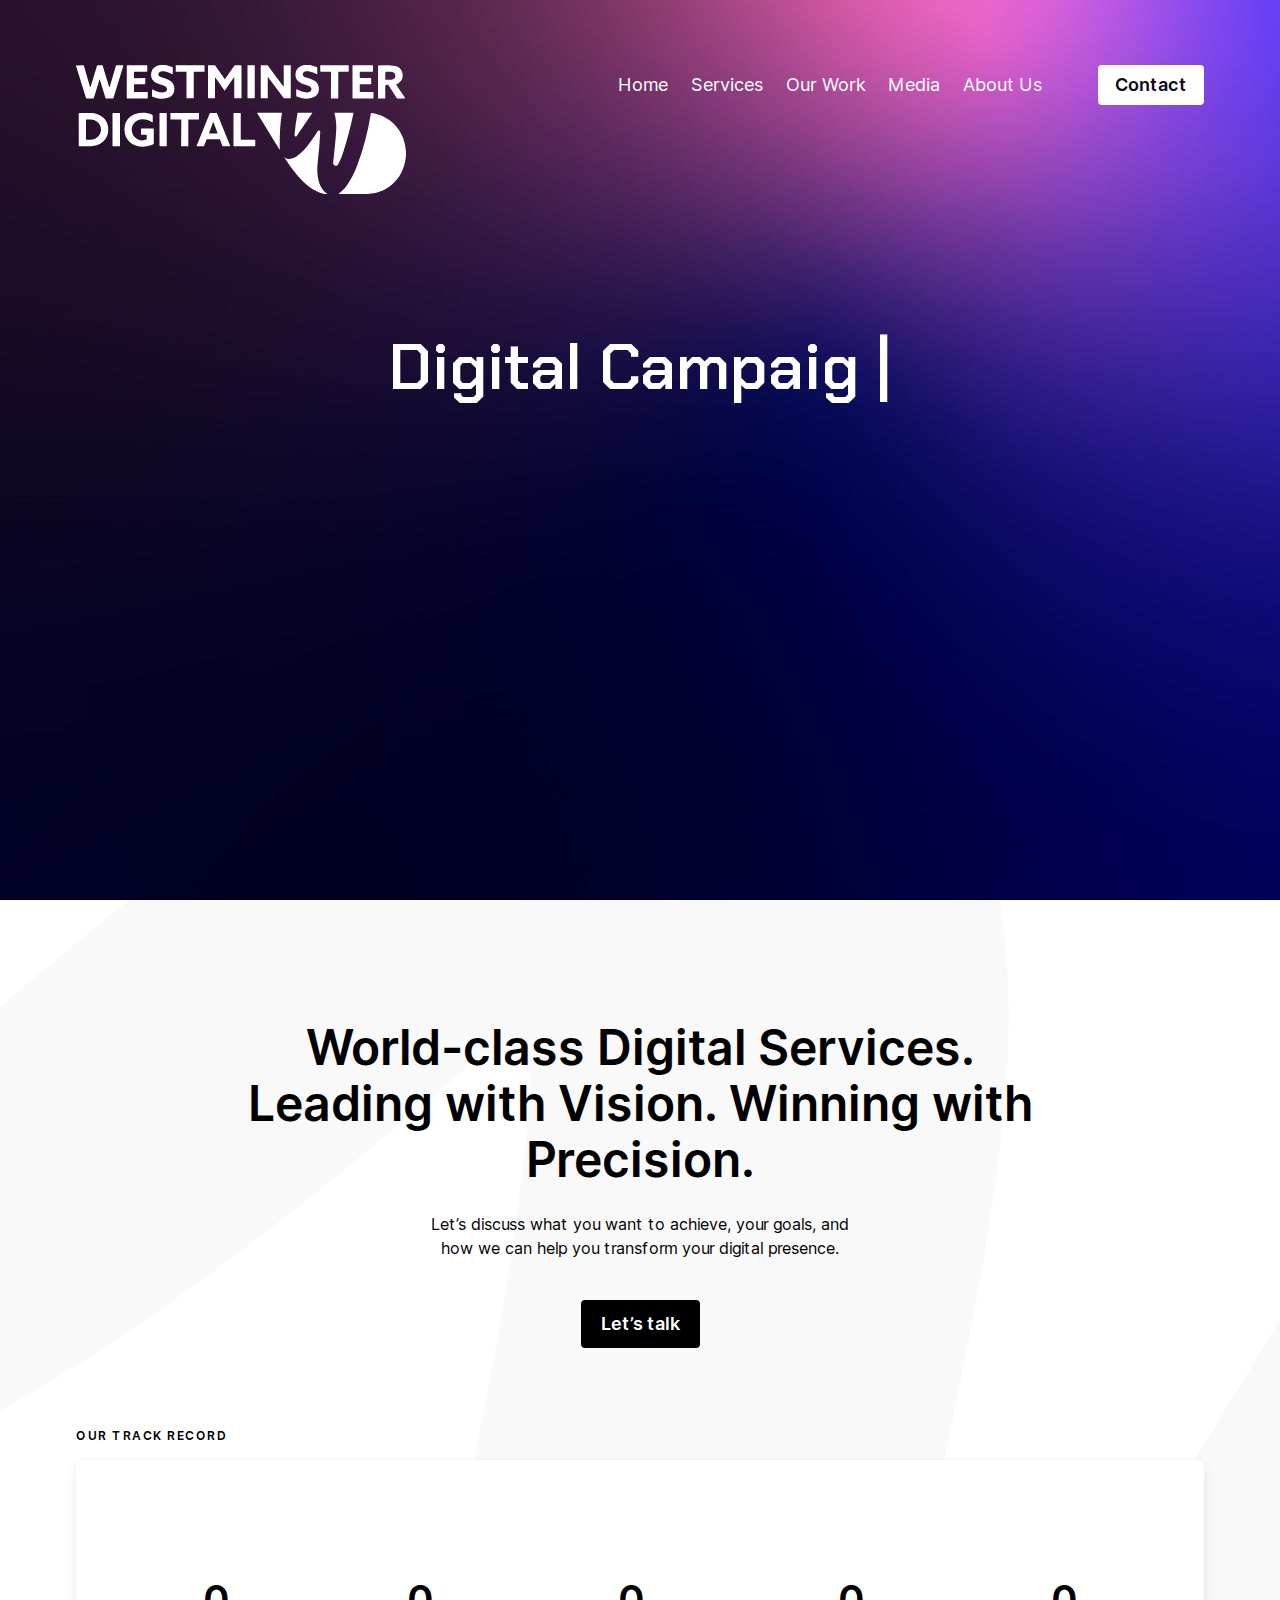
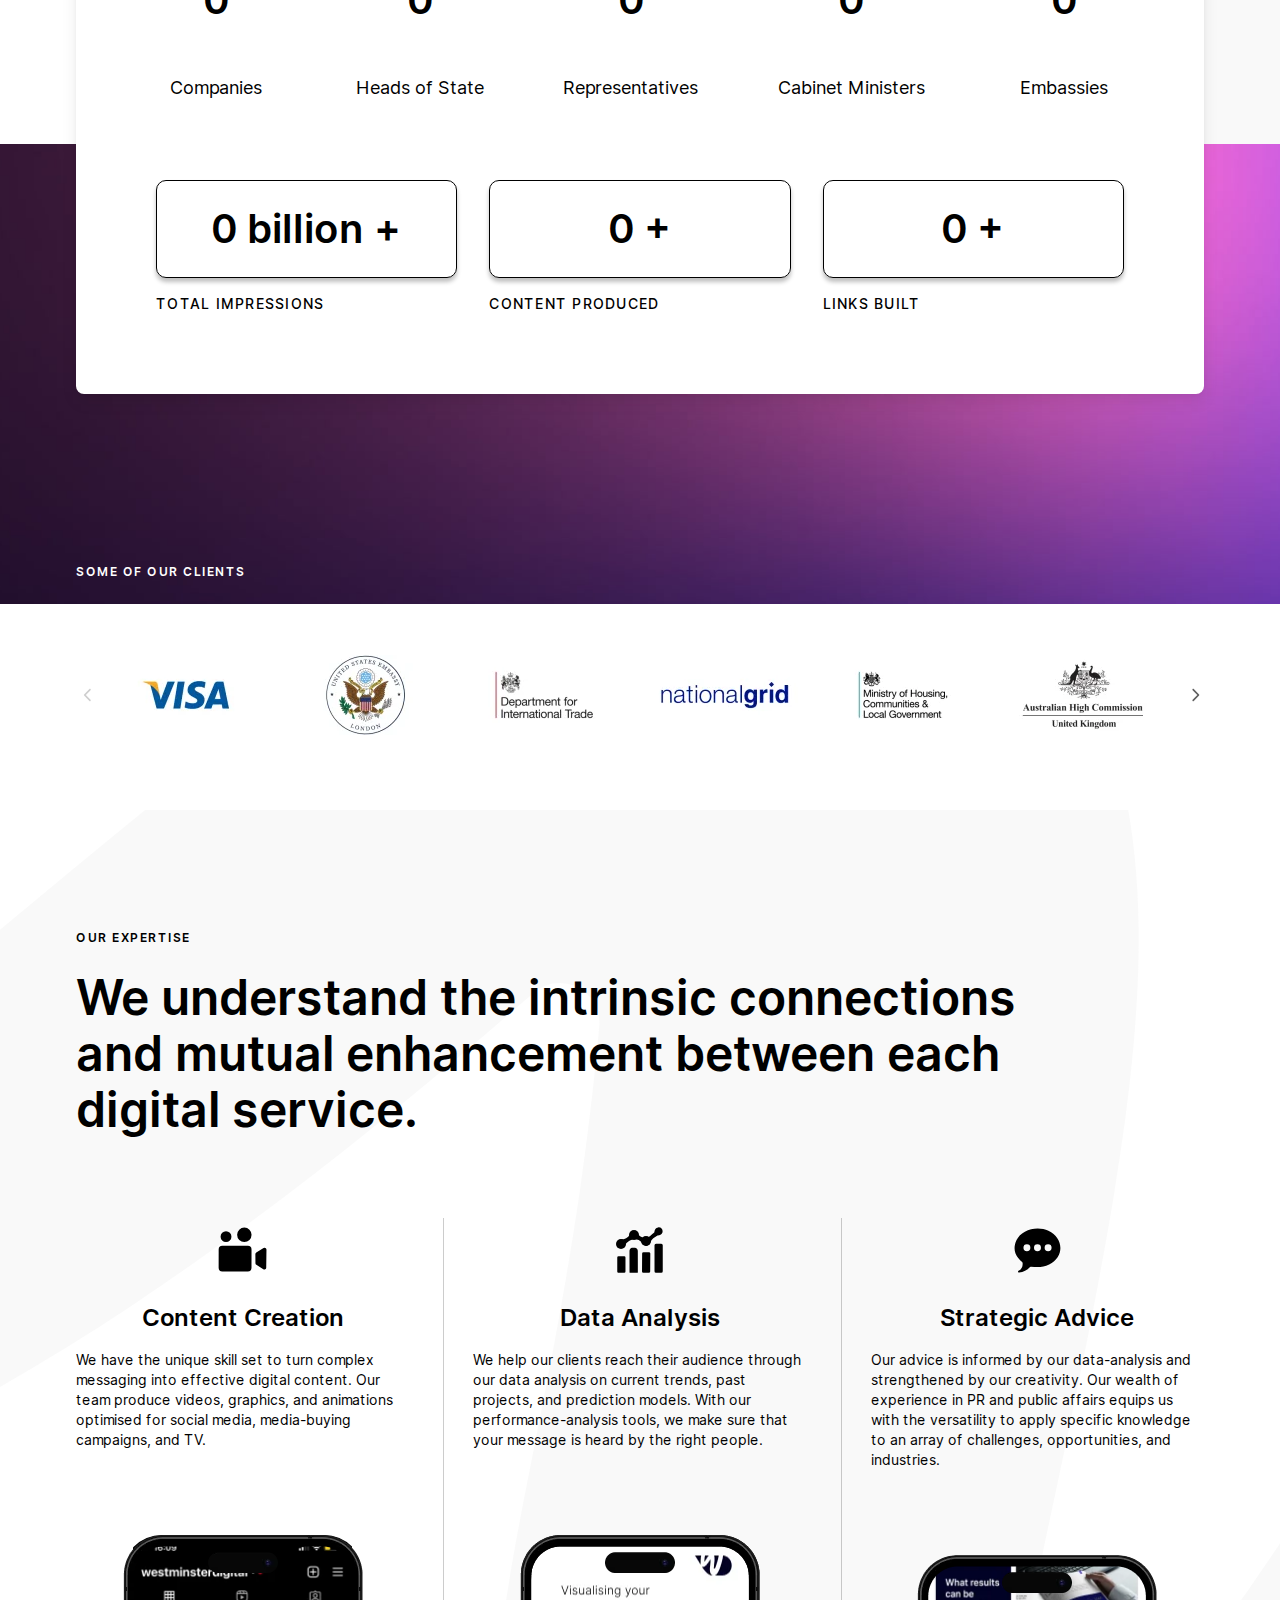
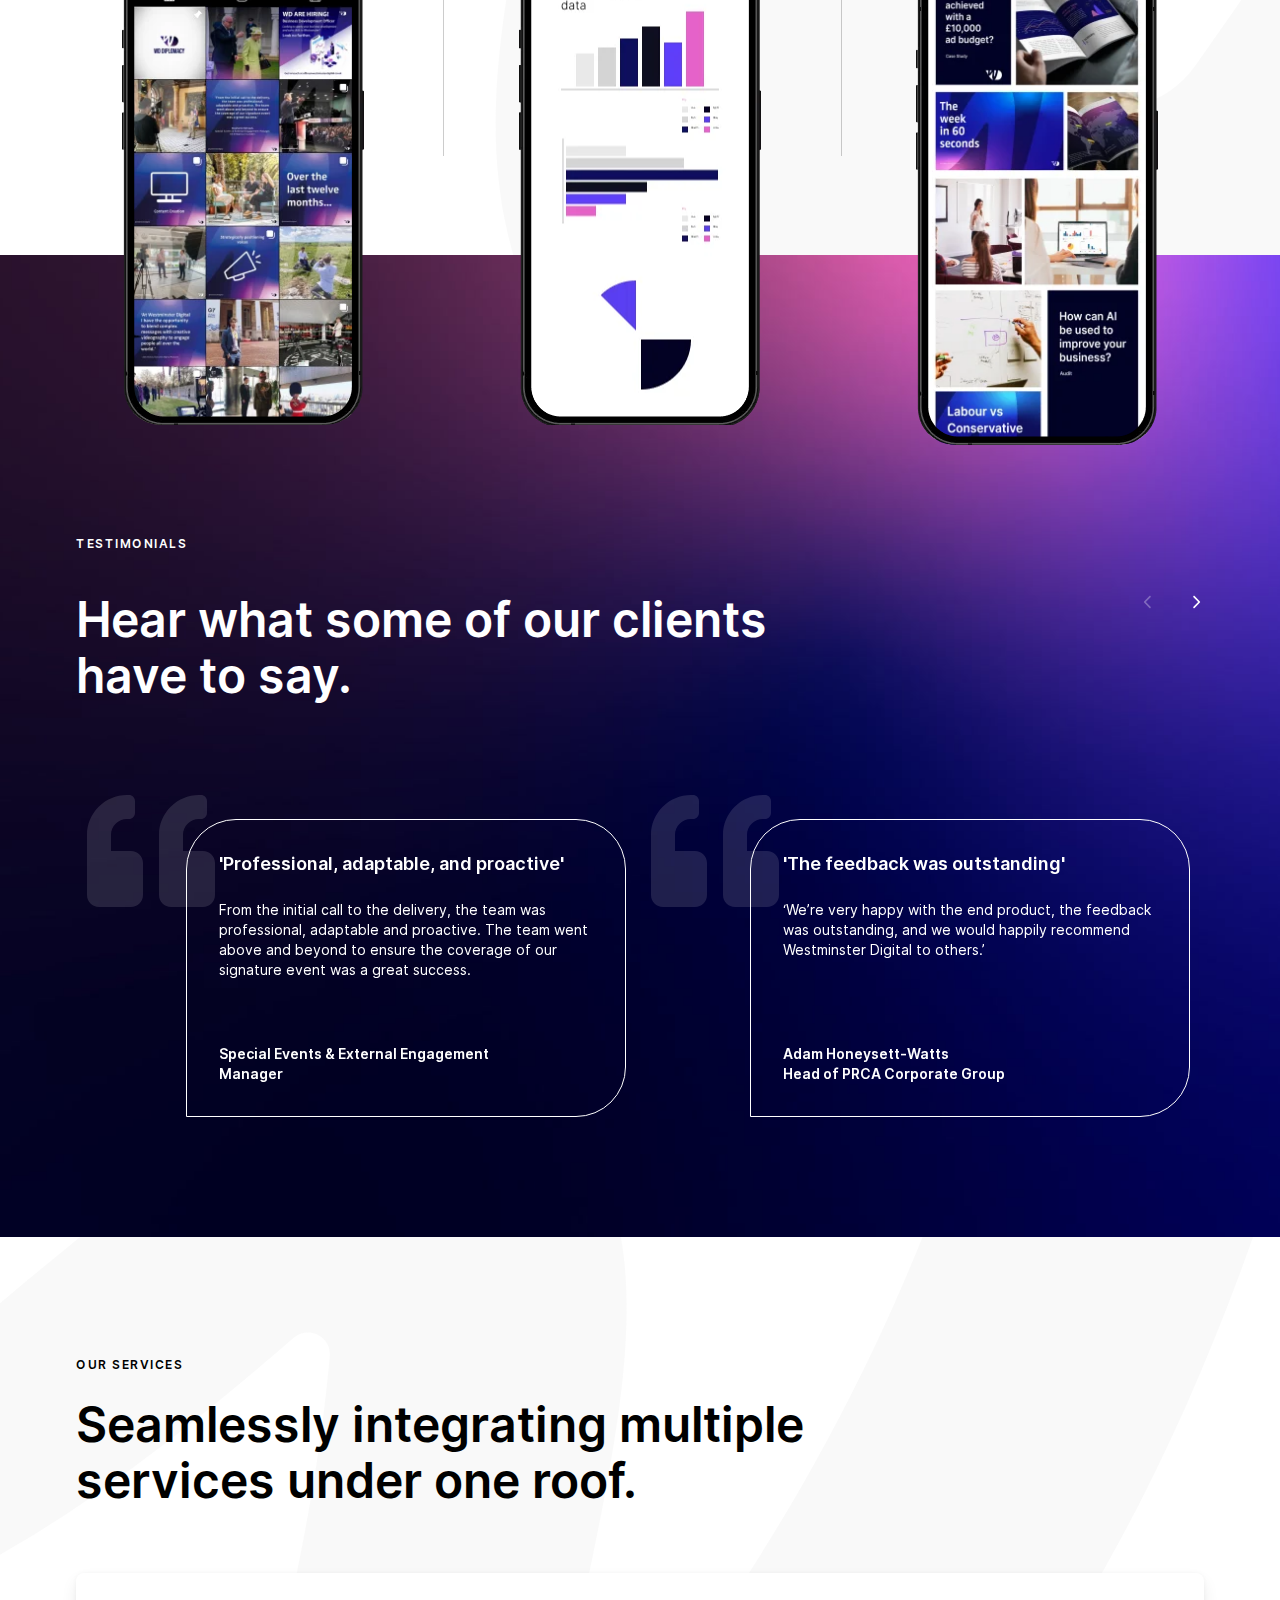
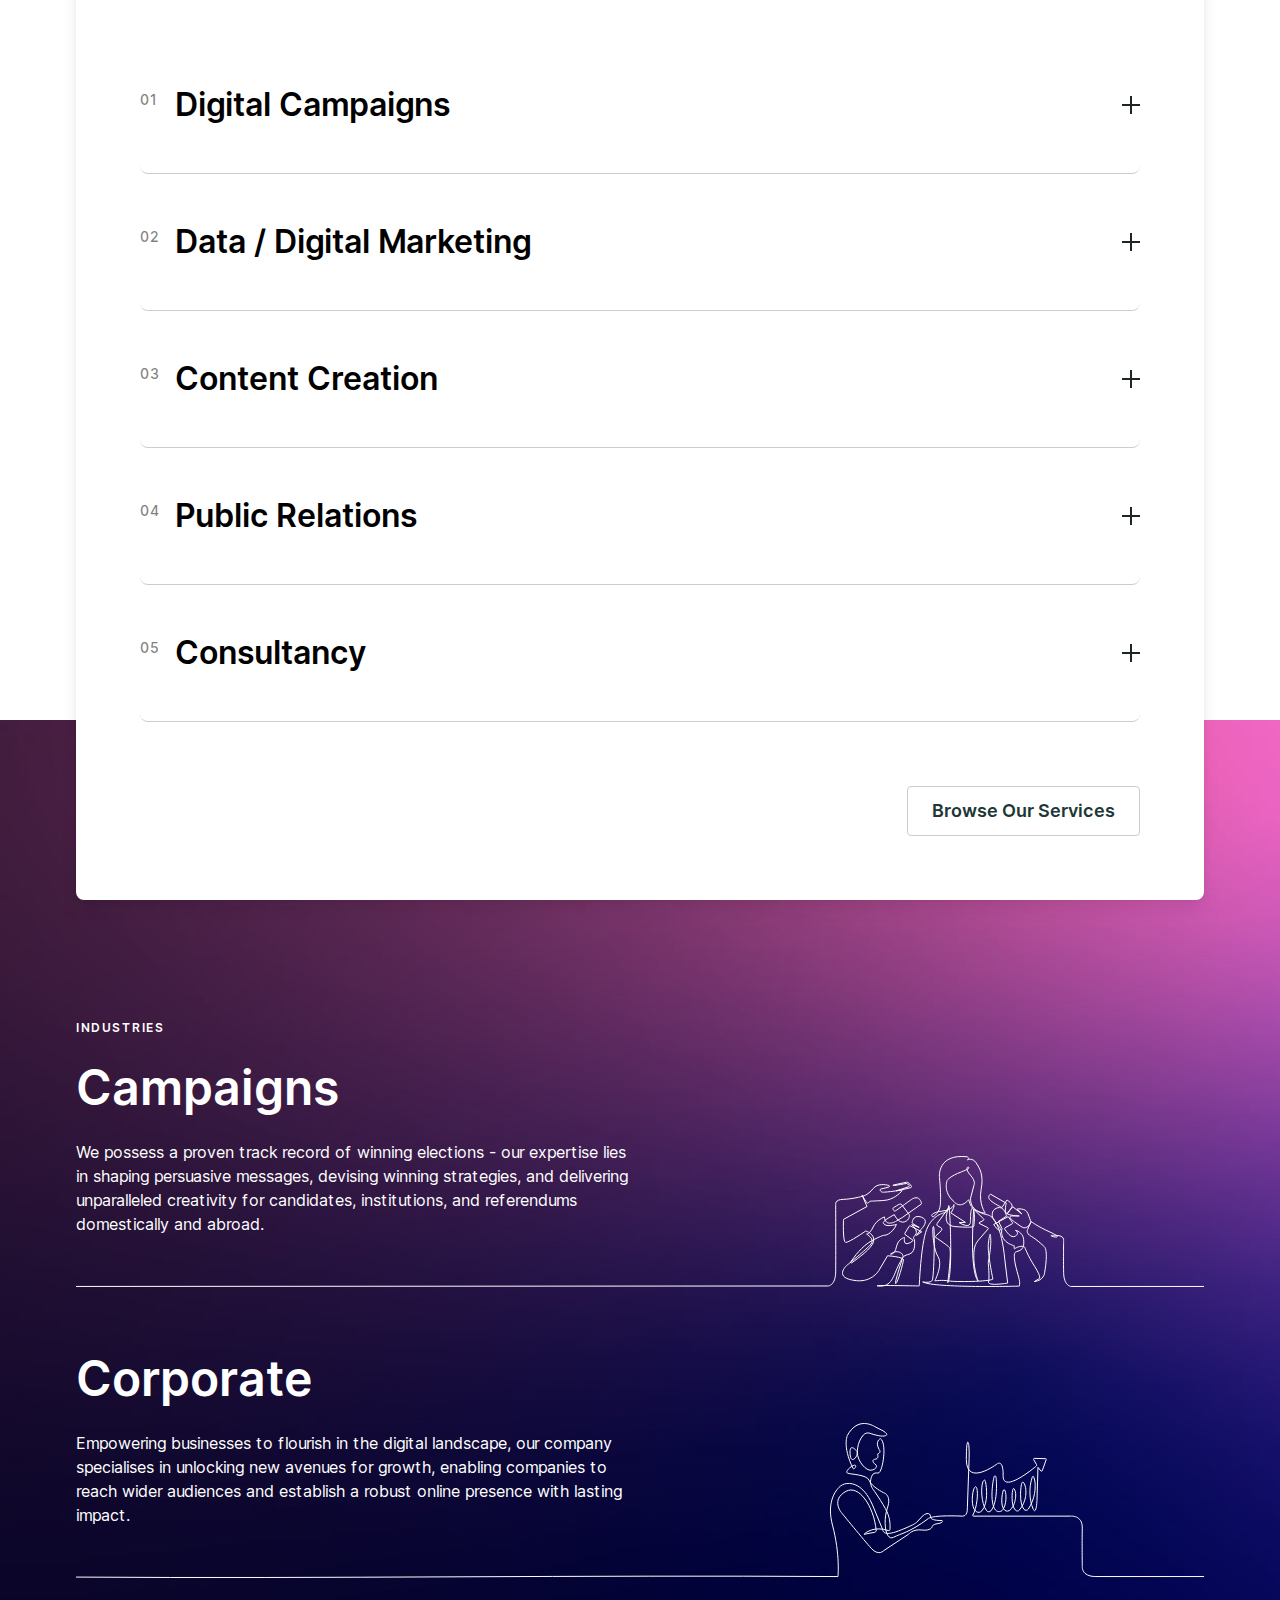
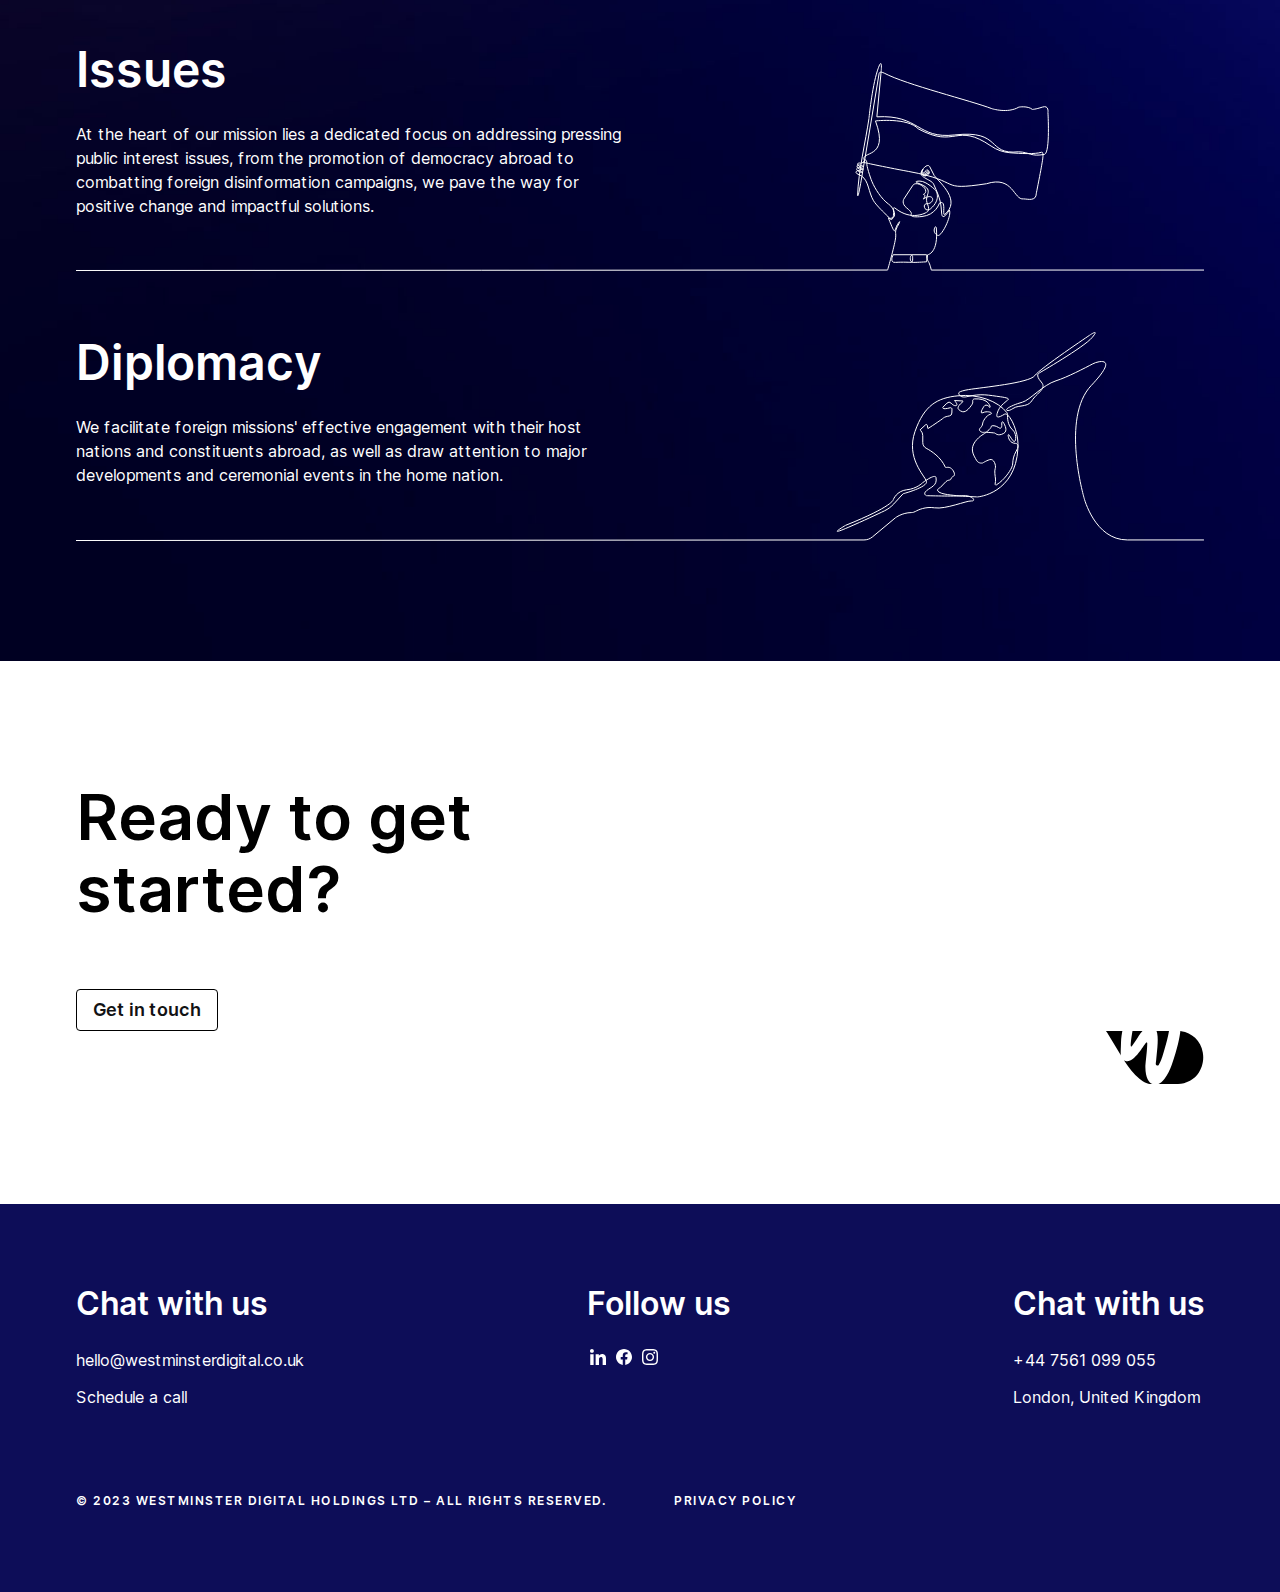
<file: index.html>
<!doctype html>
<html lang="en">

<head>
	<meta charset="UTF-8">
	<meta name="viewport" content="width=device-width, initial-scale=1.0">
	<title>Westminster digital</title>
	<link rel="stylesheet" href="css/app.css">
	<script>/*! @formatter:off modernizr 3.6.0 (Custom Build) | MIT https://modernizr.com/download/?-overflowscrolling-webp-setclasses !*/!function(e,n,t){function r(e,n){return typeof e===n}function o(){var e,n,t,o,i,s,a;for(var l in _)if(_.hasOwnProperty(l)){if(e=[],n=_[l],n.name&&(e.push(n.name.toLowerCase()),n.options&&n.options.aliases&&n.options.aliases.length))for(t=0;t<n.options.aliases.length;t++)e.push(n.options.aliases[t].toLowerCase());for(o=r(n.fn,"function")?n.fn():n.fn,i=0;i<e.length;i++)s=e[i],a=s.split("."),1===a.length?Modernizr[a[0]]=o:(!Modernizr[a[0]]||Modernizr[a[0]]instanceof Boolean||(Modernizr[a[0]]=new Boolean(Modernizr[a[0]])),Modernizr[a[0]][a[1]]=o),w.push((o?"":"no-")+a.join("-"))}}function i(e){var n=S.className,t=Modernizr._config.classPrefix||"";if(B&&(n=n.baseVal),Modernizr._config.enableJSClass){var r=new RegExp("(^|\\s)"+t+"no-js(\\s|$)");n=n.replace(r,"$1"+t+"js$2")}Modernizr._config.enableClasses&&(n+=" "+t+e.join(" "+t),B?S.className.baseVal=n:S.className=n)}function s(e,n){if("object"==typeof e)for(var t in e)b(e,t)&&s(t,e[t]);else{e=e.toLowerCase();var r=e.split("."),o=Modernizr[r[0]];if(2==r.length&&(o=o[r[1]]),"undefined"!=typeof o)return Modernizr;n="function"==typeof n?n():n,1==r.length?Modernizr[r[0]]=n:(!Modernizr[r[0]]||Modernizr[r[0]]instanceof Boolean||(Modernizr[r[0]]=new Boolean(Modernizr[r[0]])),Modernizr[r[0]][r[1]]=n),i([(n&&0!=n?"":"no-")+r.join("-")]),Modernizr._trigger(e,n)}return Modernizr}function a(e,n){return!!~(""+e).indexOf(n)}function l(){return"function"!=typeof n.createElement?n.createElement(arguments[0]):B?n.createElementNS.call(n,"http://www.w3.org/2000/svg",arguments[0]):n.createElement.apply(n,arguments)}function A(e){return e.replace(/([a-z])-([a-z])/g,function(e,n,t){return n+t.toUpperCase()}).replace(/^-/,"")}function u(e,n){return function(){return e.apply(n,arguments)}}function f(e,n,t){var o;for(var i in e)if(e[i]in n)return t===!1?e[i]:(o=n[e[i]],r(o,"function")?u(o,t||n):o);return!1}function c(n,t,r){var o;if("getComputedStyle"in e){o=getComputedStyle.call(e,n,t);var i=e.console;if(null!==o)r&&(o=o.getPropertyValue(r));else if(i){var s=i.error?"error":"log";i[s].call(i,"getComputedStyle returning null, its possible modernizr test results are inaccurate")}}else o=!t&&n.currentStyle&&n.currentStyle[r];return o}function p(e){return e.replace(/([A-Z])/g,function(e,n){return"-"+n.toLowerCase()}).replace(/^ms-/,"-ms-")}function d(){var e=n.body;return e||(e=l(B?"svg":"body"),e.fake=!0),e}function m(e,t,r,o){var i,s,a,A,u="modernizr",f=l("div"),c=d();if(parseInt(r,10))for(;r--;)a=l("div"),a.id=o?o[r]:u+(r+1),f.appendChild(a);return i=l("style"),i.type="text/css",i.id="s"+u,(c.fake?c:f).appendChild(i),c.appendChild(f),i.styleSheet?i.styleSheet.cssText=e:i.appendChild(n.createTextNode(e)),f.id=u,c.fake&&(c.style.background="",c.style.overflow="hidden",A=S.style.overflow,S.style.overflow="hidden",S.appendChild(c)),s=t(f,e),c.fake?(c.parentNode.removeChild(c),S.style.overflow=A,S.offsetHeight):f.parentNode.removeChild(f),!!s}function g(n,r){var o=n.length;if("CSS"in e&&"supports"in e.CSS){for(;o--;)if(e.CSS.supports(p(n[o]),r))return!0;return!1}if("CSSSupportsRule"in e){for(var i=[];o--;)i.push("("+p(n[o])+":"+r+")");return i=i.join(" or "),m("@supports ("+i+") { #modernizr { position: absolute; } }",function(e){return"absolute"==c(e,null,"position")})}return t}function h(e,n,o,i){function s(){f&&(delete U.style,delete U.modElem)}if(i=r(i,"undefined")?!1:i,!r(o,"undefined")){var u=g(e,o);if(!r(u,"undefined"))return u}for(var f,c,p,d,m,h=["modernizr","tspan","samp"];!U.style&&h.length;)f=!0,U.modElem=l(h.shift()),U.style=U.modElem.style;for(p=e.length,c=0;p>c;c++)if(d=e[c],m=U.style[d],a(d,"-")&&(d=A(d)),U.style[d]!==t){if(i||r(o,"undefined"))return s(),"pfx"==n?d:!0;try{U.style[d]=o}catch(v){}if(U.style[d]!=m)return s(),"pfx"==n?d:!0}return s(),!1}function v(e,n,t,o,i){var s=e.charAt(0).toUpperCase()+e.slice(1),a=(e+" "+x.join(s+" ")+s).split(" ");return r(n,"string")||r(n,"undefined")?h(a,n,o,i):(a=(e+" "+E.join(s+" ")+s).split(" "),f(a,n,t))}function y(e,n,r){return v(e,t,t,n,r)}var w=[],_=[],C={_version:"3.6.0",_config:{classPrefix:"",enableClasses:!0,enableJSClass:!0,usePrefixes:!0},_q:[],on:function(e,n){var t=this;setTimeout(function(){n(t[e])},0)},addTest:function(e,n,t){_.push({name:e,fn:n,options:t})},addAsyncTest:function(e){_.push({name:null,fn:e})}},Modernizr=function(){};Modernizr.prototype=C,Modernizr=new Modernizr;var b,S=n.documentElement,B="svg"===S.nodeName.toLowerCase();!function(){var e={}.hasOwnProperty;b=r(e,"undefined")||r(e.call,"undefined")?function(e,n){return n in e&&r(e.constructor.prototype[n],"undefined")}:function(n,t){return e.call(n,t)}}(),C._l={},C.on=function(e,n){this._l[e]||(this._l[e]=[]),this._l[e].push(n),Modernizr.hasOwnProperty(e)&&setTimeout(function(){Modernizr._trigger(e,Modernizr[e])},0)},C._trigger=function(e,n){if(this._l[e]){var t=this._l[e];setTimeout(function(){var e,r;for(e=0;e<t.length;e++)(r=t[e])(n)},0),delete this._l[e]}},Modernizr._q.push(function(){C.addTest=s}),Modernizr.addAsyncTest(function(){function e(e,n,t){function r(n){var r=n&&"load"===n.type?1==o.width:!1,i="webp"===e;s(e,i&&r?new Boolean(r):r),t&&t(n)}var o=new Image;o.onerror=r,o.onload=r,o.src=n}var n=[{uri:"[data-uri]",name:"webp"},{uri:"[data-uri]",name:"webp.alpha"},{uri:"[data-uri]",name:"webp.animation"},{uri:"[data-uri]",name:"webp.lossless"}],t=n.shift();e(t.name,t.uri,function(t){if(t&&"load"===t.type)for(var r=0;r<n.length;r++)e(n[r].name,n[r].uri)})});var Q="Moz O ms Webkit",x=C._config.usePrefixes?Q.split(" "):[];C._cssomPrefixes=x;var E=C._config.usePrefixes?Q.toLowerCase().split(" "):[];C._domPrefixes=E;var T={elem:l("modernizr")};Modernizr._q.push(function(){delete T.elem});var U={style:T.elem.style};Modernizr._q.unshift(function(){delete U.style}),C.testAllProps=v,C.testAllProps=y,Modernizr.addTest("overflowscrolling",y("overflowScrolling","touch",!0)),o(),i(w),delete C.addTest,delete C.addAsyncTest;for(var P=0;P<Modernizr._q.length;P++)Modernizr._q[P]();e.Modernizr=Modernizr}(window,document);/*! @formatter:on */</script>
</head>

<body>
	<div class="page-wrapper">
		<!--Header-->
		<header id="header" class="header">
			<div class="container">
				<div class="header__wrapper">
					<a href="index.html" class="header__logo">
						<svg class="logo-two" width="330" height="129" viewBox="0 0 330 129" fill="none" xmlns="http://www.w3.org/2000/svg">
							<g clip-path="url(#clip0_710_128)">
								<mask id="mask0_710_128" style="mask-type:alpha" maskUnits="userSpaceOnUse" x="0" y="0" width="330" height="129">
									<path fill-rule="evenodd" clip-rule="evenodd" d="M84.0702 0H89.8002L96.3002 1.9C96.6002 1.98667 96.7502 2.18667 96.7502 2.5V8.74C96.7502 9.23333 96.5402 9.35333 96.1202 9.1C93.1802 7.35 84.9502 4.09 82.7202 8.11C82.5347 8.44208 82.4232 8.81031 82.3933 9.18949C82.3633 9.56867 82.4157 9.94984 82.5467 10.3069C82.6778 10.664 82.8844 10.9885 83.1526 11.2583C83.4207 11.5281 83.7439 11.7367 84.1002 11.87C84.9794 12.2019 85.9478 12.5111 86.9531 12.8322C91.7334 14.3589 97.3509 16.1529 98.2102 21.92C100.14 34.87 85.0302 35.5 76.4702 31.68C76.1569 31.54 76.0002 31.2967 76.0002 30.95V24.79C76.0002 24.33 76.2002 24.2167 76.6002 24.45C79.6202 26.21 85.4302 28.4 88.8302 27.08C92.9502 25.46 90.8802 21.2 87.4002 20.41C81.3902 19.06 74.1202 16.19 75.1102 8.7C75.7502 3.84667 78.7369 0.946667 84.0702 0ZM228.33 0H234.04L240.64 1.88C241.047 2 241.25 2.27333 241.25 2.7V8.75C241.25 9.24333 241.033 9.36667 240.6 9.12C237.92 7.54 228.9 3.98 227.06 8.03C226.21 9.9 227.4 11.47 229.25 12.16C230.122 12.4851 231.046 12.7826 231.986 13.0852C236.509 14.5418 241.392 16.1142 242.56 21.43C245.5 34.82 228.68 35.41 220.77 31.61C220.614 31.532 220.482 31.4122 220.391 31.2638C220.299 31.1155 220.25 30.9445 220.25 30.77V24.76C220.249 24.6802 220.27 24.6018 220.31 24.5326C220.349 24.4635 220.407 24.4061 220.476 24.3664C220.545 24.3267 220.624 24.3062 220.703 24.3068C220.783 24.3074 220.861 24.3292 220.93 24.37C224.143 26.25 227.413 27.2967 230.74 27.51C235.6 27.81 237.79 22.43 232.28 20.7C232.053 20.6292 231.826 20.5584 231.598 20.4874C225.446 18.5742 218.797 16.5063 219.54 8.86C220.007 4.04667 222.937 1.09333 228.33 0ZM0 0.380004V0.860004L9.97 33.09C10.0567 33.3633 10.2433 33.5 10.53 33.5H17.07C17.2618 33.5003 17.4486 33.4394 17.6033 33.326C17.758 33.2127 17.8725 33.0529 17.93 32.87L23.47 14.69C23.5967 14.27 23.7233 14.27 23.85 14.69L29.49 33.09C29.57 33.3633 29.7533 33.5 30.04 33.5H36.51C37.03 33.5 37.3667 33.25 37.52 32.75L47.29 1C47.3165 0.91364 47.3224 0.822285 47.3074 0.733219C47.2923 0.644154 47.2566 0.559839 47.2032 0.486995C47.1498 0.414151 47.0801 0.354791 46.9997 0.313646C46.9192 0.272501 46.8303 0.250708 46.74 0.250004H40.69C40.5276 0.249502 40.3692 0.301657 40.2378 0.398829C40.1064 0.496001 40.0091 0.633084 39.96 0.790004L33.64 21.99C33.6272 22.0408 33.5981 22.0855 33.557 22.1172C33.5159 22.149 33.4651 22.1661 33.4122 22.1661C33.3593 22.1661 33.307 22.149 33.2634 22.1172C33.2197 22.0855 33.187 22.0408 33.17 21.99L26.67 0.760004C26.57 0.420004 26.3433 0.250004 25.99 0.250004H21.72C21.3533 0.250004 21.1167 0.42667 21.01 0.780004L14.7 21.45C14.4267 22.3367 14.16 22.3367 13.9 21.45L7.89 0.820004C7.84605 0.670121 7.75462 0.53891 7.62987 0.446705C7.50512 0.354501 7.35403 0.306451 7.2 0.310004L0 0.380004ZM58 19.8V26.45C58 26.5959 58.0579 26.7358 58.1611 26.8389C58.2642 26.9421 58.4041 27 58.55 27H71.2C71.3459 27 71.4858 27.0579 71.5889 27.1611C71.692 27.2642 71.75 27.4041 71.75 27.55V32.95C71.75 33.0959 71.692 33.2358 71.5889 33.3389C71.4858 33.4421 71.3459 33.5 71.2 33.5H51.3C51.1541 33.5 51.0142 33.4421 50.9111 33.3389C50.8079 33.2358 50.75 33.0959 50.75 32.95V0.8C50.75 0.654131 50.8079 0.514236 50.9111 0.411091C51.0142 0.307946 51.1541 0.25 51.3 0.25H70.7C70.8459 0.25 70.9858 0.307946 71.0889 0.411091C71.192 0.514236 71.25 0.654131 71.25 0.8V6.2C71.25 6.34587 71.192 6.48576 71.0889 6.58891C70.9858 6.69205 70.8459 6.75 70.7 6.75H58.55C58.4041 6.75 58.2642 6.80795 58.1611 6.91109C58.0579 7.01424 58 7.15413 58 7.3V12.61C58 12.6831 58.0145 12.7554 58.0428 12.8228C58.0711 12.8902 58.1125 12.9513 58.1646 13.0025C58.2167 13.0537 58.2786 13.094 58.3465 13.121C58.4143 13.1481 58.4869 13.1613 58.56 13.16L68.76 12.94C68.8339 12.9386 68.9073 12.9522 68.9759 12.9799C69.0445 13.0075 69.1067 13.0487 69.159 13.101C69.2113 13.1533 69.2525 13.2155 69.2801 13.2841C69.3078 13.3527 69.3214 13.4261 69.32 13.5L69.22 18.71C69.2174 18.8541 69.1583 18.9915 69.0554 19.0925C68.9526 19.1935 68.8141 19.25 68.67 19.25H58.55C58.4041 19.25 58.2642 19.3079 58.1611 19.4111C58.0579 19.5142 58 19.6541 58 19.8ZM117.75 32.94V7.1C117.75 7.00717 117.787 6.91815 117.853 6.85251C117.918 6.78688 118.007 6.75 118.1 6.75H128.15C128.243 6.75 128.332 6.71312 128.397 6.64749C128.463 6.58185 128.5 6.49283 128.5 6.4V0.6C128.5 0.507174 128.463 0.41815 128.397 0.352513C128.332 0.286875 128.243 0.25 128.15 0.25H100.1C100.007 0.25 99.9182 0.286875 99.8525 0.352513C99.7869 0.41815 99.75 0.507174 99.75 0.6V6.4C99.75 6.49283 99.7869 6.58185 99.8525 6.64749C99.9182 6.71312 100.007 6.75 100.1 6.75H110.15C110.243 6.75 110.332 6.78688 110.397 6.85251C110.463 6.91815 110.5 7.00717 110.5 7.1L110.49 32.91C110.49 33.0028 110.527 33.0918 110.593 33.1575C110.658 33.2231 110.747 33.26 110.84 33.26L117.4 33.29C117.493 33.29 117.582 33.2531 117.647 33.1875C117.713 33.1218 117.75 33.0328 117.75 32.94ZM157.85 12.61L149.02 25.36C148.787 25.6933 148.553 25.6933 148.32 25.36L139.49 12.68C139.457 12.6331 139.409 12.5981 139.355 12.5801C139.3 12.5621 139.241 12.562 139.186 12.5798C139.131 12.5977 139.084 12.6326 139.05 12.6794C139.017 12.7262 138.999 12.7825 139 12.84V32.74C139 33.06 138.837 33.2233 138.51 33.23L132.53 33.3C132.177 33.3067 132 33.1333 132 32.78V0.650001C132 0.383334 132.133 0.250001 132.4 0.250001H138.51C138.671 0.249759 138.83 0.288624 138.974 0.363389C139.118 0.438155 139.244 0.546677 139.34 0.680001L148.5 13.73C148.727 14.0567 148.953 14.0567 149.18 13.73L158.3 0.760001C158.54 0.420001 158.867 0.250001 159.28 0.250001H164.75C165.25 0.250001 165.5 0.500001 165.5 1V32.72C165.5 33.04 165.34 33.2033 165.02 33.21L158.8 33.34C158.433 33.3467 158.25 33.1667 158.25 32.8V12.73C158.25 12.2633 158.117 12.2233 157.85 12.61ZM171.91 0.27002H178.37C178.596 0.27002 178.78 0.453583 178.78 0.680019V32.84C178.78 33.0665 178.596 33.25 178.37 33.25H171.91C171.684 33.25 171.5 33.0665 171.5 32.84V0.680019C171.5 0.453583 171.684 0.27002 171.91 0.27002ZM208.08 0.250084H214.42C214.508 0.250084 214.591 0.284852 214.653 0.346739C214.715 0.408626 214.75 0.492563 214.75 0.580084V32.9201C214.75 33.0076 214.715 33.0915 214.653 33.1534C214.591 33.2153 214.508 33.2501 214.42 33.2501H207.92C207.868 33.2513 207.816 33.2401 207.769 33.2175C207.722 33.1949 207.682 33.1615 207.65 33.1201L192.35 12.4101C192.31 12.3527 192.252 12.3096 192.186 12.2872C192.119 12.2647 192.047 12.264 191.98 12.2852C191.913 12.3064 191.855 12.3483 191.814 12.405C191.772 12.4616 191.75 12.5299 191.75 12.6001V33.0401C191.75 33.0843 191.741 33.128 191.724 33.1687C191.707 33.2094 191.682 33.2463 191.65 33.277C191.618 33.3078 191.581 33.3319 191.539 33.3479C191.498 33.3639 191.454 33.3714 191.41 33.3701L185.07 33.1901C184.984 33.1875 184.903 33.1516 184.843 33.09C184.783 33.0284 184.75 32.9459 184.75 32.8601V0.580084C184.75 0.492563 184.785 0.408626 184.847 0.346739C184.909 0.284852 184.992 0.250084 185.08 0.250084H191.55C191.602 0.248909 191.654 0.260075 191.701 0.282669C191.748 0.305264 191.788 0.338646 191.82 0.380084L207.15 21.2201C207.191 21.2783 207.249 21.3217 207.317 21.344C207.384 21.3662 207.457 21.3661 207.525 21.3437C207.592 21.3212 207.65 21.2776 207.691 21.2193C207.732 21.161 207.752 21.0911 207.75 21.0201V0.580084C207.75 0.536748 207.759 0.493836 207.775 0.453799C207.792 0.413761 207.816 0.377382 207.847 0.346739C207.877 0.316096 207.914 0.291788 207.954 0.275204C207.994 0.25862 208.037 0.250084 208.08 0.250084ZM244.87 6.75H254.46C254.611 6.75 254.756 6.81005 254.863 6.91695C254.97 7.02385 255.03 7.16883 255.03 7.32L254.91 32.87C254.91 33.0195 254.969 33.1629 255.074 33.2696C255.178 33.3762 255.321 33.4374 255.47 33.44L261.67 33.53C261.746 33.5313 261.821 33.5176 261.891 33.4895C261.962 33.4615 262.026 33.4197 262.08 33.3666C262.134 33.3136 262.177 33.2503 262.206 33.1805C262.235 33.1106 262.25 33.0357 262.25 32.96V7.32C262.25 7.16883 262.31 7.02385 262.417 6.91695C262.524 6.81005 262.669 6.75 262.82 6.75H272.18C272.331 6.75 272.476 6.68995 272.583 6.58305C272.69 6.47615 272.75 6.33117 272.75 6.18V0.82C272.75 0.668827 272.69 0.523845 272.583 0.416949C272.476 0.310053 272.331 0.25 272.18 0.25H244.73C244.655 0.249988 244.58 0.265057 244.51 0.294325C244.44 0.323594 244.377 0.366476 244.324 0.420469C244.271 0.474462 244.229 0.538484 244.201 0.608798C244.173 0.679112 244.159 0.754309 244.16 0.83L244.3 6.19C244.303 6.33943 244.364 6.48186 244.471 6.5866C244.577 6.69134 244.721 6.75002 244.87 6.75ZM284.36 27H296.89C297.052 27 297.207 27.0643 297.321 27.1787C297.436 27.2931 297.5 27.4482 297.5 27.61V32.89C297.5 33.0518 297.436 33.2069 297.321 33.3213C297.207 33.4357 297.052 33.5 296.89 33.5H277.11C277.03 33.5 276.951 33.4842 276.877 33.4536C276.803 33.4229 276.735 33.378 276.679 33.3213C276.622 33.2647 276.577 33.1974 276.546 33.1234C276.516 33.0494 276.5 32.9701 276.5 32.89V0.86C276.5 0.779894 276.516 0.700572 276.546 0.626563C276.577 0.552555 276.622 0.485309 276.679 0.428665C276.735 0.372021 276.803 0.327089 276.877 0.296433C276.951 0.265778 277.03 0.25 277.11 0.25H296.38C296.542 0.25 296.697 0.314268 296.811 0.428665C296.926 0.543062 296.99 0.698218 296.99 0.86V6.14C296.99 6.30178 296.926 6.45694 296.811 6.57134C296.697 6.68573 296.542 6.75 296.38 6.75H284.36C284.28 6.75 284.201 6.76578 284.127 6.79643C284.053 6.82709 283.985 6.87202 283.929 6.92866C283.872 6.98531 283.827 7.05255 283.796 7.12656C283.766 7.20057 283.75 7.27989 283.75 7.36V12.47C283.75 12.551 283.766 12.6311 283.797 12.7058C283.829 12.7804 283.874 12.8481 283.932 12.9049C283.99 12.9617 284.058 13.0064 284.133 13.0365C284.209 13.0665 284.289 13.0813 284.37 13.08L294.54 12.97C294.62 12.9687 294.7 12.9831 294.774 13.0126C294.849 13.042 294.917 13.0859 294.974 13.1416C295.032 13.1973 295.078 13.2638 295.11 13.3373C295.142 13.4108 295.159 13.4899 295.16 13.57L295.26 18.63C295.261 18.7109 295.247 18.7913 295.216 18.8665C295.186 18.9417 295.142 19.0101 295.085 19.0678C295.028 19.1255 294.96 19.1714 294.886 19.2026C294.811 19.2339 294.731 19.25 294.65 19.25H284.36C284.28 19.25 284.201 19.2658 284.127 19.2964C284.053 19.3271 283.985 19.372 283.929 19.4287C283.872 19.4853 283.827 19.5526 283.796 19.6266C283.766 19.7006 283.75 19.7799 283.75 19.86V26.39C283.75 26.4701 283.766 26.5494 283.796 26.6234C283.827 26.6974 283.872 26.7647 283.929 26.8213C283.985 26.878 284.053 26.9229 284.127 26.9536C284.201 26.9842 284.28 27 284.36 27ZM309.3 32.9001L309.23 21.5401C309.23 21.1341 309.361 20.7388 309.604 20.4136C309.847 20.0883 310.189 19.8505 310.578 19.7356C310.968 19.6208 311.384 19.6352 311.765 19.7766C312.145 19.918 312.47 20.1788 312.69 20.5201L320.71 33.0601C320.796 33.1947 320.914 33.3056 321.054 33.3825C321.194 33.4594 321.35 33.4998 321.51 33.5001H328.54C328.625 33.4998 328.708 33.4766 328.781 33.4328C328.854 33.3891 328.913 33.3264 328.953 33.2516C328.993 33.1767 329.012 33.0924 329.008 33.0077C329.004 32.9229 328.977 32.8408 328.93 32.7701L320.36 19.9001C320.133 19.5601 320.21 19.3201 320.59 19.1801C329.4 15.7901 328.58 2.9601 319.22 1.0101C314.953 0.123434 309.393 -0.0698994 302.54 0.430101C302.18 0.456767 302 0.650101 302 1.0101V32.8701C302 33.0319 302.065 33.187 302.182 33.3014C302.298 33.4158 302.456 33.4801 302.62 33.4801L308.79 33.4101C309.13 33.4101 309.3 33.2401 309.3 32.9001ZM309.29 14.4201L309.31 7.1201C309.31 7.03258 309.345 6.94864 309.407 6.88676C309.469 6.82487 309.552 6.7901 309.64 6.7901L314.6 6.8001C315.844 6.80305 317.035 7.1692 317.913 7.81804C318.79 8.46689 319.282 9.3453 319.28 10.2601V11.3201C319.279 11.7733 319.156 12.2217 318.92 12.6399C318.683 13.058 318.336 13.4376 317.9 13.7571C317.463 14.0765 316.945 14.3295 316.376 14.5016C315.806 14.6737 315.196 14.7616 314.58 14.7601L309.62 14.7501C309.532 14.7501 309.449 14.7153 309.387 14.6534C309.325 14.5916 309.29 14.5076 309.29 14.4201ZM57.2802 59.3102C52.0902 68.0002 61.0702 78.4202 70.3502 74.5802C70.4689 74.5294 70.57 74.4454 70.6411 74.3388C70.7122 74.2321 70.7502 74.1074 70.7502 73.9802V70.7502C70.7502 70.4849 70.6449 70.2306 70.4573 70.0431C70.2698 69.8555 70.0154 69.7502 69.7502 69.7502H65.7502C65.2502 69.7502 65.0002 69.5002 65.0002 69.0002V64.0002C65.0002 63.6668 65.1669 63.5002 65.5002 63.5002H77.2502C77.5836 63.5002 77.7502 63.6668 77.7502 64.0002V78.4802C77.7502 78.8002 77.6069 79.0268 77.3202 79.1602C64.5702 85.3102 48.3102 79.8902 48.4402 64.0002C48.5602 49.6302 64.8302 44.6402 76.1702 49.8202C76.3428 49.8974 76.4894 50.0234 76.5923 50.1831C76.6952 50.3428 76.7501 50.5293 76.7502 50.7202V56.9802C76.7512 57.0481 76.7335 57.1149 76.699 57.1735C76.6645 57.232 76.6146 57.2799 76.5547 57.3119C76.4948 57.3439 76.4272 57.3588 76.3594 57.355C76.2916 57.3511 76.2261 57.3287 76.1702 57.2902C70.3402 53.2902 61.3102 52.5502 57.2802 59.3102ZM203.76 84.3C203.66 72.16 203.83 60.3 205.94 48.28C206 47.9267 205.85 47.75 205.49 47.75H181.53C181.157 47.75 181.067 47.91 181.26 48.23L203.41 84.4C203.432 84.4344 203.465 84.4608 203.503 84.4753C203.541 84.4897 203.583 84.4915 203.622 84.4802C203.662 84.469 203.696 84.4454 203.721 84.4129C203.746 84.3805 203.76 84.3409 203.76 84.3ZM236.29 48L220.68 71.11C220.59 71.2434 220.465 71.35 220.319 71.4186C220.173 71.4873 220.011 71.5154 219.85 71.5C218.904 71.4067 218.487 70.6533 218.6 69.24C219.167 62.16 220.144 55.14 221.53 48.18C221.59 47.8933 221.767 47.75 222.06 47.75H236.15C236.357 47.75 236.404 47.8333 236.29 48ZM258.48 48.15C260.007 54.15 260.577 59.9967 260.19 65.69C259.59 74.5033 258.603 84.9267 257.23 96.96C256.92 99.6 258.29 101.49 261.1 100.45C261.433 100.33 261.687 100.117 261.86 99.81C263.84 96.33 265.623 92.14 267.21 87.24C271.363 74.42 274.783 61.4567 277.47 48.35C277.485 48.2773 277.483 48.2023 277.466 48.1303C277.448 48.0583 277.414 47.9912 277.367 47.9337C277.321 47.8763 277.261 47.83 277.194 47.7982C277.127 47.7665 277.054 47.75 276.98 47.75H258.79C258.51 47.75 258.407 47.8833 258.48 48.15ZM2.72021 48.4501C2.72021 48.3546 2.75814 48.263 2.82566 48.1955C2.89317 48.128 2.98474 48.0901 3.08021 48.0901L14.9302 48.0601C17.1984 48.0558 19.4451 48.4554 21.5421 49.2361C23.6391 50.0168 25.5453 51.1632 27.1518 52.61C28.7583 54.0568 30.0336 55.7755 30.905 57.6681C31.7763 59.5606 32.2267 61.5899 32.2302 63.6401V65.5201C32.2374 69.6597 30.4252 73.6329 27.1921 76.5659C23.9591 79.4989 19.57 81.1515 14.9902 81.1601L3.14021 81.1901C3.04474 81.1901 2.95317 81.1522 2.88566 81.0846C2.81814 81.0171 2.78021 80.9256 2.78021 80.8301L2.72021 48.4501ZM10.0202 54.8401L9.96021 74.3801C9.96017 74.4633 9.99251 74.5432 10.0504 74.6029C10.1082 74.6626 10.1871 74.6975 10.2702 74.7001L14.4802 74.7201C15.8553 74.7256 17.2179 74.4738 18.4904 73.9792C19.7628 73.4846 20.92 72.7569 21.896 71.8376C22.8719 70.9183 23.6475 69.8254 24.1784 68.6213C24.7093 67.4172 24.9852 66.1256 24.9902 64.8201V64.5201C25.0004 61.8841 23.9073 59.3518 21.9513 57.4803C19.9954 55.6087 17.3368 54.5511 14.5602 54.5401L10.3502 54.5201C10.3074 54.5188 10.2647 54.526 10.2247 54.5415C10.1847 54.557 10.1482 54.5804 10.1174 54.6102C10.0867 54.6401 10.0622 54.6758 10.0455 54.7153C10.0288 54.7548 10.0202 54.7972 10.0202 54.8401ZM37.1 48H43.4C43.7314 48 44 48.2686 44 48.6V80.66C44 80.9914 43.7314 81.26 43.4 81.26H37.1C36.7686 81.26 36.5 80.9914 36.5 80.66V48.6C36.5 48.2686 36.7686 48 37.1 48ZM90.2402 48H84.0002C83.7186 48 83.4902 48.2283 83.4902 48.51V80.73C83.4902 81.0117 83.7186 81.24 84.0002 81.24H90.2402C90.5219 81.24 90.7502 81.0117 90.7502 80.73V48.51C90.7502 48.2283 90.5219 48 90.2402 48ZM94.8802 54.5H104.9C105.009 54.5 105.113 54.5432 105.19 54.6201C105.267 54.697 105.31 54.8013 105.31 54.91L105.12 80.84C105.12 80.9487 105.163 81.053 105.24 81.1299C105.317 81.2068 105.421 81.25 105.53 81.25H111.9C112.009 81.25 112.113 81.2068 112.19 81.1299C112.267 81.053 112.31 80.9487 112.31 80.84L112.27 54.91C112.27 54.8013 112.313 54.697 112.39 54.6201C112.467 54.5432 112.571 54.5 112.68 54.5H122.59C122.699 54.5 122.803 54.4568 122.88 54.3799C122.957 54.303 123 54.1987 123 54.09V48.41C123 48.3013 122.957 48.197 122.88 48.1201C122.803 48.0432 122.699 48 122.59 48H94.8402C94.7314 48 94.6272 48.0432 94.5503 48.1201C94.4734 48.197 94.4302 48.3013 94.4302 48.41L94.4702 54.09C94.4702 54.1987 94.5134 54.303 94.5903 54.3799C94.6672 54.4568 94.7714 54.5 94.8802 54.5ZM130.52 74.53L128.06 80.97C128.029 81.0533 127.973 81.125 127.899 81.1751C127.826 81.2253 127.739 81.2514 127.65 81.25H121.03C120.96 81.2501 120.89 81.233 120.828 81.2001C120.766 81.1672 120.713 81.1196 120.673 81.0613C120.634 81.0031 120.609 80.936 120.602 80.866C120.594 80.7961 120.604 80.7253 120.63 80.66L133.79 48.27C133.822 48.1901 133.877 48.1217 133.949 48.0736C134.02 48.0255 134.104 47.9998 134.19 48H140.6C140.686 47.9998 140.77 48.0255 140.841 48.0736C140.913 48.1217 140.968 48.1901 141 48.27L154.15 80.66C154.176 80.7253 154.186 80.7961 154.178 80.866C154.171 80.936 154.146 81.0031 154.107 81.0613C154.067 81.1196 154.014 81.1672 153.952 81.2001C153.89 81.233 153.82 81.2501 153.75 81.25H146.85C146.761 81.2514 146.674 81.2253 146.601 81.1751C146.527 81.125 146.471 81.0533 146.44 80.97L143.98 74.53C143.949 74.4467 143.893 74.375 143.819 74.3249C143.746 74.2747 143.659 74.2486 143.57 74.25H130.93C130.841 74.2486 130.754 74.2747 130.681 74.3249C130.607 74.375 130.551 74.4467 130.52 74.53ZM133.09 68.05C133.073 68.1003 133.068 68.1539 133.075 68.2065C133.082 68.2591 133.102 68.3093 133.132 68.3531C133.162 68.3968 133.202 68.4329 133.248 68.4584C133.295 68.4839 133.347 68.4982 133.4 68.5L141.17 68.49C141.225 68.4903 141.28 68.4772 141.329 68.4518C141.377 68.4264 141.419 68.3894 141.451 68.3442C141.482 68.2989 141.503 68.2466 141.509 68.1919C141.516 68.1372 141.509 68.0816 141.49 68.03L137.59 57.52C137.566 57.4541 137.523 57.3971 137.466 57.3568C137.408 57.3165 137.34 57.2949 137.27 57.2949C137.2 57.2949 137.132 57.3165 137.074 57.3568C137.017 57.3971 136.974 57.4541 136.95 57.52L133.09 68.05ZM178.74 74.75H165.26C165.125 74.75 164.995 74.6963 164.899 74.6006C164.804 74.505 164.75 74.3753 164.75 74.24V48.51C164.75 48.3747 164.696 48.245 164.601 48.1494C164.505 48.0537 164.375 48 164.24 48H158.01C157.875 48 157.745 48.0537 157.649 48.1494C157.554 48.245 157.5 48.3747 157.5 48.51V80.74C157.5 80.807 157.513 80.8733 157.539 80.9352C157.564 80.997 157.602 81.0533 157.649 81.1006C157.697 81.148 157.753 81.1856 157.815 81.2112C157.877 81.2368 157.943 81.25 158.01 81.25H178.74C178.807 81.25 178.873 81.2368 178.935 81.2112C178.997 81.1856 179.053 81.148 179.101 81.1006C179.148 81.0533 179.186 80.997 179.211 80.9352C179.237 80.8733 179.25 80.807 179.25 80.74V75.26C179.25 75.1247 179.196 74.995 179.101 74.8994C179.005 74.8037 178.875 74.75 178.74 74.75ZM330 87.37V89.8C328.8 111.41 313.75 128.05 291.68 129H262.29C265.923 126.387 268.777 123.583 270.85 120.59C275.14 114.38 278.29 108.25 281.07 100.83C287.463 83.7833 292.063 66.3467 294.87 48.52C294.95 48.0333 295.233 47.83 295.72 47.91C316.02 51.24 329.14 66.85 330 87.37ZM248.69 129H251.56C241.5 122.45 240.45 108.11 241.74 97.0798C242.94 86.8598 243.777 76.7965 244.25 66.8898C244.267 66.5894 244.183 66.2919 244.012 66.0446C243.841 65.7973 243.592 65.6143 243.304 65.5247C243.017 65.435 242.708 65.4439 242.427 65.55C242.145 65.656 241.907 65.853 241.75 66.1098L241.597 66.3546C236.487 74.5245 220.232 100.517 208.64 92.3798C208.609 92.361 208.573 92.3531 208.538 92.3574C208.502 92.3616 208.469 92.3777 208.443 92.4031C208.418 92.4285 208.402 92.4617 208.398 92.4974C208.393 92.5331 208.401 92.5692 208.42 92.5998C217.05 106.12 231.69 126.08 248.69 129Z" fill="#04021A" />
								</mask>
								<g mask="url(#mask0_710_128)">
									<g clip-path="url(#clip1_710_128)">
										<rect width="506.092" height="235.263" transform="translate(-12 -72)" fill="url(#paint0_linear_710_128)" />
										<g filter="url(#filter0_f_710_128)">
											<circle cx="-11.5" cy="-49.5" r="95.5" fill="#231BA1" />
										</g>
										<g filter="url(#filter1_f_710_128)">
											<path d="M212 197.749C212 246.224 168.611 230.599 120.151 230.599C71.6909 230.599 34.4588 228.772 34.4588 180.297C34.4588 131.821 21.9176 53 70.3774 53C118.837 53 212 149.273 212 197.749Z" fill="url(#paint1_linear_710_128)" />
										</g>
									</g>
								</g>
							</g>
							<defs>
								<filter id="filter0_f_710_128" x="-207" y="-245" width="391" height="391" filterUnits="userSpaceOnUse" color-interpolation-filters="sRGB">
									<feFlood flood-opacity="0" result="BackgroundImageFix" />
									<feBlend mode="normal" in="SourceGraphic" in2="BackgroundImageFix" result="shape" />
									<feGaussianBlur stdDeviation="50" result="effect1_foregroundBlur_710_128" />
								</filter>
								<filter id="filter1_f_710_128" x="-57" y="-37" width="359" height="360" filterUnits="userSpaceOnUse" color-interpolation-filters="sRGB">
									<feFlood flood-opacity="0" result="BackgroundImageFix" />
									<feBlend mode="normal" in="SourceGraphic" in2="BackgroundImageFix" result="shape" />
									<feGaussianBlur stdDeviation="45" result="effect1_foregroundBlur_710_128" />
								</filter>
								<linearGradient id="paint0_linear_710_128" x1="-10" y1="126" x2="280" y2="42" gradientUnits="userSpaceOnUse">
									<stop stop-color="#3522A3" />
									<stop offset="1" stop-color="#000017" />
								</linearGradient>
								<linearGradient id="paint1_linear_710_128" x1="129.9" y1="172.084" x2="44.6833" y2="47.8931" gradientUnits="userSpaceOnUse">
									<stop stop-color="#FF75D8" />
									<stop offset="1" stop-color="#6E3CD0" />
								</linearGradient>
								<clipPath id="clip0_710_128">
									<rect width="330" height="129" fill="white" />
								</clipPath>
								<clipPath id="clip1_710_128">
									<rect width="506.092" height="235.263" fill="white" transform="translate(-12 -72)" />
								</clipPath>
							</defs>
						</svg>
					</a>
					<div class="header__menu" data-menu>
						<div class="header__wrap">
							<nav class="nav">
								<ul class="nav__list list-reset">
									<li class="nav__item">
										<a href="index.html" class="nav__link">
											<span>Home</span>
										</a>
									</li>
									<li class="nav__item">
										<a href="services.html" class="nav__link">
											<span>Services</span>
										</a>
									</li>
									<li class="nav__item">
										<a href="ourwork.html" class="nav__link">
											<span>Our Work</span>
										</a>
									</li>
									<li class="nav__item">
										<a href="media.html" class="nav__link">
											<span>Media</span>
										</a>
									</li>
									<li class="nav__item">
										<a href="about.html" class="nav__link">
											<span>About Us</span>
										</a>
									</li>
								</ul>
							</nav>
							<div class="header__chat">
								<div class="header__name">
									Chat with us
								</div>
								<a href="mailto:hello@westminsterdigital.co.uk">hello@westminsterdigital.co.uk</a>
								<a href="#">Schedule a call</a>
							</div>
						</div>
						<button type="button" class="menu-close" data-close>
							<svg xmlns="http://www.w3.org/2000/svg" width="18" height="18" viewBox="0 0 18 18" fill="none">
								<path d="M16.5 16.5L1.5 1.5M16.5 1.5L1.5 16.5" stroke="white" stroke-width="2.22222" stroke-linecap="round" stroke-linejoin="round" />
							</svg>
						</button>
					</div>
					<div class="header__btns">
						<button class="burger" aria-label="Open menu" aria-expanded="false" data-burger>
							<span class="burger__line"></span>
						</button>
						<a href="contacts.html" class="b-btn b-btn--white">
							Contact
						</a>
					</div>
				</div>
			</div>
		</header>
		<main class="main">

			<section class="hero hero--home" id="hero">
				<div class="hero__wrapper">
					<div class="hero__content">
						<div class="hero__item hero__item--main active" data-hero-item="">
							<h1 class="hero__title hero__title--first">
								<span class="hero__title-wrapper">
									<span data-title-typed="Digital Campaigns Designed to Inspire"></span>
									<span class="typed-cursor">|</span>
								</span>
								<span class="title-hide">Digital Campaigns Designed to Inspire</span>
							</h1>
							<div class="hero__images">
								<div class="hero__img">
									<svg class="svg hero__svg hero__svg--one" width="2100" height="200" xmlns="http://www.w3.org/2000/svg" viewbox="0 0 2138 201">
										<defs>
											<style>
												.cls-1 {
													fill: none;
													stroke: #fff;
													stroke-linejoin: round;
												}
											</style>
										</defs>
										<g>
											<path class="cls-1" d="m0,193.91h697.92s18.07,1.16,25.4-8.15c7.34-9.3,8.41-18.96,8.41-18.96l.31-14.27c.42-16.22-.04-33.05.4-50,.19-5.8.38-15.81.26-21.11-.07-3.35,1.29-7.4,4.16-9.12,2.34-1.4,6.09-1.67,10.96-1.74,12.17-.18,38.55.81,38.55.81,0,0,7.47-.45,7.69,11.45.29,15.38-1.07,96.97-1.07,96.97,0,0-1.4,9.83-13.69,9.57-9.1-.19-28.83-.53-37.28-.97-3.52-.18-6.88-2.12-8.28-5.35-1.1-2.54-3.62-3.88-2.23-9.96.03-.12.53-4.2.37-3.94-1.02,1.73-.58,3.94-.36,7.65.27,4.46.95,6.35,5.99,10.32,2.39,1.89,4.38,1.98,17.91,1.74h0s7.11.61,13.7.16c0,0,11.85-.82,18.34-6.6.38-.34.61-.75.61-.75.22-.29.34-.65.34-1.02.1-7.34,1.25-93.01,1.25-99.69s-5.37-6.62-5.37-6.62l-19.19-.76s-3.59.29-4.03,2.55c-.44,2.26.94,2.01.94,2.01,0,0,2.28.81,2.42-1.61.13-2.42-3.76-2.82-3.76-2.82,0,0-9.39-.28-17.58-.13-7.34.13-7.07,8.54-7.07,8.54l-.13,92.18s-.37,9.59,11.63,10.11c34.99,1.84,35.92-2.29,40.78-3.17-4.74,8.11-27.85,8.94-42.66,9.21-29.32,1.54-5.9,2.21-5.9,2.21,0,0,21.54-.34,34.68-.67,13.15-.34,6.31,1.07,6.31,1.07l-28.85,2.42,37.41-1.63s6.26,1.97,15.39-3.94c8.05-5.21,30.85-18.11,36.09-21.06.67-.38,1.08-1.09,1.08-1.85V42.82s-1.74-7.16,12.75-6.98c14.49.18,198.4,0,198.4,0,0,0,10.38-1.79,10.56,10.74.18,12.52,0,122.77,0,122.77h-218.75c-2.12,0-4.21.51-6.1,1.48l-34.84,17.97s-9.53,4.83,1.07,4.7c10.6-.13,288.48,0,288.48,0,0,0,17.58-.27,5.1-5.1-11.7-4.53-39.11-20.27-44.01-25.53-.54-.58-1.29-.9-2.07-.9l-199.46.27s-2.68.27-2.42-4.56.27-108.42.27-108.42c0,0-.81-4.29,4.56-4.56,5.37-.27,91.17.81,91.17.81,5.8.03,11.17-5,6.47-5.07-3.8-.05-3.46,5.07,5.4,5.07s90.17-.81,90.17-.81c0,0,5.9-1.07,5.64,5.37-.25,6.1-.15,100.03-.14,109.92,0,.54-.32,1.02-.81,1.24-3.1,1.34-8.69,4.02-38.95,1.82-71.82-5.22-142.76-1.78-161.27-1.39-1.68.04-3.3.64-4.59,1.72l-5.38,4.48c-.72.6-.89,1.63-.4,2.43,1.15,1.87,3.39,4.97,5.81,5.47,3.49.72,4.47-3.07,1.97-3.04-1.22.02-1.93.83-1.62,1.55.39.88,1.33,1.4,2.3,1.36l12.83-.49,42.67.54,65.21.27s62.83-1.38,79.16-.27c14.62,1,11.44,2.3,7.52,3.08-2.33.46-4.71.67-7.09.67h-8.76l-63.87,1.88-41.06-.27-91.24-2.06s-12.7-1.61-13.06,3.4c-.36,5.01,8.95,3.94,8.95,3.94l215.08-3.16c4.51-.07,8.98,1.2,12.65,3.82,2.1,1.5,4.01,3.47,4.84,5.96,2.33,6.98,7.29,7.34,7.29,7.34,0,0,10.87,2.42,13.46-7.69-.25-14.67-.51-29.33-.76-44-.07-4.29.08-8.58.45-12.85,1.51-17.25,3.02-34.49,4.54-51.74,0,0,.81-29.69,0-49.38V8.56s-1.88-8.05,12.88-8.05,98.22,0,98.22,0h109.76s10.02-.61,9.79,10.47c-.27,13.16.03,132.57.03,132.57v12.34s-.43,5.9-11.17,5.9h-133.37s-.18,16.73-2.15,19.41-8.41,4.65-8.41,4.65c0,0-9.3,4.48,4.65,8.23,13.95,3.75,64.76,4.47,72.99-3.04,8.23-7.51-5.05-8.51-5.05-8.51,0,0-5.53,1.98-3.74-20.74l-126.63-.45-13.42-.18s-4.65.28-4.38-9.03c-.12-9.81.03-12.28.03-12.28l.03-44.42-.97,41.97c-.02,1.2.94,2.18,2.14,2.19,76.4.44,219.47,1.45,225.79.33.47-.08,2.09-.37,2.3-1.22,0,0,.28-1.17-8.74-6.68,0,0-202.88.25-207.71.25-3.31.01-3.66-5.37-3.66-5.37,0,0,.44-110.03.04-113.78-.4-3.76,2.42-3.35,2.42-3.35l97.28.27s7.77-.7,8.5-2.4c.63-1.48-1.7-2.01-1.7-2.01,0,0-2.77-.58-2.24,2.01,1.61,2.33,6.44,2.37,6.44,2.37,0,0,93.39-.37,97.32-.37,3.22.01,3.22,1.79,3.22,1.79l.22,120.63,8.71,6.74c.9.69,1.24,1.89.85,2.95-1.29,3.51-4.53,10.84-8.82,10.33,0,0-2.42.2-2.62-1.54-.2-1.74,1.74-1.68,1.74-1.68,0,0,1.41,0,1.07,1.41s-.63,2.86-8.36,1.65c0,0-1.83-.36-1.65-1.52.18-1.16,1.65-1.21,1.65-1.21,0,0,2.22-.27,1.92,1.34-.29,1.62-5.55,2.55-5.55,2.55,0,0-11.09-1.57-16.82.76-5.72,2.33-13.95,7.6-21.02,7.69-7.07.09-81,2.15-81,2.15,0,0-10.87.94,4.43,1.88,15.3.94,39.45-.81,39.45-.81,0,0,9.26-1.21,8.99,4.16-.27,5.37-1.07,13.02,7.25,14.49,8.32,1.48-1.07,7.38-1.07,7.38,0,0-3.09,2.3-36.5,3.23-33.41.93-39.18-6.45-39.18-6.45,0,0-12.21,11.18,65.08,10.29,59.64-.69,83-3.72,90.56-5.07,2.33-.42,4.54-1.35,6.44-2.76,2.2-1.64,4.93-4.32,6.81-7.37,0,0,10.36-12.51,10.36-57.6,0-40.28.04-58.35.05-61.75,0-.72.12-1.45.41-2.11.65-1.53,2.31-3.68,6.55-3.68h27.85c1.84,0,3.68-.29,5.41-.94,1.11-.42,2.2-.99,2.83-1.76.84-1.03-.66-2.4-1.62-1.48-.66.64-.74,1.55,1.07,2.67,1.45.9,3.15,1.33,4.86,1.33h33.47s5.17,0,5.17,4.83v114.47c0,1.08-.26,2.17-.83,3.09-.86,1.38-2.6,2.85-6.12,2.85h-73.52s-5.21-.18-5.21-5.68l-.4-47.02c-2.48,7.98.47,28.51,1.39,38.14.27,2.83.29,5.67.07,8.5-.17,2.21-.07,4.92,1.27,6.06,1.79,1.52,12.73.79,18.3.31,1.88-.16,3.75-.25,5.64-.24,3.5.02,11.32-.21,26.3-1.73,12-1.22,18.89.31,22.33,1.6,1.62.61,3.02,1.67,4.06,3.05l1.61,2.13c.28.36.61.69,1.01.91.79.43,1.74.52,2.61.22,2.41-.82,5.98-2.5,6.22-8.77V56.91c.36-7.69-7.87-8.59-7.87-8.59h-79.39s-8.23.89-7.87,8.59v123.14c-.36,7.69,7.87,8.59,7.87,8.59l74.07-.89c22.36-.54,5.01,2.5,5.01,2.5,0,0-27.91,1.61-55.82,1.97-20.44.26-15.55,1.1-11.47,1.53,1.65.17,3.31.26,4.98.26l104.53-.1h659.73" />
										</g>
									</svg>
								</div>
							</div>
						</div>
						<div class="hero__item" data-hero-item="">
							<h1 class="hero__title hero__title--second">
								<span class="hero__title-wrapper">
									<span data-title-typed="Strategic Insights that Fuel Growth and Deliver Results"></span>
									<span class="typed-cursor">|</span>
								</span>
								<span class="title-hide">Strategic Insights that Fuel Growth and Deliver Results</span>
							</h1>
							<div class="hero__images">
								<div class="hero__img">
									<svg class="svg hero__svg hero__svg--two" width="2100" height="200" xmlns="http://www.w3.org/2000/svg" viewbox="0 0 2139 199">
										<defs>
											<style>
												.cls-1 {
													fill: none;
													stroke: #fff;
													stroke-linecap: round;
													stroke-linejoin: round;
												}
											</style>
										</defs>
										<g>
											<path class="cls-1" d="m.5,189.3c3.86,0,588.25,1.42,592,.63,6.14-1.29,5.21-9.2,4.83-13.36-1.51-5.54-.09-25.22-6.42-26.42-3.89-.52-7.52,2.19-11.48.94-6.25-3.07,1.18-8.97,5.91-8.65,8.18-1.33,17.84,5.44,21.61-4.87,2.99-8.26,21.42-25.31,28.45-12.63,1.27,3.13,2.16,14.48,7.47,14.37,4.5-.78,6.83-5.35,10.59-7.42,4.06-2.38,8.96-3.23,13.59-4.17,3.31-.32,7.88,1.37,8.95-2.88.74-4.71-2.2-9.2,4.39-11.11,1.29-1.03.13-2.77,0-3.98,1.72-10.98,1.06-26.85-13.06-30.46-13.48-4.22-30.88,3.05-28.23,17.78,1.54,9.33-2.23,17.39,12.13,15.7,3.25-.61-1.45-8.75-2.38-10.55-.62-.8-1.66-1.53-2.67-1.23-3.22.96-.96,6.58-1.32,8.54-1.77,5.73-11.38,6.43-7.41,14.05,3.36,7.53,2.12,17.61,12.18,7.35,1.04-.72,2.27-1.22,1.83-2.74-1.2-3.32-11.59-10.15-3.72-11.85,7.84,2.03,14.31,7.91,21.55,11.43,5.83,3.38,10.03,6.79,12.18,12.89,4.4,10.2,3.99,22.81,14.77,29.48,4.86,6.56-14.07,3.39-17.38,3.62-7.3.46-7.9-6.59-7.19-11.58.59-4.7.06-10.56,2.75-14.58,2.11,6.29.8,21.49-7.15,24.09-5.74-2.12-1.13-17.89-2.28-23.01.18-10.92-9.71-7.68-10.59-15.2.93-2.02,5.98-3.85,8.28-3.23,2.32,2.24,2.16,7.12-.79,8.91-1.88,1.1-5.26,1.05-6.45,2.77-2.01,5.21-.2,11.2-.88,16.67-.87,3.43.24,7.51-1.81,10.47-5.21,2.61-12.32-2.51-17.82-3.32-7.28-2.02-2.12-21.17-9.25-27.96-4.87-7.12-14.59-4.68-18.32,2.19-9.55,11.9.37,25.78,5.45,37.55,1.78,4.49,5.05,8.51,10.58,8.53,4.85-.08,11.71,3.15,15.64-.1,12.94-19.83,19.49-13.06,39.44-11.93,13.55-.18,32.68-2.28,39.76,10.81,3.09,1.23,22.6,1.97,20.77,5.55-.51,1-1.93,1.2-3.13,1.28-8.95.54-17.9,1.08-26.85,1.62-15.85,1.49-31.74.56-46.81-4.39.84,3.61-4.2,4.63-7.23,4.2-19.95-1.28-40.61,2.16-60.23-.95-1.53-1.19-.43-3.04,1.5-2.65,21.57.7,43.1-1.61,64.54-3.91,22.77-2.37,47.84-6.12,69.56,1.94-.96,2.78-51.65,5.76-39.12.11,10.98-1.17,22.07-2.34,33.08-1.33,6.2,1.23,17.2.39,16.14-7.41-2.11-8.05-3.84-16.07-2.71-24.28-13.35,17.84-37.17.33-50.3-9.07-3.2-4.8,10.96-25.92,12.21-33.85,5.98-17.34,15.87-33.08,21.89-50.42,1.61-4.63,4.2-8.55,8.03-11.92,10.41-10.41,27.91-1.85,33.04,9.05,1.88,8.78.36,18.06,1.99,26.98.99,9.64-4.2,19.09-9.03,27.7-10.09,19.5-19.98-9.34-32.85-6-14.56,1.53.61,26.88-9.37,33.22-6.83,1.26-7.96-8.7-9.05-13.1-.39-6.57-2.24-13.36-.77-19.85,5.24-8.73,9.04-18.48,14.91-26.92,6.75-10.67,10.11-24.65,23.4-30.36,3.58-1.79,4.2,3.66,3.92,5.68-.04,8.87-9.79,14.65-10.64,23.06.35,6.36,7.82,11.77,14.61,12.01,4.58.13,6.84-3.37,7.71-6.97,2.17-3.38,5.12-9.61,10.27-8.86,5.33,8.86-2.81,17.28-3.52,26.23-1.39,7.76-4.58,15.24-9.3,21.79-20.26-37.64,18.28-22.96,4.45-59.64-1.37-3.32-2.82-6.62-6.58-8.09-3.54,1.91-2.35,8.19-5.58,10.79-3.58,5.08-12.36,6.25-12.89,12.92,1.38,10.3,10.78,19.49,7.04,30.46-.37,2.57-3.31,2.49-4.86.73-7.89-6.23-9.13-16.33-13.35-24.34-4.59-.89.91,9.03.97,11.11.89,1.64-.47,4.35-2.54,2.81-1.33-1.02-1.29-3.89-3.25-3.96-15.25,7.01,11.6,34.16,20.01,39.39,8.64,5.23,18.6,8.61,28.88,9.78,5.36.89,11.02-2.29,15.43,2.01,2.41,1.46,6.22,5.95,8.98,3.13,2.7-3.55,3.52-9.83,0-13.1-3.2-2.33-7.76-1.73-11.37-2.75-.43-.43-.22-1.1-.05-1.66.67-2.2-.4-7.16-3.19-8.09-4.89-.72-3.92,5.43-3.7,8.21,1.7,15.21-12,28.55-8.24,43.49,5.66,8.89-2.19,11.9-11.15,10.21-7.22-.42-13.15-5.9-9.59-12.56,6.82-15.88,6.17-35.64,20.08-48.21,6.42-5.77,18.78-1.54,15.61,7.32-3.95,12.3-9.4,24.1-11.39,36.95-1.65,4.59.31,9.4,6.09,9.14,3.67.01,8.02.97,11.34-.72,5.35-5.79-15.53-3.48-16.63-.37-6.12,7.85,16.06,6.59,17.12,1.8,3.28-13.08,7.58-26.12,7.2-39.65-.15-5.41-8.46-3.98-12.52-5.12-11.26-.93-24.43-.72-32.42-9.28-1.24-1.58-3.37-2.72-4.93-.96-5.14,4.71-4.69,11.97-4.52,18.15,1.39,10.51-5.19,36.14,7.36,40.72,5.92,1.95,12.3.91,18.43,1.15,8.78.4,17.15,4.14,25.8,5.48,17.34,1.28,34.86.7,52.25.58,6.41-.4,13.46.56,19.44-1.92,5.92-4.94,4.54-13.93,6.93-20.57,1.82-10.09,4.92-20.1,6.01-30.24-1.76-7.18-12.99-2.89-18.63-3.53-15.25.3-30.52,1.41-45.77,1.14-4.89-.33-10.68-1.17-14.66,2.08-10.3,13.62,1.1,21.72-19.92,6.05,4.88-6.2,7.12-17.94-2.65-20.93,4.9-1.27,9.95-3.15,14.9-4.51,4.61-1.4,9.03-1.81,10.66-6.49,1.36-4.7,5.96-16.64-2.42-16.99-3.16,2.38-2.07,7.49-.3,10.43,3.78,4.31,3.67,6.67.29,11.06-2.59,7.02,5.13,15.98,13,16.36,8.99,1.1,15.92-3.37,21.39-9.31,8.16,2.14,9.52,12.89,20.97,9.9,3.46-13.73-1.3-28.57.49-42.65,2.52-13.2-23.33-19.13-33.12-25.71-3.02,17.04,2.61,11.11-13.65,16.58-6.64,3.05-6.15,9.62-4.6,15.28.58,5.63-2.51,11.17-2,16.8.94,7.24,7.59,15.26,15.67,16.69,11.9-.88,13.2-15.35,20.13-22.06,7.01-4.62,19.6-1.05,21.63,6.92,2.17,6.41-5.27,14.45-12.25,10.13-2.55-1.41-5.17-3.1-7.59-4.81-1.3-.92-2.54-1.99-3.89-2.84-.78-.49-2.8-1.01-2.7-2.1,3.88-5.93,7.36-12.58,6.65-19.63-.6-10.54-9.48-16-19.73-17.48-.45-19.78,11.67-34.58,34.76-31.07-4.08,10.59-3.55,24.34,4.12,33.3,4.68-4.51,7.8-10.66,12.39-15.41,4.21-4.73,9.24-9,15.37-11.39,3.9-2.06,1.45-7.38.48-10.53-.51-5.42,4.64-9.56,4.49-15.05.77-6.42-.85-14.27-7.95-17.17-6.38-2.16-16.85-2.59-20.2,4.05-15.57,22.77-4.37,10.47-8.66,29.4.91,24.98,34.48,7.15,31.95-10.47,2.79-10.27-12.78-13.11-20.24-8.94-4.16,2.84-9.03,6.76-10.11,11.56,2.05-6.88,17-10.01,23.79-8.64,15.45,7.63-7.51,21.57,13.62,30.45,18.74,6.36,11.55,15.85,13.37,29.55,4.14,9.23,12.41,16.46,16.07,26.05,5.52,9.96,5.46,16.45-6.52,21.63-2.83,2.46-6.57,4.06-10.5,2.84-16.77-4.59-12.67-20.98-20.67-31.22-3.53-4.04-8.86-2.41-8.71,2.78-.41,7.8,1.06,16.78,7.03,22.69,3.82,3.02,9.19,2.82,13.92,2.59,11.14.91,23.7-.24,21.82-13.52-.37-11.55-8.26-20.64-14.7-29.93-7.18-8.97-20.98-4.41-27.63,2.86-6.37,6.97-7.09,16.09-4.67,24.61,1.75,8.51,8.41,14.58,14.6,20.67,5.77,6.58,8.68,15.24,14.4,21.77,2.69-6.92,2.05-25.27,14.48-15.95,1.09.58,2.29.07,2.84-.92,2.93-18.98,28.21-12.93,36.49-.56,6.24,10.01,12.69,23.11,9.14,34.59-1.48,5.12-7.01,6.69-12.29,5.89-9.54-2.13-43.43,4.51-46.2-4.16.03-11.14,35.93-2.91,45.36-7.37,6.17-1.95,2.77-7.04-1.04-9.44-5.56-6.07-6.91-15.06-12.27-21.08,3.87,22.26,15.64,31.81-18.32,28.78-5.64-.4-12.59-.07-15.42,5.28-6.52,8.2-18.79,5.29-20.77-4.7-1.3-2.15-3.62-11.43-5.87-7.5-1.57,7.04-2.29,15.06-8.14,20.24-.28.55-.02,1.21.68,1.23,28.58,8.07,300.8,2.01,336.68,3.78,3.32.38,6.34-.91,4.43-3.96-6.13-16.68-35.26-61.5-22.25-75.64,25.16-16.18,40.54,54.21,40.68,68.6-.48,1.72-4.66,2.78-4.17.37.69-1.09,4.93-.5,6.02-.49,14.27.87,28.67.48,42.88,2.16,17.06,1.94,8.68,11.54-3.83,10.27-3.14-.73-1.01-3.85,1.23-4.21,6.15-2.19,12.72-1.55,19.13-2.73,2.6.25-1.28,2.7-2.19,3.18-8.06,7.85,15.73,5.68,16.56-.35,2.87-6.72,1.14-14.27-5.08-18.82-9.77-6.1-23.54-8.45-35.09-6.26-9.49.59-27.95,22.27-34.38,10.18-11.01-21.64.59-45.23,3.52-67.37,6.56-15.02,35.81-12,41.52-27.96.05-.38.37-5.37-.61-5.07-2.01.46-3.24,9.38-5.96,5.05-.76-1.02.25-3.1-.81-3.65-3.04,2.05-2.45,5.68-4.36,8.4-9.43,12.6-35.35,4.95-31.69,27.71-5.45-7.94-.38-15.45,5.98-21.17,7.02-8.92,4.53-24.68,16.96-29.79,9.75-3.46,24.46,1.92,23.63,12.99-.21,2.41-1.6,4.57-2.55,6.83-2.33,4.87-1.79,11.43-6.36,15.12-5.85,1.34-5.37-8.52-10.56,4.2-1.34-1.37-3.55-2.62-5.41-3.3,4.47,3.14,29.04,27.66,24.24,31.67-5.46-.74-1.33-5.32,1.68-6.27,17.8-7.52,20.43-11.74,23.3-28.78,10.88-1.38,22.28-.82,33.33-1.26,6.04-1.58,1.25,23.66,2.13,27.82-1.67,3.65-7.82,6.14-11.09,8.89-8.35,2.86-18.86.98-27.66.14,10.08-1.54,30.56,1.57,35.28-8.04-11.56.08-23.58-.11-35.12-.57,5.5-5.42,11.51-12.92,10.21-20.38-.49-.27-1.08.12-1.48.49-4.28,4.26-11.22,9.72-6.66,15.92-1.77-3.62-8.02-2.77-9.47.65.68,2.29,2.24,4.39,3.24,6.61,1.21-1.03,2.42-2.05,3.63-3.08-11.61,12.54-23.91,22.64-38.89,7.52-4.16-3.51-10.15-6.84-10.97-12.26-1.38,12.75.1,14.97,13.88,18.06.51.12.38,1.02.34,1.5.66,3.2-11.16,19.15-14.24,13.85,0-1.02,1.41-1.43,2.51-1.53,11.87-3.42,7.48,8.66,13.41,13.56.96-5.37-7.25-10.36,2.59-10.06,4.56-2.37,7.24-8.44,10.45-12.25-5.31,2.95-9.96,6.9-13.55,11.54,3.36.04,6.73,0,10.08-.16l139.19-3.13c.55-1.53,1.17-7.1-1.84-6.25-3.16,1.63-6.45,2.77-10.06,1.6-11.03-2.24-22.05-4.48-33.08-6.72,5.75-5.13,13.6-7.55,20.52-11.04,3.49-1.62,7.64-.77,11.36-.53,15.25,1.84,19.34.66,31.86-7.65-11.64.68-23.2,1.85-34.85,2.57-.37-.68-1.87-1.02-2.55-1.45-18.29.88-37.31,1.33-55.62,1.21,4.03-4.29,3.13-10.7,2.45-15.97-1.47-10.45-.99-21.01-1.95-31.51-2.54-10.88.03-54.82-9.39-58.21-10.22-1.43-5.01,11.53,3.81,2.26-22.37-1.07-45.31,3.29-67.92,3.22-.56,7.14,4.26,4.81,9.46,4.16,16.63-1.39,33.29-2.51,49.96-3.35,1.01-.05,2.38.15,2.48,1.08-69.71,7.73-62.2-8.88-58.71,36.95,1.11-.87,1.22-2.39,1.23-3.73.1-7.41.21-14.82.31-22.23-.39-2.86,2.01-4.45,4.99-4.39,15.96-1.17,31.96-2.03,47.96-2.57,7.91.28,11.11-.89,11.46-8.62,3.03,10.49,8.03,20.97,7.28,32.2,2.5-24.47,19.48-6.28,11.54-38.58.13-4.36,2.77-6.39,7.07-4.41,9.59-8.55,18.23,8.22,11.56,15.18-.55-4.89-.09-14.58-8.47-12.12-4.5,1.59-6.42,5.71-6.92,9.91-1.06,7.45,6.12,14.54,12.84,7.32-.41,6.13,9.18,5.41,13.62,6.23,10.19,8.42.49,23.51,1.74,34.35.07,6.48,3.1,12.74,2.98,19.22-.99,4.21-11.44,3.66-14.73,2.39-6.1-2.93-10.35-27.53-13.03-2.39.49-18.87-8.13-38.44-2.57-56.87,1.64,1.45,4.45,7.3,6.96,5.69,1.6-1.26,3.03-2.69,4.27-4.25.27-.34.12-.45.5-.21,1.09.95.57,2.58.37,3.79-1.26,6.1-2.64,12.24-3.88,18.3,2.51-4.62,5.02-9.23,7.53-13.85-3.72-2.12,1.05-3.98,1.14-6.18,7.94,2.54,12.75,5.02,8.73,13.52-3.13,5.24-6.88,20.07-13.86,20.49-8.9-1.36-17.14-5.75-25.73-8.32-1.42-2.35-.7-5.91,2.02-6.9-4.3-.01-13.09-7-15.25-5.75.57,2.15,3.41,2.95,4.14,4.83-.14,1.57-2.99,3.22-.66,4.68,20.68,7.73,9.62-.51,16.94-2.34,1.4-.4,2.68-.36,3.72.59-.5-6.43-6.87-12.48-5.22-18.83,2.84,2.97,7.43,4.45,11.68,3.75.58,5.25.88,10.53.92,15.81,3.02.71.53-8.06,1.02-9.92-1.4-5.73,5.79-7.62,6.78-12.71,2.16,1.37,4.45,2.57,6.84,3.57-3.62,9.46-10.44,15.42-8.77,26.15-.44-5.81-3.67-7.69-9.93-7.19-5.33-1.54,3.18,25.53,1.17,30.61-.21-6.6-3.8-12.37-6.45-18.22.03-1.05.7-2.88-.87-3.22-3.26,1.02-1.17,19.23-2.1,23.4,5.22,4.04,18.42-2.84,21.46,3.41-34.21.74-29.69-3.24-17,25.09,2.91,4.65,27.98,1.74,35.09,2.88,3.5.27,1.47-3.53.33-4.94-4.11-5.14-5.85-12.19-8.52-18.07-1.17-4.75-6.33-3.75-10.27-4.9,5-.4,16.6,3.62,17.13-3.27.25-1.93.26-4.34-1.61-5.26,2.22,11.83,4.99,23.58,8.32,35.19-6.11-3.31-5.16-2.36-11.96-1.75-5.77-3.03,14.81-10.53,18.32-8.58,1.39,1.17,1.55,3.06.82,4.66-3.03.75-9.74,3.18-5.99,6.67,3.92.9,8.32-2.18,12.54-.78-3.31-.53-2.54-6.17-6.39-5.71,6.7,4.55,50.81,2.28,52.99-6-3.94.94-8.12,1.03-12.11.27,10.39-6.23-8.18-22.18,3.61-40.33,1.09-2.3,2.36-4.66,2.21-7.16-2.05-12.35-17.19-13.74-26-6.18-1.3,7.83-6.1,29.89,9.88,24.08-2.56,8.96-8.44,17.16-13,25.42,1.53-7.74,4.24-15.29,8.01-22.37-3.79,2.24-7.54,1.85-9.99,6.47-2.36,4.23-8.15,8.3-7.45,13.32-5.08-3.57-4.57-14.89-10.87-14.9-2.45,1.28-5.35-.02-3.45-2.65,5.3-3.04,7.91,4.1,6.77-9.39-.84,1.2-1.79,2.34-2.85,3.39-2.21-2.5-2.99-7.84-6.54-8.63,1.4,7.98,1.92,39.08,12.57,39.5,4.38-.7,1.44,4.26,3.22,6.1,1.61-3.46-.34-5.89,5.52-6.18,7.48-1.25,15.24-4.93,22.41-7.29,5.88-1.51-2.77-13.2,1.2-18.1-4.75,6.51-7.39,15-14,20.08,2.11-5.17,3.86-12.81,9.67-15.28-.31-1.59-2.95-4.17-.63-5.22,2.71-1.85,9.48-4.58,7.86-8.25-1.73-.96-3.96-1.64-4.46-3.73-.6-3.25-2.09-2.83-4.68-1.48-5.11-.01-1.91-6.25-2.44-8.94-.64-2.43-4.34-3.63-6.5-2.1,13.05-10.77,24.03-.42,24.69,12.88,14.76-12.1,30.09,2.51,33.27,16.71,2.68,5.94,6.12,12.98,1.96,19.03-5.58,7.62-16.4,9.87-25.95,7.91-10.57-2.3-15.44,7.18-25.06,8.7-10.52,3.12-23.83,6.49-25.38,18.28,1.95-.96,3.67-2.33,4.99-3.96-4.65,4.82-2.39,5.83,2.36,1.94-.19,8.08,12.13-6.5,2.06-10.42,6.76-2.77,11.44,6.73,4.71,9.55,8.44-7.34,15.6-16.05,25.23-22.1,13.77-8.54,22.39,7.43,13.98,17.39-9.02,9.2-25.52,23.03-39.6,15.23-2.48-1.83-1.84-5.56-4.17-7.34-1.57,3.28,5.23,9.2.58,11.13-1.54.31-147.24,2.78-148.81,2.68-9.98,6.07,26.53,2.58,29.19,2.83,37.11-.62,74.22-1.21,111.32-2.03,4.43-.1,12.31-1.97,12.67,3.64.5,14.48,2.32,29.55.98,43.8-.94.58-1.76-.9-1.71-1.93.69-16.75,19.76-22.97,35.39-23,7.6,1.1,9.87-6.36,8.33-12.01-1.98-7.75-2.21-17.95-8.99-23.5-1.05.55-.81,1.98-.42,3.03,5.94,14.66,11.6,29.33,15.36,44.62-.26-1.19,2.04,3.99,2.89,4.26,5.78,4.18,16.61,2.31,15.6-5.81-1.06-5.91-.97-11.88-2.01-17.65-2.31-5.02-18.67-2.81-11.09-10.51,1.73-2.91,14.13-9.78,6.15-11.45-3.11-.77-6.29,1.07-9.27.45-1.21-.47-1.63-2.37-.39-2.75,8-12.21,23.06-24.44,18.26-39.96.06-.59.25-1.23.77-1.59,5.9-.77,9.05,15.77,11.76,19.94.61,2.24,3.21,2.21,5.3,1.46,20.51-6.96,31.85-8.56,26.42,15.74-1.96,16.4-4.82,33.01-7.65,49.3,5.1-13.42,7.28-27.99,10.4-42.01,1.08-9.66,5.79-19.81,2.97-29.38-8.47-11.39-34.38-3.62-39.45,7.85-3.41,9.51-5.24,19.33-6.23,29.34-1.8,10.19,2.94,27.48-5.91,34.7,1.77,9.13,32.49,7.65,33.05,1.38-8.09-.93-8.62,7.49-.24,8.05,15.4-11.68,586.79-5.42,618.1-6.73" />
										</g>
									</svg>
								</div>
							</div>
						</div>
						<div class="hero__item" data-hero-item="">
							<h1 class="hero__title hero__title--third">
								<span class="hero__title-wrapper">
									<span data-title-typed="Content that Ignites Engagement and Sparks Conversation"></span>
									<span class="typed-cursor">|</span>
								</span>
								<span class="title-hide">Content that Ignites Engagement and Sparks Conversation</span>
							</h1>
							<div class="hero__images">
								<div class="hero__img">
									<svg class="svg hero__svg hero__svg--three" width="2100" height="200" xmlns="http://www.w3.org/2000/svg" viewbox="0 0 2139 199">
										<defs>
											<style>
												.cls-1 {
													fill: none;
													stroke: #fff;
													stroke-linecap: round;
													stroke-linejoin: round;
												}
											</style>
										</defs>
										<g>
											<path class="cls-1" d="m.5,190.94s749.48.96,753.76.43c3.69-.66,2.19-6.66,3.06-9.51.68-22.28-1.76-12.25,22.1-9.52.03,6.16-.12,12.47-1.92,18.36-6.45.57-13.42,1.06-19.89.8-1.73-5.98,1.56-19.04-.77-25.54-3.34-5.65,5.94-2.54,8.49-1.71,5.7.87,11.5.47,17.25.63-3.18-.74-13.24.23-12.02-4.81,4.25-2.2,7.51,3.28,13.31-1.07,5.2-2.71,14.65-2.2,13.59,5.66-.12,1.39-.67,2.9-1.95,3.46-4.92.75-10.2-.76-15.06.75-3.16,1.35-6.27.85-9.18-.89-5.09-3.19-11.49-.77-16.54-3.05-.79-1.23-1.28-2.31-2.99-1.76-42.79,4.77-27.4,14.04-36.37-42.62-1.17-1.18-10.69-5.54-6.1-6.84-4.38-.58,5.75,12.7,6.57,14.16-.27-2.49-.45-4.99-.55-7.49,1.55.67,6.72,3.07,5.8-.44-2.88-3.32-7.77-4.03-11.31-6.37-1.8-1.63-.8-4.86,1.61-5.19,2.79-.55,13.34,6.45,10.31,9.32-3.36-1.13-17.13-5.88-9.44-9.98-6.99-10,1.74-6.24,6.23-1.13,1.84,1.16,3.25,5.58-.3,4.49-2.52-.92-8.51-5.91-6.7-8.86.46-.49,1.34-.56,1.77-.06-.49-3.97,4.87-3.25,6.54-.9,1.34,1.42,2.98,2.89,3.51,4.82.29,2.44-2.77,2.43-4.11,1.15-8.82-3.83-5.96-11.5,1.64-4.21,1.02-.64,1.85-.94,2.79-1.7-1.93-3.11,2.13-8.31,3.31-3.02,14.83-8.01,29.48-16.5,44.04-24.95,1.48,1.33,2.99,2.6,4.14,4.22-16.22,9.66-32.4,19.39-48.84,28.67-1.08.61-.35,2.64.55,3.49-2.14,1.15-5.34,1.13-7.53,2.16,2.85,5.02,8.95,6.03,13.29,2.57,1.04-1.36,1.98-2.81,3.07-4.12,2.32-.52,4.76-.61,7.12-.75-.08.37-2.7,4.76-2.84,5.16,1.49,0,3.26-.25,4.73-.51.99-1.82,2.15-4.39,3.14-6.21,2.64-.31,5.33-.63,7.98-.85-1.16,1.72-2.69,4.19-3.69,6.01,1.15-.25,2.77-.64,3.94-.58,3.34-5.88,3.22-6.47,10.7-6.82-.74,1.38-2.62,5.51-2.85,5.93,1.15-.3,2.47-.54,3.66-.63,1.03-1.73,1.96-3.92,2.98-5.65-.06.09-.12.18-.17.27,2.13-1.12,5.77-.67,8.22-1.29-1.16,1.88-2.18,3.8-3.34,5.68,2.61-.15,5.11-.42,7.71-.72-.12-2.06-.07-4.23-.18-6.3,0,.13-14.87,2.33-22.22,2.67-.26-5.46-.51-11.37-.03-16.99.06-.92-1.32-.97-1.99-.97.77-.81,1.48-1.26,2.39-1.87-1.24-1.04-2.87-1.75-4.37-2.42.97-.53,1.7-1.07,2.71-1.53.93.7,1.75.4,3.26,1.78l1.41.19c2.59-1.39,5.13-2.72,7.63-4.27-1.79-.6-3.55-1.31-5.41-1.66,2.08-.58,3.66-2.24,5.66-3.05-.15-.23-.32-.65-.46-.88-16.26,9.93-32.82,19.57-49.61,28.58-.02,1.92,5.45-2.96,6.53-3.33,1.81-.59,3.39,1.97,5.06,2.5,2.49-.44,4.55-2.71,6.79-3.9-1.62-1-4.68-2.89-4.6-2.84,1.18-.58,2.14-1.47,3.37-1.94,1.86.51,3.59,1.51,5.26,2.48,2.19-.99,4.16-2.16,6.14-3.53-1.27-.73-2.63-1.48-3.91-2.21,0-.04.08,0,.05.04-.25.01-.47-.23-.71-.32,1.51-.5,2.71-1.28,4.06-2.11,1.43.9,2.87,1.61,4.42,2.29,1.83-.43,3.78-2.82,5.72-1.45-11.32,5.42-10.59,7.85-13.65,19.09,6.75-.71,11.79-1.32,20.2-2.13.02.45-.02.52,0,.97-13.26,1.26-26.5,2.59-39.74,3.99-.84-.78-1.66-1.49-2.5-2.27.12.17-.29-.14-.43-.29,2.12-1.26,4.26-2.34,6.52-3.34,1.04,1.54,1.68,3.34,2.31,5.09-4.34.93-9.19.93-13.28,2.31,1.46,1.56,2.65,3.36,3.53,5.3,20.09-2.53,40.2-5.27,60.29-7.8,1.76,15.62,3.35,31.43,6.32,46.86.06.22-3.64-29.32-3.62-29.09,1.75-6.9,4.93-21.2,7.45-39.33,1.69-10.39-7.34-15.75-16.41-16.91.72-1.35,2.27-2.13,3.35-3.21-29.76,6.3-12.68,8.31-25.84,15.27,3.03-14.62,27.38-13.83,37.85-25.57.47-2.7,1.02-5.43,1.49-8.13-.21.42-.09-.73.03-.89-5.46-13.25-3.08-35.99,14.29-37.83,21.41-4.12,16.35,12.69,13.93,26.82-.49,11.81-21.22,25.29-27.04,10.04-4.39-9.18-4.1-19.18-4.19-29.05.92-8.45,9.05-14.56,16.46-17.46,4.47-1.78,26.05,5.59,14.55,10.25,10.2-4.22,9.45,11.67,5.01,16.67-3.91,2.58-8.13,19.87-.32,10.01,1.28-1.69,2.55-13.3-1.26-8.04-3.96,10.35-5.88,21.33-8.28,32.11-1.61,7.39-4.97,20.87-14.57,19.9-16.75-3.6-11.57-10.23-10.52-23.65-2.94,4.4-10.47,4.94-13.67,9.27,2.96,0,12.9-9.13,13.5-6.81-4.6,16.34.63,20.9,16.56,22.25,4.18-.69-2.01,29.59.41,36.84,1.39,11.36,1.5,23.09,4.32,34.03,7.09-1.81,14.7-4.2,21.42-7.28,6.49-8.65,5.35-21.01,5.68-31.34-3.38-15.54,9.79-35.31.42-40.18-7.78-4-17.42-6.85-21.61-15.31-1.96,7.98-4.82,15.34-9.67,21.92,3.32-4.58,8.15-13.13,14.22-6.97-2.16-2.17-2.57-11.72,2.58-7.69,8.65,6.33,22.06,7.41,26.14,18.64,1.75,12.55,5.52,25.1,8.01,37.24-6.64-.97-12.97,2.03-19.26,3.12-1.71,6.65.96,16.06-5.42,20.55-10.97,6.56-23.75,8.86-35.95,12.03-2.86,1.47-.67,6.51-.87,9.22,5.14-3.67,11.82-2.12,17.67-1.68,9.2.64,18.17-2.06,27.05-4.09,17.14-2.19,10.57-24.93,12.34-37.06l.12.37c3.08-2.18,1.42,20.59,1.39,23.15-.32,4.79-1.12,10.92-5.98,13.18-10.61,3.9-21.61,6.29-32.73,7.67-4.48.69,0,11.14-.29,14.49.61,1.74-.03,5.8,2.35,5.87,25.53-2.87,25.04,7.24,23.7-22.57-.81.4-.93,1.47-.94,2.37-.12,7.3-.23,14.59-.35,21.89,61.84-.02,123.69.07,185.53.09,23.68.01,137.62.03,161.29.04,8.89,0,17.78,0,26.66,0,3.54.81,5.9-1.86,7.95-4.37,12.84-12.96,27.87,6.51,43.09,5.09,28.05-3.26,56.22-4.32,84.4-.68,3.24.42,3.11-8.57,1.07-9.86-2.48-.87-6.73-2-8.94-.23-1.07,1.32-.25,3.7-1.61,4.71-3.68,2.67-28.88-.06-33.38.47-.45.17-1.1-.29-1.34-.7-1.13-15.71-1.41-32.74.72-48.14,1.54-.94,3.75.23,4.73-1.21,6.91-10.14,20.35-13.17,29.81-5.36,8.82,7.28,10.48,7.54,10.88,5.77.15-2.34-3.01-2.11-4.62-2.07-2.24-.73-49.87,4-37.28-1.82,7.57-.78,15.24.23,22.84.28.51.02,4.78.43,4.03-.56-7.28-2.09-15.45-.18-22.93-1.22-2.11-.62-2.55-4.11-2.78-5.91-1.03-3.7,17.18-.74,20.22-1.46,5.95-1.29,5.48,1.95,8.21,5.75,13.41,1.18,27.35.46,40.92.68,2.37.11,3.57-2.96,3.03-4.91-11.53-2.74-24.59.88-36.22-1.62,11.58-1.26,23.49-.59,35.17-.53.86-9.2,1.52-18.42,1.99-27.65.12-2.79-2.51-4.15-5-4.02-13.4-.84-26.82-1.03-40.24-.95-2.65-.08-1.24,3.65-2.05,5.25-.86,2.18-3.96.5-5.51,1.55-2.82,5.58-.55,13.32-1.01,19.57.8,1.82,4.12,1.45,5.85,1.25-1.9-1.02-5.4.48-5.32-2.75.24-5.41-4.26-19.5,5.05-17.96.69-.03,1.22.39,1.15,1.09.66,31.93-6.3,21.13,37.54,22.75,2.07.21,3.63-1.06,3.27-3.2-.18-6.79.28-16.17.1-22.96,0-.38.28-.86,2.97-.68,2.58.17,3.89.05,3.07-.27-6.16-19.78-4.8-25.9,2.72-1.6,5.38,1.73,11.21,2.47,14.51,1.45,1.11-.34,0-23.99,1.49-21.69.92,1.42.22,16.44-.28,21.12-.24,2.28,3.52,2.05,3.9.24.67-3.18-.06-28.8,1.15-20.8,1.23,8.57-2.24,18.92,3.07,26.42,6.03,5.83,16.56-10.25,19.99-14.55,3.27-3.63-14.54-23.63-18.09-20.61-3.14,1.02-3.93,6.9-7.29,6.56-1.26-.4-2.78.14-3.82.67-4.49-1.12-13.3-1.88-17.31.8-3.26,4.17-6.18,4.83-11.28,4.31-6.33.29-13.16-1.33-19.28.09-6.28,10.45-19.42,6.14-29.64,6.84-7.33-1.22-20.59,2.8-25.15-3.66-3.24-4.29-3.84-10.88-.57-15.22,5.6-1.01,44.96-.68,50.59-1.54,5.03,2.21,2.78,13.1,9.77,11.68,6.16-1.34-5.99-6.56-2.77-18.96-22.74-1.66-46.14-.52-69.1-1-14.56-1.82-6.27,5.74-10.44,13.52,1.43-3.16.76-6.67.23-9.96.05-3.12-2.72-4.16-5.41-4.27.72,18.58-2.25,21.81-1.59,0-7.38.28-16.48-2.14-22.79,2.46-1.09,3.8-2.04,9.26-.02,12.82,2.82,2.73,29.9,2.1,30.41-2.72,2.27,3.82,8.4,1.57,12.17,2.28,3.49,2.82.48-10.49,1.98-12.78,3.59-.17,7.12-.23,10.71-.15,1.3,5.21-5.79,2.07-8.33,3.07-.76,3.85-.06,8.29-2.34,11.67.56,6.76,1.13,16.63,10.42,14.8,12.97.19,25.94.16,38.91.1,6.55.76,10.79-1.43,15.46-5.68,3.34-.99,21.77-1.7,23.31,1.07.88,2.51,2.26,7.2-1.39,8.17-7.31,1.38-14.93-.1-22.34.02-42.7-.51-26.62-6.49-31.43,30.7-1.49-2.89.39-37.33-5.35-29.02-1.15,9.67.05,19.78-1.01,29.47-.08.26-.31.57-.55.44-.74-10.29.71-21.6-1.43-31.9-7.35-.66-15.01-1.45-22.25-.2-.67,2.49-.4,5.23-.27,7.8.57,8.91.52,17.86-.14,26.76-.39,2.42-2.92.9-4.06,0-1.71-1.2.37-1.23,1.01-1.94.32-1.3-1.83-.92-2.3-1.69-.36-.57.15-1.32.75-1.65.75-.42,2.17-.64,2.07-1.73-.25-.99-2.38-.33-2.49-1.35-.06-.52.57-.83,1.08-.94,1.69-.18,1.43-1.81-.2-1.86-.64-.08-1.48-.44-1.34-1.08.69-1.09,2.9-.6,3.48-2.12-.96-.47-4.5-.62-2.79-2.21.71-.41,2.17-.21,2.28-1.29.01-.59-.67-.91-1.2-1.16-2.4-1.38.99-2.19,2.09-2.81-9-3.16,2.99-2.77-2.17-5.04-1.98-.95.01-1.47,1.02-1.8,1.01-.56.52-1.8-.56-1.83-1.15.31-2.95-1.35-1.1-1.65.77.06,2.18-.19,1.84-1.24-.35-.71-1.78-.33-1.97-1.1-.15-.58.64-.92,1.23-.96,1.78.12,1.83-1.81,0-1.64-1.71.19-4.54.43-4.82,2.55-.25,10.56-.97,21.14-.31,31.7.12,1.97.42,4.08-2.19,4.14-2.16-.13-4.74.64-6.65-.57-1.5-1.48,1.73-1.44,2-2.68-5.92-1.14,5.27-4.17.02-5.95-.69-.18-1.52-.43-1.67-1.12,5.51-1.24,3.56-2.65-.7-3.28.49-1.11,2-1.01,2.62-1.83.21-1.49-4.12-1.44-1.12-3.28.57-.24,1.25-.41,1.55-.94,1.25-2.1-4.22-2.28-1.3-3.74,1.32-.06,2.13-1.35.7-2.04-.82-.26-2.56-.83-1.78-1.95.82-.61,2.55.1,2.85-1.22.11-.76-.86-1.17-1.62-1.32-2.14-.25-1.89-2.42.23-2.16.71,0,1.64-.36,1.53-1.06-.11-1.03-3.03-.78-2.22-2.16,5.94-1.53-1.16-5.13-3.44-2.72-2.05,13.28-.64,27.53-2.1,41.02-.83,2.66-3.38,2.2-5.69,2.2-2.41,0-4.99.74-7.11-.4-1.22-.97.56-3.06.37-4.47.46-1.93-1.73-1.86-2.38-.46-.37.86-1.78.28-1.57-.75-1.14-12.57-.08-25.37-1.08-37.91-5.98-2.84-14.85-1.73-21.79-1.95-2.6-.29-2.85,2.17-2.48,4.12-.05,12.37.22,24.76-.33,37.13-.24,4.75,21.78,1.5,25.99,2.16,2.5-1.11,1.02-5.54,1.27-7.86-.08-2.8.16-29.64.08-32.44,5.53-.54,11.14-.72,16.68-.32,2.02,12.53-1.54,26.15,1.17,38.3,1.34.29,6.62,1.24,6.72-.67.38-12.19.16-24.42-.3-36.61,1.54,0,2.94-.05,4.48-.04,1.13,12.55.19,25.41.59,38.06,4.23,1.54,10.09-3.22,10.53,4.13,3.88,1.13,35.02-.13,39.62.03.8-.03.66,1.47,1.32,1.92,4.24.64,8.81-.58,13.08.14,4.62,1.86-1.85,11.68.69,16.1,7.32,2.97,3.77,15.56-4.02,15.11-10.61-1.45-6.97-22.33,9.61-12.11,3.34,13.64-16.66,23.62-18.4,6.47,13.04,40.54-45.05,29.31-28.92,4.7,3.94,2.18,4.35,8.67,8.89,10.57,5.95,3.7,14.32-6.01,8.18-9.83,1.34,4.22-4.25,10.51-8.19,7.22-1.12-1.36-1.16-3.28-1.85-4.9-1.08-3.56-7.16-5.4-6.32-9.47,5.76-3.48,12.75,6.47,18.79,7.08,1.41.33,2.94.45,4.11,1.3,2.63,1.92,1.9,6.14,3.75,8.82,5.68,6.06,15.6.63,22.71,3.58.66.27,1.25.74,1.54,1.4,1.26,2.83-5.02,2.81-7.03,1.95-3.3-1.75-12.14,1.67-11.62-4.01,5.73-6.65,38.04-13.62,44.79-6.82,0,0,6.85,6.07,5.48,15.97,1.06,19.71,17.66,6.7,27.24,10.47,5.36,2.11,12.43,2.36,31.11-8.09,6.69-3.74,10.12,6.77,15.11,8.91,6.21,2.66,14.68,3.09,20.13-.91,4.98-3.66,1.67-5.68-3.22-7.85-9.71-4.38-19.42-8.75-29.14-13.12-.74-.33-1.59-.11-2.12.5-2.92,2.69-3.42,10.89-8.86,8.07-21.89-9.66-26.44-12.72-47.31-24.51-16.29-10.76-21.1-8.8-39.22-8.57-1.16-2.37-2.79-5.45-2.93-7.97,8.09-.54,16.39-1.26,24.48-.22,22.32,6.54,36.56,15.84,57.56,25.5,4.89,3.2,16.12,6.59,16.27,11.07-.34,2.65-2.04,5.05-2.33,7.61,2.76,2.98,7.73,5.76,11.95,8.24,2.83,1.67,5.97,2.75,9.23,3.21,10.48,1.47,22.19.87,29.15-2.78,3.7-1.94,12.4-3.26,16.58-3.26,65.13.05,618.63.08,619.78-.12" />
										</g>
									</svg>
								</div>
							</div>
						</div>
					</div>
				</div>
			</section>

			<section class="about">
				<div class="container">
					<div class="about__wrapper">
						<h2 class="section-title about__title">
							World-class Digital Services.<br> Leading with Vision. Winning with Precision.
						</h2>
						<div class="about__text">
							<p>
								Let’s discuss what you want to achieve, your goals, and how we can help you transform your digital
								presence.
							</p>
						</div>
						<a href="#" class="b-btn b-btn--black">
							Let’s talk
						</a>
					</div>
					<div class="record">
						<div class="tiny-text record__tiny-text">
							our track record
						</div>
						<div class="record__main">
							<div class="record__wrapper">
								<div class="record__top">
									<div class="record-item">
										<div class="record-item__wrap">
											<div class="record-item__container">
												<canvas id="myChart1"></canvas>
											</div>
											<div class="record-item__num number" data-goal="76" data-speed="70">
												0
											</div>
										</div>
										<div class="record-item__text">
											Companies
										</div>
									</div>
									<div class="record-item">
										<div class="record-item__wrap">
											<div class="record-item__container">
												<canvas id="myChart2"></canvas>
											</div>
											<div class="record-item__num number" data-goal="5" data-speed="300">
												0
											</div>
										</div>
										<div class="record-item__text">
											Heads of State
										</div>
									</div>
									<div class="record-item">
										<div class="record-item__wrap">
											<div class="record-item__container">
												<canvas id="myChart3"></canvas>
											</div>
											<div class="record-item__num number" data-goal="36" data-speed="100">
												0
											</div>
										</div>
										<div class="record-item__text">
											Representatives
										</div>
									</div>
									<div class="record-item">
										<div class="record-item__wrap">
											<div class="record-item__container">
												<canvas id="myChart4"></canvas>
											</div>
											<div class="record-item__num number" data-goal="8" data-speed="300">
												0
											</div>
										</div>
										<div class="record-item__text">
											Cabinet Ministers
										</div>
									</div>
									<div class="record-item">
										<div class="record-item__wrap">
											<div class="record-item__container">
												<canvas id="myChart5"></canvas>
											</div>
											<div class="record-item__num number" data-goal="9" data-speed="300">
												0
											</div>
										</div>
										<div class="record-item__text">
											Embassies
										</div>
									</div>
								</div>
								<div class="record__bottom">
									<div class="record-num">
										<div class="record-num__number">
											<span class="number" data-goal="1.5">0</span> billion +
										</div>
										<div class="record-num__text">
											<p>TOTAL IMPRESSIONS</p>
										</div>
									</div>
									<div class="record-num">
										<div class="record-num__number">
											<span class="number" data-goal="1600" data-speed="0" data-step="4">0</span> +
										</div>
										<div class="record-num__text">
											<p>Content PRODUCED</p>
										</div>
									</div>
									<div class="record-num">
										<div class="record-num__number">
											<span class="number" data-goal="2200" data-speed="0" data-step="4">0</span> +
										</div>
										<div class="record-num__text">
											<p>LINKS BUILT</p>
										</div>
									</div>
								</div>
							</div>
						</div>
					</div>
				</div>
			</section>
			<div class="about-gradient">

			</div>

			<div class="clients" data-slider="clients-slider">
				<div class="container">
					<div class="tiny-text tiny-text--clients">
						Some of our clients
					</div>
					<div class="clients__wrapper">
						<div class="clients-prev swiper-button swiper-button-prev">
							<svg width="24" height="24" viewBox="0 0 24 24" fill="none" xmlns="http://www.w3.org/2000/svg">
								<path d="M7.29289 11.2929C6.90237 11.6834 6.90237 12.3166 7.29289 12.7071L13.6569 19.0711C14.0474 19.4616 14.6805 19.4616 15.0711 19.0711C15.4616 18.6805 15.4616 18.0474 15.0711 17.6569L9.41421 12L15.0711 6.34315C15.4616 5.95262 15.4616 5.31946 15.0711 4.92893C14.6805 4.53841 14.0474 4.53841 13.6569 4.92893L7.29289 11.2929ZM9 11H8V13H9V11Z" fill="#5F5F5F" />
							</svg>
						</div>
						<div class="swiper swiper--clients">
							<div class="swiper-wrapper">
								<div class="swiper-slide">
									<picture>
										<source srcset="images/home/clients/clients-1.webp 1x, images/home/clients/clients-1@2x.webp 1.3x" type="image/webp">
										<source srcset="images/home/clients/clients-1.png 1x, images/home/clients/clients-1@2x.png 1.3x" type="image/png">
										<img src="images/home/clients/clients-1.png" width="160" height="80" alt="">
									</picture>
								</div>
								<div class="swiper-slide">
									<picture>
										<source srcset="images/home/clients/clients-2.webp 1x, images/home/clients/clients-2@2x.webp 1.3x" type="image/webp">
										<source srcset="images/home/clients/clients-2.png 1x, images/home/clients/clients-2@2x.png 1.3x" type="image/png">
										<img src="images/home/clients/clients-2.png" width="160" height="80" alt="">
									</picture>
								</div>
								<div class="swiper-slide">
									<picture>
										<source srcset="images/home/clients/clients-3.webp 1x, images/home/clients/clients-3@2x.webp 1.3x" type="image/webp">
										<source srcset="images/home/clients/clients-3.png 1x, images/home/clients/clients-3@2x.png 1.3x" type="image/png">
										<img src="images/home/clients/clients-3.png" width="160" height="80" alt="">
									</picture>
								</div>
								<div class="swiper-slide">
									<picture>
										<source srcset="images/home/clients/clients-4.webp 1x, images/home/clients/clients-4@2x.webp 1.3x" type="image/webp">
										<source srcset="images/home/clients/clients-4.png 1x, images/home/clients/clients-4@2x.png 1.3x" type="image/png">
										<img src="images/home/clients/clients-4.png" width="160" height="80" alt="">
									</picture>
								</div>
								<div class="swiper-slide">
									<picture>
										<source srcset="images/home/clients/clients-5.webp 1x, images/home/clients/clients-5@2x.webp 1.3x" type="image/webp">
										<source srcset="images/home/clients/clients-5.png 1x, images/home/clients/clients-5@2x.png 1.3x" type="image/png">
										<img src="images/home/clients/clients-5.png" width="160" height="80" alt="">
									</picture>
								</div>
								<div class="swiper-slide">
									<picture>
										<source srcset="images/home/clients/clients-6.webp 1x, images/home/clients/clients-6@2x.webp 1.3x" type="image/webp">
										<source srcset="images/home/clients/clients-6.png 1x, images/home/clients/clients-6@2x.png 1.3x" type="image/png">
										<img src="images/home/clients/clients-6.png" width="160" height="80" alt="">
									</picture>
								</div>
								<div class="swiper-slide">
									<picture>
										<source srcset="images/home/clients/clients-7.webp 1x, images/home/clients/clients-7@2x.webp 1.3x" type="image/webp">
										<source srcset="images/home/clients/clients-7.png 1x, images/home/clients/clients-7@2x.png 1.3x" type="image/png">
										<img src="images/home/clients/clients-7.png" width="160" height="80" alt="">
									</picture>
								</div>
								<div class="swiper-slide">
									<picture>
										<source srcset="images/home/clients/clients-8.webp 1x, images/home/clients/clients-8@2x.webp 1.3x" type="image/webp">
										<source srcset="images/home/clients/clients-8.png 1x, images/home/clients/clients-8@2x.png 1.3x" type="image/png">
										<img src="images/home/clients/clients-8.png" width="160" height="80" alt="">
									</picture>
								</div>
								<div class="swiper-slide">
									<picture>
										<source srcset="images/home/clients/clients-9.webp 1x, images/home/clients/clients-9@2x.webp 1.3x" type="image/webp">
										<source srcset="images/home/clients/clients-9.png 1x, images/home/clients/clients-9@2x.png 1.3x" type="image/png">
										<img src="images/home/clients/clients-9.png" width="160" height="80" alt="">
									</picture>
								</div>
								<div class="swiper-slide">
									<picture>
										<source srcset="images/home/clients/clients-10.webp 1x, images/home/clients/clients-10@2x.webp 1.3x" type="image/webp">
										<source srcset="images/home/clients/clients-10.png 1x, images/home/clients/clients-10@2x.png 1.3x" type="image/png">
										<img src="images/home/clients/clients-10.png" width="160" height="80" alt="">
									</picture>
								</div>
								<div class="swiper-slide">
									<picture>
										<source srcset="images/home/clients/clients-11.webp 1x, images/home/clients/clients-11@2x.webp 1.3x" type="image/webp">
										<source srcset="images/home/clients/clients-11.png 1x, images/home/clients/clients-11@2x.png 1.3x" type="image/png">
										<img src="images/home/clients/clients-11.png" width="160" height="80" alt="">
									</picture>
								</div>
								<div class="swiper-slide">
									<picture>
										<source srcset="images/home/clients/clients-12.webp 1x, images/home/clients/clients-12@2x.webp 1.3x" type="image/webp">
										<source srcset="images/home/clients/clients-12.png 1x, images/home/clients/clients-12@2x.png 1.3x" type="image/png">
										<img src="images/home/clients/clients-12.png" width="160" height="80" alt="">
									</picture>
								</div>
								<div class="swiper-slide">
									<picture>
										<source srcset="images/home/clients/clients-13.webp 1x, images/home/clients/clients-13@2x.webp 1.3x" type="image/webp">
										<source srcset="images/home/clients/clients-13.png 1x, images/home/clients/clients-13@2x.png 1.3x" type="image/png">
										<img src="images/home/clients/clients-13.png" width="160" height="80" alt="">
									</picture>
								</div>
							</div>
						</div>
						<div class="clients-next swiper-button swiper-button-next">
							<svg width="24" height="24" viewBox="0 0 24 24" fill="none" xmlns="http://www.w3.org/2000/svg">
								<path d="M15.7071 11.2929C16.0976 11.6834 16.0976 12.3166 15.7071 12.7071L9.34315 19.0711C8.95262 19.4616 8.31946 19.4616 7.92893 19.0711C7.53841 18.6805 7.53841 18.0474 7.92893 17.6569L13.5858 12L7.92893 6.34315C7.53841 5.95262 7.53841 5.31946 7.92893 4.92893C8.31946 4.53841 8.95262 4.53841 9.34315 4.92893L15.7071 11.2929ZM14 11H15V13H14V11Z" fill="#5F5F5F" />
							</svg>
						</div>
					</div>
				</div>
			</div>

			<section class="expertise">
				<div class="container">
					<div class="expertise__head">
						<div class="tiny-text">
							Our expertise
						</div>
						<h2 class="section-title expertise__title">
							We understand the intrinsic connections and mutual enhancement between each digital service.
						</h2>
					</div>
					<div class="expertise__wrapper">
						<div class="expertise-item">
							<div class="expertise-item__top">
								<div class="expertise-item__wrap">
									<div class="expertise-item__icon">
										<img src="images/home/expertise/content.svg" alt="" width="64" height="64">
									</div>
									<div class="expertise-item__name">
										Content Creation
									</div>
								</div>
								<div class="expertise-item__text">
									<p>
										We have the unique skill set to turn complex messaging into effective digital content. Our
										team produce videos, graphics, and animations optimised for social media, media-buying
										campaigns, and TV.
									</p>
								</div>
							</div>
							<div class="expertise-item__img expertise-item__img--scroll">
								<div class="expertise-item__layer">
									<picture>
										<source srcset="images/home/expertise/iphone.webp 1x, images/home/expertise/iphone@2x.webp 1.3x" type="image/webp">
										<source srcset="images/home/expertise/iphone.png 1x, images/home/expertise/iphone@2x.png 1.3x" type="image/png">
										<img src="images/home/expertise/iphone.png" width="242" height="492" alt="">
									</picture>
								</div>
								<div class="iphone-scroll">
									<div class="iphone-scroll__item iphone-scroll__item--one">
										<picture>
											<source srcset="images/home/expertise/long-1.webp 1x, images/home/expertise/long-1@2x.webp 1.3x" type="image/webp">
											<source srcset="images/home/expertise/long-1.jpg 1x, images/home/expertise/long-1@2x.jpg 1.3x" type="image/jpg">
											<img src="images/home/expertise/long-1.jpg" width="222" height="803" alt="">
										</picture>
									</div>
								</div>
							</div>
						</div>
						<div class="expertise-item">
							<div class="expertise-item__top">
								<div class="expertise-item__wrap">
									<div class="expertise-item__icon">
										<img src="images/home/expertise/data.svg" alt="" width="64" height="64">
									</div>
									<div class="expertise-item__name">
										Data Analysis
									</div>
								</div>
								<div class="expertise-item__text">
									<p>
										We help our clients reach their audience through our data analysis on current trends, past
										projects, and prediction models. With our performance-analysis tools, we make sure that your
										message is heard by the right people.
									</p>
								</div>
							</div>
							<div class="expertise-item__img expertise-item__img--iphone">
								<div class="graphics">
									<div class="graphics__layer">
										<picture>
											<source srcset="images/home/expertise/iphone.webp 1x, images/home/expertise/iphone@2x.webp 1.3x" type="image/webp">
											<source srcset="images/home/expertise/iphone.png 1x, images/home/expertise/iphone@2x.png 1.3x" type="image/png">
											<img src="images/home/expertise/iphone.png" width="242" height="492" alt="">
										</picture>
									</div>
									<div class="graphics__item active">
										<picture>
											<source srcset="images/home/expertise/screen-1.webp 1x, images/home/expertise/screen-1@2x.webp 1.3x" type="image/webp">
											<source srcset="images/home/expertise/screen-1.png 1x, images/home/expertise/screen-1@2x.png 1.3x" type="image/png">
											<img src="images/home/expertise/screen-1.png" width="220" height="474" alt="">
										</picture>
									</div>
									<div class="graphics__item">
										<picture>
											<source srcset="images/home/expertise/screen-2.webp 1x, images/home/expertise/screen-2@2x.webp 1.3x" type="image/webp">
											<source srcset="images/home/expertise/screen-2.png 1x, images/home/expertise/screen-2@2x.png 1.3x" type="image/png">
											<img src="images/home/expertise/screen-2.png" width="220" height="474" alt="">
										</picture>
									</div>
									<div class="graphics__item">
										<picture>
											<source srcset="images/home/expertise/screen-3.webp 1x, images/home/expertise/screen-3@2x.webp 1.3x" type="image/webp">
											<source srcset="images/home/expertise/screen-3.png 1x, images/home/expertise/screen-3@2x.png 1.3x" type="image/png">
											<img src="images/home/expertise/screen-3.png" width="220" height="474" alt="">
										</picture>
									</div>



								</div>
							</div>
						</div>
						<div class="expertise-item">
							<div class="expertise-item__top">
								<div class="expertise-item__wrap">
									<div class="expertise-item__icon">
										<img src="images/home/expertise/strategic.svg" alt="" width="64" height="64">
									</div>
									<div class="expertise-item__name">
										Strategic Advice
									</div>
								</div>
								<div class="expertise-item__text">
									<p>
										Our advice is informed by our data-analysis and strengthened by our creativity. Our wealth
										of experience in PR and public affairs equips us with the versatility to apply specific
										knowledge to an array of challenges, opportunities, and industries.
									</p>
								</div>
							</div>
							<div class="expertise-item__img expertise-item__img--scroll">
								<div class="expertise-item__layer">
									<picture>
										<source srcset="images/home/expertise/iphone.webp 1x, images/home/expertise/iphone@2x.webp 1.3x" type="image/webp">
										<source srcset="images/home/expertise/iphone.png 1x, images/home/expertise/iphone@2x.png 1.3x" type="image/png">
										<img src="images/home/expertise/iphone.png" width="242" height="492" alt="">
									</picture>
								</div>
								<div class="iphone-scroll">
									<div class="iphone-scroll__item iphone-scroll__item--two">
										<picture>
											<source srcset="images/home/expertise/long-2.webp 1x, images/home/expertise/long-2@2x.webp 1.3x" type="image/webp">
											<source srcset="images/home/expertise/long-2.jpg 1x, images/home/expertise/long-2@2x.jpg 1.3x" type="image/jpg">
											<img src="images/home/expertise/long-2.jpg" width="220" height="803" alt="">
										</picture>
									</div>
								</div>
							</div>
						</div>
					</div>
				</div>
			</section>

			<section class="testimonials" data-slider="testimonials-slider">
				<div class="container">
					<div class="testimonials__head">
						<div class="tiny-text tiny-text--testimonials">
							Testimonials
						</div>
						<div class="testimonials__wrap">
							<h2 class="section-title testimonials__title">
								Hear what some of our clients have to say.
							</h2>
							<div class="swiper-nav swiper-nav--testimonials">
								<div class="testimonials-prev swiper-button swiper-button-prev">
									<svg xmlns="http://www.w3.org/2000/svg" width="24" height="24" viewBox="0 0 24 24" fill="none">
										<path d="M7.29289 11.2929C6.90237 11.6834 6.90237 12.3166 7.29289 12.7071L13.6569 19.0711C14.0474 19.4616 14.6805 19.4616 15.0711 19.0711C15.4616 18.6805 15.4616 18.0474 15.0711 17.6569L9.41421 12L15.0711 6.34315C15.4616 5.95262 15.4616 5.31946 15.0711 4.92893C14.6805 4.53841 14.0474 4.53841 13.6569 4.92893L7.29289 11.2929ZM9 11H8V13H9V11Z" fill="white" />
									</svg>
								</div>
								<div class="testimonials-next swiper-button swiper-button-next">
									<svg xmlns="http://www.w3.org/2000/svg" width="24" height="24" viewBox="0 0 24 24" fill="none">
										<path d="M16.7071 11.2929C17.0976 11.6834 17.0976 12.3166 16.7071 12.7071L10.3431 19.0711C9.95262 19.4616 9.31946 19.4616 8.92893 19.0711C8.53841 18.6805 8.53841 18.0474 8.92893 17.6569L14.5858 12L8.92893 6.34315C8.53841 5.95262 8.53841 5.31946 8.92893 4.92893C9.31946 4.53841 9.95262 4.53841 10.3431 4.92893L16.7071 11.2929ZM15 11H16V13H15V11Z" fill="white" />
									</svg>
								</div>
							</div>
						</div>
					</div>
					<div class="testimonials__wrapper">
						<div class="swiper swiper--testimonials">
							<div class="swiper-wrapper">
								<div class="swiper-slide">
									<div class="testimonials-item">
										<div class="testimonials-item__name">
											'Professional, adaptable, and proactive'
										</div>
										<div class="testimonials-item__text">
											<p>
												From the initial call to the delivery, the team was professional, adaptable and
												proactive. The team went above and beyond to ensure the coverage of our signature
												event was a great success.
											</p>
										</div>
										<div class="testimonials-item__bottom">
											Special Events & External Engagement Manager
										</div>
									</div>
								</div>
								<div class="swiper-slide">
									<div class="testimonials-item">
										<div class="testimonials-item__name">
											'The feedback was outstanding'
										</div>
										<div class="testimonials-item__text">
											<p>
												‘We’re very happy with the end product, the feedback was outstanding, and we would
												happily recommend Westminster Digital to others.’
											</p>
										</div>
										<div class="testimonials-item__bottom">
											Adam Honeysett-Watts<br>
											Head of PRCA Corporate Group
										</div>
									</div>
								</div>
								<div class="swiper-slide">
									<div class="testimonials-item">
										<div class="testimonials-item__name">
											'Speedy, creative, and superb'
										</div>
										<div class="testimonials-item__text">
											<p>
												The whole team at Westminster Digital was speedy, creative, and superb throughout
												our video project. The team created a multi-lingual video explainer in six European
												languages and the collaboration was great from A to Z.
											</p>
										</div>
										<div class="testimonials-item__bottom">
											Adam Bartha<br>
											European Policy Information Center, Brussels
										</div>
									</div>
								</div>
								<div class="swiper-slide">
									<div class="testimonials-item">
										<div class="testimonials-item__name">
											‘Professional, creative, intelligent’
										</div>
										<div class="testimonials-item__text">
											<p>
												‘The team is professional, creative, and intelligent - I would recommend their
												services to anyone looking to grow their online presence.’
											</p>
										</div>
										<div class="testimonials-item__bottom">
											Avi Lasarow<br>
											CEO Prenetics EMEA
										</div>
									</div>
								</div>
								<div class="swiper-slide">
									<div class="testimonials-item">
										<div class="testimonials-item__name">
											‘Painstaking attention to detail’
										</div>
										<div class="testimonials-item__text">
											<p>
												‘All videos were produced to extremely high production values, painstaking attention
												to detail and skilful photography.’
											</p>
										</div>
										<div class="testimonials-item__bottom">
											HE George Brandis<br>
											High Commissioner of Australia to the UK
										</div>
									</div>
								</div>
							</div>
							<div class="swiper-pagination"></div>
						</div>
					</div>
				</div>
			</section>

			<section class="services">
				<div class="container">
					<div class="services__head">
						<div class="tiny-text">
							Our Services
						</div>
						<h2 class="section-title services__title">
							Seamlessly integrating multiple services under one roof.
						</h2>
					</div>
					<div class="services__wrapper">
						<div class="accordion accordion--services">
							<button type="button" class="accordion__control">
								<span class="accordion__title">Digital Campaigns</span>
								<span class="accordion__icon">
								</span>
							</button>
							<div class="accordion__content">
								<div class="accordion__main">
									<div class="services__wrap">
										<ul class="services__list">
											<li>
												Research & Strategies
											</li>
											<li>
												Create & Disseminate
											</li>
											<li>
												Review & Analyse
											</li>
										</ul>
										<div class="services__about">
											<div class="services__text">
												<p>
													We excel in creating meticulously crafted and data-driven strategies, aimed at engaging your target audience effectively. Through our innovative approach, which encompasses strategic ad placements and compelling content, we assure your brand's conspicuous presence in the dynamic digital landscape. By doing so, we not only drive tangible growth but also optimise the return on investment, thereby achieving long-term success for your business.
												</p>
											</div>
											<a href="services.html#digital" class="services__link">
												More details
											</a>
										</div>
									</div>
								</div>
							</div>
						</div>
						<div class="accordion accordion--services">
							<button type="button" class="accordion__control">
								<span class="accordion__title">Data / Digital Marketing</span>
								<span class="accordion__icon">
								</span>
							</button>
							<div class="accordion__content">
								<div class="accordion__main">
									<div class="services__wrap">
										<ul class="services__list">
											<li class="services__item">
												Testing
											</li>
											<li class="services__item">
												Online Advertising and Promotion
											</li>
											<li class="services__item">
												Digital Analytics & Data
											</li>
											<li class="services__item">
												Marketing Categories
											</li>
										</ul>
										<div class="services__about">
											<div class="services__text">
												<p>
													In our world data shapes success, our approach cuts through the clutter, pinpointing your audience with surgical precision. We transform insights into action and help you understand complex datasets into clear patterns, helping you save money and time in the process.
												</p>
											</div>
											<a href="services.html#data" class="services__link">
												More details
											</a>
										</div>
									</div>
								</div>
							</div>
						</div>
						<div class="accordion accordion--services">
							<button type="button" class="accordion__control">
								<span class="accordion__title">Content Creation</span>
								<span class="accordion__icon">
								</span>
							</button>
							<div class="accordion__content">
								<div class="accordion__main">
									<div class="services__wrap">
										<ul class="services__list">
											<li class="services__item">
												Video
											</li>
											<li class="services__item">
												Animation
											</li>
											<li class="services__item">
												Documentary Production
											</li>
											<li class="services__item">
												Graphics / Logos
											</li>
										</ul>
										<div class="services__about">
											<div class="services__text">
												<p>
													Our creative ingenuity and strategic acumen intertwines to visualise your message. Within this domain, we curate bespoke videos, testimonials, infographics, and more, skillfully tailored to deeply resonate with your audience, propelling your digital prominence and grow your audience.
												</p>
											</div>
											<a href="services.html#content" class="services__link">
												More details
											</a>
										</div>
									</div>
								</div>
							</div>
						</div>
						<div class="accordion accordion--services">
							<button type="button" class="accordion__control">
								<span class="accordion__title">Public Relations</span>
								<span class="accordion__icon">
								</span>
							</button>
							<div class="accordion__content">
								<div class="accordion__main">
									<div class="services__wrap">
										<ul class="services__list">
											<li class="services__item">
												PR Strategy
											</li>
											<li class="services__item">
												Media Relations
											</li>
										</ul>
										<div class="services__about">
											<div class="services__text">
												<p>
													We specialise in devising impactful PR strategies, uncovering compelling narratives, and ensuring optimal media visibility across various online and offline channels.
												</p>
											</div>
											<a href="services.html#consultancy" class="services__link">
												More details
											</a>
										</div>
									</div>
								</div>
							</div>
						</div>
						<div class="accordion accordion--services">
							<button type="button" class="accordion__control">
								<span class="accordion__title">Consultancy</span>
								<span class="accordion__icon">
								</span>
							</button>
							<div class="accordion__content">
								<div class="accordion__main">
									<div class="services__wrap">
										<ul class="services__list">
											<li class="services__item">
												Positioning and Messaging
											</li>
											<li class="services__item">
												Digital Transformation & Technology Integration
											</li>
											<li class="services__item">
												Auditing
											</li>
											<li class="services__item">
												Marketing Categories
											</li>
										</ul>
										<div class="services__about">
											<div class="services__text">
												<p>
													Our consultancy provides your organisation with fresh, next-generation perspectives on digital. We specialise in crafting compelling messaging and comprehensive digital strategies that evoke profound resonance in a rapidly changing environment. Get to know our processes and entrust us to mould your digital future.
												</p>
											</div>
											<a href="services.html#public" class="services__link">
												More details
											</a>
										</div>
									</div>
								</div>
							</div>
						</div>
						<a href="#" class="b-btn b-btn--outline-white">
							Browse Our Services
						</a>
					</div>
				</div>
			</section>

			<div class="industries">
				<div class="container">
					<div class="tiny-text tiny-text--industries">
						industries
					</div>
					<div class="industries__wrapper">
						<div class="industries__item">
							<div class="industries__wrap">
								<h3 class="industries__title">
									Campaigns
								</h3>
								<div class="industries__text">
									<p>
										We possess a proven track record of winning elections - our expertise lies in shaping
										persuasive messages, devising winning strategies, and delivering unparalleled creativity for
										candidates, institutions, and referendums domestically and abroad.
									</p>
								</div>
							</div>
							<picture>
								<source media="(min-width: 1280px)" srcset="images/home/industries/industries-1.svg" type="image/webp">
								<source media="(min-width: 744px)" srcset="images/home/industries/industries-1-tablet.svg" type="image/webp">
								<img src="images/home/industries/industries-1-mob.svg" alt="">
							</picture>
						</div>
						<div class="industries__item">
							<div class="industries__wrap">
								<h3 class="industries__title">
									Corporate
								</h3>
								<div class="industries__text">
									<p>
										Empowering businesses to flourish in the digital landscape, our company specialises in
										unlocking new avenues for growth, enabling companies to reach wider audiences and establish
										a robust online presence with lasting impact.
									</p>
								</div>
							</div>
							<picture>
								<source media="(min-width: 1280px)" srcset="images/home/industries/industries-2.svg" type="image/webp">
								<source media="(min-width: 744px)" srcset="images/home/industries/industries-2-tablet.svg" type="image/webp">
								<img src="images/home/industries/industries-2-mob.svg" alt="">
							</picture>
						</div>
						<div class="industries__item">
							<div class="industries__wrap">
								<h3 class="industries__title">
									Issues
								</h3>
								<div class="industries__text">
									<p>
										At the heart of our mission lies a dedicated focus on addressing pressing public interest
										issues, from the promotion of democracy abroad to combatting foreign disinformation
										campaigns, we pave the way for positive change and impactful solutions.
									</p>
								</div>
							</div>
							<picture>
								<source media="(min-width: 1280px)" srcset="images/home/industries/industries-3.svg" type="image/webp">
								<source media="(min-width: 744px)" srcset="images/home/industries/industries-3-tablet.svg" type="image/webp">
								<img src="images/home/industries/industries-3-mob.svg" alt="">
							</picture>
						</div>
						<div class="industries__item">
							<div class="industries__wrap">
								<h3 class="industries__title">
									Diplomacy
								</h3>
								<div class="industries__text">
									<p>
										We facilitate foreign missions' effective engagement with their host nations and
										constituents abroad, as well as draw attention to major developments and ceremonial events
										in the home nation.
									</p>
								</div>
							</div>
							<picture>
								<source media="(min-width: 1280px)" srcset="images/home/industries/industries-4.svg" type="image/webp">
								<source media="(min-width: 744px)" srcset="images/home/industries/industries-4-tablet.svg" type="image/webp">
								<img src="images/home/industries/industries-4-mob.svg" alt="">
							</picture>
						</div>
					</div>
				</div>
			</div>

			<section class="cta">
				<div class="container">
					<div class="cta__wrapper">
						<h2 class="cta__title">
							Ready to get started?
						</h2>
						<a href="contacts.html" class="b-btn b-btn--outline-black">
							Get in touch
						</a>
						<svg class="cta__logo" xmlns="http://www.w3.org/2000/svg" width="98" height="53" viewBox="0 0 98 53" fill="none">
							<path d="M39.3697 35.8872C39.3697 34.3161 39.6101 31.8698 39.9616 28.4802C40.4207 24.0683 41.1237 18.5445 41.2242 13.6054C41.2242 13.1211 41.2816 12.6369 41.2493 12.2352C41.242 12.0902 41.1909 11.9509 41.1027 11.8356C41.0146 11.7204 40.8936 11.6345 40.7556 11.5894C40.6177 11.5444 40.4693 11.5422 40.3301 11.5832C40.1909 11.6242 40.0674 11.7064 39.9759 11.8191C37.3073 14.8393 28.9821 30.2629 21.3061 30.2127C20.804 30.2127 19.545 30.4351 17.7515 28.8999C20.0348 32.5573 22.5508 36.0641 25.284 39.3987C27.8066 42.5239 30.6432 45.3821 33.7491 47.9284C35.9586 49.6895 38.3044 51.2319 40.9838 52.2004C41.8725 52.5412 42.7965 52.7818 43.7386 52.9177C44.1585 52.9715 44.5814 52.9991 45.0048 53.0002H46.4646C42.9817 51.6085 39.4702 47.3509 39.3697 35.8872Z" fill="black" />
							<path d="M15.0219 11.2377C15.1116 7.03031 15.9653 2.13779 16.367 0H0C0.200866 0.337168 0.358679 0.606184 0.516503 0.86444C1.20519 1.94051 1.92975 2.98071 2.58974 4.06395C6.7326 10.8396 10.8898 17.5973 14.986 24.4016C14.4982 21.8872 14.8748 18.2645 15.0219 11.2377Z" fill="black" />
							<path d="M50.1555 29.2296C50.0766 30.0187 49.7251 32.3932 49.7646 32.96C49.785 33.315 49.9172 33.6544 50.1422 33.9298C50.3673 34.2051 50.6736 34.4023 51.0174 34.493C51.3613 34.5837 51.725 34.5634 52.0566 34.435C52.3882 34.3065 52.6707 34.0765 52.8636 33.7778C54.6284 31.1127 56.2999 25.8615 56.2999 25.8615C60.6041 12.0304 62.2756 4.44416 62.9966 0H50.5501C52.7955 6.24837 51.4325 16.8656 50.1555 29.2296Z" fill="black" />
							<path d="M24.7532 15.0255C24.7599 15.149 24.8057 15.2671 24.8838 15.3629C24.962 15.4588 25.0685 15.5273 25.188 15.5588C25.3076 15.5903 25.4341 15.5831 25.5493 15.5382C25.6645 15.4933 25.7625 15.413 25.8292 15.3089C25.8292 15.3089 29.1148 10.7284 32.8165 4.80285C33.8867 3.08027 35.1294 1.47103 36.5253 0H26.482C26.0516 2.53235 24.4949 11.7291 24.7532 15.0255Z" fill="black" />
							<path d="M96.7852 21.5786C95.8095 15.8396 93.3059 10.8825 89.0698 6.84366C85.2929 3.23 80.4736 0.898126 75.2961 0.179216C74.9948 0.132586 74.6935 0.10389 74.3886 0.0751953C73.6425 6.15139 71.6554 17.1632 65.7801 33.6844C64.0088 38.8063 61.512 43.6477 58.366 48.0607C56.3322 50.8154 54.3092 52.2824 52.4799 52.9926H71.8311C73.897 53.0039 75.955 52.7385 77.9504 52.2035C86.7993 49.7824 92.6997 44.1617 95.7342 35.5496C97.2811 31.0607 97.6431 26.2484 96.7852 21.5786Z" fill="black" />
						</svg>
					</div>
				</div>
			</section>

		</main>
		<!-- Footer -->
		<footer class="footer" id="footer">
			<div class="container">
				<div class="footer__top">
					<div class="footer__item">
						<div class="footer__name">
							Chat with us
						</div>
						<ul class="list-reset">
							<li>
								<a href="mailto:hello@westminsterdigital.co.uk" class="footer__link">
									hello@westminsterdigital.co.uk
								</a>
							</li>
							<li>
								<a href="contacts.html" class="footer__link">
									Schedule a call
								</a>
							</li>
						</ul>
					</div>
					<div class="footer__item">
						<div class="footer__name">
							Follow us
						</div>
						<div class="s-block">
							<a href="#" class="s-block__link" target="_blank" rel="noopener nofollow">
								<svg width="22" height="18" viewBox="0 0 22 18" fill="none" xmlns="http://www.w3.org/2000/svg">
									<path fill-rule="evenodd" clip-rule="evenodd" d="M19 17H15.6411V11.177C15.6411 9.45893 14.9101 8.92908 13.9672 8.92908C12.9706 8.92908 11.9932 9.67858 11.9932 11.2199V17H8.63409V6.33876H11.8646V7.81591H11.9074C12.2325 7.15957 13.367 6.03911 15.1002 6.03911C16.9745 6.03911 19 7.1498 19 10.4064V17ZM4.93673 4.85339C3.86705 4.85339 3 4.04018 3 2.92716C3 1.81415 3.86705 1 4.93673 1C6.00626 1 6.87331 1.81415 6.87331 2.92716C6.87331 4.04018 6.00626 4.85339 4.93673 4.85339ZM3.25726 16.9918H6.61636V6.3307H3.25726V16.9918Z" fill="white" />
								</svg>

							</a>
							<a href="#" class="s-block__link" target="_blank" rel="noopener nofollow">
								<svg width="22" height="18" viewBox="0 0 22 18" fill="none" xmlns="http://www.w3.org/2000/svg">
									<path fill-rule="evenodd" clip-rule="evenodd" d="M19 9.04889C19 4.60361 15.4183 1 11 1C6.58172 1 3 4.60361 3 9.04889C3 13.0663 5.92548 16.3962 9.75 17V11.3755H7.71875V9.04889H9.75V7.27562C9.75 5.25837 10.9443 4.1441 12.7717 4.1441C13.647 4.1441 14.5625 4.3013 14.5625 4.3013V6.28208H13.5537C12.5599 6.28208 12.25 6.90252 12.25 7.53905V9.04889H14.4688L14.1141 11.3755H12.25V17C16.0745 16.3962 19 13.0663 19 9.04889Z" fill="white" />
								</svg>
							</a>
							<a href="#" class="s-block__link" target="_blank" rel="noopener nofollow">
								<svg width="22" height="18" viewBox="0 0 22 18" fill="none" xmlns="http://www.w3.org/2000/svg">
									<path fill-rule="evenodd" clip-rule="evenodd" d="M12.1327 1.00049C13.3112 1.00423 13.6227 1.01643 14.2983 1.04725C15.1498 1.08609 15.7314 1.22135 16.2403 1.41914C16.7664 1.62356 17.2126 1.89713 17.6574 2.3419C18.1022 2.78671 18.3757 3.23288 18.5802 3.75898C18.778 4.26788 18.9132 4.84946 18.9521 5.70103C18.991 6.55437 19.0002 6.82682 19.0002 8.99965L19.0002 9.26153C18.9994 11.1962 18.9894 11.4805 18.9521 12.2982C18.9132 13.1498 18.778 13.7314 18.5802 14.2403C18.3757 14.7664 18.1022 15.2126 17.6574 15.6574C17.2126 16.1021 16.7664 16.3757 16.2403 16.5802C15.7314 16.7779 15.1498 16.9132 14.2983 16.952C13.4449 16.991 13.1725 17.0002 10.9997 17.0002L10.7378 17.0001C8.80314 16.9994 8.51884 16.9893 7.70106 16.952C6.84949 16.9132 6.26791 16.7779 5.75901 16.5802C5.23291 16.3757 4.78674 16.1021 4.34193 15.6574C3.89716 15.2126 3.6236 14.7664 3.41917 14.2403C3.22138 13.7314 3.08612 13.1498 3.04728 12.2982C3.01646 11.6227 3.00426 11.3112 3.00052 10.1326V7.86664C3.00426 6.68809 3.01646 6.37659 3.04728 5.70103C3.08612 4.84946 3.22138 4.26788 3.41917 3.75898C3.6236 3.23288 3.89716 2.78671 4.34193 2.3419C4.78674 1.89713 5.23291 1.62356 5.75901 1.41914C6.26791 1.22135 6.84949 1.08609 7.70106 1.04725C8.37662 1.01643 8.68812 1.00423 9.86667 1.00049H12.1327ZM11.4959 2.44082H10.5034C8.81716 2.44221 8.54009 2.45201 7.76677 2.48729C6.98672 2.52286 6.5631 2.6532 6.28118 2.76276C5.90774 2.9079 5.64122 3.08126 5.36127 3.36124C5.08129 3.64119 4.90793 3.90771 4.76279 4.28115C4.65323 4.56307 4.52289 4.98669 4.48732 5.76674C4.45204 6.54006 4.44224 6.81713 4.44085 8.50339V9.4959C4.44224 11.1821 4.45204 11.4592 4.48732 12.2325C4.52289 13.0126 4.65323 13.4362 4.76279 13.7181C4.90793 14.0916 5.08133 14.3581 5.36127 14.638C5.64122 14.918 5.90774 15.0914 6.28118 15.2365C6.5631 15.3461 6.98672 15.4764 7.76677 15.512C8.50485 15.5457 8.79081 15.5561 10.282 15.5582H11.7174C13.2085 15.5561 13.4945 15.5457 14.2326 15.512C15.0126 15.4764 15.4362 15.3461 15.7182 15.2365C16.0916 15.0914 16.3581 14.918 16.6381 14.638C16.918 14.3581 17.0914 14.0916 17.2365 13.7181C17.3461 13.4362 17.4764 13.0126 17.512 12.2325C17.5457 11.4944 17.5562 11.2084 17.5582 9.71729V8.282C17.5562 6.79092 17.5457 6.50491 17.512 5.76674C17.4764 4.98669 17.3461 4.56307 17.2365 4.28115C17.0914 3.90771 16.918 3.64119 16.6381 3.36124C16.3581 3.08126 16.0916 2.9079 15.7182 2.76276C15.4362 2.6532 15.0126 2.52286 14.2326 2.48729C13.4592 2.45201 13.1822 2.44221 11.4959 2.44082ZM10.9997 4.89126C13.2687 4.89126 15.108 6.73063 15.108 8.99965C15.108 11.2686 13.2687 13.108 10.9997 13.108C8.73066 13.108 6.89129 11.2686 6.89129 8.99965C6.89129 6.73063 8.73066 4.89126 10.9997 4.89126ZM10.9997 6.33279C9.5268 6.33279 8.33282 7.52677 8.33282 8.99965C8.33282 10.4725 9.5268 11.6665 10.9997 11.6665C12.4725 11.6665 13.6665 10.4725 13.6665 8.99965C13.6665 7.52677 12.4725 6.33279 10.9997 6.33279ZM15.2704 3.76886C15.8006 3.76886 16.2304 4.19871 16.2304 4.72894C16.2304 5.25918 15.8006 5.68899 15.2704 5.68899C14.7402 5.68899 14.3103 5.25918 14.3103 4.72894C14.3103 4.19871 14.7402 3.76886 15.2704 3.76886Z" fill="white" />
								</svg>
							</a>
						</div>

					</div>
					<div class="footer__item">
						<div class="footer__name">
							Chat with us
						</div>
						<ul class="list-reset">
							<li>
								<a href="tel:+447561099055" class="footer__link">
									+44 7561 099 055
								</a>
							</li>
							<li>
								<a href="#" class="footer__link">
									London, United Kingdom
								</a>
							</li>
						</ul>
					</div>
				</div>
				<div class="footer__bottom">
					<a href="#" class="b-btn b-btn--link">
						© 2023 westminster digital holdings ltd – All rights reserved.
					</a>
					<a href="#" class="b-btn b-btn--link">PRIVACY POLICY</a>
				</div>
			</div>
		</footer>
	</div>
	<div class="overlay js-overlay"></div>
	<div class="popup popup--about js-popup" data-popup="policy-popup">
		<button type="button" class="popup__close js-popup-close">
			<svg width="32" height="32" viewBox="0 0 32 32" fill="none" xmlns="http://www.w3.org/2000/svg">
				<path fill-rule="evenodd" clip-rule="evenodd" d="M17.6316 15.9997L22.5213 20.8894C22.9713 21.3395 22.9713 22.0692 22.5213 22.5193C22.0712 22.9694 21.3414 22.9694 20.8914 22.5193L16.0017 17.6296L11.112 22.5193C10.6619 22.9694 9.93218 22.9694 9.48209 22.5193C9.03201 22.0692 9.03201 21.3395 9.48209 20.8894L14.3718 15.9997L9.48209 11.11C9.03201 10.66 9.03201 9.93022 9.48209 9.48014C9.93218 9.03006 10.6619 9.03006 11.112 9.48014L16.0017 14.3698L20.8914 9.48014C21.3414 9.03006 22.0712 9.03006 22.5213 9.48014C22.9713 9.93022 22.9713 10.66 22.5213 11.11L17.6316 15.9997Z" fill="#232323" />
			</svg>
		</button>
		<div class="popup__wrap">
			<div class="modal modal--about">
				<div class="modal__top modal__top--about">
					<h3 class="modal__title modal__title--about">
						Anti-Slavery Policy
					</h3>
					<div class="modal__icon modal__icon--about">
						<picture>
							<source srcset="images/about/about-tabs/logo.webp 1x, images/about/about-tabs/logo@2x.webp 1.3x" type="image/webp">
							<source srcset="images/about/about-tabs/logo.png 1x, images/about/about-tabs/logo@2x.png 1.3x" type="image/png">
							<img src="images/about/about-tabs/logo.png" width="82" height="45" alt="">
						</picture>
					</div>
				</div>
				<div class="modal__wrapper modal__wrapper--about">
					<div class="modal__item modal__item--about">
						<h3 class="modal__name modal__name--about">Introduction</h3>
						<div class="modal__text">
							<p>
								Our company is firmly committed to eradicating modern slavery and human trafficking in all
								its forms. We maintain a zero-tolerance approach to these heinous practices, both within our
								organisation and throughout our supply chain. We extend these high ethical standards to our
								contractors, suppliers, and business partners. This policy applies to all individuals
								associated with our company, including consultants and contractors. Given the nature of our
								business, which primarily involves partnerships with other organisations and businesses, we
								conduct due diligence to evaluate the practices and ethics of our partnering entities.
							</p>
						</div>
					</div>
					<div class="modal__item modal__item--about">
						<h3 class="modal__name modal__name--about">Policy Aim</h3>
						<div class="modal__text">
							<p>
								The primary objective of this policy is to ensure that Westminster Digital Holdings Limited
								complies with the Modern Slavery Act 2015, upholds the highest standards of business
								conduct, and communicates our unequivocal stance against slavery to all individuals involved
								with our organisation. Our Anti-Slavery Policy Statement underscores our unwavering
								commitment to conducting our business with ethics and integrity, and to establish and
								enforce robust systems and controls to prevent slavery and human trafficking in our supply
								chains.
							</p>
						</div>
					</div>
					<div class="modal__item modal__item--about">
						<h3 class="modal__name modal__name--about">The Law</h3>
						<div class="modal__text">
							<p>
								Modern slavery constitutes a grave violation of human rights, encompassing practices such as
								slavery, forced and compulsory labor, and human trafficking, where individuals are unjustly
								deprived of their freedom and exploited for personal or commercial gain, as stipulated by
								the Modern Slavery Act 2015. Preventing, detecting, and reporting modern slavery within any
								aspect of our business or supply chains is a collective responsibility for all individuals
								working for or under the control of Westminster Digital Holdings Limited.
							</p>
						</div>
					</div>
					<div class="modal__item modal__item--about">
						<h3 class="modal__name modal__name--about">Policy Statement</h3>
						<div class="modal__text">
							<p>
								Our company demonstrates its dedication to combat modern slavery through the following
								measures:
							</p>
						</div>
						<ul class="modal__list">
							<li>
								Responsibility for preventing, detecting, and reporting modern slavery within our business
								or partners is shared by all individuals connected with our organisation.
							</li>
							<li>
								Westminster Digital unequivocally refuses to support or engage with any business involved in
								slavery or human trafficking.
							</li>
							<li>
								Regular audits and reviews are conducted to ensure that all our employees are paid at least
								the minimum wage and possess the legal right to work.
							</li>
							<li>
								We actively encourage anyone with concerns about modern slavery to come forward, and we
								provide support to individuals who act in good faith.
							</li>
							<li>
								Our Anti-Slavery and Anti-Trafficking Policy is readily available on our website.
							</li>
							<li>
								We commit to ongoing development in our fight against modern slavery and offer staff
								training as necessary.
							</li>
							<li>
								This policy applies to all permanent and fixed-term staff employed by our company, as well
								as to contractors, consultants, or any other individuals acting on our behalf.
							</li>
						</ul>
					</div>
					<div class="modal__item modal__item--about">
						<h3 class="modal__name modal__name--about">Non-Compliance by Staff</h3>
						<div class="modal__text">
							<p>
								Failure to adhere to company policy may result in disciplinary action following our
								Company's Disciplinary Policy.
							</p>
						</div>
					</div>
					<div class="modal__item modal__item--about">
						<h3 class="modal__name modal__name--about">Monitoring Policy</h3>
						<div class="modal__text">
							<p>
								We continuously monitor the effectiveness of this policy and address any emerging issues
								proactively. The policy undergoes regular reviews by our Directors to ensure its ongoing
								relevance and suitability for our company's activities. We ensure that all individuals
								connected with our organisation are informed of the policy.
							</p>
						</div>
					</div>
					<div class="modal__item modal__item--about">
						<h3 class="modal__name modal__name--about">Reviewing Policy</h3>
						<div class="modal__text">
							<p>
								This policy will be reviewed and, if necessary, revised in response to legislative or
								organisational changes. We value the lessons learned from experience and rely on an
								established annual review process to drive improvements.
							</p>
						</div>
					</div>
					<div class="modal__item modal__item--about">
						<h3 class="modal__name modal__name--about">Policy Amendments</h3>
						<div class="modal__text">
							<p>
								In the event of any amendments, revisions, or updates to this policy, it is the
								responsibility of our senior management to ensure that all relevant employees are duly
								notified. We may consider written notices and/or training to facilitate awareness.
							</p>
						</div>
					</div>
					<div class="modal__item modal__item--about">
						<h3 class="modal__name modal__name--about">Policy Implementation Notice</h3>
						<div class="modal__text">
							<p>
								This policy statement represents Westminster Digital Holdings Limited's commitment to combat
								modern slavery and human trafficking.
							</p>
						</div>
					</div>
				</div>
			</div>
		</div>
	</div>
	<div class="popup popup--about js-popup" data-popup="inclusivity-popup">
		<button type="button" class="popup__close js-popup-close">
			<svg width="32" height="32" viewBox="0 0 32 32" fill="none" xmlns="http://www.w3.org/2000/svg">
				<path fill-rule="evenodd" clip-rule="evenodd" d="M17.6316 15.9997L22.5213 20.8894C22.9713 21.3395 22.9713 22.0692 22.5213 22.5193C22.0712 22.9694 21.3414 22.9694 20.8914 22.5193L16.0017 17.6296L11.112 22.5193C10.6619 22.9694 9.93218 22.9694 9.48209 22.5193C9.03201 22.0692 9.03201 21.3395 9.48209 20.8894L14.3718 15.9997L9.48209 11.11C9.03201 10.66 9.03201 9.93022 9.48209 9.48014C9.93218 9.03006 10.6619 9.03006 11.112 9.48014L16.0017 14.3698L20.8914 9.48014C21.3414 9.03006 22.0712 9.03006 22.5213 9.48014C22.9713 9.93022 22.9713 10.66 22.5213 11.11L17.6316 15.9997Z" fill="#232323" />
			</svg>
		</button>
		<div class="popup__wrap">
			<div class="modal modal--about">
				<div class="modal__top modal__top--about">
					<h3 class="modal__title modal__title--about">
						Inclusivity Statement
					</h3>
					<div class="modal__icon modal__icon--about">
						<picture>
							<source srcset="images/about/about-tabs/logo.webp 1x, images/about/about-tabs/logo@2x.webp 1.3x" type="image/webp">
							<source srcset="images/about/about-tabs/logo.png 1x, images/about/about-tabs/logo@2x.png 1.3x" type="image/png">
							<img src="images/about/about-tabs/logo.png" width="82" height="45" alt="">
						</picture>
					</div>
				</div>
				<div class="modal__wrapper modal__wrapper--about">
					<div class="modal__item modal__item--about">
						<div class="modal__text">
							<p>
								At Westminster Digital, we believe in the power of diversity and inclusivity as driving
								forces behind our success. We are committed to creating a workplace that values and respects
								the unique perspectives, backgrounds, and talents of all our team members.
							</p>
						</div>
					</div>
					<div class="modal__item modal__item--about">
						<div class="modal__text">
							<p>
								Our inclusive culture is built on the principles of fairness, equity, and equal opportunity.
								We celebrate differences and strive to create an environment where everyone feels welcome,
								heard, and empowered to thrive. We firmly believe that diversity fuels creativity,
								innovation, and excellence.
							</p>
						</div>
					</div>
					<div class="modal__item modal__item--about">
						<div class="modal__text">
							<p>
								We actively seek to attract and retain individuals from a wide range of backgrounds,
								experiences, and identities. We do not discriminate based on race, gender, age, sexual
								orientation, disability, religion, or any other characteristic. We are dedicated to
								providing equal opportunities for professional growth and development to all our employees.
							</p>
						</div>
					</div>
					<div class="modal__item modal__item--about">
						<div class="modal__text">
							<p>
								Our commitment to inclusivity extends beyond our internal team. We value diversity in our
								partnerships and collaborations, recognising that it enriches our creative solutions and
								strengthens our ability to serve our clients and communities.
							</p>
						</div>
					</div>
					<div class="modal__item modal__item--about">
						<div class="modal__text">
							<p>
								We continually educate ourselves, challenge biases, and promote awareness of inclusivity
								issues to ensure that we are at the forefront of fostering an inclusive workplace. We
								actively listen to our team members, clients, and partners to improve our practices and
								foster a culture of belonging.
							</p>
						</div>
					</div>
					<div class="modal__item modal__item--about">
						<div class="modal__text">
							<p>
								We understand that inclusivity is an ongoing journey, and we are dedicated to continually
								evolving and improving our efforts. Together, we embrace diversity, champion inclusivity,
								and work towards a future where everyone's unique voice is valued and heard.
							</p>
						</div>
					</div>
				</div>
			</div>
		</div>
	</div>
	<div class="popup popup--about js-popup" data-popup="neurodiversity-popup">
		<button type="button" class="popup__close js-popup-close">
			<svg width="32" height="32" viewBox="0 0 32 32" fill="none" xmlns="http://www.w3.org/2000/svg">
				<path fill-rule="evenodd" clip-rule="evenodd" d="M17.6316 15.9997L22.5213 20.8894C22.9713 21.3395 22.9713 22.0692 22.5213 22.5193C22.0712 22.9694 21.3414 22.9694 20.8914 22.5193L16.0017 17.6296L11.112 22.5193C10.6619 22.9694 9.93218 22.9694 9.48209 22.5193C9.03201 22.0692 9.03201 21.3395 9.48209 20.8894L14.3718 15.9997L9.48209 11.11C9.03201 10.66 9.03201 9.93022 9.48209 9.48014C9.93218 9.03006 10.6619 9.03006 11.112 9.48014L16.0017 14.3698L20.8914 9.48014C21.3414 9.03006 22.0712 9.03006 22.5213 9.48014C22.9713 9.93022 22.9713 10.66 22.5213 11.11L17.6316 15.9997Z" fill="#232323" />
			</svg>
		</button>
		<div class="popup__wrap">
			<div class="modal modal--about">
				<div class="modal__top modal__top--about">
					<h3 class="modal__title modal__title--about">
						Neurodiversity statement
					</h3>
					<div class="modal__icon modal__icon--about">
						<picture>
							<source srcset="images/about/about-tabs/logo.webp 1x, images/about/about-tabs/logo@2x.webp 1.3x" type="image/webp">
							<source srcset="images/about/about-tabs/logo.png 1x, images/about/about-tabs/logo@2x.png 1.3x" type="image/png">
							<img src="images/about/about-tabs/logo.png" width="82" height="45" alt="">
						</picture>
					</div>
				</div>
				<div class="modal__wrapper modal__wrapper--about">
					<div class="modal__item modal__item--about">
						<div class="modal__text">
							<p>
								At Westminster Digital, we embrace and celebrate neurodiversity as an integral part of our
								workforce and culture. We believe that diversity in all its forms, including neurodiversity,
								fuels creativity, innovation, and excellence. We embrace individuals across the autism
								spectrum, with ADHD, dyslexia, and other neurological variations and are dedicated to
								fostering an inclusive and supportive environment where individuals of all neurological
								backgrounds can thrive and contribute their unique talents.
							</p>
						</div>
					</div>
					<div class="modal__item modal__item--about">
						<div class="modal__text">
							<p>
								We recognise that neurodiverse individuals bring valuable perspectives and skills to our
								team, and we are committed to providing the necessary accommodations and support to ensure
								their success. Our goal is to create a workplace where everyone can be their authentic
								selves, regardless of their neurological differences.
							</p>
						</div>
					</div>
				</div>
			</div>
		</div>
	</div>

	<div class="popup popup--work js-popup" data-popup="work-1">
		<div class="popup__wrap">
			<button type="button" class="popup__close js-popup-close">
				<svg width="32" height="32" viewBox="0 0 32 32" fill="none" xmlns="http://www.w3.org/2000/svg">
					<path fill-rule="evenodd" clip-rule="evenodd" d="M17.6316 15.9997L22.5213 20.8894C22.9713 21.3395 22.9713 22.0692 22.5213 22.5193C22.0712 22.9694 21.3414 22.9694 20.8914 22.5193L16.0017 17.6296L11.112 22.5193C10.6619 22.9694 9.93218 22.9694 9.48209 22.5193C9.03201 22.0692 9.03201 21.3395 9.48209 20.8894L14.3718 15.9997L9.48209 11.11C9.03201 10.66 9.03201 9.93022 9.48209 9.48014C9.93218 9.03006 10.6619 9.03006 11.112 9.48014L16.0017 14.3698L20.8914 9.48014C21.3414 9.03006 22.0712 9.03006 22.5213 9.48014C22.9713 9.93022 22.9713 10.66 22.5213 11.11L17.6316 15.9997Z" fill="#232323" />
				</svg>
			</button>
			<div class="modal modal--about">
				<div class="article">
					<h3>Australian High Commission</h3>
					<picture class="article__picture">
						<source srcset="images/ourwork/popups/popup-1.webp 1x, images/ourwork/popups/popup-1@2x.webp 1.3x" type="image/webp">
						<source srcset="images/ourwork/popups/popup-1.png 1x, images/ourwork/popups/popup-1@2x.png 1.3x" type="image/png">
						<img src="images/works/ourwork/popups/popup-1.png" width="1128" height="750" loading="lazy" decoding="async" alt="">
					</picture>

					<div class="article__part">
						<div class="article__data">
							<h4>Services</h4>
							<div class="article__list">
								<p><strong>Digital Marketing</strong></p>
								<p><strong>Video Production</strong></p>
								<p><strong>Animation</strong></p>
								<p><strong>Photography</strong></p>
								<p><strong>Event Support</strong></p>
								<p><strong>Social Media Strategy</strong></p>
								<p><strong>Social Media Management</strong></p>
							</div>
						</div>
						<div class="article__desc">
							<h4>Description</h4>
							<p>We have worked with the Australian High Commission on several major projects. These include the launch video for the groundbreaking Australia-UK Free Trade Agreement; the virtual ANZAC Day commemorative ceremony; regular updates for Australians in the UK and other memorial services attended by HM Queen Elizabeth II, as well as several animations to visualise global initiatives.</p>
							<p>Our services for these projects have ranged from photography, videography, animation and live-streaming for virtual broadcast, as well as digital advertising and PR. The videos, photographs and broadcasts we produced have reached global leaders and wider audiences in the UK, Australia and expatriate communities around the world.</p>
							<h4>Feedback</h4>
							<blockquote>
								<p>“The Westminster Digital team have produced video and photography for a number of projects for the Australian High Commission. All videos were produced to extremely high production values, painstaking attention to detail and skilful photography. As well, they were produced very quickly, and at a modest cost. </p>
								<p>The team were a delight to meet: co-operative, friendly and extremely easy to work with.</p>
								<p>As a very satisfied customer, I would strongly recommend them to anyone considering the use of their services.”</p>
							</blockquote>
						</div>
					</div>
				</div>
			</div>
		</div>
	</div>
	<script src="js/app.min.js"></script>

	<script src="js/slider.min.js"></script>

</body>

</html>
</file>
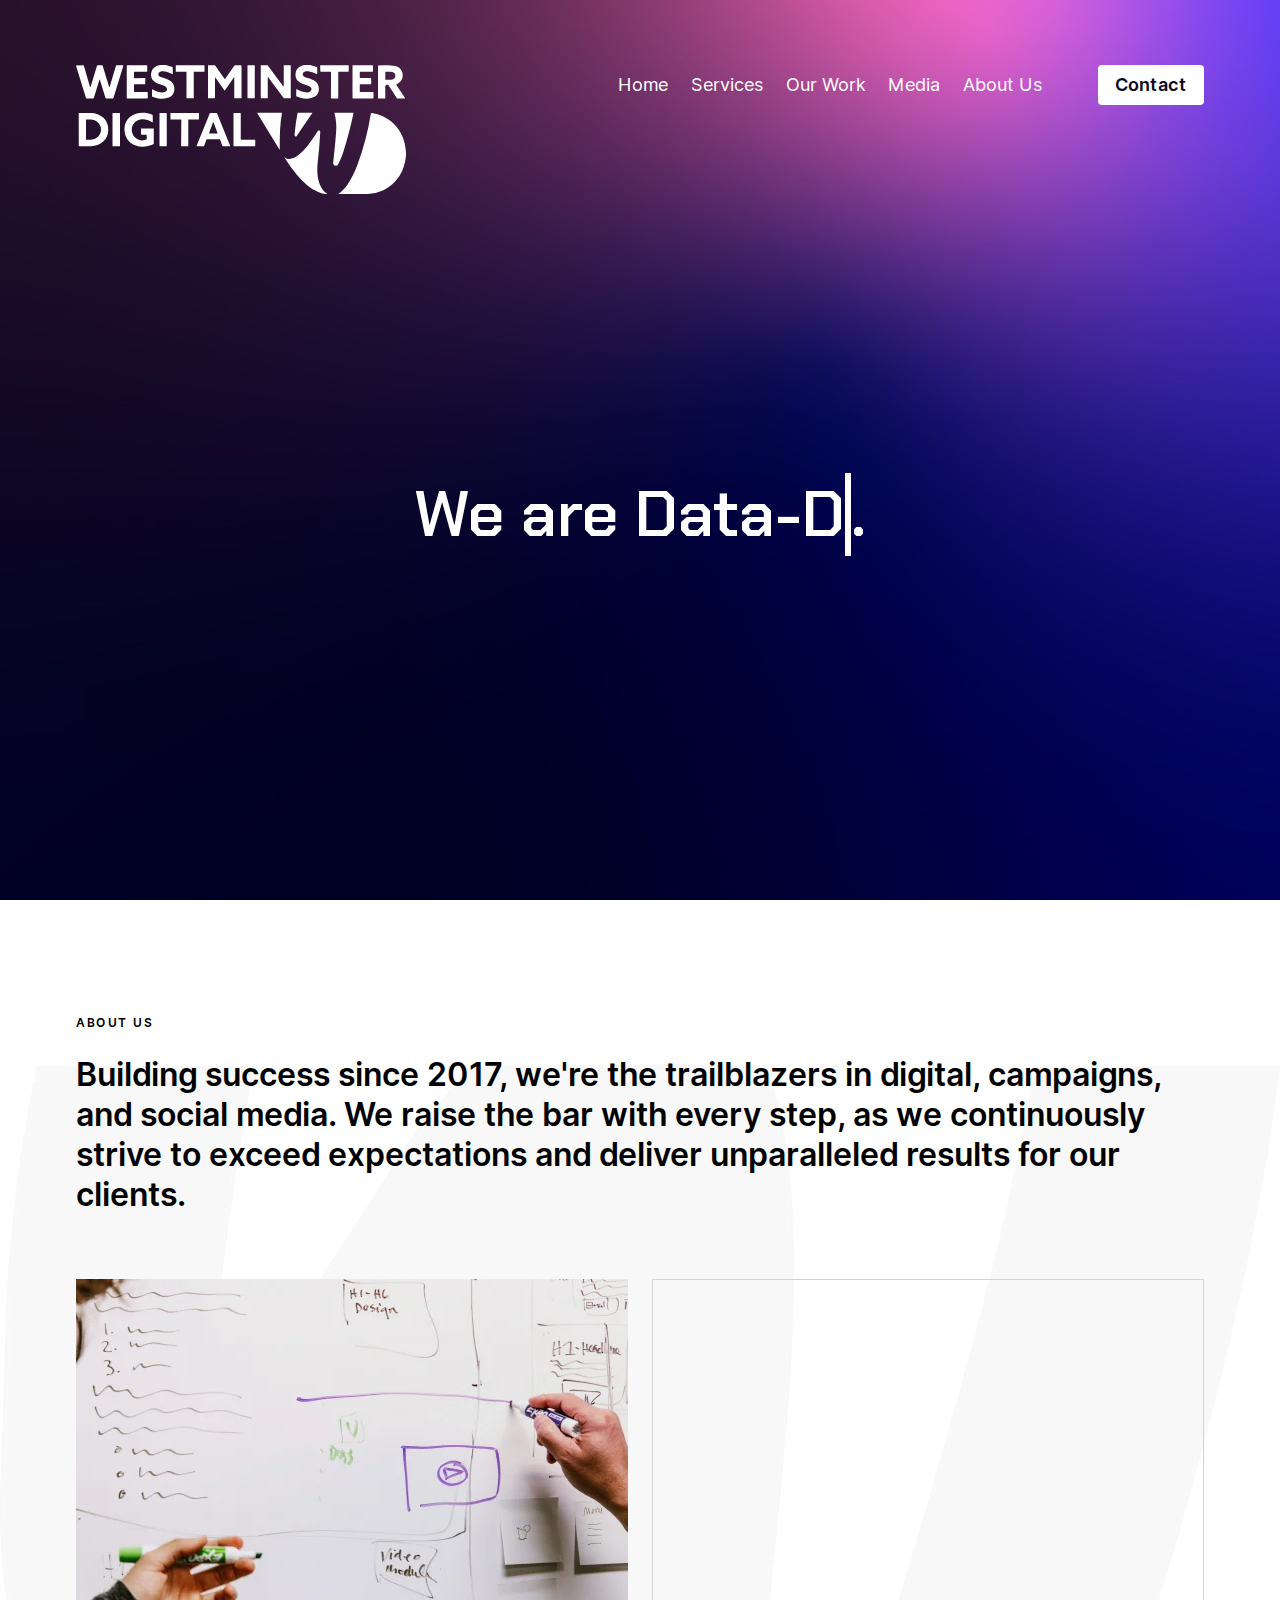
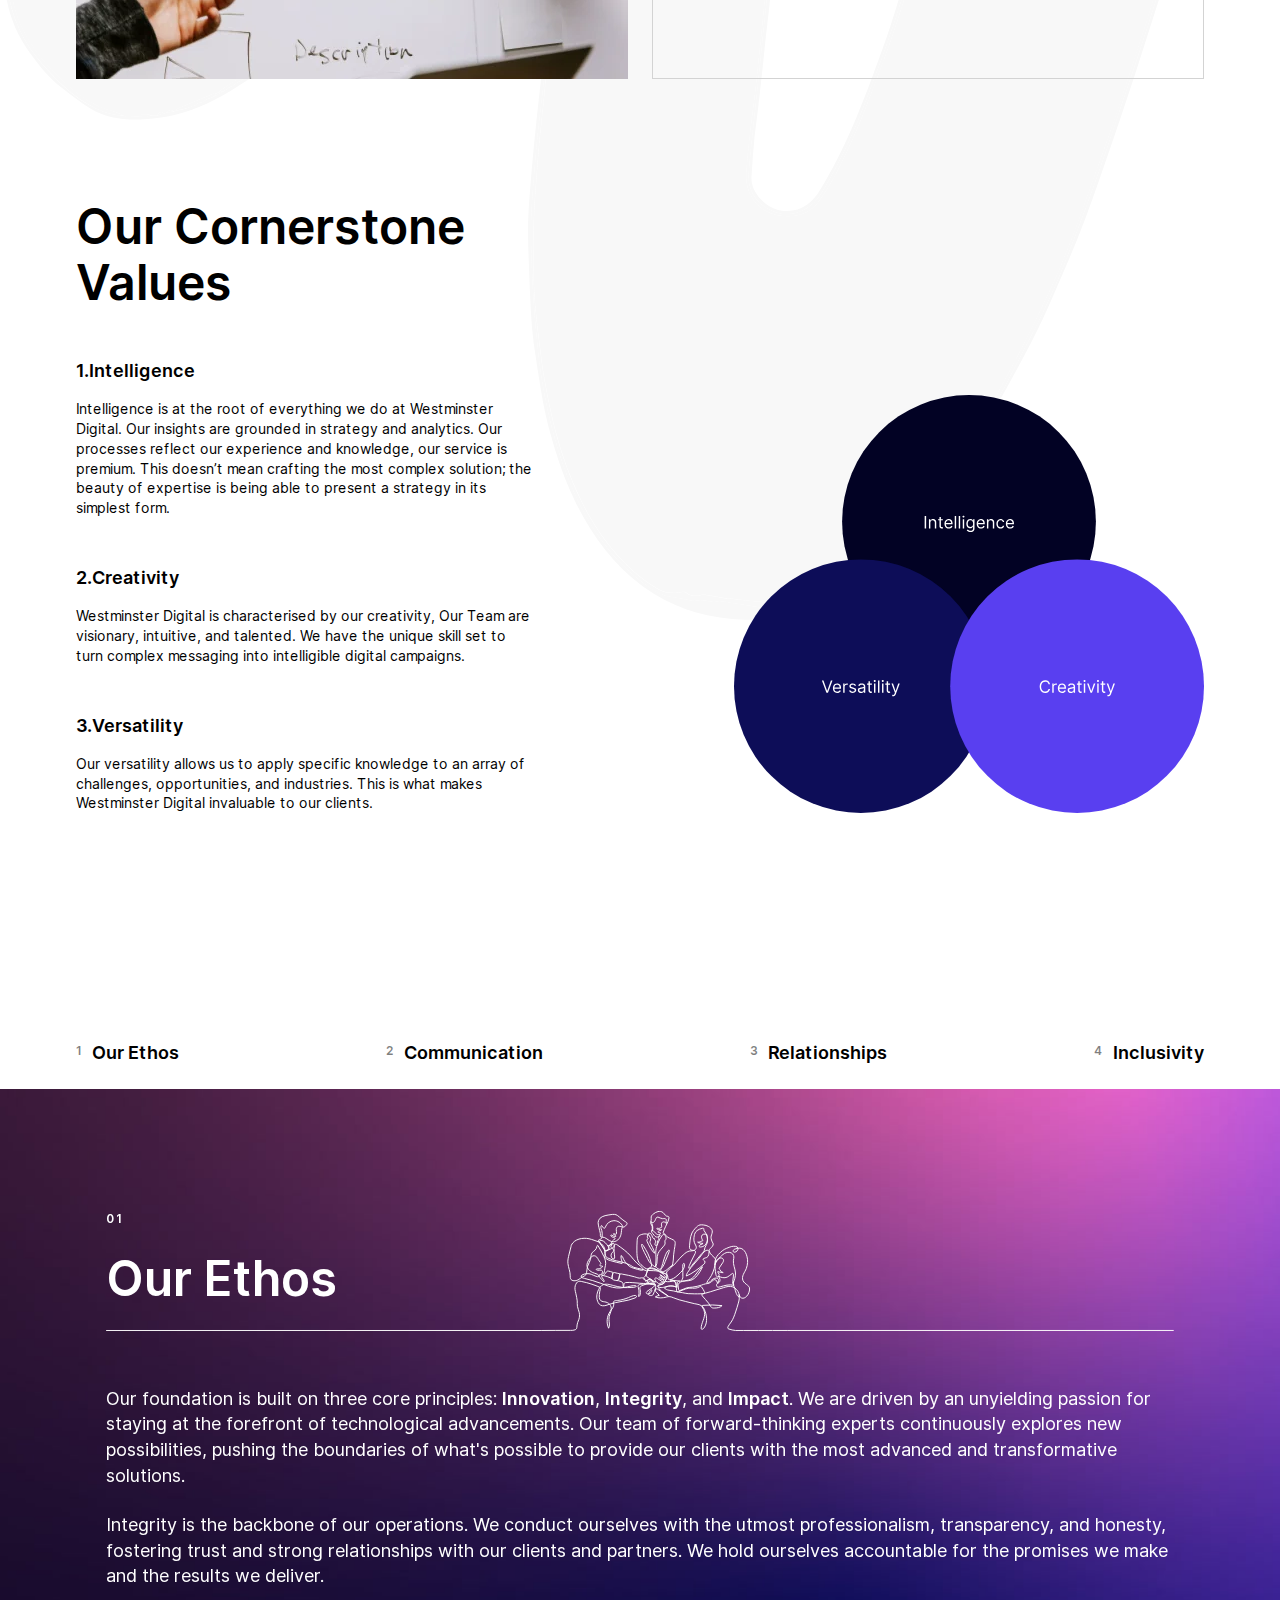
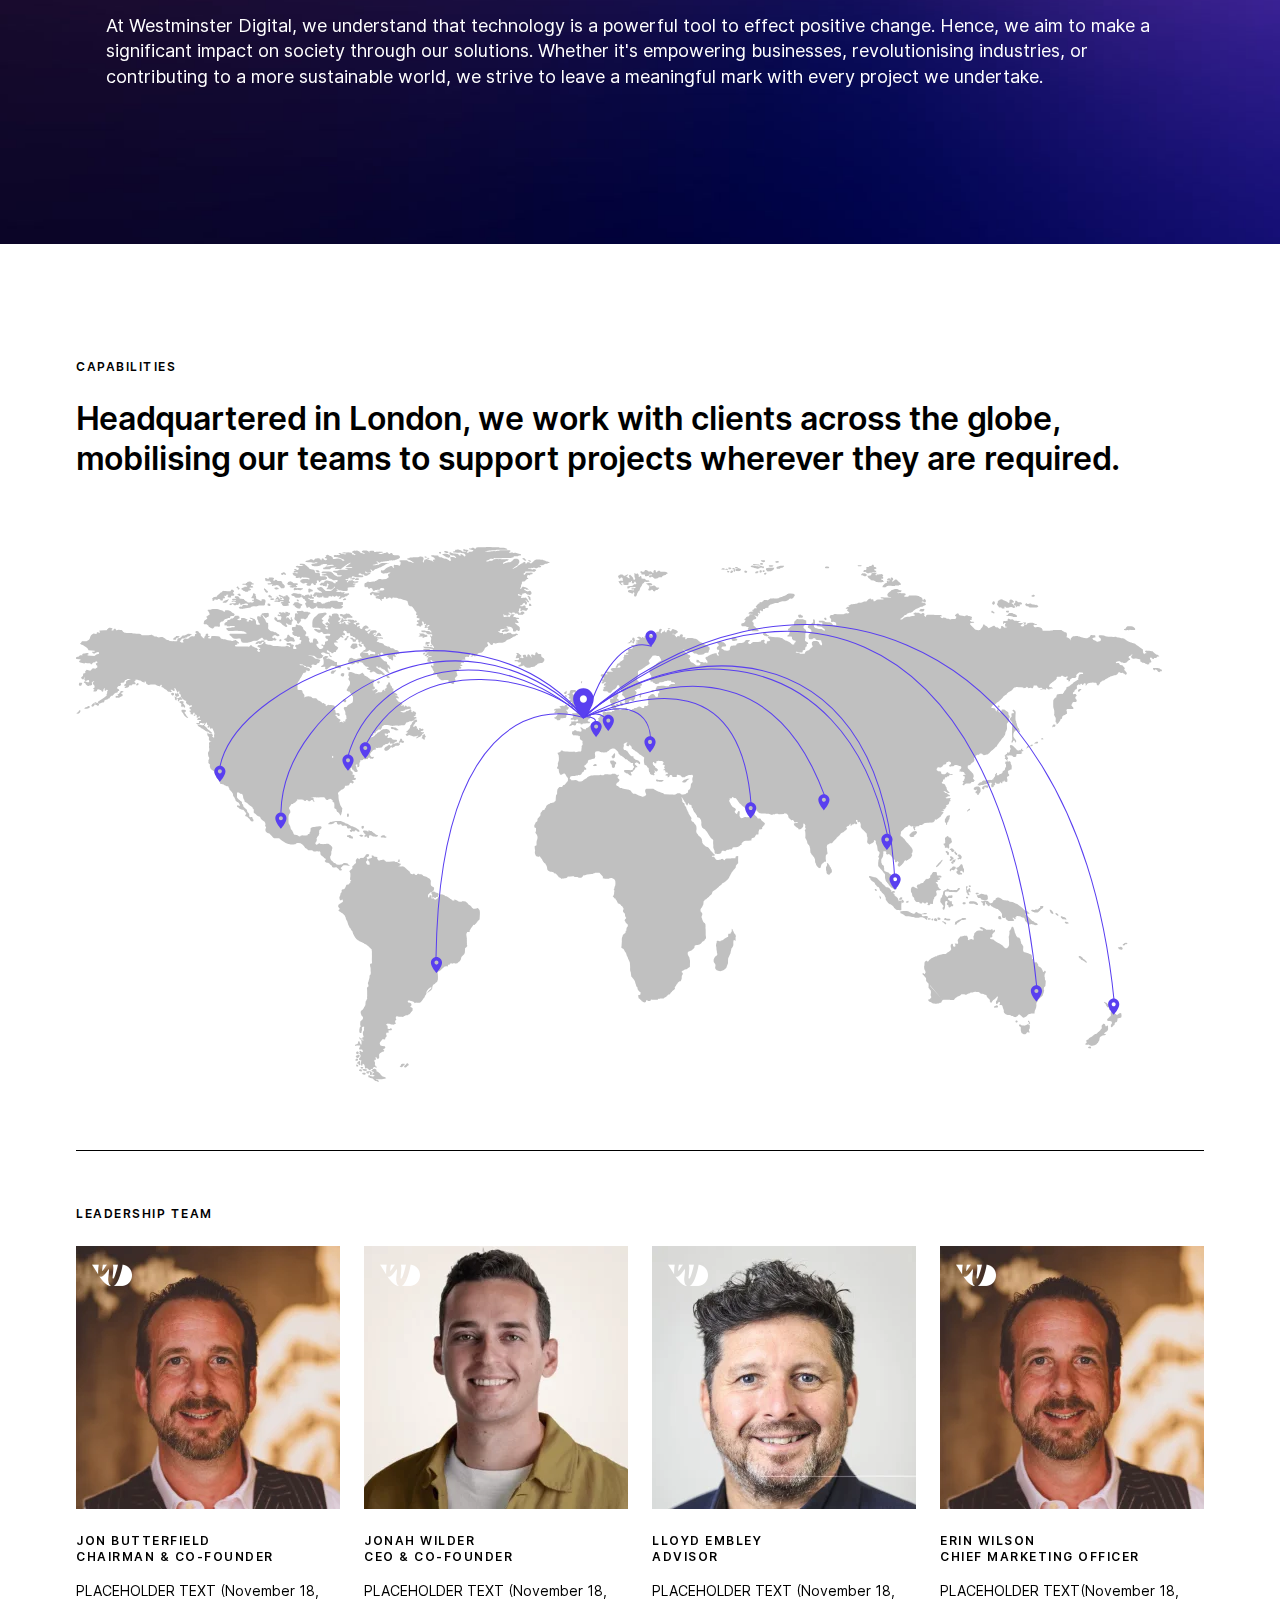
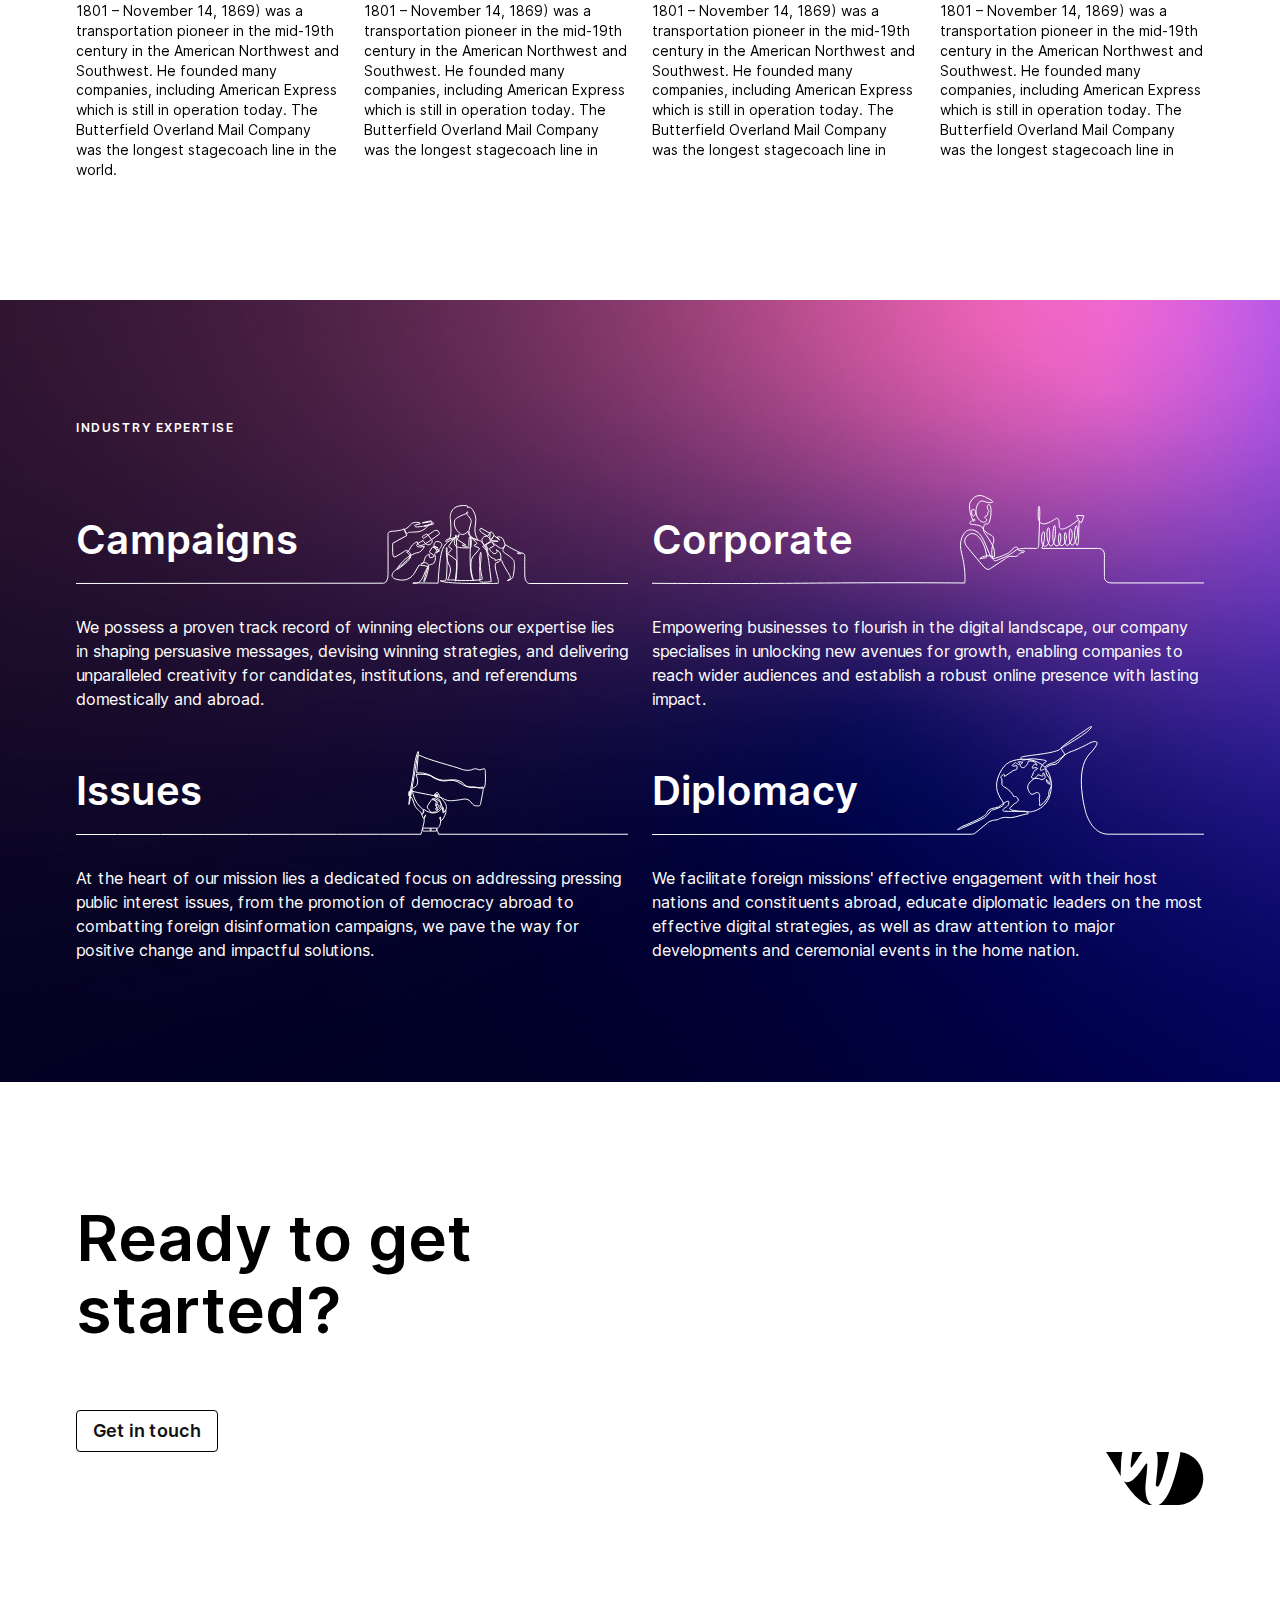
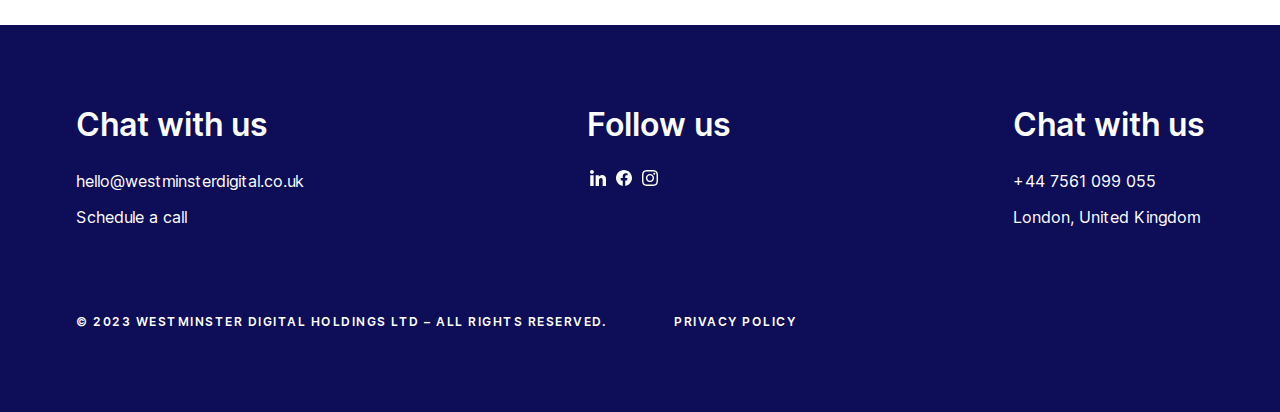
<file: about.html>
<!doctype html>
<html lang="en">

<head>
	<meta charset="UTF-8">
	<meta name="viewport" content="width=device-width, initial-scale=1.0">
	<title>Westminster digital - about</title>
	<link rel="stylesheet" href="css/app.css">
	<script>/*! @formatter:off modernizr 3.6.0 (Custom Build) | MIT https://modernizr.com/download/?-overflowscrolling-webp-setclasses !*/!function(e,n,t){function r(e,n){return typeof e===n}function o(){var e,n,t,o,i,s,a;for(var l in _)if(_.hasOwnProperty(l)){if(e=[],n=_[l],n.name&&(e.push(n.name.toLowerCase()),n.options&&n.options.aliases&&n.options.aliases.length))for(t=0;t<n.options.aliases.length;t++)e.push(n.options.aliases[t].toLowerCase());for(o=r(n.fn,"function")?n.fn():n.fn,i=0;i<e.length;i++)s=e[i],a=s.split("."),1===a.length?Modernizr[a[0]]=o:(!Modernizr[a[0]]||Modernizr[a[0]]instanceof Boolean||(Modernizr[a[0]]=new Boolean(Modernizr[a[0]])),Modernizr[a[0]][a[1]]=o),w.push((o?"":"no-")+a.join("-"))}}function i(e){var n=S.className,t=Modernizr._config.classPrefix||"";if(B&&(n=n.baseVal),Modernizr._config.enableJSClass){var r=new RegExp("(^|\\s)"+t+"no-js(\\s|$)");n=n.replace(r,"$1"+t+"js$2")}Modernizr._config.enableClasses&&(n+=" "+t+e.join(" "+t),B?S.className.baseVal=n:S.className=n)}function s(e,n){if("object"==typeof e)for(var t in e)b(e,t)&&s(t,e[t]);else{e=e.toLowerCase();var r=e.split("."),o=Modernizr[r[0]];if(2==r.length&&(o=o[r[1]]),"undefined"!=typeof o)return Modernizr;n="function"==typeof n?n():n,1==r.length?Modernizr[r[0]]=n:(!Modernizr[r[0]]||Modernizr[r[0]]instanceof Boolean||(Modernizr[r[0]]=new Boolean(Modernizr[r[0]])),Modernizr[r[0]][r[1]]=n),i([(n&&0!=n?"":"no-")+r.join("-")]),Modernizr._trigger(e,n)}return Modernizr}function a(e,n){return!!~(""+e).indexOf(n)}function l(){return"function"!=typeof n.createElement?n.createElement(arguments[0]):B?n.createElementNS.call(n,"http://www.w3.org/2000/svg",arguments[0]):n.createElement.apply(n,arguments)}function A(e){return e.replace(/([a-z])-([a-z])/g,function(e,n,t){return n+t.toUpperCase()}).replace(/^-/,"")}function u(e,n){return function(){return e.apply(n,arguments)}}function f(e,n,t){var o;for(var i in e)if(e[i]in n)return t===!1?e[i]:(o=n[e[i]],r(o,"function")?u(o,t||n):o);return!1}function c(n,t,r){var o;if("getComputedStyle"in e){o=getComputedStyle.call(e,n,t);var i=e.console;if(null!==o)r&&(o=o.getPropertyValue(r));else if(i){var s=i.error?"error":"log";i[s].call(i,"getComputedStyle returning null, its possible modernizr test results are inaccurate")}}else o=!t&&n.currentStyle&&n.currentStyle[r];return o}function p(e){return e.replace(/([A-Z])/g,function(e,n){return"-"+n.toLowerCase()}).replace(/^ms-/,"-ms-")}function d(){var e=n.body;return e||(e=l(B?"svg":"body"),e.fake=!0),e}function m(e,t,r,o){var i,s,a,A,u="modernizr",f=l("div"),c=d();if(parseInt(r,10))for(;r--;)a=l("div"),a.id=o?o[r]:u+(r+1),f.appendChild(a);return i=l("style"),i.type="text/css",i.id="s"+u,(c.fake?c:f).appendChild(i),c.appendChild(f),i.styleSheet?i.styleSheet.cssText=e:i.appendChild(n.createTextNode(e)),f.id=u,c.fake&&(c.style.background="",c.style.overflow="hidden",A=S.style.overflow,S.style.overflow="hidden",S.appendChild(c)),s=t(f,e),c.fake?(c.parentNode.removeChild(c),S.style.overflow=A,S.offsetHeight):f.parentNode.removeChild(f),!!s}function g(n,r){var o=n.length;if("CSS"in e&&"supports"in e.CSS){for(;o--;)if(e.CSS.supports(p(n[o]),r))return!0;return!1}if("CSSSupportsRule"in e){for(var i=[];o--;)i.push("("+p(n[o])+":"+r+")");return i=i.join(" or "),m("@supports ("+i+") { #modernizr { position: absolute; } }",function(e){return"absolute"==c(e,null,"position")})}return t}function h(e,n,o,i){function s(){f&&(delete U.style,delete U.modElem)}if(i=r(i,"undefined")?!1:i,!r(o,"undefined")){var u=g(e,o);if(!r(u,"undefined"))return u}for(var f,c,p,d,m,h=["modernizr","tspan","samp"];!U.style&&h.length;)f=!0,U.modElem=l(h.shift()),U.style=U.modElem.style;for(p=e.length,c=0;p>c;c++)if(d=e[c],m=U.style[d],a(d,"-")&&(d=A(d)),U.style[d]!==t){if(i||r(o,"undefined"))return s(),"pfx"==n?d:!0;try{U.style[d]=o}catch(v){}if(U.style[d]!=m)return s(),"pfx"==n?d:!0}return s(),!1}function v(e,n,t,o,i){var s=e.charAt(0).toUpperCase()+e.slice(1),a=(e+" "+x.join(s+" ")+s).split(" ");return r(n,"string")||r(n,"undefined")?h(a,n,o,i):(a=(e+" "+E.join(s+" ")+s).split(" "),f(a,n,t))}function y(e,n,r){return v(e,t,t,n,r)}var w=[],_=[],C={_version:"3.6.0",_config:{classPrefix:"",enableClasses:!0,enableJSClass:!0,usePrefixes:!0},_q:[],on:function(e,n){var t=this;setTimeout(function(){n(t[e])},0)},addTest:function(e,n,t){_.push({name:e,fn:n,options:t})},addAsyncTest:function(e){_.push({name:null,fn:e})}},Modernizr=function(){};Modernizr.prototype=C,Modernizr=new Modernizr;var b,S=n.documentElement,B="svg"===S.nodeName.toLowerCase();!function(){var e={}.hasOwnProperty;b=r(e,"undefined")||r(e.call,"undefined")?function(e,n){return n in e&&r(e.constructor.prototype[n],"undefined")}:function(n,t){return e.call(n,t)}}(),C._l={},C.on=function(e,n){this._l[e]||(this._l[e]=[]),this._l[e].push(n),Modernizr.hasOwnProperty(e)&&setTimeout(function(){Modernizr._trigger(e,Modernizr[e])},0)},C._trigger=function(e,n){if(this._l[e]){var t=this._l[e];setTimeout(function(){var e,r;for(e=0;e<t.length;e++)(r=t[e])(n)},0),delete this._l[e]}},Modernizr._q.push(function(){C.addTest=s}),Modernizr.addAsyncTest(function(){function e(e,n,t){function r(n){var r=n&&"load"===n.type?1==o.width:!1,i="webp"===e;s(e,i&&r?new Boolean(r):r),t&&t(n)}var o=new Image;o.onerror=r,o.onload=r,o.src=n}var n=[{uri:"[data-uri]",name:"webp"},{uri:"[data-uri]",name:"webp.alpha"},{uri:"[data-uri]",name:"webp.animation"},{uri:"[data-uri]",name:"webp.lossless"}],t=n.shift();e(t.name,t.uri,function(t){if(t&&"load"===t.type)for(var r=0;r<n.length;r++)e(n[r].name,n[r].uri)})});var Q="Moz O ms Webkit",x=C._config.usePrefixes?Q.split(" "):[];C._cssomPrefixes=x;var E=C._config.usePrefixes?Q.toLowerCase().split(" "):[];C._domPrefixes=E;var T={elem:l("modernizr")};Modernizr._q.push(function(){delete T.elem});var U={style:T.elem.style};Modernizr._q.unshift(function(){delete U.style}),C.testAllProps=v,C.testAllProps=y,Modernizr.addTest("overflowscrolling",y("overflowScrolling","touch",!0)),o(),i(w),delete C.addTest,delete C.addAsyncTest;for(var P=0;P<Modernizr._q.length;P++)Modernizr._q[P]();e.Modernizr=Modernizr}(window,document);/*! @formatter:on */</script>
</head>

<body>
	<div class="page-wrapper">
		<!--Header-->
		<header id="header" class="header">
			<div class="container">
				<div class="header__wrapper">
					<a href="index.html" class="header__logo">
						<svg class="logo-two" width="330" height="129" viewBox="0 0 330 129" fill="none" xmlns="http://www.w3.org/2000/svg">
							<g clip-path="url(#clip0_710_128)">
								<mask id="mask0_710_128" style="mask-type:alpha" maskUnits="userSpaceOnUse" x="0" y="0" width="330" height="129">
									<path fill-rule="evenodd" clip-rule="evenodd" d="M84.0702 0H89.8002L96.3002 1.9C96.6002 1.98667 96.7502 2.18667 96.7502 2.5V8.74C96.7502 9.23333 96.5402 9.35333 96.1202 9.1C93.1802 7.35 84.9502 4.09 82.7202 8.11C82.5347 8.44208 82.4232 8.81031 82.3933 9.18949C82.3633 9.56867 82.4157 9.94984 82.5467 10.3069C82.6778 10.664 82.8844 10.9885 83.1526 11.2583C83.4207 11.5281 83.7439 11.7367 84.1002 11.87C84.9794 12.2019 85.9478 12.5111 86.9531 12.8322C91.7334 14.3589 97.3509 16.1529 98.2102 21.92C100.14 34.87 85.0302 35.5 76.4702 31.68C76.1569 31.54 76.0002 31.2967 76.0002 30.95V24.79C76.0002 24.33 76.2002 24.2167 76.6002 24.45C79.6202 26.21 85.4302 28.4 88.8302 27.08C92.9502 25.46 90.8802 21.2 87.4002 20.41C81.3902 19.06 74.1202 16.19 75.1102 8.7C75.7502 3.84667 78.7369 0.946667 84.0702 0ZM228.33 0H234.04L240.64 1.88C241.047 2 241.25 2.27333 241.25 2.7V8.75C241.25 9.24333 241.033 9.36667 240.6 9.12C237.92 7.54 228.9 3.98 227.06 8.03C226.21 9.9 227.4 11.47 229.25 12.16C230.122 12.4851 231.046 12.7826 231.986 13.0852C236.509 14.5418 241.392 16.1142 242.56 21.43C245.5 34.82 228.68 35.41 220.77 31.61C220.614 31.532 220.482 31.4122 220.391 31.2638C220.299 31.1155 220.25 30.9445 220.25 30.77V24.76C220.249 24.6802 220.27 24.6018 220.31 24.5326C220.349 24.4635 220.407 24.4061 220.476 24.3664C220.545 24.3267 220.624 24.3062 220.703 24.3068C220.783 24.3074 220.861 24.3292 220.93 24.37C224.143 26.25 227.413 27.2967 230.74 27.51C235.6 27.81 237.79 22.43 232.28 20.7C232.053 20.6292 231.826 20.5584 231.598 20.4874C225.446 18.5742 218.797 16.5063 219.54 8.86C220.007 4.04667 222.937 1.09333 228.33 0ZM0 0.380004V0.860004L9.97 33.09C10.0567 33.3633 10.2433 33.5 10.53 33.5H17.07C17.2618 33.5003 17.4486 33.4394 17.6033 33.326C17.758 33.2127 17.8725 33.0529 17.93 32.87L23.47 14.69C23.5967 14.27 23.7233 14.27 23.85 14.69L29.49 33.09C29.57 33.3633 29.7533 33.5 30.04 33.5H36.51C37.03 33.5 37.3667 33.25 37.52 32.75L47.29 1C47.3165 0.91364 47.3224 0.822285 47.3074 0.733219C47.2923 0.644154 47.2566 0.559839 47.2032 0.486995C47.1498 0.414151 47.0801 0.354791 46.9997 0.313646C46.9192 0.272501 46.8303 0.250708 46.74 0.250004H40.69C40.5276 0.249502 40.3692 0.301657 40.2378 0.398829C40.1064 0.496001 40.0091 0.633084 39.96 0.790004L33.64 21.99C33.6272 22.0408 33.5981 22.0855 33.557 22.1172C33.5159 22.149 33.4651 22.1661 33.4122 22.1661C33.3593 22.1661 33.307 22.149 33.2634 22.1172C33.2197 22.0855 33.187 22.0408 33.17 21.99L26.67 0.760004C26.57 0.420004 26.3433 0.250004 25.99 0.250004H21.72C21.3533 0.250004 21.1167 0.42667 21.01 0.780004L14.7 21.45C14.4267 22.3367 14.16 22.3367 13.9 21.45L7.89 0.820004C7.84605 0.670121 7.75462 0.53891 7.62987 0.446705C7.50512 0.354501 7.35403 0.306451 7.2 0.310004L0 0.380004ZM58 19.8V26.45C58 26.5959 58.0579 26.7358 58.1611 26.8389C58.2642 26.9421 58.4041 27 58.55 27H71.2C71.3459 27 71.4858 27.0579 71.5889 27.1611C71.692 27.2642 71.75 27.4041 71.75 27.55V32.95C71.75 33.0959 71.692 33.2358 71.5889 33.3389C71.4858 33.4421 71.3459 33.5 71.2 33.5H51.3C51.1541 33.5 51.0142 33.4421 50.9111 33.3389C50.8079 33.2358 50.75 33.0959 50.75 32.95V0.8C50.75 0.654131 50.8079 0.514236 50.9111 0.411091C51.0142 0.307946 51.1541 0.25 51.3 0.25H70.7C70.8459 0.25 70.9858 0.307946 71.0889 0.411091C71.192 0.514236 71.25 0.654131 71.25 0.8V6.2C71.25 6.34587 71.192 6.48576 71.0889 6.58891C70.9858 6.69205 70.8459 6.75 70.7 6.75H58.55C58.4041 6.75 58.2642 6.80795 58.1611 6.91109C58.0579 7.01424 58 7.15413 58 7.3V12.61C58 12.6831 58.0145 12.7554 58.0428 12.8228C58.0711 12.8902 58.1125 12.9513 58.1646 13.0025C58.2167 13.0537 58.2786 13.094 58.3465 13.121C58.4143 13.1481 58.4869 13.1613 58.56 13.16L68.76 12.94C68.8339 12.9386 68.9073 12.9522 68.9759 12.9799C69.0445 13.0075 69.1067 13.0487 69.159 13.101C69.2113 13.1533 69.2525 13.2155 69.2801 13.2841C69.3078 13.3527 69.3214 13.4261 69.32 13.5L69.22 18.71C69.2174 18.8541 69.1583 18.9915 69.0554 19.0925C68.9526 19.1935 68.8141 19.25 68.67 19.25H58.55C58.4041 19.25 58.2642 19.3079 58.1611 19.4111C58.0579 19.5142 58 19.6541 58 19.8ZM117.75 32.94V7.1C117.75 7.00717 117.787 6.91815 117.853 6.85251C117.918 6.78688 118.007 6.75 118.1 6.75H128.15C128.243 6.75 128.332 6.71312 128.397 6.64749C128.463 6.58185 128.5 6.49283 128.5 6.4V0.6C128.5 0.507174 128.463 0.41815 128.397 0.352513C128.332 0.286875 128.243 0.25 128.15 0.25H100.1C100.007 0.25 99.9182 0.286875 99.8525 0.352513C99.7869 0.41815 99.75 0.507174 99.75 0.6V6.4C99.75 6.49283 99.7869 6.58185 99.8525 6.64749C99.9182 6.71312 100.007 6.75 100.1 6.75H110.15C110.243 6.75 110.332 6.78688 110.397 6.85251C110.463 6.91815 110.5 7.00717 110.5 7.1L110.49 32.91C110.49 33.0028 110.527 33.0918 110.593 33.1575C110.658 33.2231 110.747 33.26 110.84 33.26L117.4 33.29C117.493 33.29 117.582 33.2531 117.647 33.1875C117.713 33.1218 117.75 33.0328 117.75 32.94ZM157.85 12.61L149.02 25.36C148.787 25.6933 148.553 25.6933 148.32 25.36L139.49 12.68C139.457 12.6331 139.409 12.5981 139.355 12.5801C139.3 12.5621 139.241 12.562 139.186 12.5798C139.131 12.5977 139.084 12.6326 139.05 12.6794C139.017 12.7262 138.999 12.7825 139 12.84V32.74C139 33.06 138.837 33.2233 138.51 33.23L132.53 33.3C132.177 33.3067 132 33.1333 132 32.78V0.650001C132 0.383334 132.133 0.250001 132.4 0.250001H138.51C138.671 0.249759 138.83 0.288624 138.974 0.363389C139.118 0.438155 139.244 0.546677 139.34 0.680001L148.5 13.73C148.727 14.0567 148.953 14.0567 149.18 13.73L158.3 0.760001C158.54 0.420001 158.867 0.250001 159.28 0.250001H164.75C165.25 0.250001 165.5 0.500001 165.5 1V32.72C165.5 33.04 165.34 33.2033 165.02 33.21L158.8 33.34C158.433 33.3467 158.25 33.1667 158.25 32.8V12.73C158.25 12.2633 158.117 12.2233 157.85 12.61ZM171.91 0.27002H178.37C178.596 0.27002 178.78 0.453583 178.78 0.680019V32.84C178.78 33.0665 178.596 33.25 178.37 33.25H171.91C171.684 33.25 171.5 33.0665 171.5 32.84V0.680019C171.5 0.453583 171.684 0.27002 171.91 0.27002ZM208.08 0.250084H214.42C214.508 0.250084 214.591 0.284852 214.653 0.346739C214.715 0.408626 214.75 0.492563 214.75 0.580084V32.9201C214.75 33.0076 214.715 33.0915 214.653 33.1534C214.591 33.2153 214.508 33.2501 214.42 33.2501H207.92C207.868 33.2513 207.816 33.2401 207.769 33.2175C207.722 33.1949 207.682 33.1615 207.65 33.1201L192.35 12.4101C192.31 12.3527 192.252 12.3096 192.186 12.2872C192.119 12.2647 192.047 12.264 191.98 12.2852C191.913 12.3064 191.855 12.3483 191.814 12.405C191.772 12.4616 191.75 12.5299 191.75 12.6001V33.0401C191.75 33.0843 191.741 33.128 191.724 33.1687C191.707 33.2094 191.682 33.2463 191.65 33.277C191.618 33.3078 191.581 33.3319 191.539 33.3479C191.498 33.3639 191.454 33.3714 191.41 33.3701L185.07 33.1901C184.984 33.1875 184.903 33.1516 184.843 33.09C184.783 33.0284 184.75 32.9459 184.75 32.8601V0.580084C184.75 0.492563 184.785 0.408626 184.847 0.346739C184.909 0.284852 184.992 0.250084 185.08 0.250084H191.55C191.602 0.248909 191.654 0.260075 191.701 0.282669C191.748 0.305264 191.788 0.338646 191.82 0.380084L207.15 21.2201C207.191 21.2783 207.249 21.3217 207.317 21.344C207.384 21.3662 207.457 21.3661 207.525 21.3437C207.592 21.3212 207.65 21.2776 207.691 21.2193C207.732 21.161 207.752 21.0911 207.75 21.0201V0.580084C207.75 0.536748 207.759 0.493836 207.775 0.453799C207.792 0.413761 207.816 0.377382 207.847 0.346739C207.877 0.316096 207.914 0.291788 207.954 0.275204C207.994 0.25862 208.037 0.250084 208.08 0.250084ZM244.87 6.75H254.46C254.611 6.75 254.756 6.81005 254.863 6.91695C254.97 7.02385 255.03 7.16883 255.03 7.32L254.91 32.87C254.91 33.0195 254.969 33.1629 255.074 33.2696C255.178 33.3762 255.321 33.4374 255.47 33.44L261.67 33.53C261.746 33.5313 261.821 33.5176 261.891 33.4895C261.962 33.4615 262.026 33.4197 262.08 33.3666C262.134 33.3136 262.177 33.2503 262.206 33.1805C262.235 33.1106 262.25 33.0357 262.25 32.96V7.32C262.25 7.16883 262.31 7.02385 262.417 6.91695C262.524 6.81005 262.669 6.75 262.82 6.75H272.18C272.331 6.75 272.476 6.68995 272.583 6.58305C272.69 6.47615 272.75 6.33117 272.75 6.18V0.82C272.75 0.668827 272.69 0.523845 272.583 0.416949C272.476 0.310053 272.331 0.25 272.18 0.25H244.73C244.655 0.249988 244.58 0.265057 244.51 0.294325C244.44 0.323594 244.377 0.366476 244.324 0.420469C244.271 0.474462 244.229 0.538484 244.201 0.608798C244.173 0.679112 244.159 0.754309 244.16 0.83L244.3 6.19C244.303 6.33943 244.364 6.48186 244.471 6.5866C244.577 6.69134 244.721 6.75002 244.87 6.75ZM284.36 27H296.89C297.052 27 297.207 27.0643 297.321 27.1787C297.436 27.2931 297.5 27.4482 297.5 27.61V32.89C297.5 33.0518 297.436 33.2069 297.321 33.3213C297.207 33.4357 297.052 33.5 296.89 33.5H277.11C277.03 33.5 276.951 33.4842 276.877 33.4536C276.803 33.4229 276.735 33.378 276.679 33.3213C276.622 33.2647 276.577 33.1974 276.546 33.1234C276.516 33.0494 276.5 32.9701 276.5 32.89V0.86C276.5 0.779894 276.516 0.700572 276.546 0.626563C276.577 0.552555 276.622 0.485309 276.679 0.428665C276.735 0.372021 276.803 0.327089 276.877 0.296433C276.951 0.265778 277.03 0.25 277.11 0.25H296.38C296.542 0.25 296.697 0.314268 296.811 0.428665C296.926 0.543062 296.99 0.698218 296.99 0.86V6.14C296.99 6.30178 296.926 6.45694 296.811 6.57134C296.697 6.68573 296.542 6.75 296.38 6.75H284.36C284.28 6.75 284.201 6.76578 284.127 6.79643C284.053 6.82709 283.985 6.87202 283.929 6.92866C283.872 6.98531 283.827 7.05255 283.796 7.12656C283.766 7.20057 283.75 7.27989 283.75 7.36V12.47C283.75 12.551 283.766 12.6311 283.797 12.7058C283.829 12.7804 283.874 12.8481 283.932 12.9049C283.99 12.9617 284.058 13.0064 284.133 13.0365C284.209 13.0665 284.289 13.0813 284.37 13.08L294.54 12.97C294.62 12.9687 294.7 12.9831 294.774 13.0126C294.849 13.042 294.917 13.0859 294.974 13.1416C295.032 13.1973 295.078 13.2638 295.11 13.3373C295.142 13.4108 295.159 13.4899 295.16 13.57L295.26 18.63C295.261 18.7109 295.247 18.7913 295.216 18.8665C295.186 18.9417 295.142 19.0101 295.085 19.0678C295.028 19.1255 294.96 19.1714 294.886 19.2026C294.811 19.2339 294.731 19.25 294.65 19.25H284.36C284.28 19.25 284.201 19.2658 284.127 19.2964C284.053 19.3271 283.985 19.372 283.929 19.4287C283.872 19.4853 283.827 19.5526 283.796 19.6266C283.766 19.7006 283.75 19.7799 283.75 19.86V26.39C283.75 26.4701 283.766 26.5494 283.796 26.6234C283.827 26.6974 283.872 26.7647 283.929 26.8213C283.985 26.878 284.053 26.9229 284.127 26.9536C284.201 26.9842 284.28 27 284.36 27ZM309.3 32.9001L309.23 21.5401C309.23 21.1341 309.361 20.7388 309.604 20.4136C309.847 20.0883 310.189 19.8505 310.578 19.7356C310.968 19.6208 311.384 19.6352 311.765 19.7766C312.145 19.918 312.47 20.1788 312.69 20.5201L320.71 33.0601C320.796 33.1947 320.914 33.3056 321.054 33.3825C321.194 33.4594 321.35 33.4998 321.51 33.5001H328.54C328.625 33.4998 328.708 33.4766 328.781 33.4328C328.854 33.3891 328.913 33.3264 328.953 33.2516C328.993 33.1767 329.012 33.0924 329.008 33.0077C329.004 32.9229 328.977 32.8408 328.93 32.7701L320.36 19.9001C320.133 19.5601 320.21 19.3201 320.59 19.1801C329.4 15.7901 328.58 2.9601 319.22 1.0101C314.953 0.123434 309.393 -0.0698994 302.54 0.430101C302.18 0.456767 302 0.650101 302 1.0101V32.8701C302 33.0319 302.065 33.187 302.182 33.3014C302.298 33.4158 302.456 33.4801 302.62 33.4801L308.79 33.4101C309.13 33.4101 309.3 33.2401 309.3 32.9001ZM309.29 14.4201L309.31 7.1201C309.31 7.03258 309.345 6.94864 309.407 6.88676C309.469 6.82487 309.552 6.7901 309.64 6.7901L314.6 6.8001C315.844 6.80305 317.035 7.1692 317.913 7.81804C318.79 8.46689 319.282 9.3453 319.28 10.2601V11.3201C319.279 11.7733 319.156 12.2217 318.92 12.6399C318.683 13.058 318.336 13.4376 317.9 13.7571C317.463 14.0765 316.945 14.3295 316.376 14.5016C315.806 14.6737 315.196 14.7616 314.58 14.7601L309.62 14.7501C309.532 14.7501 309.449 14.7153 309.387 14.6534C309.325 14.5916 309.29 14.5076 309.29 14.4201ZM57.2802 59.3102C52.0902 68.0002 61.0702 78.4202 70.3502 74.5802C70.4689 74.5294 70.57 74.4454 70.6411 74.3388C70.7122 74.2321 70.7502 74.1074 70.7502 73.9802V70.7502C70.7502 70.4849 70.6449 70.2306 70.4573 70.0431C70.2698 69.8555 70.0154 69.7502 69.7502 69.7502H65.7502C65.2502 69.7502 65.0002 69.5002 65.0002 69.0002V64.0002C65.0002 63.6668 65.1669 63.5002 65.5002 63.5002H77.2502C77.5836 63.5002 77.7502 63.6668 77.7502 64.0002V78.4802C77.7502 78.8002 77.6069 79.0268 77.3202 79.1602C64.5702 85.3102 48.3102 79.8902 48.4402 64.0002C48.5602 49.6302 64.8302 44.6402 76.1702 49.8202C76.3428 49.8974 76.4894 50.0234 76.5923 50.1831C76.6952 50.3428 76.7501 50.5293 76.7502 50.7202V56.9802C76.7512 57.0481 76.7335 57.1149 76.699 57.1735C76.6645 57.232 76.6146 57.2799 76.5547 57.3119C76.4948 57.3439 76.4272 57.3588 76.3594 57.355C76.2916 57.3511 76.2261 57.3287 76.1702 57.2902C70.3402 53.2902 61.3102 52.5502 57.2802 59.3102ZM203.76 84.3C203.66 72.16 203.83 60.3 205.94 48.28C206 47.9267 205.85 47.75 205.49 47.75H181.53C181.157 47.75 181.067 47.91 181.26 48.23L203.41 84.4C203.432 84.4344 203.465 84.4608 203.503 84.4753C203.541 84.4897 203.583 84.4915 203.622 84.4802C203.662 84.469 203.696 84.4454 203.721 84.4129C203.746 84.3805 203.76 84.3409 203.76 84.3ZM236.29 48L220.68 71.11C220.59 71.2434 220.465 71.35 220.319 71.4186C220.173 71.4873 220.011 71.5154 219.85 71.5C218.904 71.4067 218.487 70.6533 218.6 69.24C219.167 62.16 220.144 55.14 221.53 48.18C221.59 47.8933 221.767 47.75 222.06 47.75H236.15C236.357 47.75 236.404 47.8333 236.29 48ZM258.48 48.15C260.007 54.15 260.577 59.9967 260.19 65.69C259.59 74.5033 258.603 84.9267 257.23 96.96C256.92 99.6 258.29 101.49 261.1 100.45C261.433 100.33 261.687 100.117 261.86 99.81C263.84 96.33 265.623 92.14 267.21 87.24C271.363 74.42 274.783 61.4567 277.47 48.35C277.485 48.2773 277.483 48.2023 277.466 48.1303C277.448 48.0583 277.414 47.9912 277.367 47.9337C277.321 47.8763 277.261 47.83 277.194 47.7982C277.127 47.7665 277.054 47.75 276.98 47.75H258.79C258.51 47.75 258.407 47.8833 258.48 48.15ZM2.72021 48.4501C2.72021 48.3546 2.75814 48.263 2.82566 48.1955C2.89317 48.128 2.98474 48.0901 3.08021 48.0901L14.9302 48.0601C17.1984 48.0558 19.4451 48.4554 21.5421 49.2361C23.6391 50.0168 25.5453 51.1632 27.1518 52.61C28.7583 54.0568 30.0336 55.7755 30.905 57.6681C31.7763 59.5606 32.2267 61.5899 32.2302 63.6401V65.5201C32.2374 69.6597 30.4252 73.6329 27.1921 76.5659C23.9591 79.4989 19.57 81.1515 14.9902 81.1601L3.14021 81.1901C3.04474 81.1901 2.95317 81.1522 2.88566 81.0846C2.81814 81.0171 2.78021 80.9256 2.78021 80.8301L2.72021 48.4501ZM10.0202 54.8401L9.96021 74.3801C9.96017 74.4633 9.99251 74.5432 10.0504 74.6029C10.1082 74.6626 10.1871 74.6975 10.2702 74.7001L14.4802 74.7201C15.8553 74.7256 17.2179 74.4738 18.4904 73.9792C19.7628 73.4846 20.92 72.7569 21.896 71.8376C22.8719 70.9183 23.6475 69.8254 24.1784 68.6213C24.7093 67.4172 24.9852 66.1256 24.9902 64.8201V64.5201C25.0004 61.8841 23.9073 59.3518 21.9513 57.4803C19.9954 55.6087 17.3368 54.5511 14.5602 54.5401L10.3502 54.5201C10.3074 54.5188 10.2647 54.526 10.2247 54.5415C10.1847 54.557 10.1482 54.5804 10.1174 54.6102C10.0867 54.6401 10.0622 54.6758 10.0455 54.7153C10.0288 54.7548 10.0202 54.7972 10.0202 54.8401ZM37.1 48H43.4C43.7314 48 44 48.2686 44 48.6V80.66C44 80.9914 43.7314 81.26 43.4 81.26H37.1C36.7686 81.26 36.5 80.9914 36.5 80.66V48.6C36.5 48.2686 36.7686 48 37.1 48ZM90.2402 48H84.0002C83.7186 48 83.4902 48.2283 83.4902 48.51V80.73C83.4902 81.0117 83.7186 81.24 84.0002 81.24H90.2402C90.5219 81.24 90.7502 81.0117 90.7502 80.73V48.51C90.7502 48.2283 90.5219 48 90.2402 48ZM94.8802 54.5H104.9C105.009 54.5 105.113 54.5432 105.19 54.6201C105.267 54.697 105.31 54.8013 105.31 54.91L105.12 80.84C105.12 80.9487 105.163 81.053 105.24 81.1299C105.317 81.2068 105.421 81.25 105.53 81.25H111.9C112.009 81.25 112.113 81.2068 112.19 81.1299C112.267 81.053 112.31 80.9487 112.31 80.84L112.27 54.91C112.27 54.8013 112.313 54.697 112.39 54.6201C112.467 54.5432 112.571 54.5 112.68 54.5H122.59C122.699 54.5 122.803 54.4568 122.88 54.3799C122.957 54.303 123 54.1987 123 54.09V48.41C123 48.3013 122.957 48.197 122.88 48.1201C122.803 48.0432 122.699 48 122.59 48H94.8402C94.7314 48 94.6272 48.0432 94.5503 48.1201C94.4734 48.197 94.4302 48.3013 94.4302 48.41L94.4702 54.09C94.4702 54.1987 94.5134 54.303 94.5903 54.3799C94.6672 54.4568 94.7714 54.5 94.8802 54.5ZM130.52 74.53L128.06 80.97C128.029 81.0533 127.973 81.125 127.899 81.1751C127.826 81.2253 127.739 81.2514 127.65 81.25H121.03C120.96 81.2501 120.89 81.233 120.828 81.2001C120.766 81.1672 120.713 81.1196 120.673 81.0613C120.634 81.0031 120.609 80.936 120.602 80.866C120.594 80.7961 120.604 80.7253 120.63 80.66L133.79 48.27C133.822 48.1901 133.877 48.1217 133.949 48.0736C134.02 48.0255 134.104 47.9998 134.19 48H140.6C140.686 47.9998 140.77 48.0255 140.841 48.0736C140.913 48.1217 140.968 48.1901 141 48.27L154.15 80.66C154.176 80.7253 154.186 80.7961 154.178 80.866C154.171 80.936 154.146 81.0031 154.107 81.0613C154.067 81.1196 154.014 81.1672 153.952 81.2001C153.89 81.233 153.82 81.2501 153.75 81.25H146.85C146.761 81.2514 146.674 81.2253 146.601 81.1751C146.527 81.125 146.471 81.0533 146.44 80.97L143.98 74.53C143.949 74.4467 143.893 74.375 143.819 74.3249C143.746 74.2747 143.659 74.2486 143.57 74.25H130.93C130.841 74.2486 130.754 74.2747 130.681 74.3249C130.607 74.375 130.551 74.4467 130.52 74.53ZM133.09 68.05C133.073 68.1003 133.068 68.1539 133.075 68.2065C133.082 68.2591 133.102 68.3093 133.132 68.3531C133.162 68.3968 133.202 68.4329 133.248 68.4584C133.295 68.4839 133.347 68.4982 133.4 68.5L141.17 68.49C141.225 68.4903 141.28 68.4772 141.329 68.4518C141.377 68.4264 141.419 68.3894 141.451 68.3442C141.482 68.2989 141.503 68.2466 141.509 68.1919C141.516 68.1372 141.509 68.0816 141.49 68.03L137.59 57.52C137.566 57.4541 137.523 57.3971 137.466 57.3568C137.408 57.3165 137.34 57.2949 137.27 57.2949C137.2 57.2949 137.132 57.3165 137.074 57.3568C137.017 57.3971 136.974 57.4541 136.95 57.52L133.09 68.05ZM178.74 74.75H165.26C165.125 74.75 164.995 74.6963 164.899 74.6006C164.804 74.505 164.75 74.3753 164.75 74.24V48.51C164.75 48.3747 164.696 48.245 164.601 48.1494C164.505 48.0537 164.375 48 164.24 48H158.01C157.875 48 157.745 48.0537 157.649 48.1494C157.554 48.245 157.5 48.3747 157.5 48.51V80.74C157.5 80.807 157.513 80.8733 157.539 80.9352C157.564 80.997 157.602 81.0533 157.649 81.1006C157.697 81.148 157.753 81.1856 157.815 81.2112C157.877 81.2368 157.943 81.25 158.01 81.25H178.74C178.807 81.25 178.873 81.2368 178.935 81.2112C178.997 81.1856 179.053 81.148 179.101 81.1006C179.148 81.0533 179.186 80.997 179.211 80.9352C179.237 80.8733 179.25 80.807 179.25 80.74V75.26C179.25 75.1247 179.196 74.995 179.101 74.8994C179.005 74.8037 178.875 74.75 178.74 74.75ZM330 87.37V89.8C328.8 111.41 313.75 128.05 291.68 129H262.29C265.923 126.387 268.777 123.583 270.85 120.59C275.14 114.38 278.29 108.25 281.07 100.83C287.463 83.7833 292.063 66.3467 294.87 48.52C294.95 48.0333 295.233 47.83 295.72 47.91C316.02 51.24 329.14 66.85 330 87.37ZM248.69 129H251.56C241.5 122.45 240.45 108.11 241.74 97.0798C242.94 86.8598 243.777 76.7965 244.25 66.8898C244.267 66.5894 244.183 66.2919 244.012 66.0446C243.841 65.7973 243.592 65.6143 243.304 65.5247C243.017 65.435 242.708 65.4439 242.427 65.55C242.145 65.656 241.907 65.853 241.75 66.1098L241.597 66.3546C236.487 74.5245 220.232 100.517 208.64 92.3798C208.609 92.361 208.573 92.3531 208.538 92.3574C208.502 92.3616 208.469 92.3777 208.443 92.4031C208.418 92.4285 208.402 92.4617 208.398 92.4974C208.393 92.5331 208.401 92.5692 208.42 92.5998C217.05 106.12 231.69 126.08 248.69 129Z" fill="#04021A" />
								</mask>
								<g mask="url(#mask0_710_128)">
									<g clip-path="url(#clip1_710_128)">
										<rect width="506.092" height="235.263" transform="translate(-12 -72)" fill="url(#paint0_linear_710_128)" />
										<g filter="url(#filter0_f_710_128)">
											<circle cx="-11.5" cy="-49.5" r="95.5" fill="#231BA1" />
										</g>
										<g filter="url(#filter1_f_710_128)">
											<path d="M212 197.749C212 246.224 168.611 230.599 120.151 230.599C71.6909 230.599 34.4588 228.772 34.4588 180.297C34.4588 131.821 21.9176 53 70.3774 53C118.837 53 212 149.273 212 197.749Z" fill="url(#paint1_linear_710_128)" />
										</g>
									</g>
								</g>
							</g>
							<defs>
								<filter id="filter0_f_710_128" x="-207" y="-245" width="391" height="391" filterUnits="userSpaceOnUse" color-interpolation-filters="sRGB">
									<feFlood flood-opacity="0" result="BackgroundImageFix" />
									<feBlend mode="normal" in="SourceGraphic" in2="BackgroundImageFix" result="shape" />
									<feGaussianBlur stdDeviation="50" result="effect1_foregroundBlur_710_128" />
								</filter>
								<filter id="filter1_f_710_128" x="-57" y="-37" width="359" height="360" filterUnits="userSpaceOnUse" color-interpolation-filters="sRGB">
									<feFlood flood-opacity="0" result="BackgroundImageFix" />
									<feBlend mode="normal" in="SourceGraphic" in2="BackgroundImageFix" result="shape" />
									<feGaussianBlur stdDeviation="45" result="effect1_foregroundBlur_710_128" />
								</filter>
								<linearGradient id="paint0_linear_710_128" x1="-10" y1="126" x2="280" y2="42" gradientUnits="userSpaceOnUse">
									<stop stop-color="#3522A3" />
									<stop offset="1" stop-color="#000017" />
								</linearGradient>
								<linearGradient id="paint1_linear_710_128" x1="129.9" y1="172.084" x2="44.6833" y2="47.8931" gradientUnits="userSpaceOnUse">
									<stop stop-color="#FF75D8" />
									<stop offset="1" stop-color="#6E3CD0" />
								</linearGradient>
								<clipPath id="clip0_710_128">
									<rect width="330" height="129" fill="white" />
								</clipPath>
								<clipPath id="clip1_710_128">
									<rect width="506.092" height="235.263" fill="white" transform="translate(-12 -72)" />
								</clipPath>
							</defs>
						</svg>
					</a>
					<div class="header__menu" data-menu>
						<div class="header__wrap">
							<nav class="nav">
								<ul class="nav__list list-reset">
									<li class="nav__item">
										<a href="index.html" class="nav__link">
											<span>Home</span>
										</a>
									</li>
									<li class="nav__item">
										<a href="services.html" class="nav__link">
											<span>Services</span>
										</a>
									</li>
									<li class="nav__item">
										<a href="ourwork.html" class="nav__link">
											<span>Our Work</span>
										</a>
									</li>
									<li class="nav__item">
										<a href="media.html" class="nav__link">
											<span>Media</span>
										</a>
									</li>
									<li class="nav__item">
										<a href="about.html" class="nav__link">
											<span>About Us</span>
										</a>
									</li>
								</ul>
							</nav>
							<div class="header__chat">
								<div class="header__name">
									Chat with us
								</div>
								<a href="mailto:hello@westminsterdigital.co.uk">hello@westminsterdigital.co.uk</a>
								<a href="#">Schedule a call</a>
							</div>
						</div>
						<button type="button" class="menu-close" data-close>
							<svg xmlns="http://www.w3.org/2000/svg" width="18" height="18" viewBox="0 0 18 18" fill="none">
								<path d="M16.5 16.5L1.5 1.5M16.5 1.5L1.5 16.5" stroke="white" stroke-width="2.22222" stroke-linecap="round" stroke-linejoin="round" />
							</svg>
						</button>
					</div>
					<div class="header__btns">
						<button class="burger" aria-label="Open menu" aria-expanded="false" data-burger>
							<span class="burger__line"></span>
						</button>
						<a href="contacts.html" class="b-btn b-btn--white">
							Contact
						</a>
					</div>
				</div>
			</div>
		</header>
		<main class="main">
			<section class="hero">
				<div class="hero__wrapper">
					<h1 class="hero__title hero__title--services">
						We are <span class="typewrite" data-period="1500" data-type='[ "Data-Driven", "Creative", "Strategic", "Adaptable", "Visionary" ]' data-loop="true">
							<span class="wrap"></span>
						</span>.
					</h1>
				</div>
			</section>
			<section class="about-page">
				<div class="container">
					<div class="about-page__head">
						<div class="tiny-text tiny-text--about">About us</div>
						<h2 class="about-page__title">
							Building success since 2017, we're the trailblazers in digital, campaigns, and social media. We raise the
							bar with every step, as we continuously strive to exceed expectations and deliver unparalleled results
							for our clients.
						</h2>
					</div>
					<div class="about-page__gallery">
						<div class="about-page__img">
							<picture>
								<source srcset="images/about/about/gallery-1.webp 1x, images/about/about/gallery-1@2x.webp 1.3x" type="image/webp">
								<source srcset="images/about/about/gallery-1.jpg 1x, images/about/about/gallery-1@2x.jpg 1.3x" type="image/jpg">
								<img src="images/about/about/gallery-1.jpg" width="552" height="400" alt="">
							</picture>
						</div>
						<div class="about-page__img">
							<iframe allowfullscreen="allowfullscreen" scrolling="no" class="fp-iframe" src="https://heyzine.com/flip-book/4815b22360.html" style="border: 1px solid lightgray; width: 100%; height: 100%;"></iframe>
						</div>
					</div>
					<div class="values">
						<div class="values__left">
							<h2 class="section-title values__title">
								Our Cornerstone Values
							</h2>
							<ul class="values__list list-reset">
								<li class="values__item">
									<div class="values__name"> 1.Intelligence</div>
									<div class="values__text">
										<p>
											Intelligence is at the root of everything we do at Westminster Digital. Our insights are
											grounded in strategy and analytics. Our processes reflect our experience and knowledge,
											our service is premium. This doesn’t mean crafting the most complex solution; the beauty
											of expertise is being able to present a strategy in its simplest form.
										</p>
									</div>
								</li>
								<li class="values__item">
									<div class="values__name"> 2.Creativity</div>
									<div class="values__text">
										<p>
											Westminster Digital is characterised by our creativity, Our Team are visionary,
											intuitive, and talented. We have the unique skill set to turn complex messaging into
											intelligible digital campaigns.
										</p>
									</div>
								</li>
								<li class="values__item">
									<div class="values__name"> 3.Versatility</div>
									<div class="values__text">
										<p>
											Our versatility allows us to apply specific knowledge to an array of challenges,
											opportunities, and industries. This is what makes Westminster Digital invaluable to our
											clients.
										</p>
									</div>
								</li>
							</ul>
						</div>
						<div class="values__right">
							<img src="images/about/about/values.svg" alt="" width="500" height="445">
						</div>
					</div>
				</div>
			</section>
			<div class="about-slider tabs--about">
				<div class="container">
					<div class="about-slider__head tabs__head--about">
						<button type="button" data-slide="0" class="about-slider__button">Our
							Ethos
						</button>
						<button type="button" data-slide="1" class="about-slider__button">
							Communication
						</button>
						<button type="button" data-slide="2" class="about-slider__button">
							Relationships
						</button>
						<button type="button" data-slide="3" class="about-slider__button">
							Inclusivity
						</button>
					</div>
				</div>
				<div class="about-slider__wrapper" data-slider="about-slider">
					<div class="container">
						<div class="swiper swiper--about">
							<div class="swiper-wrapper">
								<div class="swiper-slide" data-slide="0">
									<div class="about-slider__content">
										<div class="about-slider__top">
											<div class="about-slider__wrap">
												<div class="tiny-text">01</div>
												<div class="about-slider__name">
													Our Ethos
												</div>
											</div>
											<img src="images/about/about-tabs/head-bg-1.svg" alt="" width="1128" height="126">
										</div>
										<div class="about-slider__text">
											<p>
												Our foundation is built on three core principles: <strong>Innovation</strong>, <strong>Integrity</strong>, and <strong>Impact</strong>.
												We are
												driven by an unyielding passion for staying at the forefront of technological
												advancements. Our
												team of forward-thinking experts continuously explores new possibilities, pushing
												the boundaries
												of what's possible to provide our clients with the most advanced and transformative
												solutions.
											</p>
											<p>
												Integrity is the backbone of our operations. We conduct ourselves with the utmost
												professionalism, transparency, and honesty, fostering trust and strong relationships
												with our
												clients and partners. We hold ourselves accountable for the promises we make and the
												results we
												deliver.
											</p>
											<p>
												At Westminster Digital, we understand that technology is a powerful tool to effect
												positive
												change. Hence, we aim to make a significant impact on society through our solutions.
												Whether
												it's empowering businesses, revolutionising industries, or contributing to a more
												sustainable
												world, we strive to leave a meaningful mark with every project we undertake.
											</p>
										</div>
									</div>
								</div>
								<div class="swiper-slide" data-slide="1">
									<div class="about-slider__content">
										<div class="about-slider__top">
											<div class="about-slider__wrap">
												<div class="tiny-text">02</div>
												<div class="about-slider__name">
													Communication
												</div>
											</div>
											<div class="about-slider__image">
												<picture>
													<source media="(min-width: 743px)" srcset="images/about/about-tabs/head-bg-2.svg">
													<img src="images/about/about-tabs/head-bg-2-mob.svg" alt="">
												</picture>
											</div>
										</div>
										<div class="about-slider__grid">
											<div class="about-slider__item">
												<h4 class="about-slider__title">
													Channels
												</h4>
												<div class="about-slider__text ">
													<p>
														We ensure constant communication within our team and adapt communication
														channels to
														accommodate across diverse jurisdictions. We prioritise seamless integration
														with your
														organisation and information flow, facilitating collaboration while
														remaining flexible
														to meet your unique preferences. Our experience operating in various
														jurisdictions makes
														us adept at tailoring our communication channels to meet your chosen
														methods.
													</p>
												</div>
											</div>
											<div class="about-slider__item">
												<h4 class="about-slider__title">
													Reporting & Updates
												</h4>
												<div class="about-slider__text ">
													<p>
														Our approach to reporting is all about transparency and customisation. We
														provide
														regular updates through weekly and monthly custom reports. Additionally, you
														can request
														impromptu reports anytime. Our intuitive dashboards grant you easy access to
														real-time
														campaign data, making it simple to track performance and understand the
														results. We
														ensure that you're not just informed but empowered to make data-driven
														decisions.
													</p>
												</div>
											</div>
											<div class="about-slider__item">
												<h4 class="about-slider__title">
													Feedback
												</h4>
												<div class="about-slider__text ">
													<p>
														We encourage active client collaboration and value your feedback throughout
														the project
														with our open-door policy, where you can contact management or senior team
														members
														directly. We're dedicated to promptly addressing your inquiries, provide
														feedback forms
														and actively listen to your input. Your feedback drives our continuous
														improvement,
														ensuring that we adapt and deliver the best results throughout our
														partnership.
													</p>
												</div>
											</div>
										</div>
									</div>
								</div>
								<div class="swiper-slide" data-slide="2">
									<div class="about-slider__content">
										<div class="about-slider__top">
											<div class="about-slider__wrap tabs__wrap--about">
												<div class="tiny-text">03</div>
												<div class="about-slider__name">
													Relationships
												</div>
											</div>
											<picture>
												<source media="(min-width: 743px)" srcset="images/about/about-tabs/head-bg-3.svg">
												<img src="images/about/about-tabs/head-bg-3-mob.svg" alt="">
											</picture>
										</div>
										<div class="about-slider__grid">
											<div class="about-slider__item">
												<h4 class="about-slider__title">
													Confidentiality Assurance
												</h4>
												<div class="about-slider__text ">
													<p>
														Our commitment to confidentiality is unwavering. We employ robust safeguards
														and
														protocols, including stringent access controls, secure data storage, and
														regular audits,
														to safeguard sensitive client information. Rest assured, client details are
														never shared
														with third parties without explicit consent. Your trust is our utmost
														priority.
													</p>
												</div>
											</div>
											<div class="about-slider__item">
												<h4 class="about-slider__title">
													Strategic Network Engagement
												</h4>
												<div class="about-slider__text ">
													<p>
														We harness our extensive network and strategic partnerships to amplify your
														message.
														With deep-rooted industry relationships and a diverse range of marketing
														channels, we
														ensure your campaigns resonate with precision, enabling you to reach your
														target
														audience effectively and leave a lasting impact.
													</p>
												</div>
											</div>
											<div class="about-slider__item">
												<h4 class="about-slider__title about-slider__title--relation">
													Discretion & Privacy
												</h4>
												<div class="about-slider__text ">
													<p>
														We highly prioritise discretion and client privacy, safeguarding your unique
														strategies
														and goals with utmost care. Stringent measures are in place to secure your
														proprietary
														information and marketing strategies. Rest assured, our team is dedicated to
														maintaining
														your trust throughout our partnership.
													</p>
												</div>
											</div>
										</div>
									</div>
								</div>
								<div class="swiper-slide" data-slide="3">
									<div class="about-slider__content">
										<div class="about-slider__top">
											<div class="about-slider__wrap tabs__wrap--about">
												<div class="tiny-text">04</div>
												<div class="about-slider__name">
													Inclusivity
												</div>
											</div>
											<img src="images/about/about-tabs/head-bg-4.svg" alt="" width="1128" height="127">
										</div>
										<div class="about-slider__text">
											<p>
												At Westminster Digital, we demonstrate our commitment to fostering an inclusive and
												welcoming
												workplace. Explore this section to learn more about our dedication to creating an
												environment
												where every individual feels valued and respected, our support for neurodiverse
												individuals, and
												our stance against human trafficking and modern slavery.
											</p>
										</div>
										<div class="about-slider__grid">
											<button type="button" class="modal-btn modal-btn--about js-show-popup" data-trigger="policy-popup">
												Anti-Slavery Policy
											</button>
											<button type="button" class="modal-btn modal-btn--about js-show-popup" data-trigger="neurodiversity-popup">
												Neurodiversity
											</button>
											<button type="button" class="modal-btn modal-btn--about js-show-popup" data-trigger="inclusivity-popup">
												Inclusivity Statement
											</button>
										</div>
									</div>
								</div>
							</div>
						</div>
					</div>
				</div>
			</div>
			<section class="capabilities">
				<div class="container">
					<div class="capabilities__wrapper">
						<div class="capabilities__head">
							<div class="tiny-text">
								Capabilities
							</div>
							<h2 class="capabilities__title">
								Headquartered in London, we work with clients across the globe, mobilising our teams to support projects wherever they are required.
							</h2>
						</div>
						<div class="capabilities__img">
							<img src="images/about/capabilities/map.svg" alt="" width="1086" height="526">
						</div>
					</div>
				</div>
			</section>
			<section class="team" data-slider="team-slider">
				<div class="container">
					<div class="section-head team__head">
						<h2 class="tiny-text">Leadership team</h2>
						<div class="swiper-nav swiper-nav--team">
							<div class="team-prev swiper-button swiper-button-prev">
								<svg xmlns="http://www.w3.org/2000/svg" width="24" height="24" viewBox="0 0 24 24" fill="none">
									<path d="M7.29289 11.2929C6.90237 11.6834 6.90237 12.3166 7.29289 12.7071L13.6569 19.0711C14.0474 19.4616 14.6805 19.4616 15.0711 19.0711C15.4616 18.6805 15.4616 18.0474 15.0711 17.6569L9.41421 12L15.0711 6.34315C15.4616 5.95262 15.4616 5.31946 15.0711 4.92893C14.6805 4.53841 14.0474 4.53841 13.6569 4.92893L7.29289 11.2929ZM9 11H8V13H9V11Z" fill="white" />
								</svg>
							</div>
							<div class="team-next swiper-button swiper-button-next">
								<svg xmlns="http://www.w3.org/2000/svg" width="24" height="24" viewBox="0 0 24 24" fill="none">
									<path d="M16.7071 11.2929C17.0976 11.6834 17.0976 12.3166 16.7071 12.7071L10.3431 19.0711C9.95262 19.4616 9.31946 19.4616 8.92893 19.0711C8.53841 18.6805 8.53841 18.0474 8.92893 17.6569L14.5858 12L8.92893 6.34315C8.53841 5.95262 8.53841 5.31946 8.92893 4.92893C9.31946 4.53841 9.95262 4.53841 10.3431 4.92893L16.7071 11.2929ZM15 11H16V13H15V11Z" fill="white" />
								</svg>
							</div>
						</div>
					</div>
					<div class="team__wrapper">
						<div class="swiper swiper--team">
							<div class="swiper-wrapper">
								<div class="swiper-slide">
									<div class="team-item">
										<div class="team-item__img">
											<picture>
												<source srcset="images/about/team/team-1.webp 1x, images/about/team/team-1@2x.webp 1.3x" type="image/webp">
												<source srcset="images/about/team/team-1.jpg 1x, images/about/team/team-1@2x.jpg 1.3x" type="image/jpg">
												<img src="images/about/team/team-1.jpg" width="264" height="264" alt="">
											</picture>
										</div>
										<div class="team-item__name">
											<span>Jon Butterfield</span>
											<span>Chairman & Co-Founder</span>
										</div>
										<div class="team-item__about">
											<span>PLACEHOLDER TEXT (November 18, 1801 – November 14, 1869) was a transportation pioneer in the mid-19th century in the American Northwest and Southwest. He founded many companies, including American Express which is still in operation today. The Butterfield Overland Mail Company was the longest stagecoach line in the world.</span>
										</div>
									</div>

								</div>
								<div class="swiper-slide">
									<div class="team-item">
										<div class="team-item__img">
											<picture>
												<source srcset="images/about/team/team-2.webp 1x, images/about/team/team-2@2x.webp 1.3x" type="image/webp">
												<source srcset="images/about/team/team-2.jpg 1x, images/about/team/team-2@2x.jpg 1.3x" type="image/jpg">
												<img src="images/about/team/team-2.jpg" width="264" height="264" alt="">
											</picture>
										</div>
										<div class="team-item__name">
											<span>JONAH WILDER</span>
											<span>CEO & Co-founder</span>
										</div>
										<div class="team-item__about">
											<span>PLACEHOLDER TEXT (November 18, 1801 – November 14, 1869) was a transportation pioneer in the mid-19th century in the American Northwest and Southwest. He founded many companies, including American Express which is still in operation today. The Butterfield Overland Mail Company was the longest stagecoach line in </span>
										</div>
									</div>

								</div>
								<div class="swiper-slide">
									<div class="team-item">
										<div class="team-item__img">
											<picture>
												<source srcset="images/about/team/team-3.webp 1x, images/about/team/team-3@2x.webp 1.3x" type="image/webp">
												<source srcset="images/about/team/team-3.jpg 1x, images/about/team/team-3@2x.jpg 1.3x" type="image/jpg">
												<img src="images/about/team/team-3.jpg" width="264" height="264" alt="">
											</picture>
										</div>
										<div class="team-item__name">
											<span>LLoyd Embley</span>
											<span>Advisor</span>
										</div>
										<div class="team-item__about">
											<span>PLACEHOLDER TEXT (November 18, 1801 – November 14, 1869) was a transportation pioneer in the mid-19th century in the American Northwest and Southwest. He founded many companies, including American Express which is still in operation today. The Butterfield Overland Mail Company was the longest stagecoach line in</span>
										</div>
									</div>

								</div>
								<div class="swiper-slide">
									<div class="team-item">
										<div class="team-item__img">
											<picture>
												<source srcset="images/about/team/team-1.webp 1x, images/about/team/team-1@2x.webp 1.3x" type="image/webp">
												<source srcset="images/about/team/team-1.jpg 1x, images/about/team/team-1@2x.jpg 1.3x" type="image/jpg">
												<img src="images/about/team/team-1.jpg" width="264" height="264" alt="">
											</picture>
										</div>
										<div class="team-item__name">
											<span>Erin Wilson</span>
											<span>Chief Marketing Officer</span>
										</div>
										<div class="team-item__about">
											<span>PLACEHOLDER TEXT(November 18, 1801 – November 14, 1869) was a transportation pioneer in the mid-19th century in the American Northwest and Southwest. He founded many companies, including American Express which is still in operation today. The Butterfield Overland Mail Company was the longest stagecoach line in </span>
										</div>
									</div>

								</div>
							</div>
						</div>
					</div>
				</div>
			</section>
			<div class="industries-about">
				<div class="container">
					<div class="tiny-text tiny-text--about">
						Industry Expertise
					</div>
					<div class="industries-about__wrapper">
						<div class="industries-about__item">
							<div class="industries-about__wrap">
								<h3 class="industries-about__title">
									Campaigns
								</h3>
								<div class="industries-about__img">
									<picture>
										<source media="(min-width: 1081px)" srcset="images/about/industries/industries-1-desktop.svg" type="image/webp">
										<source media="(min-width: 744px)" srcset="images/about/industries/industries-1-tablet.svg" type="image/webp">
										<img src="images/about/industries/industries-1-mob.svg" alt="">
									</picture>
								</div>
							</div>
							<div class="industries-about__text">
								<p>
									We possess a proven track record of winning elections our expertise lies in shaping persuasive
									messages, devising winning strategies, and delivering unparalleled creativity for candidates,
									institutions, and referendums domestically and abroad.
								</p>
							</div>
						</div>
						<div class="industries-about__item">
							<div class="industries-about__wrap">
								<h3 class="industries-about__title">
									Corporate
								</h3>
								<div class="industries-about__img">
									<picture>
										<source media="(min-width: 1081px)" srcset="images/about/industries/industries-2-desktop.svg" type="image/webp">
										<source media="(min-width: 744px)" srcset="images/about/industries/industries-2-tablet.svg" type="image/webp">
										<img src="images/about/industries/industries-2-mob.svg" alt="">
									</picture>
								</div>
							</div>
							<div class="industries-about__text">
								<p>
									Empowering businesses to flourish in the digital landscape, our company specialises in unlocking
									new avenues for growth, enabling companies to reach wider audiences and establish a robust
									online presence with lasting impact.
								</p>
							</div>
						</div>
						<div class="industries-about__item">
							<div class="industries-about__wrap">
								<h3 class="industries-about__title">
									Issues
								</h3>
								<div class="industries-about__img">
									<picture>
										<source media="(min-width: 1081px)" srcset="images/about/industries/industries-3-desktop.svg" type="image/webp">
										<source media="(min-width: 744px)" srcset="images/about/industries/industries-3-tablet.svg" type="image/webp">
										<img src="images/about/industries/industries-3-mob.svg" alt="">
									</picture>
								</div>
							</div>
							<div class="industries-about__text">
								<p>
									At the heart of our mission lies a dedicated focus on addressing pressing public interest
									issues, from the promotion of democracy abroad to combatting foreign disinformation campaigns,
									we pave the way for positive change and impactful solutions.
								</p>
							</div>
						</div>
						<div class="industries-about__item">
							<div class="industries-about__wrap">
								<h3 class="industries-about__title">
									Diplomacy
								</h3>
								<div class="industries-about__img">
									<picture>
										<source media="(min-width: 1081px)" srcset="images/about/industries/industries-4-desktop.svg" type="image/webp">
										<source media="(min-width: 744px)" srcset="images/about/industries/industries-4-tablet.svg" type="image/webp">
										<img src="images/about/industries/industries-4-mob.svg" alt="">
									</picture>
								</div>
							</div>
							<div class="industries-about__text">
								<p>
									We facilitate foreign missions' effective engagement with their host nations and constituents
									abroad, educate diplomatic leaders on the most effective digital strategies, as well as draw
									attention to major developments and ceremonial events in the home nation.
								</p>
							</div>
						</div>
					</div>
				</div>
			</div>
			<section class="cta">
				<div class="container">
					<div class="cta__wrapper">
						<h2 class="cta__title">
							Ready to get started?
						</h2>
						<a href="contacts.html" class="b-btn b-btn--outline-black">
							Get in touch
						</a>
						<svg class="cta__logo" xmlns="http://www.w3.org/2000/svg" width="98" height="53" viewBox="0 0 98 53" fill="none">
							<path d="M39.3697 35.8872C39.3697 34.3161 39.6101 31.8698 39.9616 28.4802C40.4207 24.0683 41.1237 18.5445 41.2242 13.6054C41.2242 13.1211 41.2816 12.6369 41.2493 12.2352C41.242 12.0902 41.1909 11.9509 41.1027 11.8356C41.0146 11.7204 40.8936 11.6345 40.7556 11.5894C40.6177 11.5444 40.4693 11.5422 40.3301 11.5832C40.1909 11.6242 40.0674 11.7064 39.9759 11.8191C37.3073 14.8393 28.9821 30.2629 21.3061 30.2127C20.804 30.2127 19.545 30.4351 17.7515 28.8999C20.0348 32.5573 22.5508 36.0641 25.284 39.3987C27.8066 42.5239 30.6432 45.3821 33.7491 47.9284C35.9586 49.6895 38.3044 51.2319 40.9838 52.2004C41.8725 52.5412 42.7965 52.7818 43.7386 52.9177C44.1585 52.9715 44.5814 52.9991 45.0048 53.0002H46.4646C42.9817 51.6085 39.4702 47.3509 39.3697 35.8872Z" fill="black" />
							<path d="M15.0219 11.2377C15.1116 7.03031 15.9653 2.13779 16.367 0H0C0.200866 0.337168 0.358679 0.606184 0.516503 0.86444C1.20519 1.94051 1.92975 2.98071 2.58974 4.06395C6.7326 10.8396 10.8898 17.5973 14.986 24.4016C14.4982 21.8872 14.8748 18.2645 15.0219 11.2377Z" fill="black" />
							<path d="M50.1555 29.2296C50.0766 30.0187 49.7251 32.3932 49.7646 32.96C49.785 33.315 49.9172 33.6544 50.1422 33.9298C50.3673 34.2051 50.6736 34.4023 51.0174 34.493C51.3613 34.5837 51.725 34.5634 52.0566 34.435C52.3882 34.3065 52.6707 34.0765 52.8636 33.7778C54.6284 31.1127 56.2999 25.8615 56.2999 25.8615C60.6041 12.0304 62.2756 4.44416 62.9966 0H50.5501C52.7955 6.24837 51.4325 16.8656 50.1555 29.2296Z" fill="black" />
							<path d="M24.7532 15.0255C24.7599 15.149 24.8057 15.2671 24.8838 15.3629C24.962 15.4588 25.0685 15.5273 25.188 15.5588C25.3076 15.5903 25.4341 15.5831 25.5493 15.5382C25.6645 15.4933 25.7625 15.413 25.8292 15.3089C25.8292 15.3089 29.1148 10.7284 32.8165 4.80285C33.8867 3.08027 35.1294 1.47103 36.5253 0H26.482C26.0516 2.53235 24.4949 11.7291 24.7532 15.0255Z" fill="black" />
							<path d="M96.7852 21.5786C95.8095 15.8396 93.3059 10.8825 89.0698 6.84366C85.2929 3.23 80.4736 0.898126 75.2961 0.179216C74.9948 0.132586 74.6935 0.10389 74.3886 0.0751953C73.6425 6.15139 71.6554 17.1632 65.7801 33.6844C64.0088 38.8063 61.512 43.6477 58.366 48.0607C56.3322 50.8154 54.3092 52.2824 52.4799 52.9926H71.8311C73.897 53.0039 75.955 52.7385 77.9504 52.2035C86.7993 49.7824 92.6997 44.1617 95.7342 35.5496C97.2811 31.0607 97.6431 26.2484 96.7852 21.5786Z" fill="black" />
						</svg>
					</div>
				</div>
			</section>
		</main>
		<!-- Footer -->
		<footer class="footer" id="footer">
			<div class="container">
				<div class="footer__top">
					<div class="footer__item">
						<div class="footer__name">
							Chat with us
						</div>
						<ul class="list-reset">
							<li>
								<a href="mailto:hello@westminsterdigital.co.uk" class="footer__link">
									hello@westminsterdigital.co.uk
								</a>
							</li>
							<li>
								<a href="contacts.html" class="footer__link">
									Schedule a call
								</a>
							</li>
						</ul>
					</div>
					<div class="footer__item">
						<div class="footer__name">
							Follow us
						</div>
						<div class="s-block">
							<a href="#" class="s-block__link" target="_blank" rel="noopener nofollow">
								<svg width="22" height="18" viewBox="0 0 22 18" fill="none" xmlns="http://www.w3.org/2000/svg">
									<path fill-rule="evenodd" clip-rule="evenodd" d="M19 17H15.6411V11.177C15.6411 9.45893 14.9101 8.92908 13.9672 8.92908C12.9706 8.92908 11.9932 9.67858 11.9932 11.2199V17H8.63409V6.33876H11.8646V7.81591H11.9074C12.2325 7.15957 13.367 6.03911 15.1002 6.03911C16.9745 6.03911 19 7.1498 19 10.4064V17ZM4.93673 4.85339C3.86705 4.85339 3 4.04018 3 2.92716C3 1.81415 3.86705 1 4.93673 1C6.00626 1 6.87331 1.81415 6.87331 2.92716C6.87331 4.04018 6.00626 4.85339 4.93673 4.85339ZM3.25726 16.9918H6.61636V6.3307H3.25726V16.9918Z" fill="white" />
								</svg>

							</a>
							<a href="#" class="s-block__link" target="_blank" rel="noopener nofollow">
								<svg width="22" height="18" viewBox="0 0 22 18" fill="none" xmlns="http://www.w3.org/2000/svg">
									<path fill-rule="evenodd" clip-rule="evenodd" d="M19 9.04889C19 4.60361 15.4183 1 11 1C6.58172 1 3 4.60361 3 9.04889C3 13.0663 5.92548 16.3962 9.75 17V11.3755H7.71875V9.04889H9.75V7.27562C9.75 5.25837 10.9443 4.1441 12.7717 4.1441C13.647 4.1441 14.5625 4.3013 14.5625 4.3013V6.28208H13.5537C12.5599 6.28208 12.25 6.90252 12.25 7.53905V9.04889H14.4688L14.1141 11.3755H12.25V17C16.0745 16.3962 19 13.0663 19 9.04889Z" fill="white" />
								</svg>
							</a>
							<a href="#" class="s-block__link" target="_blank" rel="noopener nofollow">
								<svg width="22" height="18" viewBox="0 0 22 18" fill="none" xmlns="http://www.w3.org/2000/svg">
									<path fill-rule="evenodd" clip-rule="evenodd" d="M12.1327 1.00049C13.3112 1.00423 13.6227 1.01643 14.2983 1.04725C15.1498 1.08609 15.7314 1.22135 16.2403 1.41914C16.7664 1.62356 17.2126 1.89713 17.6574 2.3419C18.1022 2.78671 18.3757 3.23288 18.5802 3.75898C18.778 4.26788 18.9132 4.84946 18.9521 5.70103C18.991 6.55437 19.0002 6.82682 19.0002 8.99965L19.0002 9.26153C18.9994 11.1962 18.9894 11.4805 18.9521 12.2982C18.9132 13.1498 18.778 13.7314 18.5802 14.2403C18.3757 14.7664 18.1022 15.2126 17.6574 15.6574C17.2126 16.1021 16.7664 16.3757 16.2403 16.5802C15.7314 16.7779 15.1498 16.9132 14.2983 16.952C13.4449 16.991 13.1725 17.0002 10.9997 17.0002L10.7378 17.0001C8.80314 16.9994 8.51884 16.9893 7.70106 16.952C6.84949 16.9132 6.26791 16.7779 5.75901 16.5802C5.23291 16.3757 4.78674 16.1021 4.34193 15.6574C3.89716 15.2126 3.6236 14.7664 3.41917 14.2403C3.22138 13.7314 3.08612 13.1498 3.04728 12.2982C3.01646 11.6227 3.00426 11.3112 3.00052 10.1326V7.86664C3.00426 6.68809 3.01646 6.37659 3.04728 5.70103C3.08612 4.84946 3.22138 4.26788 3.41917 3.75898C3.6236 3.23288 3.89716 2.78671 4.34193 2.3419C4.78674 1.89713 5.23291 1.62356 5.75901 1.41914C6.26791 1.22135 6.84949 1.08609 7.70106 1.04725C8.37662 1.01643 8.68812 1.00423 9.86667 1.00049H12.1327ZM11.4959 2.44082H10.5034C8.81716 2.44221 8.54009 2.45201 7.76677 2.48729C6.98672 2.52286 6.5631 2.6532 6.28118 2.76276C5.90774 2.9079 5.64122 3.08126 5.36127 3.36124C5.08129 3.64119 4.90793 3.90771 4.76279 4.28115C4.65323 4.56307 4.52289 4.98669 4.48732 5.76674C4.45204 6.54006 4.44224 6.81713 4.44085 8.50339V9.4959C4.44224 11.1821 4.45204 11.4592 4.48732 12.2325C4.52289 13.0126 4.65323 13.4362 4.76279 13.7181C4.90793 14.0916 5.08133 14.3581 5.36127 14.638C5.64122 14.918 5.90774 15.0914 6.28118 15.2365C6.5631 15.3461 6.98672 15.4764 7.76677 15.512C8.50485 15.5457 8.79081 15.5561 10.282 15.5582H11.7174C13.2085 15.5561 13.4945 15.5457 14.2326 15.512C15.0126 15.4764 15.4362 15.3461 15.7182 15.2365C16.0916 15.0914 16.3581 14.918 16.6381 14.638C16.918 14.3581 17.0914 14.0916 17.2365 13.7181C17.3461 13.4362 17.4764 13.0126 17.512 12.2325C17.5457 11.4944 17.5562 11.2084 17.5582 9.71729V8.282C17.5562 6.79092 17.5457 6.50491 17.512 5.76674C17.4764 4.98669 17.3461 4.56307 17.2365 4.28115C17.0914 3.90771 16.918 3.64119 16.6381 3.36124C16.3581 3.08126 16.0916 2.9079 15.7182 2.76276C15.4362 2.6532 15.0126 2.52286 14.2326 2.48729C13.4592 2.45201 13.1822 2.44221 11.4959 2.44082ZM10.9997 4.89126C13.2687 4.89126 15.108 6.73063 15.108 8.99965C15.108 11.2686 13.2687 13.108 10.9997 13.108C8.73066 13.108 6.89129 11.2686 6.89129 8.99965C6.89129 6.73063 8.73066 4.89126 10.9997 4.89126ZM10.9997 6.33279C9.5268 6.33279 8.33282 7.52677 8.33282 8.99965C8.33282 10.4725 9.5268 11.6665 10.9997 11.6665C12.4725 11.6665 13.6665 10.4725 13.6665 8.99965C13.6665 7.52677 12.4725 6.33279 10.9997 6.33279ZM15.2704 3.76886C15.8006 3.76886 16.2304 4.19871 16.2304 4.72894C16.2304 5.25918 15.8006 5.68899 15.2704 5.68899C14.7402 5.68899 14.3103 5.25918 14.3103 4.72894C14.3103 4.19871 14.7402 3.76886 15.2704 3.76886Z" fill="white" />
								</svg>
							</a>
						</div>

					</div>
					<div class="footer__item">
						<div class="footer__name">
							Chat with us
						</div>
						<ul class="list-reset">
							<li>
								<a href="tel:+447561099055" class="footer__link">
									+44 7561 099 055
								</a>
							</li>
							<li>
								<a href="#" class="footer__link">
									London, United Kingdom
								</a>
							</li>
						</ul>
					</div>
				</div>
				<div class="footer__bottom">
					<a href="#" class="b-btn b-btn--link">
						© 2023 westminster digital holdings ltd – All rights reserved.
					</a>
					<a href="#" class="b-btn b-btn--link">PRIVACY POLICY</a>
				</div>
			</div>
		</footer>
	</div>
	<div class="overlay js-overlay"></div>
	<div class="popup popup--about js-popup" data-popup="policy-popup">
		<button type="button" class="popup__close js-popup-close">
			<svg width="32" height="32" viewBox="0 0 32 32" fill="none" xmlns="http://www.w3.org/2000/svg">
				<path fill-rule="evenodd" clip-rule="evenodd" d="M17.6316 15.9997L22.5213 20.8894C22.9713 21.3395 22.9713 22.0692 22.5213 22.5193C22.0712 22.9694 21.3414 22.9694 20.8914 22.5193L16.0017 17.6296L11.112 22.5193C10.6619 22.9694 9.93218 22.9694 9.48209 22.5193C9.03201 22.0692 9.03201 21.3395 9.48209 20.8894L14.3718 15.9997L9.48209 11.11C9.03201 10.66 9.03201 9.93022 9.48209 9.48014C9.93218 9.03006 10.6619 9.03006 11.112 9.48014L16.0017 14.3698L20.8914 9.48014C21.3414 9.03006 22.0712 9.03006 22.5213 9.48014C22.9713 9.93022 22.9713 10.66 22.5213 11.11L17.6316 15.9997Z" fill="#232323" />
			</svg>
		</button>
		<div class="popup__wrap">
			<div class="modal modal--about">
				<div class="modal__top modal__top--about">
					<h3 class="modal__title modal__title--about">
						Anti-Slavery Policy
					</h3>
					<div class="modal__icon modal__icon--about">
						<picture>
							<source srcset="images/about/about-tabs/logo.webp 1x, images/about/about-tabs/logo@2x.webp 1.3x" type="image/webp">
							<source srcset="images/about/about-tabs/logo.png 1x, images/about/about-tabs/logo@2x.png 1.3x" type="image/png">
							<img src="images/about/about-tabs/logo.png" width="82" height="45" alt="">
						</picture>
					</div>
				</div>
				<div class="modal__wrapper modal__wrapper--about">
					<div class="modal__item modal__item--about">
						<h3 class="modal__name modal__name--about">Introduction</h3>
						<div class="modal__text">
							<p>
								Our company is firmly committed to eradicating modern slavery and human trafficking in all
								its forms. We maintain a zero-tolerance approach to these heinous practices, both within our
								organisation and throughout our supply chain. We extend these high ethical standards to our
								contractors, suppliers, and business partners. This policy applies to all individuals
								associated with our company, including consultants and contractors. Given the nature of our
								business, which primarily involves partnerships with other organisations and businesses, we
								conduct due diligence to evaluate the practices and ethics of our partnering entities.
							</p>
						</div>
					</div>
					<div class="modal__item modal__item--about">
						<h3 class="modal__name modal__name--about">Policy Aim</h3>
						<div class="modal__text">
							<p>
								The primary objective of this policy is to ensure that Westminster Digital Holdings Limited
								complies with the Modern Slavery Act 2015, upholds the highest standards of business
								conduct, and communicates our unequivocal stance against slavery to all individuals involved
								with our organisation. Our Anti-Slavery Policy Statement underscores our unwavering
								commitment to conducting our business with ethics and integrity, and to establish and
								enforce robust systems and controls to prevent slavery and human trafficking in our supply
								chains.
							</p>
						</div>
					</div>
					<div class="modal__item modal__item--about">
						<h3 class="modal__name modal__name--about">The Law</h3>
						<div class="modal__text">
							<p>
								Modern slavery constitutes a grave violation of human rights, encompassing practices such as
								slavery, forced and compulsory labor, and human trafficking, where individuals are unjustly
								deprived of their freedom and exploited for personal or commercial gain, as stipulated by
								the Modern Slavery Act 2015. Preventing, detecting, and reporting modern slavery within any
								aspect of our business or supply chains is a collective responsibility for all individuals
								working for or under the control of Westminster Digital Holdings Limited.
							</p>
						</div>
					</div>
					<div class="modal__item modal__item--about">
						<h3 class="modal__name modal__name--about">Policy Statement</h3>
						<div class="modal__text">
							<p>
								Our company demonstrates its dedication to combat modern slavery through the following
								measures:
							</p>
						</div>
						<ul class="modal__list">
							<li>
								Responsibility for preventing, detecting, and reporting modern slavery within our business
								or partners is shared by all individuals connected with our organisation.
							</li>
							<li>
								Westminster Digital unequivocally refuses to support or engage with any business involved in
								slavery or human trafficking.
							</li>
							<li>
								Regular audits and reviews are conducted to ensure that all our employees are paid at least
								the minimum wage and possess the legal right to work.
							</li>
							<li>
								We actively encourage anyone with concerns about modern slavery to come forward, and we
								provide support to individuals who act in good faith.
							</li>
							<li>
								Our Anti-Slavery and Anti-Trafficking Policy is readily available on our website.
							</li>
							<li>
								We commit to ongoing development in our fight against modern slavery and offer staff
								training as necessary.
							</li>
							<li>
								This policy applies to all permanent and fixed-term staff employed by our company, as well
								as to contractors, consultants, or any other individuals acting on our behalf.
							</li>
						</ul>
					</div>
					<div class="modal__item modal__item--about">
						<h3 class="modal__name modal__name--about">Non-Compliance by Staff</h3>
						<div class="modal__text">
							<p>
								Failure to adhere to company policy may result in disciplinary action following our
								Company's Disciplinary Policy.
							</p>
						</div>
					</div>
					<div class="modal__item modal__item--about">
						<h3 class="modal__name modal__name--about">Monitoring Policy</h3>
						<div class="modal__text">
							<p>
								We continuously monitor the effectiveness of this policy and address any emerging issues
								proactively. The policy undergoes regular reviews by our Directors to ensure its ongoing
								relevance and suitability for our company's activities. We ensure that all individuals
								connected with our organisation are informed of the policy.
							</p>
						</div>
					</div>
					<div class="modal__item modal__item--about">
						<h3 class="modal__name modal__name--about">Reviewing Policy</h3>
						<div class="modal__text">
							<p>
								This policy will be reviewed and, if necessary, revised in response to legislative or
								organisational changes. We value the lessons learned from experience and rely on an
								established annual review process to drive improvements.
							</p>
						</div>
					</div>
					<div class="modal__item modal__item--about">
						<h3 class="modal__name modal__name--about">Policy Amendments</h3>
						<div class="modal__text">
							<p>
								In the event of any amendments, revisions, or updates to this policy, it is the
								responsibility of our senior management to ensure that all relevant employees are duly
								notified. We may consider written notices and/or training to facilitate awareness.
							</p>
						</div>
					</div>
					<div class="modal__item modal__item--about">
						<h3 class="modal__name modal__name--about">Policy Implementation Notice</h3>
						<div class="modal__text">
							<p>
								This policy statement represents Westminster Digital Holdings Limited's commitment to combat
								modern slavery and human trafficking.
							</p>
						</div>
					</div>
				</div>
			</div>
		</div>
	</div>
	<div class="popup popup--about js-popup" data-popup="inclusivity-popup">
		<button type="button" class="popup__close js-popup-close">
			<svg width="32" height="32" viewBox="0 0 32 32" fill="none" xmlns="http://www.w3.org/2000/svg">
				<path fill-rule="evenodd" clip-rule="evenodd" d="M17.6316 15.9997L22.5213 20.8894C22.9713 21.3395 22.9713 22.0692 22.5213 22.5193C22.0712 22.9694 21.3414 22.9694 20.8914 22.5193L16.0017 17.6296L11.112 22.5193C10.6619 22.9694 9.93218 22.9694 9.48209 22.5193C9.03201 22.0692 9.03201 21.3395 9.48209 20.8894L14.3718 15.9997L9.48209 11.11C9.03201 10.66 9.03201 9.93022 9.48209 9.48014C9.93218 9.03006 10.6619 9.03006 11.112 9.48014L16.0017 14.3698L20.8914 9.48014C21.3414 9.03006 22.0712 9.03006 22.5213 9.48014C22.9713 9.93022 22.9713 10.66 22.5213 11.11L17.6316 15.9997Z" fill="#232323" />
			</svg>
		</button>
		<div class="popup__wrap">
			<div class="modal modal--about">
				<div class="modal__top modal__top--about">
					<h3 class="modal__title modal__title--about">
						Inclusivity Statement
					</h3>
					<div class="modal__icon modal__icon--about">
						<picture>
							<source srcset="images/about/about-tabs/logo.webp 1x, images/about/about-tabs/logo@2x.webp 1.3x" type="image/webp">
							<source srcset="images/about/about-tabs/logo.png 1x, images/about/about-tabs/logo@2x.png 1.3x" type="image/png">
							<img src="images/about/about-tabs/logo.png" width="82" height="45" alt="">
						</picture>
					</div>
				</div>
				<div class="modal__wrapper modal__wrapper--about">
					<div class="modal__item modal__item--about">
						<div class="modal__text">
							<p>
								At Westminster Digital, we believe in the power of diversity and inclusivity as driving
								forces behind our success. We are committed to creating a workplace that values and respects
								the unique perspectives, backgrounds, and talents of all our team members.
							</p>
						</div>
					</div>
					<div class="modal__item modal__item--about">
						<div class="modal__text">
							<p>
								Our inclusive culture is built on the principles of fairness, equity, and equal opportunity.
								We celebrate differences and strive to create an environment where everyone feels welcome,
								heard, and empowered to thrive. We firmly believe that diversity fuels creativity,
								innovation, and excellence.
							</p>
						</div>
					</div>
					<div class="modal__item modal__item--about">
						<div class="modal__text">
							<p>
								We actively seek to attract and retain individuals from a wide range of backgrounds,
								experiences, and identities. We do not discriminate based on race, gender, age, sexual
								orientation, disability, religion, or any other characteristic. We are dedicated to
								providing equal opportunities for professional growth and development to all our employees.
							</p>
						</div>
					</div>
					<div class="modal__item modal__item--about">
						<div class="modal__text">
							<p>
								Our commitment to inclusivity extends beyond our internal team. We value diversity in our
								partnerships and collaborations, recognising that it enriches our creative solutions and
								strengthens our ability to serve our clients and communities.
							</p>
						</div>
					</div>
					<div class="modal__item modal__item--about">
						<div class="modal__text">
							<p>
								We continually educate ourselves, challenge biases, and promote awareness of inclusivity
								issues to ensure that we are at the forefront of fostering an inclusive workplace. We
								actively listen to our team members, clients, and partners to improve our practices and
								foster a culture of belonging.
							</p>
						</div>
					</div>
					<div class="modal__item modal__item--about">
						<div class="modal__text">
							<p>
								We understand that inclusivity is an ongoing journey, and we are dedicated to continually
								evolving and improving our efforts. Together, we embrace diversity, champion inclusivity,
								and work towards a future where everyone's unique voice is valued and heard.
							</p>
						</div>
					</div>
				</div>
			</div>
		</div>
	</div>
	<div class="popup popup--about js-popup" data-popup="neurodiversity-popup">
		<button type="button" class="popup__close js-popup-close">
			<svg width="32" height="32" viewBox="0 0 32 32" fill="none" xmlns="http://www.w3.org/2000/svg">
				<path fill-rule="evenodd" clip-rule="evenodd" d="M17.6316 15.9997L22.5213 20.8894C22.9713 21.3395 22.9713 22.0692 22.5213 22.5193C22.0712 22.9694 21.3414 22.9694 20.8914 22.5193L16.0017 17.6296L11.112 22.5193C10.6619 22.9694 9.93218 22.9694 9.48209 22.5193C9.03201 22.0692 9.03201 21.3395 9.48209 20.8894L14.3718 15.9997L9.48209 11.11C9.03201 10.66 9.03201 9.93022 9.48209 9.48014C9.93218 9.03006 10.6619 9.03006 11.112 9.48014L16.0017 14.3698L20.8914 9.48014C21.3414 9.03006 22.0712 9.03006 22.5213 9.48014C22.9713 9.93022 22.9713 10.66 22.5213 11.11L17.6316 15.9997Z" fill="#232323" />
			</svg>
		</button>
		<div class="popup__wrap">
			<div class="modal modal--about">
				<div class="modal__top modal__top--about">
					<h3 class="modal__title modal__title--about">
						Neurodiversity statement
					</h3>
					<div class="modal__icon modal__icon--about">
						<picture>
							<source srcset="images/about/about-tabs/logo.webp 1x, images/about/about-tabs/logo@2x.webp 1.3x" type="image/webp">
							<source srcset="images/about/about-tabs/logo.png 1x, images/about/about-tabs/logo@2x.png 1.3x" type="image/png">
							<img src="images/about/about-tabs/logo.png" width="82" height="45" alt="">
						</picture>
					</div>
				</div>
				<div class="modal__wrapper modal__wrapper--about">
					<div class="modal__item modal__item--about">
						<div class="modal__text">
							<p>
								At Westminster Digital, we embrace and celebrate neurodiversity as an integral part of our
								workforce and culture. We believe that diversity in all its forms, including neurodiversity,
								fuels creativity, innovation, and excellence. We embrace individuals across the autism
								spectrum, with ADHD, dyslexia, and other neurological variations and are dedicated to
								fostering an inclusive and supportive environment where individuals of all neurological
								backgrounds can thrive and contribute their unique talents.
							</p>
						</div>
					</div>
					<div class="modal__item modal__item--about">
						<div class="modal__text">
							<p>
								We recognise that neurodiverse individuals bring valuable perspectives and skills to our
								team, and we are committed to providing the necessary accommodations and support to ensure
								their success. Our goal is to create a workplace where everyone can be their authentic
								selves, regardless of their neurological differences.
							</p>
						</div>
					</div>
				</div>
			</div>
		</div>
	</div>

	<div class="popup popup--work js-popup" data-popup="work-1">
		<div class="popup__wrap">
			<button type="button" class="popup__close js-popup-close">
				<svg width="32" height="32" viewBox="0 0 32 32" fill="none" xmlns="http://www.w3.org/2000/svg">
					<path fill-rule="evenodd" clip-rule="evenodd" d="M17.6316 15.9997L22.5213 20.8894C22.9713 21.3395 22.9713 22.0692 22.5213 22.5193C22.0712 22.9694 21.3414 22.9694 20.8914 22.5193L16.0017 17.6296L11.112 22.5193C10.6619 22.9694 9.93218 22.9694 9.48209 22.5193C9.03201 22.0692 9.03201 21.3395 9.48209 20.8894L14.3718 15.9997L9.48209 11.11C9.03201 10.66 9.03201 9.93022 9.48209 9.48014C9.93218 9.03006 10.6619 9.03006 11.112 9.48014L16.0017 14.3698L20.8914 9.48014C21.3414 9.03006 22.0712 9.03006 22.5213 9.48014C22.9713 9.93022 22.9713 10.66 22.5213 11.11L17.6316 15.9997Z" fill="#232323" />
				</svg>
			</button>
			<div class="modal modal--about">
				<div class="article">
					<h3>Australian High Commission</h3>
					<picture class="article__picture">
						<source srcset="images/ourwork/popups/popup-1.webp 1x, images/ourwork/popups/popup-1@2x.webp 1.3x" type="image/webp">
						<source srcset="images/ourwork/popups/popup-1.png 1x, images/ourwork/popups/popup-1@2x.png 1.3x" type="image/png">
						<img src="images/works/ourwork/popups/popup-1.png" width="1128" height="750" loading="lazy" decoding="async" alt="">
					</picture>

					<div class="article__part">
						<div class="article__data">
							<h4>Services</h4>
							<div class="article__list">
								<p><strong>Digital Marketing</strong></p>
								<p><strong>Video Production</strong></p>
								<p><strong>Animation</strong></p>
								<p><strong>Photography</strong></p>
								<p><strong>Event Support</strong></p>
								<p><strong>Social Media Strategy</strong></p>
								<p><strong>Social Media Management</strong></p>
							</div>
						</div>
						<div class="article__desc">
							<h4>Description</h4>
							<p>We have worked with the Australian High Commission on several major projects. These include the launch video for the groundbreaking Australia-UK Free Trade Agreement; the virtual ANZAC Day commemorative ceremony; regular updates for Australians in the UK and other memorial services attended by HM Queen Elizabeth II, as well as several animations to visualise global initiatives.</p>
							<p>Our services for these projects have ranged from photography, videography, animation and live-streaming for virtual broadcast, as well as digital advertising and PR. The videos, photographs and broadcasts we produced have reached global leaders and wider audiences in the UK, Australia and expatriate communities around the world.</p>
							<h4>Feedback</h4>
							<blockquote>
								<p>“The Westminster Digital team have produced video and photography for a number of projects for the Australian High Commission. All videos were produced to extremely high production values, painstaking attention to detail and skilful photography. As well, they were produced very quickly, and at a modest cost. </p>
								<p>The team were a delight to meet: co-operative, friendly and extremely easy to work with.</p>
								<p>As a very satisfied customer, I would strongly recommend them to anyone considering the use of their services.”</p>
							</blockquote>
						</div>
					</div>
				</div>
			</div>
		</div>
	</div>
	<script src="js/app.min.js"></script>
	<script src="js/slider.min.js"></script>
</body>

</html>
</file>
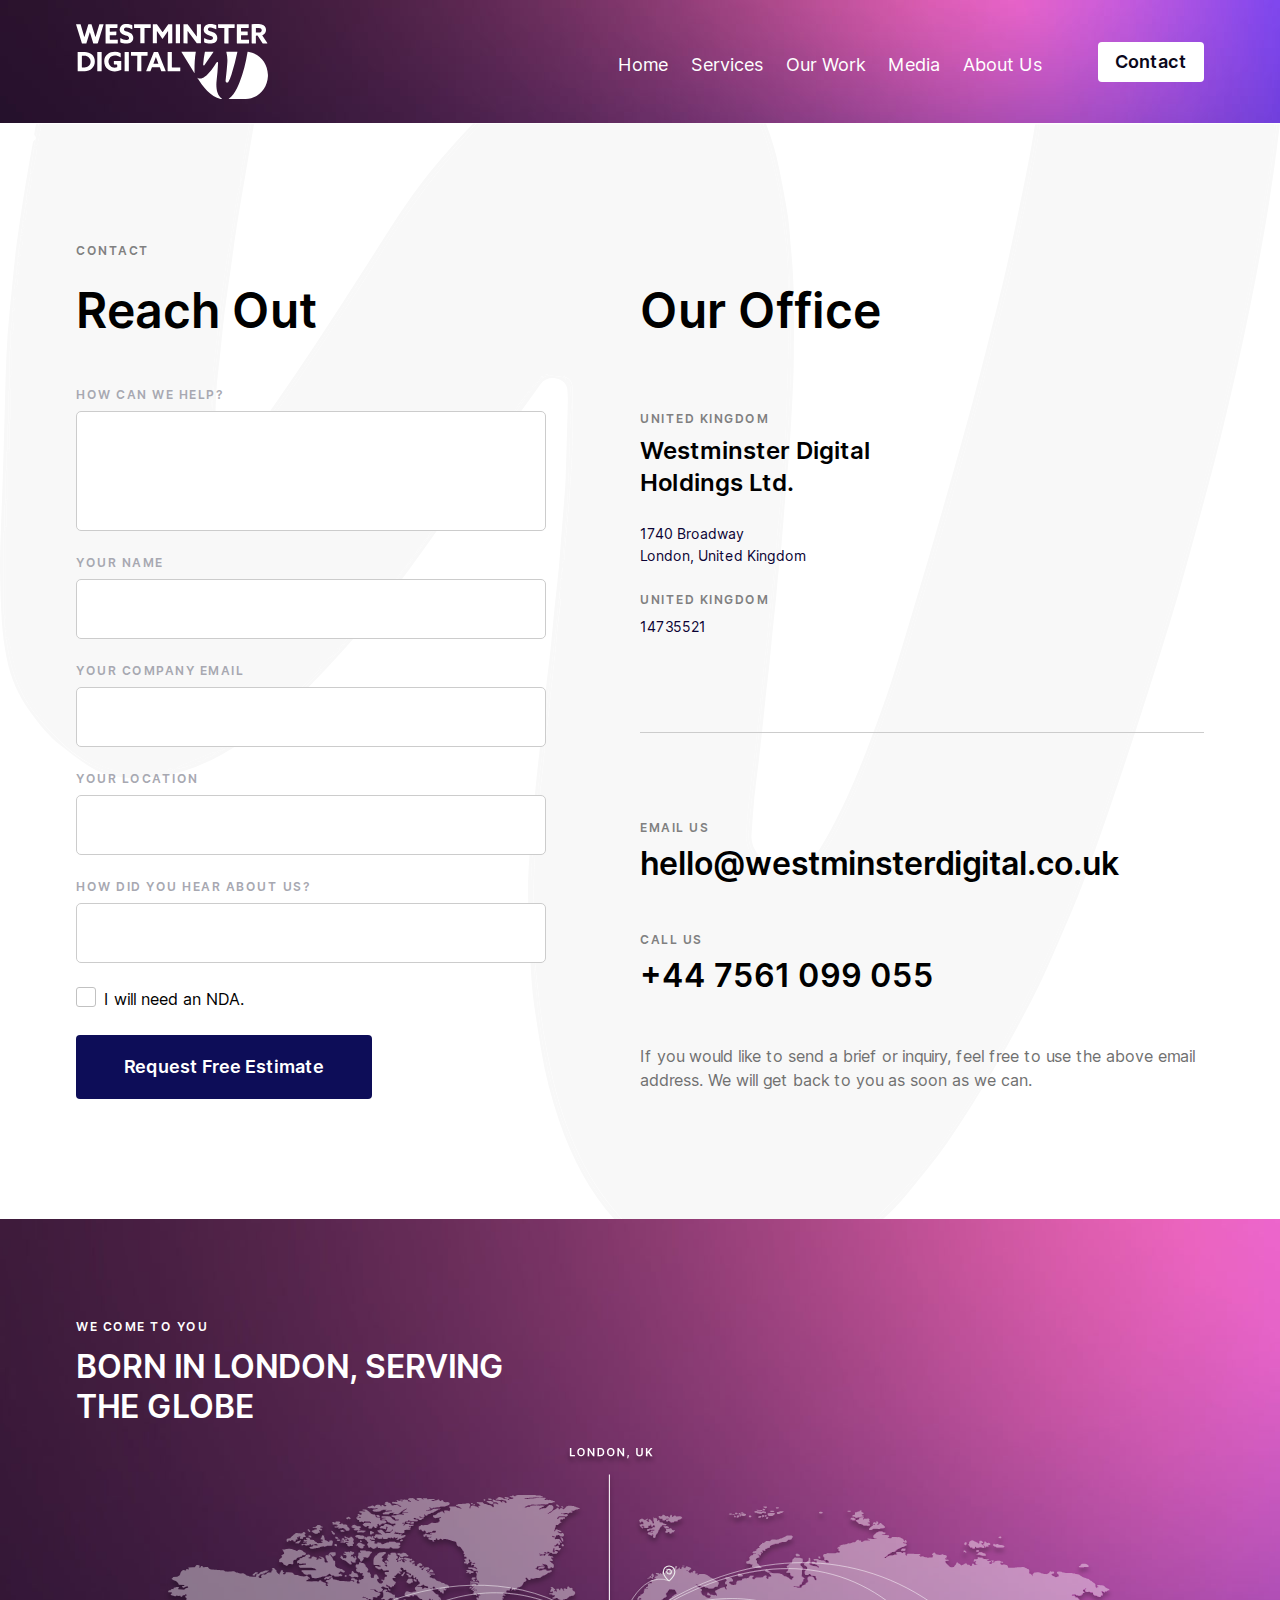
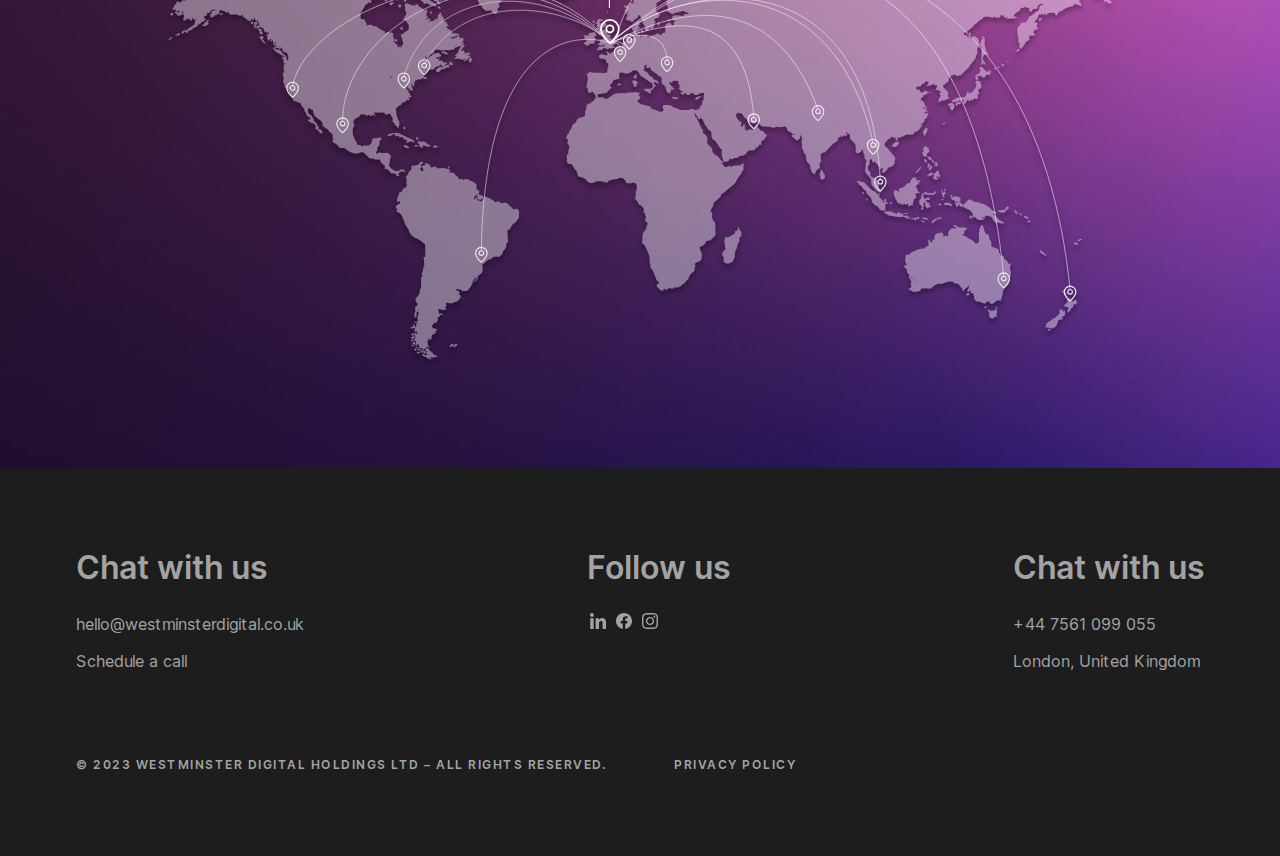
<file: contacts.html>
<!doctype html>
<html lang="en">

<head>
	<meta charset="UTF-8">
	<meta name="viewport" content="width=device-width, initial-scale=1.0">
	<title>Westminster digital - contact</title>
	<link rel="stylesheet" href="css/app.css">
	<script>/*! @formatter:off modernizr 3.6.0 (Custom Build) | MIT https://modernizr.com/download/?-overflowscrolling-webp-setclasses !*/!function(e,n,t){function r(e,n){return typeof e===n}function o(){var e,n,t,o,i,s,a;for(var l in _)if(_.hasOwnProperty(l)){if(e=[],n=_[l],n.name&&(e.push(n.name.toLowerCase()),n.options&&n.options.aliases&&n.options.aliases.length))for(t=0;t<n.options.aliases.length;t++)e.push(n.options.aliases[t].toLowerCase());for(o=r(n.fn,"function")?n.fn():n.fn,i=0;i<e.length;i++)s=e[i],a=s.split("."),1===a.length?Modernizr[a[0]]=o:(!Modernizr[a[0]]||Modernizr[a[0]]instanceof Boolean||(Modernizr[a[0]]=new Boolean(Modernizr[a[0]])),Modernizr[a[0]][a[1]]=o),w.push((o?"":"no-")+a.join("-"))}}function i(e){var n=S.className,t=Modernizr._config.classPrefix||"";if(B&&(n=n.baseVal),Modernizr._config.enableJSClass){var r=new RegExp("(^|\\s)"+t+"no-js(\\s|$)");n=n.replace(r,"$1"+t+"js$2")}Modernizr._config.enableClasses&&(n+=" "+t+e.join(" "+t),B?S.className.baseVal=n:S.className=n)}function s(e,n){if("object"==typeof e)for(var t in e)b(e,t)&&s(t,e[t]);else{e=e.toLowerCase();var r=e.split("."),o=Modernizr[r[0]];if(2==r.length&&(o=o[r[1]]),"undefined"!=typeof o)return Modernizr;n="function"==typeof n?n():n,1==r.length?Modernizr[r[0]]=n:(!Modernizr[r[0]]||Modernizr[r[0]]instanceof Boolean||(Modernizr[r[0]]=new Boolean(Modernizr[r[0]])),Modernizr[r[0]][r[1]]=n),i([(n&&0!=n?"":"no-")+r.join("-")]),Modernizr._trigger(e,n)}return Modernizr}function a(e,n){return!!~(""+e).indexOf(n)}function l(){return"function"!=typeof n.createElement?n.createElement(arguments[0]):B?n.createElementNS.call(n,"http://www.w3.org/2000/svg",arguments[0]):n.createElement.apply(n,arguments)}function A(e){return e.replace(/([a-z])-([a-z])/g,function(e,n,t){return n+t.toUpperCase()}).replace(/^-/,"")}function u(e,n){return function(){return e.apply(n,arguments)}}function f(e,n,t){var o;for(var i in e)if(e[i]in n)return t===!1?e[i]:(o=n[e[i]],r(o,"function")?u(o,t||n):o);return!1}function c(n,t,r){var o;if("getComputedStyle"in e){o=getComputedStyle.call(e,n,t);var i=e.console;if(null!==o)r&&(o=o.getPropertyValue(r));else if(i){var s=i.error?"error":"log";i[s].call(i,"getComputedStyle returning null, its possible modernizr test results are inaccurate")}}else o=!t&&n.currentStyle&&n.currentStyle[r];return o}function p(e){return e.replace(/([A-Z])/g,function(e,n){return"-"+n.toLowerCase()}).replace(/^ms-/,"-ms-")}function d(){var e=n.body;return e||(e=l(B?"svg":"body"),e.fake=!0),e}function m(e,t,r,o){var i,s,a,A,u="modernizr",f=l("div"),c=d();if(parseInt(r,10))for(;r--;)a=l("div"),a.id=o?o[r]:u+(r+1),f.appendChild(a);return i=l("style"),i.type="text/css",i.id="s"+u,(c.fake?c:f).appendChild(i),c.appendChild(f),i.styleSheet?i.styleSheet.cssText=e:i.appendChild(n.createTextNode(e)),f.id=u,c.fake&&(c.style.background="",c.style.overflow="hidden",A=S.style.overflow,S.style.overflow="hidden",S.appendChild(c)),s=t(f,e),c.fake?(c.parentNode.removeChild(c),S.style.overflow=A,S.offsetHeight):f.parentNode.removeChild(f),!!s}function g(n,r){var o=n.length;if("CSS"in e&&"supports"in e.CSS){for(;o--;)if(e.CSS.supports(p(n[o]),r))return!0;return!1}if("CSSSupportsRule"in e){for(var i=[];o--;)i.push("("+p(n[o])+":"+r+")");return i=i.join(" or "),m("@supports ("+i+") { #modernizr { position: absolute; } }",function(e){return"absolute"==c(e,null,"position")})}return t}function h(e,n,o,i){function s(){f&&(delete U.style,delete U.modElem)}if(i=r(i,"undefined")?!1:i,!r(o,"undefined")){var u=g(e,o);if(!r(u,"undefined"))return u}for(var f,c,p,d,m,h=["modernizr","tspan","samp"];!U.style&&h.length;)f=!0,U.modElem=l(h.shift()),U.style=U.modElem.style;for(p=e.length,c=0;p>c;c++)if(d=e[c],m=U.style[d],a(d,"-")&&(d=A(d)),U.style[d]!==t){if(i||r(o,"undefined"))return s(),"pfx"==n?d:!0;try{U.style[d]=o}catch(v){}if(U.style[d]!=m)return s(),"pfx"==n?d:!0}return s(),!1}function v(e,n,t,o,i){var s=e.charAt(0).toUpperCase()+e.slice(1),a=(e+" "+x.join(s+" ")+s).split(" ");return r(n,"string")||r(n,"undefined")?h(a,n,o,i):(a=(e+" "+E.join(s+" ")+s).split(" "),f(a,n,t))}function y(e,n,r){return v(e,t,t,n,r)}var w=[],_=[],C={_version:"3.6.0",_config:{classPrefix:"",enableClasses:!0,enableJSClass:!0,usePrefixes:!0},_q:[],on:function(e,n){var t=this;setTimeout(function(){n(t[e])},0)},addTest:function(e,n,t){_.push({name:e,fn:n,options:t})},addAsyncTest:function(e){_.push({name:null,fn:e})}},Modernizr=function(){};Modernizr.prototype=C,Modernizr=new Modernizr;var b,S=n.documentElement,B="svg"===S.nodeName.toLowerCase();!function(){var e={}.hasOwnProperty;b=r(e,"undefined")||r(e.call,"undefined")?function(e,n){return n in e&&r(e.constructor.prototype[n],"undefined")}:function(n,t){return e.call(n,t)}}(),C._l={},C.on=function(e,n){this._l[e]||(this._l[e]=[]),this._l[e].push(n),Modernizr.hasOwnProperty(e)&&setTimeout(function(){Modernizr._trigger(e,Modernizr[e])},0)},C._trigger=function(e,n){if(this._l[e]){var t=this._l[e];setTimeout(function(){var e,r;for(e=0;e<t.length;e++)(r=t[e])(n)},0),delete this._l[e]}},Modernizr._q.push(function(){C.addTest=s}),Modernizr.addAsyncTest(function(){function e(e,n,t){function r(n){var r=n&&"load"===n.type?1==o.width:!1,i="webp"===e;s(e,i&&r?new Boolean(r):r),t&&t(n)}var o=new Image;o.onerror=r,o.onload=r,o.src=n}var n=[{uri:"[data-uri]",name:"webp"},{uri:"[data-uri]",name:"webp.alpha"},{uri:"[data-uri]",name:"webp.animation"},{uri:"[data-uri]",name:"webp.lossless"}],t=n.shift();e(t.name,t.uri,function(t){if(t&&"load"===t.type)for(var r=0;r<n.length;r++)e(n[r].name,n[r].uri)})});var Q="Moz O ms Webkit",x=C._config.usePrefixes?Q.split(" "):[];C._cssomPrefixes=x;var E=C._config.usePrefixes?Q.toLowerCase().split(" "):[];C._domPrefixes=E;var T={elem:l("modernizr")};Modernizr._q.push(function(){delete T.elem});var U={style:T.elem.style};Modernizr._q.unshift(function(){delete U.style}),C.testAllProps=v,C.testAllProps=y,Modernizr.addTest("overflowscrolling",y("overflowScrolling","touch",!0)),o(),i(w),delete C.addTest,delete C.addAsyncTest;for(var P=0;P<Modernizr._q.length;P++)Modernizr._q[P]();e.Modernizr=Modernizr}(window,document);/*! @formatter:on */</script>
</head>

<body>
	<div class="page-wrapper">
		<!--Header-->
		<header id="header" class="header header--contact">
			<div class="container">
				<div class="header__wrapper">
					<a href="index.html" class="header__logo">
						<svg class="logo-two" width="330" height="129" viewBox="0 0 330 129" fill="none" xmlns="http://www.w3.org/2000/svg">
							<g clip-path="url(#clip0_710_128)">
								<mask id="mask0_710_128" style="mask-type:alpha" maskUnits="userSpaceOnUse" x="0" y="0" width="330" height="129">
									<path fill-rule="evenodd" clip-rule="evenodd" d="M84.0702 0H89.8002L96.3002 1.9C96.6002 1.98667 96.7502 2.18667 96.7502 2.5V8.74C96.7502 9.23333 96.5402 9.35333 96.1202 9.1C93.1802 7.35 84.9502 4.09 82.7202 8.11C82.5347 8.44208 82.4232 8.81031 82.3933 9.18949C82.3633 9.56867 82.4157 9.94984 82.5467 10.3069C82.6778 10.664 82.8844 10.9885 83.1526 11.2583C83.4207 11.5281 83.7439 11.7367 84.1002 11.87C84.9794 12.2019 85.9478 12.5111 86.9531 12.8322C91.7334 14.3589 97.3509 16.1529 98.2102 21.92C100.14 34.87 85.0302 35.5 76.4702 31.68C76.1569 31.54 76.0002 31.2967 76.0002 30.95V24.79C76.0002 24.33 76.2002 24.2167 76.6002 24.45C79.6202 26.21 85.4302 28.4 88.8302 27.08C92.9502 25.46 90.8802 21.2 87.4002 20.41C81.3902 19.06 74.1202 16.19 75.1102 8.7C75.7502 3.84667 78.7369 0.946667 84.0702 0ZM228.33 0H234.04L240.64 1.88C241.047 2 241.25 2.27333 241.25 2.7V8.75C241.25 9.24333 241.033 9.36667 240.6 9.12C237.92 7.54 228.9 3.98 227.06 8.03C226.21 9.9 227.4 11.47 229.25 12.16C230.122 12.4851 231.046 12.7826 231.986 13.0852C236.509 14.5418 241.392 16.1142 242.56 21.43C245.5 34.82 228.68 35.41 220.77 31.61C220.614 31.532 220.482 31.4122 220.391 31.2638C220.299 31.1155 220.25 30.9445 220.25 30.77V24.76C220.249 24.6802 220.27 24.6018 220.31 24.5326C220.349 24.4635 220.407 24.4061 220.476 24.3664C220.545 24.3267 220.624 24.3062 220.703 24.3068C220.783 24.3074 220.861 24.3292 220.93 24.37C224.143 26.25 227.413 27.2967 230.74 27.51C235.6 27.81 237.79 22.43 232.28 20.7C232.053 20.6292 231.826 20.5584 231.598 20.4874C225.446 18.5742 218.797 16.5063 219.54 8.86C220.007 4.04667 222.937 1.09333 228.33 0ZM0 0.380004V0.860004L9.97 33.09C10.0567 33.3633 10.2433 33.5 10.53 33.5H17.07C17.2618 33.5003 17.4486 33.4394 17.6033 33.326C17.758 33.2127 17.8725 33.0529 17.93 32.87L23.47 14.69C23.5967 14.27 23.7233 14.27 23.85 14.69L29.49 33.09C29.57 33.3633 29.7533 33.5 30.04 33.5H36.51C37.03 33.5 37.3667 33.25 37.52 32.75L47.29 1C47.3165 0.91364 47.3224 0.822285 47.3074 0.733219C47.2923 0.644154 47.2566 0.559839 47.2032 0.486995C47.1498 0.414151 47.0801 0.354791 46.9997 0.313646C46.9192 0.272501 46.8303 0.250708 46.74 0.250004H40.69C40.5276 0.249502 40.3692 0.301657 40.2378 0.398829C40.1064 0.496001 40.0091 0.633084 39.96 0.790004L33.64 21.99C33.6272 22.0408 33.5981 22.0855 33.557 22.1172C33.5159 22.149 33.4651 22.1661 33.4122 22.1661C33.3593 22.1661 33.307 22.149 33.2634 22.1172C33.2197 22.0855 33.187 22.0408 33.17 21.99L26.67 0.760004C26.57 0.420004 26.3433 0.250004 25.99 0.250004H21.72C21.3533 0.250004 21.1167 0.42667 21.01 0.780004L14.7 21.45C14.4267 22.3367 14.16 22.3367 13.9 21.45L7.89 0.820004C7.84605 0.670121 7.75462 0.53891 7.62987 0.446705C7.50512 0.354501 7.35403 0.306451 7.2 0.310004L0 0.380004ZM58 19.8V26.45C58 26.5959 58.0579 26.7358 58.1611 26.8389C58.2642 26.9421 58.4041 27 58.55 27H71.2C71.3459 27 71.4858 27.0579 71.5889 27.1611C71.692 27.2642 71.75 27.4041 71.75 27.55V32.95C71.75 33.0959 71.692 33.2358 71.5889 33.3389C71.4858 33.4421 71.3459 33.5 71.2 33.5H51.3C51.1541 33.5 51.0142 33.4421 50.9111 33.3389C50.8079 33.2358 50.75 33.0959 50.75 32.95V0.8C50.75 0.654131 50.8079 0.514236 50.9111 0.411091C51.0142 0.307946 51.1541 0.25 51.3 0.25H70.7C70.8459 0.25 70.9858 0.307946 71.0889 0.411091C71.192 0.514236 71.25 0.654131 71.25 0.8V6.2C71.25 6.34587 71.192 6.48576 71.0889 6.58891C70.9858 6.69205 70.8459 6.75 70.7 6.75H58.55C58.4041 6.75 58.2642 6.80795 58.1611 6.91109C58.0579 7.01424 58 7.15413 58 7.3V12.61C58 12.6831 58.0145 12.7554 58.0428 12.8228C58.0711 12.8902 58.1125 12.9513 58.1646 13.0025C58.2167 13.0537 58.2786 13.094 58.3465 13.121C58.4143 13.1481 58.4869 13.1613 58.56 13.16L68.76 12.94C68.8339 12.9386 68.9073 12.9522 68.9759 12.9799C69.0445 13.0075 69.1067 13.0487 69.159 13.101C69.2113 13.1533 69.2525 13.2155 69.2801 13.2841C69.3078 13.3527 69.3214 13.4261 69.32 13.5L69.22 18.71C69.2174 18.8541 69.1583 18.9915 69.0554 19.0925C68.9526 19.1935 68.8141 19.25 68.67 19.25H58.55C58.4041 19.25 58.2642 19.3079 58.1611 19.4111C58.0579 19.5142 58 19.6541 58 19.8ZM117.75 32.94V7.1C117.75 7.00717 117.787 6.91815 117.853 6.85251C117.918 6.78688 118.007 6.75 118.1 6.75H128.15C128.243 6.75 128.332 6.71312 128.397 6.64749C128.463 6.58185 128.5 6.49283 128.5 6.4V0.6C128.5 0.507174 128.463 0.41815 128.397 0.352513C128.332 0.286875 128.243 0.25 128.15 0.25H100.1C100.007 0.25 99.9182 0.286875 99.8525 0.352513C99.7869 0.41815 99.75 0.507174 99.75 0.6V6.4C99.75 6.49283 99.7869 6.58185 99.8525 6.64749C99.9182 6.71312 100.007 6.75 100.1 6.75H110.15C110.243 6.75 110.332 6.78688 110.397 6.85251C110.463 6.91815 110.5 7.00717 110.5 7.1L110.49 32.91C110.49 33.0028 110.527 33.0918 110.593 33.1575C110.658 33.2231 110.747 33.26 110.84 33.26L117.4 33.29C117.493 33.29 117.582 33.2531 117.647 33.1875C117.713 33.1218 117.75 33.0328 117.75 32.94ZM157.85 12.61L149.02 25.36C148.787 25.6933 148.553 25.6933 148.32 25.36L139.49 12.68C139.457 12.6331 139.409 12.5981 139.355 12.5801C139.3 12.5621 139.241 12.562 139.186 12.5798C139.131 12.5977 139.084 12.6326 139.05 12.6794C139.017 12.7262 138.999 12.7825 139 12.84V32.74C139 33.06 138.837 33.2233 138.51 33.23L132.53 33.3C132.177 33.3067 132 33.1333 132 32.78V0.650001C132 0.383334 132.133 0.250001 132.4 0.250001H138.51C138.671 0.249759 138.83 0.288624 138.974 0.363389C139.118 0.438155 139.244 0.546677 139.34 0.680001L148.5 13.73C148.727 14.0567 148.953 14.0567 149.18 13.73L158.3 0.760001C158.54 0.420001 158.867 0.250001 159.28 0.250001H164.75C165.25 0.250001 165.5 0.500001 165.5 1V32.72C165.5 33.04 165.34 33.2033 165.02 33.21L158.8 33.34C158.433 33.3467 158.25 33.1667 158.25 32.8V12.73C158.25 12.2633 158.117 12.2233 157.85 12.61ZM171.91 0.27002H178.37C178.596 0.27002 178.78 0.453583 178.78 0.680019V32.84C178.78 33.0665 178.596 33.25 178.37 33.25H171.91C171.684 33.25 171.5 33.0665 171.5 32.84V0.680019C171.5 0.453583 171.684 0.27002 171.91 0.27002ZM208.08 0.250084H214.42C214.508 0.250084 214.591 0.284852 214.653 0.346739C214.715 0.408626 214.75 0.492563 214.75 0.580084V32.9201C214.75 33.0076 214.715 33.0915 214.653 33.1534C214.591 33.2153 214.508 33.2501 214.42 33.2501H207.92C207.868 33.2513 207.816 33.2401 207.769 33.2175C207.722 33.1949 207.682 33.1615 207.65 33.1201L192.35 12.4101C192.31 12.3527 192.252 12.3096 192.186 12.2872C192.119 12.2647 192.047 12.264 191.98 12.2852C191.913 12.3064 191.855 12.3483 191.814 12.405C191.772 12.4616 191.75 12.5299 191.75 12.6001V33.0401C191.75 33.0843 191.741 33.128 191.724 33.1687C191.707 33.2094 191.682 33.2463 191.65 33.277C191.618 33.3078 191.581 33.3319 191.539 33.3479C191.498 33.3639 191.454 33.3714 191.41 33.3701L185.07 33.1901C184.984 33.1875 184.903 33.1516 184.843 33.09C184.783 33.0284 184.75 32.9459 184.75 32.8601V0.580084C184.75 0.492563 184.785 0.408626 184.847 0.346739C184.909 0.284852 184.992 0.250084 185.08 0.250084H191.55C191.602 0.248909 191.654 0.260075 191.701 0.282669C191.748 0.305264 191.788 0.338646 191.82 0.380084L207.15 21.2201C207.191 21.2783 207.249 21.3217 207.317 21.344C207.384 21.3662 207.457 21.3661 207.525 21.3437C207.592 21.3212 207.65 21.2776 207.691 21.2193C207.732 21.161 207.752 21.0911 207.75 21.0201V0.580084C207.75 0.536748 207.759 0.493836 207.775 0.453799C207.792 0.413761 207.816 0.377382 207.847 0.346739C207.877 0.316096 207.914 0.291788 207.954 0.275204C207.994 0.25862 208.037 0.250084 208.08 0.250084ZM244.87 6.75H254.46C254.611 6.75 254.756 6.81005 254.863 6.91695C254.97 7.02385 255.03 7.16883 255.03 7.32L254.91 32.87C254.91 33.0195 254.969 33.1629 255.074 33.2696C255.178 33.3762 255.321 33.4374 255.47 33.44L261.67 33.53C261.746 33.5313 261.821 33.5176 261.891 33.4895C261.962 33.4615 262.026 33.4197 262.08 33.3666C262.134 33.3136 262.177 33.2503 262.206 33.1805C262.235 33.1106 262.25 33.0357 262.25 32.96V7.32C262.25 7.16883 262.31 7.02385 262.417 6.91695C262.524 6.81005 262.669 6.75 262.82 6.75H272.18C272.331 6.75 272.476 6.68995 272.583 6.58305C272.69 6.47615 272.75 6.33117 272.75 6.18V0.82C272.75 0.668827 272.69 0.523845 272.583 0.416949C272.476 0.310053 272.331 0.25 272.18 0.25H244.73C244.655 0.249988 244.58 0.265057 244.51 0.294325C244.44 0.323594 244.377 0.366476 244.324 0.420469C244.271 0.474462 244.229 0.538484 244.201 0.608798C244.173 0.679112 244.159 0.754309 244.16 0.83L244.3 6.19C244.303 6.33943 244.364 6.48186 244.471 6.5866C244.577 6.69134 244.721 6.75002 244.87 6.75ZM284.36 27H296.89C297.052 27 297.207 27.0643 297.321 27.1787C297.436 27.2931 297.5 27.4482 297.5 27.61V32.89C297.5 33.0518 297.436 33.2069 297.321 33.3213C297.207 33.4357 297.052 33.5 296.89 33.5H277.11C277.03 33.5 276.951 33.4842 276.877 33.4536C276.803 33.4229 276.735 33.378 276.679 33.3213C276.622 33.2647 276.577 33.1974 276.546 33.1234C276.516 33.0494 276.5 32.9701 276.5 32.89V0.86C276.5 0.779894 276.516 0.700572 276.546 0.626563C276.577 0.552555 276.622 0.485309 276.679 0.428665C276.735 0.372021 276.803 0.327089 276.877 0.296433C276.951 0.265778 277.03 0.25 277.11 0.25H296.38C296.542 0.25 296.697 0.314268 296.811 0.428665C296.926 0.543062 296.99 0.698218 296.99 0.86V6.14C296.99 6.30178 296.926 6.45694 296.811 6.57134C296.697 6.68573 296.542 6.75 296.38 6.75H284.36C284.28 6.75 284.201 6.76578 284.127 6.79643C284.053 6.82709 283.985 6.87202 283.929 6.92866C283.872 6.98531 283.827 7.05255 283.796 7.12656C283.766 7.20057 283.75 7.27989 283.75 7.36V12.47C283.75 12.551 283.766 12.6311 283.797 12.7058C283.829 12.7804 283.874 12.8481 283.932 12.9049C283.99 12.9617 284.058 13.0064 284.133 13.0365C284.209 13.0665 284.289 13.0813 284.37 13.08L294.54 12.97C294.62 12.9687 294.7 12.9831 294.774 13.0126C294.849 13.042 294.917 13.0859 294.974 13.1416C295.032 13.1973 295.078 13.2638 295.11 13.3373C295.142 13.4108 295.159 13.4899 295.16 13.57L295.26 18.63C295.261 18.7109 295.247 18.7913 295.216 18.8665C295.186 18.9417 295.142 19.0101 295.085 19.0678C295.028 19.1255 294.96 19.1714 294.886 19.2026C294.811 19.2339 294.731 19.25 294.65 19.25H284.36C284.28 19.25 284.201 19.2658 284.127 19.2964C284.053 19.3271 283.985 19.372 283.929 19.4287C283.872 19.4853 283.827 19.5526 283.796 19.6266C283.766 19.7006 283.75 19.7799 283.75 19.86V26.39C283.75 26.4701 283.766 26.5494 283.796 26.6234C283.827 26.6974 283.872 26.7647 283.929 26.8213C283.985 26.878 284.053 26.9229 284.127 26.9536C284.201 26.9842 284.28 27 284.36 27ZM309.3 32.9001L309.23 21.5401C309.23 21.1341 309.361 20.7388 309.604 20.4136C309.847 20.0883 310.189 19.8505 310.578 19.7356C310.968 19.6208 311.384 19.6352 311.765 19.7766C312.145 19.918 312.47 20.1788 312.69 20.5201L320.71 33.0601C320.796 33.1947 320.914 33.3056 321.054 33.3825C321.194 33.4594 321.35 33.4998 321.51 33.5001H328.54C328.625 33.4998 328.708 33.4766 328.781 33.4328C328.854 33.3891 328.913 33.3264 328.953 33.2516C328.993 33.1767 329.012 33.0924 329.008 33.0077C329.004 32.9229 328.977 32.8408 328.93 32.7701L320.36 19.9001C320.133 19.5601 320.21 19.3201 320.59 19.1801C329.4 15.7901 328.58 2.9601 319.22 1.0101C314.953 0.123434 309.393 -0.0698994 302.54 0.430101C302.18 0.456767 302 0.650101 302 1.0101V32.8701C302 33.0319 302.065 33.187 302.182 33.3014C302.298 33.4158 302.456 33.4801 302.62 33.4801L308.79 33.4101C309.13 33.4101 309.3 33.2401 309.3 32.9001ZM309.29 14.4201L309.31 7.1201C309.31 7.03258 309.345 6.94864 309.407 6.88676C309.469 6.82487 309.552 6.7901 309.64 6.7901L314.6 6.8001C315.844 6.80305 317.035 7.1692 317.913 7.81804C318.79 8.46689 319.282 9.3453 319.28 10.2601V11.3201C319.279 11.7733 319.156 12.2217 318.92 12.6399C318.683 13.058 318.336 13.4376 317.9 13.7571C317.463 14.0765 316.945 14.3295 316.376 14.5016C315.806 14.6737 315.196 14.7616 314.58 14.7601L309.62 14.7501C309.532 14.7501 309.449 14.7153 309.387 14.6534C309.325 14.5916 309.29 14.5076 309.29 14.4201ZM57.2802 59.3102C52.0902 68.0002 61.0702 78.4202 70.3502 74.5802C70.4689 74.5294 70.57 74.4454 70.6411 74.3388C70.7122 74.2321 70.7502 74.1074 70.7502 73.9802V70.7502C70.7502 70.4849 70.6449 70.2306 70.4573 70.0431C70.2698 69.8555 70.0154 69.7502 69.7502 69.7502H65.7502C65.2502 69.7502 65.0002 69.5002 65.0002 69.0002V64.0002C65.0002 63.6668 65.1669 63.5002 65.5002 63.5002H77.2502C77.5836 63.5002 77.7502 63.6668 77.7502 64.0002V78.4802C77.7502 78.8002 77.6069 79.0268 77.3202 79.1602C64.5702 85.3102 48.3102 79.8902 48.4402 64.0002C48.5602 49.6302 64.8302 44.6402 76.1702 49.8202C76.3428 49.8974 76.4894 50.0234 76.5923 50.1831C76.6952 50.3428 76.7501 50.5293 76.7502 50.7202V56.9802C76.7512 57.0481 76.7335 57.1149 76.699 57.1735C76.6645 57.232 76.6146 57.2799 76.5547 57.3119C76.4948 57.3439 76.4272 57.3588 76.3594 57.355C76.2916 57.3511 76.2261 57.3287 76.1702 57.2902C70.3402 53.2902 61.3102 52.5502 57.2802 59.3102ZM203.76 84.3C203.66 72.16 203.83 60.3 205.94 48.28C206 47.9267 205.85 47.75 205.49 47.75H181.53C181.157 47.75 181.067 47.91 181.26 48.23L203.41 84.4C203.432 84.4344 203.465 84.4608 203.503 84.4753C203.541 84.4897 203.583 84.4915 203.622 84.4802C203.662 84.469 203.696 84.4454 203.721 84.4129C203.746 84.3805 203.76 84.3409 203.76 84.3ZM236.29 48L220.68 71.11C220.59 71.2434 220.465 71.35 220.319 71.4186C220.173 71.4873 220.011 71.5154 219.85 71.5C218.904 71.4067 218.487 70.6533 218.6 69.24C219.167 62.16 220.144 55.14 221.53 48.18C221.59 47.8933 221.767 47.75 222.06 47.75H236.15C236.357 47.75 236.404 47.8333 236.29 48ZM258.48 48.15C260.007 54.15 260.577 59.9967 260.19 65.69C259.59 74.5033 258.603 84.9267 257.23 96.96C256.92 99.6 258.29 101.49 261.1 100.45C261.433 100.33 261.687 100.117 261.86 99.81C263.84 96.33 265.623 92.14 267.21 87.24C271.363 74.42 274.783 61.4567 277.47 48.35C277.485 48.2773 277.483 48.2023 277.466 48.1303C277.448 48.0583 277.414 47.9912 277.367 47.9337C277.321 47.8763 277.261 47.83 277.194 47.7982C277.127 47.7665 277.054 47.75 276.98 47.75H258.79C258.51 47.75 258.407 47.8833 258.48 48.15ZM2.72021 48.4501C2.72021 48.3546 2.75814 48.263 2.82566 48.1955C2.89317 48.128 2.98474 48.0901 3.08021 48.0901L14.9302 48.0601C17.1984 48.0558 19.4451 48.4554 21.5421 49.2361C23.6391 50.0168 25.5453 51.1632 27.1518 52.61C28.7583 54.0568 30.0336 55.7755 30.905 57.6681C31.7763 59.5606 32.2267 61.5899 32.2302 63.6401V65.5201C32.2374 69.6597 30.4252 73.6329 27.1921 76.5659C23.9591 79.4989 19.57 81.1515 14.9902 81.1601L3.14021 81.1901C3.04474 81.1901 2.95317 81.1522 2.88566 81.0846C2.81814 81.0171 2.78021 80.9256 2.78021 80.8301L2.72021 48.4501ZM10.0202 54.8401L9.96021 74.3801C9.96017 74.4633 9.99251 74.5432 10.0504 74.6029C10.1082 74.6626 10.1871 74.6975 10.2702 74.7001L14.4802 74.7201C15.8553 74.7256 17.2179 74.4738 18.4904 73.9792C19.7628 73.4846 20.92 72.7569 21.896 71.8376C22.8719 70.9183 23.6475 69.8254 24.1784 68.6213C24.7093 67.4172 24.9852 66.1256 24.9902 64.8201V64.5201C25.0004 61.8841 23.9073 59.3518 21.9513 57.4803C19.9954 55.6087 17.3368 54.5511 14.5602 54.5401L10.3502 54.5201C10.3074 54.5188 10.2647 54.526 10.2247 54.5415C10.1847 54.557 10.1482 54.5804 10.1174 54.6102C10.0867 54.6401 10.0622 54.6758 10.0455 54.7153C10.0288 54.7548 10.0202 54.7972 10.0202 54.8401ZM37.1 48H43.4C43.7314 48 44 48.2686 44 48.6V80.66C44 80.9914 43.7314 81.26 43.4 81.26H37.1C36.7686 81.26 36.5 80.9914 36.5 80.66V48.6C36.5 48.2686 36.7686 48 37.1 48ZM90.2402 48H84.0002C83.7186 48 83.4902 48.2283 83.4902 48.51V80.73C83.4902 81.0117 83.7186 81.24 84.0002 81.24H90.2402C90.5219 81.24 90.7502 81.0117 90.7502 80.73V48.51C90.7502 48.2283 90.5219 48 90.2402 48ZM94.8802 54.5H104.9C105.009 54.5 105.113 54.5432 105.19 54.6201C105.267 54.697 105.31 54.8013 105.31 54.91L105.12 80.84C105.12 80.9487 105.163 81.053 105.24 81.1299C105.317 81.2068 105.421 81.25 105.53 81.25H111.9C112.009 81.25 112.113 81.2068 112.19 81.1299C112.267 81.053 112.31 80.9487 112.31 80.84L112.27 54.91C112.27 54.8013 112.313 54.697 112.39 54.6201C112.467 54.5432 112.571 54.5 112.68 54.5H122.59C122.699 54.5 122.803 54.4568 122.88 54.3799C122.957 54.303 123 54.1987 123 54.09V48.41C123 48.3013 122.957 48.197 122.88 48.1201C122.803 48.0432 122.699 48 122.59 48H94.8402C94.7314 48 94.6272 48.0432 94.5503 48.1201C94.4734 48.197 94.4302 48.3013 94.4302 48.41L94.4702 54.09C94.4702 54.1987 94.5134 54.303 94.5903 54.3799C94.6672 54.4568 94.7714 54.5 94.8802 54.5ZM130.52 74.53L128.06 80.97C128.029 81.0533 127.973 81.125 127.899 81.1751C127.826 81.2253 127.739 81.2514 127.65 81.25H121.03C120.96 81.2501 120.89 81.233 120.828 81.2001C120.766 81.1672 120.713 81.1196 120.673 81.0613C120.634 81.0031 120.609 80.936 120.602 80.866C120.594 80.7961 120.604 80.7253 120.63 80.66L133.79 48.27C133.822 48.1901 133.877 48.1217 133.949 48.0736C134.02 48.0255 134.104 47.9998 134.19 48H140.6C140.686 47.9998 140.77 48.0255 140.841 48.0736C140.913 48.1217 140.968 48.1901 141 48.27L154.15 80.66C154.176 80.7253 154.186 80.7961 154.178 80.866C154.171 80.936 154.146 81.0031 154.107 81.0613C154.067 81.1196 154.014 81.1672 153.952 81.2001C153.89 81.233 153.82 81.2501 153.75 81.25H146.85C146.761 81.2514 146.674 81.2253 146.601 81.1751C146.527 81.125 146.471 81.0533 146.44 80.97L143.98 74.53C143.949 74.4467 143.893 74.375 143.819 74.3249C143.746 74.2747 143.659 74.2486 143.57 74.25H130.93C130.841 74.2486 130.754 74.2747 130.681 74.3249C130.607 74.375 130.551 74.4467 130.52 74.53ZM133.09 68.05C133.073 68.1003 133.068 68.1539 133.075 68.2065C133.082 68.2591 133.102 68.3093 133.132 68.3531C133.162 68.3968 133.202 68.4329 133.248 68.4584C133.295 68.4839 133.347 68.4982 133.4 68.5L141.17 68.49C141.225 68.4903 141.28 68.4772 141.329 68.4518C141.377 68.4264 141.419 68.3894 141.451 68.3442C141.482 68.2989 141.503 68.2466 141.509 68.1919C141.516 68.1372 141.509 68.0816 141.49 68.03L137.59 57.52C137.566 57.4541 137.523 57.3971 137.466 57.3568C137.408 57.3165 137.34 57.2949 137.27 57.2949C137.2 57.2949 137.132 57.3165 137.074 57.3568C137.017 57.3971 136.974 57.4541 136.95 57.52L133.09 68.05ZM178.74 74.75H165.26C165.125 74.75 164.995 74.6963 164.899 74.6006C164.804 74.505 164.75 74.3753 164.75 74.24V48.51C164.75 48.3747 164.696 48.245 164.601 48.1494C164.505 48.0537 164.375 48 164.24 48H158.01C157.875 48 157.745 48.0537 157.649 48.1494C157.554 48.245 157.5 48.3747 157.5 48.51V80.74C157.5 80.807 157.513 80.8733 157.539 80.9352C157.564 80.997 157.602 81.0533 157.649 81.1006C157.697 81.148 157.753 81.1856 157.815 81.2112C157.877 81.2368 157.943 81.25 158.01 81.25H178.74C178.807 81.25 178.873 81.2368 178.935 81.2112C178.997 81.1856 179.053 81.148 179.101 81.1006C179.148 81.0533 179.186 80.997 179.211 80.9352C179.237 80.8733 179.25 80.807 179.25 80.74V75.26C179.25 75.1247 179.196 74.995 179.101 74.8994C179.005 74.8037 178.875 74.75 178.74 74.75ZM330 87.37V89.8C328.8 111.41 313.75 128.05 291.68 129H262.29C265.923 126.387 268.777 123.583 270.85 120.59C275.14 114.38 278.29 108.25 281.07 100.83C287.463 83.7833 292.063 66.3467 294.87 48.52C294.95 48.0333 295.233 47.83 295.72 47.91C316.02 51.24 329.14 66.85 330 87.37ZM248.69 129H251.56C241.5 122.45 240.45 108.11 241.74 97.0798C242.94 86.8598 243.777 76.7965 244.25 66.8898C244.267 66.5894 244.183 66.2919 244.012 66.0446C243.841 65.7973 243.592 65.6143 243.304 65.5247C243.017 65.435 242.708 65.4439 242.427 65.55C242.145 65.656 241.907 65.853 241.75 66.1098L241.597 66.3546C236.487 74.5245 220.232 100.517 208.64 92.3798C208.609 92.361 208.573 92.3531 208.538 92.3574C208.502 92.3616 208.469 92.3777 208.443 92.4031C208.418 92.4285 208.402 92.4617 208.398 92.4974C208.393 92.5331 208.401 92.5692 208.42 92.5998C217.05 106.12 231.69 126.08 248.69 129Z" fill="#04021A" />
								</mask>
								<g mask="url(#mask0_710_128)">
									<g clip-path="url(#clip1_710_128)">
										<rect width="506.092" height="235.263" transform="translate(-12 -72)" fill="url(#paint0_linear_710_128)" />
										<g filter="url(#filter0_f_710_128)">
											<circle cx="-11.5" cy="-49.5" r="95.5" fill="#231BA1" />
										</g>
										<g filter="url(#filter1_f_710_128)">
											<path d="M212 197.749C212 246.224 168.611 230.599 120.151 230.599C71.6909 230.599 34.4588 228.772 34.4588 180.297C34.4588 131.821 21.9176 53 70.3774 53C118.837 53 212 149.273 212 197.749Z" fill="url(#paint1_linear_710_128)" />
										</g>
									</g>
								</g>
							</g>
							<defs>
								<filter id="filter0_f_710_128" x="-207" y="-245" width="391" height="391" filterUnits="userSpaceOnUse" color-interpolation-filters="sRGB">
									<feFlood flood-opacity="0" result="BackgroundImageFix" />
									<feBlend mode="normal" in="SourceGraphic" in2="BackgroundImageFix" result="shape" />
									<feGaussianBlur stdDeviation="50" result="effect1_foregroundBlur_710_128" />
								</filter>
								<filter id="filter1_f_710_128" x="-57" y="-37" width="359" height="360" filterUnits="userSpaceOnUse" color-interpolation-filters="sRGB">
									<feFlood flood-opacity="0" result="BackgroundImageFix" />
									<feBlend mode="normal" in="SourceGraphic" in2="BackgroundImageFix" result="shape" />
									<feGaussianBlur stdDeviation="45" result="effect1_foregroundBlur_710_128" />
								</filter>
								<linearGradient id="paint0_linear_710_128" x1="-10" y1="126" x2="280" y2="42" gradientUnits="userSpaceOnUse">
									<stop stop-color="#3522A3" />
									<stop offset="1" stop-color="#000017" />
								</linearGradient>
								<linearGradient id="paint1_linear_710_128" x1="129.9" y1="172.084" x2="44.6833" y2="47.8931" gradientUnits="userSpaceOnUse">
									<stop stop-color="#FF75D8" />
									<stop offset="1" stop-color="#6E3CD0" />
								</linearGradient>
								<clipPath id="clip0_710_128">
									<rect width="330" height="129" fill="white" />
								</clipPath>
								<clipPath id="clip1_710_128">
									<rect width="506.092" height="235.263" fill="white" transform="translate(-12 -72)" />
								</clipPath>
							</defs>
						</svg>
					</a>
					<div class="header__menu" data-menu>
						<div class="header__wrap">
							<nav class="nav">
								<ul class="nav__list list-reset">
									<li class="nav__item">
										<a href="index.html" class="nav__link">
											<span>Home</span>
										</a>
									</li>
									<li class="nav__item">
										<a href="services.html" class="nav__link">
											<span>Services</span>
										</a>
									</li>
									<li class="nav__item">
										<a href="ourwork.html" class="nav__link">
											<span>Our Work</span>
										</a>
									</li>
									<li class="nav__item">
										<a href="media.html" class="nav__link">
											<span>Media</span>
										</a>
									</li>
									<li class="nav__item">
										<a href="about.html" class="nav__link">
											<span>About Us</span>
										</a>
									</li>
								</ul>
							</nav>
							<div class="header__chat">
								<div class="header__name">
									Chat with us
								</div>
								<a href="mailto:hello@westminsterdigital.co.uk">hello@westminsterdigital.co.uk</a>
								<a href="#">Schedule a call</a>
							</div>
						</div>
						<button type="button" class="menu-close" data-close>
							<svg xmlns="http://www.w3.org/2000/svg" width="18" height="18" viewBox="0 0 18 18" fill="none">
								<path d="M16.5 16.5L1.5 1.5M16.5 1.5L1.5 16.5" stroke="white" stroke-width="2.22222" stroke-linecap="round" stroke-linejoin="round" />
							</svg>
						</button>
					</div>
					<div class="header__btns">
						<button class="burger" aria-label="Open menu" aria-expanded="false" data-burger>
							<span class="burger__line"></span>
						</button>
						<a href="contacts.html" class="b-btn b-btn--white">
							Contact
						</a>
					</div>
				</div>
			</div>
		</header>
		<main class="main">
			<div class="contacts">
				<div class="container">
					<div class="tiny-text tiny-text--contacts">Contact</div>
					<div class="contacts__grid">
						<div class="contacts__left">
							<h2 class="section-title">
								Reach Out
							</h2>
							<form action="#" class="form form--contacts" id="form-contacts">
								<div class="form__row">
									<label for="contact-text" class="form__label">
										<span class="form__name">How can we help?</span>
										<textarea name="contact-text" id="contact-text" class="form__area" cols="30" rows="4"></textarea>
									</label>
								</div>
								<div class="form__row">
									<label for="contact-name" class="form__label">
										<span class="form__name">your name</span>
										<input type="text" class="form__input" id="contact-name">
									</label>
								</div>
								<div class="form__row">
									<label for="contact-email" class="form__label">
										<span class="form__name">your company email</span>
										<input type="text" class="form__input" id="contact-email">
									</label>
								</div>
								<div class="form__row">
									<label for="contact-location" class="form__label">
										<span class="form__name">your Location</span>
										<input type="text" class="form__input" id="contact-location">
									</label>
								</div>
								<div class="form__row">
									<label for="contact-about" class="form__label">
										<span class="form__name">how did you hear about us?</span>
										<input type="text" class="form__input" id="contact-about">
									</label>
								</div>
								<div class="form__row">
									<label for="contact-checked" class="checkbox-style">
										<input id="contact-checked" type="checkbox">
										<span>I will need an NDA.</span>
									</label>
								</div>
								<button class="b-btn b-btn--blue">
									Request Free Estimate
								</button>
							</form>
						</div>
						<div class="contacts__right">
							<h2 class="section-title contacts__title">
								Our Office
							</h2>
							<ul class="contacts__list list-reset contacts__list--top">
								<li>
									<div class="tiny-text contacts__subtitle">
										United Kingdom
									</div>
									<div class="company-name">
										Westminster Digital
										Holdings Ltd.
									</div>
									<div>
										1740 Broadway<br>
										London, United Kingdom
									</div>
								</li>
								<li>
									<div class="tiny-text contacts__subtitle">
										United Kingdom
									</div>
									<div>
										14735521
									</div>
								</li>
							</ul>
							<div class="contacts__map" id="myMap"></div>
							<div class="contacts__bottom">
								<ul class="contacts__list contacts__list--bottom list-reset">
									<li>
										<div class="tiny-text contacts__subtitle">Email us</div>
										<a href="mailto:hello@westminsterdigital.co.uk" class="contacts__link">hello@westminsterdigital.co.uk</a>
									</li>
									<li>
										<div class="tiny-text contacts__subtitle">call us</div>
										<a href="tel:+447561099055" class="contacts__link">+44 7561 099 055</a>
									</li>
								</ul>
								<div class="contacts__text">
									<p>
										If you would like to send a brief or inquiry, feel free to use
										the above email address. We will get back to you as soon as we can.
									</p>
								</div>
							</div>
						</div>
					</div>
				</div>
			</div>
			<section class="map">
				<div class="container">
					<div class="map__wrap">
						<div class="tiny-text tiny-text--map">WE COME TO YOU</div>
						<h4 class="map__title">
							BORN IN LONDON, SERVING THE GLOBE
						</h4>
					</div>
					<div class="map__img">
						<img src="images/contacts/map.svg" alt="" width="952" height="502">
					</div>
				</div>
			</section>
		</main>
		<!-- Footer -->
		<footer class="footer footer--contact" id="footer">
			<div class="container">
				<div class="footer__top">
					<div class="footer__item">
						<div class="footer__name">
							Chat with us
						</div>
						<ul class="list-reset">
							<li>
								<a href="mailto:hello@westminsterdigital.co.uk" class="footer__link">
									hello@westminsterdigital.co.uk
								</a>
							</li>
							<li>
								<a href="contacts.html" class="footer__link">
									Schedule a call
								</a>
							</li>
						</ul>
					</div>
					<div class="footer__item">
						<div class="footer__name">
							Follow us
						</div>
						<div class="s-block">
							<a href="#" class="s-block__link" target="_blank" rel="noopener nofollow">
								<svg width="22" height="18" viewBox="0 0 22 18" fill="none" xmlns="http://www.w3.org/2000/svg">
									<path fill-rule="evenodd" clip-rule="evenodd" d="M19 17H15.6411V11.177C15.6411 9.45893 14.9101 8.92908 13.9672 8.92908C12.9706 8.92908 11.9932 9.67858 11.9932 11.2199V17H8.63409V6.33876H11.8646V7.81591H11.9074C12.2325 7.15957 13.367 6.03911 15.1002 6.03911C16.9745 6.03911 19 7.1498 19 10.4064V17ZM4.93673 4.85339C3.86705 4.85339 3 4.04018 3 2.92716C3 1.81415 3.86705 1 4.93673 1C6.00626 1 6.87331 1.81415 6.87331 2.92716C6.87331 4.04018 6.00626 4.85339 4.93673 4.85339ZM3.25726 16.9918H6.61636V6.3307H3.25726V16.9918Z" fill="white" />
								</svg>

							</a>
							<a href="#" class="s-block__link" target="_blank" rel="noopener nofollow">
								<svg width="22" height="18" viewBox="0 0 22 18" fill="none" xmlns="http://www.w3.org/2000/svg">
									<path fill-rule="evenodd" clip-rule="evenodd" d="M19 9.04889C19 4.60361 15.4183 1 11 1C6.58172 1 3 4.60361 3 9.04889C3 13.0663 5.92548 16.3962 9.75 17V11.3755H7.71875V9.04889H9.75V7.27562C9.75 5.25837 10.9443 4.1441 12.7717 4.1441C13.647 4.1441 14.5625 4.3013 14.5625 4.3013V6.28208H13.5537C12.5599 6.28208 12.25 6.90252 12.25 7.53905V9.04889H14.4688L14.1141 11.3755H12.25V17C16.0745 16.3962 19 13.0663 19 9.04889Z" fill="white" />
								</svg>
							</a>
							<a href="#" class="s-block__link" target="_blank" rel="noopener nofollow">
								<svg width="22" height="18" viewBox="0 0 22 18" fill="none" xmlns="http://www.w3.org/2000/svg">
									<path fill-rule="evenodd" clip-rule="evenodd" d="M12.1327 1.00049C13.3112 1.00423 13.6227 1.01643 14.2983 1.04725C15.1498 1.08609 15.7314 1.22135 16.2403 1.41914C16.7664 1.62356 17.2126 1.89713 17.6574 2.3419C18.1022 2.78671 18.3757 3.23288 18.5802 3.75898C18.778 4.26788 18.9132 4.84946 18.9521 5.70103C18.991 6.55437 19.0002 6.82682 19.0002 8.99965L19.0002 9.26153C18.9994 11.1962 18.9894 11.4805 18.9521 12.2982C18.9132 13.1498 18.778 13.7314 18.5802 14.2403C18.3757 14.7664 18.1022 15.2126 17.6574 15.6574C17.2126 16.1021 16.7664 16.3757 16.2403 16.5802C15.7314 16.7779 15.1498 16.9132 14.2983 16.952C13.4449 16.991 13.1725 17.0002 10.9997 17.0002L10.7378 17.0001C8.80314 16.9994 8.51884 16.9893 7.70106 16.952C6.84949 16.9132 6.26791 16.7779 5.75901 16.5802C5.23291 16.3757 4.78674 16.1021 4.34193 15.6574C3.89716 15.2126 3.6236 14.7664 3.41917 14.2403C3.22138 13.7314 3.08612 13.1498 3.04728 12.2982C3.01646 11.6227 3.00426 11.3112 3.00052 10.1326V7.86664C3.00426 6.68809 3.01646 6.37659 3.04728 5.70103C3.08612 4.84946 3.22138 4.26788 3.41917 3.75898C3.6236 3.23288 3.89716 2.78671 4.34193 2.3419C4.78674 1.89713 5.23291 1.62356 5.75901 1.41914C6.26791 1.22135 6.84949 1.08609 7.70106 1.04725C8.37662 1.01643 8.68812 1.00423 9.86667 1.00049H12.1327ZM11.4959 2.44082H10.5034C8.81716 2.44221 8.54009 2.45201 7.76677 2.48729C6.98672 2.52286 6.5631 2.6532 6.28118 2.76276C5.90774 2.9079 5.64122 3.08126 5.36127 3.36124C5.08129 3.64119 4.90793 3.90771 4.76279 4.28115C4.65323 4.56307 4.52289 4.98669 4.48732 5.76674C4.45204 6.54006 4.44224 6.81713 4.44085 8.50339V9.4959C4.44224 11.1821 4.45204 11.4592 4.48732 12.2325C4.52289 13.0126 4.65323 13.4362 4.76279 13.7181C4.90793 14.0916 5.08133 14.3581 5.36127 14.638C5.64122 14.918 5.90774 15.0914 6.28118 15.2365C6.5631 15.3461 6.98672 15.4764 7.76677 15.512C8.50485 15.5457 8.79081 15.5561 10.282 15.5582H11.7174C13.2085 15.5561 13.4945 15.5457 14.2326 15.512C15.0126 15.4764 15.4362 15.3461 15.7182 15.2365C16.0916 15.0914 16.3581 14.918 16.6381 14.638C16.918 14.3581 17.0914 14.0916 17.2365 13.7181C17.3461 13.4362 17.4764 13.0126 17.512 12.2325C17.5457 11.4944 17.5562 11.2084 17.5582 9.71729V8.282C17.5562 6.79092 17.5457 6.50491 17.512 5.76674C17.4764 4.98669 17.3461 4.56307 17.2365 4.28115C17.0914 3.90771 16.918 3.64119 16.6381 3.36124C16.3581 3.08126 16.0916 2.9079 15.7182 2.76276C15.4362 2.6532 15.0126 2.52286 14.2326 2.48729C13.4592 2.45201 13.1822 2.44221 11.4959 2.44082ZM10.9997 4.89126C13.2687 4.89126 15.108 6.73063 15.108 8.99965C15.108 11.2686 13.2687 13.108 10.9997 13.108C8.73066 13.108 6.89129 11.2686 6.89129 8.99965C6.89129 6.73063 8.73066 4.89126 10.9997 4.89126ZM10.9997 6.33279C9.5268 6.33279 8.33282 7.52677 8.33282 8.99965C8.33282 10.4725 9.5268 11.6665 10.9997 11.6665C12.4725 11.6665 13.6665 10.4725 13.6665 8.99965C13.6665 7.52677 12.4725 6.33279 10.9997 6.33279ZM15.2704 3.76886C15.8006 3.76886 16.2304 4.19871 16.2304 4.72894C16.2304 5.25918 15.8006 5.68899 15.2704 5.68899C14.7402 5.68899 14.3103 5.25918 14.3103 4.72894C14.3103 4.19871 14.7402 3.76886 15.2704 3.76886Z" fill="white" />
								</svg>
							</a>
						</div>

					</div>
					<div class="footer__item">
						<div class="footer__name">
							Chat with us
						</div>
						<ul class="list-reset">
							<li>
								<a href="tel:+447561099055" class="footer__link">
									+44 7561 099 055
								</a>
							</li>
							<li>
								<a href="#" class="footer__link">
									London, United Kingdom
								</a>
							</li>
						</ul>
					</div>
				</div>
				<div class="footer__bottom">
					<a href="#" class="b-btn b-btn--link">
						© 2023 westminster digital holdings ltd – All rights reserved.
					</a>
					<a href="#" class="b-btn b-btn--link">PRIVACY POLICY</a>
				</div>
			</div>
		</footer>
	</div>
	<div class="overlay js-overlay"></div>
	<div class="popup popup--about js-popup" data-popup="policy-popup">
		<button type="button" class="popup__close js-popup-close">
			<svg width="32" height="32" viewBox="0 0 32 32" fill="none" xmlns="http://www.w3.org/2000/svg">
				<path fill-rule="evenodd" clip-rule="evenodd" d="M17.6316 15.9997L22.5213 20.8894C22.9713 21.3395 22.9713 22.0692 22.5213 22.5193C22.0712 22.9694 21.3414 22.9694 20.8914 22.5193L16.0017 17.6296L11.112 22.5193C10.6619 22.9694 9.93218 22.9694 9.48209 22.5193C9.03201 22.0692 9.03201 21.3395 9.48209 20.8894L14.3718 15.9997L9.48209 11.11C9.03201 10.66 9.03201 9.93022 9.48209 9.48014C9.93218 9.03006 10.6619 9.03006 11.112 9.48014L16.0017 14.3698L20.8914 9.48014C21.3414 9.03006 22.0712 9.03006 22.5213 9.48014C22.9713 9.93022 22.9713 10.66 22.5213 11.11L17.6316 15.9997Z" fill="#232323" />
			</svg>
		</button>
		<div class="popup__wrap">
			<div class="modal modal--about">
				<div class="modal__top modal__top--about">
					<h3 class="modal__title modal__title--about">
						Anti-Slavery Policy
					</h3>
					<div class="modal__icon modal__icon--about">
						<picture>
							<source srcset="images/about/about-tabs/logo.webp 1x, images/about/about-tabs/logo@2x.webp 1.3x" type="image/webp">
							<source srcset="images/about/about-tabs/logo.png 1x, images/about/about-tabs/logo@2x.png 1.3x" type="image/png">
							<img src="images/about/about-tabs/logo.png" width="82" height="45" alt="">
						</picture>
					</div>
				</div>
				<div class="modal__wrapper modal__wrapper--about">
					<div class="modal__item modal__item--about">
						<h3 class="modal__name modal__name--about">Introduction</h3>
						<div class="modal__text">
							<p>
								Our company is firmly committed to eradicating modern slavery and human trafficking in all
								its forms. We maintain a zero-tolerance approach to these heinous practices, both within our
								organisation and throughout our supply chain. We extend these high ethical standards to our
								contractors, suppliers, and business partners. This policy applies to all individuals
								associated with our company, including consultants and contractors. Given the nature of our
								business, which primarily involves partnerships with other organisations and businesses, we
								conduct due diligence to evaluate the practices and ethics of our partnering entities.
							</p>
						</div>
					</div>
					<div class="modal__item modal__item--about">
						<h3 class="modal__name modal__name--about">Policy Aim</h3>
						<div class="modal__text">
							<p>
								The primary objective of this policy is to ensure that Westminster Digital Holdings Limited
								complies with the Modern Slavery Act 2015, upholds the highest standards of business
								conduct, and communicates our unequivocal stance against slavery to all individuals involved
								with our organisation. Our Anti-Slavery Policy Statement underscores our unwavering
								commitment to conducting our business with ethics and integrity, and to establish and
								enforce robust systems and controls to prevent slavery and human trafficking in our supply
								chains.
							</p>
						</div>
					</div>
					<div class="modal__item modal__item--about">
						<h3 class="modal__name modal__name--about">The Law</h3>
						<div class="modal__text">
							<p>
								Modern slavery constitutes a grave violation of human rights, encompassing practices such as
								slavery, forced and compulsory labor, and human trafficking, where individuals are unjustly
								deprived of their freedom and exploited for personal or commercial gain, as stipulated by
								the Modern Slavery Act 2015. Preventing, detecting, and reporting modern slavery within any
								aspect of our business or supply chains is a collective responsibility for all individuals
								working for or under the control of Westminster Digital Holdings Limited.
							</p>
						</div>
					</div>
					<div class="modal__item modal__item--about">
						<h3 class="modal__name modal__name--about">Policy Statement</h3>
						<div class="modal__text">
							<p>
								Our company demonstrates its dedication to combat modern slavery through the following
								measures:
							</p>
						</div>
						<ul class="modal__list">
							<li>
								Responsibility for preventing, detecting, and reporting modern slavery within our business
								or partners is shared by all individuals connected with our organisation.
							</li>
							<li>
								Westminster Digital unequivocally refuses to support or engage with any business involved in
								slavery or human trafficking.
							</li>
							<li>
								Regular audits and reviews are conducted to ensure that all our employees are paid at least
								the minimum wage and possess the legal right to work.
							</li>
							<li>
								We actively encourage anyone with concerns about modern slavery to come forward, and we
								provide support to individuals who act in good faith.
							</li>
							<li>
								Our Anti-Slavery and Anti-Trafficking Policy is readily available on our website.
							</li>
							<li>
								We commit to ongoing development in our fight against modern slavery and offer staff
								training as necessary.
							</li>
							<li>
								This policy applies to all permanent and fixed-term staff employed by our company, as well
								as to contractors, consultants, or any other individuals acting on our behalf.
							</li>
						</ul>
					</div>
					<div class="modal__item modal__item--about">
						<h3 class="modal__name modal__name--about">Non-Compliance by Staff</h3>
						<div class="modal__text">
							<p>
								Failure to adhere to company policy may result in disciplinary action following our
								Company's Disciplinary Policy.
							</p>
						</div>
					</div>
					<div class="modal__item modal__item--about">
						<h3 class="modal__name modal__name--about">Monitoring Policy</h3>
						<div class="modal__text">
							<p>
								We continuously monitor the effectiveness of this policy and address any emerging issues
								proactively. The policy undergoes regular reviews by our Directors to ensure its ongoing
								relevance and suitability for our company's activities. We ensure that all individuals
								connected with our organisation are informed of the policy.
							</p>
						</div>
					</div>
					<div class="modal__item modal__item--about">
						<h3 class="modal__name modal__name--about">Reviewing Policy</h3>
						<div class="modal__text">
							<p>
								This policy will be reviewed and, if necessary, revised in response to legislative or
								organisational changes. We value the lessons learned from experience and rely on an
								established annual review process to drive improvements.
							</p>
						</div>
					</div>
					<div class="modal__item modal__item--about">
						<h3 class="modal__name modal__name--about">Policy Amendments</h3>
						<div class="modal__text">
							<p>
								In the event of any amendments, revisions, or updates to this policy, it is the
								responsibility of our senior management to ensure that all relevant employees are duly
								notified. We may consider written notices and/or training to facilitate awareness.
							</p>
						</div>
					</div>
					<div class="modal__item modal__item--about">
						<h3 class="modal__name modal__name--about">Policy Implementation Notice</h3>
						<div class="modal__text">
							<p>
								This policy statement represents Westminster Digital Holdings Limited's commitment to combat
								modern slavery and human trafficking.
							</p>
						</div>
					</div>
				</div>
			</div>
		</div>
	</div>
	<div class="popup popup--about js-popup" data-popup="inclusivity-popup">
		<button type="button" class="popup__close js-popup-close">
			<svg width="32" height="32" viewBox="0 0 32 32" fill="none" xmlns="http://www.w3.org/2000/svg">
				<path fill-rule="evenodd" clip-rule="evenodd" d="M17.6316 15.9997L22.5213 20.8894C22.9713 21.3395 22.9713 22.0692 22.5213 22.5193C22.0712 22.9694 21.3414 22.9694 20.8914 22.5193L16.0017 17.6296L11.112 22.5193C10.6619 22.9694 9.93218 22.9694 9.48209 22.5193C9.03201 22.0692 9.03201 21.3395 9.48209 20.8894L14.3718 15.9997L9.48209 11.11C9.03201 10.66 9.03201 9.93022 9.48209 9.48014C9.93218 9.03006 10.6619 9.03006 11.112 9.48014L16.0017 14.3698L20.8914 9.48014C21.3414 9.03006 22.0712 9.03006 22.5213 9.48014C22.9713 9.93022 22.9713 10.66 22.5213 11.11L17.6316 15.9997Z" fill="#232323" />
			</svg>
		</button>
		<div class="popup__wrap">
			<div class="modal modal--about">
				<div class="modal__top modal__top--about">
					<h3 class="modal__title modal__title--about">
						Inclusivity Statement
					</h3>
					<div class="modal__icon modal__icon--about">
						<picture>
							<source srcset="images/about/about-tabs/logo.webp 1x, images/about/about-tabs/logo@2x.webp 1.3x" type="image/webp">
							<source srcset="images/about/about-tabs/logo.png 1x, images/about/about-tabs/logo@2x.png 1.3x" type="image/png">
							<img src="images/about/about-tabs/logo.png" width="82" height="45" alt="">
						</picture>
					</div>
				</div>
				<div class="modal__wrapper modal__wrapper--about">
					<div class="modal__item modal__item--about">
						<div class="modal__text">
							<p>
								At Westminster Digital, we believe in the power of diversity and inclusivity as driving
								forces behind our success. We are committed to creating a workplace that values and respects
								the unique perspectives, backgrounds, and talents of all our team members.
							</p>
						</div>
					</div>
					<div class="modal__item modal__item--about">
						<div class="modal__text">
							<p>
								Our inclusive culture is built on the principles of fairness, equity, and equal opportunity.
								We celebrate differences and strive to create an environment where everyone feels welcome,
								heard, and empowered to thrive. We firmly believe that diversity fuels creativity,
								innovation, and excellence.
							</p>
						</div>
					</div>
					<div class="modal__item modal__item--about">
						<div class="modal__text">
							<p>
								We actively seek to attract and retain individuals from a wide range of backgrounds,
								experiences, and identities. We do not discriminate based on race, gender, age, sexual
								orientation, disability, religion, or any other characteristic. We are dedicated to
								providing equal opportunities for professional growth and development to all our employees.
							</p>
						</div>
					</div>
					<div class="modal__item modal__item--about">
						<div class="modal__text">
							<p>
								Our commitment to inclusivity extends beyond our internal team. We value diversity in our
								partnerships and collaborations, recognising that it enriches our creative solutions and
								strengthens our ability to serve our clients and communities.
							</p>
						</div>
					</div>
					<div class="modal__item modal__item--about">
						<div class="modal__text">
							<p>
								We continually educate ourselves, challenge biases, and promote awareness of inclusivity
								issues to ensure that we are at the forefront of fostering an inclusive workplace. We
								actively listen to our team members, clients, and partners to improve our practices and
								foster a culture of belonging.
							</p>
						</div>
					</div>
					<div class="modal__item modal__item--about">
						<div class="modal__text">
							<p>
								We understand that inclusivity is an ongoing journey, and we are dedicated to continually
								evolving and improving our efforts. Together, we embrace diversity, champion inclusivity,
								and work towards a future where everyone's unique voice is valued and heard.
							</p>
						</div>
					</div>
				</div>
			</div>
		</div>
	</div>
	<div class="popup popup--about js-popup" data-popup="neurodiversity-popup">
		<button type="button" class="popup__close js-popup-close">
			<svg width="32" height="32" viewBox="0 0 32 32" fill="none" xmlns="http://www.w3.org/2000/svg">
				<path fill-rule="evenodd" clip-rule="evenodd" d="M17.6316 15.9997L22.5213 20.8894C22.9713 21.3395 22.9713 22.0692 22.5213 22.5193C22.0712 22.9694 21.3414 22.9694 20.8914 22.5193L16.0017 17.6296L11.112 22.5193C10.6619 22.9694 9.93218 22.9694 9.48209 22.5193C9.03201 22.0692 9.03201 21.3395 9.48209 20.8894L14.3718 15.9997L9.48209 11.11C9.03201 10.66 9.03201 9.93022 9.48209 9.48014C9.93218 9.03006 10.6619 9.03006 11.112 9.48014L16.0017 14.3698L20.8914 9.48014C21.3414 9.03006 22.0712 9.03006 22.5213 9.48014C22.9713 9.93022 22.9713 10.66 22.5213 11.11L17.6316 15.9997Z" fill="#232323" />
			</svg>
		</button>
		<div class="popup__wrap">
			<div class="modal modal--about">
				<div class="modal__top modal__top--about">
					<h3 class="modal__title modal__title--about">
						Neurodiversity statement
					</h3>
					<div class="modal__icon modal__icon--about">
						<picture>
							<source srcset="images/about/about-tabs/logo.webp 1x, images/about/about-tabs/logo@2x.webp 1.3x" type="image/webp">
							<source srcset="images/about/about-tabs/logo.png 1x, images/about/about-tabs/logo@2x.png 1.3x" type="image/png">
							<img src="images/about/about-tabs/logo.png" width="82" height="45" alt="">
						</picture>
					</div>
				</div>
				<div class="modal__wrapper modal__wrapper--about">
					<div class="modal__item modal__item--about">
						<div class="modal__text">
							<p>
								At Westminster Digital, we embrace and celebrate neurodiversity as an integral part of our
								workforce and culture. We believe that diversity in all its forms, including neurodiversity,
								fuels creativity, innovation, and excellence. We embrace individuals across the autism
								spectrum, with ADHD, dyslexia, and other neurological variations and are dedicated to
								fostering an inclusive and supportive environment where individuals of all neurological
								backgrounds can thrive and contribute their unique talents.
							</p>
						</div>
					</div>
					<div class="modal__item modal__item--about">
						<div class="modal__text">
							<p>
								We recognise that neurodiverse individuals bring valuable perspectives and skills to our
								team, and we are committed to providing the necessary accommodations and support to ensure
								their success. Our goal is to create a workplace where everyone can be their authentic
								selves, regardless of their neurological differences.
							</p>
						</div>
					</div>
				</div>
			</div>
		</div>
	</div>

	<div class="popup popup--work js-popup" data-popup="work-1">
		<div class="popup__wrap">
			<button type="button" class="popup__close js-popup-close">
				<svg width="32" height="32" viewBox="0 0 32 32" fill="none" xmlns="http://www.w3.org/2000/svg">
					<path fill-rule="evenodd" clip-rule="evenodd" d="M17.6316 15.9997L22.5213 20.8894C22.9713 21.3395 22.9713 22.0692 22.5213 22.5193C22.0712 22.9694 21.3414 22.9694 20.8914 22.5193L16.0017 17.6296L11.112 22.5193C10.6619 22.9694 9.93218 22.9694 9.48209 22.5193C9.03201 22.0692 9.03201 21.3395 9.48209 20.8894L14.3718 15.9997L9.48209 11.11C9.03201 10.66 9.03201 9.93022 9.48209 9.48014C9.93218 9.03006 10.6619 9.03006 11.112 9.48014L16.0017 14.3698L20.8914 9.48014C21.3414 9.03006 22.0712 9.03006 22.5213 9.48014C22.9713 9.93022 22.9713 10.66 22.5213 11.11L17.6316 15.9997Z" fill="#232323" />
				</svg>
			</button>
			<div class="modal modal--about">
				<div class="article">
					<h3>Australian High Commission</h3>
					<picture class="article__picture">
						<source srcset="images/ourwork/popups/popup-1.webp 1x, images/ourwork/popups/popup-1@2x.webp 1.3x" type="image/webp">
						<source srcset="images/ourwork/popups/popup-1.png 1x, images/ourwork/popups/popup-1@2x.png 1.3x" type="image/png">
						<img src="images/works/ourwork/popups/popup-1.png" width="1128" height="750" loading="lazy" decoding="async" alt="">
					</picture>

					<div class="article__part">
						<div class="article__data">
							<h4>Services</h4>
							<div class="article__list">
								<p><strong>Digital Marketing</strong></p>
								<p><strong>Video Production</strong></p>
								<p><strong>Animation</strong></p>
								<p><strong>Photography</strong></p>
								<p><strong>Event Support</strong></p>
								<p><strong>Social Media Strategy</strong></p>
								<p><strong>Social Media Management</strong></p>
							</div>
						</div>
						<div class="article__desc">
							<h4>Description</h4>
							<p>We have worked with the Australian High Commission on several major projects. These include the launch video for the groundbreaking Australia-UK Free Trade Agreement; the virtual ANZAC Day commemorative ceremony; regular updates for Australians in the UK and other memorial services attended by HM Queen Elizabeth II, as well as several animations to visualise global initiatives.</p>
							<p>Our services for these projects have ranged from photography, videography, animation and live-streaming for virtual broadcast, as well as digital advertising and PR. The videos, photographs and broadcasts we produced have reached global leaders and wider audiences in the UK, Australia and expatriate communities around the world.</p>
							<h4>Feedback</h4>
							<blockquote>
								<p>“The Westminster Digital team have produced video and photography for a number of projects for the Australian High Commission. All videos were produced to extremely high production values, painstaking attention to detail and skilful photography. As well, they were produced very quickly, and at a modest cost. </p>
								<p>The team were a delight to meet: co-operative, friendly and extremely easy to work with.</p>
								<p>As a very satisfied customer, I would strongly recommend them to anyone considering the use of their services.”</p>
							</blockquote>
						</div>
					</div>
				</div>
			</div>
		</div>
	</div>
	<script src="js/app.min.js"></script>
	<script type='text/javascript'
	        src='https://www.bing.com/api/maps/mapcontrol?key=AqZ1IV41i4FM8FLijDM2nl-iWSSPTm3cvjWEfwMoPyjEr4vgmrLMd-oyxxOzXCT8&callback=loadMapScenario'
	        async defer>
	</script>
	<script>
		function loadMapScenario() {
			const navigationBarMode = Microsoft.Maps.NavigationBarMode;
			const map = new Microsoft.Maps.Map(document.getElementById('myMap'), {
				center              : new Microsoft.Maps.Location(51.458093, 0.134311),
				navigationBarMode   : navigationBarMode.square,
				supportedMapTypes   : null,
				showTrafficButton   : false,
				showScalebar        : false,
				showMapTypeSelector : false,
				showLocateMeButton  : false,
				showDashboard       : true,
				enableClickableLogo : false,
				zoom                : 12,
			});
			const pushpin = new Microsoft.Maps.Pushpin(map.getCenter(), {
				
			});
			map.entities.push(pushpin);
		}
	</script>
	<script src="js/slider.min.js"></script>
</body>

</html>
</file>
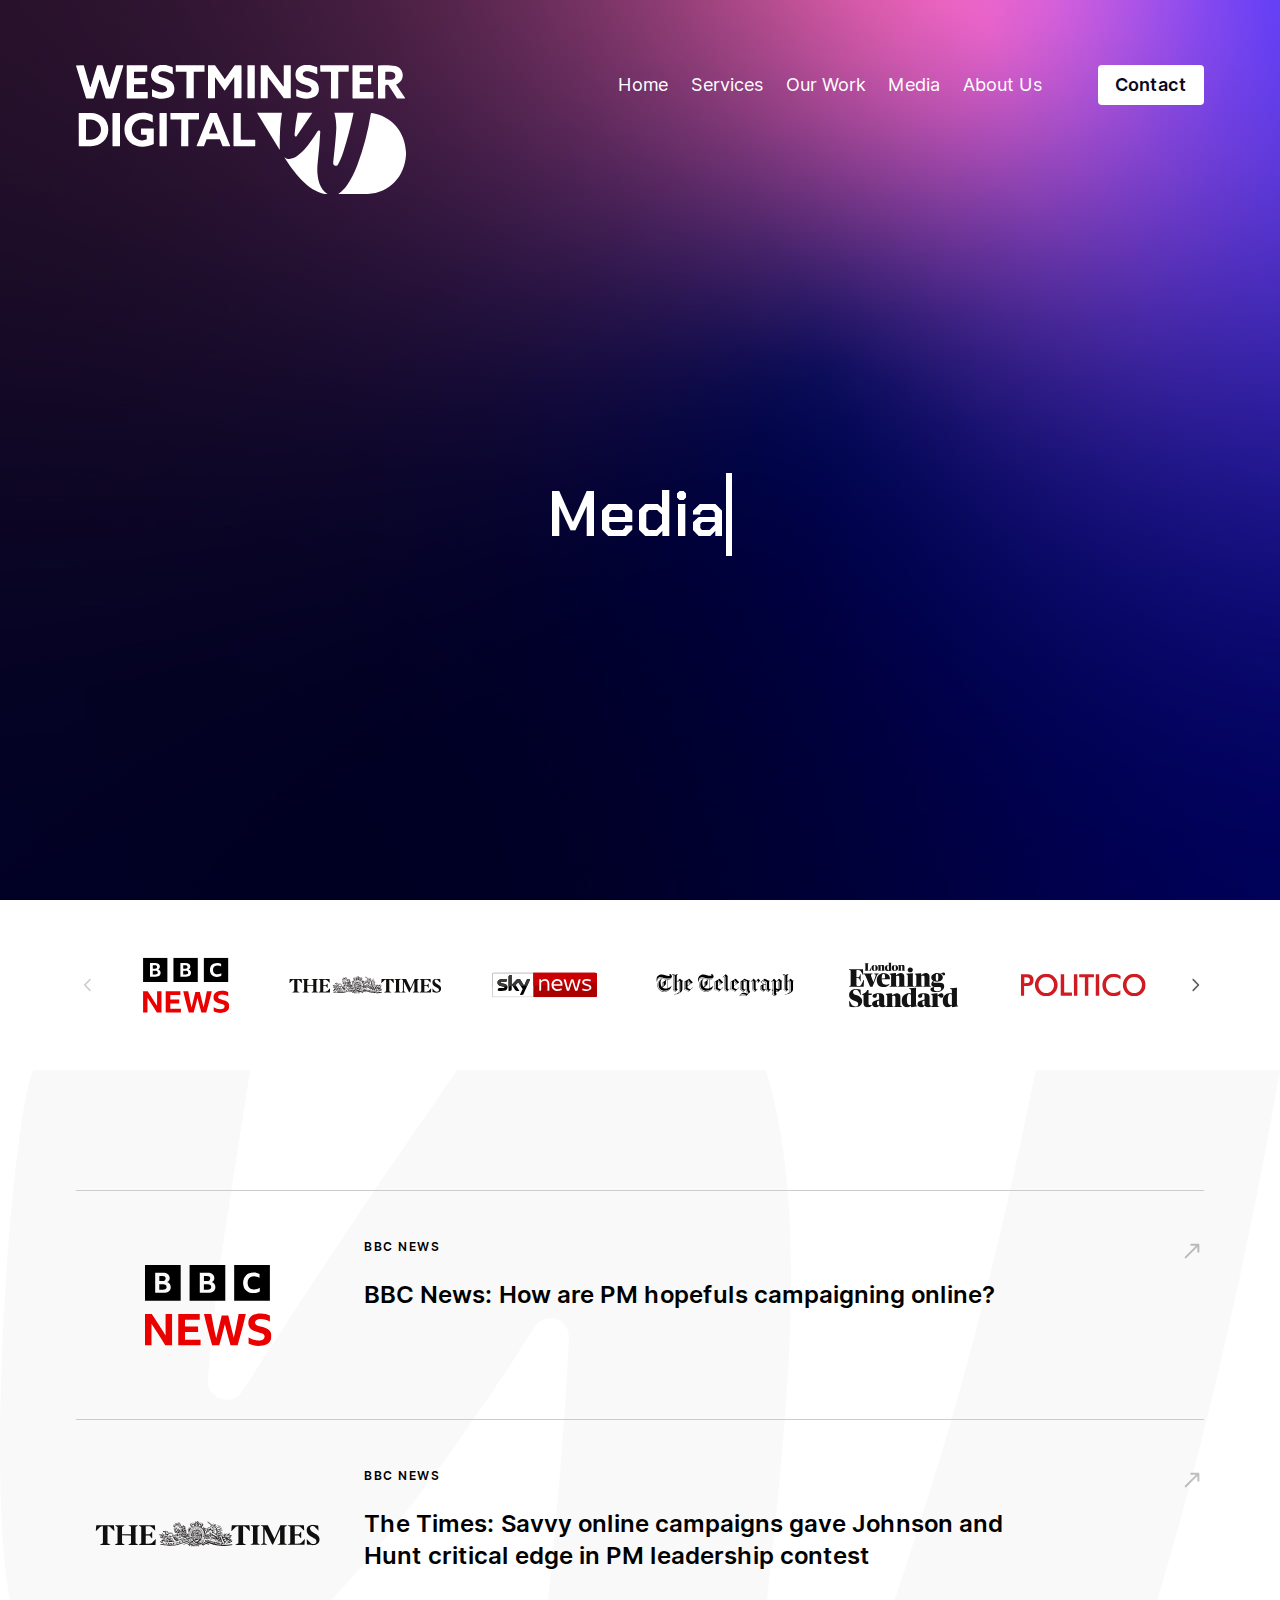
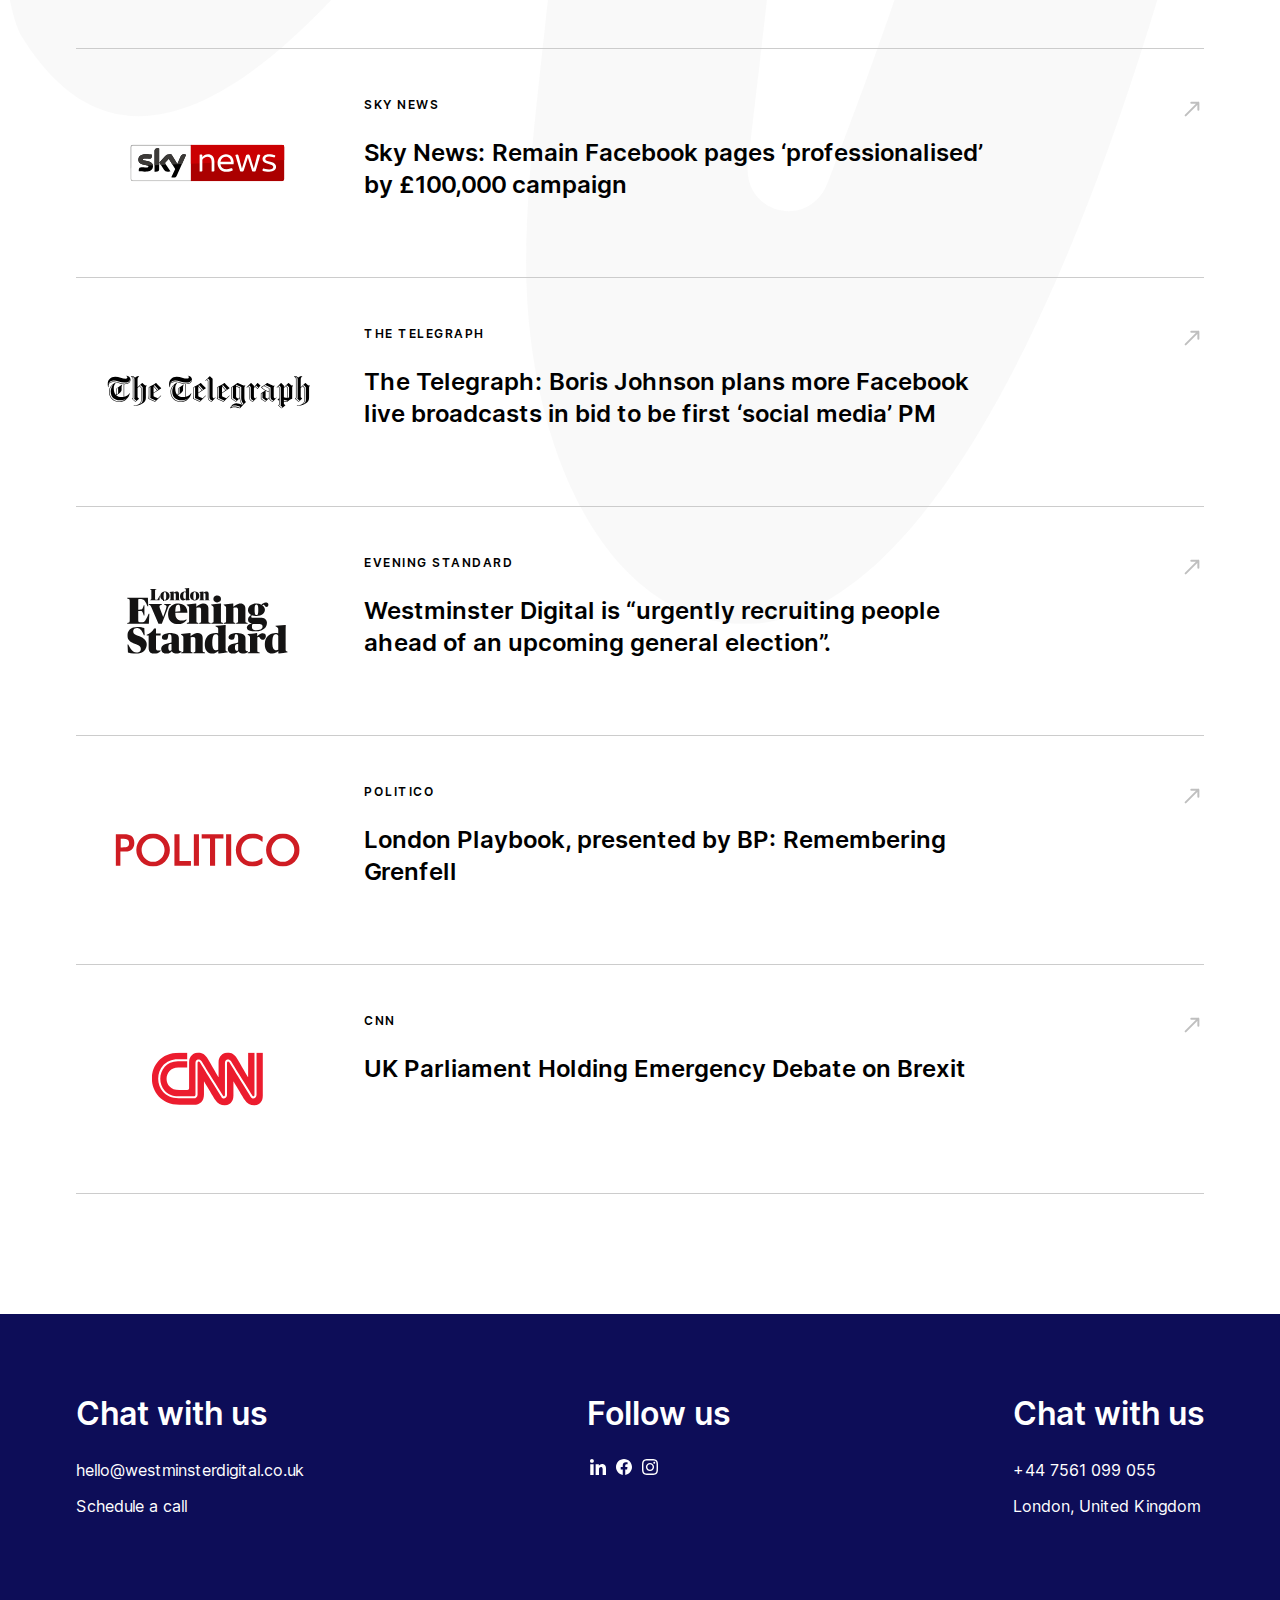
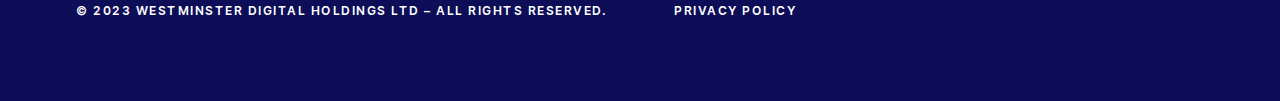
<file: media.html>
<!doctype html>
<html lang="en">

<head>
	<meta charset="UTF-8">
	<meta name="viewport" content="width=device-width, initial-scale=1.0">
	<title>Westminster media</title>
	<link rel="stylesheet" href="css/app.css">
	<script>/*! @formatter:off modernizr 3.6.0 (Custom Build) | MIT https://modernizr.com/download/?-overflowscrolling-webp-setclasses !*/!function(e,n,t){function r(e,n){return typeof e===n}function o(){var e,n,t,o,i,s,a;for(var l in _)if(_.hasOwnProperty(l)){if(e=[],n=_[l],n.name&&(e.push(n.name.toLowerCase()),n.options&&n.options.aliases&&n.options.aliases.length))for(t=0;t<n.options.aliases.length;t++)e.push(n.options.aliases[t].toLowerCase());for(o=r(n.fn,"function")?n.fn():n.fn,i=0;i<e.length;i++)s=e[i],a=s.split("."),1===a.length?Modernizr[a[0]]=o:(!Modernizr[a[0]]||Modernizr[a[0]]instanceof Boolean||(Modernizr[a[0]]=new Boolean(Modernizr[a[0]])),Modernizr[a[0]][a[1]]=o),w.push((o?"":"no-")+a.join("-"))}}function i(e){var n=S.className,t=Modernizr._config.classPrefix||"";if(B&&(n=n.baseVal),Modernizr._config.enableJSClass){var r=new RegExp("(^|\\s)"+t+"no-js(\\s|$)");n=n.replace(r,"$1"+t+"js$2")}Modernizr._config.enableClasses&&(n+=" "+t+e.join(" "+t),B?S.className.baseVal=n:S.className=n)}function s(e,n){if("object"==typeof e)for(var t in e)b(e,t)&&s(t,e[t]);else{e=e.toLowerCase();var r=e.split("."),o=Modernizr[r[0]];if(2==r.length&&(o=o[r[1]]),"undefined"!=typeof o)return Modernizr;n="function"==typeof n?n():n,1==r.length?Modernizr[r[0]]=n:(!Modernizr[r[0]]||Modernizr[r[0]]instanceof Boolean||(Modernizr[r[0]]=new Boolean(Modernizr[r[0]])),Modernizr[r[0]][r[1]]=n),i([(n&&0!=n?"":"no-")+r.join("-")]),Modernizr._trigger(e,n)}return Modernizr}function a(e,n){return!!~(""+e).indexOf(n)}function l(){return"function"!=typeof n.createElement?n.createElement(arguments[0]):B?n.createElementNS.call(n,"http://www.w3.org/2000/svg",arguments[0]):n.createElement.apply(n,arguments)}function A(e){return e.replace(/([a-z])-([a-z])/g,function(e,n,t){return n+t.toUpperCase()}).replace(/^-/,"")}function u(e,n){return function(){return e.apply(n,arguments)}}function f(e,n,t){var o;for(var i in e)if(e[i]in n)return t===!1?e[i]:(o=n[e[i]],r(o,"function")?u(o,t||n):o);return!1}function c(n,t,r){var o;if("getComputedStyle"in e){o=getComputedStyle.call(e,n,t);var i=e.console;if(null!==o)r&&(o=o.getPropertyValue(r));else if(i){var s=i.error?"error":"log";i[s].call(i,"getComputedStyle returning null, its possible modernizr test results are inaccurate")}}else o=!t&&n.currentStyle&&n.currentStyle[r];return o}function p(e){return e.replace(/([A-Z])/g,function(e,n){return"-"+n.toLowerCase()}).replace(/^ms-/,"-ms-")}function d(){var e=n.body;return e||(e=l(B?"svg":"body"),e.fake=!0),e}function m(e,t,r,o){var i,s,a,A,u="modernizr",f=l("div"),c=d();if(parseInt(r,10))for(;r--;)a=l("div"),a.id=o?o[r]:u+(r+1),f.appendChild(a);return i=l("style"),i.type="text/css",i.id="s"+u,(c.fake?c:f).appendChild(i),c.appendChild(f),i.styleSheet?i.styleSheet.cssText=e:i.appendChild(n.createTextNode(e)),f.id=u,c.fake&&(c.style.background="",c.style.overflow="hidden",A=S.style.overflow,S.style.overflow="hidden",S.appendChild(c)),s=t(f,e),c.fake?(c.parentNode.removeChild(c),S.style.overflow=A,S.offsetHeight):f.parentNode.removeChild(f),!!s}function g(n,r){var o=n.length;if("CSS"in e&&"supports"in e.CSS){for(;o--;)if(e.CSS.supports(p(n[o]),r))return!0;return!1}if("CSSSupportsRule"in e){for(var i=[];o--;)i.push("("+p(n[o])+":"+r+")");return i=i.join(" or "),m("@supports ("+i+") { #modernizr { position: absolute; } }",function(e){return"absolute"==c(e,null,"position")})}return t}function h(e,n,o,i){function s(){f&&(delete U.style,delete U.modElem)}if(i=r(i,"undefined")?!1:i,!r(o,"undefined")){var u=g(e,o);if(!r(u,"undefined"))return u}for(var f,c,p,d,m,h=["modernizr","tspan","samp"];!U.style&&h.length;)f=!0,U.modElem=l(h.shift()),U.style=U.modElem.style;for(p=e.length,c=0;p>c;c++)if(d=e[c],m=U.style[d],a(d,"-")&&(d=A(d)),U.style[d]!==t){if(i||r(o,"undefined"))return s(),"pfx"==n?d:!0;try{U.style[d]=o}catch(v){}if(U.style[d]!=m)return s(),"pfx"==n?d:!0}return s(),!1}function v(e,n,t,o,i){var s=e.charAt(0).toUpperCase()+e.slice(1),a=(e+" "+x.join(s+" ")+s).split(" ");return r(n,"string")||r(n,"undefined")?h(a,n,o,i):(a=(e+" "+E.join(s+" ")+s).split(" "),f(a,n,t))}function y(e,n,r){return v(e,t,t,n,r)}var w=[],_=[],C={_version:"3.6.0",_config:{classPrefix:"",enableClasses:!0,enableJSClass:!0,usePrefixes:!0},_q:[],on:function(e,n){var t=this;setTimeout(function(){n(t[e])},0)},addTest:function(e,n,t){_.push({name:e,fn:n,options:t})},addAsyncTest:function(e){_.push({name:null,fn:e})}},Modernizr=function(){};Modernizr.prototype=C,Modernizr=new Modernizr;var b,S=n.documentElement,B="svg"===S.nodeName.toLowerCase();!function(){var e={}.hasOwnProperty;b=r(e,"undefined")||r(e.call,"undefined")?function(e,n){return n in e&&r(e.constructor.prototype[n],"undefined")}:function(n,t){return e.call(n,t)}}(),C._l={},C.on=function(e,n){this._l[e]||(this._l[e]=[]),this._l[e].push(n),Modernizr.hasOwnProperty(e)&&setTimeout(function(){Modernizr._trigger(e,Modernizr[e])},0)},C._trigger=function(e,n){if(this._l[e]){var t=this._l[e];setTimeout(function(){var e,r;for(e=0;e<t.length;e++)(r=t[e])(n)},0),delete this._l[e]}},Modernizr._q.push(function(){C.addTest=s}),Modernizr.addAsyncTest(function(){function e(e,n,t){function r(n){var r=n&&"load"===n.type?1==o.width:!1,i="webp"===e;s(e,i&&r?new Boolean(r):r),t&&t(n)}var o=new Image;o.onerror=r,o.onload=r,o.src=n}var n=[{uri:"[data-uri]",name:"webp"},{uri:"[data-uri]",name:"webp.alpha"},{uri:"[data-uri]",name:"webp.animation"},{uri:"[data-uri]",name:"webp.lossless"}],t=n.shift();e(t.name,t.uri,function(t){if(t&&"load"===t.type)for(var r=0;r<n.length;r++)e(n[r].name,n[r].uri)})});var Q="Moz O ms Webkit",x=C._config.usePrefixes?Q.split(" "):[];C._cssomPrefixes=x;var E=C._config.usePrefixes?Q.toLowerCase().split(" "):[];C._domPrefixes=E;var T={elem:l("modernizr")};Modernizr._q.push(function(){delete T.elem});var U={style:T.elem.style};Modernizr._q.unshift(function(){delete U.style}),C.testAllProps=v,C.testAllProps=y,Modernizr.addTest("overflowscrolling",y("overflowScrolling","touch",!0)),o(),i(w),delete C.addTest,delete C.addAsyncTest;for(var P=0;P<Modernizr._q.length;P++)Modernizr._q[P]();e.Modernizr=Modernizr}(window,document);/*! @formatter:on */</script>
</head>

<body>
	<div class="page-wrapper">
		<!--Header-->
		<header id="header" class="header">
			<div class="container">
				<div class="header__wrapper">
					<a href="index.html" class="header__logo">
						<svg class="logo-two" width="330" height="129" viewBox="0 0 330 129" fill="none" xmlns="http://www.w3.org/2000/svg">
							<g clip-path="url(#clip0_710_128)">
								<mask id="mask0_710_128" style="mask-type:alpha" maskUnits="userSpaceOnUse" x="0" y="0" width="330" height="129">
									<path fill-rule="evenodd" clip-rule="evenodd" d="M84.0702 0H89.8002L96.3002 1.9C96.6002 1.98667 96.7502 2.18667 96.7502 2.5V8.74C96.7502 9.23333 96.5402 9.35333 96.1202 9.1C93.1802 7.35 84.9502 4.09 82.7202 8.11C82.5347 8.44208 82.4232 8.81031 82.3933 9.18949C82.3633 9.56867 82.4157 9.94984 82.5467 10.3069C82.6778 10.664 82.8844 10.9885 83.1526 11.2583C83.4207 11.5281 83.7439 11.7367 84.1002 11.87C84.9794 12.2019 85.9478 12.5111 86.9531 12.8322C91.7334 14.3589 97.3509 16.1529 98.2102 21.92C100.14 34.87 85.0302 35.5 76.4702 31.68C76.1569 31.54 76.0002 31.2967 76.0002 30.95V24.79C76.0002 24.33 76.2002 24.2167 76.6002 24.45C79.6202 26.21 85.4302 28.4 88.8302 27.08C92.9502 25.46 90.8802 21.2 87.4002 20.41C81.3902 19.06 74.1202 16.19 75.1102 8.7C75.7502 3.84667 78.7369 0.946667 84.0702 0ZM228.33 0H234.04L240.64 1.88C241.047 2 241.25 2.27333 241.25 2.7V8.75C241.25 9.24333 241.033 9.36667 240.6 9.12C237.92 7.54 228.9 3.98 227.06 8.03C226.21 9.9 227.4 11.47 229.25 12.16C230.122 12.4851 231.046 12.7826 231.986 13.0852C236.509 14.5418 241.392 16.1142 242.56 21.43C245.5 34.82 228.68 35.41 220.77 31.61C220.614 31.532 220.482 31.4122 220.391 31.2638C220.299 31.1155 220.25 30.9445 220.25 30.77V24.76C220.249 24.6802 220.27 24.6018 220.31 24.5326C220.349 24.4635 220.407 24.4061 220.476 24.3664C220.545 24.3267 220.624 24.3062 220.703 24.3068C220.783 24.3074 220.861 24.3292 220.93 24.37C224.143 26.25 227.413 27.2967 230.74 27.51C235.6 27.81 237.79 22.43 232.28 20.7C232.053 20.6292 231.826 20.5584 231.598 20.4874C225.446 18.5742 218.797 16.5063 219.54 8.86C220.007 4.04667 222.937 1.09333 228.33 0ZM0 0.380004V0.860004L9.97 33.09C10.0567 33.3633 10.2433 33.5 10.53 33.5H17.07C17.2618 33.5003 17.4486 33.4394 17.6033 33.326C17.758 33.2127 17.8725 33.0529 17.93 32.87L23.47 14.69C23.5967 14.27 23.7233 14.27 23.85 14.69L29.49 33.09C29.57 33.3633 29.7533 33.5 30.04 33.5H36.51C37.03 33.5 37.3667 33.25 37.52 32.75L47.29 1C47.3165 0.91364 47.3224 0.822285 47.3074 0.733219C47.2923 0.644154 47.2566 0.559839 47.2032 0.486995C47.1498 0.414151 47.0801 0.354791 46.9997 0.313646C46.9192 0.272501 46.8303 0.250708 46.74 0.250004H40.69C40.5276 0.249502 40.3692 0.301657 40.2378 0.398829C40.1064 0.496001 40.0091 0.633084 39.96 0.790004L33.64 21.99C33.6272 22.0408 33.5981 22.0855 33.557 22.1172C33.5159 22.149 33.4651 22.1661 33.4122 22.1661C33.3593 22.1661 33.307 22.149 33.2634 22.1172C33.2197 22.0855 33.187 22.0408 33.17 21.99L26.67 0.760004C26.57 0.420004 26.3433 0.250004 25.99 0.250004H21.72C21.3533 0.250004 21.1167 0.42667 21.01 0.780004L14.7 21.45C14.4267 22.3367 14.16 22.3367 13.9 21.45L7.89 0.820004C7.84605 0.670121 7.75462 0.53891 7.62987 0.446705C7.50512 0.354501 7.35403 0.306451 7.2 0.310004L0 0.380004ZM58 19.8V26.45C58 26.5959 58.0579 26.7358 58.1611 26.8389C58.2642 26.9421 58.4041 27 58.55 27H71.2C71.3459 27 71.4858 27.0579 71.5889 27.1611C71.692 27.2642 71.75 27.4041 71.75 27.55V32.95C71.75 33.0959 71.692 33.2358 71.5889 33.3389C71.4858 33.4421 71.3459 33.5 71.2 33.5H51.3C51.1541 33.5 51.0142 33.4421 50.9111 33.3389C50.8079 33.2358 50.75 33.0959 50.75 32.95V0.8C50.75 0.654131 50.8079 0.514236 50.9111 0.411091C51.0142 0.307946 51.1541 0.25 51.3 0.25H70.7C70.8459 0.25 70.9858 0.307946 71.0889 0.411091C71.192 0.514236 71.25 0.654131 71.25 0.8V6.2C71.25 6.34587 71.192 6.48576 71.0889 6.58891C70.9858 6.69205 70.8459 6.75 70.7 6.75H58.55C58.4041 6.75 58.2642 6.80795 58.1611 6.91109C58.0579 7.01424 58 7.15413 58 7.3V12.61C58 12.6831 58.0145 12.7554 58.0428 12.8228C58.0711 12.8902 58.1125 12.9513 58.1646 13.0025C58.2167 13.0537 58.2786 13.094 58.3465 13.121C58.4143 13.1481 58.4869 13.1613 58.56 13.16L68.76 12.94C68.8339 12.9386 68.9073 12.9522 68.9759 12.9799C69.0445 13.0075 69.1067 13.0487 69.159 13.101C69.2113 13.1533 69.2525 13.2155 69.2801 13.2841C69.3078 13.3527 69.3214 13.4261 69.32 13.5L69.22 18.71C69.2174 18.8541 69.1583 18.9915 69.0554 19.0925C68.9526 19.1935 68.8141 19.25 68.67 19.25H58.55C58.4041 19.25 58.2642 19.3079 58.1611 19.4111C58.0579 19.5142 58 19.6541 58 19.8ZM117.75 32.94V7.1C117.75 7.00717 117.787 6.91815 117.853 6.85251C117.918 6.78688 118.007 6.75 118.1 6.75H128.15C128.243 6.75 128.332 6.71312 128.397 6.64749C128.463 6.58185 128.5 6.49283 128.5 6.4V0.6C128.5 0.507174 128.463 0.41815 128.397 0.352513C128.332 0.286875 128.243 0.25 128.15 0.25H100.1C100.007 0.25 99.9182 0.286875 99.8525 0.352513C99.7869 0.41815 99.75 0.507174 99.75 0.6V6.4C99.75 6.49283 99.7869 6.58185 99.8525 6.64749C99.9182 6.71312 100.007 6.75 100.1 6.75H110.15C110.243 6.75 110.332 6.78688 110.397 6.85251C110.463 6.91815 110.5 7.00717 110.5 7.1L110.49 32.91C110.49 33.0028 110.527 33.0918 110.593 33.1575C110.658 33.2231 110.747 33.26 110.84 33.26L117.4 33.29C117.493 33.29 117.582 33.2531 117.647 33.1875C117.713 33.1218 117.75 33.0328 117.75 32.94ZM157.85 12.61L149.02 25.36C148.787 25.6933 148.553 25.6933 148.32 25.36L139.49 12.68C139.457 12.6331 139.409 12.5981 139.355 12.5801C139.3 12.5621 139.241 12.562 139.186 12.5798C139.131 12.5977 139.084 12.6326 139.05 12.6794C139.017 12.7262 138.999 12.7825 139 12.84V32.74C139 33.06 138.837 33.2233 138.51 33.23L132.53 33.3C132.177 33.3067 132 33.1333 132 32.78V0.650001C132 0.383334 132.133 0.250001 132.4 0.250001H138.51C138.671 0.249759 138.83 0.288624 138.974 0.363389C139.118 0.438155 139.244 0.546677 139.34 0.680001L148.5 13.73C148.727 14.0567 148.953 14.0567 149.18 13.73L158.3 0.760001C158.54 0.420001 158.867 0.250001 159.28 0.250001H164.75C165.25 0.250001 165.5 0.500001 165.5 1V32.72C165.5 33.04 165.34 33.2033 165.02 33.21L158.8 33.34C158.433 33.3467 158.25 33.1667 158.25 32.8V12.73C158.25 12.2633 158.117 12.2233 157.85 12.61ZM171.91 0.27002H178.37C178.596 0.27002 178.78 0.453583 178.78 0.680019V32.84C178.78 33.0665 178.596 33.25 178.37 33.25H171.91C171.684 33.25 171.5 33.0665 171.5 32.84V0.680019C171.5 0.453583 171.684 0.27002 171.91 0.27002ZM208.08 0.250084H214.42C214.508 0.250084 214.591 0.284852 214.653 0.346739C214.715 0.408626 214.75 0.492563 214.75 0.580084V32.9201C214.75 33.0076 214.715 33.0915 214.653 33.1534C214.591 33.2153 214.508 33.2501 214.42 33.2501H207.92C207.868 33.2513 207.816 33.2401 207.769 33.2175C207.722 33.1949 207.682 33.1615 207.65 33.1201L192.35 12.4101C192.31 12.3527 192.252 12.3096 192.186 12.2872C192.119 12.2647 192.047 12.264 191.98 12.2852C191.913 12.3064 191.855 12.3483 191.814 12.405C191.772 12.4616 191.75 12.5299 191.75 12.6001V33.0401C191.75 33.0843 191.741 33.128 191.724 33.1687C191.707 33.2094 191.682 33.2463 191.65 33.277C191.618 33.3078 191.581 33.3319 191.539 33.3479C191.498 33.3639 191.454 33.3714 191.41 33.3701L185.07 33.1901C184.984 33.1875 184.903 33.1516 184.843 33.09C184.783 33.0284 184.75 32.9459 184.75 32.8601V0.580084C184.75 0.492563 184.785 0.408626 184.847 0.346739C184.909 0.284852 184.992 0.250084 185.08 0.250084H191.55C191.602 0.248909 191.654 0.260075 191.701 0.282669C191.748 0.305264 191.788 0.338646 191.82 0.380084L207.15 21.2201C207.191 21.2783 207.249 21.3217 207.317 21.344C207.384 21.3662 207.457 21.3661 207.525 21.3437C207.592 21.3212 207.65 21.2776 207.691 21.2193C207.732 21.161 207.752 21.0911 207.75 21.0201V0.580084C207.75 0.536748 207.759 0.493836 207.775 0.453799C207.792 0.413761 207.816 0.377382 207.847 0.346739C207.877 0.316096 207.914 0.291788 207.954 0.275204C207.994 0.25862 208.037 0.250084 208.08 0.250084ZM244.87 6.75H254.46C254.611 6.75 254.756 6.81005 254.863 6.91695C254.97 7.02385 255.03 7.16883 255.03 7.32L254.91 32.87C254.91 33.0195 254.969 33.1629 255.074 33.2696C255.178 33.3762 255.321 33.4374 255.47 33.44L261.67 33.53C261.746 33.5313 261.821 33.5176 261.891 33.4895C261.962 33.4615 262.026 33.4197 262.08 33.3666C262.134 33.3136 262.177 33.2503 262.206 33.1805C262.235 33.1106 262.25 33.0357 262.25 32.96V7.32C262.25 7.16883 262.31 7.02385 262.417 6.91695C262.524 6.81005 262.669 6.75 262.82 6.75H272.18C272.331 6.75 272.476 6.68995 272.583 6.58305C272.69 6.47615 272.75 6.33117 272.75 6.18V0.82C272.75 0.668827 272.69 0.523845 272.583 0.416949C272.476 0.310053 272.331 0.25 272.18 0.25H244.73C244.655 0.249988 244.58 0.265057 244.51 0.294325C244.44 0.323594 244.377 0.366476 244.324 0.420469C244.271 0.474462 244.229 0.538484 244.201 0.608798C244.173 0.679112 244.159 0.754309 244.16 0.83L244.3 6.19C244.303 6.33943 244.364 6.48186 244.471 6.5866C244.577 6.69134 244.721 6.75002 244.87 6.75ZM284.36 27H296.89C297.052 27 297.207 27.0643 297.321 27.1787C297.436 27.2931 297.5 27.4482 297.5 27.61V32.89C297.5 33.0518 297.436 33.2069 297.321 33.3213C297.207 33.4357 297.052 33.5 296.89 33.5H277.11C277.03 33.5 276.951 33.4842 276.877 33.4536C276.803 33.4229 276.735 33.378 276.679 33.3213C276.622 33.2647 276.577 33.1974 276.546 33.1234C276.516 33.0494 276.5 32.9701 276.5 32.89V0.86C276.5 0.779894 276.516 0.700572 276.546 0.626563C276.577 0.552555 276.622 0.485309 276.679 0.428665C276.735 0.372021 276.803 0.327089 276.877 0.296433C276.951 0.265778 277.03 0.25 277.11 0.25H296.38C296.542 0.25 296.697 0.314268 296.811 0.428665C296.926 0.543062 296.99 0.698218 296.99 0.86V6.14C296.99 6.30178 296.926 6.45694 296.811 6.57134C296.697 6.68573 296.542 6.75 296.38 6.75H284.36C284.28 6.75 284.201 6.76578 284.127 6.79643C284.053 6.82709 283.985 6.87202 283.929 6.92866C283.872 6.98531 283.827 7.05255 283.796 7.12656C283.766 7.20057 283.75 7.27989 283.75 7.36V12.47C283.75 12.551 283.766 12.6311 283.797 12.7058C283.829 12.7804 283.874 12.8481 283.932 12.9049C283.99 12.9617 284.058 13.0064 284.133 13.0365C284.209 13.0665 284.289 13.0813 284.37 13.08L294.54 12.97C294.62 12.9687 294.7 12.9831 294.774 13.0126C294.849 13.042 294.917 13.0859 294.974 13.1416C295.032 13.1973 295.078 13.2638 295.11 13.3373C295.142 13.4108 295.159 13.4899 295.16 13.57L295.26 18.63C295.261 18.7109 295.247 18.7913 295.216 18.8665C295.186 18.9417 295.142 19.0101 295.085 19.0678C295.028 19.1255 294.96 19.1714 294.886 19.2026C294.811 19.2339 294.731 19.25 294.65 19.25H284.36C284.28 19.25 284.201 19.2658 284.127 19.2964C284.053 19.3271 283.985 19.372 283.929 19.4287C283.872 19.4853 283.827 19.5526 283.796 19.6266C283.766 19.7006 283.75 19.7799 283.75 19.86V26.39C283.75 26.4701 283.766 26.5494 283.796 26.6234C283.827 26.6974 283.872 26.7647 283.929 26.8213C283.985 26.878 284.053 26.9229 284.127 26.9536C284.201 26.9842 284.28 27 284.36 27ZM309.3 32.9001L309.23 21.5401C309.23 21.1341 309.361 20.7388 309.604 20.4136C309.847 20.0883 310.189 19.8505 310.578 19.7356C310.968 19.6208 311.384 19.6352 311.765 19.7766C312.145 19.918 312.47 20.1788 312.69 20.5201L320.71 33.0601C320.796 33.1947 320.914 33.3056 321.054 33.3825C321.194 33.4594 321.35 33.4998 321.51 33.5001H328.54C328.625 33.4998 328.708 33.4766 328.781 33.4328C328.854 33.3891 328.913 33.3264 328.953 33.2516C328.993 33.1767 329.012 33.0924 329.008 33.0077C329.004 32.9229 328.977 32.8408 328.93 32.7701L320.36 19.9001C320.133 19.5601 320.21 19.3201 320.59 19.1801C329.4 15.7901 328.58 2.9601 319.22 1.0101C314.953 0.123434 309.393 -0.0698994 302.54 0.430101C302.18 0.456767 302 0.650101 302 1.0101V32.8701C302 33.0319 302.065 33.187 302.182 33.3014C302.298 33.4158 302.456 33.4801 302.62 33.4801L308.79 33.4101C309.13 33.4101 309.3 33.2401 309.3 32.9001ZM309.29 14.4201L309.31 7.1201C309.31 7.03258 309.345 6.94864 309.407 6.88676C309.469 6.82487 309.552 6.7901 309.64 6.7901L314.6 6.8001C315.844 6.80305 317.035 7.1692 317.913 7.81804C318.79 8.46689 319.282 9.3453 319.28 10.2601V11.3201C319.279 11.7733 319.156 12.2217 318.92 12.6399C318.683 13.058 318.336 13.4376 317.9 13.7571C317.463 14.0765 316.945 14.3295 316.376 14.5016C315.806 14.6737 315.196 14.7616 314.58 14.7601L309.62 14.7501C309.532 14.7501 309.449 14.7153 309.387 14.6534C309.325 14.5916 309.29 14.5076 309.29 14.4201ZM57.2802 59.3102C52.0902 68.0002 61.0702 78.4202 70.3502 74.5802C70.4689 74.5294 70.57 74.4454 70.6411 74.3388C70.7122 74.2321 70.7502 74.1074 70.7502 73.9802V70.7502C70.7502 70.4849 70.6449 70.2306 70.4573 70.0431C70.2698 69.8555 70.0154 69.7502 69.7502 69.7502H65.7502C65.2502 69.7502 65.0002 69.5002 65.0002 69.0002V64.0002C65.0002 63.6668 65.1669 63.5002 65.5002 63.5002H77.2502C77.5836 63.5002 77.7502 63.6668 77.7502 64.0002V78.4802C77.7502 78.8002 77.6069 79.0268 77.3202 79.1602C64.5702 85.3102 48.3102 79.8902 48.4402 64.0002C48.5602 49.6302 64.8302 44.6402 76.1702 49.8202C76.3428 49.8974 76.4894 50.0234 76.5923 50.1831C76.6952 50.3428 76.7501 50.5293 76.7502 50.7202V56.9802C76.7512 57.0481 76.7335 57.1149 76.699 57.1735C76.6645 57.232 76.6146 57.2799 76.5547 57.3119C76.4948 57.3439 76.4272 57.3588 76.3594 57.355C76.2916 57.3511 76.2261 57.3287 76.1702 57.2902C70.3402 53.2902 61.3102 52.5502 57.2802 59.3102ZM203.76 84.3C203.66 72.16 203.83 60.3 205.94 48.28C206 47.9267 205.85 47.75 205.49 47.75H181.53C181.157 47.75 181.067 47.91 181.26 48.23L203.41 84.4C203.432 84.4344 203.465 84.4608 203.503 84.4753C203.541 84.4897 203.583 84.4915 203.622 84.4802C203.662 84.469 203.696 84.4454 203.721 84.4129C203.746 84.3805 203.76 84.3409 203.76 84.3ZM236.29 48L220.68 71.11C220.59 71.2434 220.465 71.35 220.319 71.4186C220.173 71.4873 220.011 71.5154 219.85 71.5C218.904 71.4067 218.487 70.6533 218.6 69.24C219.167 62.16 220.144 55.14 221.53 48.18C221.59 47.8933 221.767 47.75 222.06 47.75H236.15C236.357 47.75 236.404 47.8333 236.29 48ZM258.48 48.15C260.007 54.15 260.577 59.9967 260.19 65.69C259.59 74.5033 258.603 84.9267 257.23 96.96C256.92 99.6 258.29 101.49 261.1 100.45C261.433 100.33 261.687 100.117 261.86 99.81C263.84 96.33 265.623 92.14 267.21 87.24C271.363 74.42 274.783 61.4567 277.47 48.35C277.485 48.2773 277.483 48.2023 277.466 48.1303C277.448 48.0583 277.414 47.9912 277.367 47.9337C277.321 47.8763 277.261 47.83 277.194 47.7982C277.127 47.7665 277.054 47.75 276.98 47.75H258.79C258.51 47.75 258.407 47.8833 258.48 48.15ZM2.72021 48.4501C2.72021 48.3546 2.75814 48.263 2.82566 48.1955C2.89317 48.128 2.98474 48.0901 3.08021 48.0901L14.9302 48.0601C17.1984 48.0558 19.4451 48.4554 21.5421 49.2361C23.6391 50.0168 25.5453 51.1632 27.1518 52.61C28.7583 54.0568 30.0336 55.7755 30.905 57.6681C31.7763 59.5606 32.2267 61.5899 32.2302 63.6401V65.5201C32.2374 69.6597 30.4252 73.6329 27.1921 76.5659C23.9591 79.4989 19.57 81.1515 14.9902 81.1601L3.14021 81.1901C3.04474 81.1901 2.95317 81.1522 2.88566 81.0846C2.81814 81.0171 2.78021 80.9256 2.78021 80.8301L2.72021 48.4501ZM10.0202 54.8401L9.96021 74.3801C9.96017 74.4633 9.99251 74.5432 10.0504 74.6029C10.1082 74.6626 10.1871 74.6975 10.2702 74.7001L14.4802 74.7201C15.8553 74.7256 17.2179 74.4738 18.4904 73.9792C19.7628 73.4846 20.92 72.7569 21.896 71.8376C22.8719 70.9183 23.6475 69.8254 24.1784 68.6213C24.7093 67.4172 24.9852 66.1256 24.9902 64.8201V64.5201C25.0004 61.8841 23.9073 59.3518 21.9513 57.4803C19.9954 55.6087 17.3368 54.5511 14.5602 54.5401L10.3502 54.5201C10.3074 54.5188 10.2647 54.526 10.2247 54.5415C10.1847 54.557 10.1482 54.5804 10.1174 54.6102C10.0867 54.6401 10.0622 54.6758 10.0455 54.7153C10.0288 54.7548 10.0202 54.7972 10.0202 54.8401ZM37.1 48H43.4C43.7314 48 44 48.2686 44 48.6V80.66C44 80.9914 43.7314 81.26 43.4 81.26H37.1C36.7686 81.26 36.5 80.9914 36.5 80.66V48.6C36.5 48.2686 36.7686 48 37.1 48ZM90.2402 48H84.0002C83.7186 48 83.4902 48.2283 83.4902 48.51V80.73C83.4902 81.0117 83.7186 81.24 84.0002 81.24H90.2402C90.5219 81.24 90.7502 81.0117 90.7502 80.73V48.51C90.7502 48.2283 90.5219 48 90.2402 48ZM94.8802 54.5H104.9C105.009 54.5 105.113 54.5432 105.19 54.6201C105.267 54.697 105.31 54.8013 105.31 54.91L105.12 80.84C105.12 80.9487 105.163 81.053 105.24 81.1299C105.317 81.2068 105.421 81.25 105.53 81.25H111.9C112.009 81.25 112.113 81.2068 112.19 81.1299C112.267 81.053 112.31 80.9487 112.31 80.84L112.27 54.91C112.27 54.8013 112.313 54.697 112.39 54.6201C112.467 54.5432 112.571 54.5 112.68 54.5H122.59C122.699 54.5 122.803 54.4568 122.88 54.3799C122.957 54.303 123 54.1987 123 54.09V48.41C123 48.3013 122.957 48.197 122.88 48.1201C122.803 48.0432 122.699 48 122.59 48H94.8402C94.7314 48 94.6272 48.0432 94.5503 48.1201C94.4734 48.197 94.4302 48.3013 94.4302 48.41L94.4702 54.09C94.4702 54.1987 94.5134 54.303 94.5903 54.3799C94.6672 54.4568 94.7714 54.5 94.8802 54.5ZM130.52 74.53L128.06 80.97C128.029 81.0533 127.973 81.125 127.899 81.1751C127.826 81.2253 127.739 81.2514 127.65 81.25H121.03C120.96 81.2501 120.89 81.233 120.828 81.2001C120.766 81.1672 120.713 81.1196 120.673 81.0613C120.634 81.0031 120.609 80.936 120.602 80.866C120.594 80.7961 120.604 80.7253 120.63 80.66L133.79 48.27C133.822 48.1901 133.877 48.1217 133.949 48.0736C134.02 48.0255 134.104 47.9998 134.19 48H140.6C140.686 47.9998 140.77 48.0255 140.841 48.0736C140.913 48.1217 140.968 48.1901 141 48.27L154.15 80.66C154.176 80.7253 154.186 80.7961 154.178 80.866C154.171 80.936 154.146 81.0031 154.107 81.0613C154.067 81.1196 154.014 81.1672 153.952 81.2001C153.89 81.233 153.82 81.2501 153.75 81.25H146.85C146.761 81.2514 146.674 81.2253 146.601 81.1751C146.527 81.125 146.471 81.0533 146.44 80.97L143.98 74.53C143.949 74.4467 143.893 74.375 143.819 74.3249C143.746 74.2747 143.659 74.2486 143.57 74.25H130.93C130.841 74.2486 130.754 74.2747 130.681 74.3249C130.607 74.375 130.551 74.4467 130.52 74.53ZM133.09 68.05C133.073 68.1003 133.068 68.1539 133.075 68.2065C133.082 68.2591 133.102 68.3093 133.132 68.3531C133.162 68.3968 133.202 68.4329 133.248 68.4584C133.295 68.4839 133.347 68.4982 133.4 68.5L141.17 68.49C141.225 68.4903 141.28 68.4772 141.329 68.4518C141.377 68.4264 141.419 68.3894 141.451 68.3442C141.482 68.2989 141.503 68.2466 141.509 68.1919C141.516 68.1372 141.509 68.0816 141.49 68.03L137.59 57.52C137.566 57.4541 137.523 57.3971 137.466 57.3568C137.408 57.3165 137.34 57.2949 137.27 57.2949C137.2 57.2949 137.132 57.3165 137.074 57.3568C137.017 57.3971 136.974 57.4541 136.95 57.52L133.09 68.05ZM178.74 74.75H165.26C165.125 74.75 164.995 74.6963 164.899 74.6006C164.804 74.505 164.75 74.3753 164.75 74.24V48.51C164.75 48.3747 164.696 48.245 164.601 48.1494C164.505 48.0537 164.375 48 164.24 48H158.01C157.875 48 157.745 48.0537 157.649 48.1494C157.554 48.245 157.5 48.3747 157.5 48.51V80.74C157.5 80.807 157.513 80.8733 157.539 80.9352C157.564 80.997 157.602 81.0533 157.649 81.1006C157.697 81.148 157.753 81.1856 157.815 81.2112C157.877 81.2368 157.943 81.25 158.01 81.25H178.74C178.807 81.25 178.873 81.2368 178.935 81.2112C178.997 81.1856 179.053 81.148 179.101 81.1006C179.148 81.0533 179.186 80.997 179.211 80.9352C179.237 80.8733 179.25 80.807 179.25 80.74V75.26C179.25 75.1247 179.196 74.995 179.101 74.8994C179.005 74.8037 178.875 74.75 178.74 74.75ZM330 87.37V89.8C328.8 111.41 313.75 128.05 291.68 129H262.29C265.923 126.387 268.777 123.583 270.85 120.59C275.14 114.38 278.29 108.25 281.07 100.83C287.463 83.7833 292.063 66.3467 294.87 48.52C294.95 48.0333 295.233 47.83 295.72 47.91C316.02 51.24 329.14 66.85 330 87.37ZM248.69 129H251.56C241.5 122.45 240.45 108.11 241.74 97.0798C242.94 86.8598 243.777 76.7965 244.25 66.8898C244.267 66.5894 244.183 66.2919 244.012 66.0446C243.841 65.7973 243.592 65.6143 243.304 65.5247C243.017 65.435 242.708 65.4439 242.427 65.55C242.145 65.656 241.907 65.853 241.75 66.1098L241.597 66.3546C236.487 74.5245 220.232 100.517 208.64 92.3798C208.609 92.361 208.573 92.3531 208.538 92.3574C208.502 92.3616 208.469 92.3777 208.443 92.4031C208.418 92.4285 208.402 92.4617 208.398 92.4974C208.393 92.5331 208.401 92.5692 208.42 92.5998C217.05 106.12 231.69 126.08 248.69 129Z" fill="#04021A" />
								</mask>
								<g mask="url(#mask0_710_128)">
									<g clip-path="url(#clip1_710_128)">
										<rect width="506.092" height="235.263" transform="translate(-12 -72)" fill="url(#paint0_linear_710_128)" />
										<g filter="url(#filter0_f_710_128)">
											<circle cx="-11.5" cy="-49.5" r="95.5" fill="#231BA1" />
										</g>
										<g filter="url(#filter1_f_710_128)">
											<path d="M212 197.749C212 246.224 168.611 230.599 120.151 230.599C71.6909 230.599 34.4588 228.772 34.4588 180.297C34.4588 131.821 21.9176 53 70.3774 53C118.837 53 212 149.273 212 197.749Z" fill="url(#paint1_linear_710_128)" />
										</g>
									</g>
								</g>
							</g>
							<defs>
								<filter id="filter0_f_710_128" x="-207" y="-245" width="391" height="391" filterUnits="userSpaceOnUse" color-interpolation-filters="sRGB">
									<feFlood flood-opacity="0" result="BackgroundImageFix" />
									<feBlend mode="normal" in="SourceGraphic" in2="BackgroundImageFix" result="shape" />
									<feGaussianBlur stdDeviation="50" result="effect1_foregroundBlur_710_128" />
								</filter>
								<filter id="filter1_f_710_128" x="-57" y="-37" width="359" height="360" filterUnits="userSpaceOnUse" color-interpolation-filters="sRGB">
									<feFlood flood-opacity="0" result="BackgroundImageFix" />
									<feBlend mode="normal" in="SourceGraphic" in2="BackgroundImageFix" result="shape" />
									<feGaussianBlur stdDeviation="45" result="effect1_foregroundBlur_710_128" />
								</filter>
								<linearGradient id="paint0_linear_710_128" x1="-10" y1="126" x2="280" y2="42" gradientUnits="userSpaceOnUse">
									<stop stop-color="#3522A3" />
									<stop offset="1" stop-color="#000017" />
								</linearGradient>
								<linearGradient id="paint1_linear_710_128" x1="129.9" y1="172.084" x2="44.6833" y2="47.8931" gradientUnits="userSpaceOnUse">
									<stop stop-color="#FF75D8" />
									<stop offset="1" stop-color="#6E3CD0" />
								</linearGradient>
								<clipPath id="clip0_710_128">
									<rect width="330" height="129" fill="white" />
								</clipPath>
								<clipPath id="clip1_710_128">
									<rect width="506.092" height="235.263" fill="white" transform="translate(-12 -72)" />
								</clipPath>
							</defs>
						</svg>
					</a>
					<div class="header__menu" data-menu>
						<div class="header__wrap">
							<nav class="nav">
								<ul class="nav__list list-reset">
									<li class="nav__item">
										<a href="index.html" class="nav__link">
											<span>Home</span>
										</a>
									</li>
									<li class="nav__item">
										<a href="services.html" class="nav__link">
											<span>Services</span>
										</a>
									</li>
									<li class="nav__item">
										<a href="ourwork.html" class="nav__link">
											<span>Our Work</span>
										</a>
									</li>
									<li class="nav__item">
										<a href="media.html" class="nav__link">
											<span>Media</span>
										</a>
									</li>
									<li class="nav__item">
										<a href="about.html" class="nav__link">
											<span>About Us</span>
										</a>
									</li>
								</ul>
							</nav>
							<div class="header__chat">
								<div class="header__name">
									Chat with us
								</div>
								<a href="mailto:hello@westminsterdigital.co.uk">hello@westminsterdigital.co.uk</a>
								<a href="#">Schedule a call</a>
							</div>
						</div>
						<button type="button" class="menu-close" data-close>
							<svg xmlns="http://www.w3.org/2000/svg" width="18" height="18" viewBox="0 0 18 18" fill="none">
								<path d="M16.5 16.5L1.5 1.5M16.5 1.5L1.5 16.5" stroke="white" stroke-width="2.22222" stroke-linecap="round" stroke-linejoin="round" />
							</svg>
						</button>
					</div>
					<div class="header__btns">
						<button class="burger" aria-label="Open menu" aria-expanded="false" data-burger>
							<span class="burger__line"></span>
						</button>
						<a href="contacts.html" class="b-btn b-btn--white">
							Contact
						</a>
					</div>
				</div>
			</div>
		</header>
		<main class="main">
			<section class="hero">
				<div class="hero__wrapper">
					<h1 class="typewrite hero__title hero__title--media" data-period="1500" data-type='[ "Media"]' data-loop="true">
						<span class="wrap"></span>
					</h1>
				</div>
			</section>
			<div class="clients clients--media" data-slider="clients-slider">
				<div class="container">
					<div class="clients__wrapper">
						<div class="clients-prev swiper-button swiper-button-prev">
							<svg width="24" height="24" viewBox="0 0 24 24" fill="none" xmlns="http://www.w3.org/2000/svg">
								<path d="M7.29289 11.2929C6.90237 11.6834 6.90237 12.3166 7.29289 12.7071L13.6569 19.0711C14.0474 19.4616 14.6805 19.4616 15.0711 19.0711C15.4616 18.6805 15.4616 18.0474 15.0711 17.6569L9.41421 12L15.0711 6.34315C15.4616 5.95262 15.4616 5.31946 15.0711 4.92893C14.6805 4.53841 14.0474 4.53841 13.6569 4.92893L7.29289 11.2929ZM9 11H8V13H9V11Z" fill="#5F5F5F" />
							</svg>
						</div>
						<div class="swiper swiper--clients">
							<div class="swiper-wrapper">
								<div class="swiper-slide">
									<picture>
										<img src="images/media/media-1.svg" width="160" height="80" alt="">
									</picture>
								</div>
								<div class="swiper-slide">
									<picture>
										<img src="images/media/media-2.svg" width="160" height="80" alt="">
									</picture>
								</div>
								<div class="swiper-slide">
									<picture>
										<img src="images/media/media-3.svg" width="160" height="80" alt="">
									</picture>
								</div>
								<div class="swiper-slide">
									<picture>
										<img src="images/media/media-4.svg" width="160" height="80" alt="">
									</picture>
								</div>
								<div class="swiper-slide">
									<picture>
										<img src="images/media/media-5.svg" width="160" height="80" alt="">
									</picture>
								</div>
								<div class="swiper-slide">
									<picture>
										<img src="images/media/media-6.svg" width="160" height="80" alt="">
									</picture>
								</div>
								<div class="swiper-slide">
									<picture>
										<img src="images/media/media-7.svg" width="160" height="80" alt="">
									</picture>
								</div>
								<div class="swiper-slide">
									<picture>
										<img src="images/media/media-1.svg" width="160" height="80" alt="">
									</picture>
								</div>
								<div class="swiper-slide">
									<picture>
										<img src="images/media/media-2.svg" width="160" height="80" alt="">
									</picture>
								</div>
								<div class="swiper-slide">
									<picture>
										<img src="images/media/media-3.svg" width="160" height="80" alt="">
									</picture>
								</div>
								<div class="swiper-slide">
									<picture>
										<img src="images/media/media-4.svg" width="160" height="80" alt="">
									</picture>
								</div>
							</div>
						</div>
						<div class="clients-next swiper-button swiper-button-next">
							<svg width="24" height="24" viewBox="0 0 24 24" fill="none" xmlns="http://www.w3.org/2000/svg">
								<path d="M15.7071 11.2929C16.0976 11.6834 16.0976 12.3166 15.7071 12.7071L9.34315 19.0711C8.95262 19.4616 8.31946 19.4616 7.92893 19.0711C7.53841 18.6805 7.53841 18.0474 7.92893 17.6569L13.5858 12L7.92893 6.34315C7.53841 5.95262 7.53841 5.31946 7.92893 4.92893C8.31946 4.53841 8.95262 4.53841 9.34315 4.92893L15.7071 11.2929ZM14 11H15V13H14V11Z" fill="#5F5F5F" />
							</svg>
						</div>
					</div>
				</div>
			</div>

















































			<div class="clients-list">
				<div class="container">
					<div class="clients-list__grid">
						<a href="#" class="clients-list__item" target="_blank">
							<div class="clients-list__img">
								<picture>
									<source media="(min-width: 743px)" srcset="images/media/media-1.svg">
									<img src="images/media/media-1-mob.svg" alt="">
								</picture>
							</div>
							<div class="clients-list__wrap">
								<div class="tiny-text tiny-text--list">
									BBC NEWS
								</div>
								<div class="clients-list__text">
									<p>BBC News: How are PM hopefuls campaigning online?</p>
								</div>
							</div>
							<div class="clients-list__icon">
								<svg xmlns="http://www.w3.org/2000/svg" width="24" height="24" viewBox="0 0 24 24" fill="none">
									<g opacity="0.5">
										<path d="M5.63672 18.3642L18.3646 5.63623M18.3646 5.63623H11.2939M18.3646 5.63623L18.3643 12.7073" stroke="black" stroke-width="2" stroke-linecap="round" stroke-linejoin="round" />
									</g>
								</svg>
							</div>
						</a>
						<a href="#" class="clients-list__item" target="_blank">
							<div class="clients-list__img">
								<picture>
									<source media="(min-width: 743px)" srcset="images/media/media-2.svg">
									<img src="images/media/media-2-mob.svg" alt="">
								</picture>
							</div>
							<div class="clients-list__wrap">
								<div class="tiny-text tiny-text--list">
									BBC NEWS
								</div>
								<div class="clients-list__text">
									<p>The Times: Savvy online campaigns gave Johnson and Hunt critical edge in PM leadership
										contest</p>
								</div>
							</div>
							<div class="clients-list__icon">
								<svg xmlns="http://www.w3.org/2000/svg" width="24" height="24" viewBox="0 0 24 24" fill="none">
									<g opacity="0.5">
										<path d="M5.63672 18.3642L18.3646 5.63623M18.3646 5.63623H11.2939M18.3646 5.63623L18.3643 12.7073" stroke="black" stroke-width="2" stroke-linecap="round" stroke-linejoin="round" />
									</g>
								</svg>
							</div>
						</a>
						<a href="#" class="clients-list__item" target="_blank">
							<div class="clients-list__img">
								<picture>
									<source media="(min-width: 743px)" srcset="images/media/media-3.svg">
									<img src="images/media/media-3-mob.svg" alt="">
								</picture>
							</div>
							<div class="clients-list__wrap">
								<div class="tiny-text tiny-text--list">
									Sky News
								</div>
								<div class="clients-list__text">
									<p>Sky News: Remain Facebook pages ‘professionalised’ by £100,000 campaign</p>
								</div>
							</div>
							<div class="clients-list__icon">
								<svg xmlns="http://www.w3.org/2000/svg" width="24" height="24" viewBox="0 0 24 24" fill="none">
									<g opacity="0.5">
										<path d="M5.63672 18.3642L18.3646 5.63623M18.3646 5.63623H11.2939M18.3646 5.63623L18.3643 12.7073" stroke="black" stroke-width="2" stroke-linecap="round" stroke-linejoin="round" />
									</g>
								</svg>
							</div>
						</a>
						<a href="#" class="clients-list__item" target="_blank">
							<div class="clients-list__img">
								<picture>
									<source media="(min-width: 743px)" srcset="images/media/media-4.svg">
									<img src="images/media/media-4-mob.svg" alt="">
								</picture>
							</div>
							<div class="clients-list__wrap">
								<div class="tiny-text tiny-text--list">
									The Telegraph
								</div>
								<div class="clients-list__text">
									<p>The Telegraph: Boris Johnson plans more Facebook live broadcasts in bid to be first ‘social
										media’ PM</p>
								</div>
							</div>
							<div class="clients-list__icon">
								<svg xmlns="http://www.w3.org/2000/svg" width="24" height="24" viewBox="0 0 24 24" fill="none">
									<g opacity="0.5">
										<path d="M5.63672 18.3642L18.3646 5.63623M18.3646 5.63623H11.2939M18.3646 5.63623L18.3643 12.7073" stroke="black" stroke-width="2" stroke-linecap="round" stroke-linejoin="round" />
									</g>
								</svg>
							</div>
						</a>
						<a href="#" class="clients-list__item" target="_blank">
							<div class="clients-list__img">
								<picture>
									<source media="(min-width: 743px)" srcset="images/media/media-5.svg">
									<img src="images/media/media-5-mob.svg" alt="">
								</picture>
							</div>
							<div class="clients-list__wrap">
								<div class="tiny-text tiny-text--list">
									Evening Standard
								</div>
								<div class="clients-list__text">
									<p>Westminster Digital is “urgently recruiting people ahead of an upcoming general
										election”.</p>
								</div>
							</div>
							<div class="clients-list__icon">
								<svg xmlns="http://www.w3.org/2000/svg" width="24" height="24" viewBox="0 0 24 24" fill="none">
									<g opacity="0.5">
										<path d="M5.63672 18.3642L18.3646 5.63623M18.3646 5.63623H11.2939M18.3646 5.63623L18.3643 12.7073" stroke="black" stroke-width="2" stroke-linecap="round" stroke-linejoin="round" />
									</g>
								</svg>
							</div>
						</a>
						<a href="#" class="clients-list__item" target="_blank">
							<div class="clients-list__img">
								<picture>
									<source media="(min-width: 743px)" srcset="images/media/media-6.svg">
									<img src="images/media/media-6-mob.svg" alt="">
								</picture>
							</div>
							<div class="clients-list__wrap">
								<div class="tiny-text tiny-text--list">
									Politico
								</div>
								<div class="clients-list__text">
									<p>London Playbook, presented by BP: Remembering Grenfell</p>
								</div>
							</div>
							<div class="clients-list__icon">
								<svg xmlns="http://www.w3.org/2000/svg" width="24" height="24" viewBox="0 0 24 24" fill="none">
									<g opacity="0.5">
										<path d="M5.63672 18.3642L18.3646 5.63623M18.3646 5.63623H11.2939M18.3646 5.63623L18.3643 12.7073" stroke="black" stroke-width="2" stroke-linecap="round" stroke-linejoin="round" />
									</g>
								</svg>
							</div>
						</a>
						<a href="#" class="clients-list__item" target="_blank">
							<div class="clients-list__img">
								<picture>
									<source media="(min-width: 743px)" srcset="images/media/media-7.svg">
									<img src="images/media/media-7-mob.svg" alt="">
								</picture>
							</div>
							<div class="clients-list__wrap">
								<div class="tiny-text tiny-text--list">
									CNN
								</div>
								<div class="clients-list__text">
									<p>UK Parliament Holding Emergency Debate on Brexit</p>
								</div>
							</div>
							<div class="clients-list__icon">
								<svg xmlns="http://www.w3.org/2000/svg" width="24" height="24" viewBox="0 0 24 24" fill="none">
									<g opacity="0.5">
										<path d="M5.63672 18.3642L18.3646 5.63623M18.3646 5.63623H11.2939M18.3646 5.63623L18.3643 12.7073" stroke="black" stroke-width="2" stroke-linecap="round" stroke-linejoin="round" />
									</g>
								</svg>
							</div>
						</a>
					</div>
				</div>
			</div>
		</main>
		<!-- Footer -->
		<footer class="footer" id="footer">
			<div class="container">
				<div class="footer__top">
					<div class="footer__item">
						<div class="footer__name">
							Chat with us
						</div>
						<ul class="list-reset">
							<li>
								<a href="mailto:hello@westminsterdigital.co.uk" class="footer__link">
									hello@westminsterdigital.co.uk
								</a>
							</li>
							<li>
								<a href="contacts.html" class="footer__link">
									Schedule a call
								</a>
							</li>
						</ul>
					</div>
					<div class="footer__item">
						<div class="footer__name">
							Follow us
						</div>
						<div class="s-block">
							<a href="#" class="s-block__link" target="_blank" rel="noopener nofollow">
								<svg width="22" height="18" viewBox="0 0 22 18" fill="none" xmlns="http://www.w3.org/2000/svg">
									<path fill-rule="evenodd" clip-rule="evenodd" d="M19 17H15.6411V11.177C15.6411 9.45893 14.9101 8.92908 13.9672 8.92908C12.9706 8.92908 11.9932 9.67858 11.9932 11.2199V17H8.63409V6.33876H11.8646V7.81591H11.9074C12.2325 7.15957 13.367 6.03911 15.1002 6.03911C16.9745 6.03911 19 7.1498 19 10.4064V17ZM4.93673 4.85339C3.86705 4.85339 3 4.04018 3 2.92716C3 1.81415 3.86705 1 4.93673 1C6.00626 1 6.87331 1.81415 6.87331 2.92716C6.87331 4.04018 6.00626 4.85339 4.93673 4.85339ZM3.25726 16.9918H6.61636V6.3307H3.25726V16.9918Z" fill="white" />
								</svg>

							</a>
							<a href="#" class="s-block__link" target="_blank" rel="noopener nofollow">
								<svg width="22" height="18" viewBox="0 0 22 18" fill="none" xmlns="http://www.w3.org/2000/svg">
									<path fill-rule="evenodd" clip-rule="evenodd" d="M19 9.04889C19 4.60361 15.4183 1 11 1C6.58172 1 3 4.60361 3 9.04889C3 13.0663 5.92548 16.3962 9.75 17V11.3755H7.71875V9.04889H9.75V7.27562C9.75 5.25837 10.9443 4.1441 12.7717 4.1441C13.647 4.1441 14.5625 4.3013 14.5625 4.3013V6.28208H13.5537C12.5599 6.28208 12.25 6.90252 12.25 7.53905V9.04889H14.4688L14.1141 11.3755H12.25V17C16.0745 16.3962 19 13.0663 19 9.04889Z" fill="white" />
								</svg>
							</a>
							<a href="#" class="s-block__link" target="_blank" rel="noopener nofollow">
								<svg width="22" height="18" viewBox="0 0 22 18" fill="none" xmlns="http://www.w3.org/2000/svg">
									<path fill-rule="evenodd" clip-rule="evenodd" d="M12.1327 1.00049C13.3112 1.00423 13.6227 1.01643 14.2983 1.04725C15.1498 1.08609 15.7314 1.22135 16.2403 1.41914C16.7664 1.62356 17.2126 1.89713 17.6574 2.3419C18.1022 2.78671 18.3757 3.23288 18.5802 3.75898C18.778 4.26788 18.9132 4.84946 18.9521 5.70103C18.991 6.55437 19.0002 6.82682 19.0002 8.99965L19.0002 9.26153C18.9994 11.1962 18.9894 11.4805 18.9521 12.2982C18.9132 13.1498 18.778 13.7314 18.5802 14.2403C18.3757 14.7664 18.1022 15.2126 17.6574 15.6574C17.2126 16.1021 16.7664 16.3757 16.2403 16.5802C15.7314 16.7779 15.1498 16.9132 14.2983 16.952C13.4449 16.991 13.1725 17.0002 10.9997 17.0002L10.7378 17.0001C8.80314 16.9994 8.51884 16.9893 7.70106 16.952C6.84949 16.9132 6.26791 16.7779 5.75901 16.5802C5.23291 16.3757 4.78674 16.1021 4.34193 15.6574C3.89716 15.2126 3.6236 14.7664 3.41917 14.2403C3.22138 13.7314 3.08612 13.1498 3.04728 12.2982C3.01646 11.6227 3.00426 11.3112 3.00052 10.1326V7.86664C3.00426 6.68809 3.01646 6.37659 3.04728 5.70103C3.08612 4.84946 3.22138 4.26788 3.41917 3.75898C3.6236 3.23288 3.89716 2.78671 4.34193 2.3419C4.78674 1.89713 5.23291 1.62356 5.75901 1.41914C6.26791 1.22135 6.84949 1.08609 7.70106 1.04725C8.37662 1.01643 8.68812 1.00423 9.86667 1.00049H12.1327ZM11.4959 2.44082H10.5034C8.81716 2.44221 8.54009 2.45201 7.76677 2.48729C6.98672 2.52286 6.5631 2.6532 6.28118 2.76276C5.90774 2.9079 5.64122 3.08126 5.36127 3.36124C5.08129 3.64119 4.90793 3.90771 4.76279 4.28115C4.65323 4.56307 4.52289 4.98669 4.48732 5.76674C4.45204 6.54006 4.44224 6.81713 4.44085 8.50339V9.4959C4.44224 11.1821 4.45204 11.4592 4.48732 12.2325C4.52289 13.0126 4.65323 13.4362 4.76279 13.7181C4.90793 14.0916 5.08133 14.3581 5.36127 14.638C5.64122 14.918 5.90774 15.0914 6.28118 15.2365C6.5631 15.3461 6.98672 15.4764 7.76677 15.512C8.50485 15.5457 8.79081 15.5561 10.282 15.5582H11.7174C13.2085 15.5561 13.4945 15.5457 14.2326 15.512C15.0126 15.4764 15.4362 15.3461 15.7182 15.2365C16.0916 15.0914 16.3581 14.918 16.6381 14.638C16.918 14.3581 17.0914 14.0916 17.2365 13.7181C17.3461 13.4362 17.4764 13.0126 17.512 12.2325C17.5457 11.4944 17.5562 11.2084 17.5582 9.71729V8.282C17.5562 6.79092 17.5457 6.50491 17.512 5.76674C17.4764 4.98669 17.3461 4.56307 17.2365 4.28115C17.0914 3.90771 16.918 3.64119 16.6381 3.36124C16.3581 3.08126 16.0916 2.9079 15.7182 2.76276C15.4362 2.6532 15.0126 2.52286 14.2326 2.48729C13.4592 2.45201 13.1822 2.44221 11.4959 2.44082ZM10.9997 4.89126C13.2687 4.89126 15.108 6.73063 15.108 8.99965C15.108 11.2686 13.2687 13.108 10.9997 13.108C8.73066 13.108 6.89129 11.2686 6.89129 8.99965C6.89129 6.73063 8.73066 4.89126 10.9997 4.89126ZM10.9997 6.33279C9.5268 6.33279 8.33282 7.52677 8.33282 8.99965C8.33282 10.4725 9.5268 11.6665 10.9997 11.6665C12.4725 11.6665 13.6665 10.4725 13.6665 8.99965C13.6665 7.52677 12.4725 6.33279 10.9997 6.33279ZM15.2704 3.76886C15.8006 3.76886 16.2304 4.19871 16.2304 4.72894C16.2304 5.25918 15.8006 5.68899 15.2704 5.68899C14.7402 5.68899 14.3103 5.25918 14.3103 4.72894C14.3103 4.19871 14.7402 3.76886 15.2704 3.76886Z" fill="white" />
								</svg>
							</a>
						</div>

					</div>
					<div class="footer__item">
						<div class="footer__name">
							Chat with us
						</div>
						<ul class="list-reset">
							<li>
								<a href="tel:+447561099055" class="footer__link">
									+44 7561 099 055
								</a>
							</li>
							<li>
								<a href="#" class="footer__link">
									London, United Kingdom
								</a>
							</li>
						</ul>
					</div>
				</div>
				<div class="footer__bottom">
					<a href="#" class="b-btn b-btn--link">
						© 2023 westminster digital holdings ltd – All rights reserved.
					</a>
					<a href="#" class="b-btn b-btn--link">PRIVACY POLICY</a>
				</div>
			</div>
		</footer>
	</div>
	<div class="overlay js-overlay"></div>
	<div class="popup popup--about js-popup" data-popup="policy-popup">
		<button type="button" class="popup__close js-popup-close">
			<svg width="32" height="32" viewBox="0 0 32 32" fill="none" xmlns="http://www.w3.org/2000/svg">
				<path fill-rule="evenodd" clip-rule="evenodd" d="M17.6316 15.9997L22.5213 20.8894C22.9713 21.3395 22.9713 22.0692 22.5213 22.5193C22.0712 22.9694 21.3414 22.9694 20.8914 22.5193L16.0017 17.6296L11.112 22.5193C10.6619 22.9694 9.93218 22.9694 9.48209 22.5193C9.03201 22.0692 9.03201 21.3395 9.48209 20.8894L14.3718 15.9997L9.48209 11.11C9.03201 10.66 9.03201 9.93022 9.48209 9.48014C9.93218 9.03006 10.6619 9.03006 11.112 9.48014L16.0017 14.3698L20.8914 9.48014C21.3414 9.03006 22.0712 9.03006 22.5213 9.48014C22.9713 9.93022 22.9713 10.66 22.5213 11.11L17.6316 15.9997Z" fill="#232323" />
			</svg>
		</button>
		<div class="popup__wrap">
			<div class="modal modal--about">
				<div class="modal__top modal__top--about">
					<h3 class="modal__title modal__title--about">
						Anti-Slavery Policy
					</h3>
					<div class="modal__icon modal__icon--about">
						<picture>
							<source srcset="images/about/about-tabs/logo.webp 1x, images/about/about-tabs/logo@2x.webp 1.3x" type="image/webp">
							<source srcset="images/about/about-tabs/logo.png 1x, images/about/about-tabs/logo@2x.png 1.3x" type="image/png">
							<img src="images/about/about-tabs/logo.png" width="82" height="45" alt="">
						</picture>
					</div>
				</div>
				<div class="modal__wrapper modal__wrapper--about">
					<div class="modal__item modal__item--about">
						<h3 class="modal__name modal__name--about">Introduction</h3>
						<div class="modal__text">
							<p>
								Our company is firmly committed to eradicating modern slavery and human trafficking in all
								its forms. We maintain a zero-tolerance approach to these heinous practices, both within our
								organisation and throughout our supply chain. We extend these high ethical standards to our
								contractors, suppliers, and business partners. This policy applies to all individuals
								associated with our company, including consultants and contractors. Given the nature of our
								business, which primarily involves partnerships with other organisations and businesses, we
								conduct due diligence to evaluate the practices and ethics of our partnering entities.
							</p>
						</div>
					</div>
					<div class="modal__item modal__item--about">
						<h3 class="modal__name modal__name--about">Policy Aim</h3>
						<div class="modal__text">
							<p>
								The primary objective of this policy is to ensure that Westminster Digital Holdings Limited
								complies with the Modern Slavery Act 2015, upholds the highest standards of business
								conduct, and communicates our unequivocal stance against slavery to all individuals involved
								with our organisation. Our Anti-Slavery Policy Statement underscores our unwavering
								commitment to conducting our business with ethics and integrity, and to establish and
								enforce robust systems and controls to prevent slavery and human trafficking in our supply
								chains.
							</p>
						</div>
					</div>
					<div class="modal__item modal__item--about">
						<h3 class="modal__name modal__name--about">The Law</h3>
						<div class="modal__text">
							<p>
								Modern slavery constitutes a grave violation of human rights, encompassing practices such as
								slavery, forced and compulsory labor, and human trafficking, where individuals are unjustly
								deprived of their freedom and exploited for personal or commercial gain, as stipulated by
								the Modern Slavery Act 2015. Preventing, detecting, and reporting modern slavery within any
								aspect of our business or supply chains is a collective responsibility for all individuals
								working for or under the control of Westminster Digital Holdings Limited.
							</p>
						</div>
					</div>
					<div class="modal__item modal__item--about">
						<h3 class="modal__name modal__name--about">Policy Statement</h3>
						<div class="modal__text">
							<p>
								Our company demonstrates its dedication to combat modern slavery through the following
								measures:
							</p>
						</div>
						<ul class="modal__list">
							<li>
								Responsibility for preventing, detecting, and reporting modern slavery within our business
								or partners is shared by all individuals connected with our organisation.
							</li>
							<li>
								Westminster Digital unequivocally refuses to support or engage with any business involved in
								slavery or human trafficking.
							</li>
							<li>
								Regular audits and reviews are conducted to ensure that all our employees are paid at least
								the minimum wage and possess the legal right to work.
							</li>
							<li>
								We actively encourage anyone with concerns about modern slavery to come forward, and we
								provide support to individuals who act in good faith.
							</li>
							<li>
								Our Anti-Slavery and Anti-Trafficking Policy is readily available on our website.
							</li>
							<li>
								We commit to ongoing development in our fight against modern slavery and offer staff
								training as necessary.
							</li>
							<li>
								This policy applies to all permanent and fixed-term staff employed by our company, as well
								as to contractors, consultants, or any other individuals acting on our behalf.
							</li>
						</ul>
					</div>
					<div class="modal__item modal__item--about">
						<h3 class="modal__name modal__name--about">Non-Compliance by Staff</h3>
						<div class="modal__text">
							<p>
								Failure to adhere to company policy may result in disciplinary action following our
								Company's Disciplinary Policy.
							</p>
						</div>
					</div>
					<div class="modal__item modal__item--about">
						<h3 class="modal__name modal__name--about">Monitoring Policy</h3>
						<div class="modal__text">
							<p>
								We continuously monitor the effectiveness of this policy and address any emerging issues
								proactively. The policy undergoes regular reviews by our Directors to ensure its ongoing
								relevance and suitability for our company's activities. We ensure that all individuals
								connected with our organisation are informed of the policy.
							</p>
						</div>
					</div>
					<div class="modal__item modal__item--about">
						<h3 class="modal__name modal__name--about">Reviewing Policy</h3>
						<div class="modal__text">
							<p>
								This policy will be reviewed and, if necessary, revised in response to legislative or
								organisational changes. We value the lessons learned from experience and rely on an
								established annual review process to drive improvements.
							</p>
						</div>
					</div>
					<div class="modal__item modal__item--about">
						<h3 class="modal__name modal__name--about">Policy Amendments</h3>
						<div class="modal__text">
							<p>
								In the event of any amendments, revisions, or updates to this policy, it is the
								responsibility of our senior management to ensure that all relevant employees are duly
								notified. We may consider written notices and/or training to facilitate awareness.
							</p>
						</div>
					</div>
					<div class="modal__item modal__item--about">
						<h3 class="modal__name modal__name--about">Policy Implementation Notice</h3>
						<div class="modal__text">
							<p>
								This policy statement represents Westminster Digital Holdings Limited's commitment to combat
								modern slavery and human trafficking.
							</p>
						</div>
					</div>
				</div>
			</div>
		</div>
	</div>
	<div class="popup popup--about js-popup" data-popup="inclusivity-popup">
		<button type="button" class="popup__close js-popup-close">
			<svg width="32" height="32" viewBox="0 0 32 32" fill="none" xmlns="http://www.w3.org/2000/svg">
				<path fill-rule="evenodd" clip-rule="evenodd" d="M17.6316 15.9997L22.5213 20.8894C22.9713 21.3395 22.9713 22.0692 22.5213 22.5193C22.0712 22.9694 21.3414 22.9694 20.8914 22.5193L16.0017 17.6296L11.112 22.5193C10.6619 22.9694 9.93218 22.9694 9.48209 22.5193C9.03201 22.0692 9.03201 21.3395 9.48209 20.8894L14.3718 15.9997L9.48209 11.11C9.03201 10.66 9.03201 9.93022 9.48209 9.48014C9.93218 9.03006 10.6619 9.03006 11.112 9.48014L16.0017 14.3698L20.8914 9.48014C21.3414 9.03006 22.0712 9.03006 22.5213 9.48014C22.9713 9.93022 22.9713 10.66 22.5213 11.11L17.6316 15.9997Z" fill="#232323" />
			</svg>
		</button>
		<div class="popup__wrap">
			<div class="modal modal--about">
				<div class="modal__top modal__top--about">
					<h3 class="modal__title modal__title--about">
						Inclusivity Statement
					</h3>
					<div class="modal__icon modal__icon--about">
						<picture>
							<source srcset="images/about/about-tabs/logo.webp 1x, images/about/about-tabs/logo@2x.webp 1.3x" type="image/webp">
							<source srcset="images/about/about-tabs/logo.png 1x, images/about/about-tabs/logo@2x.png 1.3x" type="image/png">
							<img src="images/about/about-tabs/logo.png" width="82" height="45" alt="">
						</picture>
					</div>
				</div>
				<div class="modal__wrapper modal__wrapper--about">
					<div class="modal__item modal__item--about">
						<div class="modal__text">
							<p>
								At Westminster Digital, we believe in the power of diversity and inclusivity as driving
								forces behind our success. We are committed to creating a workplace that values and respects
								the unique perspectives, backgrounds, and talents of all our team members.
							</p>
						</div>
					</div>
					<div class="modal__item modal__item--about">
						<div class="modal__text">
							<p>
								Our inclusive culture is built on the principles of fairness, equity, and equal opportunity.
								We celebrate differences and strive to create an environment where everyone feels welcome,
								heard, and empowered to thrive. We firmly believe that diversity fuels creativity,
								innovation, and excellence.
							</p>
						</div>
					</div>
					<div class="modal__item modal__item--about">
						<div class="modal__text">
							<p>
								We actively seek to attract and retain individuals from a wide range of backgrounds,
								experiences, and identities. We do not discriminate based on race, gender, age, sexual
								orientation, disability, religion, or any other characteristic. We are dedicated to
								providing equal opportunities for professional growth and development to all our employees.
							</p>
						</div>
					</div>
					<div class="modal__item modal__item--about">
						<div class="modal__text">
							<p>
								Our commitment to inclusivity extends beyond our internal team. We value diversity in our
								partnerships and collaborations, recognising that it enriches our creative solutions and
								strengthens our ability to serve our clients and communities.
							</p>
						</div>
					</div>
					<div class="modal__item modal__item--about">
						<div class="modal__text">
							<p>
								We continually educate ourselves, challenge biases, and promote awareness of inclusivity
								issues to ensure that we are at the forefront of fostering an inclusive workplace. We
								actively listen to our team members, clients, and partners to improve our practices and
								foster a culture of belonging.
							</p>
						</div>
					</div>
					<div class="modal__item modal__item--about">
						<div class="modal__text">
							<p>
								We understand that inclusivity is an ongoing journey, and we are dedicated to continually
								evolving and improving our efforts. Together, we embrace diversity, champion inclusivity,
								and work towards a future where everyone's unique voice is valued and heard.
							</p>
						</div>
					</div>
				</div>
			</div>
		</div>
	</div>
	<div class="popup popup--about js-popup" data-popup="neurodiversity-popup">
		<button type="button" class="popup__close js-popup-close">
			<svg width="32" height="32" viewBox="0 0 32 32" fill="none" xmlns="http://www.w3.org/2000/svg">
				<path fill-rule="evenodd" clip-rule="evenodd" d="M17.6316 15.9997L22.5213 20.8894C22.9713 21.3395 22.9713 22.0692 22.5213 22.5193C22.0712 22.9694 21.3414 22.9694 20.8914 22.5193L16.0017 17.6296L11.112 22.5193C10.6619 22.9694 9.93218 22.9694 9.48209 22.5193C9.03201 22.0692 9.03201 21.3395 9.48209 20.8894L14.3718 15.9997L9.48209 11.11C9.03201 10.66 9.03201 9.93022 9.48209 9.48014C9.93218 9.03006 10.6619 9.03006 11.112 9.48014L16.0017 14.3698L20.8914 9.48014C21.3414 9.03006 22.0712 9.03006 22.5213 9.48014C22.9713 9.93022 22.9713 10.66 22.5213 11.11L17.6316 15.9997Z" fill="#232323" />
			</svg>
		</button>
		<div class="popup__wrap">
			<div class="modal modal--about">
				<div class="modal__top modal__top--about">
					<h3 class="modal__title modal__title--about">
						Neurodiversity statement
					</h3>
					<div class="modal__icon modal__icon--about">
						<picture>
							<source srcset="images/about/about-tabs/logo.webp 1x, images/about/about-tabs/logo@2x.webp 1.3x" type="image/webp">
							<source srcset="images/about/about-tabs/logo.png 1x, images/about/about-tabs/logo@2x.png 1.3x" type="image/png">
							<img src="images/about/about-tabs/logo.png" width="82" height="45" alt="">
						</picture>
					</div>
				</div>
				<div class="modal__wrapper modal__wrapper--about">
					<div class="modal__item modal__item--about">
						<div class="modal__text">
							<p>
								At Westminster Digital, we embrace and celebrate neurodiversity as an integral part of our
								workforce and culture. We believe that diversity in all its forms, including neurodiversity,
								fuels creativity, innovation, and excellence. We embrace individuals across the autism
								spectrum, with ADHD, dyslexia, and other neurological variations and are dedicated to
								fostering an inclusive and supportive environment where individuals of all neurological
								backgrounds can thrive and contribute their unique talents.
							</p>
						</div>
					</div>
					<div class="modal__item modal__item--about">
						<div class="modal__text">
							<p>
								We recognise that neurodiverse individuals bring valuable perspectives and skills to our
								team, and we are committed to providing the necessary accommodations and support to ensure
								their success. Our goal is to create a workplace where everyone can be their authentic
								selves, regardless of their neurological differences.
							</p>
						</div>
					</div>
				</div>
			</div>
		</div>
	</div>

	<div class="popup popup--work js-popup" data-popup="work-1">
		<div class="popup__wrap">
			<button type="button" class="popup__close js-popup-close">
				<svg width="32" height="32" viewBox="0 0 32 32" fill="none" xmlns="http://www.w3.org/2000/svg">
					<path fill-rule="evenodd" clip-rule="evenodd" d="M17.6316 15.9997L22.5213 20.8894C22.9713 21.3395 22.9713 22.0692 22.5213 22.5193C22.0712 22.9694 21.3414 22.9694 20.8914 22.5193L16.0017 17.6296L11.112 22.5193C10.6619 22.9694 9.93218 22.9694 9.48209 22.5193C9.03201 22.0692 9.03201 21.3395 9.48209 20.8894L14.3718 15.9997L9.48209 11.11C9.03201 10.66 9.03201 9.93022 9.48209 9.48014C9.93218 9.03006 10.6619 9.03006 11.112 9.48014L16.0017 14.3698L20.8914 9.48014C21.3414 9.03006 22.0712 9.03006 22.5213 9.48014C22.9713 9.93022 22.9713 10.66 22.5213 11.11L17.6316 15.9997Z" fill="#232323" />
				</svg>
			</button>
			<div class="modal modal--about">
				<div class="article">
					<h3>Australian High Commission</h3>
					<picture class="article__picture">
						<source srcset="images/ourwork/popups/popup-1.webp 1x, images/ourwork/popups/popup-1@2x.webp 1.3x" type="image/webp">
						<source srcset="images/ourwork/popups/popup-1.png 1x, images/ourwork/popups/popup-1@2x.png 1.3x" type="image/png">
						<img src="images/works/ourwork/popups/popup-1.png" width="1128" height="750" loading="lazy" decoding="async" alt="">
					</picture>

					<div class="article__part">
						<div class="article__data">
							<h4>Services</h4>
							<div class="article__list">
								<p><strong>Digital Marketing</strong></p>
								<p><strong>Video Production</strong></p>
								<p><strong>Animation</strong></p>
								<p><strong>Photography</strong></p>
								<p><strong>Event Support</strong></p>
								<p><strong>Social Media Strategy</strong></p>
								<p><strong>Social Media Management</strong></p>
							</div>
						</div>
						<div class="article__desc">
							<h4>Description</h4>
							<p>We have worked with the Australian High Commission on several major projects. These include the launch video for the groundbreaking Australia-UK Free Trade Agreement; the virtual ANZAC Day commemorative ceremony; regular updates for Australians in the UK and other memorial services attended by HM Queen Elizabeth II, as well as several animations to visualise global initiatives.</p>
							<p>Our services for these projects have ranged from photography, videography, animation and live-streaming for virtual broadcast, as well as digital advertising and PR. The videos, photographs and broadcasts we produced have reached global leaders and wider audiences in the UK, Australia and expatriate communities around the world.</p>
							<h4>Feedback</h4>
							<blockquote>
								<p>“The Westminster Digital team have produced video and photography for a number of projects for the Australian High Commission. All videos were produced to extremely high production values, painstaking attention to detail and skilful photography. As well, they were produced very quickly, and at a modest cost. </p>
								<p>The team were a delight to meet: co-operative, friendly and extremely easy to work with.</p>
								<p>As a very satisfied customer, I would strongly recommend them to anyone considering the use of their services.”</p>
							</blockquote>
						</div>
					</div>
				</div>
			</div>
		</div>
	</div>
	<script src="js/app.min.js"></script>
	<script src="js/slider.min.js"></script>
</body>

</html>
</file>
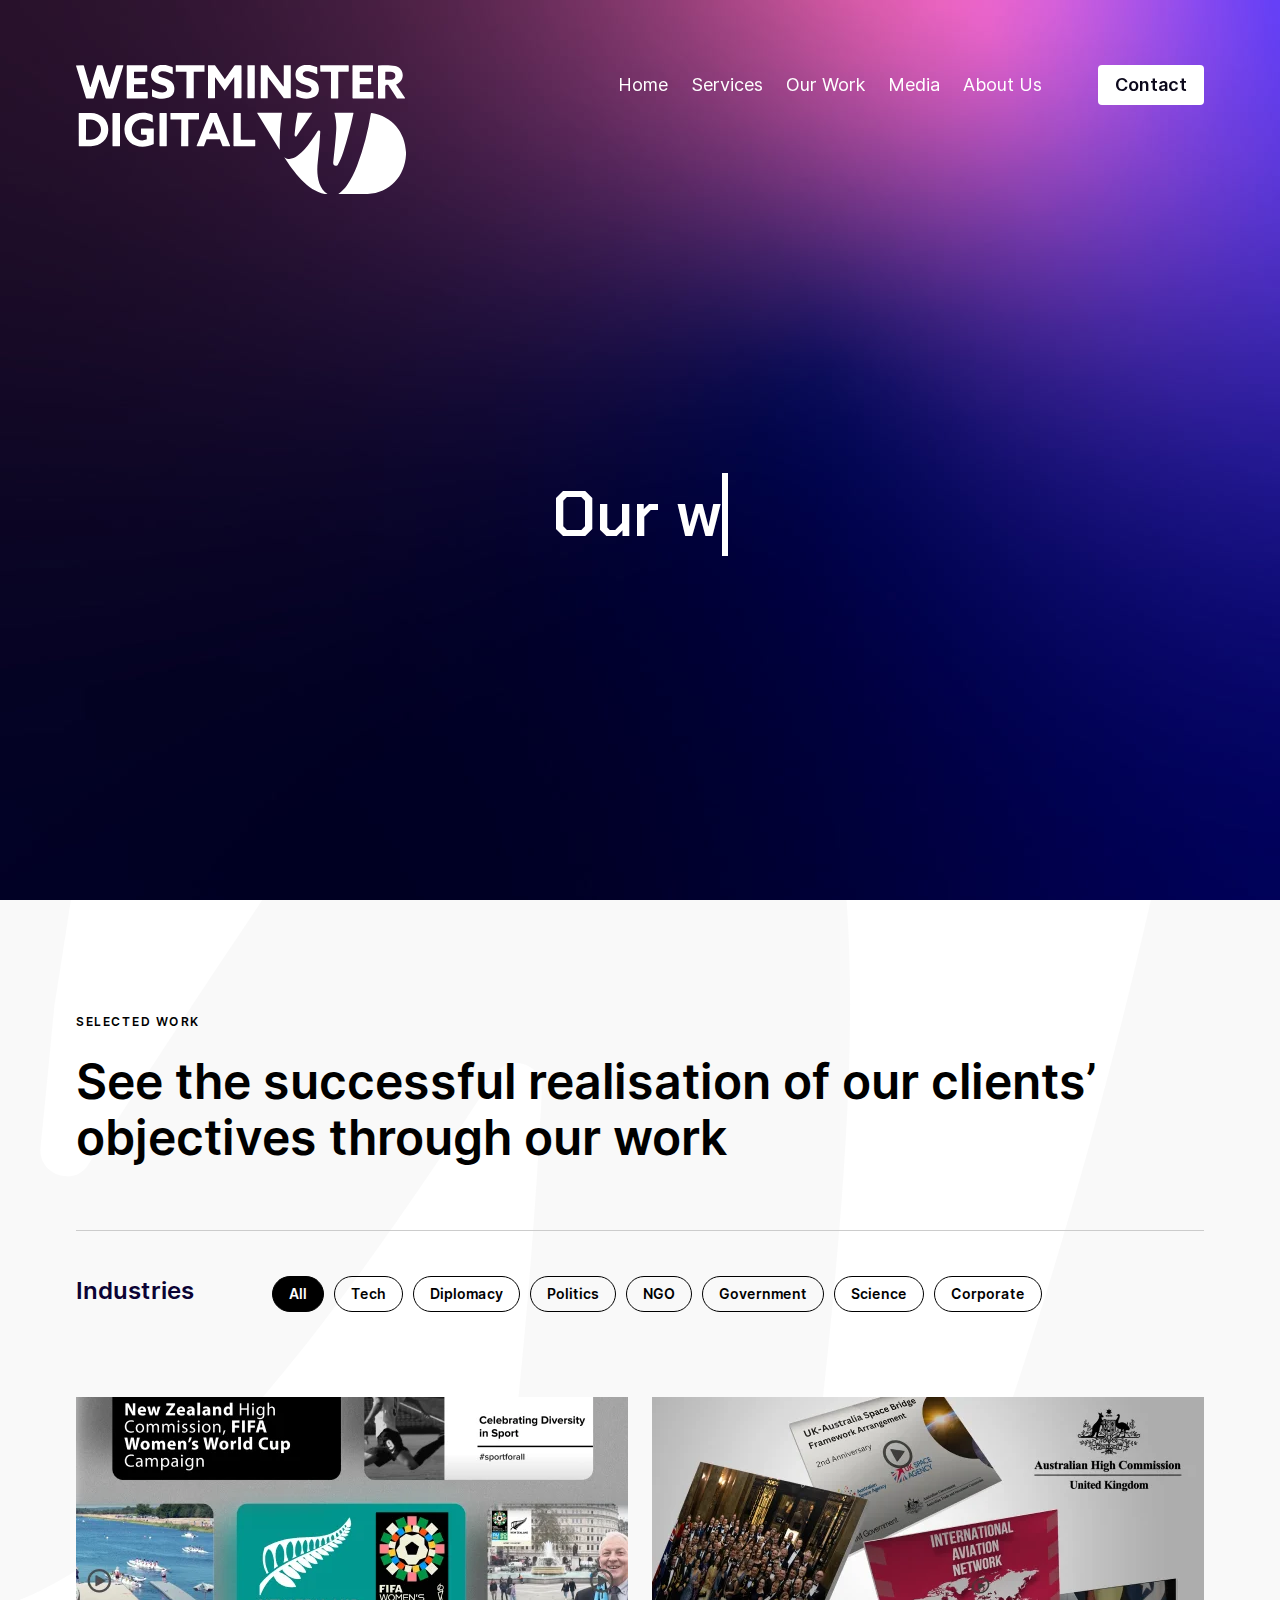
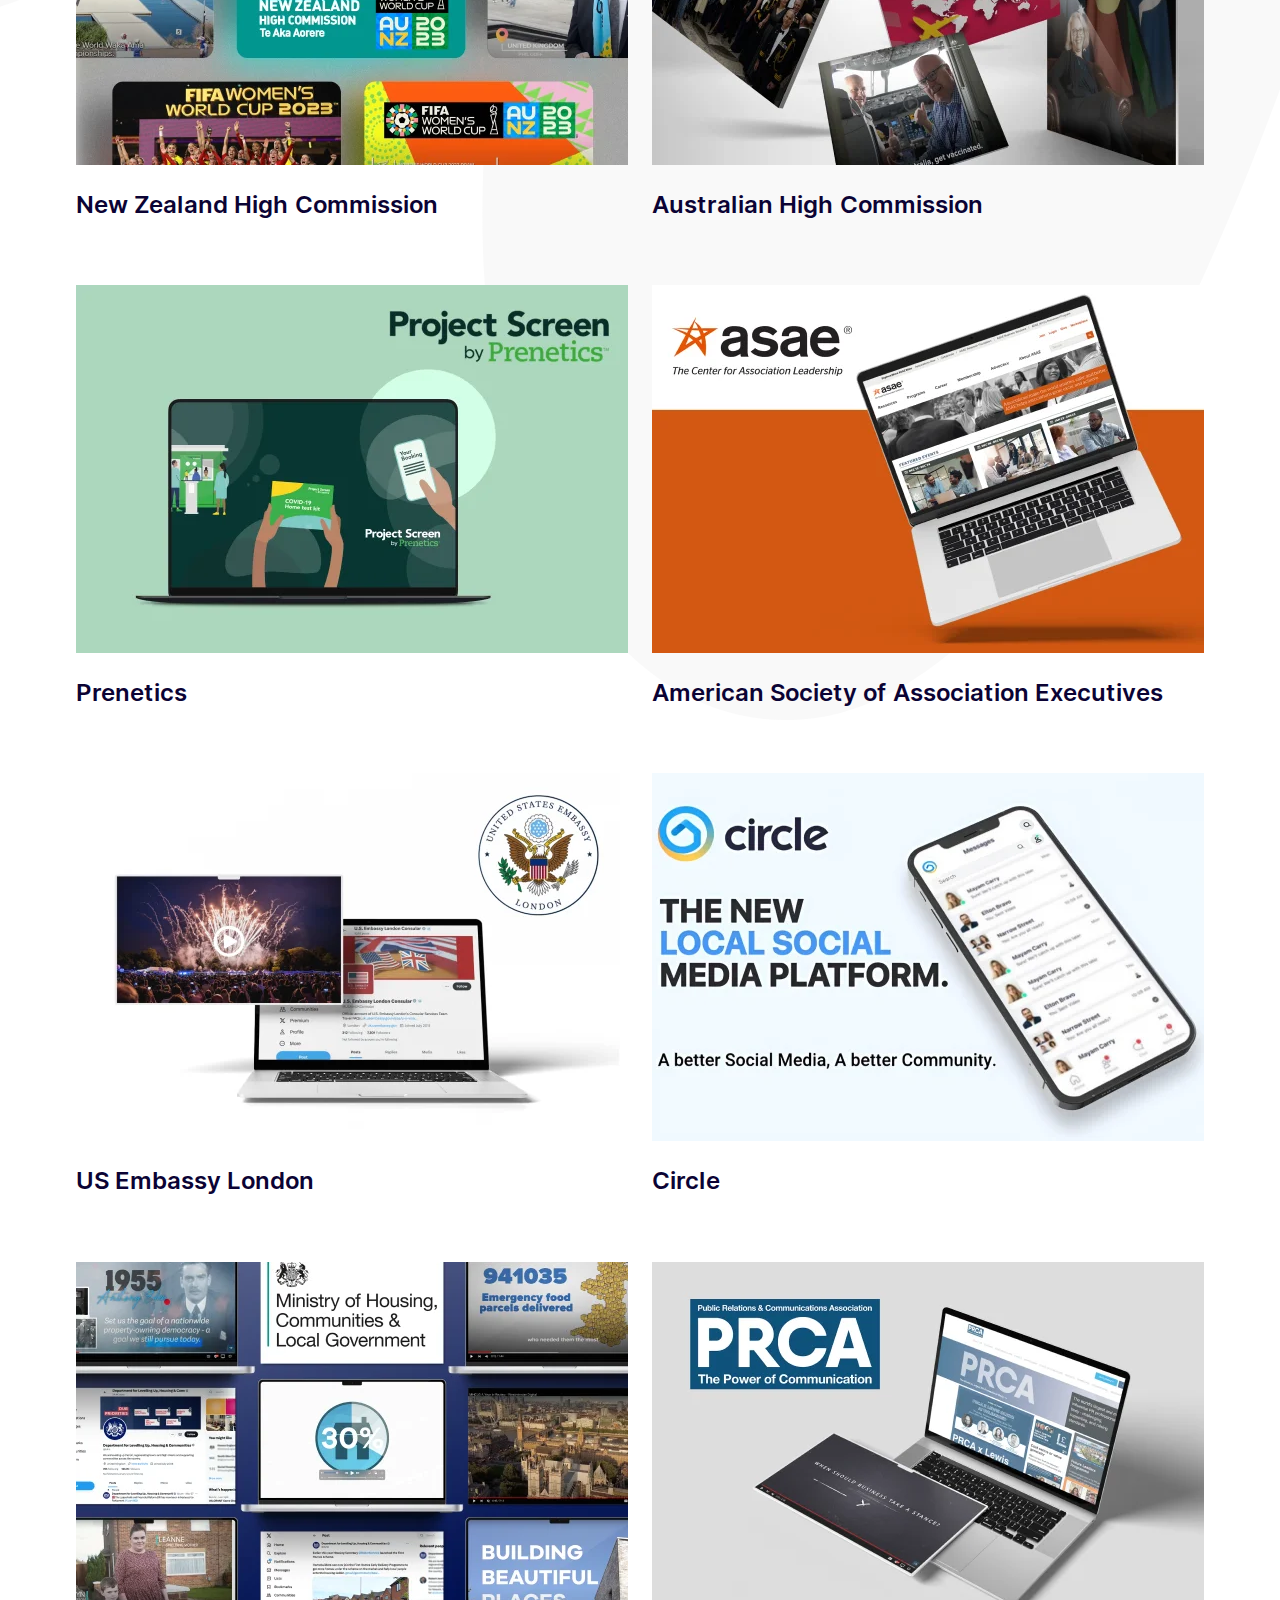
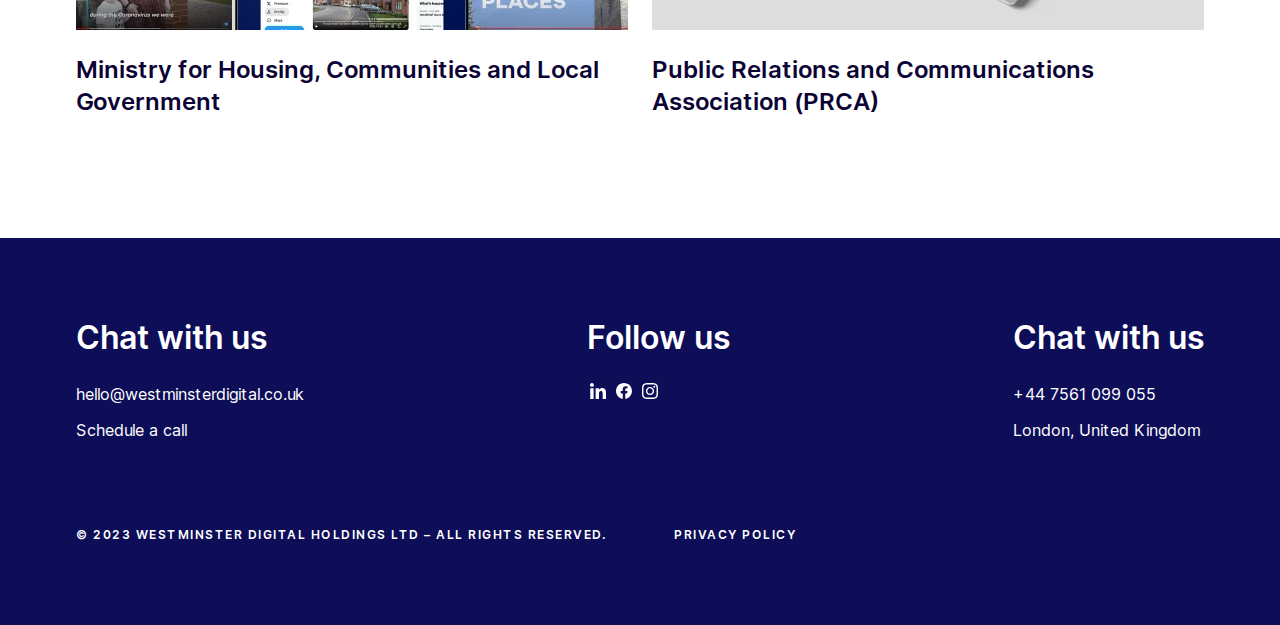
<file: ourwork.html>
<!doctype html>
<html lang="en">

<head>
	<meta charset="UTF-8">
	<meta name="viewport" content="width=device-width, initial-scale=1.0">
	<title>Westminster digital - our work
	</title>
	<link rel="stylesheet" href="css/app.css">
	<script>/*! @formatter:off modernizr 3.6.0 (Custom Build) | MIT https://modernizr.com/download/?-overflowscrolling-webp-setclasses !*/!function(e,n,t){function r(e,n){return typeof e===n}function o(){var e,n,t,o,i,s,a;for(var l in _)if(_.hasOwnProperty(l)){if(e=[],n=_[l],n.name&&(e.push(n.name.toLowerCase()),n.options&&n.options.aliases&&n.options.aliases.length))for(t=0;t<n.options.aliases.length;t++)e.push(n.options.aliases[t].toLowerCase());for(o=r(n.fn,"function")?n.fn():n.fn,i=0;i<e.length;i++)s=e[i],a=s.split("."),1===a.length?Modernizr[a[0]]=o:(!Modernizr[a[0]]||Modernizr[a[0]]instanceof Boolean||(Modernizr[a[0]]=new Boolean(Modernizr[a[0]])),Modernizr[a[0]][a[1]]=o),w.push((o?"":"no-")+a.join("-"))}}function i(e){var n=S.className,t=Modernizr._config.classPrefix||"";if(B&&(n=n.baseVal),Modernizr._config.enableJSClass){var r=new RegExp("(^|\\s)"+t+"no-js(\\s|$)");n=n.replace(r,"$1"+t+"js$2")}Modernizr._config.enableClasses&&(n+=" "+t+e.join(" "+t),B?S.className.baseVal=n:S.className=n)}function s(e,n){if("object"==typeof e)for(var t in e)b(e,t)&&s(t,e[t]);else{e=e.toLowerCase();var r=e.split("."),o=Modernizr[r[0]];if(2==r.length&&(o=o[r[1]]),"undefined"!=typeof o)return Modernizr;n="function"==typeof n?n():n,1==r.length?Modernizr[r[0]]=n:(!Modernizr[r[0]]||Modernizr[r[0]]instanceof Boolean||(Modernizr[r[0]]=new Boolean(Modernizr[r[0]])),Modernizr[r[0]][r[1]]=n),i([(n&&0!=n?"":"no-")+r.join("-")]),Modernizr._trigger(e,n)}return Modernizr}function a(e,n){return!!~(""+e).indexOf(n)}function l(){return"function"!=typeof n.createElement?n.createElement(arguments[0]):B?n.createElementNS.call(n,"http://www.w3.org/2000/svg",arguments[0]):n.createElement.apply(n,arguments)}function A(e){return e.replace(/([a-z])-([a-z])/g,function(e,n,t){return n+t.toUpperCase()}).replace(/^-/,"")}function u(e,n){return function(){return e.apply(n,arguments)}}function f(e,n,t){var o;for(var i in e)if(e[i]in n)return t===!1?e[i]:(o=n[e[i]],r(o,"function")?u(o,t||n):o);return!1}function c(n,t,r){var o;if("getComputedStyle"in e){o=getComputedStyle.call(e,n,t);var i=e.console;if(null!==o)r&&(o=o.getPropertyValue(r));else if(i){var s=i.error?"error":"log";i[s].call(i,"getComputedStyle returning null, its possible modernizr test results are inaccurate")}}else o=!t&&n.currentStyle&&n.currentStyle[r];return o}function p(e){return e.replace(/([A-Z])/g,function(e,n){return"-"+n.toLowerCase()}).replace(/^ms-/,"-ms-")}function d(){var e=n.body;return e||(e=l(B?"svg":"body"),e.fake=!0),e}function m(e,t,r,o){var i,s,a,A,u="modernizr",f=l("div"),c=d();if(parseInt(r,10))for(;r--;)a=l("div"),a.id=o?o[r]:u+(r+1),f.appendChild(a);return i=l("style"),i.type="text/css",i.id="s"+u,(c.fake?c:f).appendChild(i),c.appendChild(f),i.styleSheet?i.styleSheet.cssText=e:i.appendChild(n.createTextNode(e)),f.id=u,c.fake&&(c.style.background="",c.style.overflow="hidden",A=S.style.overflow,S.style.overflow="hidden",S.appendChild(c)),s=t(f,e),c.fake?(c.parentNode.removeChild(c),S.style.overflow=A,S.offsetHeight):f.parentNode.removeChild(f),!!s}function g(n,r){var o=n.length;if("CSS"in e&&"supports"in e.CSS){for(;o--;)if(e.CSS.supports(p(n[o]),r))return!0;return!1}if("CSSSupportsRule"in e){for(var i=[];o--;)i.push("("+p(n[o])+":"+r+")");return i=i.join(" or "),m("@supports ("+i+") { #modernizr { position: absolute; } }",function(e){return"absolute"==c(e,null,"position")})}return t}function h(e,n,o,i){function s(){f&&(delete U.style,delete U.modElem)}if(i=r(i,"undefined")?!1:i,!r(o,"undefined")){var u=g(e,o);if(!r(u,"undefined"))return u}for(var f,c,p,d,m,h=["modernizr","tspan","samp"];!U.style&&h.length;)f=!0,U.modElem=l(h.shift()),U.style=U.modElem.style;for(p=e.length,c=0;p>c;c++)if(d=e[c],m=U.style[d],a(d,"-")&&(d=A(d)),U.style[d]!==t){if(i||r(o,"undefined"))return s(),"pfx"==n?d:!0;try{U.style[d]=o}catch(v){}if(U.style[d]!=m)return s(),"pfx"==n?d:!0}return s(),!1}function v(e,n,t,o,i){var s=e.charAt(0).toUpperCase()+e.slice(1),a=(e+" "+x.join(s+" ")+s).split(" ");return r(n,"string")||r(n,"undefined")?h(a,n,o,i):(a=(e+" "+E.join(s+" ")+s).split(" "),f(a,n,t))}function y(e,n,r){return v(e,t,t,n,r)}var w=[],_=[],C={_version:"3.6.0",_config:{classPrefix:"",enableClasses:!0,enableJSClass:!0,usePrefixes:!0},_q:[],on:function(e,n){var t=this;setTimeout(function(){n(t[e])},0)},addTest:function(e,n,t){_.push({name:e,fn:n,options:t})},addAsyncTest:function(e){_.push({name:null,fn:e})}},Modernizr=function(){};Modernizr.prototype=C,Modernizr=new Modernizr;var b,S=n.documentElement,B="svg"===S.nodeName.toLowerCase();!function(){var e={}.hasOwnProperty;b=r(e,"undefined")||r(e.call,"undefined")?function(e,n){return n in e&&r(e.constructor.prototype[n],"undefined")}:function(n,t){return e.call(n,t)}}(),C._l={},C.on=function(e,n){this._l[e]||(this._l[e]=[]),this._l[e].push(n),Modernizr.hasOwnProperty(e)&&setTimeout(function(){Modernizr._trigger(e,Modernizr[e])},0)},C._trigger=function(e,n){if(this._l[e]){var t=this._l[e];setTimeout(function(){var e,r;for(e=0;e<t.length;e++)(r=t[e])(n)},0),delete this._l[e]}},Modernizr._q.push(function(){C.addTest=s}),Modernizr.addAsyncTest(function(){function e(e,n,t){function r(n){var r=n&&"load"===n.type?1==o.width:!1,i="webp"===e;s(e,i&&r?new Boolean(r):r),t&&t(n)}var o=new Image;o.onerror=r,o.onload=r,o.src=n}var n=[{uri:"[data-uri]",name:"webp"},{uri:"[data-uri]",name:"webp.alpha"},{uri:"[data-uri]",name:"webp.animation"},{uri:"[data-uri]",name:"webp.lossless"}],t=n.shift();e(t.name,t.uri,function(t){if(t&&"load"===t.type)for(var r=0;r<n.length;r++)e(n[r].name,n[r].uri)})});var Q="Moz O ms Webkit",x=C._config.usePrefixes?Q.split(" "):[];C._cssomPrefixes=x;var E=C._config.usePrefixes?Q.toLowerCase().split(" "):[];C._domPrefixes=E;var T={elem:l("modernizr")};Modernizr._q.push(function(){delete T.elem});var U={style:T.elem.style};Modernizr._q.unshift(function(){delete U.style}),C.testAllProps=v,C.testAllProps=y,Modernizr.addTest("overflowscrolling",y("overflowScrolling","touch",!0)),o(),i(w),delete C.addTest,delete C.addAsyncTest;for(var P=0;P<Modernizr._q.length;P++)Modernizr._q[P]();e.Modernizr=Modernizr}(window,document);/*! @formatter:on */</script>
</head>

<body>
	<div class="page-wrapper">
		<!--Header-->
		<header id="header" class="header">
			<div class="container">
				<div class="header__wrapper">
					<a href="index.html" class="header__logo">
						<svg class="logo-two" width="330" height="129" viewBox="0 0 330 129" fill="none" xmlns="http://www.w3.org/2000/svg">
							<g clip-path="url(#clip0_710_128)">
								<mask id="mask0_710_128" style="mask-type:alpha" maskUnits="userSpaceOnUse" x="0" y="0" width="330" height="129">
									<path fill-rule="evenodd" clip-rule="evenodd" d="M84.0702 0H89.8002L96.3002 1.9C96.6002 1.98667 96.7502 2.18667 96.7502 2.5V8.74C96.7502 9.23333 96.5402 9.35333 96.1202 9.1C93.1802 7.35 84.9502 4.09 82.7202 8.11C82.5347 8.44208 82.4232 8.81031 82.3933 9.18949C82.3633 9.56867 82.4157 9.94984 82.5467 10.3069C82.6778 10.664 82.8844 10.9885 83.1526 11.2583C83.4207 11.5281 83.7439 11.7367 84.1002 11.87C84.9794 12.2019 85.9478 12.5111 86.9531 12.8322C91.7334 14.3589 97.3509 16.1529 98.2102 21.92C100.14 34.87 85.0302 35.5 76.4702 31.68C76.1569 31.54 76.0002 31.2967 76.0002 30.95V24.79C76.0002 24.33 76.2002 24.2167 76.6002 24.45C79.6202 26.21 85.4302 28.4 88.8302 27.08C92.9502 25.46 90.8802 21.2 87.4002 20.41C81.3902 19.06 74.1202 16.19 75.1102 8.7C75.7502 3.84667 78.7369 0.946667 84.0702 0ZM228.33 0H234.04L240.64 1.88C241.047 2 241.25 2.27333 241.25 2.7V8.75C241.25 9.24333 241.033 9.36667 240.6 9.12C237.92 7.54 228.9 3.98 227.06 8.03C226.21 9.9 227.4 11.47 229.25 12.16C230.122 12.4851 231.046 12.7826 231.986 13.0852C236.509 14.5418 241.392 16.1142 242.56 21.43C245.5 34.82 228.68 35.41 220.77 31.61C220.614 31.532 220.482 31.4122 220.391 31.2638C220.299 31.1155 220.25 30.9445 220.25 30.77V24.76C220.249 24.6802 220.27 24.6018 220.31 24.5326C220.349 24.4635 220.407 24.4061 220.476 24.3664C220.545 24.3267 220.624 24.3062 220.703 24.3068C220.783 24.3074 220.861 24.3292 220.93 24.37C224.143 26.25 227.413 27.2967 230.74 27.51C235.6 27.81 237.79 22.43 232.28 20.7C232.053 20.6292 231.826 20.5584 231.598 20.4874C225.446 18.5742 218.797 16.5063 219.54 8.86C220.007 4.04667 222.937 1.09333 228.33 0ZM0 0.380004V0.860004L9.97 33.09C10.0567 33.3633 10.2433 33.5 10.53 33.5H17.07C17.2618 33.5003 17.4486 33.4394 17.6033 33.326C17.758 33.2127 17.8725 33.0529 17.93 32.87L23.47 14.69C23.5967 14.27 23.7233 14.27 23.85 14.69L29.49 33.09C29.57 33.3633 29.7533 33.5 30.04 33.5H36.51C37.03 33.5 37.3667 33.25 37.52 32.75L47.29 1C47.3165 0.91364 47.3224 0.822285 47.3074 0.733219C47.2923 0.644154 47.2566 0.559839 47.2032 0.486995C47.1498 0.414151 47.0801 0.354791 46.9997 0.313646C46.9192 0.272501 46.8303 0.250708 46.74 0.250004H40.69C40.5276 0.249502 40.3692 0.301657 40.2378 0.398829C40.1064 0.496001 40.0091 0.633084 39.96 0.790004L33.64 21.99C33.6272 22.0408 33.5981 22.0855 33.557 22.1172C33.5159 22.149 33.4651 22.1661 33.4122 22.1661C33.3593 22.1661 33.307 22.149 33.2634 22.1172C33.2197 22.0855 33.187 22.0408 33.17 21.99L26.67 0.760004C26.57 0.420004 26.3433 0.250004 25.99 0.250004H21.72C21.3533 0.250004 21.1167 0.42667 21.01 0.780004L14.7 21.45C14.4267 22.3367 14.16 22.3367 13.9 21.45L7.89 0.820004C7.84605 0.670121 7.75462 0.53891 7.62987 0.446705C7.50512 0.354501 7.35403 0.306451 7.2 0.310004L0 0.380004ZM58 19.8V26.45C58 26.5959 58.0579 26.7358 58.1611 26.8389C58.2642 26.9421 58.4041 27 58.55 27H71.2C71.3459 27 71.4858 27.0579 71.5889 27.1611C71.692 27.2642 71.75 27.4041 71.75 27.55V32.95C71.75 33.0959 71.692 33.2358 71.5889 33.3389C71.4858 33.4421 71.3459 33.5 71.2 33.5H51.3C51.1541 33.5 51.0142 33.4421 50.9111 33.3389C50.8079 33.2358 50.75 33.0959 50.75 32.95V0.8C50.75 0.654131 50.8079 0.514236 50.9111 0.411091C51.0142 0.307946 51.1541 0.25 51.3 0.25H70.7C70.8459 0.25 70.9858 0.307946 71.0889 0.411091C71.192 0.514236 71.25 0.654131 71.25 0.8V6.2C71.25 6.34587 71.192 6.48576 71.0889 6.58891C70.9858 6.69205 70.8459 6.75 70.7 6.75H58.55C58.4041 6.75 58.2642 6.80795 58.1611 6.91109C58.0579 7.01424 58 7.15413 58 7.3V12.61C58 12.6831 58.0145 12.7554 58.0428 12.8228C58.0711 12.8902 58.1125 12.9513 58.1646 13.0025C58.2167 13.0537 58.2786 13.094 58.3465 13.121C58.4143 13.1481 58.4869 13.1613 58.56 13.16L68.76 12.94C68.8339 12.9386 68.9073 12.9522 68.9759 12.9799C69.0445 13.0075 69.1067 13.0487 69.159 13.101C69.2113 13.1533 69.2525 13.2155 69.2801 13.2841C69.3078 13.3527 69.3214 13.4261 69.32 13.5L69.22 18.71C69.2174 18.8541 69.1583 18.9915 69.0554 19.0925C68.9526 19.1935 68.8141 19.25 68.67 19.25H58.55C58.4041 19.25 58.2642 19.3079 58.1611 19.4111C58.0579 19.5142 58 19.6541 58 19.8ZM117.75 32.94V7.1C117.75 7.00717 117.787 6.91815 117.853 6.85251C117.918 6.78688 118.007 6.75 118.1 6.75H128.15C128.243 6.75 128.332 6.71312 128.397 6.64749C128.463 6.58185 128.5 6.49283 128.5 6.4V0.6C128.5 0.507174 128.463 0.41815 128.397 0.352513C128.332 0.286875 128.243 0.25 128.15 0.25H100.1C100.007 0.25 99.9182 0.286875 99.8525 0.352513C99.7869 0.41815 99.75 0.507174 99.75 0.6V6.4C99.75 6.49283 99.7869 6.58185 99.8525 6.64749C99.9182 6.71312 100.007 6.75 100.1 6.75H110.15C110.243 6.75 110.332 6.78688 110.397 6.85251C110.463 6.91815 110.5 7.00717 110.5 7.1L110.49 32.91C110.49 33.0028 110.527 33.0918 110.593 33.1575C110.658 33.2231 110.747 33.26 110.84 33.26L117.4 33.29C117.493 33.29 117.582 33.2531 117.647 33.1875C117.713 33.1218 117.75 33.0328 117.75 32.94ZM157.85 12.61L149.02 25.36C148.787 25.6933 148.553 25.6933 148.32 25.36L139.49 12.68C139.457 12.6331 139.409 12.5981 139.355 12.5801C139.3 12.5621 139.241 12.562 139.186 12.5798C139.131 12.5977 139.084 12.6326 139.05 12.6794C139.017 12.7262 138.999 12.7825 139 12.84V32.74C139 33.06 138.837 33.2233 138.51 33.23L132.53 33.3C132.177 33.3067 132 33.1333 132 32.78V0.650001C132 0.383334 132.133 0.250001 132.4 0.250001H138.51C138.671 0.249759 138.83 0.288624 138.974 0.363389C139.118 0.438155 139.244 0.546677 139.34 0.680001L148.5 13.73C148.727 14.0567 148.953 14.0567 149.18 13.73L158.3 0.760001C158.54 0.420001 158.867 0.250001 159.28 0.250001H164.75C165.25 0.250001 165.5 0.500001 165.5 1V32.72C165.5 33.04 165.34 33.2033 165.02 33.21L158.8 33.34C158.433 33.3467 158.25 33.1667 158.25 32.8V12.73C158.25 12.2633 158.117 12.2233 157.85 12.61ZM171.91 0.27002H178.37C178.596 0.27002 178.78 0.453583 178.78 0.680019V32.84C178.78 33.0665 178.596 33.25 178.37 33.25H171.91C171.684 33.25 171.5 33.0665 171.5 32.84V0.680019C171.5 0.453583 171.684 0.27002 171.91 0.27002ZM208.08 0.250084H214.42C214.508 0.250084 214.591 0.284852 214.653 0.346739C214.715 0.408626 214.75 0.492563 214.75 0.580084V32.9201C214.75 33.0076 214.715 33.0915 214.653 33.1534C214.591 33.2153 214.508 33.2501 214.42 33.2501H207.92C207.868 33.2513 207.816 33.2401 207.769 33.2175C207.722 33.1949 207.682 33.1615 207.65 33.1201L192.35 12.4101C192.31 12.3527 192.252 12.3096 192.186 12.2872C192.119 12.2647 192.047 12.264 191.98 12.2852C191.913 12.3064 191.855 12.3483 191.814 12.405C191.772 12.4616 191.75 12.5299 191.75 12.6001V33.0401C191.75 33.0843 191.741 33.128 191.724 33.1687C191.707 33.2094 191.682 33.2463 191.65 33.277C191.618 33.3078 191.581 33.3319 191.539 33.3479C191.498 33.3639 191.454 33.3714 191.41 33.3701L185.07 33.1901C184.984 33.1875 184.903 33.1516 184.843 33.09C184.783 33.0284 184.75 32.9459 184.75 32.8601V0.580084C184.75 0.492563 184.785 0.408626 184.847 0.346739C184.909 0.284852 184.992 0.250084 185.08 0.250084H191.55C191.602 0.248909 191.654 0.260075 191.701 0.282669C191.748 0.305264 191.788 0.338646 191.82 0.380084L207.15 21.2201C207.191 21.2783 207.249 21.3217 207.317 21.344C207.384 21.3662 207.457 21.3661 207.525 21.3437C207.592 21.3212 207.65 21.2776 207.691 21.2193C207.732 21.161 207.752 21.0911 207.75 21.0201V0.580084C207.75 0.536748 207.759 0.493836 207.775 0.453799C207.792 0.413761 207.816 0.377382 207.847 0.346739C207.877 0.316096 207.914 0.291788 207.954 0.275204C207.994 0.25862 208.037 0.250084 208.08 0.250084ZM244.87 6.75H254.46C254.611 6.75 254.756 6.81005 254.863 6.91695C254.97 7.02385 255.03 7.16883 255.03 7.32L254.91 32.87C254.91 33.0195 254.969 33.1629 255.074 33.2696C255.178 33.3762 255.321 33.4374 255.47 33.44L261.67 33.53C261.746 33.5313 261.821 33.5176 261.891 33.4895C261.962 33.4615 262.026 33.4197 262.08 33.3666C262.134 33.3136 262.177 33.2503 262.206 33.1805C262.235 33.1106 262.25 33.0357 262.25 32.96V7.32C262.25 7.16883 262.31 7.02385 262.417 6.91695C262.524 6.81005 262.669 6.75 262.82 6.75H272.18C272.331 6.75 272.476 6.68995 272.583 6.58305C272.69 6.47615 272.75 6.33117 272.75 6.18V0.82C272.75 0.668827 272.69 0.523845 272.583 0.416949C272.476 0.310053 272.331 0.25 272.18 0.25H244.73C244.655 0.249988 244.58 0.265057 244.51 0.294325C244.44 0.323594 244.377 0.366476 244.324 0.420469C244.271 0.474462 244.229 0.538484 244.201 0.608798C244.173 0.679112 244.159 0.754309 244.16 0.83L244.3 6.19C244.303 6.33943 244.364 6.48186 244.471 6.5866C244.577 6.69134 244.721 6.75002 244.87 6.75ZM284.36 27H296.89C297.052 27 297.207 27.0643 297.321 27.1787C297.436 27.2931 297.5 27.4482 297.5 27.61V32.89C297.5 33.0518 297.436 33.2069 297.321 33.3213C297.207 33.4357 297.052 33.5 296.89 33.5H277.11C277.03 33.5 276.951 33.4842 276.877 33.4536C276.803 33.4229 276.735 33.378 276.679 33.3213C276.622 33.2647 276.577 33.1974 276.546 33.1234C276.516 33.0494 276.5 32.9701 276.5 32.89V0.86C276.5 0.779894 276.516 0.700572 276.546 0.626563C276.577 0.552555 276.622 0.485309 276.679 0.428665C276.735 0.372021 276.803 0.327089 276.877 0.296433C276.951 0.265778 277.03 0.25 277.11 0.25H296.38C296.542 0.25 296.697 0.314268 296.811 0.428665C296.926 0.543062 296.99 0.698218 296.99 0.86V6.14C296.99 6.30178 296.926 6.45694 296.811 6.57134C296.697 6.68573 296.542 6.75 296.38 6.75H284.36C284.28 6.75 284.201 6.76578 284.127 6.79643C284.053 6.82709 283.985 6.87202 283.929 6.92866C283.872 6.98531 283.827 7.05255 283.796 7.12656C283.766 7.20057 283.75 7.27989 283.75 7.36V12.47C283.75 12.551 283.766 12.6311 283.797 12.7058C283.829 12.7804 283.874 12.8481 283.932 12.9049C283.99 12.9617 284.058 13.0064 284.133 13.0365C284.209 13.0665 284.289 13.0813 284.37 13.08L294.54 12.97C294.62 12.9687 294.7 12.9831 294.774 13.0126C294.849 13.042 294.917 13.0859 294.974 13.1416C295.032 13.1973 295.078 13.2638 295.11 13.3373C295.142 13.4108 295.159 13.4899 295.16 13.57L295.26 18.63C295.261 18.7109 295.247 18.7913 295.216 18.8665C295.186 18.9417 295.142 19.0101 295.085 19.0678C295.028 19.1255 294.96 19.1714 294.886 19.2026C294.811 19.2339 294.731 19.25 294.65 19.25H284.36C284.28 19.25 284.201 19.2658 284.127 19.2964C284.053 19.3271 283.985 19.372 283.929 19.4287C283.872 19.4853 283.827 19.5526 283.796 19.6266C283.766 19.7006 283.75 19.7799 283.75 19.86V26.39C283.75 26.4701 283.766 26.5494 283.796 26.6234C283.827 26.6974 283.872 26.7647 283.929 26.8213C283.985 26.878 284.053 26.9229 284.127 26.9536C284.201 26.9842 284.28 27 284.36 27ZM309.3 32.9001L309.23 21.5401C309.23 21.1341 309.361 20.7388 309.604 20.4136C309.847 20.0883 310.189 19.8505 310.578 19.7356C310.968 19.6208 311.384 19.6352 311.765 19.7766C312.145 19.918 312.47 20.1788 312.69 20.5201L320.71 33.0601C320.796 33.1947 320.914 33.3056 321.054 33.3825C321.194 33.4594 321.35 33.4998 321.51 33.5001H328.54C328.625 33.4998 328.708 33.4766 328.781 33.4328C328.854 33.3891 328.913 33.3264 328.953 33.2516C328.993 33.1767 329.012 33.0924 329.008 33.0077C329.004 32.9229 328.977 32.8408 328.93 32.7701L320.36 19.9001C320.133 19.5601 320.21 19.3201 320.59 19.1801C329.4 15.7901 328.58 2.9601 319.22 1.0101C314.953 0.123434 309.393 -0.0698994 302.54 0.430101C302.18 0.456767 302 0.650101 302 1.0101V32.8701C302 33.0319 302.065 33.187 302.182 33.3014C302.298 33.4158 302.456 33.4801 302.62 33.4801L308.79 33.4101C309.13 33.4101 309.3 33.2401 309.3 32.9001ZM309.29 14.4201L309.31 7.1201C309.31 7.03258 309.345 6.94864 309.407 6.88676C309.469 6.82487 309.552 6.7901 309.64 6.7901L314.6 6.8001C315.844 6.80305 317.035 7.1692 317.913 7.81804C318.79 8.46689 319.282 9.3453 319.28 10.2601V11.3201C319.279 11.7733 319.156 12.2217 318.92 12.6399C318.683 13.058 318.336 13.4376 317.9 13.7571C317.463 14.0765 316.945 14.3295 316.376 14.5016C315.806 14.6737 315.196 14.7616 314.58 14.7601L309.62 14.7501C309.532 14.7501 309.449 14.7153 309.387 14.6534C309.325 14.5916 309.29 14.5076 309.29 14.4201ZM57.2802 59.3102C52.0902 68.0002 61.0702 78.4202 70.3502 74.5802C70.4689 74.5294 70.57 74.4454 70.6411 74.3388C70.7122 74.2321 70.7502 74.1074 70.7502 73.9802V70.7502C70.7502 70.4849 70.6449 70.2306 70.4573 70.0431C70.2698 69.8555 70.0154 69.7502 69.7502 69.7502H65.7502C65.2502 69.7502 65.0002 69.5002 65.0002 69.0002V64.0002C65.0002 63.6668 65.1669 63.5002 65.5002 63.5002H77.2502C77.5836 63.5002 77.7502 63.6668 77.7502 64.0002V78.4802C77.7502 78.8002 77.6069 79.0268 77.3202 79.1602C64.5702 85.3102 48.3102 79.8902 48.4402 64.0002C48.5602 49.6302 64.8302 44.6402 76.1702 49.8202C76.3428 49.8974 76.4894 50.0234 76.5923 50.1831C76.6952 50.3428 76.7501 50.5293 76.7502 50.7202V56.9802C76.7512 57.0481 76.7335 57.1149 76.699 57.1735C76.6645 57.232 76.6146 57.2799 76.5547 57.3119C76.4948 57.3439 76.4272 57.3588 76.3594 57.355C76.2916 57.3511 76.2261 57.3287 76.1702 57.2902C70.3402 53.2902 61.3102 52.5502 57.2802 59.3102ZM203.76 84.3C203.66 72.16 203.83 60.3 205.94 48.28C206 47.9267 205.85 47.75 205.49 47.75H181.53C181.157 47.75 181.067 47.91 181.26 48.23L203.41 84.4C203.432 84.4344 203.465 84.4608 203.503 84.4753C203.541 84.4897 203.583 84.4915 203.622 84.4802C203.662 84.469 203.696 84.4454 203.721 84.4129C203.746 84.3805 203.76 84.3409 203.76 84.3ZM236.29 48L220.68 71.11C220.59 71.2434 220.465 71.35 220.319 71.4186C220.173 71.4873 220.011 71.5154 219.85 71.5C218.904 71.4067 218.487 70.6533 218.6 69.24C219.167 62.16 220.144 55.14 221.53 48.18C221.59 47.8933 221.767 47.75 222.06 47.75H236.15C236.357 47.75 236.404 47.8333 236.29 48ZM258.48 48.15C260.007 54.15 260.577 59.9967 260.19 65.69C259.59 74.5033 258.603 84.9267 257.23 96.96C256.92 99.6 258.29 101.49 261.1 100.45C261.433 100.33 261.687 100.117 261.86 99.81C263.84 96.33 265.623 92.14 267.21 87.24C271.363 74.42 274.783 61.4567 277.47 48.35C277.485 48.2773 277.483 48.2023 277.466 48.1303C277.448 48.0583 277.414 47.9912 277.367 47.9337C277.321 47.8763 277.261 47.83 277.194 47.7982C277.127 47.7665 277.054 47.75 276.98 47.75H258.79C258.51 47.75 258.407 47.8833 258.48 48.15ZM2.72021 48.4501C2.72021 48.3546 2.75814 48.263 2.82566 48.1955C2.89317 48.128 2.98474 48.0901 3.08021 48.0901L14.9302 48.0601C17.1984 48.0558 19.4451 48.4554 21.5421 49.2361C23.6391 50.0168 25.5453 51.1632 27.1518 52.61C28.7583 54.0568 30.0336 55.7755 30.905 57.6681C31.7763 59.5606 32.2267 61.5899 32.2302 63.6401V65.5201C32.2374 69.6597 30.4252 73.6329 27.1921 76.5659C23.9591 79.4989 19.57 81.1515 14.9902 81.1601L3.14021 81.1901C3.04474 81.1901 2.95317 81.1522 2.88566 81.0846C2.81814 81.0171 2.78021 80.9256 2.78021 80.8301L2.72021 48.4501ZM10.0202 54.8401L9.96021 74.3801C9.96017 74.4633 9.99251 74.5432 10.0504 74.6029C10.1082 74.6626 10.1871 74.6975 10.2702 74.7001L14.4802 74.7201C15.8553 74.7256 17.2179 74.4738 18.4904 73.9792C19.7628 73.4846 20.92 72.7569 21.896 71.8376C22.8719 70.9183 23.6475 69.8254 24.1784 68.6213C24.7093 67.4172 24.9852 66.1256 24.9902 64.8201V64.5201C25.0004 61.8841 23.9073 59.3518 21.9513 57.4803C19.9954 55.6087 17.3368 54.5511 14.5602 54.5401L10.3502 54.5201C10.3074 54.5188 10.2647 54.526 10.2247 54.5415C10.1847 54.557 10.1482 54.5804 10.1174 54.6102C10.0867 54.6401 10.0622 54.6758 10.0455 54.7153C10.0288 54.7548 10.0202 54.7972 10.0202 54.8401ZM37.1 48H43.4C43.7314 48 44 48.2686 44 48.6V80.66C44 80.9914 43.7314 81.26 43.4 81.26H37.1C36.7686 81.26 36.5 80.9914 36.5 80.66V48.6C36.5 48.2686 36.7686 48 37.1 48ZM90.2402 48H84.0002C83.7186 48 83.4902 48.2283 83.4902 48.51V80.73C83.4902 81.0117 83.7186 81.24 84.0002 81.24H90.2402C90.5219 81.24 90.7502 81.0117 90.7502 80.73V48.51C90.7502 48.2283 90.5219 48 90.2402 48ZM94.8802 54.5H104.9C105.009 54.5 105.113 54.5432 105.19 54.6201C105.267 54.697 105.31 54.8013 105.31 54.91L105.12 80.84C105.12 80.9487 105.163 81.053 105.24 81.1299C105.317 81.2068 105.421 81.25 105.53 81.25H111.9C112.009 81.25 112.113 81.2068 112.19 81.1299C112.267 81.053 112.31 80.9487 112.31 80.84L112.27 54.91C112.27 54.8013 112.313 54.697 112.39 54.6201C112.467 54.5432 112.571 54.5 112.68 54.5H122.59C122.699 54.5 122.803 54.4568 122.88 54.3799C122.957 54.303 123 54.1987 123 54.09V48.41C123 48.3013 122.957 48.197 122.88 48.1201C122.803 48.0432 122.699 48 122.59 48H94.8402C94.7314 48 94.6272 48.0432 94.5503 48.1201C94.4734 48.197 94.4302 48.3013 94.4302 48.41L94.4702 54.09C94.4702 54.1987 94.5134 54.303 94.5903 54.3799C94.6672 54.4568 94.7714 54.5 94.8802 54.5ZM130.52 74.53L128.06 80.97C128.029 81.0533 127.973 81.125 127.899 81.1751C127.826 81.2253 127.739 81.2514 127.65 81.25H121.03C120.96 81.2501 120.89 81.233 120.828 81.2001C120.766 81.1672 120.713 81.1196 120.673 81.0613C120.634 81.0031 120.609 80.936 120.602 80.866C120.594 80.7961 120.604 80.7253 120.63 80.66L133.79 48.27C133.822 48.1901 133.877 48.1217 133.949 48.0736C134.02 48.0255 134.104 47.9998 134.19 48H140.6C140.686 47.9998 140.77 48.0255 140.841 48.0736C140.913 48.1217 140.968 48.1901 141 48.27L154.15 80.66C154.176 80.7253 154.186 80.7961 154.178 80.866C154.171 80.936 154.146 81.0031 154.107 81.0613C154.067 81.1196 154.014 81.1672 153.952 81.2001C153.89 81.233 153.82 81.2501 153.75 81.25H146.85C146.761 81.2514 146.674 81.2253 146.601 81.1751C146.527 81.125 146.471 81.0533 146.44 80.97L143.98 74.53C143.949 74.4467 143.893 74.375 143.819 74.3249C143.746 74.2747 143.659 74.2486 143.57 74.25H130.93C130.841 74.2486 130.754 74.2747 130.681 74.3249C130.607 74.375 130.551 74.4467 130.52 74.53ZM133.09 68.05C133.073 68.1003 133.068 68.1539 133.075 68.2065C133.082 68.2591 133.102 68.3093 133.132 68.3531C133.162 68.3968 133.202 68.4329 133.248 68.4584C133.295 68.4839 133.347 68.4982 133.4 68.5L141.17 68.49C141.225 68.4903 141.28 68.4772 141.329 68.4518C141.377 68.4264 141.419 68.3894 141.451 68.3442C141.482 68.2989 141.503 68.2466 141.509 68.1919C141.516 68.1372 141.509 68.0816 141.49 68.03L137.59 57.52C137.566 57.4541 137.523 57.3971 137.466 57.3568C137.408 57.3165 137.34 57.2949 137.27 57.2949C137.2 57.2949 137.132 57.3165 137.074 57.3568C137.017 57.3971 136.974 57.4541 136.95 57.52L133.09 68.05ZM178.74 74.75H165.26C165.125 74.75 164.995 74.6963 164.899 74.6006C164.804 74.505 164.75 74.3753 164.75 74.24V48.51C164.75 48.3747 164.696 48.245 164.601 48.1494C164.505 48.0537 164.375 48 164.24 48H158.01C157.875 48 157.745 48.0537 157.649 48.1494C157.554 48.245 157.5 48.3747 157.5 48.51V80.74C157.5 80.807 157.513 80.8733 157.539 80.9352C157.564 80.997 157.602 81.0533 157.649 81.1006C157.697 81.148 157.753 81.1856 157.815 81.2112C157.877 81.2368 157.943 81.25 158.01 81.25H178.74C178.807 81.25 178.873 81.2368 178.935 81.2112C178.997 81.1856 179.053 81.148 179.101 81.1006C179.148 81.0533 179.186 80.997 179.211 80.9352C179.237 80.8733 179.25 80.807 179.25 80.74V75.26C179.25 75.1247 179.196 74.995 179.101 74.8994C179.005 74.8037 178.875 74.75 178.74 74.75ZM330 87.37V89.8C328.8 111.41 313.75 128.05 291.68 129H262.29C265.923 126.387 268.777 123.583 270.85 120.59C275.14 114.38 278.29 108.25 281.07 100.83C287.463 83.7833 292.063 66.3467 294.87 48.52C294.95 48.0333 295.233 47.83 295.72 47.91C316.02 51.24 329.14 66.85 330 87.37ZM248.69 129H251.56C241.5 122.45 240.45 108.11 241.74 97.0798C242.94 86.8598 243.777 76.7965 244.25 66.8898C244.267 66.5894 244.183 66.2919 244.012 66.0446C243.841 65.7973 243.592 65.6143 243.304 65.5247C243.017 65.435 242.708 65.4439 242.427 65.55C242.145 65.656 241.907 65.853 241.75 66.1098L241.597 66.3546C236.487 74.5245 220.232 100.517 208.64 92.3798C208.609 92.361 208.573 92.3531 208.538 92.3574C208.502 92.3616 208.469 92.3777 208.443 92.4031C208.418 92.4285 208.402 92.4617 208.398 92.4974C208.393 92.5331 208.401 92.5692 208.42 92.5998C217.05 106.12 231.69 126.08 248.69 129Z" fill="#04021A" />
								</mask>
								<g mask="url(#mask0_710_128)">
									<g clip-path="url(#clip1_710_128)">
										<rect width="506.092" height="235.263" transform="translate(-12 -72)" fill="url(#paint0_linear_710_128)" />
										<g filter="url(#filter0_f_710_128)">
											<circle cx="-11.5" cy="-49.5" r="95.5" fill="#231BA1" />
										</g>
										<g filter="url(#filter1_f_710_128)">
											<path d="M212 197.749C212 246.224 168.611 230.599 120.151 230.599C71.6909 230.599 34.4588 228.772 34.4588 180.297C34.4588 131.821 21.9176 53 70.3774 53C118.837 53 212 149.273 212 197.749Z" fill="url(#paint1_linear_710_128)" />
										</g>
									</g>
								</g>
							</g>
							<defs>
								<filter id="filter0_f_710_128" x="-207" y="-245" width="391" height="391" filterUnits="userSpaceOnUse" color-interpolation-filters="sRGB">
									<feFlood flood-opacity="0" result="BackgroundImageFix" />
									<feBlend mode="normal" in="SourceGraphic" in2="BackgroundImageFix" result="shape" />
									<feGaussianBlur stdDeviation="50" result="effect1_foregroundBlur_710_128" />
								</filter>
								<filter id="filter1_f_710_128" x="-57" y="-37" width="359" height="360" filterUnits="userSpaceOnUse" color-interpolation-filters="sRGB">
									<feFlood flood-opacity="0" result="BackgroundImageFix" />
									<feBlend mode="normal" in="SourceGraphic" in2="BackgroundImageFix" result="shape" />
									<feGaussianBlur stdDeviation="45" result="effect1_foregroundBlur_710_128" />
								</filter>
								<linearGradient id="paint0_linear_710_128" x1="-10" y1="126" x2="280" y2="42" gradientUnits="userSpaceOnUse">
									<stop stop-color="#3522A3" />
									<stop offset="1" stop-color="#000017" />
								</linearGradient>
								<linearGradient id="paint1_linear_710_128" x1="129.9" y1="172.084" x2="44.6833" y2="47.8931" gradientUnits="userSpaceOnUse">
									<stop stop-color="#FF75D8" />
									<stop offset="1" stop-color="#6E3CD0" />
								</linearGradient>
								<clipPath id="clip0_710_128">
									<rect width="330" height="129" fill="white" />
								</clipPath>
								<clipPath id="clip1_710_128">
									<rect width="506.092" height="235.263" fill="white" transform="translate(-12 -72)" />
								</clipPath>
							</defs>
						</svg>
					</a>
					<div class="header__menu" data-menu>
						<div class="header__wrap">
							<nav class="nav">
								<ul class="nav__list list-reset">
									<li class="nav__item">
										<a href="index.html" class="nav__link">
											<span>Home</span>
										</a>
									</li>
									<li class="nav__item">
										<a href="services.html" class="nav__link">
											<span>Services</span>
										</a>
									</li>
									<li class="nav__item">
										<a href="ourwork.html" class="nav__link">
											<span>Our Work</span>
										</a>
									</li>
									<li class="nav__item">
										<a href="media.html" class="nav__link">
											<span>Media</span>
										</a>
									</li>
									<li class="nav__item">
										<a href="about.html" class="nav__link">
											<span>About Us</span>
										</a>
									</li>
								</ul>
							</nav>
							<div class="header__chat">
								<div class="header__name">
									Chat with us
								</div>
								<a href="mailto:hello@westminsterdigital.co.uk">hello@westminsterdigital.co.uk</a>
								<a href="#">Schedule a call</a>
							</div>
						</div>
						<button type="button" class="menu-close" data-close>
							<svg xmlns="http://www.w3.org/2000/svg" width="18" height="18" viewBox="0 0 18 18" fill="none">
								<path d="M16.5 16.5L1.5 1.5M16.5 1.5L1.5 16.5" stroke="white" stroke-width="2.22222" stroke-linecap="round" stroke-linejoin="round" />
							</svg>
						</button>
					</div>
					<div class="header__btns">
						<button class="burger" aria-label="Open menu" aria-expanded="false" data-burger>
							<span class="burger__line"></span>
						</button>
						<a href="contacts.html" class="b-btn b-btn--white">
							Contact
						</a>
					</div>
				</div>
			</div>
		</header>
		<main class="main">

			<section class="hero">
				<div class="hero__wrapper">
					<h1 class="typewrite hero__title hero__title--media" data-period="1500" data-type='[ "Our work"]' data-loop="true">
						<span class="wrap"></span>
					</h1>
				</div>
			</section>

			<section class="services-about works">
				<div class="container">
					<div class="services-about__head">
						<div class="tiny-text">Selected work</div>
						<h2 class="section-title services-about__title">See the successful realisation of our clients’ objectives through our work</h2>
					</div>
					<div class="works__filter">
						<h3 class="works__title h3">Industries</h3>
						<div class="works__list tags">
							<div class="tag">
								<div class="tag__btn is-active" data-filter-all="">All</div>
							</div>


							<label class="tag">
								<input type="checkbox" class="tag__input" data-filter=tech>
								<span class="tag__btn">Tech</span>
							</label>

							<label class="tag">
								<input type="checkbox" class="tag__input" data-filter=diplomacy>
								<span class="tag__btn">Diplomacy</span>
							</label>

							<label class="tag">
								<input type="checkbox" class="tag__input" data-filter=politics>
								<span class="tag__btn">Politics</span>
							</label>

							<label class="tag">
								<input type="checkbox" class="tag__input" data-filter=ngo>
								<span class="tag__btn">NGO</span>
							</label>

							<label class="tag">
								<input type="checkbox" class="tag__input" data-filter=government>
								<span class="tag__btn">Government</span>
							</label>

							<label class="tag">
								<input type="checkbox" class="tag__input" data-filter=science>
								<span class="tag__btn">Science</span>
							</label>

							<label class="tag">
								<input type="checkbox" class="tag__input" data-filter=corporate>
								<span class="tag__btn">Corporate</span>
							</label>

						</div>
					</div>
					<div class="works__grid">
						<div class="work-item is-show diplomacy government js-show-popup" data-filter-work="" data-cursor="" data-trigger="work-1">
							<picture class="work-item__image">
								<source srcset="images/works/work-1.webp 1x, images/works/work-1@2x.webp 1.3x" type="image/webp">
								<source srcset="images/works/work-1.png 1x, images/works/work-1@2x.png 1.3x" type="image/png">
								<img src="images/works/work-1.png" width="552" height="368" loading="lazy" decoding="async" alt="">
							</picture>
							<h3 class="work-item__title h3">New Zealand High Commission</h3>
						</div>


						<div class="work-item is-show diplomacy government science js-show-popup" data-filter-work="" data-cursor="" data-trigger="work-1">
							<picture class="work-item__image">
								<source srcset="images/works/work-2.webp 1x, images/works/work-2@2x.webp 1.3x" type="image/webp">
								<source srcset="images/works/work-2.png 1x, images/works/work-2@2x.png 1.3x" type="image/png">
								<img src="images/works/work-2.png" width="552" height="368" loading="lazy" decoding="async" alt="">
							</picture>
							<h3 class="work-item__title h3">Australian High Commission</h3>
						</div>


						<div class="work-item is-show tech corporat js-show-popup" data-filter-work="" data-cursor="" data-trigger="work-1">
							<picture class="work-item__image">
								<source srcset="images/works/work-3.webp 1x, images/works/work-3@2x.webp 1.3x" type="image/webp">
								<source srcset="images/works/work-3.png 1x, images/works/work-3@2x.png 1.3x" type="image/png">
								<img src="images/works/work-3.png" width="552" height="368" loading="lazy" decoding="async" alt="">
							</picture>
							<h3 class="work-item__title h3">Prenetics</h3>
						</div>


						<div class="work-item is-show ngo js-show-popup" data-filter-work="" data-cursor="" data-trigger="work-1">
							<picture class="work-item__image">
								<source srcset="images/works/work-4.webp 1x, images/works/work-4@2x.webp 1.3x" type="image/webp">
								<source srcset="images/works/work-4.png 1x, images/works/work-4@2x.png 1.3x" type="image/png">
								<img src="images/works/work-4.png" width="552" height="368" loading="lazy" decoding="async" alt="">
							</picture>
							<h3 class="work-item__title h3">American Society of Association Executives</h3>
						</div>


						<div class="work-item is-show diplomacy government js-show-popup" data-filter-work="" data-cursor="" data-trigger="work-1">
							<picture class="work-item__image">
								<source srcset="images/works/work-5.webp 1x, images/works/work-5@2x.webp 1.3x" type="image/webp">
								<source srcset="images/works/work-5.png 1x, images/works/work-5@2x.png 1.3x" type="image/png">
								<img src="images/works/work-5.png" width="552" height="368" loading="lazy" decoding="async" alt="">
							</picture>
							<h3 class="work-item__title h3">US Embassy London</h3>
						</div>


						<div class="work-item is-show tech corporate js-show-popup" data-filter-work="" data-cursor="" data-trigger="work-1">
							<picture class="work-item__image">
								<source srcset="images/works/work-6.webp 1x, images/works/work-6@2x.webp 1.3x" type="image/webp">
								<source srcset="images/works/work-6.png 1x, images/works/work-6@2x.png 1.3x" type="image/png">
								<img src="images/works/work-6.png" width="552" height="368" loading="lazy" decoding="async" alt="">
							</picture>
							<h3 class="work-item__title h3">Circle</h3>
						</div>


						<div class="work-item is-show government js-show-popup" data-filter-work="" data-cursor="" data-trigger="work-1">
							<picture class="work-item__image">
								<source srcset="images/works/work-7.webp 1x, images/works/work-7@2x.webp 1.3x" type="image/webp">
								<source srcset="images/works/work-7.png 1x, images/works/work-7@2x.png 1.3x" type="image/png">
								<img src="images/works/work-7.png" width="552" height="368" loading="lazy" decoding="async" alt="">
							</picture>
							<h3 class="work-item__title h3">Ministry for Housing, Communities and Local Government</h3>
						</div>


						<div class="work-item is-show corporate ngo js-show-popup" data-filter-work="" data-cursor="" data-trigger="work-1">
							<picture class="work-item__image">
								<source srcset="images/works/work-8.webp 1x, images/works/work-8@2x.webp 1.3x" type="image/webp">
								<source srcset="images/works/work-8.png 1x, images/works/work-8@2x.png 1.3x" type="image/png">
								<img src="images/works/work-8.png" width="552" height="368" loading="lazy" decoding="async" alt="">
							</picture>
							<h3 class="work-item__title h3">Public Relations and Communications Association (PRCA)</h3>
						</div>

					</div>
					<div class="cursor cursor-bee js-cursor-bee">Open</div>
					<div class="cursor cursor--plus js-cursor-plus">Open</div>
				</div>
			</section>

		</main>
		<!-- Footer -->
		<footer class="footer" id="footer">
			<div class="container">
				<div class="footer__top">
					<div class="footer__item">
						<div class="footer__name">
							Chat with us
						</div>
						<ul class="list-reset">
							<li>
								<a href="mailto:hello@westminsterdigital.co.uk" class="footer__link">
									hello@westminsterdigital.co.uk
								</a>
							</li>
							<li>
								<a href="contacts.html" class="footer__link">
									Schedule a call
								</a>
							</li>
						</ul>
					</div>
					<div class="footer__item">
						<div class="footer__name">
							Follow us
						</div>
						<div class="s-block">
							<a href="#" class="s-block__link" target="_blank" rel="noopener nofollow">
								<svg width="22" height="18" viewBox="0 0 22 18" fill="none" xmlns="http://www.w3.org/2000/svg">
									<path fill-rule="evenodd" clip-rule="evenodd" d="M19 17H15.6411V11.177C15.6411 9.45893 14.9101 8.92908 13.9672 8.92908C12.9706 8.92908 11.9932 9.67858 11.9932 11.2199V17H8.63409V6.33876H11.8646V7.81591H11.9074C12.2325 7.15957 13.367 6.03911 15.1002 6.03911C16.9745 6.03911 19 7.1498 19 10.4064V17ZM4.93673 4.85339C3.86705 4.85339 3 4.04018 3 2.92716C3 1.81415 3.86705 1 4.93673 1C6.00626 1 6.87331 1.81415 6.87331 2.92716C6.87331 4.04018 6.00626 4.85339 4.93673 4.85339ZM3.25726 16.9918H6.61636V6.3307H3.25726V16.9918Z" fill="white" />
								</svg>

							</a>
							<a href="#" class="s-block__link" target="_blank" rel="noopener nofollow">
								<svg width="22" height="18" viewBox="0 0 22 18" fill="none" xmlns="http://www.w3.org/2000/svg">
									<path fill-rule="evenodd" clip-rule="evenodd" d="M19 9.04889C19 4.60361 15.4183 1 11 1C6.58172 1 3 4.60361 3 9.04889C3 13.0663 5.92548 16.3962 9.75 17V11.3755H7.71875V9.04889H9.75V7.27562C9.75 5.25837 10.9443 4.1441 12.7717 4.1441C13.647 4.1441 14.5625 4.3013 14.5625 4.3013V6.28208H13.5537C12.5599 6.28208 12.25 6.90252 12.25 7.53905V9.04889H14.4688L14.1141 11.3755H12.25V17C16.0745 16.3962 19 13.0663 19 9.04889Z" fill="white" />
								</svg>
							</a>
							<a href="#" class="s-block__link" target="_blank" rel="noopener nofollow">
								<svg width="22" height="18" viewBox="0 0 22 18" fill="none" xmlns="http://www.w3.org/2000/svg">
									<path fill-rule="evenodd" clip-rule="evenodd" d="M12.1327 1.00049C13.3112 1.00423 13.6227 1.01643 14.2983 1.04725C15.1498 1.08609 15.7314 1.22135 16.2403 1.41914C16.7664 1.62356 17.2126 1.89713 17.6574 2.3419C18.1022 2.78671 18.3757 3.23288 18.5802 3.75898C18.778 4.26788 18.9132 4.84946 18.9521 5.70103C18.991 6.55437 19.0002 6.82682 19.0002 8.99965L19.0002 9.26153C18.9994 11.1962 18.9894 11.4805 18.9521 12.2982C18.9132 13.1498 18.778 13.7314 18.5802 14.2403C18.3757 14.7664 18.1022 15.2126 17.6574 15.6574C17.2126 16.1021 16.7664 16.3757 16.2403 16.5802C15.7314 16.7779 15.1498 16.9132 14.2983 16.952C13.4449 16.991 13.1725 17.0002 10.9997 17.0002L10.7378 17.0001C8.80314 16.9994 8.51884 16.9893 7.70106 16.952C6.84949 16.9132 6.26791 16.7779 5.75901 16.5802C5.23291 16.3757 4.78674 16.1021 4.34193 15.6574C3.89716 15.2126 3.6236 14.7664 3.41917 14.2403C3.22138 13.7314 3.08612 13.1498 3.04728 12.2982C3.01646 11.6227 3.00426 11.3112 3.00052 10.1326V7.86664C3.00426 6.68809 3.01646 6.37659 3.04728 5.70103C3.08612 4.84946 3.22138 4.26788 3.41917 3.75898C3.6236 3.23288 3.89716 2.78671 4.34193 2.3419C4.78674 1.89713 5.23291 1.62356 5.75901 1.41914C6.26791 1.22135 6.84949 1.08609 7.70106 1.04725C8.37662 1.01643 8.68812 1.00423 9.86667 1.00049H12.1327ZM11.4959 2.44082H10.5034C8.81716 2.44221 8.54009 2.45201 7.76677 2.48729C6.98672 2.52286 6.5631 2.6532 6.28118 2.76276C5.90774 2.9079 5.64122 3.08126 5.36127 3.36124C5.08129 3.64119 4.90793 3.90771 4.76279 4.28115C4.65323 4.56307 4.52289 4.98669 4.48732 5.76674C4.45204 6.54006 4.44224 6.81713 4.44085 8.50339V9.4959C4.44224 11.1821 4.45204 11.4592 4.48732 12.2325C4.52289 13.0126 4.65323 13.4362 4.76279 13.7181C4.90793 14.0916 5.08133 14.3581 5.36127 14.638C5.64122 14.918 5.90774 15.0914 6.28118 15.2365C6.5631 15.3461 6.98672 15.4764 7.76677 15.512C8.50485 15.5457 8.79081 15.5561 10.282 15.5582H11.7174C13.2085 15.5561 13.4945 15.5457 14.2326 15.512C15.0126 15.4764 15.4362 15.3461 15.7182 15.2365C16.0916 15.0914 16.3581 14.918 16.6381 14.638C16.918 14.3581 17.0914 14.0916 17.2365 13.7181C17.3461 13.4362 17.4764 13.0126 17.512 12.2325C17.5457 11.4944 17.5562 11.2084 17.5582 9.71729V8.282C17.5562 6.79092 17.5457 6.50491 17.512 5.76674C17.4764 4.98669 17.3461 4.56307 17.2365 4.28115C17.0914 3.90771 16.918 3.64119 16.6381 3.36124C16.3581 3.08126 16.0916 2.9079 15.7182 2.76276C15.4362 2.6532 15.0126 2.52286 14.2326 2.48729C13.4592 2.45201 13.1822 2.44221 11.4959 2.44082ZM10.9997 4.89126C13.2687 4.89126 15.108 6.73063 15.108 8.99965C15.108 11.2686 13.2687 13.108 10.9997 13.108C8.73066 13.108 6.89129 11.2686 6.89129 8.99965C6.89129 6.73063 8.73066 4.89126 10.9997 4.89126ZM10.9997 6.33279C9.5268 6.33279 8.33282 7.52677 8.33282 8.99965C8.33282 10.4725 9.5268 11.6665 10.9997 11.6665C12.4725 11.6665 13.6665 10.4725 13.6665 8.99965C13.6665 7.52677 12.4725 6.33279 10.9997 6.33279ZM15.2704 3.76886C15.8006 3.76886 16.2304 4.19871 16.2304 4.72894C16.2304 5.25918 15.8006 5.68899 15.2704 5.68899C14.7402 5.68899 14.3103 5.25918 14.3103 4.72894C14.3103 4.19871 14.7402 3.76886 15.2704 3.76886Z" fill="white" />
								</svg>
							</a>
						</div>

					</div>
					<div class="footer__item">
						<div class="footer__name">
							Chat with us
						</div>
						<ul class="list-reset">
							<li>
								<a href="tel:+447561099055" class="footer__link">
									+44 7561 099 055
								</a>
							</li>
							<li>
								<a href="#" class="footer__link">
									London, United Kingdom
								</a>
							</li>
						</ul>
					</div>
				</div>
				<div class="footer__bottom">
					<a href="#" class="b-btn b-btn--link">
						© 2023 westminster digital holdings ltd – All rights reserved.
					</a>
					<a href="#" class="b-btn b-btn--link">PRIVACY POLICY</a>
				</div>
			</div>
		</footer>
	</div>
	<div class="overlay js-overlay"></div>
	<div class="popup popup--about js-popup" data-popup="policy-popup">
		<button type="button" class="popup__close js-popup-close">
			<svg width="32" height="32" viewBox="0 0 32 32" fill="none" xmlns="http://www.w3.org/2000/svg">
				<path fill-rule="evenodd" clip-rule="evenodd" d="M17.6316 15.9997L22.5213 20.8894C22.9713 21.3395 22.9713 22.0692 22.5213 22.5193C22.0712 22.9694 21.3414 22.9694 20.8914 22.5193L16.0017 17.6296L11.112 22.5193C10.6619 22.9694 9.93218 22.9694 9.48209 22.5193C9.03201 22.0692 9.03201 21.3395 9.48209 20.8894L14.3718 15.9997L9.48209 11.11C9.03201 10.66 9.03201 9.93022 9.48209 9.48014C9.93218 9.03006 10.6619 9.03006 11.112 9.48014L16.0017 14.3698L20.8914 9.48014C21.3414 9.03006 22.0712 9.03006 22.5213 9.48014C22.9713 9.93022 22.9713 10.66 22.5213 11.11L17.6316 15.9997Z" fill="#232323" />
			</svg>
		</button>
		<div class="popup__wrap">
			<div class="modal modal--about">
				<div class="modal__top modal__top--about">
					<h3 class="modal__title modal__title--about">
						Anti-Slavery Policy
					</h3>
					<div class="modal__icon modal__icon--about">
						<picture>
							<source srcset="images/about/about-tabs/logo.webp 1x, images/about/about-tabs/logo@2x.webp 1.3x" type="image/webp">
							<source srcset="images/about/about-tabs/logo.png 1x, images/about/about-tabs/logo@2x.png 1.3x" type="image/png">
							<img src="images/about/about-tabs/logo.png" width="82" height="45" alt="">
						</picture>
					</div>
				</div>
				<div class="modal__wrapper modal__wrapper--about">
					<div class="modal__item modal__item--about">
						<h3 class="modal__name modal__name--about">Introduction</h3>
						<div class="modal__text">
							<p>
								Our company is firmly committed to eradicating modern slavery and human trafficking in all
								its forms. We maintain a zero-tolerance approach to these heinous practices, both within our
								organisation and throughout our supply chain. We extend these high ethical standards to our
								contractors, suppliers, and business partners. This policy applies to all individuals
								associated with our company, including consultants and contractors. Given the nature of our
								business, which primarily involves partnerships with other organisations and businesses, we
								conduct due diligence to evaluate the practices and ethics of our partnering entities.
							</p>
						</div>
					</div>
					<div class="modal__item modal__item--about">
						<h3 class="modal__name modal__name--about">Policy Aim</h3>
						<div class="modal__text">
							<p>
								The primary objective of this policy is to ensure that Westminster Digital Holdings Limited
								complies with the Modern Slavery Act 2015, upholds the highest standards of business
								conduct, and communicates our unequivocal stance against slavery to all individuals involved
								with our organisation. Our Anti-Slavery Policy Statement underscores our unwavering
								commitment to conducting our business with ethics and integrity, and to establish and
								enforce robust systems and controls to prevent slavery and human trafficking in our supply
								chains.
							</p>
						</div>
					</div>
					<div class="modal__item modal__item--about">
						<h3 class="modal__name modal__name--about">The Law</h3>
						<div class="modal__text">
							<p>
								Modern slavery constitutes a grave violation of human rights, encompassing practices such as
								slavery, forced and compulsory labor, and human trafficking, where individuals are unjustly
								deprived of their freedom and exploited for personal or commercial gain, as stipulated by
								the Modern Slavery Act 2015. Preventing, detecting, and reporting modern slavery within any
								aspect of our business or supply chains is a collective responsibility for all individuals
								working for or under the control of Westminster Digital Holdings Limited.
							</p>
						</div>
					</div>
					<div class="modal__item modal__item--about">
						<h3 class="modal__name modal__name--about">Policy Statement</h3>
						<div class="modal__text">
							<p>
								Our company demonstrates its dedication to combat modern slavery through the following
								measures:
							</p>
						</div>
						<ul class="modal__list">
							<li>
								Responsibility for preventing, detecting, and reporting modern slavery within our business
								or partners is shared by all individuals connected with our organisation.
							</li>
							<li>
								Westminster Digital unequivocally refuses to support or engage with any business involved in
								slavery or human trafficking.
							</li>
							<li>
								Regular audits and reviews are conducted to ensure that all our employees are paid at least
								the minimum wage and possess the legal right to work.
							</li>
							<li>
								We actively encourage anyone with concerns about modern slavery to come forward, and we
								provide support to individuals who act in good faith.
							</li>
							<li>
								Our Anti-Slavery and Anti-Trafficking Policy is readily available on our website.
							</li>
							<li>
								We commit to ongoing development in our fight against modern slavery and offer staff
								training as necessary.
							</li>
							<li>
								This policy applies to all permanent and fixed-term staff employed by our company, as well
								as to contractors, consultants, or any other individuals acting on our behalf.
							</li>
						</ul>
					</div>
					<div class="modal__item modal__item--about">
						<h3 class="modal__name modal__name--about">Non-Compliance by Staff</h3>
						<div class="modal__text">
							<p>
								Failure to adhere to company policy may result in disciplinary action following our
								Company's Disciplinary Policy.
							</p>
						</div>
					</div>
					<div class="modal__item modal__item--about">
						<h3 class="modal__name modal__name--about">Monitoring Policy</h3>
						<div class="modal__text">
							<p>
								We continuously monitor the effectiveness of this policy and address any emerging issues
								proactively. The policy undergoes regular reviews by our Directors to ensure its ongoing
								relevance and suitability for our company's activities. We ensure that all individuals
								connected with our organisation are informed of the policy.
							</p>
						</div>
					</div>
					<div class="modal__item modal__item--about">
						<h3 class="modal__name modal__name--about">Reviewing Policy</h3>
						<div class="modal__text">
							<p>
								This policy will be reviewed and, if necessary, revised in response to legislative or
								organisational changes. We value the lessons learned from experience and rely on an
								established annual review process to drive improvements.
							</p>
						</div>
					</div>
					<div class="modal__item modal__item--about">
						<h3 class="modal__name modal__name--about">Policy Amendments</h3>
						<div class="modal__text">
							<p>
								In the event of any amendments, revisions, or updates to this policy, it is the
								responsibility of our senior management to ensure that all relevant employees are duly
								notified. We may consider written notices and/or training to facilitate awareness.
							</p>
						</div>
					</div>
					<div class="modal__item modal__item--about">
						<h3 class="modal__name modal__name--about">Policy Implementation Notice</h3>
						<div class="modal__text">
							<p>
								This policy statement represents Westminster Digital Holdings Limited's commitment to combat
								modern slavery and human trafficking.
							</p>
						</div>
					</div>
				</div>
			</div>
		</div>
	</div>
	<div class="popup popup--about js-popup" data-popup="inclusivity-popup">
		<button type="button" class="popup__close js-popup-close">
			<svg width="32" height="32" viewBox="0 0 32 32" fill="none" xmlns="http://www.w3.org/2000/svg">
				<path fill-rule="evenodd" clip-rule="evenodd" d="M17.6316 15.9997L22.5213 20.8894C22.9713 21.3395 22.9713 22.0692 22.5213 22.5193C22.0712 22.9694 21.3414 22.9694 20.8914 22.5193L16.0017 17.6296L11.112 22.5193C10.6619 22.9694 9.93218 22.9694 9.48209 22.5193C9.03201 22.0692 9.03201 21.3395 9.48209 20.8894L14.3718 15.9997L9.48209 11.11C9.03201 10.66 9.03201 9.93022 9.48209 9.48014C9.93218 9.03006 10.6619 9.03006 11.112 9.48014L16.0017 14.3698L20.8914 9.48014C21.3414 9.03006 22.0712 9.03006 22.5213 9.48014C22.9713 9.93022 22.9713 10.66 22.5213 11.11L17.6316 15.9997Z" fill="#232323" />
			</svg>
		</button>
		<div class="popup__wrap">
			<div class="modal modal--about">
				<div class="modal__top modal__top--about">
					<h3 class="modal__title modal__title--about">
						Inclusivity Statement
					</h3>
					<div class="modal__icon modal__icon--about">
						<picture>
							<source srcset="images/about/about-tabs/logo.webp 1x, images/about/about-tabs/logo@2x.webp 1.3x" type="image/webp">
							<source srcset="images/about/about-tabs/logo.png 1x, images/about/about-tabs/logo@2x.png 1.3x" type="image/png">
							<img src="images/about/about-tabs/logo.png" width="82" height="45" alt="">
						</picture>
					</div>
				</div>
				<div class="modal__wrapper modal__wrapper--about">
					<div class="modal__item modal__item--about">
						<div class="modal__text">
							<p>
								At Westminster Digital, we believe in the power of diversity and inclusivity as driving
								forces behind our success. We are committed to creating a workplace that values and respects
								the unique perspectives, backgrounds, and talents of all our team members.
							</p>
						</div>
					</div>
					<div class="modal__item modal__item--about">
						<div class="modal__text">
							<p>
								Our inclusive culture is built on the principles of fairness, equity, and equal opportunity.
								We celebrate differences and strive to create an environment where everyone feels welcome,
								heard, and empowered to thrive. We firmly believe that diversity fuels creativity,
								innovation, and excellence.
							</p>
						</div>
					</div>
					<div class="modal__item modal__item--about">
						<div class="modal__text">
							<p>
								We actively seek to attract and retain individuals from a wide range of backgrounds,
								experiences, and identities. We do not discriminate based on race, gender, age, sexual
								orientation, disability, religion, or any other characteristic. We are dedicated to
								providing equal opportunities for professional growth and development to all our employees.
							</p>
						</div>
					</div>
					<div class="modal__item modal__item--about">
						<div class="modal__text">
							<p>
								Our commitment to inclusivity extends beyond our internal team. We value diversity in our
								partnerships and collaborations, recognising that it enriches our creative solutions and
								strengthens our ability to serve our clients and communities.
							</p>
						</div>
					</div>
					<div class="modal__item modal__item--about">
						<div class="modal__text">
							<p>
								We continually educate ourselves, challenge biases, and promote awareness of inclusivity
								issues to ensure that we are at the forefront of fostering an inclusive workplace. We
								actively listen to our team members, clients, and partners to improve our practices and
								foster a culture of belonging.
							</p>
						</div>
					</div>
					<div class="modal__item modal__item--about">
						<div class="modal__text">
							<p>
								We understand that inclusivity is an ongoing journey, and we are dedicated to continually
								evolving and improving our efforts. Together, we embrace diversity, champion inclusivity,
								and work towards a future where everyone's unique voice is valued and heard.
							</p>
						</div>
					</div>
				</div>
			</div>
		</div>
	</div>
	<div class="popup popup--about js-popup" data-popup="neurodiversity-popup">
		<button type="button" class="popup__close js-popup-close">
			<svg width="32" height="32" viewBox="0 0 32 32" fill="none" xmlns="http://www.w3.org/2000/svg">
				<path fill-rule="evenodd" clip-rule="evenodd" d="M17.6316 15.9997L22.5213 20.8894C22.9713 21.3395 22.9713 22.0692 22.5213 22.5193C22.0712 22.9694 21.3414 22.9694 20.8914 22.5193L16.0017 17.6296L11.112 22.5193C10.6619 22.9694 9.93218 22.9694 9.48209 22.5193C9.03201 22.0692 9.03201 21.3395 9.48209 20.8894L14.3718 15.9997L9.48209 11.11C9.03201 10.66 9.03201 9.93022 9.48209 9.48014C9.93218 9.03006 10.6619 9.03006 11.112 9.48014L16.0017 14.3698L20.8914 9.48014C21.3414 9.03006 22.0712 9.03006 22.5213 9.48014C22.9713 9.93022 22.9713 10.66 22.5213 11.11L17.6316 15.9997Z" fill="#232323" />
			</svg>
		</button>
		<div class="popup__wrap">
			<div class="modal modal--about">
				<div class="modal__top modal__top--about">
					<h3 class="modal__title modal__title--about">
						Neurodiversity statement
					</h3>
					<div class="modal__icon modal__icon--about">
						<picture>
							<source srcset="images/about/about-tabs/logo.webp 1x, images/about/about-tabs/logo@2x.webp 1.3x" type="image/webp">
							<source srcset="images/about/about-tabs/logo.png 1x, images/about/about-tabs/logo@2x.png 1.3x" type="image/png">
							<img src="images/about/about-tabs/logo.png" width="82" height="45" alt="">
						</picture>
					</div>
				</div>
				<div class="modal__wrapper modal__wrapper--about">
					<div class="modal__item modal__item--about">
						<div class="modal__text">
							<p>
								At Westminster Digital, we embrace and celebrate neurodiversity as an integral part of our
								workforce and culture. We believe that diversity in all its forms, including neurodiversity,
								fuels creativity, innovation, and excellence. We embrace individuals across the autism
								spectrum, with ADHD, dyslexia, and other neurological variations and are dedicated to
								fostering an inclusive and supportive environment where individuals of all neurological
								backgrounds can thrive and contribute their unique talents.
							</p>
						</div>
					</div>
					<div class="modal__item modal__item--about">
						<div class="modal__text">
							<p>
								We recognise that neurodiverse individuals bring valuable perspectives and skills to our
								team, and we are committed to providing the necessary accommodations and support to ensure
								their success. Our goal is to create a workplace where everyone can be their authentic
								selves, regardless of their neurological differences.
							</p>
						</div>
					</div>
				</div>
			</div>
		</div>
	</div>

	<div class="popup popup--work js-popup" data-popup="work-1">
		<div class="popup__wrap">
			<button type="button" class="popup__close js-popup-close">
				<svg width="32" height="32" viewBox="0 0 32 32" fill="none" xmlns="http://www.w3.org/2000/svg">
					<path fill-rule="evenodd" clip-rule="evenodd" d="M17.6316 15.9997L22.5213 20.8894C22.9713 21.3395 22.9713 22.0692 22.5213 22.5193C22.0712 22.9694 21.3414 22.9694 20.8914 22.5193L16.0017 17.6296L11.112 22.5193C10.6619 22.9694 9.93218 22.9694 9.48209 22.5193C9.03201 22.0692 9.03201 21.3395 9.48209 20.8894L14.3718 15.9997L9.48209 11.11C9.03201 10.66 9.03201 9.93022 9.48209 9.48014C9.93218 9.03006 10.6619 9.03006 11.112 9.48014L16.0017 14.3698L20.8914 9.48014C21.3414 9.03006 22.0712 9.03006 22.5213 9.48014C22.9713 9.93022 22.9713 10.66 22.5213 11.11L17.6316 15.9997Z" fill="#232323" />
				</svg>
			</button>
			<div class="modal modal--about">
				<div class="article">
					<h3>Australian High Commission</h3>
					<picture class="article__picture">
						<source srcset="images/ourwork/popups/popup-1.webp 1x, images/ourwork/popups/popup-1@2x.webp 1.3x" type="image/webp">
						<source srcset="images/ourwork/popups/popup-1.png 1x, images/ourwork/popups/popup-1@2x.png 1.3x" type="image/png">
						<img src="images/works/ourwork/popups/popup-1.png" width="1128" height="750" loading="lazy" decoding="async" alt="">
					</picture>

					<div class="article__part">
						<div class="article__data">
							<h4>Services</h4>
							<div class="article__list">
								<p><strong>Digital Marketing</strong></p>
								<p><strong>Video Production</strong></p>
								<p><strong>Animation</strong></p>
								<p><strong>Photography</strong></p>
								<p><strong>Event Support</strong></p>
								<p><strong>Social Media Strategy</strong></p>
								<p><strong>Social Media Management</strong></p>
							</div>
						</div>
						<div class="article__desc">
							<h4>Description</h4>
							<p>We have worked with the Australian High Commission on several major projects. These include the launch video for the groundbreaking Australia-UK Free Trade Agreement; the virtual ANZAC Day commemorative ceremony; regular updates for Australians in the UK and other memorial services attended by HM Queen Elizabeth II, as well as several animations to visualise global initiatives.</p>
							<p>Our services for these projects have ranged from photography, videography, animation and live-streaming for virtual broadcast, as well as digital advertising and PR. The videos, photographs and broadcasts we produced have reached global leaders and wider audiences in the UK, Australia and expatriate communities around the world.</p>
							<h4>Feedback</h4>
							<blockquote>
								<p>“The Westminster Digital team have produced video and photography for a number of projects for the Australian High Commission. All videos were produced to extremely high production values, painstaking attention to detail and skilful photography. As well, they were produced very quickly, and at a modest cost. </p>
								<p>The team were a delight to meet: co-operative, friendly and extremely easy to work with.</p>
								<p>As a very satisfied customer, I would strongly recommend them to anyone considering the use of their services.”</p>
							</blockquote>
						</div>
					</div>
				</div>
			</div>
		</div>
	</div>
	<script src="js/app.min.js"></script>
</body>

</html>
</file>
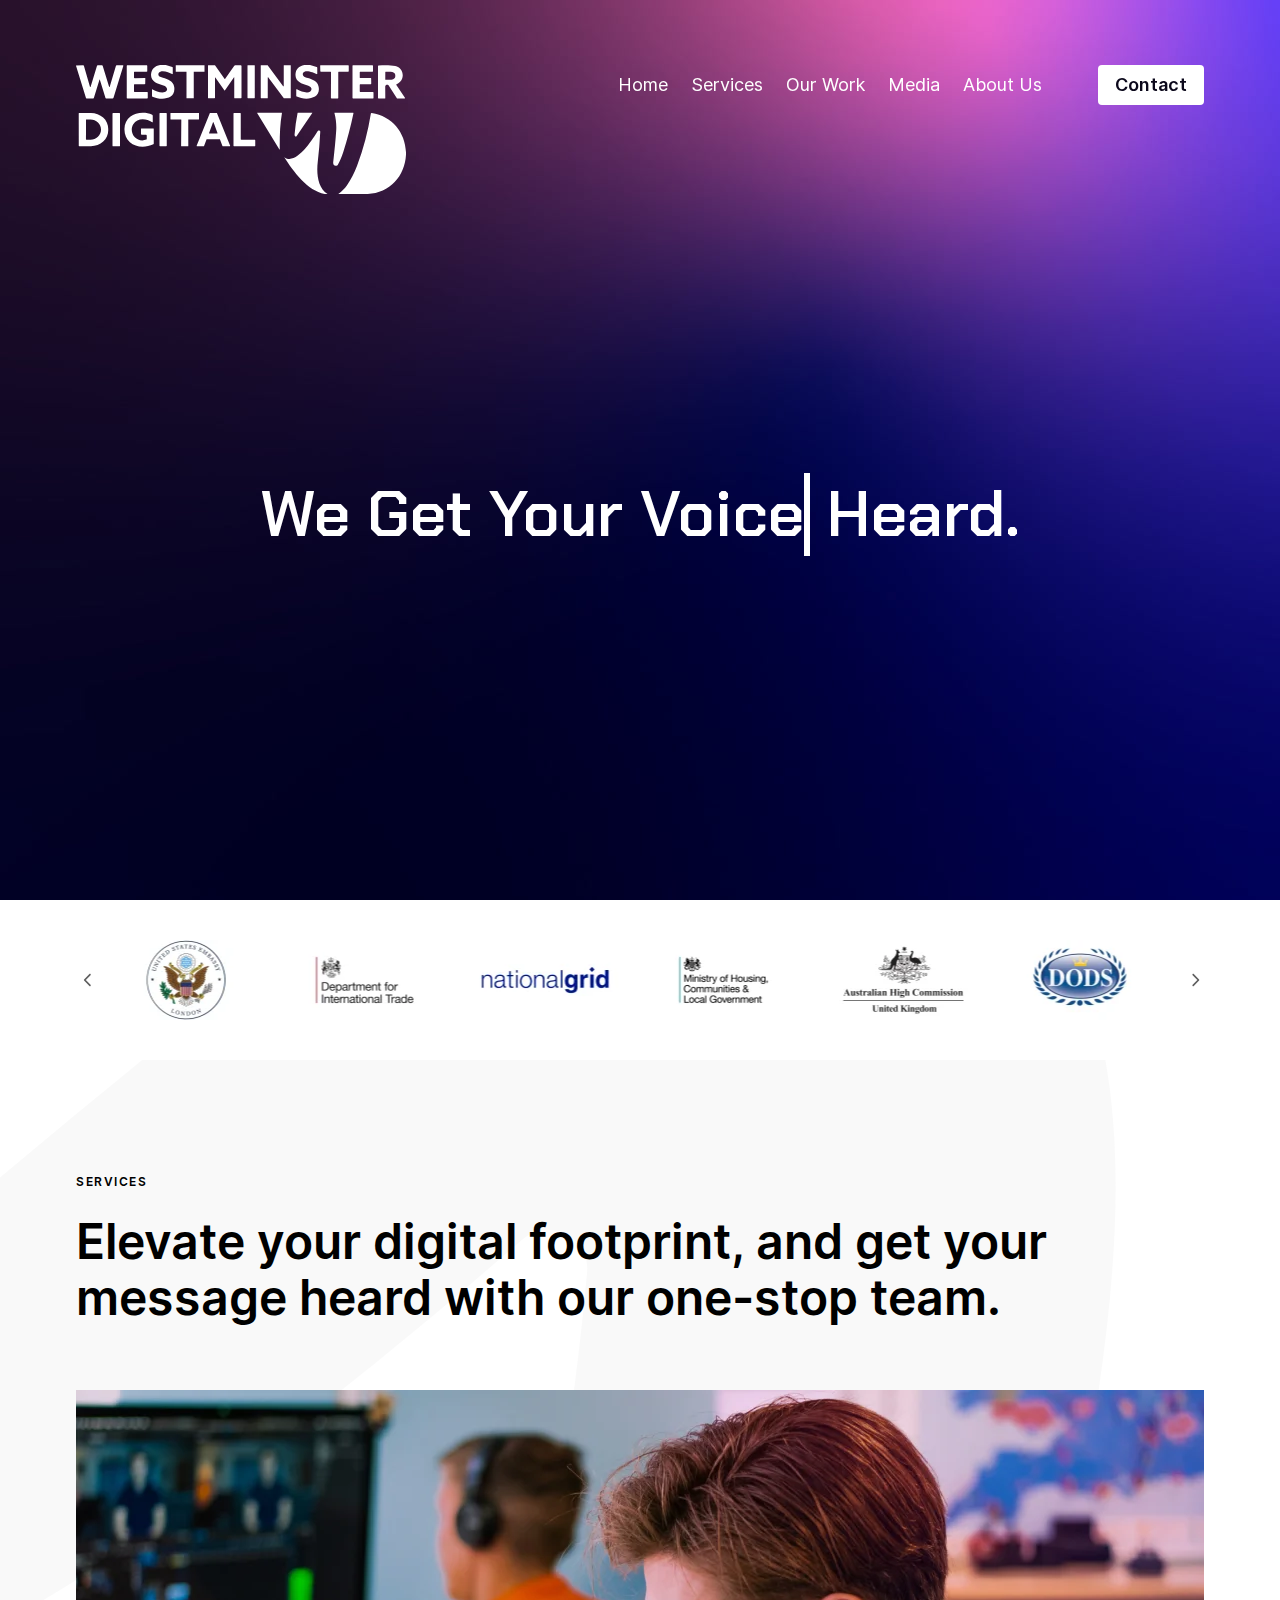
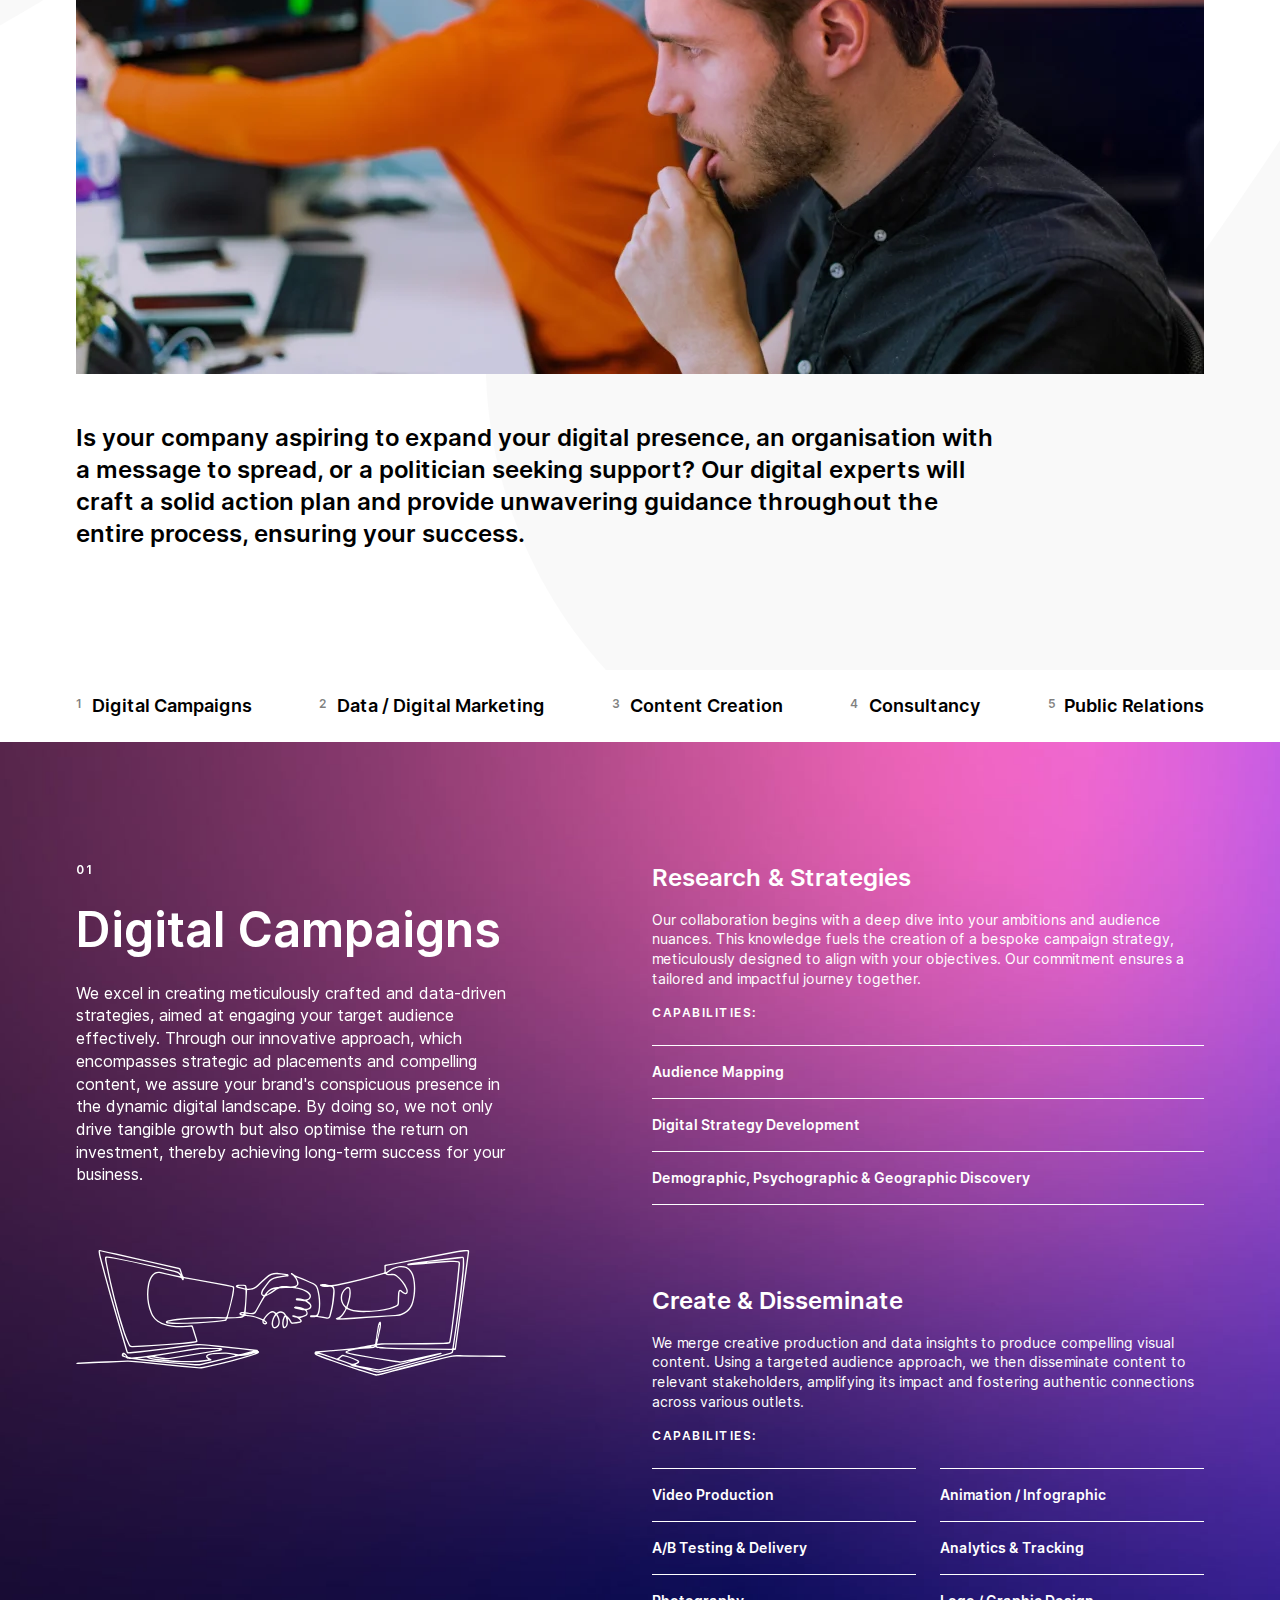
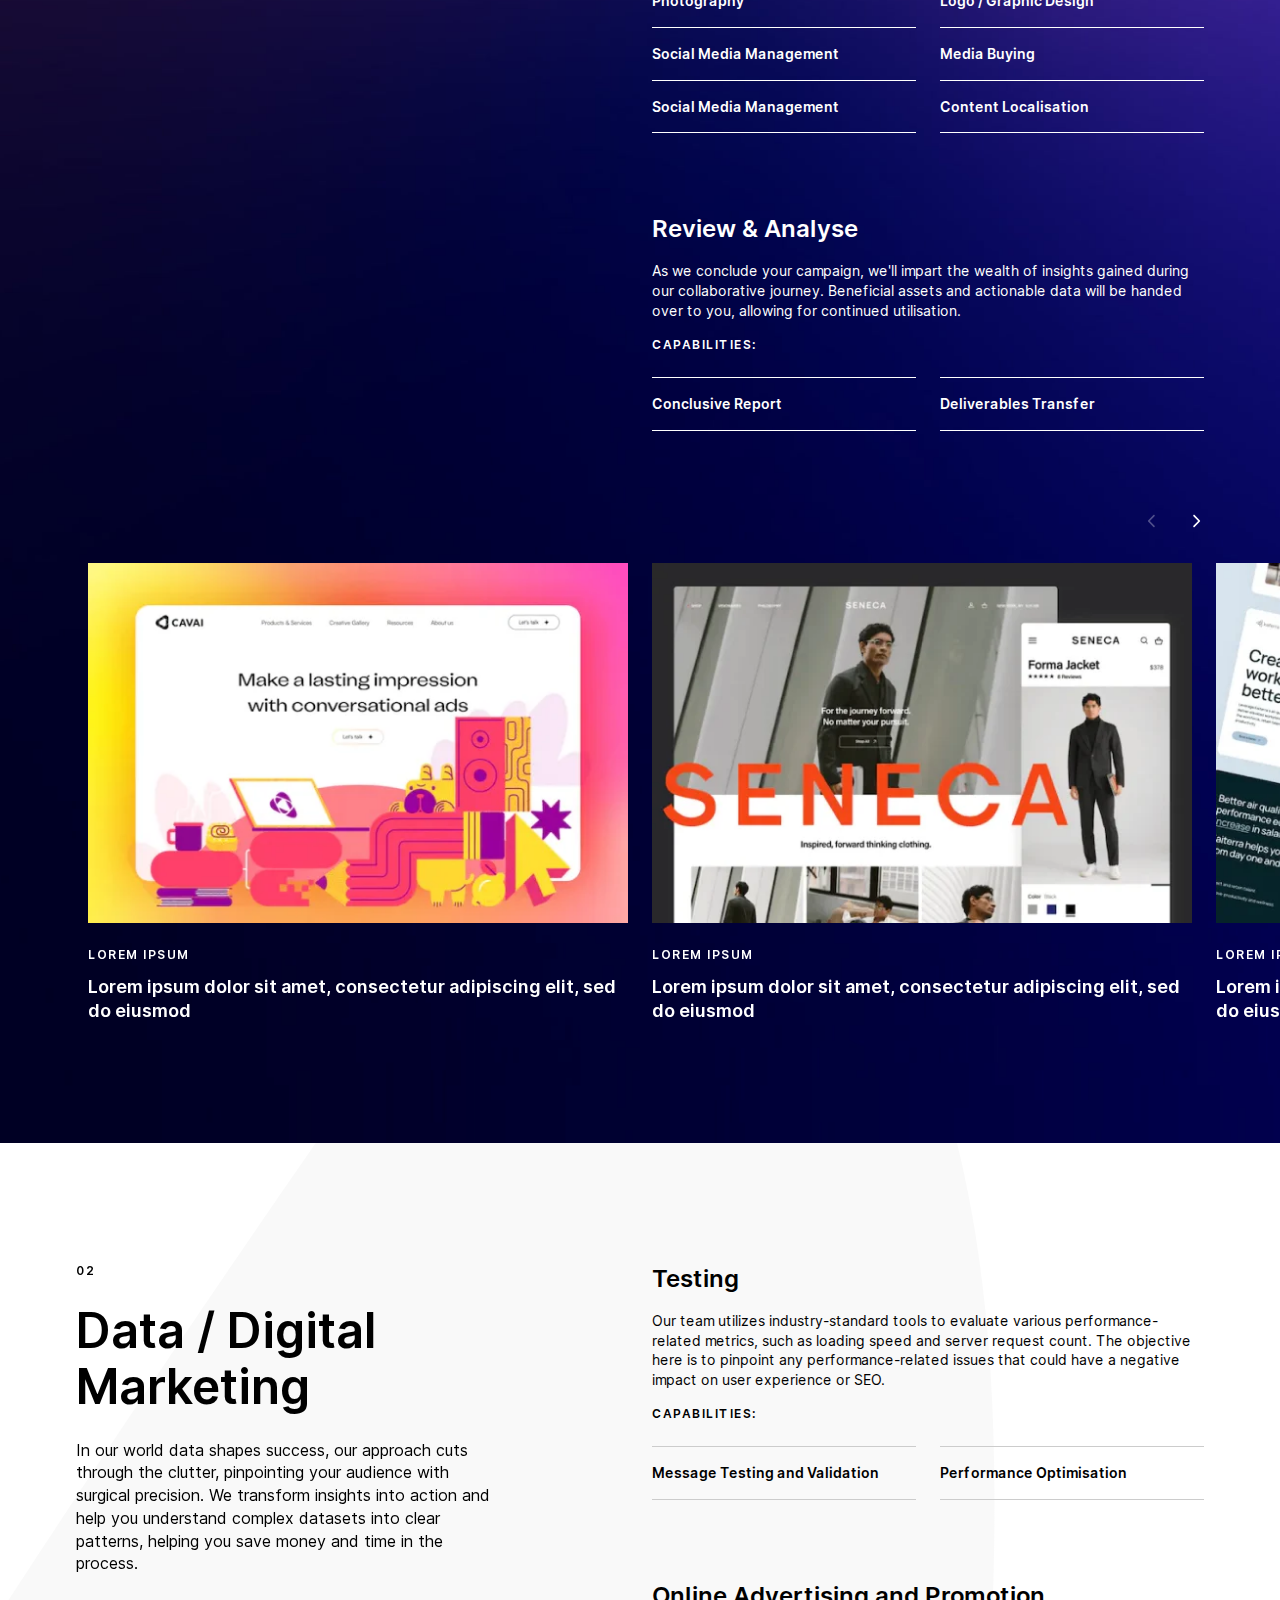
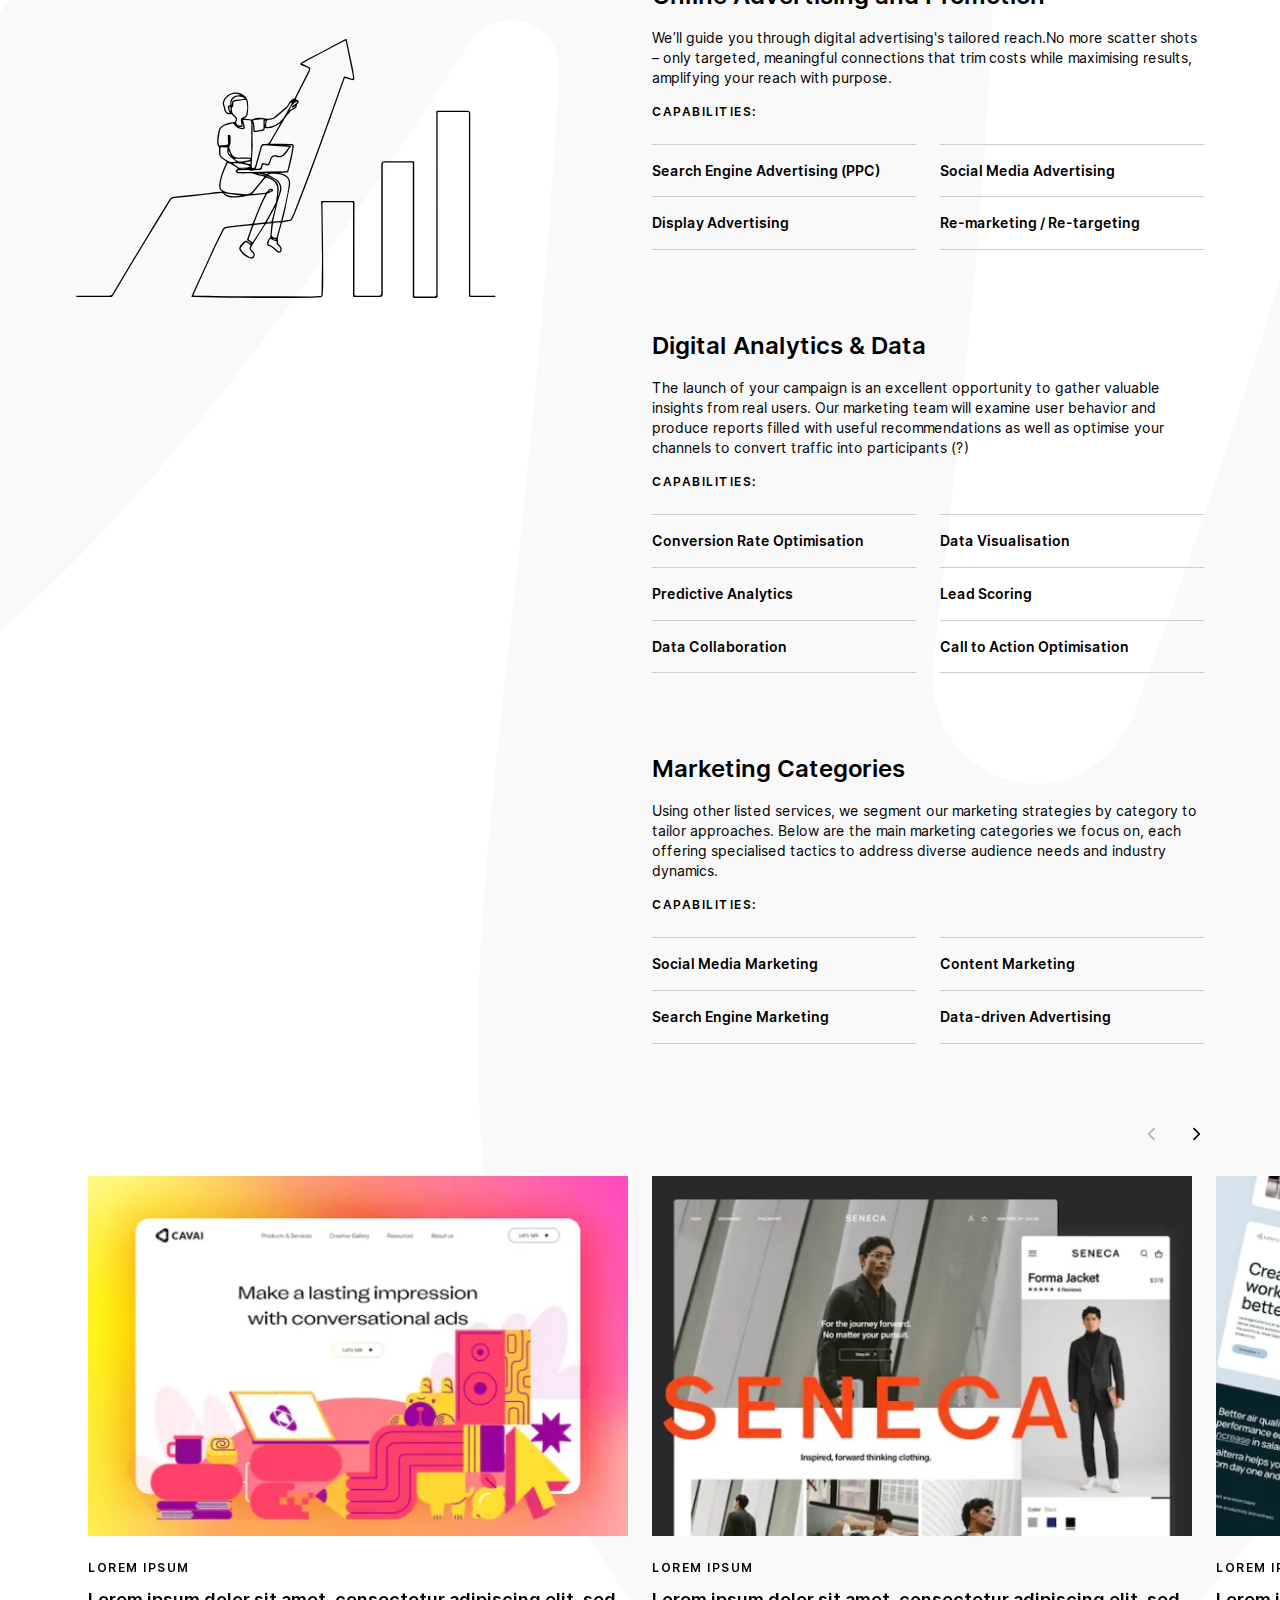
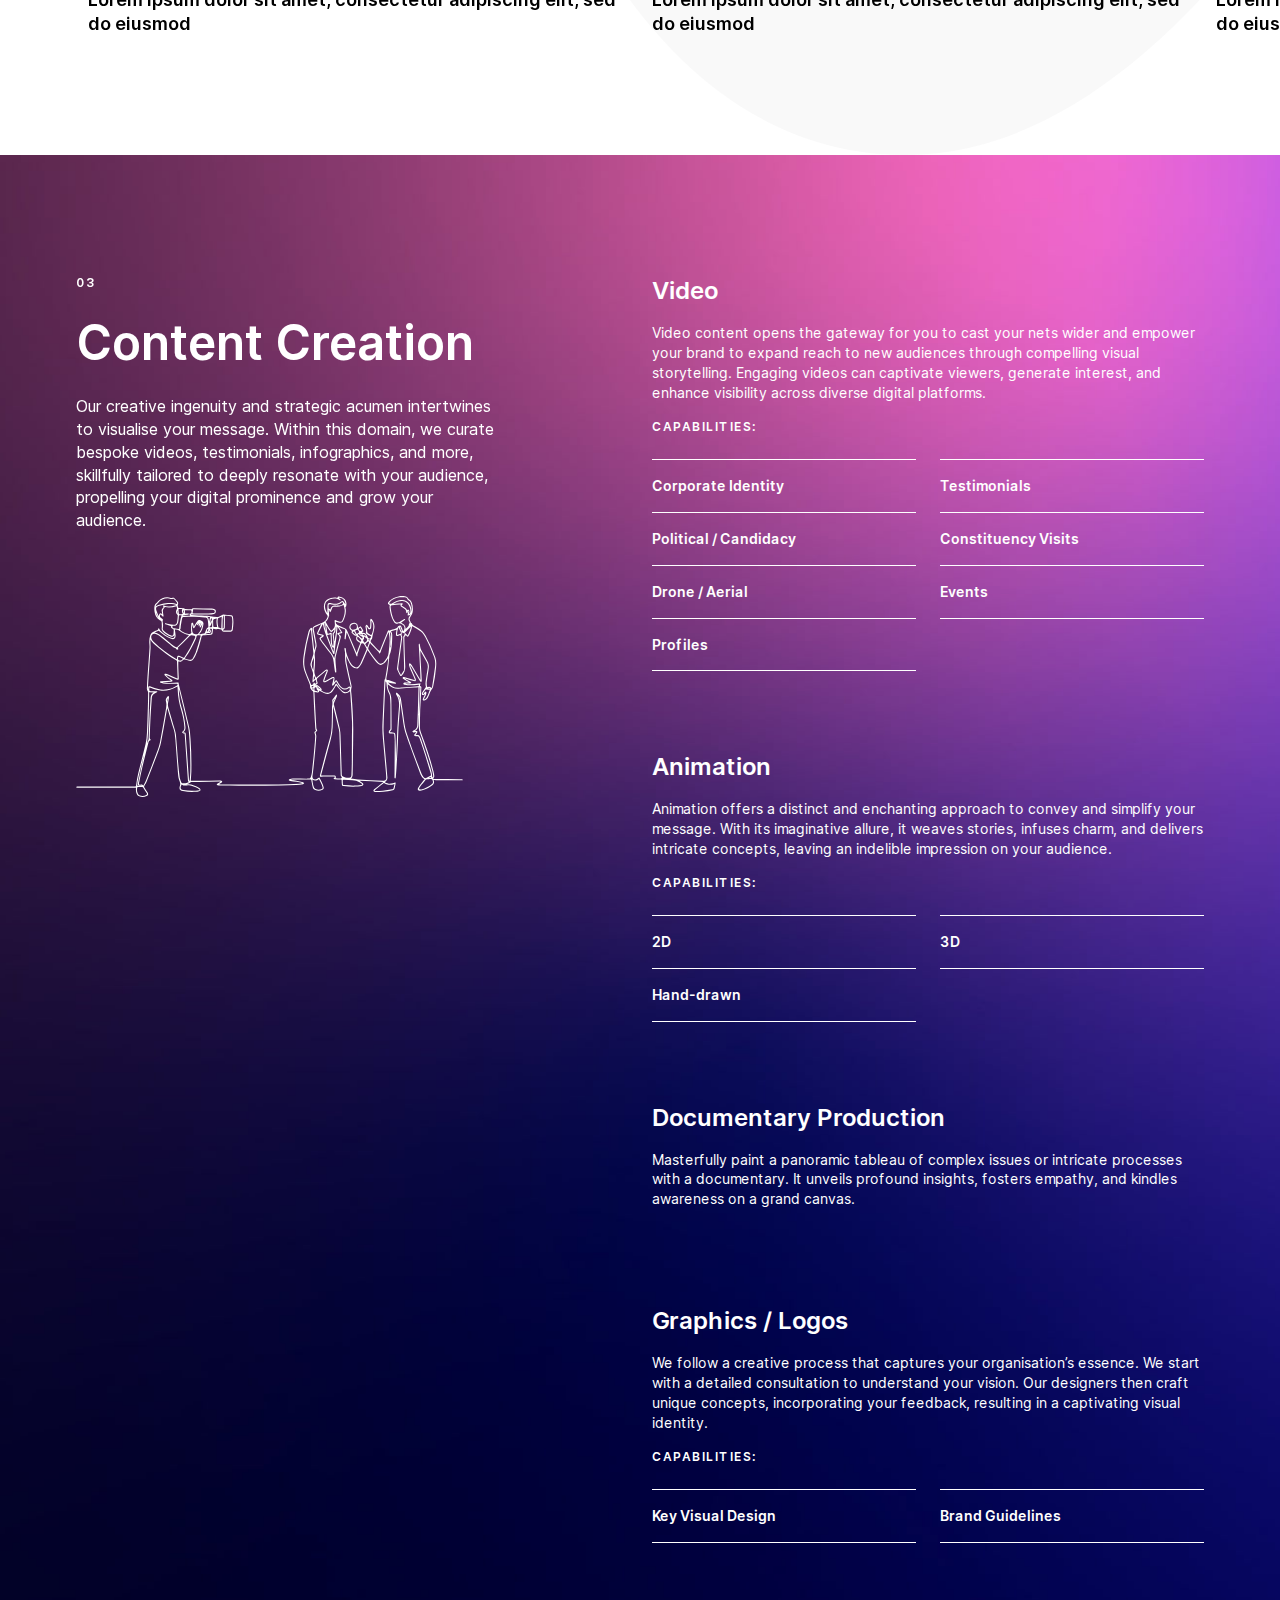
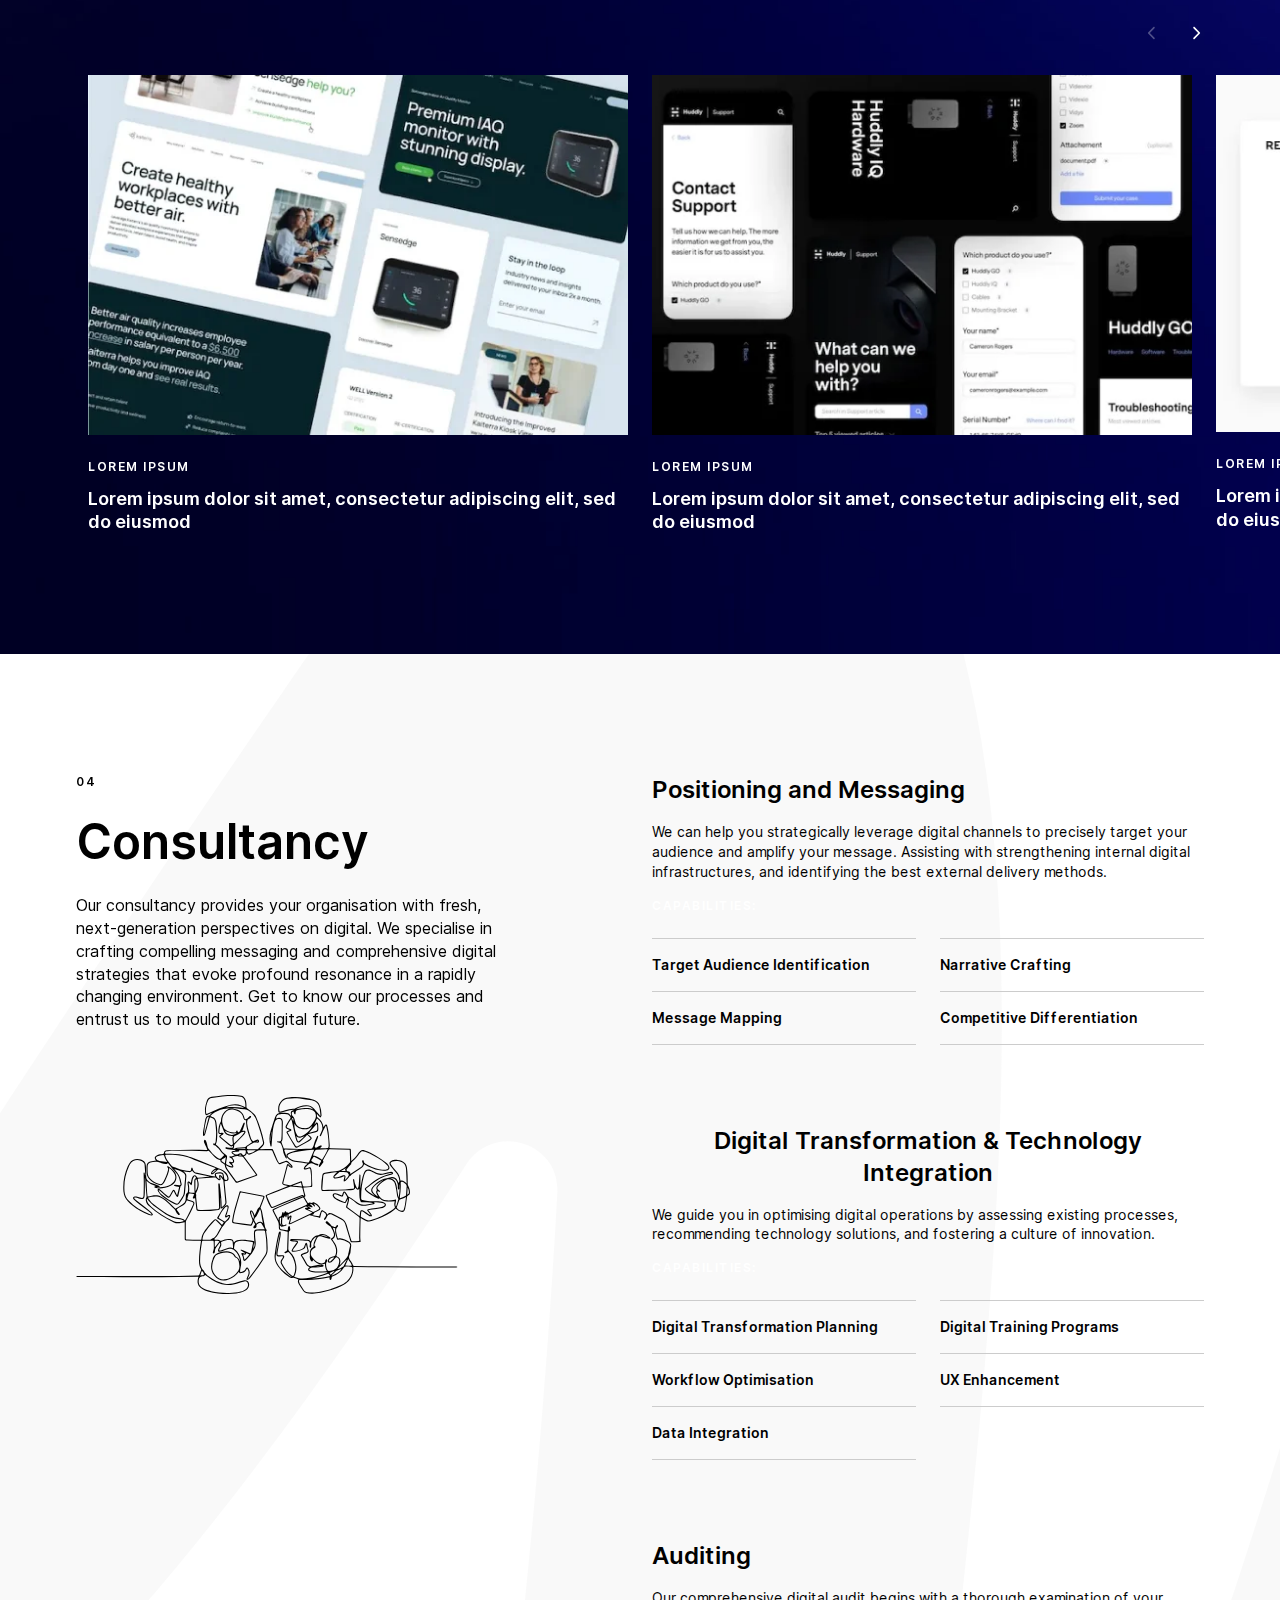
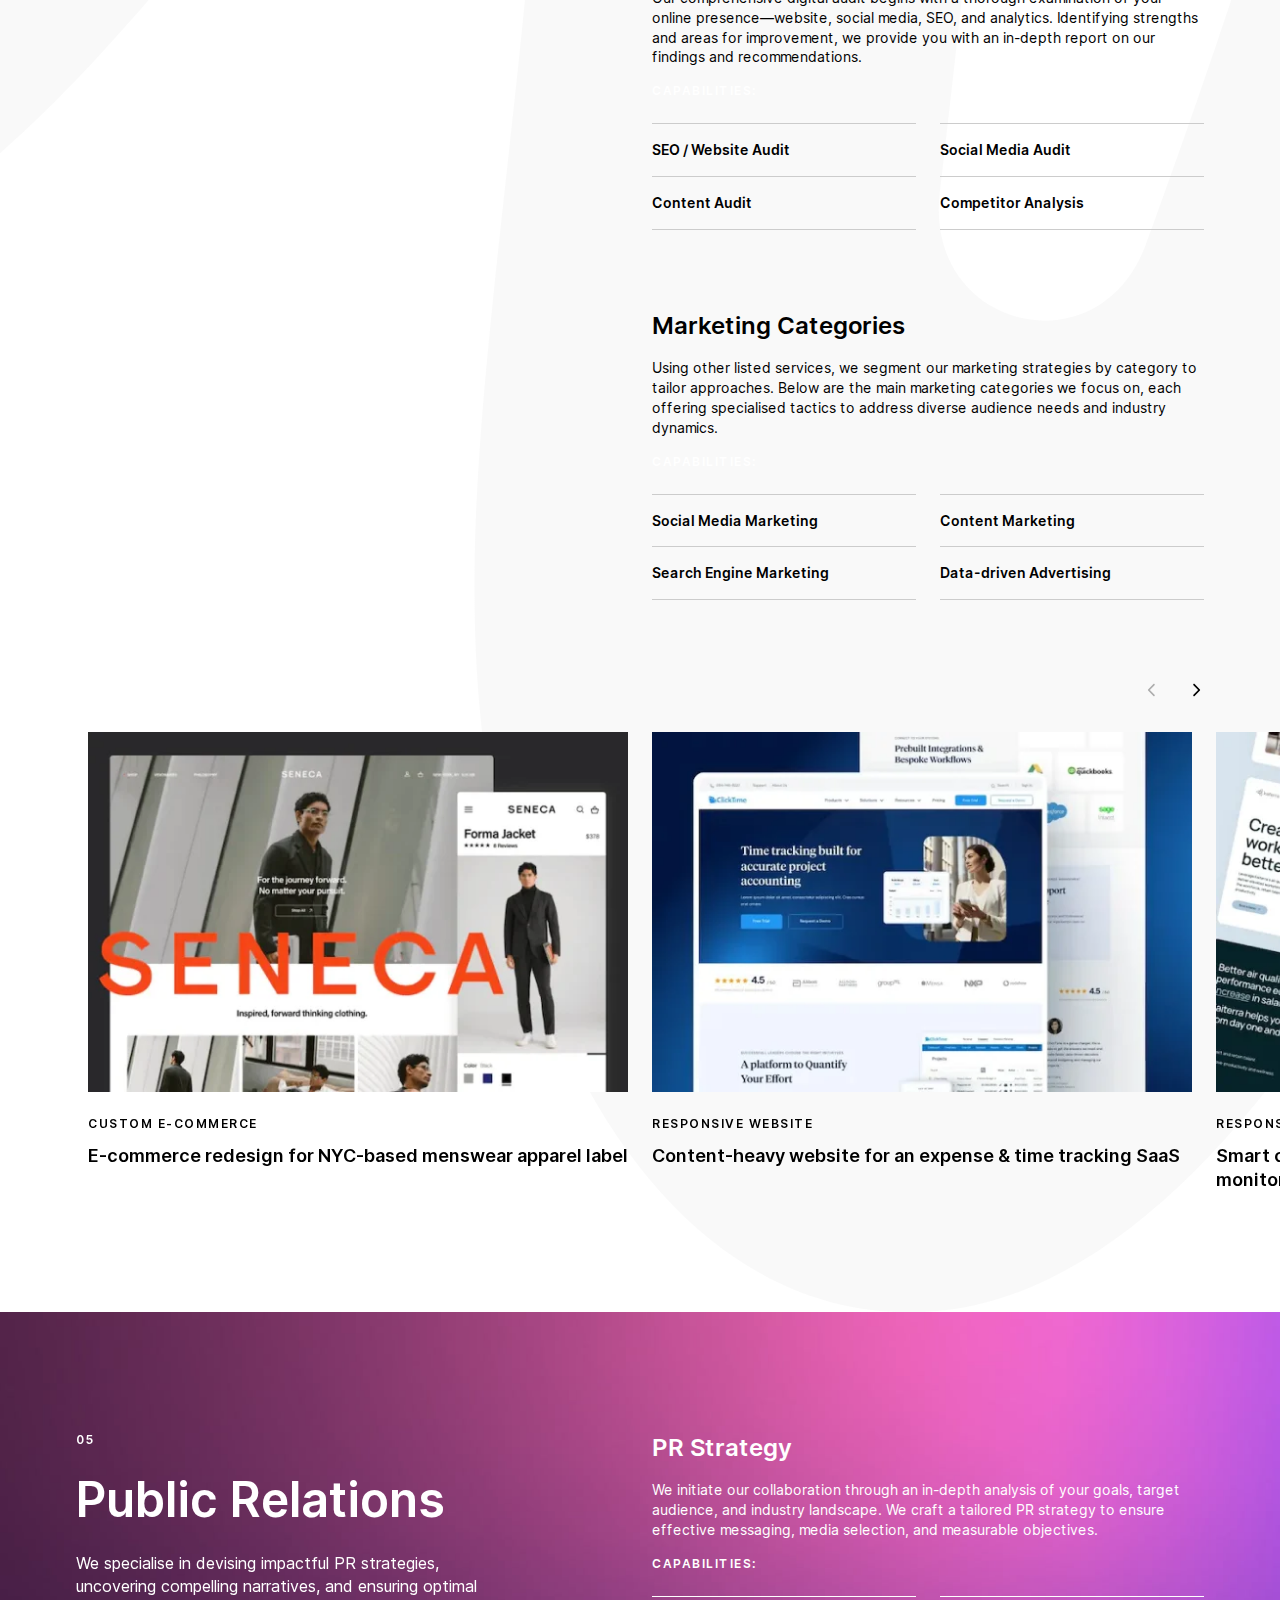
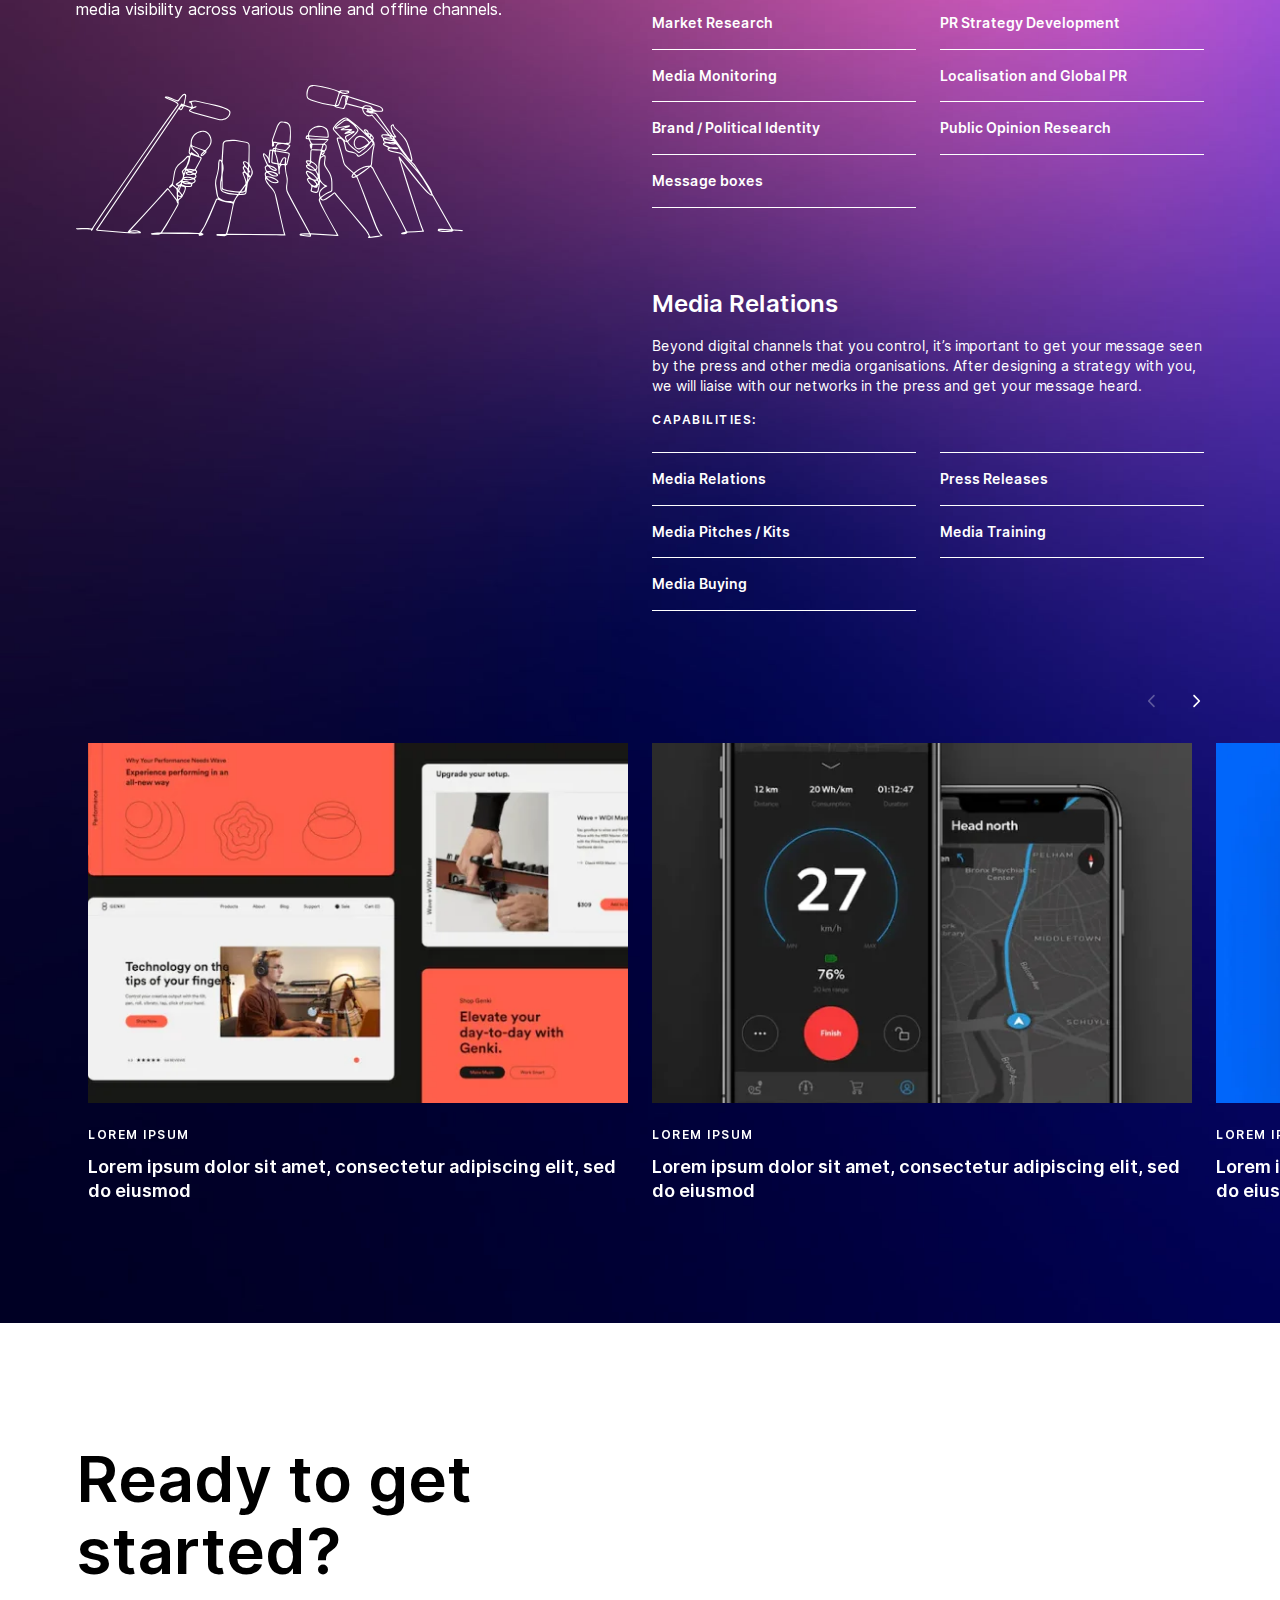
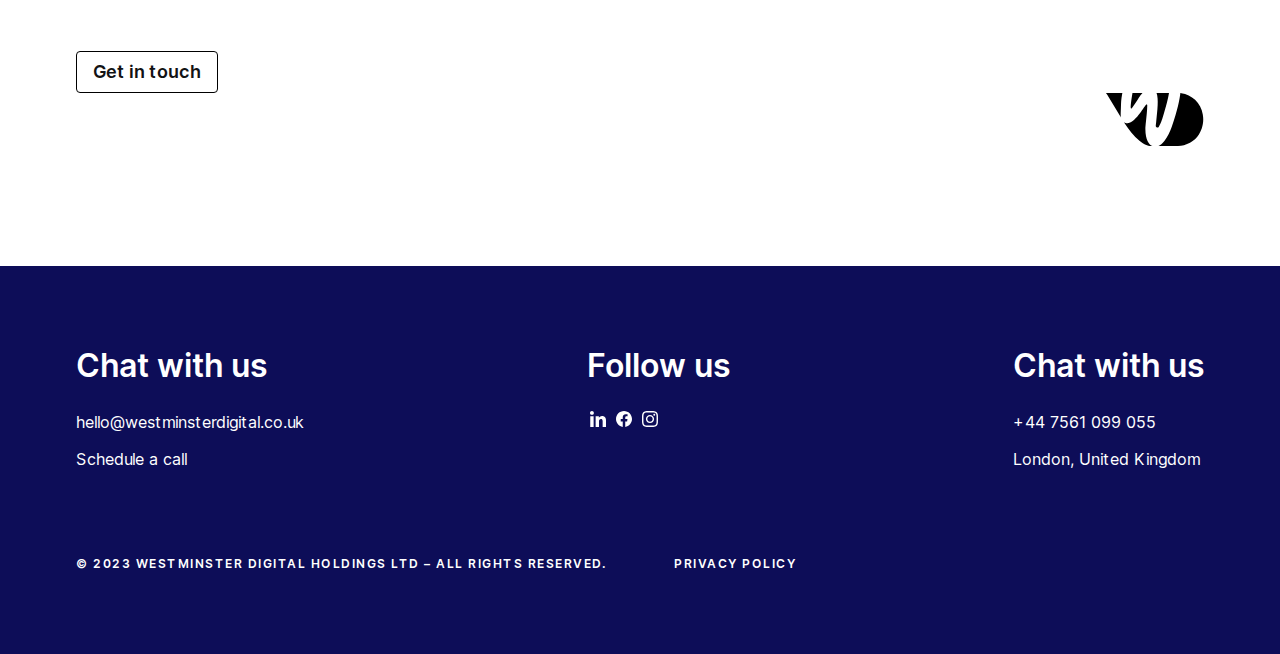
<file: services.html>
<!doctype html>
<html lang="en">

<head>
	<meta charset="UTF-8">
	<meta name="viewport" content="width=device-width, initial-scale=1.0">
	<title>Westminster digital - services</title>
	<link rel="stylesheet" href="css/app.css">
	<script>/*! @formatter:off modernizr 3.6.0 (Custom Build) | MIT https://modernizr.com/download/?-overflowscrolling-webp-setclasses !*/!function(e,n,t){function r(e,n){return typeof e===n}function o(){var e,n,t,o,i,s,a;for(var l in _)if(_.hasOwnProperty(l)){if(e=[],n=_[l],n.name&&(e.push(n.name.toLowerCase()),n.options&&n.options.aliases&&n.options.aliases.length))for(t=0;t<n.options.aliases.length;t++)e.push(n.options.aliases[t].toLowerCase());for(o=r(n.fn,"function")?n.fn():n.fn,i=0;i<e.length;i++)s=e[i],a=s.split("."),1===a.length?Modernizr[a[0]]=o:(!Modernizr[a[0]]||Modernizr[a[0]]instanceof Boolean||(Modernizr[a[0]]=new Boolean(Modernizr[a[0]])),Modernizr[a[0]][a[1]]=o),w.push((o?"":"no-")+a.join("-"))}}function i(e){var n=S.className,t=Modernizr._config.classPrefix||"";if(B&&(n=n.baseVal),Modernizr._config.enableJSClass){var r=new RegExp("(^|\\s)"+t+"no-js(\\s|$)");n=n.replace(r,"$1"+t+"js$2")}Modernizr._config.enableClasses&&(n+=" "+t+e.join(" "+t),B?S.className.baseVal=n:S.className=n)}function s(e,n){if("object"==typeof e)for(var t in e)b(e,t)&&s(t,e[t]);else{e=e.toLowerCase();var r=e.split("."),o=Modernizr[r[0]];if(2==r.length&&(o=o[r[1]]),"undefined"!=typeof o)return Modernizr;n="function"==typeof n?n():n,1==r.length?Modernizr[r[0]]=n:(!Modernizr[r[0]]||Modernizr[r[0]]instanceof Boolean||(Modernizr[r[0]]=new Boolean(Modernizr[r[0]])),Modernizr[r[0]][r[1]]=n),i([(n&&0!=n?"":"no-")+r.join("-")]),Modernizr._trigger(e,n)}return Modernizr}function a(e,n){return!!~(""+e).indexOf(n)}function l(){return"function"!=typeof n.createElement?n.createElement(arguments[0]):B?n.createElementNS.call(n,"http://www.w3.org/2000/svg",arguments[0]):n.createElement.apply(n,arguments)}function A(e){return e.replace(/([a-z])-([a-z])/g,function(e,n,t){return n+t.toUpperCase()}).replace(/^-/,"")}function u(e,n){return function(){return e.apply(n,arguments)}}function f(e,n,t){var o;for(var i in e)if(e[i]in n)return t===!1?e[i]:(o=n[e[i]],r(o,"function")?u(o,t||n):o);return!1}function c(n,t,r){var o;if("getComputedStyle"in e){o=getComputedStyle.call(e,n,t);var i=e.console;if(null!==o)r&&(o=o.getPropertyValue(r));else if(i){var s=i.error?"error":"log";i[s].call(i,"getComputedStyle returning null, its possible modernizr test results are inaccurate")}}else o=!t&&n.currentStyle&&n.currentStyle[r];return o}function p(e){return e.replace(/([A-Z])/g,function(e,n){return"-"+n.toLowerCase()}).replace(/^ms-/,"-ms-")}function d(){var e=n.body;return e||(e=l(B?"svg":"body"),e.fake=!0),e}function m(e,t,r,o){var i,s,a,A,u="modernizr",f=l("div"),c=d();if(parseInt(r,10))for(;r--;)a=l("div"),a.id=o?o[r]:u+(r+1),f.appendChild(a);return i=l("style"),i.type="text/css",i.id="s"+u,(c.fake?c:f).appendChild(i),c.appendChild(f),i.styleSheet?i.styleSheet.cssText=e:i.appendChild(n.createTextNode(e)),f.id=u,c.fake&&(c.style.background="",c.style.overflow="hidden",A=S.style.overflow,S.style.overflow="hidden",S.appendChild(c)),s=t(f,e),c.fake?(c.parentNode.removeChild(c),S.style.overflow=A,S.offsetHeight):f.parentNode.removeChild(f),!!s}function g(n,r){var o=n.length;if("CSS"in e&&"supports"in e.CSS){for(;o--;)if(e.CSS.supports(p(n[o]),r))return!0;return!1}if("CSSSupportsRule"in e){for(var i=[];o--;)i.push("("+p(n[o])+":"+r+")");return i=i.join(" or "),m("@supports ("+i+") { #modernizr { position: absolute; } }",function(e){return"absolute"==c(e,null,"position")})}return t}function h(e,n,o,i){function s(){f&&(delete U.style,delete U.modElem)}if(i=r(i,"undefined")?!1:i,!r(o,"undefined")){var u=g(e,o);if(!r(u,"undefined"))return u}for(var f,c,p,d,m,h=["modernizr","tspan","samp"];!U.style&&h.length;)f=!0,U.modElem=l(h.shift()),U.style=U.modElem.style;for(p=e.length,c=0;p>c;c++)if(d=e[c],m=U.style[d],a(d,"-")&&(d=A(d)),U.style[d]!==t){if(i||r(o,"undefined"))return s(),"pfx"==n?d:!0;try{U.style[d]=o}catch(v){}if(U.style[d]!=m)return s(),"pfx"==n?d:!0}return s(),!1}function v(e,n,t,o,i){var s=e.charAt(0).toUpperCase()+e.slice(1),a=(e+" "+x.join(s+" ")+s).split(" ");return r(n,"string")||r(n,"undefined")?h(a,n,o,i):(a=(e+" "+E.join(s+" ")+s).split(" "),f(a,n,t))}function y(e,n,r){return v(e,t,t,n,r)}var w=[],_=[],C={_version:"3.6.0",_config:{classPrefix:"",enableClasses:!0,enableJSClass:!0,usePrefixes:!0},_q:[],on:function(e,n){var t=this;setTimeout(function(){n(t[e])},0)},addTest:function(e,n,t){_.push({name:e,fn:n,options:t})},addAsyncTest:function(e){_.push({name:null,fn:e})}},Modernizr=function(){};Modernizr.prototype=C,Modernizr=new Modernizr;var b,S=n.documentElement,B="svg"===S.nodeName.toLowerCase();!function(){var e={}.hasOwnProperty;b=r(e,"undefined")||r(e.call,"undefined")?function(e,n){return n in e&&r(e.constructor.prototype[n],"undefined")}:function(n,t){return e.call(n,t)}}(),C._l={},C.on=function(e,n){this._l[e]||(this._l[e]=[]),this._l[e].push(n),Modernizr.hasOwnProperty(e)&&setTimeout(function(){Modernizr._trigger(e,Modernizr[e])},0)},C._trigger=function(e,n){if(this._l[e]){var t=this._l[e];setTimeout(function(){var e,r;for(e=0;e<t.length;e++)(r=t[e])(n)},0),delete this._l[e]}},Modernizr._q.push(function(){C.addTest=s}),Modernizr.addAsyncTest(function(){function e(e,n,t){function r(n){var r=n&&"load"===n.type?1==o.width:!1,i="webp"===e;s(e,i&&r?new Boolean(r):r),t&&t(n)}var o=new Image;o.onerror=r,o.onload=r,o.src=n}var n=[{uri:"[data-uri]",name:"webp"},{uri:"[data-uri]",name:"webp.alpha"},{uri:"[data-uri]",name:"webp.animation"},{uri:"[data-uri]",name:"webp.lossless"}],t=n.shift();e(t.name,t.uri,function(t){if(t&&"load"===t.type)for(var r=0;r<n.length;r++)e(n[r].name,n[r].uri)})});var Q="Moz O ms Webkit",x=C._config.usePrefixes?Q.split(" "):[];C._cssomPrefixes=x;var E=C._config.usePrefixes?Q.toLowerCase().split(" "):[];C._domPrefixes=E;var T={elem:l("modernizr")};Modernizr._q.push(function(){delete T.elem});var U={style:T.elem.style};Modernizr._q.unshift(function(){delete U.style}),C.testAllProps=v,C.testAllProps=y,Modernizr.addTest("overflowscrolling",y("overflowScrolling","touch",!0)),o(),i(w),delete C.addTest,delete C.addAsyncTest;for(var P=0;P<Modernizr._q.length;P++)Modernizr._q[P]();e.Modernizr=Modernizr}(window,document);/*! @formatter:on */</script>
</head>

<body>
	<div class="page-wrapper">
		<!--Header-->
		<header id="header" class="header">
			<div class="container">
				<div class="header__wrapper">
					<a href="index.html" class="header__logo">
						<svg class="logo-two" width="330" height="129" viewBox="0 0 330 129" fill="none" xmlns="http://www.w3.org/2000/svg">
							<g clip-path="url(#clip0_710_128)">
								<mask id="mask0_710_128" style="mask-type:alpha" maskUnits="userSpaceOnUse" x="0" y="0" width="330" height="129">
									<path fill-rule="evenodd" clip-rule="evenodd" d="M84.0702 0H89.8002L96.3002 1.9C96.6002 1.98667 96.7502 2.18667 96.7502 2.5V8.74C96.7502 9.23333 96.5402 9.35333 96.1202 9.1C93.1802 7.35 84.9502 4.09 82.7202 8.11C82.5347 8.44208 82.4232 8.81031 82.3933 9.18949C82.3633 9.56867 82.4157 9.94984 82.5467 10.3069C82.6778 10.664 82.8844 10.9885 83.1526 11.2583C83.4207 11.5281 83.7439 11.7367 84.1002 11.87C84.9794 12.2019 85.9478 12.5111 86.9531 12.8322C91.7334 14.3589 97.3509 16.1529 98.2102 21.92C100.14 34.87 85.0302 35.5 76.4702 31.68C76.1569 31.54 76.0002 31.2967 76.0002 30.95V24.79C76.0002 24.33 76.2002 24.2167 76.6002 24.45C79.6202 26.21 85.4302 28.4 88.8302 27.08C92.9502 25.46 90.8802 21.2 87.4002 20.41C81.3902 19.06 74.1202 16.19 75.1102 8.7C75.7502 3.84667 78.7369 0.946667 84.0702 0ZM228.33 0H234.04L240.64 1.88C241.047 2 241.25 2.27333 241.25 2.7V8.75C241.25 9.24333 241.033 9.36667 240.6 9.12C237.92 7.54 228.9 3.98 227.06 8.03C226.21 9.9 227.4 11.47 229.25 12.16C230.122 12.4851 231.046 12.7826 231.986 13.0852C236.509 14.5418 241.392 16.1142 242.56 21.43C245.5 34.82 228.68 35.41 220.77 31.61C220.614 31.532 220.482 31.4122 220.391 31.2638C220.299 31.1155 220.25 30.9445 220.25 30.77V24.76C220.249 24.6802 220.27 24.6018 220.31 24.5326C220.349 24.4635 220.407 24.4061 220.476 24.3664C220.545 24.3267 220.624 24.3062 220.703 24.3068C220.783 24.3074 220.861 24.3292 220.93 24.37C224.143 26.25 227.413 27.2967 230.74 27.51C235.6 27.81 237.79 22.43 232.28 20.7C232.053 20.6292 231.826 20.5584 231.598 20.4874C225.446 18.5742 218.797 16.5063 219.54 8.86C220.007 4.04667 222.937 1.09333 228.33 0ZM0 0.380004V0.860004L9.97 33.09C10.0567 33.3633 10.2433 33.5 10.53 33.5H17.07C17.2618 33.5003 17.4486 33.4394 17.6033 33.326C17.758 33.2127 17.8725 33.0529 17.93 32.87L23.47 14.69C23.5967 14.27 23.7233 14.27 23.85 14.69L29.49 33.09C29.57 33.3633 29.7533 33.5 30.04 33.5H36.51C37.03 33.5 37.3667 33.25 37.52 32.75L47.29 1C47.3165 0.91364 47.3224 0.822285 47.3074 0.733219C47.2923 0.644154 47.2566 0.559839 47.2032 0.486995C47.1498 0.414151 47.0801 0.354791 46.9997 0.313646C46.9192 0.272501 46.8303 0.250708 46.74 0.250004H40.69C40.5276 0.249502 40.3692 0.301657 40.2378 0.398829C40.1064 0.496001 40.0091 0.633084 39.96 0.790004L33.64 21.99C33.6272 22.0408 33.5981 22.0855 33.557 22.1172C33.5159 22.149 33.4651 22.1661 33.4122 22.1661C33.3593 22.1661 33.307 22.149 33.2634 22.1172C33.2197 22.0855 33.187 22.0408 33.17 21.99L26.67 0.760004C26.57 0.420004 26.3433 0.250004 25.99 0.250004H21.72C21.3533 0.250004 21.1167 0.42667 21.01 0.780004L14.7 21.45C14.4267 22.3367 14.16 22.3367 13.9 21.45L7.89 0.820004C7.84605 0.670121 7.75462 0.53891 7.62987 0.446705C7.50512 0.354501 7.35403 0.306451 7.2 0.310004L0 0.380004ZM58 19.8V26.45C58 26.5959 58.0579 26.7358 58.1611 26.8389C58.2642 26.9421 58.4041 27 58.55 27H71.2C71.3459 27 71.4858 27.0579 71.5889 27.1611C71.692 27.2642 71.75 27.4041 71.75 27.55V32.95C71.75 33.0959 71.692 33.2358 71.5889 33.3389C71.4858 33.4421 71.3459 33.5 71.2 33.5H51.3C51.1541 33.5 51.0142 33.4421 50.9111 33.3389C50.8079 33.2358 50.75 33.0959 50.75 32.95V0.8C50.75 0.654131 50.8079 0.514236 50.9111 0.411091C51.0142 0.307946 51.1541 0.25 51.3 0.25H70.7C70.8459 0.25 70.9858 0.307946 71.0889 0.411091C71.192 0.514236 71.25 0.654131 71.25 0.8V6.2C71.25 6.34587 71.192 6.48576 71.0889 6.58891C70.9858 6.69205 70.8459 6.75 70.7 6.75H58.55C58.4041 6.75 58.2642 6.80795 58.1611 6.91109C58.0579 7.01424 58 7.15413 58 7.3V12.61C58 12.6831 58.0145 12.7554 58.0428 12.8228C58.0711 12.8902 58.1125 12.9513 58.1646 13.0025C58.2167 13.0537 58.2786 13.094 58.3465 13.121C58.4143 13.1481 58.4869 13.1613 58.56 13.16L68.76 12.94C68.8339 12.9386 68.9073 12.9522 68.9759 12.9799C69.0445 13.0075 69.1067 13.0487 69.159 13.101C69.2113 13.1533 69.2525 13.2155 69.2801 13.2841C69.3078 13.3527 69.3214 13.4261 69.32 13.5L69.22 18.71C69.2174 18.8541 69.1583 18.9915 69.0554 19.0925C68.9526 19.1935 68.8141 19.25 68.67 19.25H58.55C58.4041 19.25 58.2642 19.3079 58.1611 19.4111C58.0579 19.5142 58 19.6541 58 19.8ZM117.75 32.94V7.1C117.75 7.00717 117.787 6.91815 117.853 6.85251C117.918 6.78688 118.007 6.75 118.1 6.75H128.15C128.243 6.75 128.332 6.71312 128.397 6.64749C128.463 6.58185 128.5 6.49283 128.5 6.4V0.6C128.5 0.507174 128.463 0.41815 128.397 0.352513C128.332 0.286875 128.243 0.25 128.15 0.25H100.1C100.007 0.25 99.9182 0.286875 99.8525 0.352513C99.7869 0.41815 99.75 0.507174 99.75 0.6V6.4C99.75 6.49283 99.7869 6.58185 99.8525 6.64749C99.9182 6.71312 100.007 6.75 100.1 6.75H110.15C110.243 6.75 110.332 6.78688 110.397 6.85251C110.463 6.91815 110.5 7.00717 110.5 7.1L110.49 32.91C110.49 33.0028 110.527 33.0918 110.593 33.1575C110.658 33.2231 110.747 33.26 110.84 33.26L117.4 33.29C117.493 33.29 117.582 33.2531 117.647 33.1875C117.713 33.1218 117.75 33.0328 117.75 32.94ZM157.85 12.61L149.02 25.36C148.787 25.6933 148.553 25.6933 148.32 25.36L139.49 12.68C139.457 12.6331 139.409 12.5981 139.355 12.5801C139.3 12.5621 139.241 12.562 139.186 12.5798C139.131 12.5977 139.084 12.6326 139.05 12.6794C139.017 12.7262 138.999 12.7825 139 12.84V32.74C139 33.06 138.837 33.2233 138.51 33.23L132.53 33.3C132.177 33.3067 132 33.1333 132 32.78V0.650001C132 0.383334 132.133 0.250001 132.4 0.250001H138.51C138.671 0.249759 138.83 0.288624 138.974 0.363389C139.118 0.438155 139.244 0.546677 139.34 0.680001L148.5 13.73C148.727 14.0567 148.953 14.0567 149.18 13.73L158.3 0.760001C158.54 0.420001 158.867 0.250001 159.28 0.250001H164.75C165.25 0.250001 165.5 0.500001 165.5 1V32.72C165.5 33.04 165.34 33.2033 165.02 33.21L158.8 33.34C158.433 33.3467 158.25 33.1667 158.25 32.8V12.73C158.25 12.2633 158.117 12.2233 157.85 12.61ZM171.91 0.27002H178.37C178.596 0.27002 178.78 0.453583 178.78 0.680019V32.84C178.78 33.0665 178.596 33.25 178.37 33.25H171.91C171.684 33.25 171.5 33.0665 171.5 32.84V0.680019C171.5 0.453583 171.684 0.27002 171.91 0.27002ZM208.08 0.250084H214.42C214.508 0.250084 214.591 0.284852 214.653 0.346739C214.715 0.408626 214.75 0.492563 214.75 0.580084V32.9201C214.75 33.0076 214.715 33.0915 214.653 33.1534C214.591 33.2153 214.508 33.2501 214.42 33.2501H207.92C207.868 33.2513 207.816 33.2401 207.769 33.2175C207.722 33.1949 207.682 33.1615 207.65 33.1201L192.35 12.4101C192.31 12.3527 192.252 12.3096 192.186 12.2872C192.119 12.2647 192.047 12.264 191.98 12.2852C191.913 12.3064 191.855 12.3483 191.814 12.405C191.772 12.4616 191.75 12.5299 191.75 12.6001V33.0401C191.75 33.0843 191.741 33.128 191.724 33.1687C191.707 33.2094 191.682 33.2463 191.65 33.277C191.618 33.3078 191.581 33.3319 191.539 33.3479C191.498 33.3639 191.454 33.3714 191.41 33.3701L185.07 33.1901C184.984 33.1875 184.903 33.1516 184.843 33.09C184.783 33.0284 184.75 32.9459 184.75 32.8601V0.580084C184.75 0.492563 184.785 0.408626 184.847 0.346739C184.909 0.284852 184.992 0.250084 185.08 0.250084H191.55C191.602 0.248909 191.654 0.260075 191.701 0.282669C191.748 0.305264 191.788 0.338646 191.82 0.380084L207.15 21.2201C207.191 21.2783 207.249 21.3217 207.317 21.344C207.384 21.3662 207.457 21.3661 207.525 21.3437C207.592 21.3212 207.65 21.2776 207.691 21.2193C207.732 21.161 207.752 21.0911 207.75 21.0201V0.580084C207.75 0.536748 207.759 0.493836 207.775 0.453799C207.792 0.413761 207.816 0.377382 207.847 0.346739C207.877 0.316096 207.914 0.291788 207.954 0.275204C207.994 0.25862 208.037 0.250084 208.08 0.250084ZM244.87 6.75H254.46C254.611 6.75 254.756 6.81005 254.863 6.91695C254.97 7.02385 255.03 7.16883 255.03 7.32L254.91 32.87C254.91 33.0195 254.969 33.1629 255.074 33.2696C255.178 33.3762 255.321 33.4374 255.47 33.44L261.67 33.53C261.746 33.5313 261.821 33.5176 261.891 33.4895C261.962 33.4615 262.026 33.4197 262.08 33.3666C262.134 33.3136 262.177 33.2503 262.206 33.1805C262.235 33.1106 262.25 33.0357 262.25 32.96V7.32C262.25 7.16883 262.31 7.02385 262.417 6.91695C262.524 6.81005 262.669 6.75 262.82 6.75H272.18C272.331 6.75 272.476 6.68995 272.583 6.58305C272.69 6.47615 272.75 6.33117 272.75 6.18V0.82C272.75 0.668827 272.69 0.523845 272.583 0.416949C272.476 0.310053 272.331 0.25 272.18 0.25H244.73C244.655 0.249988 244.58 0.265057 244.51 0.294325C244.44 0.323594 244.377 0.366476 244.324 0.420469C244.271 0.474462 244.229 0.538484 244.201 0.608798C244.173 0.679112 244.159 0.754309 244.16 0.83L244.3 6.19C244.303 6.33943 244.364 6.48186 244.471 6.5866C244.577 6.69134 244.721 6.75002 244.87 6.75ZM284.36 27H296.89C297.052 27 297.207 27.0643 297.321 27.1787C297.436 27.2931 297.5 27.4482 297.5 27.61V32.89C297.5 33.0518 297.436 33.2069 297.321 33.3213C297.207 33.4357 297.052 33.5 296.89 33.5H277.11C277.03 33.5 276.951 33.4842 276.877 33.4536C276.803 33.4229 276.735 33.378 276.679 33.3213C276.622 33.2647 276.577 33.1974 276.546 33.1234C276.516 33.0494 276.5 32.9701 276.5 32.89V0.86C276.5 0.779894 276.516 0.700572 276.546 0.626563C276.577 0.552555 276.622 0.485309 276.679 0.428665C276.735 0.372021 276.803 0.327089 276.877 0.296433C276.951 0.265778 277.03 0.25 277.11 0.25H296.38C296.542 0.25 296.697 0.314268 296.811 0.428665C296.926 0.543062 296.99 0.698218 296.99 0.86V6.14C296.99 6.30178 296.926 6.45694 296.811 6.57134C296.697 6.68573 296.542 6.75 296.38 6.75H284.36C284.28 6.75 284.201 6.76578 284.127 6.79643C284.053 6.82709 283.985 6.87202 283.929 6.92866C283.872 6.98531 283.827 7.05255 283.796 7.12656C283.766 7.20057 283.75 7.27989 283.75 7.36V12.47C283.75 12.551 283.766 12.6311 283.797 12.7058C283.829 12.7804 283.874 12.8481 283.932 12.9049C283.99 12.9617 284.058 13.0064 284.133 13.0365C284.209 13.0665 284.289 13.0813 284.37 13.08L294.54 12.97C294.62 12.9687 294.7 12.9831 294.774 13.0126C294.849 13.042 294.917 13.0859 294.974 13.1416C295.032 13.1973 295.078 13.2638 295.11 13.3373C295.142 13.4108 295.159 13.4899 295.16 13.57L295.26 18.63C295.261 18.7109 295.247 18.7913 295.216 18.8665C295.186 18.9417 295.142 19.0101 295.085 19.0678C295.028 19.1255 294.96 19.1714 294.886 19.2026C294.811 19.2339 294.731 19.25 294.65 19.25H284.36C284.28 19.25 284.201 19.2658 284.127 19.2964C284.053 19.3271 283.985 19.372 283.929 19.4287C283.872 19.4853 283.827 19.5526 283.796 19.6266C283.766 19.7006 283.75 19.7799 283.75 19.86V26.39C283.75 26.4701 283.766 26.5494 283.796 26.6234C283.827 26.6974 283.872 26.7647 283.929 26.8213C283.985 26.878 284.053 26.9229 284.127 26.9536C284.201 26.9842 284.28 27 284.36 27ZM309.3 32.9001L309.23 21.5401C309.23 21.1341 309.361 20.7388 309.604 20.4136C309.847 20.0883 310.189 19.8505 310.578 19.7356C310.968 19.6208 311.384 19.6352 311.765 19.7766C312.145 19.918 312.47 20.1788 312.69 20.5201L320.71 33.0601C320.796 33.1947 320.914 33.3056 321.054 33.3825C321.194 33.4594 321.35 33.4998 321.51 33.5001H328.54C328.625 33.4998 328.708 33.4766 328.781 33.4328C328.854 33.3891 328.913 33.3264 328.953 33.2516C328.993 33.1767 329.012 33.0924 329.008 33.0077C329.004 32.9229 328.977 32.8408 328.93 32.7701L320.36 19.9001C320.133 19.5601 320.21 19.3201 320.59 19.1801C329.4 15.7901 328.58 2.9601 319.22 1.0101C314.953 0.123434 309.393 -0.0698994 302.54 0.430101C302.18 0.456767 302 0.650101 302 1.0101V32.8701C302 33.0319 302.065 33.187 302.182 33.3014C302.298 33.4158 302.456 33.4801 302.62 33.4801L308.79 33.4101C309.13 33.4101 309.3 33.2401 309.3 32.9001ZM309.29 14.4201L309.31 7.1201C309.31 7.03258 309.345 6.94864 309.407 6.88676C309.469 6.82487 309.552 6.7901 309.64 6.7901L314.6 6.8001C315.844 6.80305 317.035 7.1692 317.913 7.81804C318.79 8.46689 319.282 9.3453 319.28 10.2601V11.3201C319.279 11.7733 319.156 12.2217 318.92 12.6399C318.683 13.058 318.336 13.4376 317.9 13.7571C317.463 14.0765 316.945 14.3295 316.376 14.5016C315.806 14.6737 315.196 14.7616 314.58 14.7601L309.62 14.7501C309.532 14.7501 309.449 14.7153 309.387 14.6534C309.325 14.5916 309.29 14.5076 309.29 14.4201ZM57.2802 59.3102C52.0902 68.0002 61.0702 78.4202 70.3502 74.5802C70.4689 74.5294 70.57 74.4454 70.6411 74.3388C70.7122 74.2321 70.7502 74.1074 70.7502 73.9802V70.7502C70.7502 70.4849 70.6449 70.2306 70.4573 70.0431C70.2698 69.8555 70.0154 69.7502 69.7502 69.7502H65.7502C65.2502 69.7502 65.0002 69.5002 65.0002 69.0002V64.0002C65.0002 63.6668 65.1669 63.5002 65.5002 63.5002H77.2502C77.5836 63.5002 77.7502 63.6668 77.7502 64.0002V78.4802C77.7502 78.8002 77.6069 79.0268 77.3202 79.1602C64.5702 85.3102 48.3102 79.8902 48.4402 64.0002C48.5602 49.6302 64.8302 44.6402 76.1702 49.8202C76.3428 49.8974 76.4894 50.0234 76.5923 50.1831C76.6952 50.3428 76.7501 50.5293 76.7502 50.7202V56.9802C76.7512 57.0481 76.7335 57.1149 76.699 57.1735C76.6645 57.232 76.6146 57.2799 76.5547 57.3119C76.4948 57.3439 76.4272 57.3588 76.3594 57.355C76.2916 57.3511 76.2261 57.3287 76.1702 57.2902C70.3402 53.2902 61.3102 52.5502 57.2802 59.3102ZM203.76 84.3C203.66 72.16 203.83 60.3 205.94 48.28C206 47.9267 205.85 47.75 205.49 47.75H181.53C181.157 47.75 181.067 47.91 181.26 48.23L203.41 84.4C203.432 84.4344 203.465 84.4608 203.503 84.4753C203.541 84.4897 203.583 84.4915 203.622 84.4802C203.662 84.469 203.696 84.4454 203.721 84.4129C203.746 84.3805 203.76 84.3409 203.76 84.3ZM236.29 48L220.68 71.11C220.59 71.2434 220.465 71.35 220.319 71.4186C220.173 71.4873 220.011 71.5154 219.85 71.5C218.904 71.4067 218.487 70.6533 218.6 69.24C219.167 62.16 220.144 55.14 221.53 48.18C221.59 47.8933 221.767 47.75 222.06 47.75H236.15C236.357 47.75 236.404 47.8333 236.29 48ZM258.48 48.15C260.007 54.15 260.577 59.9967 260.19 65.69C259.59 74.5033 258.603 84.9267 257.23 96.96C256.92 99.6 258.29 101.49 261.1 100.45C261.433 100.33 261.687 100.117 261.86 99.81C263.84 96.33 265.623 92.14 267.21 87.24C271.363 74.42 274.783 61.4567 277.47 48.35C277.485 48.2773 277.483 48.2023 277.466 48.1303C277.448 48.0583 277.414 47.9912 277.367 47.9337C277.321 47.8763 277.261 47.83 277.194 47.7982C277.127 47.7665 277.054 47.75 276.98 47.75H258.79C258.51 47.75 258.407 47.8833 258.48 48.15ZM2.72021 48.4501C2.72021 48.3546 2.75814 48.263 2.82566 48.1955C2.89317 48.128 2.98474 48.0901 3.08021 48.0901L14.9302 48.0601C17.1984 48.0558 19.4451 48.4554 21.5421 49.2361C23.6391 50.0168 25.5453 51.1632 27.1518 52.61C28.7583 54.0568 30.0336 55.7755 30.905 57.6681C31.7763 59.5606 32.2267 61.5899 32.2302 63.6401V65.5201C32.2374 69.6597 30.4252 73.6329 27.1921 76.5659C23.9591 79.4989 19.57 81.1515 14.9902 81.1601L3.14021 81.1901C3.04474 81.1901 2.95317 81.1522 2.88566 81.0846C2.81814 81.0171 2.78021 80.9256 2.78021 80.8301L2.72021 48.4501ZM10.0202 54.8401L9.96021 74.3801C9.96017 74.4633 9.99251 74.5432 10.0504 74.6029C10.1082 74.6626 10.1871 74.6975 10.2702 74.7001L14.4802 74.7201C15.8553 74.7256 17.2179 74.4738 18.4904 73.9792C19.7628 73.4846 20.92 72.7569 21.896 71.8376C22.8719 70.9183 23.6475 69.8254 24.1784 68.6213C24.7093 67.4172 24.9852 66.1256 24.9902 64.8201V64.5201C25.0004 61.8841 23.9073 59.3518 21.9513 57.4803C19.9954 55.6087 17.3368 54.5511 14.5602 54.5401L10.3502 54.5201C10.3074 54.5188 10.2647 54.526 10.2247 54.5415C10.1847 54.557 10.1482 54.5804 10.1174 54.6102C10.0867 54.6401 10.0622 54.6758 10.0455 54.7153C10.0288 54.7548 10.0202 54.7972 10.0202 54.8401ZM37.1 48H43.4C43.7314 48 44 48.2686 44 48.6V80.66C44 80.9914 43.7314 81.26 43.4 81.26H37.1C36.7686 81.26 36.5 80.9914 36.5 80.66V48.6C36.5 48.2686 36.7686 48 37.1 48ZM90.2402 48H84.0002C83.7186 48 83.4902 48.2283 83.4902 48.51V80.73C83.4902 81.0117 83.7186 81.24 84.0002 81.24H90.2402C90.5219 81.24 90.7502 81.0117 90.7502 80.73V48.51C90.7502 48.2283 90.5219 48 90.2402 48ZM94.8802 54.5H104.9C105.009 54.5 105.113 54.5432 105.19 54.6201C105.267 54.697 105.31 54.8013 105.31 54.91L105.12 80.84C105.12 80.9487 105.163 81.053 105.24 81.1299C105.317 81.2068 105.421 81.25 105.53 81.25H111.9C112.009 81.25 112.113 81.2068 112.19 81.1299C112.267 81.053 112.31 80.9487 112.31 80.84L112.27 54.91C112.27 54.8013 112.313 54.697 112.39 54.6201C112.467 54.5432 112.571 54.5 112.68 54.5H122.59C122.699 54.5 122.803 54.4568 122.88 54.3799C122.957 54.303 123 54.1987 123 54.09V48.41C123 48.3013 122.957 48.197 122.88 48.1201C122.803 48.0432 122.699 48 122.59 48H94.8402C94.7314 48 94.6272 48.0432 94.5503 48.1201C94.4734 48.197 94.4302 48.3013 94.4302 48.41L94.4702 54.09C94.4702 54.1987 94.5134 54.303 94.5903 54.3799C94.6672 54.4568 94.7714 54.5 94.8802 54.5ZM130.52 74.53L128.06 80.97C128.029 81.0533 127.973 81.125 127.899 81.1751C127.826 81.2253 127.739 81.2514 127.65 81.25H121.03C120.96 81.2501 120.89 81.233 120.828 81.2001C120.766 81.1672 120.713 81.1196 120.673 81.0613C120.634 81.0031 120.609 80.936 120.602 80.866C120.594 80.7961 120.604 80.7253 120.63 80.66L133.79 48.27C133.822 48.1901 133.877 48.1217 133.949 48.0736C134.02 48.0255 134.104 47.9998 134.19 48H140.6C140.686 47.9998 140.77 48.0255 140.841 48.0736C140.913 48.1217 140.968 48.1901 141 48.27L154.15 80.66C154.176 80.7253 154.186 80.7961 154.178 80.866C154.171 80.936 154.146 81.0031 154.107 81.0613C154.067 81.1196 154.014 81.1672 153.952 81.2001C153.89 81.233 153.82 81.2501 153.75 81.25H146.85C146.761 81.2514 146.674 81.2253 146.601 81.1751C146.527 81.125 146.471 81.0533 146.44 80.97L143.98 74.53C143.949 74.4467 143.893 74.375 143.819 74.3249C143.746 74.2747 143.659 74.2486 143.57 74.25H130.93C130.841 74.2486 130.754 74.2747 130.681 74.3249C130.607 74.375 130.551 74.4467 130.52 74.53ZM133.09 68.05C133.073 68.1003 133.068 68.1539 133.075 68.2065C133.082 68.2591 133.102 68.3093 133.132 68.3531C133.162 68.3968 133.202 68.4329 133.248 68.4584C133.295 68.4839 133.347 68.4982 133.4 68.5L141.17 68.49C141.225 68.4903 141.28 68.4772 141.329 68.4518C141.377 68.4264 141.419 68.3894 141.451 68.3442C141.482 68.2989 141.503 68.2466 141.509 68.1919C141.516 68.1372 141.509 68.0816 141.49 68.03L137.59 57.52C137.566 57.4541 137.523 57.3971 137.466 57.3568C137.408 57.3165 137.34 57.2949 137.27 57.2949C137.2 57.2949 137.132 57.3165 137.074 57.3568C137.017 57.3971 136.974 57.4541 136.95 57.52L133.09 68.05ZM178.74 74.75H165.26C165.125 74.75 164.995 74.6963 164.899 74.6006C164.804 74.505 164.75 74.3753 164.75 74.24V48.51C164.75 48.3747 164.696 48.245 164.601 48.1494C164.505 48.0537 164.375 48 164.24 48H158.01C157.875 48 157.745 48.0537 157.649 48.1494C157.554 48.245 157.5 48.3747 157.5 48.51V80.74C157.5 80.807 157.513 80.8733 157.539 80.9352C157.564 80.997 157.602 81.0533 157.649 81.1006C157.697 81.148 157.753 81.1856 157.815 81.2112C157.877 81.2368 157.943 81.25 158.01 81.25H178.74C178.807 81.25 178.873 81.2368 178.935 81.2112C178.997 81.1856 179.053 81.148 179.101 81.1006C179.148 81.0533 179.186 80.997 179.211 80.9352C179.237 80.8733 179.25 80.807 179.25 80.74V75.26C179.25 75.1247 179.196 74.995 179.101 74.8994C179.005 74.8037 178.875 74.75 178.74 74.75ZM330 87.37V89.8C328.8 111.41 313.75 128.05 291.68 129H262.29C265.923 126.387 268.777 123.583 270.85 120.59C275.14 114.38 278.29 108.25 281.07 100.83C287.463 83.7833 292.063 66.3467 294.87 48.52C294.95 48.0333 295.233 47.83 295.72 47.91C316.02 51.24 329.14 66.85 330 87.37ZM248.69 129H251.56C241.5 122.45 240.45 108.11 241.74 97.0798C242.94 86.8598 243.777 76.7965 244.25 66.8898C244.267 66.5894 244.183 66.2919 244.012 66.0446C243.841 65.7973 243.592 65.6143 243.304 65.5247C243.017 65.435 242.708 65.4439 242.427 65.55C242.145 65.656 241.907 65.853 241.75 66.1098L241.597 66.3546C236.487 74.5245 220.232 100.517 208.64 92.3798C208.609 92.361 208.573 92.3531 208.538 92.3574C208.502 92.3616 208.469 92.3777 208.443 92.4031C208.418 92.4285 208.402 92.4617 208.398 92.4974C208.393 92.5331 208.401 92.5692 208.42 92.5998C217.05 106.12 231.69 126.08 248.69 129Z" fill="#04021A" />
								</mask>
								<g mask="url(#mask0_710_128)">
									<g clip-path="url(#clip1_710_128)">
										<rect width="506.092" height="235.263" transform="translate(-12 -72)" fill="url(#paint0_linear_710_128)" />
										<g filter="url(#filter0_f_710_128)">
											<circle cx="-11.5" cy="-49.5" r="95.5" fill="#231BA1" />
										</g>
										<g filter="url(#filter1_f_710_128)">
											<path d="M212 197.749C212 246.224 168.611 230.599 120.151 230.599C71.6909 230.599 34.4588 228.772 34.4588 180.297C34.4588 131.821 21.9176 53 70.3774 53C118.837 53 212 149.273 212 197.749Z" fill="url(#paint1_linear_710_128)" />
										</g>
									</g>
								</g>
							</g>
							<defs>
								<filter id="filter0_f_710_128" x="-207" y="-245" width="391" height="391" filterUnits="userSpaceOnUse" color-interpolation-filters="sRGB">
									<feFlood flood-opacity="0" result="BackgroundImageFix" />
									<feBlend mode="normal" in="SourceGraphic" in2="BackgroundImageFix" result="shape" />
									<feGaussianBlur stdDeviation="50" result="effect1_foregroundBlur_710_128" />
								</filter>
								<filter id="filter1_f_710_128" x="-57" y="-37" width="359" height="360" filterUnits="userSpaceOnUse" color-interpolation-filters="sRGB">
									<feFlood flood-opacity="0" result="BackgroundImageFix" />
									<feBlend mode="normal" in="SourceGraphic" in2="BackgroundImageFix" result="shape" />
									<feGaussianBlur stdDeviation="45" result="effect1_foregroundBlur_710_128" />
								</filter>
								<linearGradient id="paint0_linear_710_128" x1="-10" y1="126" x2="280" y2="42" gradientUnits="userSpaceOnUse">
									<stop stop-color="#3522A3" />
									<stop offset="1" stop-color="#000017" />
								</linearGradient>
								<linearGradient id="paint1_linear_710_128" x1="129.9" y1="172.084" x2="44.6833" y2="47.8931" gradientUnits="userSpaceOnUse">
									<stop stop-color="#FF75D8" />
									<stop offset="1" stop-color="#6E3CD0" />
								</linearGradient>
								<clipPath id="clip0_710_128">
									<rect width="330" height="129" fill="white" />
								</clipPath>
								<clipPath id="clip1_710_128">
									<rect width="506.092" height="235.263" fill="white" transform="translate(-12 -72)" />
								</clipPath>
							</defs>
						</svg>
					</a>
					<div class="header__menu" data-menu>
						<div class="header__wrap">
							<nav class="nav">
								<ul class="nav__list list-reset">
									<li class="nav__item">
										<a href="index.html" class="nav__link">
											<span>Home</span>
										</a>
									</li>
									<li class="nav__item">
										<a href="services.html" class="nav__link">
											<span>Services</span>
										</a>
									</li>
									<li class="nav__item">
										<a href="ourwork.html" class="nav__link">
											<span>Our Work</span>
										</a>
									</li>
									<li class="nav__item">
										<a href="media.html" class="nav__link">
											<span>Media</span>
										</a>
									</li>
									<li class="nav__item">
										<a href="about.html" class="nav__link">
											<span>About Us</span>
										</a>
									</li>
								</ul>
							</nav>
							<div class="header__chat">
								<div class="header__name">
									Chat with us
								</div>
								<a href="mailto:hello@westminsterdigital.co.uk">hello@westminsterdigital.co.uk</a>
								<a href="#">Schedule a call</a>
							</div>
						</div>
						<button type="button" class="menu-close" data-close>
							<svg xmlns="http://www.w3.org/2000/svg" width="18" height="18" viewBox="0 0 18 18" fill="none">
								<path d="M16.5 16.5L1.5 1.5M16.5 1.5L1.5 16.5" stroke="white" stroke-width="2.22222" stroke-linecap="round" stroke-linejoin="round" />
							</svg>
						</button>
					</div>
					<div class="header__btns">
						<button class="burger" aria-label="Open menu" aria-expanded="false" data-burger>
							<span class="burger__line"></span>
						</button>
						<a href="contacts.html" class="b-btn b-btn--white">
							Contact
						</a>
					</div>
				</div>
			</div>
		</header>
		<main class="main">
			<section class="hero">
				<div class="hero__wrapper">
					<h1 class="hero__title hero__title--services">
						We Get Your <span class="typewrite" data-period="1500" data-type='[ "Voice", "Message", "Company", "Policies" ]' data-loop="true">
							<span class="wrap"></span>
						</span>
						Heard.
					</h1>
				</div>
			</section>
			<div class="clients clients--services" data-slider="clients-slider">
				<div class="container">
					<div class="clients__wrapper">
						<div class="clients-prev swiper-button swiper-button-prev">
							<svg width="24" height="24" viewBox="0 0 24 24" fill="none" xmlns="http://www.w3.org/2000/svg">
								<path d="M7.29289 11.2929C6.90237 11.6834 6.90237 12.3166 7.29289 12.7071L13.6569 19.0711C14.0474 19.4616 14.6805 19.4616 15.0711 19.0711C15.4616 18.6805 15.4616 18.0474 15.0711 17.6569L9.41421 12L15.0711 6.34315C15.4616 5.95262 15.4616 5.31946 15.0711 4.92893C14.6805 4.53841 14.0474 4.53841 13.6569 4.92893L7.29289 11.2929ZM9 11H8V13H9V11Z" fill="#5F5F5F" />
							</svg>
						</div>
						<div class="swiper swiper--clients">
							<div class="swiper-wrapper">
								<div class="swiper-slide">
									<picture>
										<source srcset="images/home/clients/clients-1.webp 1x, images/home/clients/clients-1@2x.webp 1.3x" type="image/webp">
										<source srcset="images/home/clients/clients-1.png 1x, images/home/clients/clients-1@2x.png 1.3x" type="image/png">
										<img src="images/home/clients/clients-1.png" width="160" height="80" alt="">
									</picture>
								</div>
								<div class="swiper-slide">
									<picture>
										<source srcset="images/home/clients/clients-2.webp 1x, images/home/clients/clients-2@2x.webp 1.3x" type="image/webp">
										<source srcset="images/home/clients/clients-2.png 1x, images/home/clients/clients-2@2x.png 1.3x" type="image/png">
										<img src="images/home/clients/clients-2.png" width="160" height="80" alt="">
									</picture>
								</div>
								<div class="swiper-slide">
									<picture>
										<source srcset="images/home/clients/clients-3.webp 1x, images/home/clients/clients-3@2x.webp 1.3x" type="image/webp">
										<source srcset="images/home/clients/clients-3.png 1x, images/home/clients/clients-3@2x.png 1.3x" type="image/png">
										<img src="images/home/clients/clients-3.png" width="160" height="80" alt="">
									</picture>
								</div>
								<div class="swiper-slide">
									<picture>
										<source srcset="images/home/clients/clients-4.webp 1x, images/home/clients/clients-4@2x.webp 1.3x" type="image/webp">
										<source srcset="images/home/clients/clients-4.png 1x, images/home/clients/clients-4@2x.png 1.3x" type="image/png">
										<img src="images/home/clients/clients-4.png" width="160" height="80" alt="">
									</picture>
								</div>
								<div class="swiper-slide">
									<picture>
										<source srcset="images/home/clients/clients-5.webp 1x, images/home/clients/clients-5@2x.webp 1.3x" type="image/webp">
										<source srcset="images/home/clients/clients-5.png 1x, images/home/clients/clients-5@2x.png 1.3x" type="image/png">
										<img src="images/home/clients/clients-5.png" width="160" height="80" alt="">
									</picture>
								</div>
								<div class="swiper-slide">
									<picture>
										<source srcset="images/home/clients/clients-6.webp 1x, images/home/clients/clients-6@2x.webp 1.3x" type="image/webp">
										<source srcset="images/home/clients/clients-6.png 1x, images/home/clients/clients-6@2x.png 1.3x" type="image/png">
										<img src="images/home/clients/clients-6.png" width="160" height="80" alt="">
									</picture>
								</div>
								<div class="swiper-slide">
									<picture>
										<source srcset="images/home/clients/clients-7.webp 1x, images/home/clients/clients-7@2x.webp 1.3x" type="image/webp">
										<source srcset="images/home/clients/clients-7.png 1x, images/home/clients/clients-7@2x.png 1.3x" type="image/png">
										<img src="images/home/clients/clients-7.png" width="160" height="80" alt="">
									</picture>
								</div>
								<div class="swiper-slide">
									<picture>
										<source srcset="images/home/clients/clients-8.webp 1x, images/home/clients/clients-8@2x.webp 1.3x" type="image/webp">
										<source srcset="images/home/clients/clients-8.png 1x, images/home/clients/clients-8@2x.png 1.3x" type="image/png">
										<img src="images/home/clients/clients-8.png" width="160" height="80" alt="">
									</picture>
								</div>
								<div class="swiper-slide">
									<picture>
										<source srcset="images/home/clients/clients-9.webp 1x, images/home/clients/clients-9@2x.webp 1.3x" type="image/webp">
										<source srcset="images/home/clients/clients-9.png 1x, images/home/clients/clients-9@2x.png 1.3x" type="image/png">
										<img src="images/home/clients/clients-9.png" width="160" height="80" alt="">
									</picture>
								</div>
								<div class="swiper-slide">
									<picture>
										<source srcset="images/home/clients/clients-10.webp 1x, images/home/clients/clients-10@2x.webp 1.3x" type="image/webp">
										<source srcset="images/home/clients/clients-10.png 1x, images/home/clients/clients-10@2x.png 1.3x" type="image/png">
										<img src="images/home/clients/clients-10.png" width="160" height="80" alt="">
									</picture>
								</div>
								<div class="swiper-slide">
									<picture>
										<source srcset="images/home/clients/clients-11.webp 1x, images/home/clients/clients-11@2x.webp 1.3x" type="image/webp">
										<source srcset="images/home/clients/clients-11.png 1x, images/home/clients/clients-11@2x.png 1.3x" type="image/png">
										<img src="images/home/clients/clients-11.png" width="160" height="80" alt="">
									</picture>
								</div>
								<div class="swiper-slide">
									<picture>
										<source srcset="images/home/clients/clients-12.webp 1x, images/home/clients/clients-12@2x.webp 1.3x" type="image/webp">
										<source srcset="images/home/clients/clients-12.png 1x, images/home/clients/clients-12@2x.png 1.3x" type="image/png">
										<img src="images/home/clients/clients-12.png" width="160" height="80" alt="">
									</picture>
								</div>
								<div class="swiper-slide">
									<picture>
										<source srcset="images/home/clients/clients-13.webp 1x, images/home/clients/clients-13@2x.webp 1.3x" type="image/webp">
										<source srcset="images/home/clients/clients-13.png 1x, images/home/clients/clients-13@2x.png 1.3x" type="image/png">
										<img src="images/home/clients/clients-13.png" width="160" height="80" alt="">
									</picture>
								</div>
							</div>
						</div>
						<div class="clients-next swiper-button swiper-button-next">
							<svg width="24" height="24" viewBox="0 0 24 24" fill="none" xmlns="http://www.w3.org/2000/svg">
								<path d="M15.7071 11.2929C16.0976 11.6834 16.0976 12.3166 15.7071 12.7071L9.34315 19.0711C8.95262 19.4616 8.31946 19.4616 7.92893 19.0711C7.53841 18.6805 7.53841 18.0474 7.92893 17.6569L13.5858 12L7.92893 6.34315C7.53841 5.95262 7.53841 5.31946 7.92893 4.92893C8.31946 4.53841 8.95262 4.53841 9.34315 4.92893L15.7071 11.2929ZM14 11H15V13H14V11Z" fill="#5F5F5F" />
							</svg>
						</div>
					</div>
				</div>
			</div>
			<section class="services-about">
				<div class="container">
					<div class="services-about__head">
						<div class="tiny-text">Services</div>
						<h2 class="section-title services-about__title">Elevate your digital footprint, and get your message heard
							with our one-stop team.</h2>
					</div>
					<div class="services-about__img">
						<picture>
							<source srcset="images/services/about/about-1.webp 1x, images/services/about/about-1@2x.webp 1.3x" type="image/webp">
							<source srcset="images/services/about/about-1.jpg 1x, images/services/about/about-1@2x.jpg 1.3x" type="image/jpg">
							<img src="images/services/about/about-1.jpg" width="1128" height="584" alt="">
						</picture>
					</div>
					<div class="services-about__text">
						<p>
							Is your company aspiring to expand your digital presence, an organisation with a message to spread, or
							a politician seeking support? Our digital experts will craft a solid action plan and provide unwavering
							guidance throughout the entire process, ensuring your success.
						</p>
					</div>
				</div>
			</section>
			<div class="services-wrapper">
				<div class="services-nav">
					<div class="container">
						<ul class="services-nav__list list-reset">
							<li class="services-nav__item">
								<a href="#digital" class="services-nav__link js-smooth-scroll">
									Digital Campaigns
								</a>
							</li>
							<li class="services-nav__item">
								<a href="#data" class="services-nav__link js-smooth-scroll">
									Data / Digital Marketing
								</a>
							</li>
							<li class="services-nav__item">
								<a href="#content" class="services-nav__link js-smooth-scroll">
									Content Creation
								</a>
							</li>
							<li class="services-nav__item">
								<a href="#consultancy" class="services-nav__link js-smooth-scroll">
									Consultancy
								</a>
							</li>
							<li class="services-nav__item">
								<a href="#public" class="services-nav__link js-smooth-scroll">
									Public Relations
								</a>
							</li>
						</ul>
					</div>
				</div>
				<div class="services-item services-item--blue" data-slider="campaigns-slider" id="digital">
					<div class="container">
						<div class="services-item__grid">
							<div class="services-item__left">
								<div class="tiny-text tiny-text--white">01</div>
								<h2 class="section-title services-item__title services-item__title--blue">
									Digital Campaigns
								</h2>
								<div class="services-item__text services-item__text--blue">
									<p>
										We excel in creating meticulously crafted and data-driven strategies, aimed at engaging your
										target audience effectively. Through our innovative approach, which encompasses strategic ad
										placements and compelling content, we assure your brand's conspicuous presence in the
										dynamic
										digital landscape. By doing so, we not only drive tangible growth but also optimise the
										return
										on investment, thereby achieving long-term success for your business.
									</p>
								</div>
								<div class="services-item__img">
									<img src="images/services/items/digital/digital.svg" alt="" width="430" height="126">
								</div>
							</div>
							<div class="services-item__right">
								<div class="accordion accordion--item">
									<button type="button" class="accordion__control">
										<span class="accordion__title">
											Research & Strategies
										</span>
										<span class="accordion__icon"></span>
									</button>
									<div class="accordion__content">
										<div class="accordion__main">
											<div class="services-item__top">
												<div class="services-item__about">
													Our collaboration begins with a deep dive into your ambitions and audience
													nuances.
													This
													knowledge fuels the creation of a bespoke campaign strategy, meticulously
													designed
													to align
													with
													your objectives. Our commitment ensures a tailored and impactful journey
													together.
												</div>
											</div>
											<div class="services-item__bottom">
												<div class="tiny-text services-item__subtitle">
													Capabilities:
												</div>
												<ul class="services-item__list list-reset">
													<li>
														Audience Mapping
													</li>
													<li>
														Digital Strategy Development
													</li>
													<li>
														Demographic, Psychographic & Geographic Discovery
													</li>
												</ul>
											</div>
										</div>
									</div>
								</div>
								<div class="accordion accordion--item">
									<button type="button" class="accordion__control">
										<span class="accordion__title">
											Create & Disseminate
										</span>
										<span class="accordion__icon"></span>
									</button>
									<div class="accordion__content">
										<div class="accordion__main">
											<div class="services-item__top">
												<div class="services-item__about">
													We merge creative production and data insights to produce compelling visual
													content.
													Using a
													targeted audience approach, we then disseminate content to relevant
													stakeholders,
													amplifying
													its impact and fostering authentic connections across various outlets.
												</div>
											</div>
											<div class="services-item__bottom">
												<div class="tiny-text services-item__subtitle">
													Capabilities:
												</div>
												<ul class="services-item__list services-item__list--double list-reset">
													<li>
														Video Production
													</li>
													<li>
														Animation / Infographic
													</li>
													<li>
														A/B Testing & Delivery
													</li>
													<li>
														Analytics & Tracking
													</li>
													<li>
														Photography
													</li>
													<li>
														Logo / Graphic Design
													</li>
													<li>
														Social Media Management
													</li>
													<li>
														Media Buying
													</li>
													<li>
														Social Media Management
													</li>
													<li>
														Content Localisation
													</li>
												</ul>
											</div>
										</div>
									</div>
								</div>
								<div class="accordion accordion--item">
									<button type="button" class="accordion__control">
										<span class="accordion__title">
											Review & Analyse
										</span>
										<span class="accordion__icon"></span>
									</button>
									<div class="accordion__content">
										<div class="accordion__main">
											<div class="services-item__top">
												<div class="services-item__about">
													As we conclude your campaign, we'll impart the wealth of insights gained during
													our
													collaborative journey. Beneficial assets and actionable data will be handed over
													to
													you,
													allowing for continued utilisation.
												</div>
											</div>
											<div class="services-item__bottom">
												<div class="tiny-text services-item__subtitle">
													Capabilities:
												</div>
												<ul class="services-item__list services-item__list--double list-reset">
													<li>
														Conclusive Report
													</li>
													<li>
														Deliverables Transfer
													</li>
												</ul>
											</div>
										</div>
									</div>
								</div>
							</div>
						</div>
						<div class="services-item__slider">
							<div class="swiper-nav swiper-nav--campaigns">
								<div class="campaigns-prev swiper-button swiper-button-prev">
									<svg xmlns="http://www.w3.org/2000/svg" width="24" height="24" viewBox="0 0 24 24" fill="none">
										<path d="M7.29289 11.2929C6.90237 11.6834 6.90237 12.3166 7.29289 12.7071L13.6569 19.0711C14.0474 19.4616 14.6805 19.4616 15.0711 19.0711C15.4616 18.6805 15.4616 18.0474 15.0711 17.6569L9.41421 12L15.0711 6.34315C15.4616 5.95262 15.4616 5.31946 15.0711 4.92893C14.6805 4.53841 14.0474 4.53841 13.6569 4.92893L7.29289 11.2929ZM9 11H8V13H9V11Z" fill="white" />
									</svg>
								</div>
								<div class="campaigns-next swiper-button swiper-button-next">
									<svg xmlns="http://www.w3.org/2000/svg" width="24" height="24" viewBox="0 0 24 24" fill="none">
										<path d="M16.7071 11.2929C17.0976 11.6834 17.0976 12.3166 16.7071 12.7071L10.3431 19.0711C9.95262 19.4616 9.31946 19.4616 8.92893 19.0711C8.53841 18.6805 8.53841 18.0474 8.92893 17.6569L14.5858 12L8.92893 6.34315C8.53841 5.95262 8.53841 5.31946 8.92893 4.92893C9.31946 4.53841 9.95262 4.53841 10.3431 4.92893L16.7071 11.2929ZM15 11H16V13H15V11Z" fill="white" />
									</svg>
								</div>
							</div>
							<div class="swiper swiper--services">
								<div class="swiper-wrapper">
									<div class="swiper-slide">
										<div class="services-slide">
											<div class="services-slide__img">
												<picture>
													<source srcset="images/services/items/digital/slide-1.webp 1x, images/services/items/digital/slide-1@2x.webp 1.3x" type="image/webp">
													<source srcset="images/services/items/digital/slide-1.jpg 1x, images/services/items/digital/slide-1@2x.jpg 1.3x" type="image/jpg">
													<img src="images/services/items/digital/slide-1.jpg" width="552" height="368" alt="">
												</picture>
											</div>
											<div class="tiny-text services-slide__name">
												Lorem ipsum
											</div>
											<div class="services-slide__text">
												Lorem ipsum dolor sit amet, consectetur adipiscing elit, sed do eiusmod
											</div>
										</div>
									</div>
									<div class="swiper-slide">
										<div class="services-slide">
											<div class="services-slide__img">
												<picture>
													<source srcset="images/services/items/digital/slide-2.webp 1x, images/services/items/digital/slide-2@2x.webp 1.3x" type="image/webp">
													<source srcset="images/services/items/digital/slide-2.jpg 1x, images/services/items/digital/slide-2@2x.jpg 1.3x" type="image/jpg">
													<img src="images/services/items/digital/slide-2.jpg" width="552" height="368" alt="">
												</picture>
											</div>
											<div class="tiny-text services-slide__name">
												Lorem ipsum
											</div>
											<div class="services-slide__text">
												Lorem ipsum dolor sit amet, consectetur adipiscing elit, sed do eiusmod
											</div>
										</div>
									</div>
									<div class="swiper-slide">
										<div class="services-slide">
											<div class="services-slide__img">
												<picture>
													<source srcset="images/services/items/digital/slide-3.webp 1x, images/services/items/digital/slide-3@2x.webp 1.3x" type="image/webp">
													<source srcset="images/services/items/digital/slide-3.jpg 1x, images/services/items/digital/slide-3@2x.jpg 1.3x" type="image/jpg">
													<img src="images/services/items/digital/slide-3.jpg" width="552" height="368" alt="">
												</picture>
											</div>
											<div class="tiny-text services-slide__name">
												Lorem ipsum
											</div>
											<div class="services-slide__text">
												Lorem ipsum dolor sit amet, consectetur adipiscing elit, sed do eiusmod
											</div>
										</div>
									</div>
									<div class="swiper-slide">
										<div class="services-slide">
											<div class="services-slide__img">
												<picture>
													<source srcset="images/services/items/digital/slide-2.webp 1x, images/services/items/digital/slide-2@2x.webp 1.3x" type="image/webp">
													<source srcset="images/services/items/digital/slide-2.jpg 1x, images/services/items/digital/slide-2@2x.jpg 1.3x" type="image/jpg">
													<img src="images/services/items/digital/slide-2.jpg" width="552" height="368" alt="">
												</picture>
											</div>
											<div class="tiny-text services-slide__name">
												Lorem ipsum
											</div>
											<div class="services-slide__text">
												Lorem ipsum dolor sit amet, consectetur adipiscing elit, sed do eiusmod
											</div>
										</div>
									</div>
								</div>
							</div>
						</div>
					</div>
				</div>
				<div class="services-item services-item--white" data-slider="marketing-slider" id="data">
					<div class="container">
						<div class="services-item__grid">
							<div class="services-item__left">
								<div class="tiny-text tiny-text--black">02</div>
								<h2 class="section-title services-item__title services-item__title--black">
									Data / Digital
									Marketing
								</h2>
								<div class="services-item__text services-item__text--black">
									<p>
										In our world data shapes success, our approach cuts through the clutter, pinpointing your
										audience with surgical precision. We transform insights into action and help you understand
										complex datasets into clear patterns, helping you save money and time in the process.
									</p>
								</div>
								<div class="services-item__img">
									<img src="images/services/items/marketing/marketing.svg" alt="" width="420" height="259">
								</div>
							</div>
							<div class="services-item__right">
								<div class="accordion accordion--item accordion--black">
									<button type="button" class="accordion__control">
										<span class="accordion__title">
											Testing
										</span>
										<span class="accordion__icon"></span>
									</button>
									<div class="accordion__content">
										<div class="accordion__main">
											<div class="services-item__top services-item__top--black">
												<div class="services-item__about services-item__about--black">
													Our team utilizes industry-standard tools to evaluate various
													performance-related
													metrics, such as loading speed and server request count. The objective here is
													to
													pinpoint any performance-related issues that could have a negative impact on
													user
													experience or SEO.
												</div>
											</div>
											<div class="services-item__bottom">
												<div class="tiny-text services-item__subtitle services-item__subtitle--black">
													Capabilities:
												</div>
												<ul class="services-item__list services-item__list--black services-item__list--double list-reset">
													<li>
														Message Testing and Validation
													</li>
													<li>
														Performance Optimisation
													</li>
												</ul>
											</div>
										</div>
									</div>
								</div>
								<div class="accordion accordion--item accordion--black">
									<button type="button" class="accordion__control">
										<span class="accordion__title">
											Online Advertising and Promotion
										</span>
										<span class="accordion__icon"></span>
									</button>
									<div class="accordion__content">
										<div class="accordion__main">
											<div class="services-item__top services-item__top--black">
												<div class="services-item__about services-item__about--black">
													We’ll guide you through digital advertising's tailored reach.No more scatter
													shots –
													only targeted, meaningful connections that trim costs while maximising results,
													amplifying your reach with purpose.
												</div>
											</div>
											<div class="services-item__bottom">
												<div class="tiny-text services-item__subtitle services-item__subtitle--black">
													Capabilities:
												</div>
												<ul class="services-item__list services-item__list--black services-item__list--double list-reset">
													<li>
														Search Engine Advertising (PPC)
													</li>
													<li>
														Social Media Advertising
													</li>
													<li>
														Display Advertising
													</li>
													<li>
														Re-marketing / Re-targeting
													</li>
												</ul>
											</div>
										</div>
									</div>
								</div>
								<div class="accordion accordion--item accordion--black">
									<button type="button" class="accordion__control">
										<span class="accordion__title">
											Digital Analytics & Data
										</span>
										<span class="accordion__icon"></span>
									</button>
									<div class="accordion__content">
										<div class="accordion__main">
											<div class="services-item__top services-item__top--black">
												<div class="services-item__about services-item__about--black">
													The launch of your campaign is an excellent opportunity to gather valuable
													insights
													from real users. Our marketing team will examine user behavior and produce
													reports
													filled with useful recommendations as well as optimise your channels to convert
													traffic into participants (?)
												</div>
											</div>
											<div class="services-item__bottom">
												<div class="tiny-text services-item__subtitle services-item__subtitle--black">
													Capabilities:
												</div>
												<ul class="services-item__list services-item__list--black services-item__list--double list-reset">
													<li>
														Conversion Rate Optimisation
													</li>
													<li>
														Data Visualisation
													</li>
													<li>
														Predictive Analytics
													</li>
													<li>
														Lead Scoring
													</li>
													<li>
														Data Collaboration
													</li>
													<li>
														Call to Action Optimisation
													</li>
												</ul>
											</div>
										</div>
									</div>
								</div>
								<div class="accordion accordion--item accordion--black">
									<button type="button" class="accordion__control">
										<span class="accordion__title">
											Marketing Categories
										</span>
										<span class="accordion__icon"></span>
									</button>
									<div class="accordion__content">
										<div class="accordion__main">
											<div class="services-item__top services-item__top--black">
												<div class="services-item__about services-item__about--black">
													Using other listed services, we segment our marketing strategies by category to
													tailor approaches. Below are the main marketing categories we focus on, each
													offering specialised tactics to address diverse audience needs and industry
													dynamics.
												</div>
											</div>
											<div class="services-item__bottom">
												<div class="tiny-text services-item__subtitle services-item__subtitle--black">
													Capabilities:
												</div>
												<ul class="services-item__list services-item__list--black services-item__list--double list-reset">
													<li>
														Social Media Marketing
													</li>
													<li>
														Content Marketing
													</li>
													<li>
														Search Engine Marketing
													</li>
													<li>
														Data-driven Advertising
													</li>
												</ul>
											</div>
										</div>
									</div>
								</div>
							</div>
						</div>
						<div class="services-item__slider services-item__slider--black">
							<div class="swiper-nav swiper-nav--marketing">
								<div class="marketing-prev swiper-button swiper-button-prev">
									<svg xmlns="http://www.w3.org/2000/svg" width="24" height="24" viewBox="0 0 24 24" fill="none">
										<path d="M7.29289 11.2929C6.90237 11.6834 6.90237 12.3166 7.29289 12.7071L13.6569 19.0711C14.0474 19.4616 14.6805 19.4616 15.0711 19.0711C15.4616 18.6805 15.4616 18.0474 15.0711 17.6569L9.41421 12L15.0711 6.34315C15.4616 5.95262 15.4616 5.31946 15.0711 4.92893C14.6805 4.53841 14.0474 4.53841 13.6569 4.92893L7.29289 11.2929ZM9 11H8V13H9V11Z" fill="white" />
									</svg>
								</div>
								<div class="marketing-next swiper-button swiper-button-next">
									<svg xmlns="http://www.w3.org/2000/svg" width="24" height="24" viewBox="0 0 24 24" fill="none">
										<path d="M16.7071 11.2929C17.0976 11.6834 17.0976 12.3166 16.7071 12.7071L10.3431 19.0711C9.95262 19.4616 9.31946 19.4616 8.92893 19.0711C8.53841 18.6805 8.53841 18.0474 8.92893 17.6569L14.5858 12L8.92893 6.34315C8.53841 5.95262 8.53841 5.31946 8.92893 4.92893C9.31946 4.53841 9.95262 4.53841 10.3431 4.92893L16.7071 11.2929ZM15 11H16V13H15V11Z" fill="white" />
									</svg>
								</div>
							</div>
							<div class="swiper swiper--services">
								<div class="swiper-wrapper">
									<div class="swiper-slide">
										<div class="services-slide services-slide--black">
											<div class="services-slide__img">
												<picture>
													<source srcset="images/services/items/digital/slide-1.webp 1x, images/services/items/digital/slide-1@2x.webp 1.3x" type="image/webp">
													<source srcset="images/services/items/digital/slide-1.jpg 1x, images/services/items/digital/slide-1@2x.jpg 1.3x" type="image/jpg">
													<img src="images/services/items/digital/slide-1.jpg" width="552" height="368" alt="">
												</picture>
											</div>
											<div class="tiny-text services-slide__name">
												Lorem ipsum
											</div>
											<div class="services-slide__text">
												Lorem ipsum dolor sit amet, consectetur adipiscing elit, sed do eiusmod
											</div>
										</div>
									</div>
									<div class="swiper-slide">
										<div class="services-slide services-slide--black">
											<div class="services-slide__img">
												<picture>
													<source srcset="images/services/items/digital/slide-2.webp 1x, images/services/items/digital/slide-2@2x.webp 1.3x" type="image/webp">
													<source srcset="images/services/items/digital/slide-2.jpg 1x, images/services/items/digital/slide-2@2x.jpg 1.3x" type="image/jpg">
													<img src="images/services/items/digital/slide-2.jpg" width="552" height="368" alt="">
												</picture>
											</div>
											<div class="tiny-text services-slide__name">
												Lorem ipsum
											</div>
											<div class="services-slide__text">
												Lorem ipsum dolor sit amet, consectetur adipiscing elit, sed do eiusmod
											</div>
										</div>
									</div>
									<div class="swiper-slide">
										<div class="services-slide services-slide--black">
											<div class="services-slide__img">
												<picture>
													<source srcset="images/services/items/digital/slide-3.webp 1x, images/services/items/digital/slide-3@2x.webp 1.3x" type="image/webp">
													<source srcset="images/services/items/digital/slide-3.jpg 1x, images/services/items/digital/slide-3@2x.jpg 1.3x" type="image/jpg">
													<img src="images/services/items/digital/slide-3.jpg" width="552" height="368" alt="">
												</picture>
											</div>
											<div class="tiny-text services-slide__name">
												Lorem ipsum
											</div>
											<div class="services-slide__text">
												Lorem ipsum dolor sit amet, consectetur adipiscing elit, sed do eiusmod
											</div>
										</div>
									</div>
									<div class="swiper-slide">
										<div class="services-slide services-slide--black">
											<div class="services-slide__img">
												<picture>
													<source srcset="images/services/items/digital/slide-2.webp 1x, images/services/items/digital/slide-2@2x.webp 1.3x" type="image/webp">
													<source srcset="images/services/items/digital/slide-2.jpg 1x, images/services/items/digital/slide-2@2x.jpg 1.3x" type="image/jpg">
													<img src="images/services/items/digital/slide-2.jpg" width="552" height="368" alt="">
												</picture>
											</div>
											<div class="tiny-text services-slide__name">
												Lorem ipsum
											</div>
											<div class="services-slide__text">
												Lorem ipsum dolor sit amet, consectetur adipiscing elit, sed do eiusmod
											</div>
										</div>
									</div>
								</div>
							</div>
						</div>
					</div>
				</div>
				<div class="services-item services-item--blue" data-slider="content-slider" id="content">
					<div class="container">
						<div class="services-item__grid">
							<div class="services-item__left">
								<div class="tiny-text tiny-text--white">03</div>
								<h2 class="section-title services-item__title services-item__title--blue">
									Content Creation
								</h2>
								<div class="services-item__text services-item__text--blue">
									<p>
										Our creative ingenuity and strategic acumen intertwines to visualise your message. Within
										this
										domain, we curate bespoke videos, testimonials, infographics, and more, skillfully tailored
										to
										deeply resonate with your audience, propelling your digital prominence and grow your
										audience.
									</p>
								</div>
								<div class="services-item__img">
									<img src="images/services/items/content/content.svg" alt="" width="387" height="201">
								</div>
							</div>
							<div class="services-item__right">
								<div class="accordion accordion--item">
									<button type="button" class="accordion__control">
										<span class="accordion__title">
											Video
										</span>
										<span class="accordion__icon"></span>
									</button>
									<div class="accordion__content">
										<div class="accordion__main">
											<div class="services-item__top">
												<div class="services-item__about">
													Video content opens the gateway for you to cast your nets wider and empower your
													brand to expand reach to new audiences through compelling visual storytelling.
													Engaging videos can captivate viewers, generate interest, and enhance visibility
													across diverse digital platforms.
												</div>
											</div>
											<div class="services-item__bottom">
												<div class="tiny-text services-item__subtitle">
													Capabilities:
												</div>
												<ul class="services-item__list services-item__list--double list-reset">
													<li>
														Corporate Identity
													</li>
													<li>
														Testimonials
													</li>
													<li>
														Political / Candidacy
													</li>
													<li>
														Constituency Visits
													</li>
													<li>
														Drone / Aerial
													</li>
													<li>
														Events
													</li>
													<li>
														Profiles
													</li>
												</ul>
											</div>
										</div>
									</div>
								</div>
								<div class="accordion accordion--item">
									<button type="button" class="accordion__control">
										<span class="accordion__title">
											Animation
										</span>
										<span class="accordion__icon"></span>
									</button>
									<div class="accordion__content">
										<div class="accordion__main">
											<div class="services-item__top">
												<div class="services-item__about">
													Animation offers a distinct and enchanting approach to convey and simplify your
													message. With its imaginative allure, it weaves stories, infuses charm, and
													delivers
													intricate concepts, leaving an indelible impression on your audience.
												</div>
											</div>
											<div class="services-item__bottom">
												<div class="tiny-text services-item__subtitle">
													Capabilities:
												</div>
												<ul class="services-item__list services-item__list--double list-reset">
													<li>
														2D
													</li>
													<li>
														3D
													</li>
													<li>
														Hand-drawn
													</li>
												</ul>
											</div>
										</div>
									</div>
								</div>
								<div class="accordion accordion--item">
									<button type="button" class="accordion__control">
										<span class="accordion__title">
											Documentary Production
										</span>
										<span class="accordion__icon"></span>
									</button>
									<div class="accordion__content">
										<div class="accordion__main">
											<div class="services-item__top">
												<div class="services-item__about">
													Masterfully paint a panoramic tableau of complex issues or intricate processes
													with
													a documentary. It unveils profound insights, fosters empathy, and kindles
													awareness
													on a grand canvas.
												</div>
											</div>
										</div>
									</div>
								</div>
								<div class="accordion accordion--item">
									<button type="button" class="accordion__control">
										<span class="accordion__title">
											Graphics / Logos
										</span>
										<span class="accordion__icon"></span>
									</button>
									<div class="accordion__content">
										<div class="accordion__main">
											<div class="services-item__top">
												<div class="services-item__about">
													We follow a creative process that captures your organisation’s essence. We start
													with a detailed consultation to understand your vision. Our designers then craft
													unique concepts, incorporating your feedback, resulting in a captivating visual
													identity.
												</div>
											</div>
											<div class="services-item__bottom">
												<div class="tiny-text services-item__subtitle">
													Capabilities:
												</div>
												<ul class="services-item__list services-item__list--double list-reset">
													<li>
														Key Visual Design
													</li>
													<li>
														Brand Guidelines
													</li>
												</ul>
											</div>
										</div>
									</div>
								</div>
							</div>
						</div>
						<div class="services-item__slider">
							<div class="swiper-nav swiper-nav--content">
								<div class="content-prev swiper-button swiper-button-prev">
									<svg xmlns="http://www.w3.org/2000/svg" width="24" height="24" viewBox="0 0 24 24" fill="none">
										<path d="M7.29289 11.2929C6.90237 11.6834 6.90237 12.3166 7.29289 12.7071L13.6569 19.0711C14.0474 19.4616 14.6805 19.4616 15.0711 19.0711C15.4616 18.6805 15.4616 18.0474 15.0711 17.6569L9.41421 12L15.0711 6.34315C15.4616 5.95262 15.4616 5.31946 15.0711 4.92893C14.6805 4.53841 14.0474 4.53841 13.6569 4.92893L7.29289 11.2929ZM9 11H8V13H9V11Z" fill="white" />
									</svg>
								</div>
								<div class="content-next swiper-button swiper-button-next">
									<svg xmlns="http://www.w3.org/2000/svg" width="24" height="24" viewBox="0 0 24 24" fill="none">
										<path d="M16.7071 11.2929C17.0976 11.6834 17.0976 12.3166 16.7071 12.7071L10.3431 19.0711C9.95262 19.4616 9.31946 19.4616 8.92893 19.0711C8.53841 18.6805 8.53841 18.0474 8.92893 17.6569L14.5858 12L8.92893 6.34315C8.53841 5.95262 8.53841 5.31946 8.92893 4.92893C9.31946 4.53841 9.95262 4.53841 10.3431 4.92893L16.7071 11.2929ZM15 11H16V13H15V11Z" fill="white" />
									</svg>
								</div>
							</div>
							<div class="swiper swiper--services">
								<div class="swiper-wrapper">
									<div class="swiper-slide">
										<div class="services-slide">
											<div class="services-slide__img">
												<picture>
													<source srcset="images/services/items/marketing/marketing-1.webp 1x, images/services/items/marketing/marketing-1@2x.webp 1.3x" type="image/webp">
													<source srcset="images/services/items/marketing/marketing-1.jpg 1x, images/services/items/marketing/marketing-1@2x.jpg 1.3x" type="image/jpg">
													<img src="images/services/items/marketing/marketing-1.jpg" width="552" height="368" alt="">
												</picture>
											</div>
											<div class="tiny-text services-slide__name">
												Lorem ipsum
											</div>
											<div class="services-slide__text">
												Lorem ipsum dolor sit amet, consectetur adipiscing elit, sed do eiusmod
											</div>
										</div>
									</div>
									<div class="swiper-slide">
										<div class="services-slide">
											<div class="services-slide__img">
												<picture>
													<source srcset="images/services/items/marketing/marketing-2.webp 1x, images/services/items/marketing/marketing-2@2x.webp 1.3x" type="image/webp">
													<source srcset="images/services/items/marketing/marketing-2.jpg 1x, images/services/items/marketing/marketing-2@2x.jpg 1.3x" type="image/jpg">
													<img src="images/services/items/marketing/marketing-2.jpg" width="552" height="368" alt="">
												</picture>
											</div>
											<div class="tiny-text services-slide__name">
												Lorem ipsum
											</div>
											<div class="services-slide__text">
												Lorem ipsum dolor sit amet, consectetur adipiscing elit, sed do eiusmod
											</div>
										</div>
									</div>
									<div class="swiper-slide">
										<div class="services-slide">
											<div class="services-slide__img">
												<picture>
													<source srcset="images/services/items/marketing/marketing-3.webp 1x, images/services/items/marketing/marketing-3@2x.webp 1.3x" type="image/webp">
													<source srcset="images/services/items/marketing/marketing-3.jpg 1x, images/services/items/marketing/marketing-3@2x.jpg 1.3x" type="image/jpg">
													<img src="images/services/items/marketing/marketing-3.jpg" width="552" height="368" alt="">
												</picture>
											</div>
											<div class="tiny-text services-slide__name">
												Lorem ipsum
											</div>
											<div class="services-slide__text">
												Lorem ipsum dolor sit amet, consectetur adipiscing elit, sed do eiusmod
											</div>
										</div>
									</div>
									<div class="swiper-slide">
										<div class="services-slide">
											<div class="services-slide__img">
												<picture>
													<source srcset="images/services/items/digital/slide-2.webp 1x, images/services/items/digital/slide-2@2x.webp 1.3x" type="image/webp">
													<source srcset="images/services/items/digital/slide-2.jpg 1x, images/services/items/digital/slide-2@2x.jpg 1.3x" type="image/jpg">
													<img src="images/services/items/digital/slide-2.jpg" width="552" height="368" alt="">
												</picture>
											</div>
											<div class="tiny-text services-slide__name">
												Lorem ipsum
											</div>
											<div class="services-slide__text">
												Lorem ipsum dolor sit amet, consectetur adipiscing elit, sed do eiusmod
											</div>
										</div>
									</div>
								</div>
							</div>
						</div>
					</div>
				</div>
				<div class="services-item services-item--white" data-slider="conslutancy-slider" id="consultancy">
					<div class="container">
						<div class="services-item__grid">
							<div class="services-item__left">
								<div class="tiny-text tiny-text--black">04</div>
								<h2 class="section-title services-item__title services-item__title--black">
									Consultancy
								</h2>
								<div class="services-item__text services-item__text--black">
									<p>
										Our consultancy provides your organisation with fresh, next-generation perspectives on
										digital.
										We specialise in crafting compelling messaging and comprehensive digital strategies that
										evoke
										profound resonance in a rapidly changing environment. Get to know our processes and entrust
										us
										to mould your digital future.
									</p>
								</div>
								<div class="services-item__img">
									<img src="images/services/items/consultancy/consultancy.svg" alt="" width="382" height="200">
								</div>
							</div>
							<div class="services-item__right">
								<div class="accordion accordion--item accordion--black">
									<button type="button" class="accordion__control">
										<span class="accordion__title">
											Positioning and Messaging
										</span>
										<span class="accordion__icon"></span>
									</button>
									<div class="accordion__content">
										<div class="accordion__main">
											<div class="services-item__top services-item__top--black">
												<div class="services-item__about services-item__subtitle--black">
													We can help you strategically leverage digital channels to precisely target your
													audience and amplify your message. Assisting with strengthening internal digital
													infrastructures, and identifying the best external delivery methods.
												</div>
											</div>
											<div class="services-item__bottom">
												<div class="tiny-text services-item__subtitle services-item__subtitle--white">
													Capabilities:
												</div>
												<ul class="services-item__list services-item__list--black services-item__list--double list-reset">
													<li>
														Target Audience Identification
													</li>
													<li>
														Narrative Crafting
													</li>
													<li>
														Message Mapping
													</li>
													<li>
														Competitive Differentiation
													</li>
												</ul>
											</div>
										</div>
									</div>
								</div>
								<div class="accordion accordion--item accordion--black">
									<button type="button" class="accordion__control">
										<span class="accordion__title">
											Digital Transformation & Technology Integration
										</span>
										<span class="accordion__icon"></span>
									</button>
									<div class="accordion__content">
										<div class="accordion__main">
											<div class="services-item__top services-item__top--black">
												<div class="services-item__about services-item__subtitle--black">
													We guide you in optimising digital operations by assessing existing processes,
													recommending technology solutions, and fostering a culture of innovation.
												</div>
											</div>
											<div class="services-item__bottom">
												<div class="tiny-text services-item__subtitle services-item__subtitle--white">
													Capabilities:
												</div>
												<ul class="services-item__list services-item__list--black services-item__list--double list-reset">
													<li>
														Digital Transformation Planning
													</li>
													<li>
														Digital Training Programs
													</li>
													<li>
														Workflow Optimisation
													</li>
													<li>
														UX Enhancement
													</li>
													<li>
														Data Integration
													</li>
												</ul>
											</div>
										</div>
									</div>
								</div>
								<div class="accordion accordion--item accordion--black">
									<button type="button" class="accordion__control">
										<span class="accordion__title">
											Auditing
										</span>
										<span class="accordion__icon"></span>
									</button>
									<div class="accordion__content">
										<div class="accordion__main">
											<div class="services-item__top services-item__top--black">
												<div class="services-item__about services-item__subtitle--black">
													Our comprehensive digital audit begins with a thorough examination of your
													online
													presence—website, social media, SEO, and analytics. Identifying strengths and
													areas
													for improvement, we provide you with an in-depth report on our findings and
													recommendations.
												</div>
											</div>
											<div class="services-item__bottom">
												<div class="tiny-text services-item__subtitle services-item__subtitle--white">
													Capabilities:
												</div>
												<ul class="services-item__list services-item__list--black services-item__list--double list-reset">
													<li>
														SEO / Website Audit
													</li>
													<li>
														Social Media Audit
													</li>
													<li>
														Content Audit
													</li>
													<li>
														Competitor Analysis
													</li>
												</ul>
											</div>
										</div>
									</div>
								</div>
								<div class="accordion accordion--item accordion--black">
									<button type="button" class="accordion__control">
										<span class="accordion__title">
											Marketing Categories
										</span>
										<span class="accordion__icon"></span>
									</button>
									<div class="accordion__content">
										<div class="accordion__main">
											<div class="services-item__top services-item__top--black">
												<div class="services-item__about services-item__subtitle--black">
													Using other listed services, we segment our marketing strategies by category to
													tailor approaches. Below are the main marketing categories we focus on, each
													offering specialised tactics to address diverse audience needs and industry
													dynamics.
												</div>
											</div>
											<div class="services-item__bottom">
												<div class="tiny-text services-item__subtitle services-item__subtitle--white">
													Capabilities:
												</div>
												<ul class="services-item__list services-item__list--black services-item__list--double list-reset">
													<li>
														Social Media Marketing
													</li>
													<li>
														Content Marketing
													</li>
													<li>
														Search Engine Marketing
													</li>
													<li>
														Data-driven Advertising
													</li>
												</ul>
											</div>
										</div>
									</div>
								</div>
							</div>
						</div>
						<div class="services-item__slider services-item__slider--black">
							<div class="swiper-nav swiper-nav--conslutancy">
								<div class="conslutancy-prev swiper-button swiper-button-prev">
									<svg xmlns="http://www.w3.org/2000/svg" width="24" height="24" viewBox="0 0 24 24" fill="none">
										<path d="M7.29289 11.2929C6.90237 11.6834 6.90237 12.3166 7.29289 12.7071L13.6569 19.0711C14.0474 19.4616 14.6805 19.4616 15.0711 19.0711C15.4616 18.6805 15.4616 18.0474 15.0711 17.6569L9.41421 12L15.0711 6.34315C15.4616 5.95262 15.4616 5.31946 15.0711 4.92893C14.6805 4.53841 14.0474 4.53841 13.6569 4.92893L7.29289 11.2929ZM9 11H8V13H9V11Z" fill="white" />
									</svg>
								</div>
								<div class="conslutancy-next swiper-button swiper-button-next">
									<svg xmlns="http://www.w3.org/2000/svg" width="24" height="24" viewBox="0 0 24 24" fill="none">
										<path d="M16.7071 11.2929C17.0976 11.6834 17.0976 12.3166 16.7071 12.7071L10.3431 19.0711C9.95262 19.4616 9.31946 19.4616 8.92893 19.0711C8.53841 18.6805 8.53841 18.0474 8.92893 17.6569L14.5858 12L8.92893 6.34315C8.53841 5.95262 8.53841 5.31946 8.92893 4.92893C9.31946 4.53841 9.95262 4.53841 10.3431 4.92893L16.7071 11.2929ZM15 11H16V13H15V11Z" fill="white" />
									</svg>
								</div>
							</div>
							<div class="swiper swiper--services">
								<div class="swiper-wrapper">
									<div class="swiper-slide">
										<div class="services-slide services-slide--black">
											<div class="services-slide__img">
												<picture>
													<source srcset="images/services/items/consultancy/consultancy-1.webp 1x, images/services/items/consultancy/consultancy-1@2x.webp 1.3x" type="image/webp">
													<source srcset="images/services/items/consultancy/consultancy-1.jpg 1x, images/services/items/consultancy/consultancy-1@2x.jpg 1.3x" type="image/jpg">
													<img src="images/services/items/consultancy/consultancy-1.jpg" width="552" height="368" alt="">
												</picture>
											</div>
											<div class="tiny-text services-slide__name">
												Custom E-commerce
											</div>
											<div class="services-slide__text">
												E-commerce redesign for NYC-based menswear apparel label
											</div>
										</div>
									</div>
									<div class="swiper-slide">
										<div class="services-slide services-slide--black">
											<div class="services-slide__img">
												<picture>
													<source srcset="images/services/items/consultancy/consultancy-2.webp 1x, images/services/items/consultancy/consultancy-2@2x.webp 1.3x" type="image/webp">
													<source srcset="images/services/items/consultancy/consultancy-2.jpg 1x, images/services/items/consultancy/consultancy-2@2x.jpg 1.3x" type="image/jpg">
													<img src="images/services/items/consultancy/consultancy-2.jpg" width="552" height="368" alt="">
												</picture>
											</div>
											<div class="tiny-text services-slide__name">
												Responsive Website
											</div>
											<div class="services-slide__text">
												Content-heavy website for an expense & time tracking SaaS
											</div>
										</div>
									</div>
									<div class="swiper-slide">
										<div class="services-slide services-slide--black">
											<div class="services-slide__img">
												<picture>
													<source srcset="images/services/items/consultancy/consultancy-3.webp 1x, images/services/items/consultancy/consultancy-3@2x.webp 1.3x" type="image/webp">
													<source srcset="images/services/items/consultancy/consultancy-3.jpg 1x, images/services/items/consultancy/consultancy-3@2x.jpg 1.3x" type="image/jpg">
													<img src="images/services/items/consultancy/consultancy-3.jpg" width="552" height="368" alt="">
												</picture>
											</div>
											<div class="tiny-text services-slide__name">
												Responsive Website
											</div>
											<div class="services-slide__text">
												Smart corporate website for a global leader in air quality monitoring
											</div>
										</div>
									</div>
									<div class="swiper-slide">
										<div class="services-slide services-slide--black">
											<div class="services-slide__img">
												<picture>
													<source srcset="images/services/items/consultancy/consultancy-2.webp 1x, images/services/items/consultancy/consultancy-2@2x.webp 1.3x" type="image/webp">
													<source srcset="images/services/items/consultancy/consultancy-2.jpg 1x, images/services/items/consultancy/consultancy-2@2x.jpg 1.3x" type="image/jpg">
													<img src="images/services/items/consultancy/consultancy-2.jpg" width="552" height="368" alt="">
												</picture>
											</div>
											<div class="tiny-text services-slide__name">
												Lorem ipsum
											</div>
											<div class="services-slide__text">
												Lorem ipsum dolor sit amet, consectetur adipiscing elit, sed do eiusmod
											</div>
										</div>
									</div>
								</div>
							</div>
						</div>
					</div>
				</div>
				<div class="services-item services-item--blue" data-slider="pr-slider" id="public">
					<div class="container">
						<div class="services-item__grid">
							<div class="services-item__left">
								<div class="tiny-text tiny-text--white">05</div>
								<h2 class="section-title services-item__title services-item__title--blue">
									Public Relations
								</h2>
								<div class="services-item__text services-item__text--blue">
									<p>
										We specialise in devising impactful PR strategies, uncovering compelling narratives, and
										ensuring optimal media visibility across various online and offline channels.
									</p>
								</div>
								<div class="services-item__img">
									<img src="images/services/items/pr/pr.svg" alt="" width="387" height="153">
								</div>
							</div>
							<div class="services-item__right">
								<div class="accordion accordion--item">
									<button type="button" class="accordion__control">
										<span class="accordion__title">
											PR Strategy
										</span>
										<span class="accordion__icon"></span>
									</button>
									<div class="accordion__content">
										<div class="accordion__main">
											<div class="services-item__top">
												<div class="services-item__about">
													We initiate our collaboration through an in-depth analysis of your goals, target
													audience, and industry landscape. We craft a tailored PR strategy to ensure
													effective messaging, media selection, and measurable objectives.
												</div>
											</div>
											<div class="services-item__bottom">
												<div class="tiny-text services-item__subtitle">
													Capabilities:
												</div>
												<ul class="services-item__list services-item__list--double list-reset">
													<li>
														Market Research
													</li>
													<li>
														PR Strategy Development
													</li>
													<li>
														Media Monitoring
													</li>
													<li>
														Localisation and Global PR
													</li>
													<li>
														Brand / Political Identity
													</li>
													<li>
														Public Opinion Research
													</li>
													<li>
														Message boxes
													</li>
												</ul>
											</div>
										</div>
									</div>
								</div>
								<div class="accordion accordion--item">
									<button type="button" class="accordion__control">
										<span class="accordion__title">
											Media Relations
										</span>
										<span class="accordion__icon"></span>
									</button>
									<div class="accordion__content">
										<div class="accordion__main">
											<div class="services-item__top">
												<div class="services-item__about">
													Beyond digital channels that you control, it’s important to get your message
													seen by
													the press and other media organisations. After designing a strategy with you, we
													will liaise with our networks in the press and get your message heard.
												</div>
											</div>
											<div class="services-item__bottom">
												<div class="tiny-text services-item__subtitle">
													Capabilities:
												</div>
												<ul class="services-item__list services-item__list--double list-reset">
													<li>
														Media Relations
													</li>
													<li>
														Press Releases
													</li>
													<li>
														Media Pitches / Kits
													</li>
													<li>
														Media Training
													</li>
													<li>
														Media Buying
													</li>
												</ul>
											</div>
										</div>
									</div>
								</div>
							</div>
						</div>
						<div class="services-item__slider">
							<div class="swiper-nav swiper-nav--pr">
								<div class="pr-prev swiper-button swiper-button-prev">
									<svg xmlns="http://www.w3.org/2000/svg" width="24" height="24" viewBox="0 0 24 24" fill="none">
										<path d="M7.29289 11.2929C6.90237 11.6834 6.90237 12.3166 7.29289 12.7071L13.6569 19.0711C14.0474 19.4616 14.6805 19.4616 15.0711 19.0711C15.4616 18.6805 15.4616 18.0474 15.0711 17.6569L9.41421 12L15.0711 6.34315C15.4616 5.95262 15.4616 5.31946 15.0711 4.92893C14.6805 4.53841 14.0474 4.53841 13.6569 4.92893L7.29289 11.2929ZM9 11H8V13H9V11Z" fill="white" />
									</svg>
								</div>
								<div class="pr-next swiper-button swiper-button-next">
									<svg xmlns="http://www.w3.org/2000/svg" width="24" height="24" viewBox="0 0 24 24" fill="none">
										<path d="M16.7071 11.2929C17.0976 11.6834 17.0976 12.3166 16.7071 12.7071L10.3431 19.0711C9.95262 19.4616 9.31946 19.4616 8.92893 19.0711C8.53841 18.6805 8.53841 18.0474 8.92893 17.6569L14.5858 12L8.92893 6.34315C8.53841 5.95262 8.53841 5.31946 8.92893 4.92893C9.31946 4.53841 9.95262 4.53841 10.3431 4.92893L16.7071 11.2929ZM15 11H16V13H15V11Z" fill="white" />
									</svg>
								</div>
							</div>
							<div class="swiper swiper--services">
								<div class="swiper-wrapper">
									<div class="swiper-slide">
										<div class="services-slide">
											<div class="services-slide__img">
												<picture>
													<source srcset="images/services/items/pr/pr-1.webp 1x, images/services/items/pr/pr-1@2x.webp 1.3x" type="image/webp">
													<source srcset="images/services/items/pr/pr-1.jpg 1x, images/services/items/pr/pr-1@2x.jpg 1.3x" type="image/jpg">
													<img src="images/services/items/pr/pr-1.jpg" width="552" height="368" alt="">
												</picture>
											</div>
											<div class="tiny-text services-slide__name">
												Lorem ipsum
											</div>
											<div class="services-slide__text">
												Lorem ipsum dolor sit amet, consectetur adipiscing elit, sed do eiusmod
											</div>
										</div>
									</div>
									<div class="swiper-slide">
										<div class="services-slide">
											<div class="services-slide__img">
												<picture>
													<source srcset="images/services/items/pr/pr-2.webp 1x, images/services/items/pr/pr-2@2x.webp 1.3x" type="image/webp">
													<source srcset="images/services/items/pr/pr-2.jpg 1x, images/services/items/pr/pr-2@2x.jpg 1.3x" type="image/jpg">
													<img src="images/services/items/pr/pr-2.jpg" width="552" height="368" alt="">
												</picture>
											</div>
											<div class="tiny-text services-slide__name">
												Lorem ipsum
											</div>
											<div class="services-slide__text">
												Lorem ipsum dolor sit amet, consectetur adipiscing elit, sed do eiusmod
											</div>
										</div>
									</div>
									<div class="swiper-slide">
										<div class="services-slide">
											<div class="services-slide__img">
												<picture>
													<source srcset="images/services/items/pr/pr-3.webp 1x, images/services/items/pr/pr-3@2x.webp 1.3x" type="image/webp">
													<source srcset="images/services/items/pr/pr-3.jpg 1x, images/services/items/pr/pr-3@2x.jpg 1.3x" type="image/jpg">
													<img src="images/services/items/pr/pr-3.jpg" width="552" height="368" alt="">
												</picture>
											</div>
											<div class="tiny-text services-slide__name">
												Lorem ipsum
											</div>
											<div class="services-slide__text">
												Lorem ipsum dolor sit amet, consectetur adipiscing elit, sed do eiusmod
											</div>
										</div>
									</div>
									<div class="swiper-slide">
										<div class="services-slide">
											<div class="services-slide__img">
												<picture>
													<source srcset="images/services/items/pr/pr-2.webp 1x, images/services/items/pr/pr-2@2x.webp 1.3x" type="image/webp">
													<source srcset="images/services/items/pr/pr-2.jpg 1x, images/services/items/pr/pr-2@2x.jpg 1.3x" type="image/jpg">
													<img src="images/services/items/pr/pr-2.jpg" width="552" height="368" alt="">
												</picture>
											</div>
											<div class="tiny-text services-slide__name">
												Lorem ipsum
											</div>
											<div class="services-slide__text">
												Lorem ipsum dolor sit amet, consectetur adipiscing elit, sed do eiusmod
											</div>
										</div>
									</div>
								</div>
							</div>
						</div>
					</div>
				</div>
			</div>
			<section class="cta">
				<div class="container">
					<div class="cta__wrapper">
						<h2 class="cta__title">
							Ready to get started?
						</h2>
						<a href="contacts.html" class="b-btn b-btn--outline-black">
							Get in touch
						</a>
						<svg class="cta__logo" xmlns="http://www.w3.org/2000/svg" width="98" height="53" viewBox="0 0 98 53" fill="none">
							<path d="M39.3697 35.8872C39.3697 34.3161 39.6101 31.8698 39.9616 28.4802C40.4207 24.0683 41.1237 18.5445 41.2242 13.6054C41.2242 13.1211 41.2816 12.6369 41.2493 12.2352C41.242 12.0902 41.1909 11.9509 41.1027 11.8356C41.0146 11.7204 40.8936 11.6345 40.7556 11.5894C40.6177 11.5444 40.4693 11.5422 40.3301 11.5832C40.1909 11.6242 40.0674 11.7064 39.9759 11.8191C37.3073 14.8393 28.9821 30.2629 21.3061 30.2127C20.804 30.2127 19.545 30.4351 17.7515 28.8999C20.0348 32.5573 22.5508 36.0641 25.284 39.3987C27.8066 42.5239 30.6432 45.3821 33.7491 47.9284C35.9586 49.6895 38.3044 51.2319 40.9838 52.2004C41.8725 52.5412 42.7965 52.7818 43.7386 52.9177C44.1585 52.9715 44.5814 52.9991 45.0048 53.0002H46.4646C42.9817 51.6085 39.4702 47.3509 39.3697 35.8872Z" fill="black" />
							<path d="M15.0219 11.2377C15.1116 7.03031 15.9653 2.13779 16.367 0H0C0.200866 0.337168 0.358679 0.606184 0.516503 0.86444C1.20519 1.94051 1.92975 2.98071 2.58974 4.06395C6.7326 10.8396 10.8898 17.5973 14.986 24.4016C14.4982 21.8872 14.8748 18.2645 15.0219 11.2377Z" fill="black" />
							<path d="M50.1555 29.2296C50.0766 30.0187 49.7251 32.3932 49.7646 32.96C49.785 33.315 49.9172 33.6544 50.1422 33.9298C50.3673 34.2051 50.6736 34.4023 51.0174 34.493C51.3613 34.5837 51.725 34.5634 52.0566 34.435C52.3882 34.3065 52.6707 34.0765 52.8636 33.7778C54.6284 31.1127 56.2999 25.8615 56.2999 25.8615C60.6041 12.0304 62.2756 4.44416 62.9966 0H50.5501C52.7955 6.24837 51.4325 16.8656 50.1555 29.2296Z" fill="black" />
							<path d="M24.7532 15.0255C24.7599 15.149 24.8057 15.2671 24.8838 15.3629C24.962 15.4588 25.0685 15.5273 25.188 15.5588C25.3076 15.5903 25.4341 15.5831 25.5493 15.5382C25.6645 15.4933 25.7625 15.413 25.8292 15.3089C25.8292 15.3089 29.1148 10.7284 32.8165 4.80285C33.8867 3.08027 35.1294 1.47103 36.5253 0H26.482C26.0516 2.53235 24.4949 11.7291 24.7532 15.0255Z" fill="black" />
							<path d="M96.7852 21.5786C95.8095 15.8396 93.3059 10.8825 89.0698 6.84366C85.2929 3.23 80.4736 0.898126 75.2961 0.179216C74.9948 0.132586 74.6935 0.10389 74.3886 0.0751953C73.6425 6.15139 71.6554 17.1632 65.7801 33.6844C64.0088 38.8063 61.512 43.6477 58.366 48.0607C56.3322 50.8154 54.3092 52.2824 52.4799 52.9926H71.8311C73.897 53.0039 75.955 52.7385 77.9504 52.2035C86.7993 49.7824 92.6997 44.1617 95.7342 35.5496C97.2811 31.0607 97.6431 26.2484 96.7852 21.5786Z" fill="black" />
						</svg>
					</div>
				</div>
			</section>
		</main>
		<!-- Footer -->
		<footer class="footer" id="footer">
			<div class="container">
				<div class="footer__top">
					<div class="footer__item">
						<div class="footer__name">
							Chat with us
						</div>
						<ul class="list-reset">
							<li>
								<a href="mailto:hello@westminsterdigital.co.uk" class="footer__link">
									hello@westminsterdigital.co.uk
								</a>
							</li>
							<li>
								<a href="contacts.html" class="footer__link">
									Schedule a call
								</a>
							</li>
						</ul>
					</div>
					<div class="footer__item">
						<div class="footer__name">
							Follow us
						</div>
						<div class="s-block">
							<a href="#" class="s-block__link" target="_blank" rel="noopener nofollow">
								<svg width="22" height="18" viewBox="0 0 22 18" fill="none" xmlns="http://www.w3.org/2000/svg">
									<path fill-rule="evenodd" clip-rule="evenodd" d="M19 17H15.6411V11.177C15.6411 9.45893 14.9101 8.92908 13.9672 8.92908C12.9706 8.92908 11.9932 9.67858 11.9932 11.2199V17H8.63409V6.33876H11.8646V7.81591H11.9074C12.2325 7.15957 13.367 6.03911 15.1002 6.03911C16.9745 6.03911 19 7.1498 19 10.4064V17ZM4.93673 4.85339C3.86705 4.85339 3 4.04018 3 2.92716C3 1.81415 3.86705 1 4.93673 1C6.00626 1 6.87331 1.81415 6.87331 2.92716C6.87331 4.04018 6.00626 4.85339 4.93673 4.85339ZM3.25726 16.9918H6.61636V6.3307H3.25726V16.9918Z" fill="white" />
								</svg>

							</a>
							<a href="#" class="s-block__link" target="_blank" rel="noopener nofollow">
								<svg width="22" height="18" viewBox="0 0 22 18" fill="none" xmlns="http://www.w3.org/2000/svg">
									<path fill-rule="evenodd" clip-rule="evenodd" d="M19 9.04889C19 4.60361 15.4183 1 11 1C6.58172 1 3 4.60361 3 9.04889C3 13.0663 5.92548 16.3962 9.75 17V11.3755H7.71875V9.04889H9.75V7.27562C9.75 5.25837 10.9443 4.1441 12.7717 4.1441C13.647 4.1441 14.5625 4.3013 14.5625 4.3013V6.28208H13.5537C12.5599 6.28208 12.25 6.90252 12.25 7.53905V9.04889H14.4688L14.1141 11.3755H12.25V17C16.0745 16.3962 19 13.0663 19 9.04889Z" fill="white" />
								</svg>
							</a>
							<a href="#" class="s-block__link" target="_blank" rel="noopener nofollow">
								<svg width="22" height="18" viewBox="0 0 22 18" fill="none" xmlns="http://www.w3.org/2000/svg">
									<path fill-rule="evenodd" clip-rule="evenodd" d="M12.1327 1.00049C13.3112 1.00423 13.6227 1.01643 14.2983 1.04725C15.1498 1.08609 15.7314 1.22135 16.2403 1.41914C16.7664 1.62356 17.2126 1.89713 17.6574 2.3419C18.1022 2.78671 18.3757 3.23288 18.5802 3.75898C18.778 4.26788 18.9132 4.84946 18.9521 5.70103C18.991 6.55437 19.0002 6.82682 19.0002 8.99965L19.0002 9.26153C18.9994 11.1962 18.9894 11.4805 18.9521 12.2982C18.9132 13.1498 18.778 13.7314 18.5802 14.2403C18.3757 14.7664 18.1022 15.2126 17.6574 15.6574C17.2126 16.1021 16.7664 16.3757 16.2403 16.5802C15.7314 16.7779 15.1498 16.9132 14.2983 16.952C13.4449 16.991 13.1725 17.0002 10.9997 17.0002L10.7378 17.0001C8.80314 16.9994 8.51884 16.9893 7.70106 16.952C6.84949 16.9132 6.26791 16.7779 5.75901 16.5802C5.23291 16.3757 4.78674 16.1021 4.34193 15.6574C3.89716 15.2126 3.6236 14.7664 3.41917 14.2403C3.22138 13.7314 3.08612 13.1498 3.04728 12.2982C3.01646 11.6227 3.00426 11.3112 3.00052 10.1326V7.86664C3.00426 6.68809 3.01646 6.37659 3.04728 5.70103C3.08612 4.84946 3.22138 4.26788 3.41917 3.75898C3.6236 3.23288 3.89716 2.78671 4.34193 2.3419C4.78674 1.89713 5.23291 1.62356 5.75901 1.41914C6.26791 1.22135 6.84949 1.08609 7.70106 1.04725C8.37662 1.01643 8.68812 1.00423 9.86667 1.00049H12.1327ZM11.4959 2.44082H10.5034C8.81716 2.44221 8.54009 2.45201 7.76677 2.48729C6.98672 2.52286 6.5631 2.6532 6.28118 2.76276C5.90774 2.9079 5.64122 3.08126 5.36127 3.36124C5.08129 3.64119 4.90793 3.90771 4.76279 4.28115C4.65323 4.56307 4.52289 4.98669 4.48732 5.76674C4.45204 6.54006 4.44224 6.81713 4.44085 8.50339V9.4959C4.44224 11.1821 4.45204 11.4592 4.48732 12.2325C4.52289 13.0126 4.65323 13.4362 4.76279 13.7181C4.90793 14.0916 5.08133 14.3581 5.36127 14.638C5.64122 14.918 5.90774 15.0914 6.28118 15.2365C6.5631 15.3461 6.98672 15.4764 7.76677 15.512C8.50485 15.5457 8.79081 15.5561 10.282 15.5582H11.7174C13.2085 15.5561 13.4945 15.5457 14.2326 15.512C15.0126 15.4764 15.4362 15.3461 15.7182 15.2365C16.0916 15.0914 16.3581 14.918 16.6381 14.638C16.918 14.3581 17.0914 14.0916 17.2365 13.7181C17.3461 13.4362 17.4764 13.0126 17.512 12.2325C17.5457 11.4944 17.5562 11.2084 17.5582 9.71729V8.282C17.5562 6.79092 17.5457 6.50491 17.512 5.76674C17.4764 4.98669 17.3461 4.56307 17.2365 4.28115C17.0914 3.90771 16.918 3.64119 16.6381 3.36124C16.3581 3.08126 16.0916 2.9079 15.7182 2.76276C15.4362 2.6532 15.0126 2.52286 14.2326 2.48729C13.4592 2.45201 13.1822 2.44221 11.4959 2.44082ZM10.9997 4.89126C13.2687 4.89126 15.108 6.73063 15.108 8.99965C15.108 11.2686 13.2687 13.108 10.9997 13.108C8.73066 13.108 6.89129 11.2686 6.89129 8.99965C6.89129 6.73063 8.73066 4.89126 10.9997 4.89126ZM10.9997 6.33279C9.5268 6.33279 8.33282 7.52677 8.33282 8.99965C8.33282 10.4725 9.5268 11.6665 10.9997 11.6665C12.4725 11.6665 13.6665 10.4725 13.6665 8.99965C13.6665 7.52677 12.4725 6.33279 10.9997 6.33279ZM15.2704 3.76886C15.8006 3.76886 16.2304 4.19871 16.2304 4.72894C16.2304 5.25918 15.8006 5.68899 15.2704 5.68899C14.7402 5.68899 14.3103 5.25918 14.3103 4.72894C14.3103 4.19871 14.7402 3.76886 15.2704 3.76886Z" fill="white" />
								</svg>
							</a>
						</div>

					</div>
					<div class="footer__item">
						<div class="footer__name">
							Chat with us
						</div>
						<ul class="list-reset">
							<li>
								<a href="tel:+447561099055" class="footer__link">
									+44 7561 099 055
								</a>
							</li>
							<li>
								<a href="#" class="footer__link">
									London, United Kingdom
								</a>
							</li>
						</ul>
					</div>
				</div>
				<div class="footer__bottom">
					<a href="#" class="b-btn b-btn--link">
						© 2023 westminster digital holdings ltd – All rights reserved.
					</a>
					<a href="#" class="b-btn b-btn--link">PRIVACY POLICY</a>
				</div>
			</div>
		</footer>
	</div>
	<div class="overlay js-overlay"></div>
	<div class="popup popup--about js-popup" data-popup="policy-popup">
		<button type="button" class="popup__close js-popup-close">
			<svg width="32" height="32" viewBox="0 0 32 32" fill="none" xmlns="http://www.w3.org/2000/svg">
				<path fill-rule="evenodd" clip-rule="evenodd" d="M17.6316 15.9997L22.5213 20.8894C22.9713 21.3395 22.9713 22.0692 22.5213 22.5193C22.0712 22.9694 21.3414 22.9694 20.8914 22.5193L16.0017 17.6296L11.112 22.5193C10.6619 22.9694 9.93218 22.9694 9.48209 22.5193C9.03201 22.0692 9.03201 21.3395 9.48209 20.8894L14.3718 15.9997L9.48209 11.11C9.03201 10.66 9.03201 9.93022 9.48209 9.48014C9.93218 9.03006 10.6619 9.03006 11.112 9.48014L16.0017 14.3698L20.8914 9.48014C21.3414 9.03006 22.0712 9.03006 22.5213 9.48014C22.9713 9.93022 22.9713 10.66 22.5213 11.11L17.6316 15.9997Z" fill="#232323" />
			</svg>
		</button>
		<div class="popup__wrap">
			<div class="modal modal--about">
				<div class="modal__top modal__top--about">
					<h3 class="modal__title modal__title--about">
						Anti-Slavery Policy
					</h3>
					<div class="modal__icon modal__icon--about">
						<picture>
							<source srcset="images/about/about-tabs/logo.webp 1x, images/about/about-tabs/logo@2x.webp 1.3x" type="image/webp">
							<source srcset="images/about/about-tabs/logo.png 1x, images/about/about-tabs/logo@2x.png 1.3x" type="image/png">
							<img src="images/about/about-tabs/logo.png" width="82" height="45" alt="">
						</picture>
					</div>
				</div>
				<div class="modal__wrapper modal__wrapper--about">
					<div class="modal__item modal__item--about">
						<h3 class="modal__name modal__name--about">Introduction</h3>
						<div class="modal__text">
							<p>
								Our company is firmly committed to eradicating modern slavery and human trafficking in all
								its forms. We maintain a zero-tolerance approach to these heinous practices, both within our
								organisation and throughout our supply chain. We extend these high ethical standards to our
								contractors, suppliers, and business partners. This policy applies to all individuals
								associated with our company, including consultants and contractors. Given the nature of our
								business, which primarily involves partnerships with other organisations and businesses, we
								conduct due diligence to evaluate the practices and ethics of our partnering entities.
							</p>
						</div>
					</div>
					<div class="modal__item modal__item--about">
						<h3 class="modal__name modal__name--about">Policy Aim</h3>
						<div class="modal__text">
							<p>
								The primary objective of this policy is to ensure that Westminster Digital Holdings Limited
								complies with the Modern Slavery Act 2015, upholds the highest standards of business
								conduct, and communicates our unequivocal stance against slavery to all individuals involved
								with our organisation. Our Anti-Slavery Policy Statement underscores our unwavering
								commitment to conducting our business with ethics and integrity, and to establish and
								enforce robust systems and controls to prevent slavery and human trafficking in our supply
								chains.
							</p>
						</div>
					</div>
					<div class="modal__item modal__item--about">
						<h3 class="modal__name modal__name--about">The Law</h3>
						<div class="modal__text">
							<p>
								Modern slavery constitutes a grave violation of human rights, encompassing practices such as
								slavery, forced and compulsory labor, and human trafficking, where individuals are unjustly
								deprived of their freedom and exploited for personal or commercial gain, as stipulated by
								the Modern Slavery Act 2015. Preventing, detecting, and reporting modern slavery within any
								aspect of our business or supply chains is a collective responsibility for all individuals
								working for or under the control of Westminster Digital Holdings Limited.
							</p>
						</div>
					</div>
					<div class="modal__item modal__item--about">
						<h3 class="modal__name modal__name--about">Policy Statement</h3>
						<div class="modal__text">
							<p>
								Our company demonstrates its dedication to combat modern slavery through the following
								measures:
							</p>
						</div>
						<ul class="modal__list">
							<li>
								Responsibility for preventing, detecting, and reporting modern slavery within our business
								or partners is shared by all individuals connected with our organisation.
							</li>
							<li>
								Westminster Digital unequivocally refuses to support or engage with any business involved in
								slavery or human trafficking.
							</li>
							<li>
								Regular audits and reviews are conducted to ensure that all our employees are paid at least
								the minimum wage and possess the legal right to work.
							</li>
							<li>
								We actively encourage anyone with concerns about modern slavery to come forward, and we
								provide support to individuals who act in good faith.
							</li>
							<li>
								Our Anti-Slavery and Anti-Trafficking Policy is readily available on our website.
							</li>
							<li>
								We commit to ongoing development in our fight against modern slavery and offer staff
								training as necessary.
							</li>
							<li>
								This policy applies to all permanent and fixed-term staff employed by our company, as well
								as to contractors, consultants, or any other individuals acting on our behalf.
							</li>
						</ul>
					</div>
					<div class="modal__item modal__item--about">
						<h3 class="modal__name modal__name--about">Non-Compliance by Staff</h3>
						<div class="modal__text">
							<p>
								Failure to adhere to company policy may result in disciplinary action following our
								Company's Disciplinary Policy.
							</p>
						</div>
					</div>
					<div class="modal__item modal__item--about">
						<h3 class="modal__name modal__name--about">Monitoring Policy</h3>
						<div class="modal__text">
							<p>
								We continuously monitor the effectiveness of this policy and address any emerging issues
								proactively. The policy undergoes regular reviews by our Directors to ensure its ongoing
								relevance and suitability for our company's activities. We ensure that all individuals
								connected with our organisation are informed of the policy.
							</p>
						</div>
					</div>
					<div class="modal__item modal__item--about">
						<h3 class="modal__name modal__name--about">Reviewing Policy</h3>
						<div class="modal__text">
							<p>
								This policy will be reviewed and, if necessary, revised in response to legislative or
								organisational changes. We value the lessons learned from experience and rely on an
								established annual review process to drive improvements.
							</p>
						</div>
					</div>
					<div class="modal__item modal__item--about">
						<h3 class="modal__name modal__name--about">Policy Amendments</h3>
						<div class="modal__text">
							<p>
								In the event of any amendments, revisions, or updates to this policy, it is the
								responsibility of our senior management to ensure that all relevant employees are duly
								notified. We may consider written notices and/or training to facilitate awareness.
							</p>
						</div>
					</div>
					<div class="modal__item modal__item--about">
						<h3 class="modal__name modal__name--about">Policy Implementation Notice</h3>
						<div class="modal__text">
							<p>
								This policy statement represents Westminster Digital Holdings Limited's commitment to combat
								modern slavery and human trafficking.
							</p>
						</div>
					</div>
				</div>
			</div>
		</div>
	</div>
	<div class="popup popup--about js-popup" data-popup="inclusivity-popup">
		<button type="button" class="popup__close js-popup-close">
			<svg width="32" height="32" viewBox="0 0 32 32" fill="none" xmlns="http://www.w3.org/2000/svg">
				<path fill-rule="evenodd" clip-rule="evenodd" d="M17.6316 15.9997L22.5213 20.8894C22.9713 21.3395 22.9713 22.0692 22.5213 22.5193C22.0712 22.9694 21.3414 22.9694 20.8914 22.5193L16.0017 17.6296L11.112 22.5193C10.6619 22.9694 9.93218 22.9694 9.48209 22.5193C9.03201 22.0692 9.03201 21.3395 9.48209 20.8894L14.3718 15.9997L9.48209 11.11C9.03201 10.66 9.03201 9.93022 9.48209 9.48014C9.93218 9.03006 10.6619 9.03006 11.112 9.48014L16.0017 14.3698L20.8914 9.48014C21.3414 9.03006 22.0712 9.03006 22.5213 9.48014C22.9713 9.93022 22.9713 10.66 22.5213 11.11L17.6316 15.9997Z" fill="#232323" />
			</svg>
		</button>
		<div class="popup__wrap">
			<div class="modal modal--about">
				<div class="modal__top modal__top--about">
					<h3 class="modal__title modal__title--about">
						Inclusivity Statement
					</h3>
					<div class="modal__icon modal__icon--about">
						<picture>
							<source srcset="images/about/about-tabs/logo.webp 1x, images/about/about-tabs/logo@2x.webp 1.3x" type="image/webp">
							<source srcset="images/about/about-tabs/logo.png 1x, images/about/about-tabs/logo@2x.png 1.3x" type="image/png">
							<img src="images/about/about-tabs/logo.png" width="82" height="45" alt="">
						</picture>
					</div>
				</div>
				<div class="modal__wrapper modal__wrapper--about">
					<div class="modal__item modal__item--about">
						<div class="modal__text">
							<p>
								At Westminster Digital, we believe in the power of diversity and inclusivity as driving
								forces behind our success. We are committed to creating a workplace that values and respects
								the unique perspectives, backgrounds, and talents of all our team members.
							</p>
						</div>
					</div>
					<div class="modal__item modal__item--about">
						<div class="modal__text">
							<p>
								Our inclusive culture is built on the principles of fairness, equity, and equal opportunity.
								We celebrate differences and strive to create an environment where everyone feels welcome,
								heard, and empowered to thrive. We firmly believe that diversity fuels creativity,
								innovation, and excellence.
							</p>
						</div>
					</div>
					<div class="modal__item modal__item--about">
						<div class="modal__text">
							<p>
								We actively seek to attract and retain individuals from a wide range of backgrounds,
								experiences, and identities. We do not discriminate based on race, gender, age, sexual
								orientation, disability, religion, or any other characteristic. We are dedicated to
								providing equal opportunities for professional growth and development to all our employees.
							</p>
						</div>
					</div>
					<div class="modal__item modal__item--about">
						<div class="modal__text">
							<p>
								Our commitment to inclusivity extends beyond our internal team. We value diversity in our
								partnerships and collaborations, recognising that it enriches our creative solutions and
								strengthens our ability to serve our clients and communities.
							</p>
						</div>
					</div>
					<div class="modal__item modal__item--about">
						<div class="modal__text">
							<p>
								We continually educate ourselves, challenge biases, and promote awareness of inclusivity
								issues to ensure that we are at the forefront of fostering an inclusive workplace. We
								actively listen to our team members, clients, and partners to improve our practices and
								foster a culture of belonging.
							</p>
						</div>
					</div>
					<div class="modal__item modal__item--about">
						<div class="modal__text">
							<p>
								We understand that inclusivity is an ongoing journey, and we are dedicated to continually
								evolving and improving our efforts. Together, we embrace diversity, champion inclusivity,
								and work towards a future where everyone's unique voice is valued and heard.
							</p>
						</div>
					</div>
				</div>
			</div>
		</div>
	</div>
	<div class="popup popup--about js-popup" data-popup="neurodiversity-popup">
		<button type="button" class="popup__close js-popup-close">
			<svg width="32" height="32" viewBox="0 0 32 32" fill="none" xmlns="http://www.w3.org/2000/svg">
				<path fill-rule="evenodd" clip-rule="evenodd" d="M17.6316 15.9997L22.5213 20.8894C22.9713 21.3395 22.9713 22.0692 22.5213 22.5193C22.0712 22.9694 21.3414 22.9694 20.8914 22.5193L16.0017 17.6296L11.112 22.5193C10.6619 22.9694 9.93218 22.9694 9.48209 22.5193C9.03201 22.0692 9.03201 21.3395 9.48209 20.8894L14.3718 15.9997L9.48209 11.11C9.03201 10.66 9.03201 9.93022 9.48209 9.48014C9.93218 9.03006 10.6619 9.03006 11.112 9.48014L16.0017 14.3698L20.8914 9.48014C21.3414 9.03006 22.0712 9.03006 22.5213 9.48014C22.9713 9.93022 22.9713 10.66 22.5213 11.11L17.6316 15.9997Z" fill="#232323" />
			</svg>
		</button>
		<div class="popup__wrap">
			<div class="modal modal--about">
				<div class="modal__top modal__top--about">
					<h3 class="modal__title modal__title--about">
						Neurodiversity statement
					</h3>
					<div class="modal__icon modal__icon--about">
						<picture>
							<source srcset="images/about/about-tabs/logo.webp 1x, images/about/about-tabs/logo@2x.webp 1.3x" type="image/webp">
							<source srcset="images/about/about-tabs/logo.png 1x, images/about/about-tabs/logo@2x.png 1.3x" type="image/png">
							<img src="images/about/about-tabs/logo.png" width="82" height="45" alt="">
						</picture>
					</div>
				</div>
				<div class="modal__wrapper modal__wrapper--about">
					<div class="modal__item modal__item--about">
						<div class="modal__text">
							<p>
								At Westminster Digital, we embrace and celebrate neurodiversity as an integral part of our
								workforce and culture. We believe that diversity in all its forms, including neurodiversity,
								fuels creativity, innovation, and excellence. We embrace individuals across the autism
								spectrum, with ADHD, dyslexia, and other neurological variations and are dedicated to
								fostering an inclusive and supportive environment where individuals of all neurological
								backgrounds can thrive and contribute their unique talents.
							</p>
						</div>
					</div>
					<div class="modal__item modal__item--about">
						<div class="modal__text">
							<p>
								We recognise that neurodiverse individuals bring valuable perspectives and skills to our
								team, and we are committed to providing the necessary accommodations and support to ensure
								their success. Our goal is to create a workplace where everyone can be their authentic
								selves, regardless of their neurological differences.
							</p>
						</div>
					</div>
				</div>
			</div>
		</div>
	</div>

	<div class="popup popup--work js-popup" data-popup="work-1">
		<div class="popup__wrap">
			<button type="button" class="popup__close js-popup-close">
				<svg width="32" height="32" viewBox="0 0 32 32" fill="none" xmlns="http://www.w3.org/2000/svg">
					<path fill-rule="evenodd" clip-rule="evenodd" d="M17.6316 15.9997L22.5213 20.8894C22.9713 21.3395 22.9713 22.0692 22.5213 22.5193C22.0712 22.9694 21.3414 22.9694 20.8914 22.5193L16.0017 17.6296L11.112 22.5193C10.6619 22.9694 9.93218 22.9694 9.48209 22.5193C9.03201 22.0692 9.03201 21.3395 9.48209 20.8894L14.3718 15.9997L9.48209 11.11C9.03201 10.66 9.03201 9.93022 9.48209 9.48014C9.93218 9.03006 10.6619 9.03006 11.112 9.48014L16.0017 14.3698L20.8914 9.48014C21.3414 9.03006 22.0712 9.03006 22.5213 9.48014C22.9713 9.93022 22.9713 10.66 22.5213 11.11L17.6316 15.9997Z" fill="#232323" />
				</svg>
			</button>
			<div class="modal modal--about">
				<div class="article">
					<h3>Australian High Commission</h3>
					<picture class="article__picture">
						<source srcset="images/ourwork/popups/popup-1.webp 1x, images/ourwork/popups/popup-1@2x.webp 1.3x" type="image/webp">
						<source srcset="images/ourwork/popups/popup-1.png 1x, images/ourwork/popups/popup-1@2x.png 1.3x" type="image/png">
						<img src="images/works/ourwork/popups/popup-1.png" width="1128" height="750" loading="lazy" decoding="async" alt="">
					</picture>

					<div class="article__part">
						<div class="article__data">
							<h4>Services</h4>
							<div class="article__list">
								<p><strong>Digital Marketing</strong></p>
								<p><strong>Video Production</strong></p>
								<p><strong>Animation</strong></p>
								<p><strong>Photography</strong></p>
								<p><strong>Event Support</strong></p>
								<p><strong>Social Media Strategy</strong></p>
								<p><strong>Social Media Management</strong></p>
							</div>
						</div>
						<div class="article__desc">
							<h4>Description</h4>
							<p>We have worked with the Australian High Commission on several major projects. These include the launch video for the groundbreaking Australia-UK Free Trade Agreement; the virtual ANZAC Day commemorative ceremony; regular updates for Australians in the UK and other memorial services attended by HM Queen Elizabeth II, as well as several animations to visualise global initiatives.</p>
							<p>Our services for these projects have ranged from photography, videography, animation and live-streaming for virtual broadcast, as well as digital advertising and PR. The videos, photographs and broadcasts we produced have reached global leaders and wider audiences in the UK, Australia and expatriate communities around the world.</p>
							<h4>Feedback</h4>
							<blockquote>
								<p>“The Westminster Digital team have produced video and photography for a number of projects for the Australian High Commission. All videos were produced to extremely high production values, painstaking attention to detail and skilful photography. As well, they were produced very quickly, and at a modest cost. </p>
								<p>The team were a delight to meet: co-operative, friendly and extremely easy to work with.</p>
								<p>As a very satisfied customer, I would strongly recommend them to anyone considering the use of their services.”</p>
							</blockquote>
						</div>
					</div>
				</div>
			</div>
		</div>
	</div>
	<script src="js/app.min.js"></script>
	<script src="js/slider.min.js"></script>
</body>

</html>
</file>
<file: css/app.css>
@charset "UTF-8";@keyframes dropdown-display{0%{opacity:0;transform:scale(.98) translateY(-.6em)}to{opacity:1;transform:scale(1) translateY(0)}}@keyframes dropdown-display-up{0%{opacity:0;transform:scale(.98) translateY(.6em)}to{opacity:1;transform:scale(1) translateY(0)}}@keyframes loadingSpin{0%{transform:rotate(0deg)}to{transform:rotate(360deg)}}@keyframes fadeOut{0%{opacity:0}to{opacity:1}}@keyframes lineanim{to{stroke-dashoffset:0}}@keyframes typedjsBlink{50%{opacity:0}}@font-face{font-family:"Inter";src:url(../fonts/Inter-Regular.woff2) format("woff2"),url(../fonts/Inter-Regular.woff) format("woff"),url(../fonts/Inter-Regular.ttf) format("truetype");font-weight:400;font-style:normal;font-display:swap}@font-face{font-family:"Inter";src:url(../fonts/Inter-Medium.woff2) format("woff2"),url(../fonts/Inter-Medium.woff) format("woff"),url(../fonts/Inter-Medium.ttf) format("truetype");font-weight:500;font-style:normal;font-display:swap}@font-face{font-family:"Inter";src:url(../fonts/Inter-SemiBold.woff2) format("woff2"),url(../fonts/Inter-SemiBold.woff) format("woff"),url(../fonts/Inter-SemiBold.ttf) format("truetype");font-weight:600;font-style:normal;font-display:swap}@font-face{font-family:"ChakraPetch";src:url(../fonts/ChakraPetch-SemiBold.woff2) format("woff2"),url(../fonts/ChakraPetch-SemiBold.woff) format("woff"),url(../fonts/ChakraPetch-SemiBold.ttf) format("truetype");font-weight:600;font-style:normal;font-display:swap}html{line-height:1.15;-webkit-text-size-adjust:100%}p{margin:0}aside,details,footer,header,main,nav,section{display:block}hr,img{border:0}hr{box-sizing:content-box;overflow:visible;background:#dedede;display:block;height:1px;margin:30px 0}pre{font-family:monospace,monospace;font-size:1em}a{background-color:transparent;-webkit-tap-highlight-color:transparent}abbr[title]{border-bottom:none;-webkit-text-decoration:underline dotted;text-decoration:underline dotted}b,strong{font-weight:700}small{font-size:80%}sub,sup{font-size:75%;line-height:0;position:relative;vertical-align:baseline}sub{bottom:-.25em}sup{top:-.5em}img{height:auto;max-width:100%;vertical-align:top}button,input,optgroup{font-size:100%;line-height:1.15}button,input,optgroup,select,textarea{font-family:inherit;margin:0}button,input{overflow:visible}button,select{text-transform:none}[type=button],[type=reset],[type=submit],button{-webkit-appearance:button;-webkit-tap-highlight-color:transparent;outline:0}[type=button]::-moz-focus-inner,[type=reset]::-moz-focus-inner,[type=submit]::-moz-focus-inner,button::-moz-focus-inner{border-style:none;padding:0}[type=button]:-moz-focusring,[type=reset]:-moz-focusring,[type=submit]:-moz-focusring,button:-moz-focusring{outline:0}fieldset{padding:0}legend{color:inherit;display:table;max-width:100%;white-space:normal}[type=checkbox],[type=radio],legend{box-sizing:border-box;padding:0}[type=number]::-webkit-inner-spin-button,[type=number]::-webkit-outer-spin-button{height:auto}[type=search]{-webkit-appearance:textfield;outline-offset:-2px}[type=search]::-webkit-search-decoration{-webkit-appearance:none}::-webkit-file-upload-button{-webkit-appearance:button;font:inherit}summary{display:list-item}[hidden],template{display:none}*{-webkit-tap-highlight-color:transparent}body,html{min-height:100%}body{background:#fff;box-sizing:border-box;color:#0b0334;font-family:"Inter",system-ui,-apple-system,Segoe UI,Roboto,Noto Sans,Ubuntu,Cantarell,Helvetica Neue,sans-serif;font-size:14px;height:100%;line-height:161%;margin:0;min-width:320px;overflow-x:hidden;overflow-y:auto;padding:0;position:relative}svg{max-height:100%}select:not([multiple]){vertical-align:middle}table{border-collapse:separate;border-spacing:0;max-width:100%;width:100%}td,th{line-height:inherit;padding:5px 10px}th{font-weight:700;text-align:left;vertical-align:bottom}td{vertical-align:top}a{color:#203735;text-decoration:none}h1,h2,h3,h4,h5,h6{font-weight:700;line-height:1.2;margin:0}h6{margin:0 0 1em}dl,ol,ul{margin:2.6em 0}ol{list-style:decimal}h1{font-size:28px}h2{font-size:24px}h3{font-size:20px}h4{font-size:18px}h5{font-size:16px}::-moz-focus-inner{border:0;padding:0}.hidden-box{display:none;visibility:hidden}iframe{border:0;outline:0}.videoWrapper{height:0;padding-bottom:56.25%;position:relative}.videoWrapper iframe{height:100%;left:0;position:absolute;top:0;width:100%}.text-center{text-align:center}blockquote{color:#000;font-size:18px;font-style:normal;font-weight:500;line-height:189%;margin:42px 0;max-width:830px;padding-left:27px;position:relative}@media screen and (min-width:744px){blockquote{margin:28px 0}}@media screen and (min-width:1081px){blockquote{margin:48px 0}}blockquote:after{background:#000;bottom:5px;content:"";left:0;position:absolute;top:5px;width:3px}button{cursor:pointer}.list-reset{list-style:none;margin:0;padding:0}.h3{font-size:24px;line-height:133.33%;font-weight:600}@media screen and (max-width:744px){.h3{font-size:20px}}input[type=email],input[type=number],input[type=password],input[type=search],input[type=tel],input[type=text],select{height:auto}input[type=email],input[type=number],input[type=password],input[type=search],input[type=tel],input[type=text],select,textarea{-webkit-appearance:none;background-color:#fff;border:1px solid #ccc;border-radius:5px;box-sizing:border-box;color:#4b4b4e;font-size:16px;font-weight:400;line-height:1.25;max-width:100%;outline:0;padding:19px;transition:border-color .3s ease}input[type=email]::-webkit-input-placeholder,input[type=number]::-webkit-input-placeholder,input[type=password]::-webkit-input-placeholder,input[type=search]::-webkit-input-placeholder,input[type=tel]::-webkit-input-placeholder,input[type=text]::-webkit-input-placeholder,select::-webkit-input-placeholder,textarea::-webkit-input-placeholder{color:#4b4b4e;font-weight:400}input[type=email]:-moz-placeholder,input[type=number]:-moz-placeholder,input[type=password]:-moz-placeholder,input[type=search]:-moz-placeholder,input[type=tel]:-moz-placeholder,input[type=text]:-moz-placeholder,select:-moz-placeholder,textarea:-moz-placeholder{color:#4b4b4e;font-weight:400}input[type=email]::-moz-placeholder,input[type=number]::-moz-placeholder,input[type=password]::-moz-placeholder,input[type=search]::-moz-placeholder,input[type=tel]::-moz-placeholder,input[type=text]::-moz-placeholder,select::-moz-placeholder,textarea::-moz-placeholder{color:#4b4b4e;font-weight:400}input[type=email]:-ms-input-placeholder,input[type=number]:-ms-input-placeholder,input[type=password]:-ms-input-placeholder,input[type=search]:-ms-input-placeholder,input[type=tel]:-ms-input-placeholder,input[type=text]:-ms-input-placeholder,select:-ms-input-placeholder,textarea:-ms-input-placeholder{color:#4b4b4e;font-weight:400}input[type=email]:focus,input[type=number]:focus,input[type=password]:focus,input[type=search]:focus,input[type=tel]:focus,input[type=text]:focus,select:focus,textarea:focus{border-color:#4b4b4e}input[type=email].error,input[type=number].error,input[type=password].error,input[type=search].error,input[type=tel].error,input[type=text].error,select.error,textarea.error{border-color:#f61001;color:#f61001}input[type=email].disabled,input[type=email][disabled],input[type=email][readonly],input[type=number].disabled,input[type=number][disabled],input[type=number][readonly],input[type=password].disabled,input[type=password][disabled],input[type=password][readonly],input[type=search].disabled,input[type=search][disabled],input[type=search][readonly],input[type=tel].disabled,input[type=tel][disabled],input[type=tel][readonly],input[type=text].disabled,input[type=text][disabled],input[type=text][readonly],select.disabled,select[disabled],select[readonly],textarea.disabled,textarea[disabled],textarea[readonly]{background-color:#f9f9f9;border-color:#bcbcbc;color:#939393;cursor:default}select{background-image:url(../images/select.svg);background-position:100% 50%;background-repeat:no-repeat;padding-right:35px}input[type=checkbox],input[type=radio]{display:inline-block;vertical-align:middle}textarea{height:auto;overflow:auto}.error-message{color:#f61001;margin-top:5px;order:1}.checkbox-style,label.checkbox-style{color:#000;cursor:pointer;display:block;font-size:16px;font-style:normal;font-weight:400;line-height:24px;margin:0;outline:0;overflow:hidden;position:relative;-webkit-tap-highlight-color:transparent;-webkit-user-select:none;user-select:none}.checkbox-style>span,label.checkbox-style>span{align-items:center;color:#000;display:flex;padding:0 0 0 28px;position:relative;vertical-align:top}.checkbox-style>span:before,label.checkbox-style>span:before{border:1px solid #c1c1c1;border-radius:3px;box-sizing:border-box;content:"";height:20px;left:0;position:absolute;top:0;transition:border-color .3s ease,background-color .3s ease;width:20px;z-index:1}.checkbox-style>span:after,label.checkbox-style>span:after{background:#000;border-radius:3px;content:"";height:14px;left:3px;opacity:0;position:absolute;top:3px;transition:opacity .3s ease;width:14px;z-index:5}.checkbox-style input[type=checkbox],label.checkbox-style input[type=checkbox]{height:1px;left:-30px;outline:0;position:absolute;-webkit-tap-highlight-color:transparent;top:0;width:1px}.checkbox-style input[type=checkbox]:checked~span:after,label.checkbox-style input[type=checkbox]:checked~span:after{opacity:1}.checkbox-style input[type=checkbox].disabled~span:after,.checkbox-style input[type=checkbox][disabled]~span:after,label.checkbox-style input[type=checkbox].disabled~span:after,label.checkbox-style input[type=checkbox][disabled]~span:after{background:#e3e3e3}.form__row{margin-top:24px;position:relative}.form__row:first-child{margin-top:0}.form__row input[type=email],.form__row input[type=number],.form__row input[type=password],.form__row input[type=search],.form__row input[type=tel],.form__row input[type=text],.form__row select,.form__row textarea{vertical-align:top;width:100%}.form__row>label:not(.checkbox-style){align-items:center;color:#a7a8b1;cursor:pointer;flex-flow:row nowrap;font-size:12px;font-weight:400;justify-content:space-between;line-height:1.2;margin:0 0 10px}.form__row>label:not(.checkbox-style)>span{order:0}.form__row>label:not(.checkbox-style) .error-message{margin-left:10px;margin-top:0}.form__row>label:not(.checkbox-style) .error-message+span{color:#f61001}.form__name{display:block;font-size:12px;font-weight:600;letter-spacing:1.5px;line-height:133%;margin-bottom:8px;text-transform:uppercase}.form__label{flex-direction:column}.form__hint,.form__input{position:relative;z-index:1}.form__hint{color:#444;font-size:12px;font-style:italic;font-weight:400;margin:5px 0 0;z-index:2}.form__error{color:#f61001;font-size:13px;font-weight:500;margin-top:3px;position:relative;z-index:3}.form__area{resize:none}.form-password{position:relative}.form-password input[type=password],.form-password input[type=text]{padding-right:50px;position:relative;z-index:1}.form-password__button,.form-password__button:after{position:absolute;transition:opacity .3s ease;z-index:10}.form-password__button{background:0 0;border:0;bottom:0;box-sizing:border-box;cursor:pointer;opacity:.3;outline:0;padding:0;right:0;-webkit-tap-highlight-color:transparent;top:0;vertical-align:middle;width:42px}.b-btn,.form-password__button i{position:relative;vertical-align:middle}.form-password__button i{z-index:1}.form-password__button:after{background:#000;border-top:1px solid #fff;content:"";display:block;height:1px;left:9px;top:24px;transform:rotate(-30deg);width:24px}@media screen and (min-width:1081px){.form-password__button:hover{opacity:1}}.form-password__button.active{opacity:1}.form-password__button.active:after{opacity:0}.b-btn{align-items:center;border:4px solid transparent;border-radius:4px;box-sizing:border-box;display:inline-flex;flex-flow:row nowrap;font-size:18px;font-weight:600;justify-content:center;line-height:24px;padding:8px 16px;text-align:center;text-decoration:none;transition:background .3s ease,color .3s ease;-webkit-user-select:none;user-select:none;white-space:nowrap}.b-btn.focus,.b-btn:focus-within,.b-btn:hover{outline:0}.b-btn.disabled,.b-btn:disabled{background:inherit;box-shadow:none;cursor:default;opacity:.45}.b-btn [class*=" b-icon-"],.b-btn [class^=b-icon-]{margin-right:10px;vertical-align:middle}.b-btn--big{font-size:16px;padding:14px 30px}.b-btn--small{font-size:13px;padding:8px 30px}.b-btn--black{background-color:#000;color:#fff}.b-btn--black.active,.b-btn--black:active,.b-btn--black:focus-within,.b-btn--black:hover{background-color:#121214;color:#fff}.b-btn--black.disabled.active,.b-btn--black.disabled:active,.b-btn--black.disabled:focus-within,.b-btn--black.disabled:hover,.b-btn--black:disabled.active,.b-btn--black:disabled:active,.b-btn--black:disabled:focus-within,.b-btn--black:disabled:hover{background-color:#000;color:#fff}.b-btn--white{background-color:#fff;color:#0b081b}.b-btn--white.active,.b-btn--white:active,.b-btn--white:focus-within,.b-btn--white:hover{background-color:#fff;color:#0b081b}.b-btn--white.disabled.active,.b-btn--white.disabled:active,.b-btn--white.disabled:focus-within,.b-btn--white.disabled:hover,.b-btn--white:disabled.active,.b-btn--white:disabled:active,.b-btn--white:disabled:focus-within,.b-btn--white:disabled:hover{background-color:#fff;color:#0b081b}.b-btn--blue{background-color:#0d0d58;color:#fff}.b-btn--blue.active,.b-btn--blue:active,.b-btn--blue:focus-within,.b-btn--blue:hover{background-color:#0d0d58;color:#fff}.b-btn--blue.disabled.active,.b-btn--blue.disabled:active,.b-btn--blue.disabled:focus-within,.b-btn--blue.disabled:hover,.b-btn--blue:disabled.active,.b-btn--blue:disabled:active,.b-btn--blue:disabled:focus-within,.b-btn--blue:disabled:hover{background-color:#0d0d58;color:#fff}.b-btn--link{border:0;color:#fff;font-size:12px;font-weight:600;letter-spacing:1.5px;line-height:16px;padding:0;text-align:left;text-transform:uppercase;white-space:unset}.b-btn--link.disabled.active,.b-btn--link.disabled:active,.b-btn--link.disabled:focus-within,.b-btn--link.disabled:hover,.b-btn--link:disabled.active,.b-btn--link:disabled:active,.b-btn--link:disabled:focus-within,.b-btn--link:disabled:hover{background-color:transparent;color:#18a3fa}.b-btn--outline-black{background-color:transparent;border:1px solid #000;color:#121214}.b-btn--outline-black.active,.b-btn--outline-black:active,.b-btn--outline-black:focus-within,.b-btn--outline-black:hover{background-color:#121214;color:#fff}.b-btn--outline-black.disabled.active,.b-btn--outline-black.disabled:active,.b-btn--outline-black.disabled:focus-within,.b-btn--outline-black.disabled:hover,.b-btn--outline-black:disabled.active,.b-btn--outline-black:disabled:active,.b-btn--outline-black:disabled:focus-within,.b-btn--outline-black:disabled:hover{background-color:transparent;border-color:#000;color:#121214}.b-btn--outline-white{background-color:transparent;border:1px solid #ccc;padding:12px 24px}.b-btn--outline-white.active,.b-btn--outline-white:active,.b-btn--outline-white:focus-within,.b-btn--outline-white:hover{background-color:#fff;color:#0b081b}.b-btn--outline-white.disabled.active,.b-btn--outline-white.disabled:active,.b-btn--outline-white.disabled:focus-within,.b-btn--outline-white.disabled:hover,.b-btn--outline-white:disabled.active,.b-btn--outline-white:disabled:active,.b-btn--outline-white:disabled:focus-within,.b-btn--outline-white:disabled:hover{background-color:transparent;border-color:#fff}.b-btn--loading:before{animation:loadingSpin 1s infinite linear;border-radius:50%;content:"";display:inline-block;height:12px;margin-left:-15px;margin-right:10px;transition:border .3s ease;vertical-align:middle;width:12px}.b-btn--loading.outline:before{border:3px solid rgba(0,0,0,.2);border-top-color:#000}.b-btn--loading.outline:hover:before,.b-btn--loading:before{border:3px solid rgba(255,255,255,.6);border-top-color:#fff}.b-btn--full-size{display:block;width:100%}.b-btn--full-size+.full-size{margin-right:5px}.b-btn+.b-btn{margin-left:5px}.b-btn-grouping{display:inline-block}.b-btn-grouping .b-btn{border-radius:0;float:left;margin-right:0}.b-btn-grouping .b-btn:first-child{border-radius:4px 0 0 4px}.b-btn-grouping .b-btn:last-child{border-radius:0 4px 4px 0}.b-btn-grouping .b-btn.outline{margin-left:-1px;z-index:1}.b-btn-grouping .b-btn.outline:hover{z-index:2}.b-btn-grouping .b-btn.outline.active{z-index:3}.b-btn-grouping .b-btn.outline:first-child{margin-left:0}a.b-btn.disabled,fieldset[disabled] a.b-btn{pointer-events:none}input[type=button].full-size,input[type=reset].full-size,input[type=submit].full-size{width:100%}.swiper,.swiper-wrapper{position:relative;z-index:1}.swiper{margin-left:auto;margin-right:auto;overflow:hidden;list-style:none;padding:0}.swiper-vertical>.swiper-wrapper{flex-direction:column}.swiper-wrapper{width:100%;height:100%;display:flex;transition-property:transform;box-sizing:content-box}.swiper-android .swiper-slide,.swiper-wrapper{transform:translate3d(0,0,0)}.swiper-pointer-events{touch-action:pan-y}.swiper-pointer-events.swiper-vertical{touch-action:pan-x}.swiper-slide{flex-shrink:0;width:100%;height:100%;position:relative;transition-property:transform}.swiper-slide-invisible-blank{visibility:hidden}.swiper-autoheight,.swiper-autoheight .swiper-slide{height:auto}.swiper-autoheight .swiper-wrapper{align-items:flex-start;transition-property:transform,height}.swiper-centered>.swiper-wrapper::before{content:"";flex-shrink:0;order:9999}.swiper-centered.swiper-horizontal>.swiper-wrapper>.swiper-slide:first-child{margin-inline-start:var(--swiper-centered-offset-before)}.swiper-centered.swiper-horizontal>.swiper-wrapper::before{height:100%;width:var(--swiper-centered-offset-after)}.swiper-centered.swiper-vertical>.swiper-wrapper>.swiper-slide:first-child{margin-block-start:var(--swiper-centered-offset-before)}.swiper-centered.swiper-vertical>.swiper-wrapper::before{width:100%;height:var(--swiper-centered-offset-after)}.swiper-centered>.swiper-wrapper>.swiper-slide{scroll-snap-align:center center}.swiper-button-next,.swiper-button-prev{cursor:pointer;display:inline-block;flex:0 0 20px;height:20px;outline:0;position:relative;-webkit-tap-highlight-color:transparent;transition:opacity .3s ease;-webkit-user-select:none;user-select:none;vertical-align:top;width:20px;z-index:1}.swiper-button-next:after,.swiper-button-prev:after,.team-item__img:before{content:"";left:0;position:absolute;top:0}@media screen and (min-width:1076px){.swiper-button-next:hover,.swiper-button-prev:hover{opacity:.7}}.swiper-button-next.swiper-button-disabled,.swiper-button-prev.swiper-button-disabled{cursor:auto;opacity:.3;pointer-events:none}.slider__pagination{display:flex;flex-flow:row nowrap;justify-content:space-between}.swiper-pagination{text-align:center;transform:translate3d(0,0,0);transition:300ms opacity;z-index:10}.swiper-pagination.swiper-pagination-hidden{opacity:0}.swiper-container-horizontal>.swiper-pagination-bullets,.swiper-pagination-custom,.swiper-pagination-fraction{bottom:10px;left:0;width:100%}.swiper-pagination-bullets-dynamic{font-size:0;overflow:hidden}.swiper-pagination-bullets-dynamic .swiper-pagination-bullet{position:relative;transform:scale(.33)}.swiper-pagination-bullets-dynamic .swiper-pagination-bullet-active,.swiper-pagination-bullets-dynamic .swiper-pagination-bullet-active-main{transform:scale(1)}.swiper-pagination-bullets-dynamic .swiper-pagination-bullet-active-prev{transform:scale(.66)}.swiper-pagination-bullets-dynamic .swiper-pagination-bullet-active-prev-prev{transform:scale(.33)}.swiper-pagination-bullets-dynamic .swiper-pagination-bullet-active-next{transform:scale(.66)}.swiper-pagination-bullets-dynamic .swiper-pagination-bullet-active-next-next{transform:scale(.33)}.swiper-pagination-bullet{background:#fff;border-radius:100%;display:inline-block;height:8px;opacity:.2;width:8px}button.swiper-pagination-bullet{border:0;margin:0;padding:0;box-shadow:none;-webkit-appearance:none;appearance:none}.swiper-pagination-clickable .swiper-pagination-bullet{cursor:pointer}.swiper-pagination-bullet+.swiper-pagination-bullet{margin-left:8px}.swiper-pagination-bullet-active{background:#fff;height:10px;opacity:1;width:10px}.swiper-container-vertical>.swiper-pagination-bullets{right:10px;top:50%;transform:translate3d(0,-50%,0)}.swiper-container-vertical>.swiper-pagination-bullets .swiper-pagination-bullet{display:block;margin:6px 0}.swiper-container-vertical>.swiper-pagination-bullets.swiper-pagination-bullets-dynamic{top:50%;transform:translateY(-50%);width:8px}.swiper-container-vertical>.swiper-pagination-bullets.swiper-pagination-bullets-dynamic .swiper-pagination-bullet{display:inline-block;transition:200ms transform,200ms top}.swiper-container-horizontal>.swiper-pagination-bullets .swiper-pagination-bullet{margin:0 4px}.swiper-container-horizontal>.swiper-pagination-bullets.swiper-pagination-bullets-dynamic{left:50%;transform:translateX(-50%);white-space:nowrap}.swiper-container-horizontal>.swiper-pagination-bullets.swiper-pagination-bullets-dynamic .swiper-pagination-bullet{transition:200ms transform,200ms left}.swiper-container-horizontal.swiper-container-rtl>.swiper-pagination-bullets-dynamic .swiper-pagination-bullet{transition:200ms transform,200ms right}.swiper-pagination-lock{display:none}.swiper-fade.swiper-free-mode .swiper-slide{transition-timing-function:ease-out}.swiper-fade .swiper-slide{pointer-events:none;transition-property:opacity}.swiper-fade .swiper-slide .swiper-slide{pointer-events:none}.swiper-fade .swiper-slide-active,.swiper-fade .swiper-slide-active .swiper-slide-active{pointer-events:auto}html{box-sizing:border-box;height:100%}*,::after,::before{box-sizing:inherit}.page-wrapper{display:flex;flex-direction:column;min-height:100%;overflow:clip;position:relative}.main{flex:1 0 auto}.container{margin:0 auto;max-width:1158px;padding:0 15px;width:100%}.section-title{color:#000;font-size:22px;font-style:normal;font-weight:600;line-height:30px}@media screen and (min-width:744px){.section-title{font-size:32px;line-height:38px}}@media screen and (min-width:1081px){.section-title{font-size:48px;line-height:56px}}.tiny-text{color:#000;font-size:12px;font-weight:600;letter-spacing:1.5px;line-height:16px;text-transform:uppercase}.scroll{height:100vh;overflow:hidden;position:relative;width:100vw}.team-item__img{margin-bottom:24px;position:relative}.team-item__img:before{background-image:url(../images/icon/logo-crop.png);background-repeat:no-repeat;background-size:cover;height:24px;left:16px;top:16px;width:40px}.team-item__img img{height:100%;-o-object-fit:cover;object-fit:cover;width:100%}.team-item__about,.team-item__name{color:#000;font-size:12px;line-height:133%}.team-item__name{font-weight:600;letter-spacing:1.5px;margin-bottom:16px;text-transform:uppercase}.team-item__name span{display:block}.team-item__about{font-weight:400}@media screen and (min-width:1081px){.team-item__about{font-size:14px;line-height:142%}}.tag{display:inline-block;margin:5px 3px;position:relative}.tag__input{width:0;height:0;overflow:hidden;visibility:hidden;opacity:0;position:absolute;pointer-events:none}.tag__input:checked~.tag__btn{color:#fff;background-color:#000}.tag__btn{display:block;font-weight:600;color:#000;line-height:20px;padding:7px 16px;border-radius:30px;border:1px solid #000;cursor:pointer;transition:color .3s ease-in-out,background-color .3s ease-in-out}.tag__btn.is-active{color:#fff;background-color:#000}.article blockquote:after,.work-item{display:none}.work-item.is-active,.work-item.is-show{display:block}@media screen and (max-width:744px){.work-item{margin-bottom:40px}.work-item:last-child{margin-bottom:0}}.work-item__title{margin-top:24px}@media screen and (max-width:1081px){.work-item__title{margin-top:16px}}@media screen and (min-width:1081px){.work-item__image{display:block;overflow:hidden}.work-item__image img{transition:.5s ease;transform-origin:50% 0}.work-item__image:hover img{transform:scale(1.03) translateY(-10px)}}.header{left:0;position:absolute;top:20px;width:100%;z-index:101}@media screen and (min-width:1081px){.header{top:65px}}.header--light{background-color:#fff;left:0;padding-top:1px;position:fixed;right:0;top:-200px;transform:translateY(200px);transition:background-color .3s ease,transform .45s ease;width:100%}@media screen and (min-width:744px){.header--light .nav__link{color:#000}}.header--light .header__wrapper{align-items:center;padding:16px 0}@media screen and (min-width:744px){.header--light .header__wrapper{padding:20px 0}}@media screen and (min-width:1081px){.header--light .header__wrapper{padding:24px 0}}.header--light .header__logo,.header--light .header__logo svg{height:40px;width:102px}@media screen and (min-width:1081px){.header--light .header__logo{height:44px;width:122px}}@media screen and (min-width:1081px){.header--light .header__logo svg{height:44px;width:122px}}.header--light .header__logo svg circle{fill:#231ba1}.header--light .header__logo svg defs stop:nth-of-type(1){stop-color:#3522a3}.header--light .header__logo svg defs stop:nth-of-type(2){stop-color:#000017}.header--light .header__logo svg defs stop:nth-of-type(3){stop-color:#ff75d8}.header--light .header__logo svg defs stop:nth-of-type(4){stop-color:#6e3cd0}.header--light .header__logo.header__logo--mobile svg circle,.header__logo svg circle{fill:#fff}.header--light .header__logo.header__logo--mobile svg defs stop,.header__logo svg defs stop{stop-color:#fff}@media screen and (min-width:1081px){.header--light .header__menu{padding-top:0}}.header--light .b-btn--white{background-color:#000;color:#fff}.header--light .burger{color:#000}.header--contact.header--light{background-color:#fff;left:0;padding-top:1px;position:fixed;right:0;top:-200px;transform:translateY(200px);transition:background-color .3s ease,transform .45s ease;width:100%;background-image:unset;padding-bottom:0}@media screen and (min-width:744px){.header--contact.header--light .nav__link{color:#000}}.header--contact.header--light .header__wrapper{align-items:center;padding:16px 0}@media screen and (min-width:744px){.header--contact.header--light .header__wrapper{padding:20px 0}}@media screen and (min-width:1081px){.header--contact.header--light .header__wrapper{padding:24px 0}}.header--contact.header--light .header__logo,.header--contact.header--light .header__logo svg{height:40px;width:102px}@media screen and (min-width:1081px){.header--contact.header--light .header__logo{height:44px;width:122px}}@media screen and (min-width:1081px){.header--contact.header--light .header__logo svg{height:44px;width:122px}}.header--contact.header--light .b-btn--white{background-color:#000;color:#fff}.header--contact.header--light .burger{color:#000}.header--contact{background-image:url(../images/icon/header-bg.jpg);background-repeat:no-repeat;background-size:cover;padding:16px 0;position:absolute;top:0}@media screen and (min-width:744px){.header--contact{padding:20px 0}}@media screen and (min-width:1081px){.header--contact{padding:24px 0}}.header--contact .header__wrapper{align-items:center;display:flex}.header--contact .header__logo{height:47px;width:120px}@media screen and (min-width:744px){.header--contact .header__logo{height:54px;width:140px}}@media screen and (min-width:1081px){.header--contact .header__logo{height:75px;width:192px}}.header--contact .header__logo svg,.header__logo svg{height:47px;transition:width .3s ease,height .3s ease;width:120px}@media screen and (min-width:744px){.header--contact .header__logo svg{height:54px;width:140px}}@media screen and (min-width:1081px){.header--contact .header__logo svg{height:75px;width:192px}}.header__logo{height:40px;width:102px;z-index:4}@media screen and (min-width:1081px){.header__logo{height:129px;width:330px}}.header__logo svg{transition:width .3s ease,height .3s ease,visibility .3s ease,opacity .3s ease}@media screen and (min-width:744px){.header__logo svg{height:54px;width:140px}}@media screen and (min-width:1081px){.header__logo svg{height:129px;width:330px}}.header__wrapper{align-items:center;display:flex;justify-content:space-between;margin:0 auto;max-width:1160px}@media screen and (min-width:1081px){.header__wrapper{align-items:flex-start}}.header__menu{background-color:#0d0d58;display:flex;flex-direction:column;height:100dvh;left:-100%;position:fixed;top:0;width:100%;z-index:2}.header__menu.active{left:0;transition:left .3s ease}@media screen and (min-width:744px){.header__menu{background-color:transparent;height:auto;left:0;margin-left:auto;position:unset;top:0;width:auto;z-index:1}}@media screen and (min-width:1081px){.header__menu{padding-top:8px}}.header__btns{align-items:center;display:flex}@media screen and (min-width:744px){.header__btns{margin-left:20px}}@media screen and (min-width:1081px){.header__btns{margin-left:40px}}.header__btns .b-btn--white{margin-left:16px;padding:4px 13px}@media screen and (min-width:744px){.header__btns .b-btn--white{display:inline-flex}}.header__wrap{height:100%;padding:0 16px 46px;overflow-y:auto;margin-top:86px}@media screen and (min-width:744px){.header__wrap{align-items:center;display:flex;flex-direction:row;justify-content:unset;min-height:auto;padding:0;margin-top:0}.header__chat{display:none}}.header__chat a{color:#fff;display:block;font-size:16px;font-weight:400;line-height:24px}.header__chat a:not(:last-child){margin-bottom:10px}.header__name{color:#fff;font-size:22px;font-weight:600;line-height:30px;margin-bottom:16px}.nav__list{display:flex;flex-direction:column;margin-bottom:80px}@media screen and (min-width:744px){.nav__list{align-items:center;flex-direction:row;margin-bottom:0}.nav__item+.nav__item{margin-left:23px}}.nav__item:not(:last-child){margin-bottom:32px}@media screen and (min-width:744px){.nav__item:not(:last-child){margin-bottom:0}}.nav__link{color:#fff;font-size:22px;font-weight:600;line-height:30px}@media screen and (min-width:744px){.nav__link{font-size:16px;font-weight:400;line-height:24px}}@media screen and (min-width:1081px){.nav__link{font-size:18px;line-height:24px}}.burger{background-color:transparent;border:0;color:#fff;cursor:pointer;flex-shrink:0;height:20px;padding:0;position:relative;width:24px}@media screen and (min-width:744px){.burger{display:none}}.burger::before{content:"";left:0;transition:transform .3s ease-in-out,top .3s ease-in-out;width:100%}.burger::after,.burger::before,.burger__line{background-color:currentColor;height:2px;position:absolute}.burger::after{content:"";transition:transform .3s ease-in-out,top .3s ease-in-out}.burger::before{top:0}.burger::after{left:unset;right:0;top:calc(100% - 2px);width:50%}.burger__line{border-radius:10px;left:0;top:50%;transform:translateY(-50%);transition:transform .3s ease-in-out;width:100%}.burger--active::after,.burger--active::before{top:50%;transform:rotate(45deg);transition:transform .3s ease-in-out,top .3s ease-in-out}.burger--active::after{transform:rotate(-45deg);width:100%}.burger--active .burger__line{transform:scale(0);transition:transform .3s ease-in-out}.menu-close{background-color:transparent;border:0;position:absolute;right:16px;top:28.5px;z-index:100}@media screen and (min-width:744px){.menu-close{display:none}}.section{margin:42px 0}@media screen and (min-width:744px){.section{margin:62px 0}}@media screen and (min-width:1081px){.section{margin:105px 0}}.section__title{font-style:normal;font-weight:400;font-size:16px;line-height:134.7%;letter-spacing:.1em;color:#466562;margin-bottom:45px}@media screen and (min-width:744px){.section__title{margin-bottom:54px}}@media screen and (min-width:1081px){.section__title{margin-bottom:74px}}.footer{background-color:#0d0d58;padding:64px 0}@media screen and (min-width:744px){.footer{padding:80px 0}}.footer--contact{background-color:#1d1d1d}.footer--contact .b-btn,.footer--contact .footer__link,.footer--contact .footer__name{color:#a3a3a3}.footer--contact .s-block__link svg path{fill:#a3a3a3}.footer__top{margin-bottom:64px}@media screen and (min-width:744px){.footer__top{align-items:flex-start;display:flex;justify-content:space-between;margin-bottom:80px}}.footer__item:not(:last-child){margin-bottom:48px}@media screen and (min-width:744px){.footer__item:not(:last-child){margin-bottom:0}}.footer__item ul li:not(:last-child){margin-bottom:8px}@media screen and (min-width:744px){.footer__item ul li:not(:last-child){margin-bottom:12px}}.footer__link,.footer__name{color:#fff;font-size:16px;font-weight:400;line-height:24px}.footer__name{font-weight:600;margin-bottom:16px}@media screen and (min-width:1081px){.footer__name{font-size:32px;line-height:40px;margin-bottom:24px}}.footer__bottom .b-btn{display:flex;justify-content:flex-start}@media screen and (min-width:744px){.footer__bottom .b-btn{display:inline-flex}}.footer__bottom .b-btn:not(:last-child){margin-bottom:16px}@media screen and (min-width:744px){.footer__bottom .b-btn:not(:last-child){margin-bottom:0}}.footer__bottom .b-btn+.b-btn{margin-left:0}@media screen and (min-width:744px){.footer__bottom .b-btn+.b-btn{margin-left:64px}}.accordion{background-color:#fff;border-radius:8px;padding-top:32px;width:100%}@media screen and (min-width:744px){.accordion{padding-top:48px}}.accordion:not(:last-child){border-bottom:1px solid rgba(0,0,0,.2)}.accordion:last-child{border-bottom:1px solid rgba(0,0,0,.2)}.accordion__control{align-items:center;background-color:transparent;border:0;cursor:pointer;display:flex;justify-content:space-between;padding:0 0 32px;width:100%}@media screen and (min-width:744px){.accordion__control{padding:0 0 48px}}.accordion.open .accordion__content{grid-template-rows:1fr;padding-bottom:24px}@media screen and (min-width:744px){.accordion.open .accordion__content{padding-bottom:40px}}.accordion__content{display:grid;grid-template-rows:0fr;transition:grid-template-rows 500ms,margin-top 500ms}.accordion__main{overflow:hidden}.accordion__icon{height:20px;position:relative;transition:transform .3s ease;width:20px}.accordion__icon:after,.accordion__icon:before{background-color:#1d2620;content:"";position:absolute;top:50%}.accordion__icon:after{height:2px;right:0;transform:translateY(-50%);width:18px}.accordion__icon:before{height:18px;right:8px;transform:translateY(-50%) rotate(180deg);width:2px}.accordion.open .accordion__icon,.accordion__icon:before{transition:transform .3s ease}.accordion.open .accordion__icon:before{transform:translateY(-50%) rotate(90deg)}.accordion__title{color:#000;font-size:18px;font-weight:600;line-height:24px}@media screen and (min-width:744px){.accordion__title{font-size:32px;line-height:40px}}.accordion--item{background-color:transparent;border-radius:0;padding:32px 0}.accordion--item:first-child{border-top:1px solid #fff}@media screen and (min-width:1081px){.accordion--item:first-child{border-top:none}}.accordion--item:not(:last-child){border-bottom:1px solid #fff}@media screen and (min-width:1081px){.accordion--item:not(:last-child){border-bottom:none}}.accordion--item:last-child{border-bottom:1px solid #fff}@media screen and (min-width:1081px){.accordion--item:last-child{border-bottom:none}}@media screen and (min-width:744px){.accordion--item{padding:48px 0}}@media screen and (min-width:1081px){.accordion--item{padding:0}.accordion--item:not(:last-child){margin-bottom:80px}}.accordion--item .accordion__control{padding:0}@media screen and (min-width:1081px){.accordion--item .accordion__control{pointer-events:none}}.accordion--item .accordion__control .accordion__title{color:#fff;font-size:18px;font-weight:600;line-height:133%}@media screen and (min-width:744px){.accordion--item .accordion__control .accordion__title{font-size:24px;line-height:125%}}@media screen and (min-width:1081px){.accordion--item .accordion__control .accordion__title{line-height:133%}.accordion--item .accordion__control .accordion__icon{display:none}}.accordion--item .accordion__control .accordion__icon:after,.accordion--item .accordion__control .accordion__icon:before{background-color:#fff}.accordion--item.open .accordion__content{grid-template-rows:1fr;padding-bottom:0}@media screen and (min-width:1081px){.accordion--item .accordion__main{overflow:visible}}.accordion--black:first-child{border-top:1px solid #000}@media screen and (min-width:1081px){.accordion--black:first-child{border-top:none}}.accordion--black:not(:last-child){border-bottom:1px solid #000}@media screen and (min-width:1081px){.accordion--black:not(:last-child){border-bottom:none}}.accordion--black:last-child{border-bottom:1px solid #000}@media screen and (min-width:1081px){.accordion--black:last-child{border-bottom:none}}@media screen and (min-width:744px){.accordion--black{padding:48px 0}}@media screen and (min-width:1081px){.accordion--black{padding:0}.accordion--black:not(:last-child){margin-bottom:80px}}.accordion--black .accordion__control .accordion__title{color:#000}.accordion--black .accordion__control .accordion__icon:after,.accordion--black .accordion__control .accordion__icon:before{background-color:#000}.overlay,.popup{opacity:0;position:fixed;visibility:hidden}.overlay{background:rgba(0,0,0,.85);bottom:0;left:0;right:0;top:0;transition:opacity .3s ease,visibility .3s ease;z-index:101}.hero__item--main.active .hero__svg,.hero__item.active .hero__svg,.overlay.active,.popup.active{opacity:1;visibility:visible}.popup{left:50%;max-width:320px;padding:0 15px;top:50%;transform:translate(-50%,-50%);transition:opacity .5s ease,visibility .5s ease;width:100%;z-index:103}.popup.active{z-index:103}.popup__wrap{align-items:center;background-color:#fff;border-radius:4px;display:flex;flex-direction:column;justify-content:center;min-height:220px;overflow:hidden;padding:44px 8px;position:relative}@media screen and (min-width:744px){.popup__wrap{padding:44px}}@media screen and (min-width:1081px){.popup__wrap{padding:64px 72px}}.popup__close{background-color:transparent;border:0;height:32px;padding:0;position:absolute;right:14px;top:0;width:32px;z-index:999}@media screen and (min-width:1081px){.popup__close{right:24px;top:12px}}.popup__wrap{width:100%}.popup--about{max-height:100%;max-width:377px;overflow-y:auto;padding:0 15px;top:0;transform:translateX(-50%)}@media screen and (min-width:744px){.popup--about{max-height:550px;max-width:704px;top:50%;transform:translate(-50%,-50%)}.popup--about::-webkit-scrollbar{background-color:rgba(170,170,170,.51);height:8px;width:5px}.popup--about::-webkit-scrollbar-thumb{background:#fff;border-radius:10px}}@media screen and (min-width:1081px){.popup--about{max-height:580px;min-width:1126px}}.popup--work{max-width:100%;max-height:100vh;overflow-y:auto}.popup--work .popup__wrap{max-width:1272px;margin:15px auto 40px}.popup--work .popup__close{right:4px}.popup--work::-webkit-scrollbar{background-color:rgba(170,170,170,.51);height:8px;width:5px}.popup--work::-webkit-scrollbar-thumb{background:#fff;border-radius:10px}@media screen and (min-width:1081px){.popup--work .popup__wrap{margin-top:80px}.popup--work .popup__close{right:14px}}.modal{background-color:#fff;border-radius:10px}.modal__top--about{align-items:center;display:flex;justify-content:space-between;padding-bottom:28px;position:relative}@media screen and (min-width:744px){.modal__top--about{padding-bottom:48px}}@media screen and (min-width:1081px){.modal__top--about{padding-bottom:64px}}.modal__title--about{color:#000;font-size:20px;font-weight:600;line-height:120%;position:relative}@media screen and (min-width:744px){.modal__title--about{font-size:24px;line-height:125%}}@media screen and (min-width:1081px){.modal__title--about{font-size:40px}}.modal__title--about:after{background-color:#000;bottom:-16px;content:"";height:1px;left:0;position:absolute;width:100%}@media screen and (min-width:744px){.modal__title--about:after{bottom:-16px}}@media screen and (min-width:1081px){.modal__title--about:after{bottom:-26px}}.modal__icon--about{height:24px;width:44px}@media screen and (min-width:1081px){.modal__icon--about{height:45px;width:82px}}.modal__item--about:not(:last-child){margin-bottom:24px}.modal__name--about{color:#000;font-size:18px;font-style:normal;font-weight:600;line-height:133%;margin-bottom:8px}.modal__list li,.modal__text{color:#000;font-size:12px;font-weight:400;line-height:133%}@media screen and (min-width:1081px){.modal__text{font-size:14px;line-height:142%}}.modal__list{margin:0;padding-left:20px}@media screen and (min-width:1081px){.modal__list li{font-size:14px;line-height:142%}}.article h3,.article h4{margin-bottom:16px}.article h4{font-size:12px;text-transform:uppercase;letter-spacing:1.5px;opacity:.6;margin-top:32px}.article h4,.article strong{font-weight:600}.article p{line-height:140%;margin-bottom:15px;font-size:14px;font-weight:400}.article p:last-child,.article__list p:last-child{margin-bottom:0}.article blockquote{display:block;padding:20px;border:1px solid #0d0d58;border-radius:30px 30px 30px 0;color:#0d0d58;position:relative;margin:30px 0 0 14px}.article blockquote p{color:#0d0d58}.article blockquote:before{content:"";display:block;width:48px;height:43px;position:absolute;top:-19px;left:-18px;z-index:1;background-size:cover;background-position:top center;background-repeat:no-repeat;background-image:url(../images/ourwork/popups/arrow.svg)}@media screen and (min-width:744px){.article blockquote{padding:32px}.article p{font-size:16px}.article blockquote p{font-size:14px}}@media screen and (min-width:1081px){.article blockquote{margin-left:97px;margin-top:55px}.article blockquote:before{width:128px;height:112px;left:-97px;top:-30px}.article h3{font-size:40px;margin-bottom:35px}}.article__list p{margin-bottom:5px}@media screen and (min-width:1081px){.article__list p{margin-bottom:8px;font-size:14px}}.article__picture{display:block;margin:0 -8px;width:calc(100% + 16px)}@media screen and (min-width:744px){.article__picture{margin:0 -72px;width:calc(100% + 144px)}.article__part{display:flex;justify-content:space-between}.article__data{min-width:220px;margin-right:15px;flex-shrink:0}}@media screen and (min-width:1081px){.article__desc{max-width:672px}}.fade-out{animation:fadeOut 2s forwards}.hero{align-items:center;background-color:#0d0d58;background-image:url(../images/home/hero/hero-bg.jpg);background-position:center;background-repeat:no-repeat;background-size:cover;display:flex;flex-direction:column;min-height:100vh}.hero--home{min-height:768px;height:100vh;overflow:hidden}@media screen and (max-width:600px){.hero--home{min-height:500px}}.hero__wrapper{width:100%;align-items:center;display:flex;flex-direction:column;justify-content:center;min-height:100vh;padding-bottom:80px;padding-top:79px;text-align:center}@media screen and (min-width:744px){.hero__wrapper{padding-bottom:80px}}@media screen and (min-width:1081px){.hero__wrapper{padding-bottom:0;padding-top:230px}}@media screen and (min-width:1140){.hero__wrapper{padding-bottom:0;padding-top:190px}}.hero__title{color:#fff;font-family:"ChakraPetch";font-size:30px;font-weight:600;line-height:36px;margin:0 auto 120px;max-width:309px}@media screen and (min-width:744px){.hero__title{font-size:54px;line-height:64px;margin:0 auto 160px;max-width:556px}}@media screen and (min-width:1081px){.hero__title{font-size:64px;line-height:72px;margin:0 auto 100px;max-width:955px}}.hero__title .wrap,.hero__title--services a{color:#fff}.hero__title--first{margin:0 auto 120px;min-height:75px}@media screen and (min-width:744px){.hero__title--first{margin:0 auto 100px;min-height:135px}}@media screen and (min-width:1081px){.hero__title--first{margin:0 auto 120px;min-height:155px}}.hero__title--second{margin:0 auto 120px;min-height:111px}@media screen and (min-width:744px){.hero__title--second{margin:0 auto 100px;min-height:199px}}@media screen and (min-width:1081px){.hero__title--second{margin:0 auto 120px;min-height:155px}}.hero__title--third{margin:0 auto 120px;min-height:108px}@media screen and (min-width:744px){.hero__title--third{margin:0 auto 100px;min-height:199px}}@media screen and (min-width:1081px){.hero__title--third{margin:0 auto 40px;min-height:227px}}@media screen and (min-width:1450){.hero__title--third{margin:0 auto 120px;min-height:227px}}@media screen and (min-width:744px){.hero__title--services{max-width:556px}}@media screen and (min-width:1081px){.hero__title--services{max-width:none}}.hero__title--media{margin:0 auto}@media screen and (min-width:1081px){.hero__title--media{margin:0 auto 100px}}.hero__wrap{display:flex;justify-content:center;width:100%}.hero__content{position:relative}.hero__item{display:flex;flex-direction:column;justify-content:space-between;width:100%;height:100%;opacity:0;pointer-events:none;visibility:hidden;position:absolute;top:0;left:0}.hero__item:nth-child(3){position:static}.hero__item.active{opacity:1;visibility:visible;pointer-events:auto}.hero__item--main.active{display:flex;flex-direction:column;height:100%;justify-content:space-between;opacity:1;visibility:visible}.hero__img{display:flex;justify-content:center;text-align:center;width:100%}.hero__img img{max-width:none}.hero__images{height:90px}@media screen and (min-width:744px){.hero__images{height:200px}}.hero__svg{height:90px;opacity:0;visibility:hidden;width:900px;flex-shrink:0}@media screen and (min-width:744px){.hero__svg{height:200px;width:1600px}}@media screen and (min-width:1081px){.hero__svg{width:auto}}.hero__svg--one path{stroke-dasharray:8931.775390625;stroke-dashoffset:8931.775390625}.hero__svg--two{width:723px}@media screen and (min-width:744px){.hero__svg--two{width:1420px}}@media screen and (min-width:1081px){.hero__svg--two{width:auto}}.hero__svg--two path{stroke-dasharray:11152.3486328125;stroke-dashoffset:11152.3486328125}.hero__svg--three path{stroke-dasharray:7533.6484375;stroke-dashoffset:7533.6484375}.svg-animate path{animation:lineanim 4s ease forwards}.hero__item.active .typed-cursor{animation:typedjsBlink .7s infinite;animation-delay:3.5s}.hero__title{position:relative}.hero__title-wrapper{width:100%;position:absolute;top:0;left:0}.title-hide{opacity:0;pointer-events:none}.about{background-image:url(../images/home/about/about-bg.svg);background-repeat:no-repeat;background-size:cover;padding-top:120px}.about__wrapper{margin-bottom:80px}@media screen and (min-width:744px){.about__wrapper{text-align:center}}.about__title{margin-bottom:16px}@media screen and (min-width:744px){.about__title{margin:0 auto 24px;max-width:1024px}}.about__title-name{text-transform:uppercase}.about__text{color:#000;font-size:16px;font-weight:400;line-height:24px;margin-bottom:32px}@media screen and (min-width:744px){.about__text{margin:0 auto 40px;max-width:440px}}.record{position:relative;z-index:1}.record__main{background-color:#fff;border-radius:8px;box-shadow:0 8px 16px 0 rgba(0,0,0,.08),0 0 4px 0 rgba(0,0,0,.04)}.record__wrapper{padding:32px}@media screen and (min-width:744px){.record__wrapper{padding:48px}}@media screen and (min-width:1081px){.record__wrapper{padding:80px}}.record__top{display:grid;grid-gap:40px 48px;grid-template-columns:repeat(4,1fr);margin-bottom:64px}@media screen and (min-width:744px){.record__top{display:flex;justify-content:space-between;margin-bottom:48px}}@media screen and (min-width:1081px){.record__top{margin-bottom:80px}}.record-item{grid-column:2 span;width:auto}.record-item:last-child{grid-column:2/4}.record__tiny-text{margin-bottom:16px}.record-item__wrap{align-items:center;display:flex;height:120px;justify-content:center;line-height:36px;margin:0 auto 16px;position:relative;width:120px}@media screen and (min-width:744px){.record-item__wrap{height:70px;width:70px}}@media screen and (min-width:1081px){.record-item__wrap{height:120px;width:120px}}.record-item__container,.record-item__wrap svg{left:50%;position:absolute;top:50%;transform:translate(-50%,-50%)}.record-item__container{transform:translate(-50%,-56%);width:120px;height:120px}@media screen and (min-width:744px){.record-item__container{transform:translate(-29%,-34%);width:120px;height:120px}}@media screen and (min-width:1081px){.record-item__container{width:120px;height:120px;transform:translate(-50%,-56%)}}.record-item__container canvas{width:120px!important;height:120px!important}@media screen and (min-width:744px){.record-item__container canvas{width:70px!important;height:70px!important}}@media screen and (min-width:1081px){.record-item__container canvas{width:120px!important;height:120px!important}}.record-item__num{color:#000;font-size:30px;font-weight:600}@media screen and (min-width:744px){.record-item__num{font-size:24px;line-height:30px}}@media screen and (min-width:1081px){.record-item__num{font-size:40px;line-height:48px}}.record-item__text{color:#000;font-size:14px;font-weight:400;line-height:20px;text-align:center}@media screen and (min-width:744px){.record-item__text{font-size:12px;line-height:16px}}@media screen and (min-width:1081px){.record-item__text{font-size:18px;line-height:24px}}.record__bottom{display:grid;grid-gap:48px;grid-template-columns:repeat(4,1fr)}@media screen and (min-width:744px){.record__bottom{grid-gap:25px;grid-template-columns:repeat(12,1fr)}}@media screen and (min-width:1081px){.record__bottom{grid-gap:32px}}.record-num{grid-column:4 span}.record-num__number{background-color:transparent;border:.5px solid #000;border-radius:10px;box-shadow:0 4px 4px 0 rgba(0,0,0,.25);color:#000;font-size:30px;font-weight:600;line-height:36px;margin-bottom:16px;padding:24px 28px;text-align:center}@media screen and (min-width:744px){.record-num__number{font-size:24px;line-height:30px}}@media screen and (min-width:1081px){.record-num__number{font-size:40px;line-height:48px}}.record-num__text{color:#000;font-size:14px;font-weight:500;letter-spacing:1.26px;line-height:20px;text-transform:uppercase}@media screen and (min-width:744px){.record-num__text{font-size:12px;line-height:16px}}@media screen and (min-width:1081px){.record-num__text{font-size:14px;line-height:20px}}.about-gradient{background-image:url(../images/home/about/about-bg-gradient-mob.jpg);background-position:bottom center;background-repeat:no-repeat;background-size:cover;margin-top:-450px;padding:315px 0}@media screen and (min-width:744px){.about-gradient{background-image:url(../images/home/about/about-bg-gradient.jpg);background-position:center center;margin-top:-150px;padding:140px 0}}@media screen and (min-width:1081px){.about-gradient{margin-top:-250px;padding:230px 0}}.count{overflow:visible}.line{transform:translate(0,0) scale(1);transition:transform .3s ease-in}.line--one.active{transform:translate(-5px,-5px) scale(1.1)}.line--two.active{transform:translate(-6px,-5px) scale(1.1)}.line--four.active,.line--three.active{transform:translate(-5px,-5px) scale(1.1)}.clients{margin-top:-40px}.clients--media,.clients--services{margin-top:0}.clients--services .clients__wrapper{padding:25px 0}@media screen and (min-width:744px){.clients--services .clients__wrapper{margin:0;padding:40px 0}}.clients--media .clients__wrapper{padding:25px 0}@media screen and (min-width:744px){.clients--media .clients__wrapper{margin:0;padding:40px 0}}.swiper--clients{position:relative;width:100%}.clients__wrapper,.swiper--clients .swiper-wrapper{align-items:center}.swiper--clients .swiper-slide{margin:0 15px;text-align:center;width:30%}@media screen and (min-width:744px){.swiper--clients .swiper-slide{margin:0 15px;width:20%}.swiper--clients .swiper-slide img{-o-object-fit:cover;object-fit:cover;width:100%}}@media screen and (min-width:1081px){.swiper--clients .swiper-slide{margin:0;width:16.5%}.swiper--clients .swiper-slide img{-o-object-fit:unset;object-fit:unset;width:auto}}@media screen and (min-width:744px){.swiper--clients .swiper-button-prev{margin-right:50px}}@media screen and (min-width:1081px){.swiper--clients .swiper-button-prev{margin-right:100px}}@media screen and (min-width:744px){.swiper--clients .swiper-button-next{margin-left:50px}}@media screen and (min-width:1081px){.swiper--clients .swiper-button-next{margin-left:100px}}.clients__wrapper{display:flex;margin:0 -15px;padding:50px 0 25px}@media screen and (min-width:744px){.clients__wrapper{margin:0;padding:75px 0}}.clients__wrapper .swiper-button{display:none}@media screen and (min-width:744px){.clients__wrapper .swiper-button{display:block}}.tiny-text--clients{color:#fff}.expertise{background-image:url(../images/home/about/about-bg.svg);background-repeat:no-repeat;background-size:cover;padding-bottom:80px;padding-top:80px}@media screen and (min-width:744px){.expertise{padding-top:60px}}@media screen and (min-width:1081px){.expertise{padding-bottom:0;padding-top:120px}}.expertise__head{margin-bottom:50px}@media screen and (min-width:744px){.expertise__head{margin-bottom:35px}}@media screen and (min-width:1081px){.expertise__head{margin-bottom:80px}}.expertise__head .tiny-text{margin-bottom:24px}@media screen and (min-width:744px){.expertise__title{max-width:1023px}}.expertise__wrapper{display:grid;grid-gap:50px;grid-template-columns:repeat(4,1fr)}@media screen and (min-width:744px){.expertise__wrapper{grid-template-columns:repeat(12,1fr)}}@media screen and (min-width:1081px){.expertise__wrapper{grid-gap:64px}}.expertise-item{grid-column:4 span;position:relative;text-align:center}@media screen and (min-width:744px){.expertise-item{align-items:center;display:flex;grid-column:12 span;text-align:left}}@media screen and (min-width:1081px){.expertise-item{display:block;grid-column:4 span;text-align:center}.expertise-item:not(:first-child):after{background-color:rgba(0,0,0,.2);content:"";height:65%;left:-30px;position:absolute;top:0;width:1px}}@media screen and (min-width:744px){.expertise-item:nth-of-type(2){flex-direction:row-reverse}.expertise-item:nth-of-type(2) .expertise-item__top{margin-bottom:0;margin-left:120px;margin-right:0;max-width:320px}}@media screen and (min-width:1081px){.expertise-item:nth-of-type(2) .expertise-item__top{margin-bottom:85px;margin-left:0;margin-right:0;max-width:none}}.expertise-item__top{margin-bottom:35px}@media screen and (min-width:744px){.expertise-item__top{margin-bottom:0;margin-right:120px;max-width:320px}}@media screen and (min-width:1081px){.expertise-item__top{margin-bottom:85px;margin-right:0;max-width:none}}.expertise-item__icon{margin-bottom:20px}.expertise-item__wrap{align-items:center;display:flex;margin-bottom:16px}@media screen and (min-width:744px){.expertise-item__wrap{display:block}}.expertise-item__name{color:#000;font-size:22px;font-weight:600;line-height:30px}@media screen and (min-width:744px){.expertise-item__name{font-size:24px;line-height:32px}}@media screen and (min-width:1081px){.expertise-item__name{margin-bottom:16px}}.expertise-item__text{color:#000;font-size:14px;font-weight:400;line-height:20px;text-align:left}.expertise-item__img{height:490px;margin:0 auto;width:242px}.expertise-item__img--iphone{background-image:url(../images/home/expertise/data-1.png);overflow:hidden;position:relative;z-index:2}.graphics__item{border-radius:40px;left:50%;opacity:0;overflow:hidden;position:absolute;top:51%;transform:translate(-50%,-50%);transition:opacity .6s ease-in,visibility .6s ease-in;width:220px;z-index:-1}.graphics__item img{height:100%;-o-object-fit:cover;object-fit:cover;width:100%}.graphics__item.active{opacity:1;visibility:visible}.expertise-item__img--scroll{border-radius:40px;overflow:hidden;position:relative;z-index:2}.iphone-scroll{left:0;position:absolute;top:0;width:100%;z-index:-1}.iphone-scroll__item{margin:0 auto;max-height:1000px;width:219px}.iphone-scroll__item::-webkit-scrollbar{background-color:transparent;height:0;width:0}.iphone-scroll__item::-webkit-scrollbar-thumb{background:0 0;border-radius:10px}.industries__item img,.iphone-scroll__item img{-o-object-fit:cover;object-fit:cover;width:100%}.testimonials,.testimonials-item:before{background-repeat:no-repeat;background-size:cover}.testimonials{background-color:#0d0d58;background-image:url(../images/home/hero/hero-bg.jpg);background-position:center;padding:80px 0}@media screen and (min-width:1081px){.testimonials{margin-top:-190px;padding-bottom:120px;padding-top:281px}}.testimonials__head{margin-bottom:32px}@media screen and (min-width:744px){.testimonials__head{margin-bottom:50px}}@media screen and (min-width:1081px){.testimonials__head{margin-bottom:90px}}.testimonials__head .swiper-nav{display:none}@media screen and (min-width:744px){.testimonials__head .swiper-nav{display:block}}.testimonials__head .swiper-nav .swiper-button+.swiper-button{margin-left:24px}.testimonials__wrap{align-items:flex-start;display:flex;justify-content:space-between}.tiny-text--testimonials{color:#fff;margin-bottom:16px}@media screen and (min-width:1081px){.tiny-text--testimonials{margin-bottom:40px}}.testimonials__title{color:#fff}@media screen and (min-width:744px){.testimonials__title{max-width:492px}}@media screen and (min-width:1081px){.testimonials__title{max-width:715px}}.testimonials-item{border:1px solid #fff;border-radius:50px 50px 50px 0;display:flex;flex-direction:column;margin-left:14px;margin-right:14px;margin-top:25px;padding:24px;position:relative}@media screen and (min-width:1081px){.testimonials-item{margin-left:110px;margin-top:25px;padding:32px}}.testimonials-item:before{background-image:url(../images/icon/quotes.svg);content:"";height:42px;left:-15px;position:absolute;top:-20px;width:48px;z-index:1}@media screen and (min-width:1081px){.testimonials-item:before{height:112px;left:-100px;top:-25px;width:128px}}.testimonials-item__name,.testimonials-item__text{color:#fff;font-size:18px;font-weight:600;line-height:24px;margin-bottom:24px}.testimonials-item__text{font-size:14px;font-weight:400;line-height:20px}.testimonials-item__bottom{color:#fff;font-size:14px;font-weight:600;line-height:20px;margin-top:auto;max-width:305px}.swiper--testimonials .swiper-slide{display:flex;height:auto;width:100%}@media screen and (min-width:744px){.swiper--testimonials .swiper-slide{width:50%}}.swiper--testimonials .swiper-pagination{margin-top:24px}@media screen and (min-width:744px){.swiper--testimonials .swiper-pagination{display:none}}.services{background-image:url(../images/home/about/about-bg.svg);background-position:top;background-repeat:no-repeat;background-size:contain;padding-top:120px;position:relative;z-index:1}.services__head{margin-bottom:32px}@media screen and (min-width:744px){.services__head{margin-bottom:64px}}.services__head .tiny-text{margin-bottom:24px}.services__title{max-width:813px}.services__wrapper{background-color:#fff;border-radius:8px;box-shadow:0 8px 16px 0 rgba(0,0,0,.08),0 0 4px 0 rgba(0,0,0,.04);counter-reset:count;padding:32px 24px}@media screen and (min-width:744px){.services__wrapper{padding:48px}}@media screen and (min-width:1081px){.services__wrapper{padding:64px}}.services__wrapper .b-btn--outline-white{left:50%;margin-right:auto;margin-top:48px;position:relative;transform:translateX(-50%)}@media screen and (min-width:744px){.services__wrapper .b-btn--outline-white{left:100%;margin-top:64px;transform:translateX(-100%)}}.accordion--services .accordion__control{position:relative}.accordion--services .accordion__control:before{color:rgba(0,0,0,.5);content:"0" counter(count);counter-increment:count;font-size:12px;font-weight:500;left:0;letter-spacing:1.26px;line-height:18px;position:absolute;top:0;z-index:1}@media screen and (min-width:744px){.accordion--services .accordion__control:before{font-size:14px;line-height:20px;top:5px}}.accordion--services .accordion__title{padding-left:35px;text-align:left}@media screen and (min-width:744px){.services__wrap{align-items:flex-start;display:flex;justify-content:space-between}}.services__about{opacity:0;transform:translateX(-50px);transition:opacity .4s ease,transform .4s ease}@media screen and (min-width:744px){.services__about{max-width:296px}}@media screen and (min-width:1081px){.services__about{max-width:456px}}.services__about.active{opacity:1;transform:translateX(0)}.services__list li,.services__text{color:#000;font-size:14px;font-weight:400;line-height:20px}@media screen and (min-width:744px){.services__text{font-size:16px;line-height:24px}}.services__text:not(:last-child){margin-bottom:24px}.services__list{margin:0 0 24px;opacity:0;padding-left:25px;transform:translateX(-50px);transition:opacity .2s ease,transform .2s ease}@media screen and (min-width:744px){.services__list{margin:0}}@media screen and (min-width:744px){.services__list li{font-size:16px;line-height:24px}}.services__list li:not(:last-child){margin-bottom:12px}@media screen and (min-width:744px){.services__list li:not(:last-child){margin-bottom:16px}}.services__list.active{opacity:1;transform:translateX(0)}.services__link{color:#000;font-size:16px;font-weight:600;line-height:24px}@media screen and (min-width:1081px){.services__link{font-size:18px;line-height:24px}}.industries{background-color:#0d0d58;background-image:url(../images/home/industries/industries-bg.jpg);background-position:top;background-repeat:no-repeat;background-size:cover;margin-top:-130px;padding:241px 0 80px}@media screen and (min-width:744px){.industries{margin-top:-160px}}@media screen and (min-width:1081px){.industries{margin-top:-180px;padding:300px 0 120px}}.industries__item{display:flex;flex-direction:column-reverse}@media screen and (min-width:744px){.industries__item{flex-direction:column}}.industries__item:not(:last-child){margin-bottom:34px}@media screen and (min-width:744px){.industries__item:not(:last-child){margin-bottom:64px}.industries__item:nth-child(1) .industries__wrap{margin-bottom:-100px}}@media screen and (min-width:1081px){.industries__item:nth-child(1) .industries__wrap{margin-bottom:-80px}}@media screen and (min-width:744px){.industries__item:nth-child(2) .industries__wrap{margin-bottom:-124px}}@media screen and (min-width:1081px){.industries__item:nth-child(2) .industries__wrap{margin-bottom:-104px}}@media screen and (min-width:744px){.industries__item:nth-child(3) .industries__wrap{margin-bottom:-180px}}@media screen and (min-width:1081px){.industries__item:nth-child(3) .industries__wrap{margin-bottom:-155px}}@media screen and (min-width:744px){.industries__item:nth-child(4) .industries__wrap{margin-bottom:-180px}}@media screen and (min-width:1081px){.industries__item:nth-child(4) .industries__wrap{margin-bottom:-155px}}.industries__wrap{margin-top:24px}@media screen and (min-width:744px){.industries__wrap{margin-top:0}}.industries__title{color:#fff;font-size:22px;font-weight:600;line-height:30px;margin-bottom:12px}@media screen and (min-width:744px){.industries__title{font-size:32px;line-height:38px;margin-bottom:24px}}@media screen and (min-width:1081px){.industries__title{font-size:48px;line-height:56px}}.industries__text{color:#fff;font-size:14px;font-weight:400;line-height:20px}@media screen and (min-width:744px){.industries__text{max-width:356px}}@media screen and (min-width:1081px){.industries__text{font-size:16px;line-height:24px;max-width:556px}}.tiny-text--industries{color:#fff;margin-bottom:24px}.cta{padding:80px 0}@media screen and (min-width:1081px){.cta{padding:120px 0}}.cta__title{color:#000;font-size:30px;font-weight:600;line-height:36px;margin-bottom:32px;max-width:220px}@media screen and (min-width:744px){.cta__title{font-size:54px;line-height:64px;max-width:484px}}@media screen and (min-width:1081px){.cta__title{font-size:64px;line-height:72px;margin-bottom:64px}}.cta__logo{display:block;left:100%;position:relative;transform:translateX(-100%)}.about-page{background-image:url(../images/about/about/about-bg.svg);background-position:top center;background-repeat:no-repeat;background-size:100% 1485px;padding:48px 0 80px}@media screen and (min-width:1081px){.about-page{padding:115px 0 0}}.about-page__head{margin-bottom:16px}@media screen and (min-width:744px){.about-page__head{margin-bottom:32px}}@media screen and (min-width:1081px){.about-page__head{margin-bottom:64px}}.tiny-text--about{margin-bottom:16px}@media screen and (min-width:1081px){.tiny-text--about{margin-bottom:24px}}.about-page__title{color:#000;font-size:22px;font-weight:600;line-height:136%}@media screen and (min-width:744px){.about-page__title{font-size:24px;line-height:125%}}@media screen and (min-width:1081px){.about-page__title{font-size:32px}}.about-page__gallery{display:grid;grid-gap:16px;grid-template-columns:repeat(4,1fr);margin-bottom:48px}@media screen and (min-width:744px){.about-page__gallery{grid-template-columns:repeat(12,1fr)}}@media screen and (min-width:1081px){.about-page__gallery{grid-gap:24px;margin-bottom:120px}}.about-page__img{grid-column:4 span;position:relative}@media screen and (min-width:744px){.about-page__img{grid-column:6 span}}.about-page__img img{height:100%;-o-object-fit:cover;object-fit:cover;width:100%}.about-page__img:last-child{min-height:400px}.values{align-items:flex-end;display:grid;grid-row-gap:32px;grid-template-columns:repeat(4,1fr)}@media screen and (min-width:744px){.values{grid-template-columns:repeat(12,1fr)}}.values__left{grid-column:4 span}@media screen and (min-width:744px){.values__left{grid-column:12 span}}@media screen and (min-width:1081px){.values__left{grid-column:1/6}}.values__title{margin-bottom:32px}@media screen and (min-width:1081px){.values__title{margin-bottom:48px}}.values__item:not(:last-child){margin-bottom:32px}@media screen and (min-width:1081px){.values__item:not(:last-child){margin-bottom:48px}}.values__name{color:#000;font-size:16px;font-weight:600;line-height:133%;margin-bottom:16px}@media screen and (min-width:744px){.values__name{font-size:18px}}.values__text{color:#000;font-size:14px;font-weight:400;line-height:142%}@media screen and (min-width:1081px){.values__text{max-width:457px}}.values__right{grid-column:4 span;text-align:center}@media screen and (min-width:744px){.values__right{grid-column:12 span}}@media screen and (min-width:1081px){.values__right{grid-column:8/13;text-align:unset}.values__right img{width:100%}}.tabs__content{display:none}.tabs__content.active{display:block}.about-slider{padding-top:80px}@media screen and (min-width:1081px){.about-slider{padding-top:228px}}.about-slider__content{margin:0 10px;padding-bottom:33px}@media screen and (min-width:1081px){.about-slider__content{margin:0 40px}}.about-slider__head{counter-reset:count;display:grid;grid-gap:24px;grid-template-columns:repeat(4,1fr);padding-bottom:24px}@media screen and (min-width:744px){.about-slider__head{grid-gap:24px 32px;grid-template-columns:repeat(6,1fr)}}@media screen and (min-width:1081px){.about-slider__head{align-items:center;display:flex;justify-content:space-between}}.about-slider__button{align-items:flex-start;background-color:transparent;border:0;color:#000;display:flex;font-size:18px;font-weight:600;grid-column:4 span;line-height:133%;padding:0;position:relative}@media screen and (min-width:744px){.about-slider__button{grid-column:3 span}.about-slider__button:nth-child(2){grid-row:2/2}}@media screen and (min-width:1081px){.about-slider__button:nth-child(2){grid-row:unset}}.about-slider__button:after{background-image:url(../images/icon/arrow-btn.svg);background-repeat:no-repeat;background-size:cover;content:"";height:24px;position:absolute;right:0;top:50%;transform:translateY(-50%);width:24px}@media screen and (min-width:1081px){.about-slider__button:after{display:none}}.about-slider__button:before{color:rgba(0,0,0,.5);content:counter(count);counter-increment:count;font-size:12px;font-weight:600;letter-spacing:1.5px;line-height:133%;padding-right:8px;position:relative;text-transform:uppercase;top:2px;z-index:1}.about-slider__wrapper{background-image:url(../images/about/about-tabs/about-desktop.jpg);background-position:center;background-repeat:no-repeat;background-size:cover;padding:24px 0 48px}@media screen and (min-width:744px){.about-slider__wrapper{padding:32px 0 80px}}@media screen and (min-width:1081px){.about-slider__wrapper{margin:0 -40px;padding:122px 0}}.about-slider__top{margin-bottom:-14px;position:relative}@media screen and (min-width:744px){.about-slider__top{margin-bottom:0}}@media screen and (min-width:1081px){.about-slider__top{margin-bottom:48px}}.about-slider__top img{max-width:100%;min-height:110px;vertical-align:unset}.about-slider__wrap{left:0;position:absolute;top:17px;z-index:1}@media screen and (min-width:1081px){.about-slider__wrap{top:0}}.about-slider__wrap .tiny-text{color:#fff;margin-bottom:9px}@media screen and (min-width:744px){.about-slider__wrap .tiny-text{margin-bottom:18px}}@media screen and (min-width:1081px){.about-slider__wrap .tiny-text{margin-bottom:24px}}.about-slider__name{color:#fff;font-size:22px;font-weight:600;line-height:136%}@media screen and (min-width:744px){.about-slider__name{font-size:22px;line-height:125%}}@media screen and (min-width:1081px){.about-slider__name{font-size:48px;line-height:116%}}.about-slider__text{color:#fff;font-size:14px;font-weight:400;line-height:142%}@media screen and (min-width:1081px){.about-slider__text{font-size:18px}}.about-slider__text p:not(:last-child){margin-bottom:16px}@media screen and (min-width:1081px){.about-slider__text p:not(:last-child){margin-bottom:24px}}.about-slider__text:not(:last-child){margin-bottom:32px}.about-slider__text--center{text-align:start}@media screen and (min-width:1081px){.about-slider__text--center{text-align:center}}.about-slider__grid{display:grid;grid-gap:16px;grid-template-columns:repeat(4,1fr)}@media screen and (min-width:744px){.about-slider__grid{grid-gap:24px}}@media screen and (min-width:1081px){.about-slider__grid{grid-template-columns:repeat(12,1fr);margin-top:54px}}.about-slider__item{border:1px solid #fff;border-radius:10px;grid-column:4 span;padding:16px}@media screen and (min-width:744px){.about-slider__item{padding:24px}}@media screen and (min-width:1081px){.about-slider__item{padding:32px}}.about-slider__title{color:#fff;font-size:20px;font-weight:600;letter-spacing:.48px;line-height:128%;margin-bottom:16px;text-align:left}@media screen and (min-width:744px){.about-slider__title{font-size:24px;line-height:133%;margin-bottom:24px}}@media screen and (min-width:1081px){.about-slider__title{margin-bottom:32px;text-align:center}.about-slider__title--relation{margin:0 auto 32px;max-width:180px}}.modal-btn{align-items:center;background-color:transparent;border:1px solid #fff;border-radius:10px;color:#fff;display:flex;font-size:20px;font-weight:600;grid-column:4 span;justify-content:space-between;line-height:120%;padding:16px}@media screen and (min-width:744px){.modal-btn{font-size:24px;font-weight:600;grid-column:2 span;line-height:133%}}@media screen and (min-width:1081px){.modal-btn{grid-column:6 span;padding:16px 20px}}.modal-btn:after{background-image:url(../images/icon/arrow-top.svg);background-repeat:no-repeat;background-size:cover;content:"";display:inline-block;height:32px;width:32px}.swiper--about{margin:0 -10px}.industries-about__img img,.swiper--about .swiper-slide{width:100%}.capabilities{padding-top:48px}@media screen and (min-width:744px){.capabilities{padding-top:80px}}@media screen and (min-width:1081px){.capabilities{padding-top:115px}}.capabilities__wrapper{border-bottom:.4px solid #000;padding-bottom:32px}@media screen and (min-width:1081px){.capabilities__wrapper{padding-bottom:68px}}.capabilities__head{margin-bottom:24px}@media screen and (min-width:1081px){.capabilities__head{margin-bottom:68px}}.capabilities__head .tiny-text{margin-bottom:16px}@media screen and (min-width:1081px){.capabilities__head .tiny-text{margin-bottom:24px}}.capabilities__title{color:#000;font-size:22px;font-weight:600;line-height:136%}@media screen and (min-width:744px){.capabilities__title{font-size:24px;line-height:125%}}@media screen and (min-width:1081px){.capabilities__title{font-size:32px}}.team{padding:56px 0 80px}@media screen and (min-width:744px){.team{padding:88px 0 80px}}@media screen and (min-width:1081px){.team{padding:55px 0 120px}}.team__head{align-items:center;display:flex;justify-content:space-between;margin-bottom:24px}@media screen and (min-width:744px){.team__head{margin-bottom:32px}}@media screen and (min-width:1081px){.team__head{margin-bottom:24px}}.services-item__slider--black .swiper-button svg path,.team__head .swiper-button svg path{fill:#000}@media screen and (min-width:1081px){.swiper-nav--team{display:none}}.team__wrapper{margin:0 -15px}@media screen and (min-width:1081px){.team__wrapper{margin:0 -12px}}.swiper--team{overflow:visible}.swiper--team .swiper-slide{width:75%}@media screen and (min-width:744px){.swiper--team .swiper-slide{width:38%}}@media screen and (min-width:1081px){.swiper--team .swiper-slide{width:25%}}.swiper--team .swiper-slide .team-item{margin:0 8px}@media screen and (min-width:1081px){.swiper--team .swiper-slide .team-item{margin:0 12px}}.swiper--team .swiper-slide:first-child .team-item{margin-left:15px}@media screen and (min-width:1081px){.swiper--team .swiper-slide:first-child .team-item{margin-left:12px}}.swiper--team .swiper-slide:last-child .team-item{margin-right:15px}@media screen and (min-width:1081px){.swiper--team .swiper-slide:last-child .team-item{margin-right:12px}}.industries-about{background-color:#0d0d58;background-image:url(../images/home/industries/industries-bg.jpg);background-position:top;background-repeat:no-repeat;background-size:cover;padding:80px 0}@media screen and (min-width:1081px){.industries-about{padding:120px 0}}.industries-about .tiny-text--about{color:#fff;margin-bottom:24px}@media screen and (min-width:1081px){.industries-about .tiny-text--about{margin-bottom:48px}}.industries-about__wrapper{display:grid;grid-gap:24px;grid-template-columns:repeat(4,1fr)}@media screen and (min-width:744px){.industries-about__wrapper{grid-gap:64px;grid-template-columns:repeat(12,1fr)}}@media screen and (min-width:1081px){.industries-about__wrapper{grid-gap:24px}}.industries-about__item{grid-column:4 span;position:relative}@media screen and (min-width:744px){.industries-about__item{grid-column:12 span}}@media screen and (min-width:1081px){.industries-about__item{grid-column:6 span;padding-bottom:0}}@media screen and (min-width:744px){.industries-about__item:nth-child(1){padding-bottom:60px}}@media screen and (min-width:1081px){.industries-about__item:nth-child(1){padding-bottom:0}}@media screen and (min-width:744px){.industries-about__item:nth-child(2){padding-bottom:80px}}@media screen and (min-width:1081px){.industries-about__item:nth-child(2){padding-bottom:0}}@media screen and (min-width:744px){.industries-about__item:nth-child(3){padding-bottom:70px}}@media screen and (min-width:1081px){.industries-about__item:nth-child(3){padding-bottom:0}}@media screen and (min-width:744px){.industries-about__item:nth-child(4){padding-bottom:120px}}@media screen and (min-width:1081px){.industries-about__item:nth-child(4){padding-bottom:0}}.industries-about__wrap{display:flex;flex-direction:column-reverse;margin-bottom:32px}@media screen and (min-width:1081px){.industries-about__wrap{margin-bottom:51px;min-height:80px;position:relative}}.industries-about__img{margin-bottom:24px;width:100%}@media screen and (min-width:744px){.industries-about__img{bottom:0;position:absolute}}@media screen and (min-width:1081px){.industries-about__img{bottom:0;margin-bottom:-20px;right:0}}.industries-about__title{color:#fff;font-size:40px;font-weight:600;line-height:120%}.industries-about__text{color:#fff;font-size:14px;font-weight:400;line-height:142%}@media screen and (min-width:744px){.industries-about__text{max-width:392px}}@media screen and (min-width:1081px){.industries-about__text{font-size:16px;line-height:150%;max-width:none}}.marquee{padding:24px 0}@media screen and (min-width:1081px){.marquee{padding:40px 0}}.pieContainer,.swiper--marquee{position:relative;width:100%}.swiper--marquee .swiper-wrapper{position:relative;transition-timing-function:linear!important}.swiper--marquee .swiper-slide{width:50%}@media screen and (min-width:744px){.swiper--marquee .swiper-slide{width:25%}}@media screen and (min-width:1081px){.swiper--marquee .swiper-slide{width:15%}}.pieContainer{color:red;height:120px;width:120px}.pieContainer .test{position:absolute;top:120px;z-index:1}.pieBackground{height:150px;position:absolute;width:120px}.pie{clip:rect(0,72px,150px,0);height:113px;transition:all 1s;width:113px}.hold,.innerCircle,.pie{border-radius:100%;position:absolute}.hold{clip:rect(0,150px,150px,75px);height:113px;width:113px}#pieSlice2{transform:rotate(106deg)}#pieSlice2 .pie{background-color:#0d0d58;transform:rotate(60deg)}#pieSlice1{transform:rotate(16deg)}#pieSlice1 .pie{background-color:#020224;transform:rotate(230deg)}#pieSlice3{transform:rotate(165deg)}#pieSlice3 .pie{background-color:#593ff0;transform:rotate(145deg)}#pieSlice4{transform:rotate(308deg)}#pieSlice4.pie{transform:rotate(84deg)}#pieSlice4 .pie{background-color:#d56bc4;transform:rotate(92deg)}.innerCircle{background-color:#fff;color:#fff;height:102px;left:6px;top:6px;width:102px}.innerCircle .content{display:block;font-size:14px;left:0;position:absolute;text-align:center;top:30px;width:120px}.services-about{background-image:url(../images/home/about/about-bg.svg);background-repeat:no-repeat;background-size:cover;padding:48px 0 96px}@media screen and (min-width:744px){.services-about{padding:48px 0 32px}}@media screen and (min-width:1081px){.services-about{padding:114px 0 120px}}.services-about__head{margin-bottom:32px}@media screen and (min-width:1081px){.services-about__head{margin-bottom:64px}}.services-about__head .tiny-text{margin-bottom:16px}@media screen and (min-width:1081px){.services-about__head .tiny-text{margin-bottom:24px}}.services-about__img{margin-bottom:24px}@media screen and (min-width:744px){.services-about__img{margin-bottom:32px}}@media screen and (min-width:1081px){.services-about__img{margin-bottom:48px}}.services-about__text{color:#000;font-size:18px;font-weight:600;line-height:133%}@media screen and (min-width:1081px){.services-about__text{font-size:24px;max-width:919px}}.services-item{padding:120px 0}.services-item--blue,.services-item--white{background-color:#0d0d58;background-image:url(../images/services/items/bg-blue.jpg);background-position:center top;background-repeat:no-repeat;background-size:cover}.services-item--white{background-color:#fff;background-image:url(../images/services/items/bg-white.svg)}.services-item__grid{display:grid;grid-row-gap:48px;grid-template-columns:repeat(4,1fr)}@media screen and (min-width:744px){.services-item__grid{grid-template-columns:repeat(12,1fr)}}@media screen and (min-width:1081px){.services-item__grid{align-items:flex-start;display:flex;justify-content:space-between}}.services-item__left{align-items:flex-start;display:flex;flex-direction:column;grid-column:4 span}@media screen and (min-width:744px){.services-item__left{grid-column:12 span}}@media screen and (min-width:1081px){.services-item__left{height:100%;left:0;max-width:430px;position:sticky;top:175px;z-index:1}}.services-item__title{margin-bottom:12px}@media screen and (min-width:744px){.services-item__title{margin-bottom:16px}}@media screen and (min-width:1081px){.services-item__title{margin-bottom:24px}}.services-item__title--blue{color:#fff}.services-item__title--black{color:#000}.services-item__text{font-size:14px;font-weight:400;line-height:142%}@media screen and (min-width:1081px){.services-item__text{font-size:16px;margin-bottom:64px}}.services-item__text--blue{color:#fff}.services-item__text--black{color:#000}.services-item__img{margin-bottom:48px;order:-1;text-align:center;width:100%}@media screen and (min-width:744px){.services-item__img{margin-bottom:32px}}@media screen and (min-width:1081px){.services-item__img{margin-bottom:0;order:1;text-align:left}}.tiny-text--white{color:#fff;margin-bottom:16px}@media screen and (min-width:1081px){.tiny-text--white{margin-bottom:24px}}@media screen and (min-width:1081px){.tiny-text--black{margin-bottom:24px}}.tiny-text--black{color:#000;margin-bottom:16px}@media screen and (min-width:1081px){.tiny-text--black{margin-bottom:24px}}.services-item__right{grid-column:4 span}@media screen and (min-width:744px){.services-item__right{grid-column:12 span}}@media screen and (min-width:1081px){.services-item__right{grid-column:7/13;max-width:552px}}.services-item__top{margin-bottom:16px;padding-top:16px}@media screen and (min-width:744px){.services-item__bottom{align-items:flex-start;display:flex;justify-content:space-between}}@media screen and (min-width:1081px){.services-item__bottom{display:block}}.services-item__name{color:#fff;font-size:24px;font-weight:600;line-height:133%;margin-bottom:16px}.services-item__name--black{color:#000}.services-item__about,.services-item__list li{color:#fff;font-size:14px;font-weight:400;line-height:142%}.services-item__about--black{color:#000}.services-item__subtitle{color:#fff;margin-bottom:16px}@media screen and (min-width:1081px){.services-item__subtitle{margin-bottom:24px}}.services-item__subtitle--black{color:#000}.services-item__list li{font-weight:600}.services-item__list li:not(:last-child){margin-bottom:8px}@media screen and (min-width:1081px){.services-item__list li:not(:last-child){margin-bottom:0}.services-item__list li{border-bottom:1px solid #fff;padding:16px 0}.services-item__list li:first-child{border-top:1px solid #fff}.services-item__list--double{display:grid;grid-column-gap:24px;grid-template-columns:repeat(6,1fr)}}.services-item__list--double li{grid-column:3 span}@media screen and (min-width:1081px){.services-item__list--double li:nth-child(2){border-top:1px solid #fff}}.services-item__list--black li{color:#000}@media screen and (min-width:1081px){.services-item__list--black li{border-bottom:1px solid #ccc}.services-item__list--black li:first-child{border-top:1px solid #ccc}.services-item__list--black.services-item__list--double li:nth-child(2){border-top:1px solid #ccc}}.services-item__slider{margin-top:64px}@media screen and (min-width:1081px){.services-item__slider{margin-top:80px}}.services-item__slider .swiper-nav{display:none;gap:24px;justify-content:flex-end;margin-bottom:32px}@media screen and (min-width:744px){.services-item__slider .swiper-nav{display:flex}}.swiper--services{overflow:visible}.swiper--services .swiper-slide{width:75%}@media screen and (min-width:744px){.swiper--services .swiper-slide{width:50%}}@media screen and (min-width:1081px){.swiper--services .swiper-slide{width:50%}}.services-slide{margin:0 8px}@media screen and (min-width:1081px){.services-slide{margin:0 12px}}.services-slide__img{margin-bottom:16px}@media screen and (min-width:1081px){.services-slide__img{margin-bottom:24px}}.services-slide__name{color:#fff;margin-bottom:12px}.services-slide__text{color:#fff;font-size:14px;font-weight:600;line-height:142%}@media screen and (min-width:1081px){.services-slide__text{font-size:18px;line-height:133%}}.services-slide--black .services-slide__name,.services-slide--black .services-slide__text{color:#000}.services-nav{background-color:#fff;counter-reset:count;margin:0 -16px;position:sticky;top:73px;z-index:4}@media screen and (min-width:744px){.services-nav{top:81px}}@media screen and (min-width:1081px){.services-nav{margin:0;top:93px}}.services-nav.active{border-top:1px solid #a3a3a3}.services-nav__list{align-items:center;display:flex;flex-wrap:nowrap;gap:48px;justify-content:space-between;overflow-x:auto;padding:0 16px}@media screen and (min-width:744px){.services-nav__list{gap:62px}}@media screen and (min-width:1081px){.services-nav__list{padding:0}}.services-nav__item{flex-shrink:0}.services-nav__link,.services-nav__link:before{font-weight:600;line-height:133%;position:relative}.services-nav__link{color:#000;display:flex;font-size:18px;padding:16px 0}@media screen and (min-width:744px){.services-nav__link{padding:24px 0}}.services-nav__link:before{color:rgba(0,0,0,.5);content:counter(count);counter-increment:count;font-size:12px;letter-spacing:1.5px;padding-right:8px;text-transform:uppercase;top:2px;z-index:1}.services-nav__link:after{background-color:#000;bottom:0;content:"";height:2px;left:0;opacity:0;position:absolute;transition:width .3s ease,opacity .3s ease,visibility .3s ease;visibility:hidden;width:0}.services-nav__link.active:after{opacity:1;visibility:visible;width:100%}.contacts{background-image:url(../images/about/about/about-bg.svg);background-position:top center;background-repeat:no-repeat;padding:48px 0 56px;margin-top:79px}@media screen and (min-width:744px){.contacts{margin-top:94px}}@media screen and (min-width:1081px){.contacts{padding:120px 0;margin-top:123px;background-size:100%}}.contacts__grid{display:grid;grid-row-gap:60px;grid-template-columns:repeat(4,1fr)}@media screen and (min-width:744px){.contacts__grid{grid-row-gap:80px;grid-template-columns:repeat(12,1fr)}}@media screen and (min-width:1081px){.contacts__grid{grid-row-gap:0}}.contacts__left{grid-column:4 span}@media screen and (min-width:744px){.contacts__left{grid-column:12 span}}@media screen and (min-width:1081px){.contacts__left{grid-column:5 span;grid-row:1/3}}.contacts__right{display:flex;flex-direction:column;grid-column:4 span}@media screen and (min-width:744px){.contacts__right{display:grid;grid-column:12 span;grid-template-columns:repeat(12,1fr)}}@media screen and (min-width:1081px){.contacts__right{align-items:flex-start;grid-column:7/13;grid-template-columns:repeat(6,1fr)}}.tiny-text--contacts{color:gray;margin-bottom:8px}@media screen and (min-width:744px){.tiny-text--contacts{margin-bottom:16px}}@media screen and (min-width:1081px){.tiny-text--contacts{margin-bottom:24px}}.form--contacts{margin-top:24px}@media screen and (min-width:1081px){.form--contacts{margin-top:48px}}.form--contacts .b-btn--blue{margin-top:24px;padding:16px 44px;width:100%}@media screen and (min-width:744px){.form--contacts .b-btn--blue{width:auto}}.contacts__map{border-radius:10px;margin-bottom:24px;min-height:234px;order:-1;overflow:hidden}@media screen and (min-width:744px){.contacts__map{grid-column:12 span;grid-row:2/2;min-height:360px}}@media screen and (min-width:1081px){.contacts__map{grid-column:4/7;grid-row:2/2;margin-bottom:0;min-height:234px}}.contacts__title{margin-bottom:24px;order:-1}@media screen and (min-width:744px){.contacts__title{grid-column:12 span;grid-row:1/1}}@media screen and (min-width:1081px){.contacts__title{grid-column:6 span;grid-row:1/1;margin-bottom:72px}}.contacts__subtitle{color:gray;margin-bottom:8px}.contacts__list li:not(:last-child),.contacts__list--bottom li:not(:last-child){margin-bottom:24px}.contacts__list--top{border-bottom:1px solid #ccc;padding-bottom:24px}@media screen and (min-width:744px){.contacts__list--top{border:0;grid-column:1/5;padding-bottom:0}}@media screen and (min-width:1081px){.contacts__list--top{grid-column:1/4;grid-row:2/2}}.contacts__list--bottom{margin-bottom:24px}@media screen and (min-width:1081px){.contacts__list--bottom{margin-bottom:48px}}@media screen and (min-width:1081px){.contacts__list--bottom li:not(:last-child){margin-bottom:48px}}.contacts__link{color:#000;font-size:20px;font-weight:600;line-height:120%}@media screen and (min-width:744px){.contacts__link{font-size:24px;line-height:125%}}@media screen and (min-width:1081px){.contacts__link{font-size:32px}}.company-name{color:#000;font-size:20px;font-weight:600;line-height:120%;margin-bottom:24px}@media screen and (min-width:744px){.company-name{font-size:24px;line-height:133%;margin-bottom:24px}}.contacts__bottom{padding-top:24px;position:relative}@media screen and (min-width:744px){.contacts__bottom{grid-column:6/13;padding-top:0}}@media screen and (min-width:1081px){.contacts__bottom{border-top:1px solid #ccc;grid-column:6 span;grid-row:3/3;margin-top:87px;padding-top:87px}}.contacts__text{color:#707070;font-size:12px;font-weight:400;line-height:133%;max-width:326px}@media screen and (min-width:744px){.contacts__text{max-width:none}}@media screen and (min-width:1081px){.contacts__text{font-size:16px;line-height:150%}}.map{background-image:url(../images/contacts/bg-contacts.jpg);background-position:center;background-repeat:no-repeat;background-size:cover;padding:20px 0 60px}@media screen and (min-width:1081px){.map{background-size:100% 1080px;padding:100px 0}}.tiny-text--map{color:#fff;margin-bottom:8px}@media screen and (min-width:1081px){.tiny-text--map{margin-bottom:12px}}.map__wrap{margin-bottom:24px}@media screen and (min-width:1081px){.map__wrap{margin-bottom:20px}}.map__title{color:#fff;font-size:20px;font-weight:600;line-height:120%;max-width:290px}@media screen and (min-width:744px){.map__title{font-size:24px;line-height:125%;max-width:337px}}@media screen and (min-width:1081px){.map__title{font-size:32px;max-width:437px}}.map__img{text-align:center}.clients-list{background-image:url(../images/media/media-bg.svg);background-position:top center;background-repeat:no-repeat;background-size:contain;padding:48px 0}@media screen and (min-width:744px){.clients-list{background-size:2200px;padding:80px 0}}@media screen and (min-width:1081px){.clients-list{background-size:contain;padding:120px 0}}.clients-list__item{display:grid;grid-gap:20px;grid-template-columns:repeat(4,1fr);padding:24px 0;position:relative}@media screen and (min-width:744px){.clients-list__item{grid-gap:16px;grid-template-columns:repeat(12,1fr);padding:48px 0}}@media screen and (min-width:1081px){.clients-list__item{grid-gap:24px}}.clients-list__item:first-child{border-bottom:1px solid #ccc;border-top:1px solid #ccc}.clients-list__item:not(:first-child){border-bottom:1px solid #ccc}.clients-list__item:hover .clients-list__text,.clients-list__item:hover .tiny-text--list{color:#0d0d58}.clients-list__item:hover .clients-list__icon svg path{stroke:#0d0d58}.clients-list__img{grid-column:4 span}@media screen and (min-width:744px){.clients-list__img{grid-column:1/4}}.clients-list__wrap{grid-column:4 span}@media screen and (min-width:744px){.clients-list__wrap{grid-column:4/11}}.tiny-text--list{color:#000;display:none;font-weight:600;transition:color .3s ease}@media screen and (min-width:744px){.tiny-text--list{display:block;margin-bottom:16px}}@media screen and (min-width:1081px){.tiny-text--list{margin-bottom:24px}}.clients-list__text{color:#000;font-size:18px;font-weight:600;line-height:133.333%;transition:color .3s ease}@media screen and (min-width:1081px){.clients-list__text{font-size:24px}}.clients-list__icon{position:absolute;right:0;top:32px}@media screen and (min-width:744px){.clients-list__icon{top:48px}}.clients-list__icon svg path{stroke:rgba(0,0,0,.5);transition:stroke .3s ease}.works{background-image:url(../images/ourwork/works/w-foil.svg);background-size:100% auto;background-position:top center}@media screen and (max-width:1081px){.works{padding-bottom:70px}}@media screen and (max-width:744px){.works{padding-bottom:50px}}.works__filter{display:flex;align-items:flex-start;margin-bottom:80px;padding-top:40px;border-top:1px solid #ccc}@media screen and (max-width:1081px){.works__filter{margin-bottom:50px}}@media screen and (max-width:744px){.works__filter{display:block;padding-top:30px;margin-bottom:35px}}.works__title{margin-right:75px;margin-top:4px}@media screen and (max-width:1081px){.works__title{font-size:18px}}@media screen and (max-width:744px){.works__title{font-size:18px;margin-bottom:15px;margin-top:0;margin-right:0}.works__list{margin-left:-6px}}.works__grid{display:grid;grid-template-columns:repeat(2,1fr);grid-row-gap:64px;grid-column-gap:24px}@media screen and (max-width:1081px){.works__grid{grid-row-gap:48px;grid-column-gap:16px}}@media screen and (max-width:744px){.works__grid{display:block}}.cursor{display:none}.cursor--plus{display:block;position:fixed;pointer-events:none;width:80px;height:80px;top:-50px;left:-50px;z-index:1;border-radius:50px;background-color:#0d0d58;color:#fff;display:flex;align-items:center;justify-content:center;text-transform:uppercase;opacity:0}
</file>
